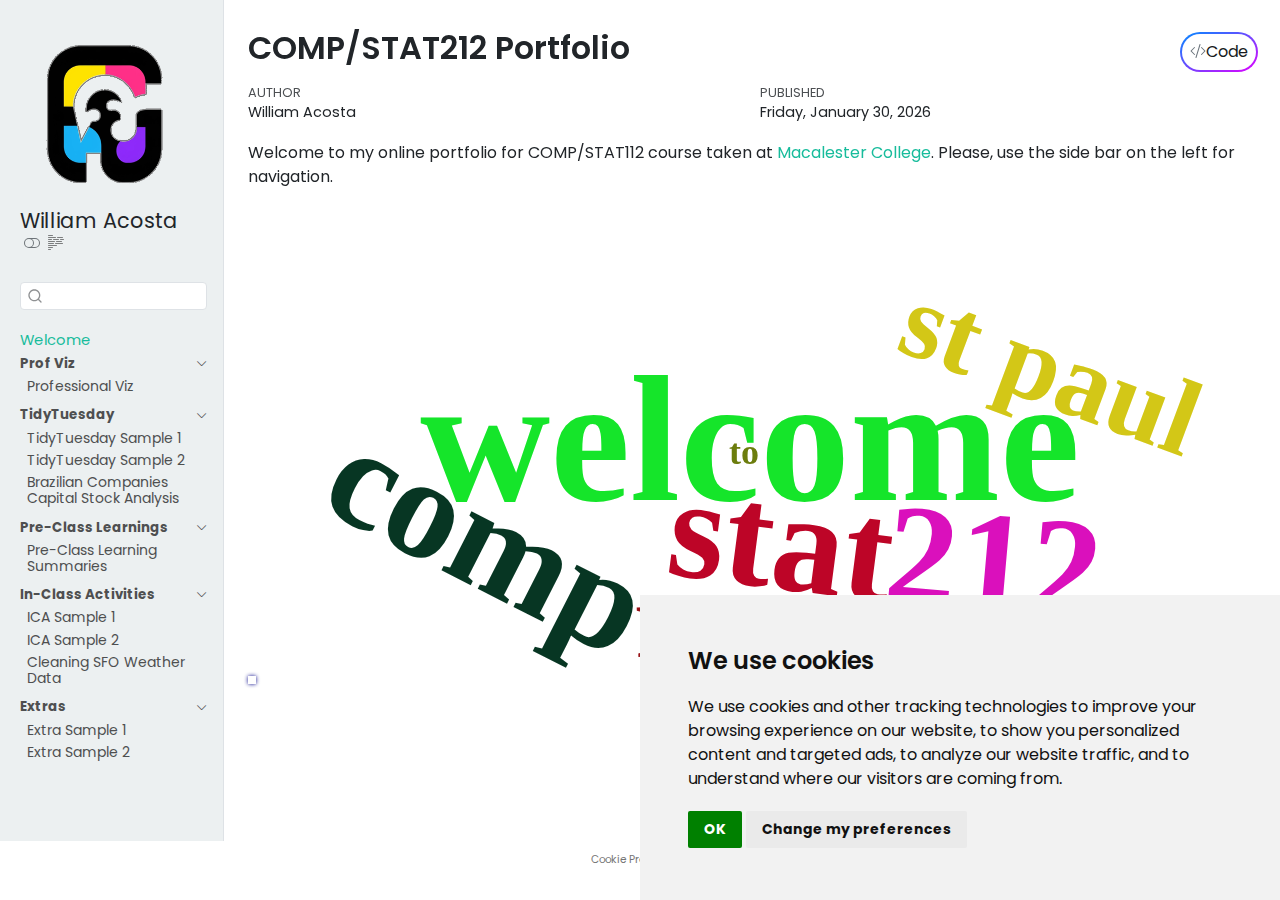
<file: index.html>
<!DOCTYPE html>
<html xmlns="http://www.w3.org/1999/xhtml" lang="en" xml:lang="en"><head>
<meta http-equiv="Content-Type" content="text/html; charset=UTF-8">
<meta charset="utf-8">
<meta name="generator" content="quarto-1.8.25">
<meta name="viewport" content="width=device-width, initial-scale=1.0, user-scalable=yes">
<meta name="author" content="William Acosta">
<title>COMP/STAT212 Portfolio</title>
<style>
code{white-space: pre-wrap;}
span.smallcaps{font-variant: small-caps;}
div.columns{display: flex; gap: min(4vw, 1.5em);}
div.column{flex: auto; overflow-x: auto;}
div.hanging-indent{margin-left: 1.5em; text-indent: -1.5em;}
ul.task-list{list-style: none;}
ul.task-list li input[type="checkbox"] {
  width: 0.8em;
  margin: 0 0.8em 0.2em -1em; /* quarto-specific, see https://github.com/quarto-dev/quarto-cli/issues/4556 */ 
  vertical-align: middle;
}
/* CSS for syntax highlighting */
html { -webkit-text-size-adjust: 100%; }
pre > code.sourceCode { white-space: pre; position: relative; }
pre > code.sourceCode > span { display: inline-block; line-height: 1.25; }
pre > code.sourceCode > span:empty { height: 1.2em; }
.sourceCode { overflow: visible; }
code.sourceCode > span { color: inherit; text-decoration: inherit; }
div.sourceCode { margin: 1em 0; }
pre.sourceCode { margin: 0; }
@media screen {
div.sourceCode { overflow: auto; }
}
@media print {
pre > code.sourceCode { white-space: pre-wrap; }
pre > code.sourceCode > span { text-indent: -5em; padding-left: 5em; }
}
pre.numberSource code
  { counter-reset: source-line 0; }
pre.numberSource code > span
  { position: relative; left: -4em; counter-increment: source-line; }
pre.numberSource code > span > a:first-child::before
  { content: counter(source-line);
    position: relative; left: -1em; text-align: right; vertical-align: baseline;
    border: none; display: inline-block;
    -webkit-touch-callout: none; -webkit-user-select: none;
    -khtml-user-select: none; -moz-user-select: none;
    -ms-user-select: none; user-select: none;
    padding: 0 4px; width: 4em;
  }
pre.numberSource { margin-left: 3em;  padding-left: 4px; }
div.sourceCode
  {   }
@media screen {
pre > code.sourceCode > span > a:first-child::before { text-decoration: underline; }
}
</style>

<script src="site_libs/quarto-nav/quarto-nav.js"></script>
<script src="site_libs/clipboard/clipboard.min.js"></script>
<script src="site_libs/quarto-search/autocomplete.umd.js"></script>
<script src="site_libs/quarto-search/fuse.min.js"></script>
<script src="site_libs/quarto-search/quarto-search.js"></script>
<meta name="quarto:offset" content="./">
<link href="./pv/pv-01.html" rel="next">
<script src="site_libs/cookie-consent/cookie-consent.js"></script>
<link href="site_libs/cookie-consent/cookie-consent.css" rel="stylesheet">
<script src="site_libs/quarto-html/quarto.js" type="module"></script>
<script src="site_libs/quarto-html/tabsets/tabsets.js" type="module"></script>
<script src="site_libs/quarto-html/axe/axe-check.js" type="module"></script>
<script src="site_libs/quarto-html/popper.min.js"></script>
<script src="site_libs/quarto-html/tippy.umd.min.js"></script>
<script src="site_libs/quarto-html/anchor.min.js"></script>
<link href="site_libs/quarto-html/tippy.css" rel="stylesheet">
<link href="site_libs/quarto-html/quarto-syntax-highlighting-7b89279ff1a6dce999919e0e67d4d9ec.css" rel="stylesheet" class="quarto-color-scheme" id="quarto-text-highlighting-styles">
<link href="site_libs/quarto-html/quarto-syntax-highlighting-dark-707d8167ce6003fca903bfe2be84ab7f.css" rel="stylesheet" class="quarto-color-scheme quarto-color-alternate" id="quarto-text-highlighting-styles">
<link href="site_libs/quarto-html/quarto-syntax-highlighting-7b89279ff1a6dce999919e0e67d4d9ec.css" rel="stylesheet" class="quarto-color-scheme-extra" id="quarto-text-highlighting-styles">
<script src="site_libs/bootstrap/bootstrap.min.js"></script>
<link href="site_libs/bootstrap/bootstrap-icons.css" rel="stylesheet">
<link href="site_libs/bootstrap/bootstrap-447330ed7f5b14f08626394f08367e28.min.css" rel="stylesheet" append-hash="true" class="quarto-color-scheme" id="quarto-bootstrap" data-mode="light">
<link href="site_libs/bootstrap/bootstrap-dark-b1525fc7443f827935229f0f56e36607.min.css" rel="stylesheet" append-hash="true" class="quarto-color-scheme quarto-color-alternate" id="quarto-bootstrap" data-mode="dark">
<link href="site_libs/bootstrap/bootstrap-447330ed7f5b14f08626394f08367e28.min.css" rel="stylesheet" append-hash="true" class="quarto-color-scheme-extra" id="quarto-bootstrap" data-mode="light"><script id="quarto-search-options" type="application/json">{
  "location": "sidebar",
  "copy-button": false,
  "collapse-after": 3,
  "panel-placement": "start",
  "type": "textbox",
  "limit": 50,
  "keyboard-shortcut": [
    "f",
    "/",
    "s"
  ],
  "show-item-context": false,
  "language": {
    "search-no-results-text": "No results",
    "search-matching-documents-text": "matching documents",
    "search-copy-link-title": "Copy link to search",
    "search-hide-matches-text": "Hide additional matches",
    "search-more-match-text": "more match in this document",
    "search-more-matches-text": "more matches in this document",
    "search-clear-button-title": "Clear",
    "search-text-placeholder": "",
    "search-detached-cancel-button-title": "Cancel",
    "search-submit-button-title": "Submit",
    "search-label": "Search"
  }
}</script><script type="text/javascript" charset="UTF-8">
document.addEventListener('DOMContentLoaded', function () {
cookieconsent.run({
  "notice_banner_type":"simple",
  "consent_type":"implied",
  "palette":"light",
  "language":"en",
  "page_load_consent_levels":["strictly-necessary","functionality","tracking","targeting"],
  "notice_banner_reject_button_hide":false,
  "preferences_center_close_button_hide":false,
  "website_name":""
  ,
"language":"en"
  });
});
</script><style>html{ scroll-behavior: smooth; }</style>
<link href="site_libs/htmltools-fill-0.5.8.1/fill.css" rel="stylesheet">
<script src="site_libs/htmlwidgets-1.6.4/htmlwidgets.js"></script><link href="site_libs/wordcloud2-0.0.1/wordcloud.css" rel="stylesheet">
<script src="site_libs/wordcloud2-0.0.1/wordcloud2-all.js"></script><script src="site_libs/wordcloud2-0.0.1/hover.js"></script><script src="site_libs/wordcloud2-binding-0.2.1/wordcloud2.js"></script><link rel="stylesheet" href="style/custom.css">
</head>
<body class="nav-sidebar docked quarto-light"><script id="quarto-html-before-body" type="application/javascript">
    const toggleBodyColorMode = (bsSheetEl) => {
      const mode = bsSheetEl.getAttribute("data-mode");
      const bodyEl = window.document.querySelector("body");
      if (mode === "dark") {
        bodyEl.classList.add("quarto-dark");
        bodyEl.classList.remove("quarto-light");
      } else {
        bodyEl.classList.add("quarto-light");
        bodyEl.classList.remove("quarto-dark");
      }
    }
    const toggleBodyColorPrimary = () => {
      const bsSheetEl = window.document.querySelector("link#quarto-bootstrap:not([rel=disabled-stylesheet])");
      if (bsSheetEl) {
        toggleBodyColorMode(bsSheetEl);
      }
    }
    const setColorSchemeToggle = (alternate) => {
      const toggles = window.document.querySelectorAll('.quarto-color-scheme-toggle');
      for (let i=0; i < toggles.length; i++) {
        const toggle = toggles[i];
        if (toggle) {
          if (alternate) {
            toggle.classList.add("alternate");
          } else {
            toggle.classList.remove("alternate");
          }
        }
      }
    };
    const toggleColorMode = (alternate) => {
      // Switch the stylesheets
      const primaryStylesheets = window.document.querySelectorAll('link.quarto-color-scheme:not(.quarto-color-alternate)');
      const alternateStylesheets = window.document.querySelectorAll('link.quarto-color-scheme.quarto-color-alternate');
      manageTransitions('#quarto-margin-sidebar .nav-link', false);
      if (alternate) {
        // note: dark is layered on light, we don't disable primary!
        enableStylesheet(alternateStylesheets);
        for (const sheetNode of alternateStylesheets) {
          if (sheetNode.id === "quarto-bootstrap") {
            toggleBodyColorMode(sheetNode);
          }
        }
      } else {
        disableStylesheet(alternateStylesheets);
        enableStylesheet(primaryStylesheets)
        toggleBodyColorPrimary();
      }
      manageTransitions('#quarto-margin-sidebar .nav-link', true);
      // Switch the toggles
      setColorSchemeToggle(alternate)
      // Hack to workaround the fact that safari doesn't
      // properly recolor the scrollbar when toggling (#1455)
      if (navigator.userAgent.indexOf('Safari') > 0 && navigator.userAgent.indexOf('Chrome') == -1) {
        manageTransitions("body", false);
        window.scrollTo(0, 1);
        setTimeout(() => {
          window.scrollTo(0, 0);
          manageTransitions("body", true);
        }, 40);
      }
    }
    const disableStylesheet = (stylesheets) => {
      for (let i=0; i < stylesheets.length; i++) {
        const stylesheet = stylesheets[i];
        stylesheet.rel = 'disabled-stylesheet';
      }
    }
    const enableStylesheet = (stylesheets) => {
      for (let i=0; i < stylesheets.length; i++) {
        const stylesheet = stylesheets[i];
        if(stylesheet.rel !== 'stylesheet') { // for Chrome, which will still FOUC without this check
          stylesheet.rel = 'stylesheet';
        }
      }
    }
    const manageTransitions = (selector, allowTransitions) => {
      const els = window.document.querySelectorAll(selector);
      for (let i=0; i < els.length; i++) {
        const el = els[i];
        if (allowTransitions) {
          el.classList.remove('notransition');
        } else {
          el.classList.add('notransition');
        }
      }
    }
    const isFileUrl = () => {
      return window.location.protocol === 'file:';
    }
    const hasAlternateSentinel = () => {
      let styleSentinel = getColorSchemeSentinel();
      if (styleSentinel !== null) {
        return styleSentinel === "alternate";
      } else {
        return false;
      }
    }
    const setStyleSentinel = (alternate) => {
      const value = alternate ? "alternate" : "default";
      if (!isFileUrl()) {
        window.localStorage.setItem("quarto-color-scheme", value);
      } else {
        localAlternateSentinel = value;
      }
    }
    const getColorSchemeSentinel = () => {
      if (!isFileUrl()) {
        const storageValue = window.localStorage.getItem("quarto-color-scheme");
        return storageValue != null ? storageValue : localAlternateSentinel;
      } else {
        return localAlternateSentinel;
      }
    }
    const toggleGiscusIfUsed = (isAlternate, darkModeDefault) => {
      const baseTheme = document.querySelector('#giscus-base-theme')?.value ?? 'light';
      const alternateTheme = document.querySelector('#giscus-alt-theme')?.value ?? 'dark';
      let newTheme = '';
      if(authorPrefersDark) {
        newTheme = isAlternate ? baseTheme : alternateTheme;
      } else {
        newTheme = isAlternate ? alternateTheme : baseTheme;
      }
      const changeGiscusTheme = () => {
        // From: https://github.com/giscus/giscus/issues/336
        const sendMessage = (message) => {
          const iframe = document.querySelector('iframe.giscus-frame');
          if (!iframe) return;
          iframe.contentWindow.postMessage({ giscus: message }, 'https://giscus.app');
        }
        sendMessage({
          setConfig: {
            theme: newTheme
          }
        });
      }
      const isGiscussLoaded = window.document.querySelector('iframe.giscus-frame') !== null;
      if (isGiscussLoaded) {
        changeGiscusTheme();
      }
    };
    const authorPrefersDark = false;
    const darkModeDefault = authorPrefersDark;
      document.querySelector('link#quarto-text-highlighting-styles.quarto-color-scheme-extra').rel = 'disabled-stylesheet';
      document.querySelector('link#quarto-bootstrap.quarto-color-scheme-extra').rel = 'disabled-stylesheet';
    let localAlternateSentinel = darkModeDefault ? 'alternate' : 'default';
    // Dark / light mode switch
    window.quartoToggleColorScheme = () => {
      // Read the current dark / light value
      let toAlternate = !hasAlternateSentinel();
      toggleColorMode(toAlternate);
      setStyleSentinel(toAlternate);
      toggleGiscusIfUsed(toAlternate, darkModeDefault);
      window.dispatchEvent(new Event('resize'));
    };
    // Switch to dark mode if need be
    if (hasAlternateSentinel()) {
      toggleColorMode(true);
    } else {
      toggleColorMode(false);
    }
  </script>

<div id="quarto-search-results"></div>
  <header id="quarto-header" class="headroom fixed-top"><nav class="quarto-secondary-nav"><div class="container-fluid d-flex">
      <button type="button" class="quarto-btn-toggle btn" data-bs-toggle="collapse" role="button" data-bs-target=".quarto-sidebar-collapse-item" aria-controls="quarto-sidebar" aria-expanded="false" aria-label="Toggle sidebar navigation" onclick="if (window.quartoToggleHeadroom) { window.quartoToggleHeadroom(); }">
        <i class="bi bi-layout-text-sidebar-reverse"></i>
      </button>
        <nav class="quarto-page-breadcrumbs" aria-label="breadcrumb"><ol class="breadcrumb"><li class="breadcrumb-item"><a href="./index.html"><span class="chapter-title">Welcome</span></a></li></ol></nav>
        <a class="flex-grow-1" role="navigation" data-bs-toggle="collapse" data-bs-target=".quarto-sidebar-collapse-item" aria-controls="quarto-sidebar" aria-expanded="false" aria-label="Toggle sidebar navigation" onclick="if (window.quartoToggleHeadroom) { window.quartoToggleHeadroom(); }">      
        </a>
      <button type="button" class="btn quarto-search-button" aria-label="Search" onclick="window.quartoOpenSearch();">
        <i class="bi bi-search"></i>
      </button>
    </div>
  </nav></header><!-- content --><div id="quarto-content" class="quarto-container page-columns page-rows-contents page-layout-full">
<!-- sidebar -->
  <nav id="quarto-sidebar" class="sidebar collapse collapse-horizontal quarto-sidebar-collapse-item sidebar-navigation docked overflow-auto"><div class="pt-lg-2 mt-2 text-left sidebar-header sidebar-header-stacked">
      <a href="./index.html" class="sidebar-logo-link">
      <img src="./assets/sidebar-logo.png" alt="Random negative space illustration" class="sidebar-logo light-content py-0 d-lg-inline d-none"><img src="./assets/sidebar-logo.png" alt="Random negative space illustration" class="sidebar-logo dark-content py-0 d-lg-inline d-none"></a>
    <div class="sidebar-title mb-0 py-0">
      <a href="./">William Acosta</a> 
        <div class="sidebar-tools-main">
  <a href="" class="quarto-color-scheme-toggle quarto-navigation-tool  px-1" onclick="window.quartoToggleColorScheme(); return false;" title="Toggle dark mode"><i class="bi"></i></a>
  <a href="" class="quarto-reader-toggle quarto-navigation-tool px-1" onclick="window.quartoToggleReader(); return false;" title="Toggle reader mode">
  <div class="quarto-reader-toggle-btn">
  <i class="bi"></i>
  </div>
</a>
</div>
    </div>
      </div>
        <div class="mt-2 flex-shrink-0 align-items-center">
        <div class="sidebar-search">
        <div id="quarto-search" class="" title="Search"></div>
        </div>
        </div>
    <div class="sidebar-menu-container"> 
    <ul class="list-unstyled mt-1">
<li class="sidebar-item">
  <div class="sidebar-item-container"> 
  <a href="./index.html" class="sidebar-item-text sidebar-link active"><span class="chapter-title">Welcome</span></a>
  </div>
</li>
        <li class="sidebar-item sidebar-item-section">
      <div class="sidebar-item-container"> 
            <a class="sidebar-item-text sidebar-link text-start" data-bs-toggle="collapse" data-bs-target="#quarto-sidebar-section-1" role="navigation" aria-expanded="true">
 <span class="menu-text">Prof Viz</span></a>
          <a class="sidebar-item-toggle text-start" data-bs-toggle="collapse" data-bs-target="#quarto-sidebar-section-1" role="navigation" aria-expanded="true" aria-label="Toggle section">
            <i class="bi bi-chevron-right ms-2"></i>
          </a> 
      </div>
      <ul id="quarto-sidebar-section-1" class="collapse list-unstyled sidebar-section depth1 show">
<li class="sidebar-item">
  <div class="sidebar-item-container"> 
  <a href="./pv/pv-01.html" class="sidebar-item-text sidebar-link"><span class="chapter-title">Professional Viz</span></a>
  </div>
</li>
      </ul>
</li>
        <li class="sidebar-item sidebar-item-section">
      <div class="sidebar-item-container"> 
            <a class="sidebar-item-text sidebar-link text-start" data-bs-toggle="collapse" data-bs-target="#quarto-sidebar-section-2" role="navigation" aria-expanded="true">
 <span class="menu-text">TidyTuesday</span></a>
          <a class="sidebar-item-toggle text-start" data-bs-toggle="collapse" data-bs-target="#quarto-sidebar-section-2" role="navigation" aria-expanded="true" aria-label="Toggle section">
            <i class="bi bi-chevron-right ms-2"></i>
          </a> 
      </div>
      <ul id="quarto-sidebar-section-2" class="collapse list-unstyled sidebar-section depth1 show">
<li class="sidebar-item">
  <div class="sidebar-item-container"> 
  <a href="./tt/2025-07-08.html" class="sidebar-item-text sidebar-link"><span class="chapter-title">TidyTuesday Sample 1</span></a>
  </div>
</li>
          <li class="sidebar-item">
  <div class="sidebar-item-container"> 
  <a href="./tt/2025-07-15.html" class="sidebar-item-text sidebar-link"><span class="chapter-title">TidyTuesday Sample 2</span></a>
  </div>
</li>
          <li class="sidebar-item">
  <div class="sidebar-item-container"> 
  <a href="./tt/tt-01-27.html" class="sidebar-item-text sidebar-link"><span class="chapter-title">Brazilian Companies Capital Stock Analysis</span></a>
  </div>
</li>
      </ul>
</li>
        <li class="sidebar-item sidebar-item-section">
      <div class="sidebar-item-container"> 
            <a class="sidebar-item-text sidebar-link text-start" data-bs-toggle="collapse" data-bs-target="#quarto-sidebar-section-3" role="navigation" aria-expanded="true">
 <span class="menu-text">Pre-Class Learnings</span></a>
          <a class="sidebar-item-toggle text-start" data-bs-toggle="collapse" data-bs-target="#quarto-sidebar-section-3" role="navigation" aria-expanded="true" aria-label="Toggle section">
            <i class="bi bi-chevron-right ms-2"></i>
          </a> 
      </div>
      <ul id="quarto-sidebar-section-3" class="collapse list-unstyled sidebar-section depth1 show">
<li class="sidebar-item">
  <div class="sidebar-item-container"> 
  <a href="./pcl/pcl.html" class="sidebar-item-text sidebar-link"><span class="chapter-title">Pre-Class Learning Summaries</span></a>
  </div>
</li>
      </ul>
</li>
        <li class="sidebar-item sidebar-item-section">
      <div class="sidebar-item-container"> 
            <a class="sidebar-item-text sidebar-link text-start" data-bs-toggle="collapse" data-bs-target="#quarto-sidebar-section-4" role="navigation" aria-expanded="true">
 <span class="menu-text">In-Class Activities</span></a>
          <a class="sidebar-item-toggle text-start" data-bs-toggle="collapse" data-bs-target="#quarto-sidebar-section-4" role="navigation" aria-expanded="true" aria-label="Toggle section">
            <i class="bi bi-chevron-right ms-2"></i>
          </a> 
      </div>
      <ul id="quarto-sidebar-section-4" class="collapse list-unstyled sidebar-section depth1 show">
<li class="sidebar-item">
  <div class="sidebar-item-container"> 
  <a href="./ica/ica-sample1.html" class="sidebar-item-text sidebar-link"><span class="chapter-title">ICA Sample 1</span></a>
  </div>
</li>
          <li class="sidebar-item">
  <div class="sidebar-item-container"> 
  <a href="./ica/ica-sample2.html" class="sidebar-item-text sidebar-link"><span class="chapter-title">ICA Sample 2</span></a>
  </div>
</li>
          <li class="sidebar-item">
  <div class="sidebar-item-container"> 
  <a href="./ica/cleaning.html" class="sidebar-item-text sidebar-link"><span class="chapter-title">Cleaning SFO Weather Data</span></a>
  </div>
</li>
      </ul>
</li>
        <li class="sidebar-item sidebar-item-section">
      <div class="sidebar-item-container"> 
            <a class="sidebar-item-text sidebar-link text-start" data-bs-toggle="collapse" data-bs-target="#quarto-sidebar-section-5" role="navigation" aria-expanded="true">
 <span class="menu-text">Extras</span></a>
          <a class="sidebar-item-toggle text-start" data-bs-toggle="collapse" data-bs-target="#quarto-sidebar-section-5" role="navigation" aria-expanded="true" aria-label="Toggle section">
            <i class="bi bi-chevron-right ms-2"></i>
          </a> 
      </div>
      <ul id="quarto-sidebar-section-5" class="collapse list-unstyled sidebar-section depth1 show">
<li class="sidebar-item">
  <div class="sidebar-item-container"> 
  <a href="./extra/extra-sample1.html" class="sidebar-item-text sidebar-link"><span class="chapter-title">Extra Sample 1</span></a>
  </div>
</li>
          <li class="sidebar-item">
  <div class="sidebar-item-container"> 
  <a href="./extra/extra-sample2.html" class="sidebar-item-text sidebar-link"><span class="chapter-title">Extra Sample 2</span></a>
  </div>
</li>
      </ul>
</li>
    </ul>
</div>
</nav><div id="quarto-sidebar-glass" class="quarto-sidebar-collapse-item" data-bs-toggle="collapse" data-bs-target=".quarto-sidebar-collapse-item"></div>
<!-- margin-sidebar -->
    <div id="quarto-margin-sidebar" class="sidebar margin-sidebar zindex-bottom">
        
    </div>
<!-- main -->
<main class="content column-page-right" id="quarto-document-content"><header id="title-block-header" class="quarto-title-block default"><div class="quarto-title">
<div class="quarto-title-block"><div><h1 class="title">COMP/STAT212 Portfolio</h1><button type="button" class="btn code-tools-button" id="quarto-code-tools-source"><i class="bi"></i> Code</button></div></div>
</div>



<div class="quarto-title-meta column-page-right">

    <div>
    <div class="quarto-title-meta-heading">Author</div>
    <div class="quarto-title-meta-contents">
             <p>William Acosta </p>
          </div>
  </div>
    
    <div>
    <div class="quarto-title-meta-heading">Published</div>
    <div class="quarto-title-meta-contents">
      <p class="date">Friday, January 30, 2026</p>
    </div>
  </div>
  
    
  </div>
  


</header><p>Welcome to my online portfolio for COMP/STAT112 course taken at <a href="https://www.macalester.edu/">Macalester College</a>. Please, use the side bar on the left for navigation.</p>
<div class="cell">
<div class="cell-output-display">
<div class="wordcloud2 html-widget html-fill-item" id="htmlwidget-1b1551f676ecf7f4628d" style="width:100%;height:464px;"></div>
<script type="application/json" data-for="htmlwidget-1b1551f676ecf7f4628d">{"x":{"word":["welcome","to","comp","stat","212","mac","st paul"],"freq":[10,2,8,8,8,6,6],"fontFamily":"Segoe UI","fontWeight":"bold","color":"random-dark","minSize":0,"weightFactor":18,"backgroundColor":"white","gridSize":0,"minRotation":-0.7853981633974483,"maxRotation":0.7853981633974483,"shuffle":true,"rotateRatio":0.4,"shape":"cardioid","ellipticity":0.65,"figBase64":null,"hover":null},"evals":[],"jsHooks":{"render":[{"code":"function(el,x){\n                        console.log(123);\n                        if(!iii){\n                          window.location.reload();\n                          iii = False;\n\n                        }\n  }","data":null}]}}</script>
</div>
</div>


<!-- -->


</main><!-- /main --><script id="quarto-html-after-body" type="application/javascript">
  window.document.addEventListener("DOMContentLoaded", function (event) {
    // Ensure there is a toggle, if there isn't float one in the top right
    if (window.document.querySelector('.quarto-color-scheme-toggle') === null) {
      const a = window.document.createElement('a');
      a.classList.add('top-right');
      a.classList.add('quarto-color-scheme-toggle');
      a.href = "";
      a.onclick = function() { try { window.quartoToggleColorScheme(); } catch {} return false; };
      const i = window.document.createElement("i");
      i.classList.add('bi');
      a.appendChild(i);
      window.document.body.appendChild(a);
    }
    setColorSchemeToggle(hasAlternateSentinel())
    const icon = "";
    const anchorJS = new window.AnchorJS();
    anchorJS.options = {
      placement: 'right',
      icon: icon
    };
    anchorJS.add('.anchored');
    const isCodeAnnotation = (el) => {
      for (const clz of el.classList) {
        if (clz.startsWith('code-annotation-')) {                     
          return true;
        }
      }
      return false;
    }
    const onCopySuccess = function(e) {
      // button target
      const button = e.trigger;
      // don't keep focus
      button.blur();
      // flash "checked"
      button.classList.add('code-copy-button-checked');
      var currentTitle = button.getAttribute("title");
      button.setAttribute("title", "Copied!");
      let tooltip;
      if (window.bootstrap) {
        button.setAttribute("data-bs-toggle", "tooltip");
        button.setAttribute("data-bs-placement", "left");
        button.setAttribute("data-bs-title", "Copied!");
        tooltip = new bootstrap.Tooltip(button, 
          { trigger: "manual", 
            customClass: "code-copy-button-tooltip",
            offset: [0, -8]});
        tooltip.show();    
      }
      setTimeout(function() {
        if (tooltip) {
          tooltip.hide();
          button.removeAttribute("data-bs-title");
          button.removeAttribute("data-bs-toggle");
          button.removeAttribute("data-bs-placement");
        }
        button.setAttribute("title", currentTitle);
        button.classList.remove('code-copy-button-checked');
      }, 1000);
      // clear code selection
      e.clearSelection();
    }
    const getTextToCopy = function(trigger) {
      const outerScaffold = trigger.parentElement.cloneNode(true);
      const codeEl = outerScaffold.querySelector('code');
      for (const childEl of codeEl.children) {
        if (isCodeAnnotation(childEl)) {
          childEl.remove();
        }
      }
      return codeEl.innerText;
    }
    const clipboard = new window.ClipboardJS('.code-copy-button:not([data-in-quarto-modal])', {
      text: getTextToCopy
    });
    clipboard.on('success', onCopySuccess);
    if (window.document.getElementById('quarto-embedded-source-code-modal')) {
      const clipboardModal = new window.ClipboardJS('.code-copy-button[data-in-quarto-modal]', {
        text: getTextToCopy,
        container: window.document.getElementById('quarto-embedded-source-code-modal')
      });
      clipboardModal.on('success', onCopySuccess);
    }
    const viewSource = window.document.getElementById('quarto-view-source') ||
                       window.document.getElementById('quarto-code-tools-source');
    if (viewSource) {
      const sourceUrl = viewSource.getAttribute("data-quarto-source-url");
      viewSource.addEventListener("click", function(e) {
        if (sourceUrl) {
          // rstudio viewer pane
          if (/\bcapabilities=\b/.test(window.location)) {
            window.open(sourceUrl);
          } else {
            window.location.href = sourceUrl;
          }
        } else {
          const modal = new bootstrap.Modal(document.getElementById('quarto-embedded-source-code-modal'));
          modal.show();
        }
        return false;
      });
    }
    function toggleCodeHandler(show) {
      return function(e) {
        const detailsSrc = window.document.querySelectorAll(".cell > details > .sourceCode");
        for (let i=0; i<detailsSrc.length; i++) {
          const details = detailsSrc[i].parentElement;
          if (show) {
            details.open = true;
          } else {
            details.removeAttribute("open");
          }
        }
        const cellCodeDivs = window.document.querySelectorAll(".cell > .sourceCode");
        const fromCls = show ? "hidden" : "unhidden";
        const toCls = show ? "unhidden" : "hidden";
        for (let i=0; i<cellCodeDivs.length; i++) {
          const codeDiv = cellCodeDivs[i];
          if (codeDiv.classList.contains(fromCls)) {
            codeDiv.classList.remove(fromCls);
            codeDiv.classList.add(toCls);
          } 
        }
        return false;
      }
    }
    const hideAllCode = window.document.getElementById("quarto-hide-all-code");
    if (hideAllCode) {
      hideAllCode.addEventListener("click", toggleCodeHandler(false));
    }
    const showAllCode = window.document.getElementById("quarto-show-all-code");
    if (showAllCode) {
      showAllCode.addEventListener("click", toggleCodeHandler(true));
    }
      var localhostRegex = new RegExp(/^(?:http|https):\/\/localhost\:?[0-9]*\//);
      var mailtoRegex = new RegExp(/^mailto:/);
        var filterRegex = new RegExp('/' + window.location.host + '/');
      var isInternal = (href) => {
          return filterRegex.test(href) || localhostRegex.test(href) || mailtoRegex.test(href);
      }
      // Inspect non-navigation links and adorn them if external
     var links = window.document.querySelectorAll('a[href]:not(.nav-link):not(.navbar-brand):not(.toc-action):not(.sidebar-link):not(.sidebar-item-toggle):not(.pagination-link):not(.no-external):not([aria-hidden]):not(.dropdown-item):not(.quarto-navigation-tool):not(.about-link)');
      for (var i=0; i<links.length; i++) {
        const link = links[i];
        if (!isInternal(link.href)) {
          // undo the damage that might have been done by quarto-nav.js in the case of
          // links that we want to consider external
          if (link.dataset.originalHref !== undefined) {
            link.href = link.dataset.originalHref;
          }
            // target, if specified
            link.setAttribute("target", "_blank");
            if (link.getAttribute("rel") === null) {
              link.setAttribute("rel", "noopener");
            }
        }
      }
    function tippyHover(el, contentFn, onTriggerFn, onUntriggerFn) {
      const config = {
        allowHTML: true,
        maxWidth: 500,
        delay: 100,
        arrow: false,
        appendTo: function(el) {
            return el.parentElement;
        },
        interactive: true,
        interactiveBorder: 10,
        theme: 'quarto',
        placement: 'bottom-start',
      };
      if (contentFn) {
        config.content = contentFn;
      }
      if (onTriggerFn) {
        config.onTrigger = onTriggerFn;
      }
      if (onUntriggerFn) {
        config.onUntrigger = onUntriggerFn;
      }
      window.tippy(el, config); 
    }
    const noterefs = window.document.querySelectorAll('a[role="doc-noteref"]');
    for (var i=0; i<noterefs.length; i++) {
      const ref = noterefs[i];
      tippyHover(ref, function() {
        // use id or data attribute instead here
        let href = ref.getAttribute('data-footnote-href') || ref.getAttribute('href');
        try { href = new URL(href).hash; } catch {}
        const id = href.replace(/^#\/?/, "");
        const note = window.document.getElementById(id);
        if (note) {
          return note.innerHTML;
        } else {
          return "";
        }
      });
    }
    const xrefs = window.document.querySelectorAll('a.quarto-xref');
    const processXRef = (id, note) => {
      // Strip column container classes
      const stripColumnClz = (el) => {
        el.classList.remove("page-full", "page-columns");
        if (el.children) {
          for (const child of el.children) {
            stripColumnClz(child);
          }
        }
      }
      stripColumnClz(note)
      if (id === null || id.startsWith('sec-')) {
        // Special case sections, only their first couple elements
        const container = document.createElement("div");
        if (note.children && note.children.length > 2) {
          container.appendChild(note.children[0].cloneNode(true));
          for (let i = 1; i < note.children.length; i++) {
            const child = note.children[i];
            if (child.tagName === "P" && child.innerText === "") {
              continue;
            } else {
              container.appendChild(child.cloneNode(true));
              break;
            }
          }
          if (window.Quarto?.typesetMath) {
            window.Quarto.typesetMath(container);
          }
          return container.innerHTML
        } else {
          if (window.Quarto?.typesetMath) {
            window.Quarto.typesetMath(note);
          }
          return note.innerHTML;
        }
      } else {
        // Remove any anchor links if they are present
        const anchorLink = note.querySelector('a.anchorjs-link');
        if (anchorLink) {
          anchorLink.remove();
        }
        if (window.Quarto?.typesetMath) {
          window.Quarto.typesetMath(note);
        }
        if (note.classList.contains("callout")) {
          return note.outerHTML;
        } else {
          return note.innerHTML;
        }
      }
    }
    for (var i=0; i<xrefs.length; i++) {
      const xref = xrefs[i];
      tippyHover(xref, undefined, function(instance) {
        instance.disable();
        let url = xref.getAttribute('href');
        let hash = undefined; 
        if (url.startsWith('#')) {
          hash = url;
        } else {
          try { hash = new URL(url).hash; } catch {}
        }
        if (hash) {
          const id = hash.replace(/^#\/?/, "");
          const note = window.document.getElementById(id);
          if (note !== null) {
            try {
              const html = processXRef(id, note.cloneNode(true));
              instance.setContent(html);
            } finally {
              instance.enable();
              instance.show();
            }
          } else {
            // See if we can fetch this
            fetch(url.split('#')[0])
            .then(res => res.text())
            .then(html => {
              const parser = new DOMParser();
              const htmlDoc = parser.parseFromString(html, "text/html");
              const note = htmlDoc.getElementById(id);
              if (note !== null) {
                const html = processXRef(id, note);
                instance.setContent(html);
              } 
            }).finally(() => {
              instance.enable();
              instance.show();
            });
          }
        } else {
          // See if we can fetch a full url (with no hash to target)
          // This is a special case and we should probably do some content thinning / targeting
          fetch(url)
          .then(res => res.text())
          .then(html => {
            const parser = new DOMParser();
            const htmlDoc = parser.parseFromString(html, "text/html");
            const note = htmlDoc.querySelector('main.content');
            if (note !== null) {
              // This should only happen for chapter cross references
              // (since there is no id in the URL)
              // remove the first header
              if (note.children.length > 0 && note.children[0].tagName === "HEADER") {
                note.children[0].remove();
              }
              const html = processXRef(null, note);
              instance.setContent(html);
            } 
          }).finally(() => {
            instance.enable();
            instance.show();
          });
        }
      }, function(instance) {
      });
    }
        let selectedAnnoteEl;
        const selectorForAnnotation = ( cell, annotation) => {
          let cellAttr = 'data-code-cell="' + cell + '"';
          let lineAttr = 'data-code-annotation="' +  annotation + '"';
          const selector = 'span[' + cellAttr + '][' + lineAttr + ']';
          return selector;
        }
        const selectCodeLines = (annoteEl) => {
          const doc = window.document;
          const targetCell = annoteEl.getAttribute("data-target-cell");
          const targetAnnotation = annoteEl.getAttribute("data-target-annotation");
          const annoteSpan = window.document.querySelector(selectorForAnnotation(targetCell, targetAnnotation));
          const lines = annoteSpan.getAttribute("data-code-lines").split(",");
          const lineIds = lines.map((line) => {
            return targetCell + "-" + line;
          })
          let top = null;
          let height = null;
          let parent = null;
          if (lineIds.length > 0) {
              //compute the position of the single el (top and bottom and make a div)
              const el = window.document.getElementById(lineIds[0]);
              top = el.offsetTop;
              height = el.offsetHeight;
              parent = el.parentElement.parentElement;
            if (lineIds.length > 1) {
              const lastEl = window.document.getElementById(lineIds[lineIds.length - 1]);
              const bottom = lastEl.offsetTop + lastEl.offsetHeight;
              height = bottom - top;
            }
            if (top !== null && height !== null && parent !== null) {
              // cook up a div (if necessary) and position it 
              let div = window.document.getElementById("code-annotation-line-highlight");
              if (div === null) {
                div = window.document.createElement("div");
                div.setAttribute("id", "code-annotation-line-highlight");
                div.style.position = 'absolute';
                parent.appendChild(div);
              }
              div.style.top = top - 2 + "px";
              div.style.height = height + 4 + "px";
              div.style.left = 0;
              let gutterDiv = window.document.getElementById("code-annotation-line-highlight-gutter");
              if (gutterDiv === null) {
                gutterDiv = window.document.createElement("div");
                gutterDiv.setAttribute("id", "code-annotation-line-highlight-gutter");
                gutterDiv.style.position = 'absolute';
                const codeCell = window.document.getElementById(targetCell);
                const gutter = codeCell.querySelector('.code-annotation-gutter');
                gutter.appendChild(gutterDiv);
              }
              gutterDiv.style.top = top - 2 + "px";
              gutterDiv.style.height = height + 4 + "px";
            }
            selectedAnnoteEl = annoteEl;
          }
        };
        const unselectCodeLines = () => {
          const elementsIds = ["code-annotation-line-highlight", "code-annotation-line-highlight-gutter"];
          elementsIds.forEach((elId) => {
            const div = window.document.getElementById(elId);
            if (div) {
              div.remove();
            }
          });
          selectedAnnoteEl = undefined;
        };
          // Handle positioning of the toggle
      window.addEventListener(
        "resize",
        throttle(() => {
          elRect = undefined;
          if (selectedAnnoteEl) {
            selectCodeLines(selectedAnnoteEl);
          }
        }, 10)
      );
      function throttle(fn, ms) {
      let throttle = false;
      let timer;
        return (...args) => {
          if(!throttle) { // first call gets through
              fn.apply(this, args);
              throttle = true;
          } else { // all the others get throttled
              if(timer) clearTimeout(timer); // cancel #2
              timer = setTimeout(() => {
                fn.apply(this, args);
                timer = throttle = false;
              }, ms);
          }
        };
      }
        // Attach click handler to the DT
        const annoteDls = window.document.querySelectorAll('dt[data-target-cell]');
        for (const annoteDlNode of annoteDls) {
          annoteDlNode.addEventListener('click', (event) => {
            const clickedEl = event.target;
            if (clickedEl !== selectedAnnoteEl) {
              unselectCodeLines();
              const activeEl = window.document.querySelector('dt[data-target-cell].code-annotation-active');
              if (activeEl) {
                activeEl.classList.remove('code-annotation-active');
              }
              selectCodeLines(clickedEl);
              clickedEl.classList.add('code-annotation-active');
            } else {
              // Unselect the line
              unselectCodeLines();
              clickedEl.classList.remove('code-annotation-active');
            }
          });
        }
    const findCites = (el) => {
      const parentEl = el.parentElement;
      if (parentEl) {
        const cites = parentEl.dataset.cites;
        if (cites) {
          return {
            el,
            cites: cites.split(' ')
          };
        } else {
          return findCites(el.parentElement)
        }
      } else {
        return undefined;
      }
    };
    var bibliorefs = window.document.querySelectorAll('a[role="doc-biblioref"]');
    for (var i=0; i<bibliorefs.length; i++) {
      const ref = bibliorefs[i];
      const citeInfo = findCites(ref);
      if (citeInfo) {
        tippyHover(citeInfo.el, function() {
          var popup = window.document.createElement('div');
          citeInfo.cites.forEach(function(cite) {
            var citeDiv = window.document.createElement('div');
            citeDiv.classList.add('hanging-indent');
            citeDiv.classList.add('csl-entry');
            var biblioDiv = window.document.getElementById('ref-' + cite);
            if (biblioDiv) {
              citeDiv.innerHTML = biblioDiv.innerHTML;
            }
            popup.appendChild(citeDiv);
          });
          return popup.innerHTML;
        });
      }
    }
  });
  </script><nav class="page-navigation column-page-right"><div class="nav-page nav-page-previous">
  </div>
  <div class="nav-page nav-page-next">
      <a href="./pv/pv-01.html" class="pagination-link" aria-label="Professional Viz">
        <span class="nav-page-text"><span class="chapter-title">Professional Viz</span></span> <i class="bi bi-arrow-right-short"></i>
      </a>
  </div>
</nav><div class="modal fade" id="quarto-embedded-source-code-modal" tabindex="-1" aria-labelledby="quarto-embedded-source-code-modal-label" aria-hidden="true"><div class="modal-dialog modal-dialog-scrollable"><div class="modal-content"><div class="modal-header"><h5 class="modal-title" id="quarto-embedded-source-code-modal-label">Source Code</h5><button class="btn-close" data-bs-dismiss="modal"></button></div><div class="modal-body"><div class="">
<div class="code-copy-outer-scaffold"><div class="sourceCode" id="cb1" data-shortcodes="false"><pre class="sourceCode numberSource markdown number-lines code-with-copy"><code class="sourceCode markdown"><span id="cb1-1"><a href="#cb1-1"></a><span class="co">---</span></span>
<span id="cb1-2"><a href="#cb1-2"></a><span class="an">title:</span><span class="co"> "Welcome"</span></span>
<span id="cb1-3"><a href="#cb1-3"></a><span class="co">---</span></span>
<span id="cb1-4"><a href="#cb1-4"></a></span>
<span id="cb1-5"><a href="#cb1-5"></a></span>
<span id="cb1-6"><a href="#cb1-6"></a>Welcome to my online portfolio for COMP/STAT112 course taken at <span class="co">[</span><span class="ot">Macalester College</span><span class="co">](https://www.macalester.edu/)</span>.  Please, use the side bar on the left for navigation.</span>
<span id="cb1-7"><a href="#cb1-7"></a></span>
<span id="cb1-10"><a href="#cb1-10"></a><span class="in">```{r}</span></span>
<span id="cb1-11"><a href="#cb1-11"></a><span class="co">#| output: false</span></span>
<span id="cb1-12"><a href="#cb1-12"></a><span class="co">#| echo: false</span></span>
<span id="cb1-13"><a href="#cb1-13"></a></span>
<span id="cb1-14"><a href="#cb1-14"></a>packages <span class="ot">&lt;-</span> <span class="fu">c</span>(<span class="st">"wordcloud2"</span>, <span class="st">"here"</span>)</span>
<span id="cb1-15"><a href="#cb1-15"></a><span class="in">```</span></span>
<span id="cb1-16"><a href="#cb1-16"></a></span>
<span id="cb1-19"><a href="#cb1-19"></a><span class="in">```{r}</span></span>
<span id="cb1-20"><a href="#cb1-20"></a><span class="co">#| output: false</span></span>
<span id="cb1-21"><a href="#cb1-21"></a><span class="co">#| echo: false</span></span>
<span id="cb1-22"><a href="#cb1-22"></a></span>
<span id="cb1-23"><a href="#cb1-23"></a><span class="fu">install.packages</span>(<span class="fu">setdiff</span>(packages, <span class="fu">rownames</span>(<span class="fu">installed.packages</span>())), <span class="at">repos =</span> <span class="st">"http://cran.us.r-project.org"</span>)</span>
<span id="cb1-24"><a href="#cb1-24"></a><span class="in">```</span></span>
<span id="cb1-25"><a href="#cb1-25"></a></span>
<span id="cb1-28"><a href="#cb1-28"></a><span class="in">```{r}</span></span>
<span id="cb1-29"><a href="#cb1-29"></a><span class="co">#| output: false</span></span>
<span id="cb1-30"><a href="#cb1-30"></a><span class="co">#| echo: false</span></span>
<span id="cb1-31"><a href="#cb1-31"></a><span class="co">#| message: false</span></span>
<span id="cb1-32"><a href="#cb1-32"></a></span>
<span id="cb1-33"><a href="#cb1-33"></a><span class="fu">lapply</span>(packages, require, <span class="at">character.only =</span> <span class="cn">TRUE</span>)</span>
<span id="cb1-34"><a href="#cb1-34"></a><span class="in">```</span></span>
<span id="cb1-35"><a href="#cb1-35"></a></span>
<span id="cb1-38"><a href="#cb1-38"></a><span class="in">```{r}</span></span>
<span id="cb1-39"><a href="#cb1-39"></a><span class="co">#| output: false</span></span>
<span id="cb1-40"><a href="#cb1-40"></a><span class="co">#| echo: false</span></span>
<span id="cb1-41"><a href="#cb1-41"></a></span>
<span id="cb1-42"><a href="#cb1-42"></a>ds <span class="ot">&lt;-</span> <span class="fu">read.csv</span>(<span class="fu">here</span>(<span class="st">"assets"</span>, <span class="st">"msg.csv"</span>))</span>
<span id="cb1-43"><a href="#cb1-43"></a><span class="in">```</span></span>
<span id="cb1-44"><a href="#cb1-44"></a></span>
<span id="cb1-47"><a href="#cb1-47"></a><span class="in">```{r}</span></span>
<span id="cb1-48"><a href="#cb1-48"></a><span class="co">#| echo: false</span></span>
<span id="cb1-49"><a href="#cb1-49"></a></span>
<span id="cb1-50"><a href="#cb1-50"></a><span class="fu">wordcloud2</span>(<span class="at">data =</span> ds, <span class="at">shape =</span> <span class="st">"cardioid"</span>)</span>
<span id="cb1-51"><a href="#cb1-51"></a><span class="in">```</span></span>
</code></pre></div><button title="Copy to Clipboard" class="code-copy-button" data-in-quarto-modal=""><i class="bi"></i></button></div>
</div></div></div></div></div>
</div> <!-- /content -->
<footer class="footer"><div class="nav-footer">
    <div class="nav-footer-left">
      &nbsp;
    </div>   
    <div class="nav-footer-center">

<div class="cookie-consent-footer"><a href="#" id="open_preferences_center">Cookie Preferences</a></div></div>
    <div class="nav-footer-right">
      &nbsp;
    </div>
  </div>
</footer>


<script src="site_libs/quarto-html/zenscroll-min.js"></script>
</body></html>
</file>
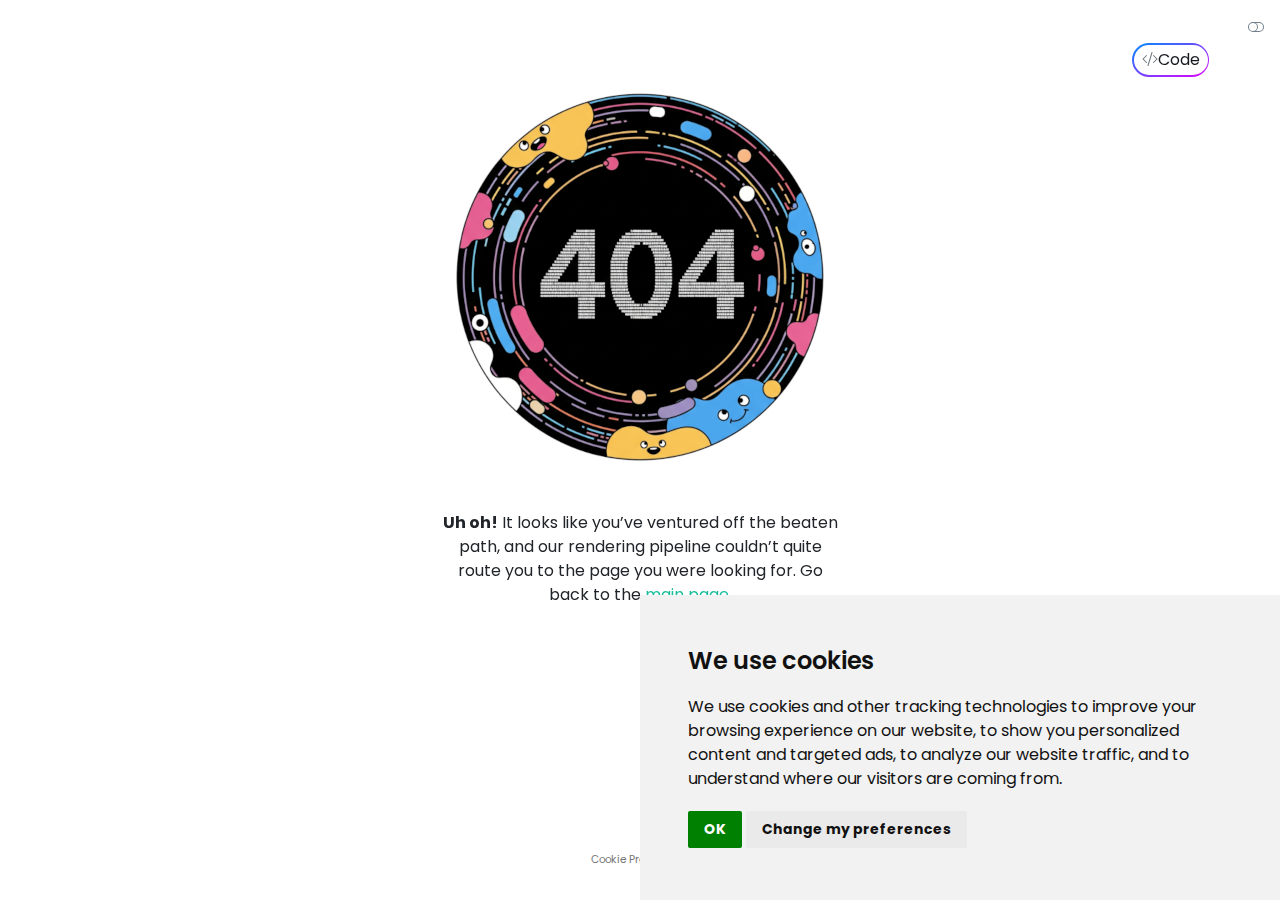
<file: 404 2.html>
<!DOCTYPE html>
<html xmlns="http://www.w3.org/1999/xhtml" lang="en" xml:lang="en"><head>

<meta charset="utf-8">
<meta name="generator" content="quarto-1.8.25">

<meta name="viewport" content="width=device-width, initial-scale=1.0, user-scalable=yes">


<title>quarto-input2fc712569a0fd370 – COMP/STAT212 Portfolio</title>
<style>
code{white-space: pre-wrap;}
span.smallcaps{font-variant: small-caps;}
div.columns{display: flex; gap: min(4vw, 1.5em);}
div.column{flex: auto; overflow-x: auto;}
div.hanging-indent{margin-left: 1.5em; text-indent: -1.5em;}
ul.task-list{list-style: none;}
ul.task-list li input[type="checkbox"] {
  width: 0.8em;
  margin: 0 0.8em 0.2em -1em; /* quarto-specific, see https://github.com/quarto-dev/quarto-cli/issues/4556 */ 
  vertical-align: middle;
}
/* CSS for syntax highlighting */
html { -webkit-text-size-adjust: 100%; }
pre > code.sourceCode { white-space: pre; position: relative; }
pre > code.sourceCode > span { display: inline-block; line-height: 1.25; }
pre > code.sourceCode > span:empty { height: 1.2em; }
.sourceCode { overflow: visible; }
code.sourceCode > span { color: inherit; text-decoration: inherit; }
div.sourceCode { margin: 1em 0; }
pre.sourceCode { margin: 0; }
@media screen {
div.sourceCode { overflow: auto; }
}
@media print {
pre > code.sourceCode { white-space: pre-wrap; }
pre > code.sourceCode > span { text-indent: -5em; padding-left: 5em; }
}
pre.numberSource code
  { counter-reset: source-line 0; }
pre.numberSource code > span
  { position: relative; left: -4em; counter-increment: source-line; }
pre.numberSource code > span > a:first-child::before
  { content: counter(source-line);
    position: relative; left: -1em; text-align: right; vertical-align: baseline;
    border: none; display: inline-block;
    -webkit-touch-callout: none; -webkit-user-select: none;
    -khtml-user-select: none; -moz-user-select: none;
    -ms-user-select: none; user-select: none;
    padding: 0 4px; width: 4em;
  }
pre.numberSource { margin-left: 3em;  padding-left: 4px; }
div.sourceCode
  {   }
@media screen {
pre > code.sourceCode > span > a:first-child::before { text-decoration: underline; }
}
</style>


<script src="/site_libs/quarto-nav/quarto-nav.js"></script>
<script src="/site_libs/clipboard/clipboard.min.js"></script>
<script src="/site_libs/quarto-search/autocomplete.umd.js"></script>
<script src="/site_libs/quarto-search/fuse.min.js"></script>
<script src="/site_libs/quarto-search/quarto-search.js"></script>
<meta name="quarto:offset" content="/">
<script src="/site_libs/cookie-consent/cookie-consent.js"></script>
<link href="/site_libs/cookie-consent/cookie-consent.css" rel="stylesheet">
<script src="/site_libs/quarto-html/quarto.js" type="module"></script>
<script src="/site_libs/quarto-html/tabsets/tabsets.js" type="module"></script>
<script src="/site_libs/quarto-html/axe/axe-check.js" type="module"></script>
<script src="/site_libs/quarto-html/popper.min.js"></script>
<script src="/site_libs/quarto-html/tippy.umd.min.js"></script>
<script src="/site_libs/quarto-html/anchor.min.js"></script>
<link href="/site_libs/quarto-html/tippy.css" rel="stylesheet">
<link href="/site_libs/quarto-html/quarto-syntax-highlighting-7b89279ff1a6dce999919e0e67d4d9ec.css" rel="stylesheet" class="quarto-color-scheme" id="quarto-text-highlighting-styles">
<link href="/site_libs/quarto-html/quarto-syntax-highlighting-dark-707d8167ce6003fca903bfe2be84ab7f.css" rel="stylesheet" class="quarto-color-scheme quarto-color-alternate" id="quarto-text-highlighting-styles">
<link href="/site_libs/quarto-html/quarto-syntax-highlighting-7b89279ff1a6dce999919e0e67d4d9ec.css" rel="stylesheet" class="quarto-color-scheme-extra" id="quarto-text-highlighting-styles">
<script src="/site_libs/bootstrap/bootstrap.min.js"></script>
<link href="/site_libs/bootstrap/bootstrap-icons.css" rel="stylesheet">
<link href="/site_libs/bootstrap/bootstrap-447330ed7f5b14f08626394f08367e28.min.css" rel="stylesheet" append-hash="true" class="quarto-color-scheme" id="quarto-bootstrap" data-mode="light">
<link href="/site_libs/bootstrap/bootstrap-dark-b1525fc7443f827935229f0f56e36607.min.css" rel="stylesheet" append-hash="true" class="quarto-color-scheme quarto-color-alternate" id="quarto-bootstrap" data-mode="dark">
<link href="/site_libs/bootstrap/bootstrap-447330ed7f5b14f08626394f08367e28.min.css" rel="stylesheet" append-hash="true" class="quarto-color-scheme-extra" id="quarto-bootstrap" data-mode="light">
<script id="quarto-search-options" type="application/json">{
  "location": "sidebar",
  "copy-button": false,
  "collapse-after": 3,
  "panel-placement": "start",
  "type": "textbox",
  "limit": 50,
  "keyboard-shortcut": [
    "f",
    "/",
    "s"
  ],
  "show-item-context": false,
  "language": {
    "search-no-results-text": "No results",
    "search-matching-documents-text": "matching documents",
    "search-copy-link-title": "Copy link to search",
    "search-hide-matches-text": "Hide additional matches",
    "search-more-match-text": "more match in this document",
    "search-more-matches-text": "more matches in this document",
    "search-clear-button-title": "Clear",
    "search-text-placeholder": "",
    "search-detached-cancel-button-title": "Cancel",
    "search-submit-button-title": "Submit",
    "search-label": "Search"
  }
}</script>

<script type="text/javascript" charset="UTF-8">
document.addEventListener('DOMContentLoaded', function () {
cookieconsent.run({
  "notice_banner_type":"simple",
  "consent_type":"implied",
  "palette":"light",
  "language":"en",
  "page_load_consent_levels":["strictly-necessary","functionality","tracking","targeting"],
  "notice_banner_reject_button_hide":false,
  "preferences_center_close_button_hide":false,
  "website_name":""
  ,
"language":"en"
  });
});
</script> 
  
<style>html{ scroll-behavior: smooth; }</style>


<link rel="stylesheet" href="/style/custom.css">
</head>

<body class="quarto-light"><script id="quarto-html-before-body" type="application/javascript">
    const toggleBodyColorMode = (bsSheetEl) => {
      const mode = bsSheetEl.getAttribute("data-mode");
      const bodyEl = window.document.querySelector("body");
      if (mode === "dark") {
        bodyEl.classList.add("quarto-dark");
        bodyEl.classList.remove("quarto-light");
      } else {
        bodyEl.classList.add("quarto-light");
        bodyEl.classList.remove("quarto-dark");
      }
    }
    const toggleBodyColorPrimary = () => {
      const bsSheetEl = window.document.querySelector("link#quarto-bootstrap:not([rel=disabled-stylesheet])");
      if (bsSheetEl) {
        toggleBodyColorMode(bsSheetEl);
      }
    }
    const setColorSchemeToggle = (alternate) => {
      const toggles = window.document.querySelectorAll('.quarto-color-scheme-toggle');
      for (let i=0; i < toggles.length; i++) {
        const toggle = toggles[i];
        if (toggle) {
          if (alternate) {
            toggle.classList.add("alternate");
          } else {
            toggle.classList.remove("alternate");
          }
        }
      }
    };
    const toggleColorMode = (alternate) => {
      // Switch the stylesheets
      const primaryStylesheets = window.document.querySelectorAll('link.quarto-color-scheme:not(.quarto-color-alternate)');
      const alternateStylesheets = window.document.querySelectorAll('link.quarto-color-scheme.quarto-color-alternate');
      manageTransitions('#quarto-margin-sidebar .nav-link', false);
      if (alternate) {
        // note: dark is layered on light, we don't disable primary!
        enableStylesheet(alternateStylesheets);
        for (const sheetNode of alternateStylesheets) {
          if (sheetNode.id === "quarto-bootstrap") {
            toggleBodyColorMode(sheetNode);
          }
        }
      } else {
        disableStylesheet(alternateStylesheets);
        enableStylesheet(primaryStylesheets)
        toggleBodyColorPrimary();
      }
      manageTransitions('#quarto-margin-sidebar .nav-link', true);
      // Switch the toggles
      setColorSchemeToggle(alternate)
      // Hack to workaround the fact that safari doesn't
      // properly recolor the scrollbar when toggling (#1455)
      if (navigator.userAgent.indexOf('Safari') > 0 && navigator.userAgent.indexOf('Chrome') == -1) {
        manageTransitions("body", false);
        window.scrollTo(0, 1);
        setTimeout(() => {
          window.scrollTo(0, 0);
          manageTransitions("body", true);
        }, 40);
      }
    }
    const disableStylesheet = (stylesheets) => {
      for (let i=0; i < stylesheets.length; i++) {
        const stylesheet = stylesheets[i];
        stylesheet.rel = 'disabled-stylesheet';
      }
    }
    const enableStylesheet = (stylesheets) => {
      for (let i=0; i < stylesheets.length; i++) {
        const stylesheet = stylesheets[i];
        if(stylesheet.rel !== 'stylesheet') { // for Chrome, which will still FOUC without this check
          stylesheet.rel = 'stylesheet';
        }
      }
    }
    const manageTransitions = (selector, allowTransitions) => {
      const els = window.document.querySelectorAll(selector);
      for (let i=0; i < els.length; i++) {
        const el = els[i];
        if (allowTransitions) {
          el.classList.remove('notransition');
        } else {
          el.classList.add('notransition');
        }
      }
    }
    const isFileUrl = () => {
      return window.location.protocol === 'file:';
    }
    const hasAlternateSentinel = () => {
      let styleSentinel = getColorSchemeSentinel();
      if (styleSentinel !== null) {
        return styleSentinel === "alternate";
      } else {
        return false;
      }
    }
    const setStyleSentinel = (alternate) => {
      const value = alternate ? "alternate" : "default";
      if (!isFileUrl()) {
        window.localStorage.setItem("quarto-color-scheme", value);
      } else {
        localAlternateSentinel = value;
      }
    }
    const getColorSchemeSentinel = () => {
      if (!isFileUrl()) {
        const storageValue = window.localStorage.getItem("quarto-color-scheme");
        return storageValue != null ? storageValue : localAlternateSentinel;
      } else {
        return localAlternateSentinel;
      }
    }
    const toggleGiscusIfUsed = (isAlternate, darkModeDefault) => {
      const baseTheme = document.querySelector('#giscus-base-theme')?.value ?? 'light';
      const alternateTheme = document.querySelector('#giscus-alt-theme')?.value ?? 'dark';
      let newTheme = '';
      if(authorPrefersDark) {
        newTheme = isAlternate ? baseTheme : alternateTheme;
      } else {
        newTheme = isAlternate ? alternateTheme : baseTheme;
      }
      const changeGiscusTheme = () => {
        // From: https://github.com/giscus/giscus/issues/336
        const sendMessage = (message) => {
          const iframe = document.querySelector('iframe.giscus-frame');
          if (!iframe) return;
          iframe.contentWindow.postMessage({ giscus: message }, 'https://giscus.app');
        }
        sendMessage({
          setConfig: {
            theme: newTheme
          }
        });
      }
      const isGiscussLoaded = window.document.querySelector('iframe.giscus-frame') !== null;
      if (isGiscussLoaded) {
        changeGiscusTheme();
      }
    };
    const authorPrefersDark = false;
    const darkModeDefault = authorPrefersDark;
      document.querySelector('link#quarto-text-highlighting-styles.quarto-color-scheme-extra').rel = 'disabled-stylesheet';
      document.querySelector('link#quarto-bootstrap.quarto-color-scheme-extra').rel = 'disabled-stylesheet';
    let localAlternateSentinel = darkModeDefault ? 'alternate' : 'default';
    // Dark / light mode switch
    window.quartoToggleColorScheme = () => {
      // Read the current dark / light value
      let toAlternate = !hasAlternateSentinel();
      toggleColorMode(toAlternate);
      setStyleSentinel(toAlternate);
      toggleGiscusIfUsed(toAlternate, darkModeDefault);
      window.dispatchEvent(new Event('resize'));
    };
    // Switch to dark mode if need be
    if (hasAlternateSentinel()) {
      toggleColorMode(true);
    } else {
      toggleColorMode(false);
    }
  </script>

<div id="quarto-search-results"></div>
<!-- content -->
<div id="quarto-content" class="quarto-container page-columns page-rows-contents page-layout-full">
<!-- sidebar -->
<!-- margin-sidebar -->
    <div id="quarto-margin-sidebar" class="sidebar margin-sidebar zindex-bottom">
        
    </div>
<!-- main -->
<main class="content column-page" id="quarto-document-content"><header id="title-block-header" class="quarto-title-block"><h1 class="title display-7"></h1></header><div class="quarto-title-block"><div class="quarto-title-tools-only"><button type="button" class="btn code-tools-button" id="quarto-code-tools-source"><i class="bi"></i> Code</button></div></div>





<div class="quarto-figure quarto-figure-center">
<figure class="figure">
<p><img src="/assets/404-error.png" class="img-fluid quarto-figure quarto-figure-center figure-img"></p>
</figure>
</div>
<p style="text-align: center; width: 404px; margin: 5px auto">
<strong>Uh oh!</strong> It looks like you’ve ventured off the beaten path, and our rendering pipeline couldn’t quite route you to the page you were looking for. Go back to the <a href="/./index.html">main page</a>.
</p>


<!-- -->


</main> <!-- /main -->
<script id="quarto-html-after-body" type="application/javascript">
  window.document.addEventListener("DOMContentLoaded", function (event) {
    // Ensure there is a toggle, if there isn't float one in the top right
    if (window.document.querySelector('.quarto-color-scheme-toggle') === null) {
      const a = window.document.createElement('a');
      a.classList.add('top-right');
      a.classList.add('quarto-color-scheme-toggle');
      a.href = "";
      a.onclick = function() { try { window.quartoToggleColorScheme(); } catch {} return false; };
      const i = window.document.createElement("i");
      i.classList.add('bi');
      a.appendChild(i);
      window.document.body.appendChild(a);
    }
    setColorSchemeToggle(hasAlternateSentinel())
    const icon = "";
    const anchorJS = new window.AnchorJS();
    anchorJS.options = {
      placement: 'right',
      icon: icon
    };
    anchorJS.add('.anchored');
    const isCodeAnnotation = (el) => {
      for (const clz of el.classList) {
        if (clz.startsWith('code-annotation-')) {                     
          return true;
        }
      }
      return false;
    }
    const onCopySuccess = function(e) {
      // button target
      const button = e.trigger;
      // don't keep focus
      button.blur();
      // flash "checked"
      button.classList.add('code-copy-button-checked');
      var currentTitle = button.getAttribute("title");
      button.setAttribute("title", "Copied!");
      let tooltip;
      if (window.bootstrap) {
        button.setAttribute("data-bs-toggle", "tooltip");
        button.setAttribute("data-bs-placement", "left");
        button.setAttribute("data-bs-title", "Copied!");
        tooltip = new bootstrap.Tooltip(button, 
          { trigger: "manual", 
            customClass: "code-copy-button-tooltip",
            offset: [0, -8]});
        tooltip.show();    
      }
      setTimeout(function() {
        if (tooltip) {
          tooltip.hide();
          button.removeAttribute("data-bs-title");
          button.removeAttribute("data-bs-toggle");
          button.removeAttribute("data-bs-placement");
        }
        button.setAttribute("title", currentTitle);
        button.classList.remove('code-copy-button-checked');
      }, 1000);
      // clear code selection
      e.clearSelection();
    }
    const getTextToCopy = function(trigger) {
      const outerScaffold = trigger.parentElement.cloneNode(true);
      const codeEl = outerScaffold.querySelector('code');
      for (const childEl of codeEl.children) {
        if (isCodeAnnotation(childEl)) {
          childEl.remove();
        }
      }
      return codeEl.innerText;
    }
    const clipboard = new window.ClipboardJS('.code-copy-button:not([data-in-quarto-modal])', {
      text: getTextToCopy
    });
    clipboard.on('success', onCopySuccess);
    if (window.document.getElementById('quarto-embedded-source-code-modal')) {
      const clipboardModal = new window.ClipboardJS('.code-copy-button[data-in-quarto-modal]', {
        text: getTextToCopy,
        container: window.document.getElementById('quarto-embedded-source-code-modal')
      });
      clipboardModal.on('success', onCopySuccess);
    }
    const viewSource = window.document.getElementById('quarto-view-source') ||
                       window.document.getElementById('quarto-code-tools-source');
    if (viewSource) {
      const sourceUrl = viewSource.getAttribute("data-quarto-source-url");
      viewSource.addEventListener("click", function(e) {
        if (sourceUrl) {
          // rstudio viewer pane
          if (/\bcapabilities=\b/.test(window.location)) {
            window.open(sourceUrl);
          } else {
            window.location.href = sourceUrl;
          }
        } else {
          const modal = new bootstrap.Modal(document.getElementById('quarto-embedded-source-code-modal'));
          modal.show();
        }
        return false;
      });
    }
    function toggleCodeHandler(show) {
      return function(e) {
        const detailsSrc = window.document.querySelectorAll(".cell > details > .sourceCode");
        for (let i=0; i<detailsSrc.length; i++) {
          const details = detailsSrc[i].parentElement;
          if (show) {
            details.open = true;
          } else {
            details.removeAttribute("open");
          }
        }
        const cellCodeDivs = window.document.querySelectorAll(".cell > .sourceCode");
        const fromCls = show ? "hidden" : "unhidden";
        const toCls = show ? "unhidden" : "hidden";
        for (let i=0; i<cellCodeDivs.length; i++) {
          const codeDiv = cellCodeDivs[i];
          if (codeDiv.classList.contains(fromCls)) {
            codeDiv.classList.remove(fromCls);
            codeDiv.classList.add(toCls);
          } 
        }
        return false;
      }
    }
    const hideAllCode = window.document.getElementById("quarto-hide-all-code");
    if (hideAllCode) {
      hideAllCode.addEventListener("click", toggleCodeHandler(false));
    }
    const showAllCode = window.document.getElementById("quarto-show-all-code");
    if (showAllCode) {
      showAllCode.addEventListener("click", toggleCodeHandler(true));
    }
      var localhostRegex = new RegExp(/^(?:http|https):\/\/localhost\:?[0-9]*\//);
      var mailtoRegex = new RegExp(/^mailto:/);
        var filterRegex = new RegExp('/' + window.location.host + '/');
      var isInternal = (href) => {
          return filterRegex.test(href) || localhostRegex.test(href) || mailtoRegex.test(href);
      }
      // Inspect non-navigation links and adorn them if external
     var links = window.document.querySelectorAll('a[href]:not(.nav-link):not(.navbar-brand):not(.toc-action):not(.sidebar-link):not(.sidebar-item-toggle):not(.pagination-link):not(.no-external):not([aria-hidden]):not(.dropdown-item):not(.quarto-navigation-tool):not(.about-link)');
      for (var i=0; i<links.length; i++) {
        const link = links[i];
        if (!isInternal(link.href)) {
          // undo the damage that might have been done by quarto-nav.js in the case of
          // links that we want to consider external
          if (link.dataset.originalHref !== undefined) {
            link.href = link.dataset.originalHref;
          }
            // target, if specified
            link.setAttribute("target", "_blank");
            if (link.getAttribute("rel") === null) {
              link.setAttribute("rel", "noopener");
            }
        }
      }
    function tippyHover(el, contentFn, onTriggerFn, onUntriggerFn) {
      const config = {
        allowHTML: true,
        maxWidth: 500,
        delay: 100,
        arrow: false,
        appendTo: function(el) {
            return el.parentElement;
        },
        interactive: true,
        interactiveBorder: 10,
        theme: 'quarto',
        placement: 'bottom-start',
      };
      if (contentFn) {
        config.content = contentFn;
      }
      if (onTriggerFn) {
        config.onTrigger = onTriggerFn;
      }
      if (onUntriggerFn) {
        config.onUntrigger = onUntriggerFn;
      }
      window.tippy(el, config); 
    }
    const noterefs = window.document.querySelectorAll('a[role="doc-noteref"]');
    for (var i=0; i<noterefs.length; i++) {
      const ref = noterefs[i];
      tippyHover(ref, function() {
        // use id or data attribute instead here
        let href = ref.getAttribute('data-footnote-href') || ref.getAttribute('href');
        try { href = new URL(href).hash; } catch {}
        const id = href.replace(/^#\/?/, "");
        const note = window.document.getElementById(id);
        if (note) {
          return note.innerHTML;
        } else {
          return "";
        }
      });
    }
    const xrefs = window.document.querySelectorAll('a.quarto-xref');
    const processXRef = (id, note) => {
      // Strip column container classes
      const stripColumnClz = (el) => {
        el.classList.remove("page-full", "page-columns");
        if (el.children) {
          for (const child of el.children) {
            stripColumnClz(child);
          }
        }
      }
      stripColumnClz(note)
      if (id === null || id.startsWith('sec-')) {
        // Special case sections, only their first couple elements
        const container = document.createElement("div");
        if (note.children && note.children.length > 2) {
          container.appendChild(note.children[0].cloneNode(true));
          for (let i = 1; i < note.children.length; i++) {
            const child = note.children[i];
            if (child.tagName === "P" && child.innerText === "") {
              continue;
            } else {
              container.appendChild(child.cloneNode(true));
              break;
            }
          }
          if (window.Quarto?.typesetMath) {
            window.Quarto.typesetMath(container);
          }
          return container.innerHTML
        } else {
          if (window.Quarto?.typesetMath) {
            window.Quarto.typesetMath(note);
          }
          return note.innerHTML;
        }
      } else {
        // Remove any anchor links if they are present
        const anchorLink = note.querySelector('a.anchorjs-link');
        if (anchorLink) {
          anchorLink.remove();
        }
        if (window.Quarto?.typesetMath) {
          window.Quarto.typesetMath(note);
        }
        if (note.classList.contains("callout")) {
          return note.outerHTML;
        } else {
          return note.innerHTML;
        }
      }
    }
    for (var i=0; i<xrefs.length; i++) {
      const xref = xrefs[i];
      tippyHover(xref, undefined, function(instance) {
        instance.disable();
        let url = xref.getAttribute('href');
        let hash = undefined; 
        if (url.startsWith('#')) {
          hash = url;
        } else {
          try { hash = new URL(url).hash; } catch {}
        }
        if (hash) {
          const id = hash.replace(/^#\/?/, "");
          const note = window.document.getElementById(id);
          if (note !== null) {
            try {
              const html = processXRef(id, note.cloneNode(true));
              instance.setContent(html);
            } finally {
              instance.enable();
              instance.show();
            }
          } else {
            // See if we can fetch this
            fetch(url.split('#')[0])
            .then(res => res.text())
            .then(html => {
              const parser = new DOMParser();
              const htmlDoc = parser.parseFromString(html, "text/html");
              const note = htmlDoc.getElementById(id);
              if (note !== null) {
                const html = processXRef(id, note);
                instance.setContent(html);
              } 
            }).finally(() => {
              instance.enable();
              instance.show();
            });
          }
        } else {
          // See if we can fetch a full url (with no hash to target)
          // This is a special case and we should probably do some content thinning / targeting
          fetch(url)
          .then(res => res.text())
          .then(html => {
            const parser = new DOMParser();
            const htmlDoc = parser.parseFromString(html, "text/html");
            const note = htmlDoc.querySelector('main.content');
            if (note !== null) {
              // This should only happen for chapter cross references
              // (since there is no id in the URL)
              // remove the first header
              if (note.children.length > 0 && note.children[0].tagName === "HEADER") {
                note.children[0].remove();
              }
              const html = processXRef(null, note);
              instance.setContent(html);
            } 
          }).finally(() => {
            instance.enable();
            instance.show();
          });
        }
      }, function(instance) {
      });
    }
        let selectedAnnoteEl;
        const selectorForAnnotation = ( cell, annotation) => {
          let cellAttr = 'data-code-cell="' + cell + '"';
          let lineAttr = 'data-code-annotation="' +  annotation + '"';
          const selector = 'span[' + cellAttr + '][' + lineAttr + ']';
          return selector;
        }
        const selectCodeLines = (annoteEl) => {
          const doc = window.document;
          const targetCell = annoteEl.getAttribute("data-target-cell");
          const targetAnnotation = annoteEl.getAttribute("data-target-annotation");
          const annoteSpan = window.document.querySelector(selectorForAnnotation(targetCell, targetAnnotation));
          const lines = annoteSpan.getAttribute("data-code-lines").split(",");
          const lineIds = lines.map((line) => {
            return targetCell + "-" + line;
          })
          let top = null;
          let height = null;
          let parent = null;
          if (lineIds.length > 0) {
              //compute the position of the single el (top and bottom and make a div)
              const el = window.document.getElementById(lineIds[0]);
              top = el.offsetTop;
              height = el.offsetHeight;
              parent = el.parentElement.parentElement;
            if (lineIds.length > 1) {
              const lastEl = window.document.getElementById(lineIds[lineIds.length - 1]);
              const bottom = lastEl.offsetTop + lastEl.offsetHeight;
              height = bottom - top;
            }
            if (top !== null && height !== null && parent !== null) {
              // cook up a div (if necessary) and position it 
              let div = window.document.getElementById("code-annotation-line-highlight");
              if (div === null) {
                div = window.document.createElement("div");
                div.setAttribute("id", "code-annotation-line-highlight");
                div.style.position = 'absolute';
                parent.appendChild(div);
              }
              div.style.top = top - 2 + "px";
              div.style.height = height + 4 + "px";
              div.style.left = 0;
              let gutterDiv = window.document.getElementById("code-annotation-line-highlight-gutter");
              if (gutterDiv === null) {
                gutterDiv = window.document.createElement("div");
                gutterDiv.setAttribute("id", "code-annotation-line-highlight-gutter");
                gutterDiv.style.position = 'absolute';
                const codeCell = window.document.getElementById(targetCell);
                const gutter = codeCell.querySelector('.code-annotation-gutter');
                gutter.appendChild(gutterDiv);
              }
              gutterDiv.style.top = top - 2 + "px";
              gutterDiv.style.height = height + 4 + "px";
            }
            selectedAnnoteEl = annoteEl;
          }
        };
        const unselectCodeLines = () => {
          const elementsIds = ["code-annotation-line-highlight", "code-annotation-line-highlight-gutter"];
          elementsIds.forEach((elId) => {
            const div = window.document.getElementById(elId);
            if (div) {
              div.remove();
            }
          });
          selectedAnnoteEl = undefined;
        };
          // Handle positioning of the toggle
      window.addEventListener(
        "resize",
        throttle(() => {
          elRect = undefined;
          if (selectedAnnoteEl) {
            selectCodeLines(selectedAnnoteEl);
          }
        }, 10)
      );
      function throttle(fn, ms) {
      let throttle = false;
      let timer;
        return (...args) => {
          if(!throttle) { // first call gets through
              fn.apply(this, args);
              throttle = true;
          } else { // all the others get throttled
              if(timer) clearTimeout(timer); // cancel #2
              timer = setTimeout(() => {
                fn.apply(this, args);
                timer = throttle = false;
              }, ms);
          }
        };
      }
        // Attach click handler to the DT
        const annoteDls = window.document.querySelectorAll('dt[data-target-cell]');
        for (const annoteDlNode of annoteDls) {
          annoteDlNode.addEventListener('click', (event) => {
            const clickedEl = event.target;
            if (clickedEl !== selectedAnnoteEl) {
              unselectCodeLines();
              const activeEl = window.document.querySelector('dt[data-target-cell].code-annotation-active');
              if (activeEl) {
                activeEl.classList.remove('code-annotation-active');
              }
              selectCodeLines(clickedEl);
              clickedEl.classList.add('code-annotation-active');
            } else {
              // Unselect the line
              unselectCodeLines();
              clickedEl.classList.remove('code-annotation-active');
            }
          });
        }
    const findCites = (el) => {
      const parentEl = el.parentElement;
      if (parentEl) {
        const cites = parentEl.dataset.cites;
        if (cites) {
          return {
            el,
            cites: cites.split(' ')
          };
        } else {
          return findCites(el.parentElement)
        }
      } else {
        return undefined;
      }
    };
    var bibliorefs = window.document.querySelectorAll('a[role="doc-biblioref"]');
    for (var i=0; i<bibliorefs.length; i++) {
      const ref = bibliorefs[i];
      const citeInfo = findCites(ref);
      if (citeInfo) {
        tippyHover(citeInfo.el, function() {
          var popup = window.document.createElement('div');
          citeInfo.cites.forEach(function(cite) {
            var citeDiv = window.document.createElement('div');
            citeDiv.classList.add('hanging-indent');
            citeDiv.classList.add('csl-entry');
            var biblioDiv = window.document.getElementById('ref-' + cite);
            if (biblioDiv) {
              citeDiv.innerHTML = biblioDiv.innerHTML;
            }
            popup.appendChild(citeDiv);
          });
          return popup.innerHTML;
        });
      }
    }
  });
  </script><div class="modal fade" id="quarto-embedded-source-code-modal" tabindex="-1" aria-labelledby="quarto-embedded-source-code-modal-label" aria-hidden="true"><div class="modal-dialog modal-dialog-scrollable"><div class="modal-content"><div class="modal-header"><h5 class="modal-title" id="quarto-embedded-source-code-modal-label">Source Code</h5><button class="btn-close" data-bs-dismiss="modal"></button></div><div class="modal-body"><div class="">
<div class="code-copy-outer-scaffold"><div class="sourceCode" id="cb1" data-shortcodes="false"><pre class="sourceCode numberSource markdown number-lines code-with-copy"><code class="sourceCode markdown"><span id="cb1-1"><a href="#cb1-1"></a><span class="al">![](assets/404-error.png)</span>{fig-align="center"}</span>
<span id="cb1-2"><a href="#cb1-2"></a></span>
<span id="cb1-3"><a href="#cb1-3"></a><span class="dt">&lt;</span><span class="kw">p</span><span class="ot"> style</span><span class="op">=</span><span class="st">"text-align: center; width: 404px; margin: 5px auto"</span><span class="dt">&gt;</span>**Uh oh!** It looks like you've ventured off the beaten path, and our rendering pipeline couldn't quite route you to the page you were looking for.  Go back to the <span class="co">[</span><span class="ot">main page</span><span class="co">](index.qmd)</span>.<span class="dt">&lt;/</span><span class="kw">p</span><span class="dt">&gt;</span></span></code></pre></div><button title="Copy to Clipboard" class="code-copy-button" data-in-quarto-modal=""><i class="bi"></i></button></div>
</div></div></div></div></div>
</div> <!-- /content -->
<footer class="footer">
  <div class="nav-footer">
    <div class="nav-footer-left">
      &nbsp;
    </div>   
    <div class="nav-footer-center">

<div class="cookie-consent-footer"><a href="#" id="open_preferences_center">Cookie Preferences</a></div></div>
    <div class="nav-footer-right">
      &nbsp;
    </div>
  </div>
</footer>




<script src="/site_libs/quarto-html/zenscroll-min.js"></script>
</body></html>
</file>
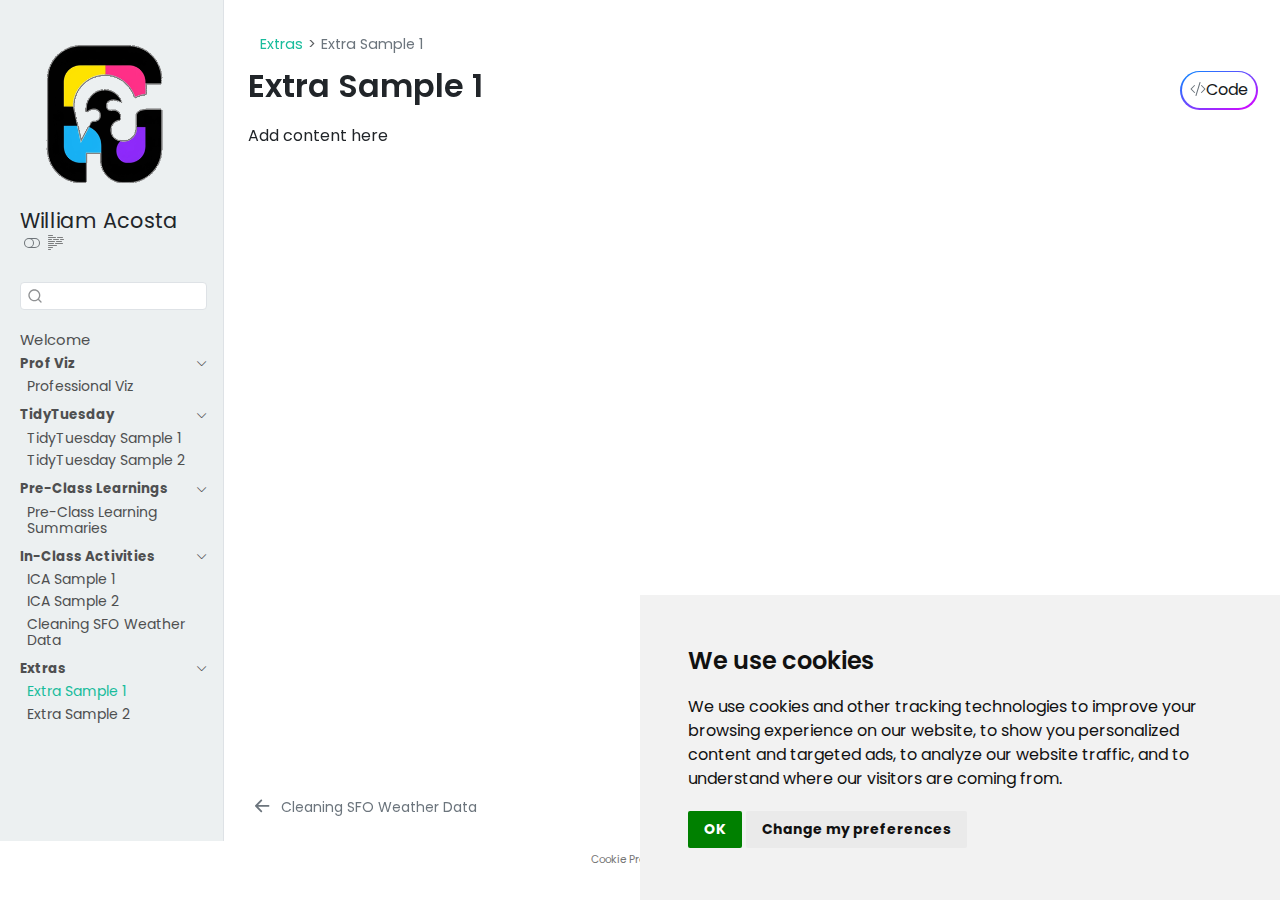
<file: extra/extra-sample1.html>
<!DOCTYPE html>
<html xmlns="http://www.w3.org/1999/xhtml" lang="en" xml:lang="en"><head>

<meta charset="utf-8">
<meta name="generator" content="quarto-1.8.25">

<meta name="viewport" content="width=device-width, initial-scale=1.0, user-scalable=yes">


<title>Extra Sample 1 – COMP/STAT212 Portfolio</title>
<style>
code{white-space: pre-wrap;}
span.smallcaps{font-variant: small-caps;}
div.columns{display: flex; gap: min(4vw, 1.5em);}
div.column{flex: auto; overflow-x: auto;}
div.hanging-indent{margin-left: 1.5em; text-indent: -1.5em;}
ul.task-list{list-style: none;}
ul.task-list li input[type="checkbox"] {
  width: 0.8em;
  margin: 0 0.8em 0.2em -1em; /* quarto-specific, see https://github.com/quarto-dev/quarto-cli/issues/4556 */ 
  vertical-align: middle;
}
/* CSS for syntax highlighting */
html { -webkit-text-size-adjust: 100%; }
pre > code.sourceCode { white-space: pre; position: relative; }
pre > code.sourceCode > span { display: inline-block; line-height: 1.25; }
pre > code.sourceCode > span:empty { height: 1.2em; }
.sourceCode { overflow: visible; }
code.sourceCode > span { color: inherit; text-decoration: inherit; }
div.sourceCode { margin: 1em 0; }
pre.sourceCode { margin: 0; }
@media screen {
div.sourceCode { overflow: auto; }
}
@media print {
pre > code.sourceCode { white-space: pre-wrap; }
pre > code.sourceCode > span { text-indent: -5em; padding-left: 5em; }
}
pre.numberSource code
  { counter-reset: source-line 0; }
pre.numberSource code > span
  { position: relative; left: -4em; counter-increment: source-line; }
pre.numberSource code > span > a:first-child::before
  { content: counter(source-line);
    position: relative; left: -1em; text-align: right; vertical-align: baseline;
    border: none; display: inline-block;
    -webkit-touch-callout: none; -webkit-user-select: none;
    -khtml-user-select: none; -moz-user-select: none;
    -ms-user-select: none; user-select: none;
    padding: 0 4px; width: 4em;
  }
pre.numberSource { margin-left: 3em;  padding-left: 4px; }
div.sourceCode
  {   }
@media screen {
pre > code.sourceCode > span > a:first-child::before { text-decoration: underline; }
}
</style>


<script src="../site_libs/quarto-nav/quarto-nav.js"></script>
<script src="../site_libs/clipboard/clipboard.min.js"></script>
<script src="../site_libs/quarto-search/autocomplete.umd.js"></script>
<script src="../site_libs/quarto-search/fuse.min.js"></script>
<script src="../site_libs/quarto-search/quarto-search.js"></script>
<meta name="quarto:offset" content="../">
<link href="../extra/extra-sample2.html" rel="next">
<link href="../ica/cleaning.html" rel="prev">
<script src="../site_libs/cookie-consent/cookie-consent.js"></script>
<link href="../site_libs/cookie-consent/cookie-consent.css" rel="stylesheet">
<script src="../site_libs/quarto-html/quarto.js" type="module"></script>
<script src="../site_libs/quarto-html/tabsets/tabsets.js" type="module"></script>
<script src="../site_libs/quarto-html/axe/axe-check.js" type="module"></script>
<script src="../site_libs/quarto-html/popper.min.js"></script>
<script src="../site_libs/quarto-html/tippy.umd.min.js"></script>
<script src="../site_libs/quarto-html/anchor.min.js"></script>
<link href="../site_libs/quarto-html/tippy.css" rel="stylesheet">
<link href="../site_libs/quarto-html/quarto-syntax-highlighting-7b89279ff1a6dce999919e0e67d4d9ec.css" rel="stylesheet" class="quarto-color-scheme" id="quarto-text-highlighting-styles">
<link href="../site_libs/quarto-html/quarto-syntax-highlighting-dark-707d8167ce6003fca903bfe2be84ab7f.css" rel="stylesheet" class="quarto-color-scheme quarto-color-alternate" id="quarto-text-highlighting-styles">
<link href="../site_libs/quarto-html/quarto-syntax-highlighting-7b89279ff1a6dce999919e0e67d4d9ec.css" rel="stylesheet" class="quarto-color-scheme-extra" id="quarto-text-highlighting-styles">
<script src="../site_libs/bootstrap/bootstrap.min.js"></script>
<link href="../site_libs/bootstrap/bootstrap-icons.css" rel="stylesheet">
<link href="../site_libs/bootstrap/bootstrap-447330ed7f5b14f08626394f08367e28.min.css" rel="stylesheet" append-hash="true" class="quarto-color-scheme" id="quarto-bootstrap" data-mode="light">
<link href="../site_libs/bootstrap/bootstrap-dark-b1525fc7443f827935229f0f56e36607.min.css" rel="stylesheet" append-hash="true" class="quarto-color-scheme quarto-color-alternate" id="quarto-bootstrap" data-mode="dark">
<link href="../site_libs/bootstrap/bootstrap-447330ed7f5b14f08626394f08367e28.min.css" rel="stylesheet" append-hash="true" class="quarto-color-scheme-extra" id="quarto-bootstrap" data-mode="light">
<script id="quarto-search-options" type="application/json">{
  "location": "sidebar",
  "copy-button": false,
  "collapse-after": 3,
  "panel-placement": "start",
  "type": "textbox",
  "limit": 50,
  "keyboard-shortcut": [
    "f",
    "/",
    "s"
  ],
  "show-item-context": false,
  "language": {
    "search-no-results-text": "No results",
    "search-matching-documents-text": "matching documents",
    "search-copy-link-title": "Copy link to search",
    "search-hide-matches-text": "Hide additional matches",
    "search-more-match-text": "more match in this document",
    "search-more-matches-text": "more matches in this document",
    "search-clear-button-title": "Clear",
    "search-text-placeholder": "",
    "search-detached-cancel-button-title": "Cancel",
    "search-submit-button-title": "Submit",
    "search-label": "Search"
  }
}</script>

<script type="text/javascript" charset="UTF-8">
document.addEventListener('DOMContentLoaded', function () {
cookieconsent.run({
  "notice_banner_type":"simple",
  "consent_type":"implied",
  "palette":"light",
  "language":"en",
  "page_load_consent_levels":["strictly-necessary","functionality","tracking","targeting"],
  "notice_banner_reject_button_hide":false,
  "preferences_center_close_button_hide":false,
  "website_name":""
  ,
"language":"en"
  });
});
</script> 
  
<style>html{ scroll-behavior: smooth; }</style>


<link rel="stylesheet" href="../style/custom.css">
</head>

<body class="nav-sidebar docked quarto-light"><script id="quarto-html-before-body" type="application/javascript">
    const toggleBodyColorMode = (bsSheetEl) => {
      const mode = bsSheetEl.getAttribute("data-mode");
      const bodyEl = window.document.querySelector("body");
      if (mode === "dark") {
        bodyEl.classList.add("quarto-dark");
        bodyEl.classList.remove("quarto-light");
      } else {
        bodyEl.classList.add("quarto-light");
        bodyEl.classList.remove("quarto-dark");
      }
    }
    const toggleBodyColorPrimary = () => {
      const bsSheetEl = window.document.querySelector("link#quarto-bootstrap:not([rel=disabled-stylesheet])");
      if (bsSheetEl) {
        toggleBodyColorMode(bsSheetEl);
      }
    }
    const setColorSchemeToggle = (alternate) => {
      const toggles = window.document.querySelectorAll('.quarto-color-scheme-toggle');
      for (let i=0; i < toggles.length; i++) {
        const toggle = toggles[i];
        if (toggle) {
          if (alternate) {
            toggle.classList.add("alternate");
          } else {
            toggle.classList.remove("alternate");
          }
        }
      }
    };
    const toggleColorMode = (alternate) => {
      // Switch the stylesheets
      const primaryStylesheets = window.document.querySelectorAll('link.quarto-color-scheme:not(.quarto-color-alternate)');
      const alternateStylesheets = window.document.querySelectorAll('link.quarto-color-scheme.quarto-color-alternate');
      manageTransitions('#quarto-margin-sidebar .nav-link', false);
      if (alternate) {
        // note: dark is layered on light, we don't disable primary!
        enableStylesheet(alternateStylesheets);
        for (const sheetNode of alternateStylesheets) {
          if (sheetNode.id === "quarto-bootstrap") {
            toggleBodyColorMode(sheetNode);
          }
        }
      } else {
        disableStylesheet(alternateStylesheets);
        enableStylesheet(primaryStylesheets)
        toggleBodyColorPrimary();
      }
      manageTransitions('#quarto-margin-sidebar .nav-link', true);
      // Switch the toggles
      setColorSchemeToggle(alternate)
      // Hack to workaround the fact that safari doesn't
      // properly recolor the scrollbar when toggling (#1455)
      if (navigator.userAgent.indexOf('Safari') > 0 && navigator.userAgent.indexOf('Chrome') == -1) {
        manageTransitions("body", false);
        window.scrollTo(0, 1);
        setTimeout(() => {
          window.scrollTo(0, 0);
          manageTransitions("body", true);
        }, 40);
      }
    }
    const disableStylesheet = (stylesheets) => {
      for (let i=0; i < stylesheets.length; i++) {
        const stylesheet = stylesheets[i];
        stylesheet.rel = 'disabled-stylesheet';
      }
    }
    const enableStylesheet = (stylesheets) => {
      for (let i=0; i < stylesheets.length; i++) {
        const stylesheet = stylesheets[i];
        if(stylesheet.rel !== 'stylesheet') { // for Chrome, which will still FOUC without this check
          stylesheet.rel = 'stylesheet';
        }
      }
    }
    const manageTransitions = (selector, allowTransitions) => {
      const els = window.document.querySelectorAll(selector);
      for (let i=0; i < els.length; i++) {
        const el = els[i];
        if (allowTransitions) {
          el.classList.remove('notransition');
        } else {
          el.classList.add('notransition');
        }
      }
    }
    const isFileUrl = () => {
      return window.location.protocol === 'file:';
    }
    const hasAlternateSentinel = () => {
      let styleSentinel = getColorSchemeSentinel();
      if (styleSentinel !== null) {
        return styleSentinel === "alternate";
      } else {
        return false;
      }
    }
    const setStyleSentinel = (alternate) => {
      const value = alternate ? "alternate" : "default";
      if (!isFileUrl()) {
        window.localStorage.setItem("quarto-color-scheme", value);
      } else {
        localAlternateSentinel = value;
      }
    }
    const getColorSchemeSentinel = () => {
      if (!isFileUrl()) {
        const storageValue = window.localStorage.getItem("quarto-color-scheme");
        return storageValue != null ? storageValue : localAlternateSentinel;
      } else {
        return localAlternateSentinel;
      }
    }
    const toggleGiscusIfUsed = (isAlternate, darkModeDefault) => {
      const baseTheme = document.querySelector('#giscus-base-theme')?.value ?? 'light';
      const alternateTheme = document.querySelector('#giscus-alt-theme')?.value ?? 'dark';
      let newTheme = '';
      if(authorPrefersDark) {
        newTheme = isAlternate ? baseTheme : alternateTheme;
      } else {
        newTheme = isAlternate ? alternateTheme : baseTheme;
      }
      const changeGiscusTheme = () => {
        // From: https://github.com/giscus/giscus/issues/336
        const sendMessage = (message) => {
          const iframe = document.querySelector('iframe.giscus-frame');
          if (!iframe) return;
          iframe.contentWindow.postMessage({ giscus: message }, 'https://giscus.app');
        }
        sendMessage({
          setConfig: {
            theme: newTheme
          }
        });
      }
      const isGiscussLoaded = window.document.querySelector('iframe.giscus-frame') !== null;
      if (isGiscussLoaded) {
        changeGiscusTheme();
      }
    };
    const authorPrefersDark = false;
    const darkModeDefault = authorPrefersDark;
      document.querySelector('link#quarto-text-highlighting-styles.quarto-color-scheme-extra').rel = 'disabled-stylesheet';
      document.querySelector('link#quarto-bootstrap.quarto-color-scheme-extra').rel = 'disabled-stylesheet';
    let localAlternateSentinel = darkModeDefault ? 'alternate' : 'default';
    // Dark / light mode switch
    window.quartoToggleColorScheme = () => {
      // Read the current dark / light value
      let toAlternate = !hasAlternateSentinel();
      toggleColorMode(toAlternate);
      setStyleSentinel(toAlternate);
      toggleGiscusIfUsed(toAlternate, darkModeDefault);
      window.dispatchEvent(new Event('resize'));
    };
    // Switch to dark mode if need be
    if (hasAlternateSentinel()) {
      toggleColorMode(true);
    } else {
      toggleColorMode(false);
    }
  </script>

<div id="quarto-search-results"></div>
  <header id="quarto-header" class="headroom fixed-top">
  <nav class="quarto-secondary-nav">
    <div class="container-fluid d-flex">
      <button type="button" class="quarto-btn-toggle btn" data-bs-toggle="collapse" role="button" data-bs-target=".quarto-sidebar-collapse-item" aria-controls="quarto-sidebar" aria-expanded="false" aria-label="Toggle sidebar navigation" onclick="if (window.quartoToggleHeadroom) { window.quartoToggleHeadroom(); }">
        <i class="bi bi-layout-text-sidebar-reverse"></i>
      </button>
        <nav class="quarto-page-breadcrumbs" aria-label="breadcrumb"><ol class="breadcrumb"><li class="breadcrumb-item"><a href="../extra/extra-sample1.html">Extras</a></li><li class="breadcrumb-item"><a href="../extra/extra-sample1.html"><span class="chapter-title">Extra Sample 1</span></a></li></ol></nav>
        <a class="flex-grow-1" role="navigation" data-bs-toggle="collapse" data-bs-target=".quarto-sidebar-collapse-item" aria-controls="quarto-sidebar" aria-expanded="false" aria-label="Toggle sidebar navigation" onclick="if (window.quartoToggleHeadroom) { window.quartoToggleHeadroom(); }">      
        </a>
      <button type="button" class="btn quarto-search-button" aria-label="Search" onclick="window.quartoOpenSearch();">
        <i class="bi bi-search"></i>
      </button>
    </div>
  </nav>
</header>
<!-- content -->
<div id="quarto-content" class="quarto-container page-columns page-rows-contents page-layout-full">
<!-- sidebar -->
  <nav id="quarto-sidebar" class="sidebar collapse collapse-horizontal quarto-sidebar-collapse-item sidebar-navigation docked overflow-auto">
    <div class="pt-lg-2 mt-2 text-left sidebar-header sidebar-header-stacked">
      <a href="../index.html" class="sidebar-logo-link">
      <img src="../assets/sidebar-logo.png" alt="Random negative space illustration" class="sidebar-logo light-content py-0 d-lg-inline d-none">
      <img src="../assets/sidebar-logo.png" alt="Random negative space illustration" class="sidebar-logo dark-content py-0 d-lg-inline d-none">
      </a>
    <div class="sidebar-title mb-0 py-0">
      <a href="../">William Acosta</a> 
        <div class="sidebar-tools-main">
  <a href="" class="quarto-color-scheme-toggle quarto-navigation-tool  px-1" onclick="window.quartoToggleColorScheme(); return false;" title="Toggle dark mode"><i class="bi"></i></a>
  <a href="" class="quarto-reader-toggle quarto-navigation-tool px-1" onclick="window.quartoToggleReader(); return false;" title="Toggle reader mode">
  <div class="quarto-reader-toggle-btn">
  <i class="bi"></i>
  </div>
</a>
</div>
    </div>
      </div>
        <div class="mt-2 flex-shrink-0 align-items-center">
        <div class="sidebar-search">
        <div id="quarto-search" class="" title="Search"></div>
        </div>
        </div>
    <div class="sidebar-menu-container"> 
    <ul class="list-unstyled mt-1">
        <li class="sidebar-item">
  <div class="sidebar-item-container"> 
  <a href="../index.html" class="sidebar-item-text sidebar-link"><span class="chapter-title">Welcome</span></a>
  </div>
</li>
        <li class="sidebar-item sidebar-item-section">
      <div class="sidebar-item-container"> 
            <a class="sidebar-item-text sidebar-link text-start" data-bs-toggle="collapse" data-bs-target="#quarto-sidebar-section-1" role="navigation" aria-expanded="true">
 <span class="menu-text">Prof Viz</span></a>
          <a class="sidebar-item-toggle text-start" data-bs-toggle="collapse" data-bs-target="#quarto-sidebar-section-1" role="navigation" aria-expanded="true" aria-label="Toggle section">
            <i class="bi bi-chevron-right ms-2"></i>
          </a> 
      </div>
      <ul id="quarto-sidebar-section-1" class="collapse list-unstyled sidebar-section depth1 show">  
          <li class="sidebar-item">
  <div class="sidebar-item-container"> 
  <a href="../pv/pv-01.html" class="sidebar-item-text sidebar-link"><span class="chapter-title">Professional Viz</span></a>
  </div>
</li>
      </ul>
  </li>
        <li class="sidebar-item sidebar-item-section">
      <div class="sidebar-item-container"> 
            <a class="sidebar-item-text sidebar-link text-start" data-bs-toggle="collapse" data-bs-target="#quarto-sidebar-section-2" role="navigation" aria-expanded="true">
 <span class="menu-text">TidyTuesday</span></a>
          <a class="sidebar-item-toggle text-start" data-bs-toggle="collapse" data-bs-target="#quarto-sidebar-section-2" role="navigation" aria-expanded="true" aria-label="Toggle section">
            <i class="bi bi-chevron-right ms-2"></i>
          </a> 
      </div>
      <ul id="quarto-sidebar-section-2" class="collapse list-unstyled sidebar-section depth1 show">  
          <li class="sidebar-item">
  <div class="sidebar-item-container"> 
  <a href="../tt/2025-07-08.html" class="sidebar-item-text sidebar-link"><span class="chapter-title">TidyTuesday Sample 1</span></a>
  </div>
</li>
          <li class="sidebar-item">
  <div class="sidebar-item-container"> 
  <a href="../tt/2025-07-15.html" class="sidebar-item-text sidebar-link"><span class="chapter-title">TidyTuesday Sample 2</span></a>
  </div>
</li>
      </ul>
  </li>
        <li class="sidebar-item sidebar-item-section">
      <div class="sidebar-item-container"> 
            <a class="sidebar-item-text sidebar-link text-start" data-bs-toggle="collapse" data-bs-target="#quarto-sidebar-section-3" role="navigation" aria-expanded="true">
 <span class="menu-text">Pre-Class Learnings</span></a>
          <a class="sidebar-item-toggle text-start" data-bs-toggle="collapse" data-bs-target="#quarto-sidebar-section-3" role="navigation" aria-expanded="true" aria-label="Toggle section">
            <i class="bi bi-chevron-right ms-2"></i>
          </a> 
      </div>
      <ul id="quarto-sidebar-section-3" class="collapse list-unstyled sidebar-section depth1 show">  
          <li class="sidebar-item">
  <div class="sidebar-item-container"> 
  <a href="../pcl/pcl.html" class="sidebar-item-text sidebar-link"><span class="chapter-title">Pre-Class Learning Summaries</span></a>
  </div>
</li>
      </ul>
  </li>
        <li class="sidebar-item sidebar-item-section">
      <div class="sidebar-item-container"> 
            <a class="sidebar-item-text sidebar-link text-start" data-bs-toggle="collapse" data-bs-target="#quarto-sidebar-section-4" role="navigation" aria-expanded="true">
 <span class="menu-text">In-Class Activities</span></a>
          <a class="sidebar-item-toggle text-start" data-bs-toggle="collapse" data-bs-target="#quarto-sidebar-section-4" role="navigation" aria-expanded="true" aria-label="Toggle section">
            <i class="bi bi-chevron-right ms-2"></i>
          </a> 
      </div>
      <ul id="quarto-sidebar-section-4" class="collapse list-unstyled sidebar-section depth1 show">  
          <li class="sidebar-item">
  <div class="sidebar-item-container"> 
  <a href="../ica/ica-sample1.html" class="sidebar-item-text sidebar-link"><span class="chapter-title">ICA Sample 1</span></a>
  </div>
</li>
          <li class="sidebar-item">
  <div class="sidebar-item-container"> 
  <a href="../ica/ica-sample2.html" class="sidebar-item-text sidebar-link"><span class="chapter-title">ICA Sample 2</span></a>
  </div>
</li>
          <li class="sidebar-item">
  <div class="sidebar-item-container"> 
  <a href="../ica/cleaning.html" class="sidebar-item-text sidebar-link"><span class="chapter-title">Cleaning SFO Weather Data</span></a>
  </div>
</li>
      </ul>
  </li>
        <li class="sidebar-item sidebar-item-section">
      <div class="sidebar-item-container"> 
            <a class="sidebar-item-text sidebar-link text-start" data-bs-toggle="collapse" data-bs-target="#quarto-sidebar-section-5" role="navigation" aria-expanded="true">
 <span class="menu-text">Extras</span></a>
          <a class="sidebar-item-toggle text-start" data-bs-toggle="collapse" data-bs-target="#quarto-sidebar-section-5" role="navigation" aria-expanded="true" aria-label="Toggle section">
            <i class="bi bi-chevron-right ms-2"></i>
          </a> 
      </div>
      <ul id="quarto-sidebar-section-5" class="collapse list-unstyled sidebar-section depth1 show">  
          <li class="sidebar-item">
  <div class="sidebar-item-container"> 
  <a href="../extra/extra-sample1.html" class="sidebar-item-text sidebar-link active"><span class="chapter-title">Extra Sample 1</span></a>
  </div>
</li>
          <li class="sidebar-item">
  <div class="sidebar-item-container"> 
  <a href="../extra/extra-sample2.html" class="sidebar-item-text sidebar-link"><span class="chapter-title">Extra Sample 2</span></a>
  </div>
</li>
      </ul>
  </li>
    </ul>
    </div>
</nav>
<div id="quarto-sidebar-glass" class="quarto-sidebar-collapse-item" data-bs-toggle="collapse" data-bs-target=".quarto-sidebar-collapse-item"></div>
<!-- margin-sidebar -->
    <div id="quarto-margin-sidebar" class="sidebar margin-sidebar zindex-bottom">
        
    </div>
<!-- main -->
<main class="content column-page-right" id="quarto-document-content">


<header id="title-block-header" class="quarto-title-block default"><nav class="quarto-page-breadcrumbs quarto-title-breadcrumbs d-none d-lg-block" aria-label="breadcrumb"><ol class="breadcrumb"><li class="breadcrumb-item"><a href="../extra/extra-sample1.html">Extras</a></li><li class="breadcrumb-item"><a href="../extra/extra-sample1.html"><span class="chapter-title">Extra Sample 1</span></a></li></ol></nav>
<div class="quarto-title">
<div class="quarto-title-block"><div><h1 class="title"><span class="chapter-title">Extra Sample 1</span></h1><button type="button" class="btn code-tools-button" id="quarto-code-tools-source"><i class="bi"></i> Code</button></div></div>
</div>



<div class="quarto-title-meta column-page-right">

    
  
    
  </div>
  


</header>


<p>Add content here</p>


<!-- -->


</main> <!-- /main -->
<script id="quarto-html-after-body" type="application/javascript">
  window.document.addEventListener("DOMContentLoaded", function (event) {
    // Ensure there is a toggle, if there isn't float one in the top right
    if (window.document.querySelector('.quarto-color-scheme-toggle') === null) {
      const a = window.document.createElement('a');
      a.classList.add('top-right');
      a.classList.add('quarto-color-scheme-toggle');
      a.href = "";
      a.onclick = function() { try { window.quartoToggleColorScheme(); } catch {} return false; };
      const i = window.document.createElement("i");
      i.classList.add('bi');
      a.appendChild(i);
      window.document.body.appendChild(a);
    }
    setColorSchemeToggle(hasAlternateSentinel())
    const icon = "";
    const anchorJS = new window.AnchorJS();
    anchorJS.options = {
      placement: 'right',
      icon: icon
    };
    anchorJS.add('.anchored');
    const isCodeAnnotation = (el) => {
      for (const clz of el.classList) {
        if (clz.startsWith('code-annotation-')) {                     
          return true;
        }
      }
      return false;
    }
    const onCopySuccess = function(e) {
      // button target
      const button = e.trigger;
      // don't keep focus
      button.blur();
      // flash "checked"
      button.classList.add('code-copy-button-checked');
      var currentTitle = button.getAttribute("title");
      button.setAttribute("title", "Copied!");
      let tooltip;
      if (window.bootstrap) {
        button.setAttribute("data-bs-toggle", "tooltip");
        button.setAttribute("data-bs-placement", "left");
        button.setAttribute("data-bs-title", "Copied!");
        tooltip = new bootstrap.Tooltip(button, 
          { trigger: "manual", 
            customClass: "code-copy-button-tooltip",
            offset: [0, -8]});
        tooltip.show();    
      }
      setTimeout(function() {
        if (tooltip) {
          tooltip.hide();
          button.removeAttribute("data-bs-title");
          button.removeAttribute("data-bs-toggle");
          button.removeAttribute("data-bs-placement");
        }
        button.setAttribute("title", currentTitle);
        button.classList.remove('code-copy-button-checked');
      }, 1000);
      // clear code selection
      e.clearSelection();
    }
    const getTextToCopy = function(trigger) {
      const outerScaffold = trigger.parentElement.cloneNode(true);
      const codeEl = outerScaffold.querySelector('code');
      for (const childEl of codeEl.children) {
        if (isCodeAnnotation(childEl)) {
          childEl.remove();
        }
      }
      return codeEl.innerText;
    }
    const clipboard = new window.ClipboardJS('.code-copy-button:not([data-in-quarto-modal])', {
      text: getTextToCopy
    });
    clipboard.on('success', onCopySuccess);
    if (window.document.getElementById('quarto-embedded-source-code-modal')) {
      const clipboardModal = new window.ClipboardJS('.code-copy-button[data-in-quarto-modal]', {
        text: getTextToCopy,
        container: window.document.getElementById('quarto-embedded-source-code-modal')
      });
      clipboardModal.on('success', onCopySuccess);
    }
    const viewSource = window.document.getElementById('quarto-view-source') ||
                       window.document.getElementById('quarto-code-tools-source');
    if (viewSource) {
      const sourceUrl = viewSource.getAttribute("data-quarto-source-url");
      viewSource.addEventListener("click", function(e) {
        if (sourceUrl) {
          // rstudio viewer pane
          if (/\bcapabilities=\b/.test(window.location)) {
            window.open(sourceUrl);
          } else {
            window.location.href = sourceUrl;
          }
        } else {
          const modal = new bootstrap.Modal(document.getElementById('quarto-embedded-source-code-modal'));
          modal.show();
        }
        return false;
      });
    }
    function toggleCodeHandler(show) {
      return function(e) {
        const detailsSrc = window.document.querySelectorAll(".cell > details > .sourceCode");
        for (let i=0; i<detailsSrc.length; i++) {
          const details = detailsSrc[i].parentElement;
          if (show) {
            details.open = true;
          } else {
            details.removeAttribute("open");
          }
        }
        const cellCodeDivs = window.document.querySelectorAll(".cell > .sourceCode");
        const fromCls = show ? "hidden" : "unhidden";
        const toCls = show ? "unhidden" : "hidden";
        for (let i=0; i<cellCodeDivs.length; i++) {
          const codeDiv = cellCodeDivs[i];
          if (codeDiv.classList.contains(fromCls)) {
            codeDiv.classList.remove(fromCls);
            codeDiv.classList.add(toCls);
          } 
        }
        return false;
      }
    }
    const hideAllCode = window.document.getElementById("quarto-hide-all-code");
    if (hideAllCode) {
      hideAllCode.addEventListener("click", toggleCodeHandler(false));
    }
    const showAllCode = window.document.getElementById("quarto-show-all-code");
    if (showAllCode) {
      showAllCode.addEventListener("click", toggleCodeHandler(true));
    }
      var localhostRegex = new RegExp(/^(?:http|https):\/\/localhost\:?[0-9]*\//);
      var mailtoRegex = new RegExp(/^mailto:/);
        var filterRegex = new RegExp('/' + window.location.host + '/');
      var isInternal = (href) => {
          return filterRegex.test(href) || localhostRegex.test(href) || mailtoRegex.test(href);
      }
      // Inspect non-navigation links and adorn them if external
     var links = window.document.querySelectorAll('a[href]:not(.nav-link):not(.navbar-brand):not(.toc-action):not(.sidebar-link):not(.sidebar-item-toggle):not(.pagination-link):not(.no-external):not([aria-hidden]):not(.dropdown-item):not(.quarto-navigation-tool):not(.about-link)');
      for (var i=0; i<links.length; i++) {
        const link = links[i];
        if (!isInternal(link.href)) {
          // undo the damage that might have been done by quarto-nav.js in the case of
          // links that we want to consider external
          if (link.dataset.originalHref !== undefined) {
            link.href = link.dataset.originalHref;
          }
            // target, if specified
            link.setAttribute("target", "_blank");
            if (link.getAttribute("rel") === null) {
              link.setAttribute("rel", "noopener");
            }
        }
      }
    function tippyHover(el, contentFn, onTriggerFn, onUntriggerFn) {
      const config = {
        allowHTML: true,
        maxWidth: 500,
        delay: 100,
        arrow: false,
        appendTo: function(el) {
            return el.parentElement;
        },
        interactive: true,
        interactiveBorder: 10,
        theme: 'quarto',
        placement: 'bottom-start',
      };
      if (contentFn) {
        config.content = contentFn;
      }
      if (onTriggerFn) {
        config.onTrigger = onTriggerFn;
      }
      if (onUntriggerFn) {
        config.onUntrigger = onUntriggerFn;
      }
      window.tippy(el, config); 
    }
    const noterefs = window.document.querySelectorAll('a[role="doc-noteref"]');
    for (var i=0; i<noterefs.length; i++) {
      const ref = noterefs[i];
      tippyHover(ref, function() {
        // use id or data attribute instead here
        let href = ref.getAttribute('data-footnote-href') || ref.getAttribute('href');
        try { href = new URL(href).hash; } catch {}
        const id = href.replace(/^#\/?/, "");
        const note = window.document.getElementById(id);
        if (note) {
          return note.innerHTML;
        } else {
          return "";
        }
      });
    }
    const xrefs = window.document.querySelectorAll('a.quarto-xref');
    const processXRef = (id, note) => {
      // Strip column container classes
      const stripColumnClz = (el) => {
        el.classList.remove("page-full", "page-columns");
        if (el.children) {
          for (const child of el.children) {
            stripColumnClz(child);
          }
        }
      }
      stripColumnClz(note)
      if (id === null || id.startsWith('sec-')) {
        // Special case sections, only their first couple elements
        const container = document.createElement("div");
        if (note.children && note.children.length > 2) {
          container.appendChild(note.children[0].cloneNode(true));
          for (let i = 1; i < note.children.length; i++) {
            const child = note.children[i];
            if (child.tagName === "P" && child.innerText === "") {
              continue;
            } else {
              container.appendChild(child.cloneNode(true));
              break;
            }
          }
          if (window.Quarto?.typesetMath) {
            window.Quarto.typesetMath(container);
          }
          return container.innerHTML
        } else {
          if (window.Quarto?.typesetMath) {
            window.Quarto.typesetMath(note);
          }
          return note.innerHTML;
        }
      } else {
        // Remove any anchor links if they are present
        const anchorLink = note.querySelector('a.anchorjs-link');
        if (anchorLink) {
          anchorLink.remove();
        }
        if (window.Quarto?.typesetMath) {
          window.Quarto.typesetMath(note);
        }
        if (note.classList.contains("callout")) {
          return note.outerHTML;
        } else {
          return note.innerHTML;
        }
      }
    }
    for (var i=0; i<xrefs.length; i++) {
      const xref = xrefs[i];
      tippyHover(xref, undefined, function(instance) {
        instance.disable();
        let url = xref.getAttribute('href');
        let hash = undefined; 
        if (url.startsWith('#')) {
          hash = url;
        } else {
          try { hash = new URL(url).hash; } catch {}
        }
        if (hash) {
          const id = hash.replace(/^#\/?/, "");
          const note = window.document.getElementById(id);
          if (note !== null) {
            try {
              const html = processXRef(id, note.cloneNode(true));
              instance.setContent(html);
            } finally {
              instance.enable();
              instance.show();
            }
          } else {
            // See if we can fetch this
            fetch(url.split('#')[0])
            .then(res => res.text())
            .then(html => {
              const parser = new DOMParser();
              const htmlDoc = parser.parseFromString(html, "text/html");
              const note = htmlDoc.getElementById(id);
              if (note !== null) {
                const html = processXRef(id, note);
                instance.setContent(html);
              } 
            }).finally(() => {
              instance.enable();
              instance.show();
            });
          }
        } else {
          // See if we can fetch a full url (with no hash to target)
          // This is a special case and we should probably do some content thinning / targeting
          fetch(url)
          .then(res => res.text())
          .then(html => {
            const parser = new DOMParser();
            const htmlDoc = parser.parseFromString(html, "text/html");
            const note = htmlDoc.querySelector('main.content');
            if (note !== null) {
              // This should only happen for chapter cross references
              // (since there is no id in the URL)
              // remove the first header
              if (note.children.length > 0 && note.children[0].tagName === "HEADER") {
                note.children[0].remove();
              }
              const html = processXRef(null, note);
              instance.setContent(html);
            } 
          }).finally(() => {
            instance.enable();
            instance.show();
          });
        }
      }, function(instance) {
      });
    }
        let selectedAnnoteEl;
        const selectorForAnnotation = ( cell, annotation) => {
          let cellAttr = 'data-code-cell="' + cell + '"';
          let lineAttr = 'data-code-annotation="' +  annotation + '"';
          const selector = 'span[' + cellAttr + '][' + lineAttr + ']';
          return selector;
        }
        const selectCodeLines = (annoteEl) => {
          const doc = window.document;
          const targetCell = annoteEl.getAttribute("data-target-cell");
          const targetAnnotation = annoteEl.getAttribute("data-target-annotation");
          const annoteSpan = window.document.querySelector(selectorForAnnotation(targetCell, targetAnnotation));
          const lines = annoteSpan.getAttribute("data-code-lines").split(",");
          const lineIds = lines.map((line) => {
            return targetCell + "-" + line;
          })
          let top = null;
          let height = null;
          let parent = null;
          if (lineIds.length > 0) {
              //compute the position of the single el (top and bottom and make a div)
              const el = window.document.getElementById(lineIds[0]);
              top = el.offsetTop;
              height = el.offsetHeight;
              parent = el.parentElement.parentElement;
            if (lineIds.length > 1) {
              const lastEl = window.document.getElementById(lineIds[lineIds.length - 1]);
              const bottom = lastEl.offsetTop + lastEl.offsetHeight;
              height = bottom - top;
            }
            if (top !== null && height !== null && parent !== null) {
              // cook up a div (if necessary) and position it 
              let div = window.document.getElementById("code-annotation-line-highlight");
              if (div === null) {
                div = window.document.createElement("div");
                div.setAttribute("id", "code-annotation-line-highlight");
                div.style.position = 'absolute';
                parent.appendChild(div);
              }
              div.style.top = top - 2 + "px";
              div.style.height = height + 4 + "px";
              div.style.left = 0;
              let gutterDiv = window.document.getElementById("code-annotation-line-highlight-gutter");
              if (gutterDiv === null) {
                gutterDiv = window.document.createElement("div");
                gutterDiv.setAttribute("id", "code-annotation-line-highlight-gutter");
                gutterDiv.style.position = 'absolute';
                const codeCell = window.document.getElementById(targetCell);
                const gutter = codeCell.querySelector('.code-annotation-gutter');
                gutter.appendChild(gutterDiv);
              }
              gutterDiv.style.top = top - 2 + "px";
              gutterDiv.style.height = height + 4 + "px";
            }
            selectedAnnoteEl = annoteEl;
          }
        };
        const unselectCodeLines = () => {
          const elementsIds = ["code-annotation-line-highlight", "code-annotation-line-highlight-gutter"];
          elementsIds.forEach((elId) => {
            const div = window.document.getElementById(elId);
            if (div) {
              div.remove();
            }
          });
          selectedAnnoteEl = undefined;
        };
          // Handle positioning of the toggle
      window.addEventListener(
        "resize",
        throttle(() => {
          elRect = undefined;
          if (selectedAnnoteEl) {
            selectCodeLines(selectedAnnoteEl);
          }
        }, 10)
      );
      function throttle(fn, ms) {
      let throttle = false;
      let timer;
        return (...args) => {
          if(!throttle) { // first call gets through
              fn.apply(this, args);
              throttle = true;
          } else { // all the others get throttled
              if(timer) clearTimeout(timer); // cancel #2
              timer = setTimeout(() => {
                fn.apply(this, args);
                timer = throttle = false;
              }, ms);
          }
        };
      }
        // Attach click handler to the DT
        const annoteDls = window.document.querySelectorAll('dt[data-target-cell]');
        for (const annoteDlNode of annoteDls) {
          annoteDlNode.addEventListener('click', (event) => {
            const clickedEl = event.target;
            if (clickedEl !== selectedAnnoteEl) {
              unselectCodeLines();
              const activeEl = window.document.querySelector('dt[data-target-cell].code-annotation-active');
              if (activeEl) {
                activeEl.classList.remove('code-annotation-active');
              }
              selectCodeLines(clickedEl);
              clickedEl.classList.add('code-annotation-active');
            } else {
              // Unselect the line
              unselectCodeLines();
              clickedEl.classList.remove('code-annotation-active');
            }
          });
        }
    const findCites = (el) => {
      const parentEl = el.parentElement;
      if (parentEl) {
        const cites = parentEl.dataset.cites;
        if (cites) {
          return {
            el,
            cites: cites.split(' ')
          };
        } else {
          return findCites(el.parentElement)
        }
      } else {
        return undefined;
      }
    };
    var bibliorefs = window.document.querySelectorAll('a[role="doc-biblioref"]');
    for (var i=0; i<bibliorefs.length; i++) {
      const ref = bibliorefs[i];
      const citeInfo = findCites(ref);
      if (citeInfo) {
        tippyHover(citeInfo.el, function() {
          var popup = window.document.createElement('div');
          citeInfo.cites.forEach(function(cite) {
            var citeDiv = window.document.createElement('div');
            citeDiv.classList.add('hanging-indent');
            citeDiv.classList.add('csl-entry');
            var biblioDiv = window.document.getElementById('ref-' + cite);
            if (biblioDiv) {
              citeDiv.innerHTML = biblioDiv.innerHTML;
            }
            popup.appendChild(citeDiv);
          });
          return popup.innerHTML;
        });
      }
    }
  });
  </script>
<nav class="page-navigation column-page-right">
  <div class="nav-page nav-page-previous">
      <a href="../ica/cleaning.html" class="pagination-link" aria-label="Cleaning SFO Weather Data">
        <i class="bi bi-arrow-left-short"></i> <span class="nav-page-text"><span class="chapter-title">Cleaning SFO Weather Data</span></span>
      </a>          
  </div>
  <div class="nav-page nav-page-next">
      <a href="../extra/extra-sample2.html" class="pagination-link" aria-label="Extra Sample 2">
        <span class="nav-page-text"><span class="chapter-title">Extra Sample 2</span></span> <i class="bi bi-arrow-right-short"></i>
      </a>
  </div>
</nav><div class="modal fade" id="quarto-embedded-source-code-modal" tabindex="-1" aria-labelledby="quarto-embedded-source-code-modal-label" aria-hidden="true"><div class="modal-dialog modal-dialog-scrollable"><div class="modal-content"><div class="modal-header"><h5 class="modal-title" id="quarto-embedded-source-code-modal-label">Source Code</h5><button class="btn-close" data-bs-dismiss="modal"></button></div><div class="modal-body"><div class="">
<div class="code-copy-outer-scaffold"><div class="sourceCode" id="cb1" data-shortcodes="false"><pre class="sourceCode numberSource markdown number-lines code-with-copy"><code class="sourceCode markdown"><span id="cb1-1"><a href="#cb1-1"></a><span class="co">---</span></span>
<span id="cb1-2"><a href="#cb1-2"></a><span class="an">title:</span><span class="co"> "Extra Sample 1"</span></span>
<span id="cb1-3"><a href="#cb1-3"></a><span class="co">---</span></span>
<span id="cb1-4"><a href="#cb1-4"></a></span>
<span id="cb1-5"><a href="#cb1-5"></a>Add content here</span></code></pre></div><button title="Copy to Clipboard" class="code-copy-button" data-in-quarto-modal=""><i class="bi"></i></button></div>
</div></div></div></div></div>
</div> <!-- /content -->
<footer class="footer">
  <div class="nav-footer">
    <div class="nav-footer-left">
      &nbsp;
    </div>   
    <div class="nav-footer-center">

<div class="cookie-consent-footer"><a href="#" id="open_preferences_center">Cookie Preferences</a></div></div>
    <div class="nav-footer-right">
      &nbsp;
    </div>
  </div>
</footer>




<script src="../site_libs/quarto-html/zenscroll-min.js"></script>
</body></html>
</file>
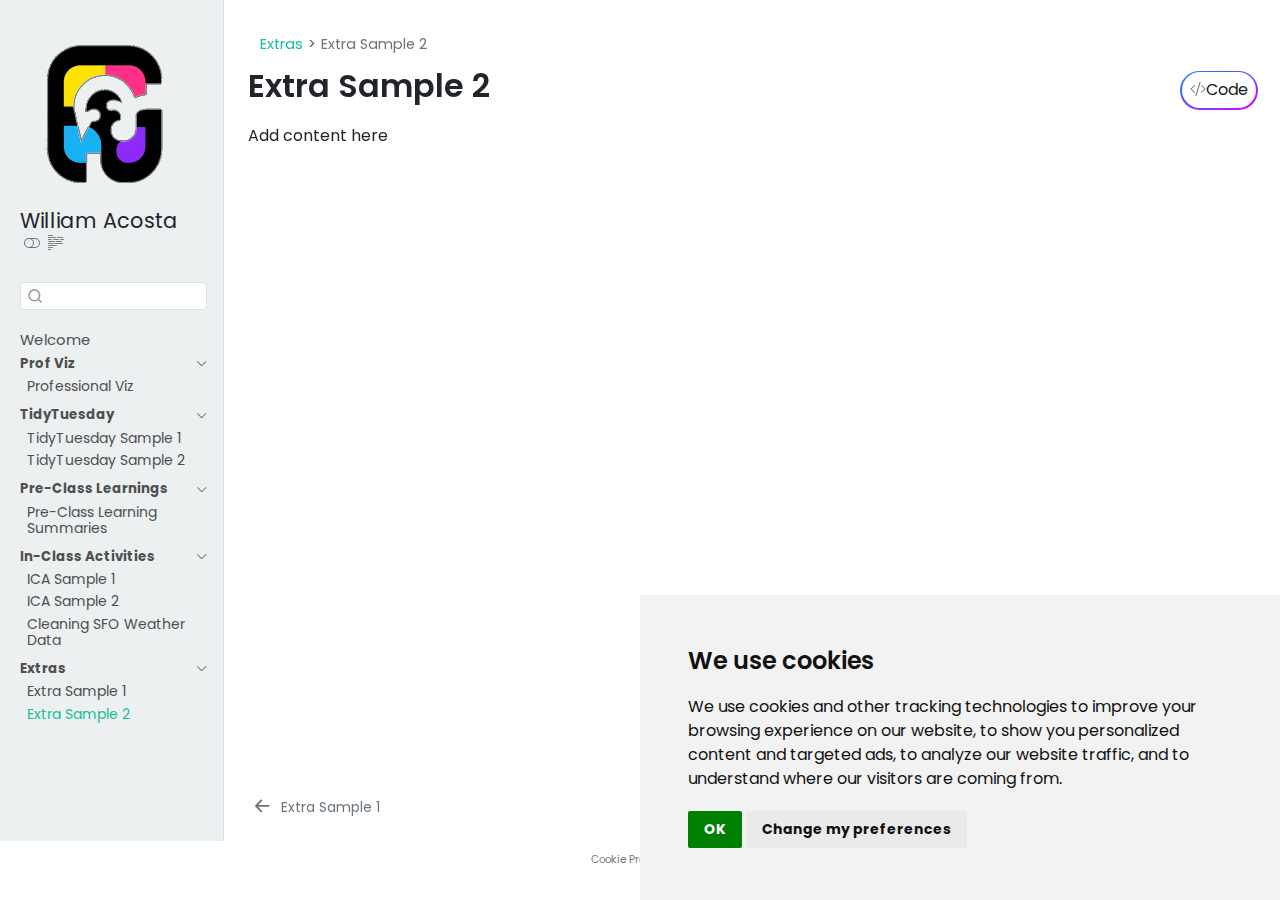
<file: extra/extra-sample2.html>
<!DOCTYPE html>
<html xmlns="http://www.w3.org/1999/xhtml" lang="en" xml:lang="en"><head>

<meta charset="utf-8">
<meta name="generator" content="quarto-1.8.25">

<meta name="viewport" content="width=device-width, initial-scale=1.0, user-scalable=yes">


<title>Extra Sample 2 – COMP/STAT212 Portfolio</title>
<style>
code{white-space: pre-wrap;}
span.smallcaps{font-variant: small-caps;}
div.columns{display: flex; gap: min(4vw, 1.5em);}
div.column{flex: auto; overflow-x: auto;}
div.hanging-indent{margin-left: 1.5em; text-indent: -1.5em;}
ul.task-list{list-style: none;}
ul.task-list li input[type="checkbox"] {
  width: 0.8em;
  margin: 0 0.8em 0.2em -1em; /* quarto-specific, see https://github.com/quarto-dev/quarto-cli/issues/4556 */ 
  vertical-align: middle;
}
/* CSS for syntax highlighting */
html { -webkit-text-size-adjust: 100%; }
pre > code.sourceCode { white-space: pre; position: relative; }
pre > code.sourceCode > span { display: inline-block; line-height: 1.25; }
pre > code.sourceCode > span:empty { height: 1.2em; }
.sourceCode { overflow: visible; }
code.sourceCode > span { color: inherit; text-decoration: inherit; }
div.sourceCode { margin: 1em 0; }
pre.sourceCode { margin: 0; }
@media screen {
div.sourceCode { overflow: auto; }
}
@media print {
pre > code.sourceCode { white-space: pre-wrap; }
pre > code.sourceCode > span { text-indent: -5em; padding-left: 5em; }
}
pre.numberSource code
  { counter-reset: source-line 0; }
pre.numberSource code > span
  { position: relative; left: -4em; counter-increment: source-line; }
pre.numberSource code > span > a:first-child::before
  { content: counter(source-line);
    position: relative; left: -1em; text-align: right; vertical-align: baseline;
    border: none; display: inline-block;
    -webkit-touch-callout: none; -webkit-user-select: none;
    -khtml-user-select: none; -moz-user-select: none;
    -ms-user-select: none; user-select: none;
    padding: 0 4px; width: 4em;
  }
pre.numberSource { margin-left: 3em;  padding-left: 4px; }
div.sourceCode
  {   }
@media screen {
pre > code.sourceCode > span > a:first-child::before { text-decoration: underline; }
}
</style>


<script src="../site_libs/quarto-nav/quarto-nav.js"></script>
<script src="../site_libs/clipboard/clipboard.min.js"></script>
<script src="../site_libs/quarto-search/autocomplete.umd.js"></script>
<script src="../site_libs/quarto-search/fuse.min.js"></script>
<script src="../site_libs/quarto-search/quarto-search.js"></script>
<meta name="quarto:offset" content="../">
<link href="../extra/extra-sample1.html" rel="prev">
<script src="../site_libs/cookie-consent/cookie-consent.js"></script>
<link href="../site_libs/cookie-consent/cookie-consent.css" rel="stylesheet">
<script src="../site_libs/quarto-html/quarto.js" type="module"></script>
<script src="../site_libs/quarto-html/tabsets/tabsets.js" type="module"></script>
<script src="../site_libs/quarto-html/axe/axe-check.js" type="module"></script>
<script src="../site_libs/quarto-html/popper.min.js"></script>
<script src="../site_libs/quarto-html/tippy.umd.min.js"></script>
<script src="../site_libs/quarto-html/anchor.min.js"></script>
<link href="../site_libs/quarto-html/tippy.css" rel="stylesheet">
<link href="../site_libs/quarto-html/quarto-syntax-highlighting-7b89279ff1a6dce999919e0e67d4d9ec.css" rel="stylesheet" class="quarto-color-scheme" id="quarto-text-highlighting-styles">
<link href="../site_libs/quarto-html/quarto-syntax-highlighting-dark-707d8167ce6003fca903bfe2be84ab7f.css" rel="stylesheet" class="quarto-color-scheme quarto-color-alternate" id="quarto-text-highlighting-styles">
<link href="../site_libs/quarto-html/quarto-syntax-highlighting-7b89279ff1a6dce999919e0e67d4d9ec.css" rel="stylesheet" class="quarto-color-scheme-extra" id="quarto-text-highlighting-styles">
<script src="../site_libs/bootstrap/bootstrap.min.js"></script>
<link href="../site_libs/bootstrap/bootstrap-icons.css" rel="stylesheet">
<link href="../site_libs/bootstrap/bootstrap-447330ed7f5b14f08626394f08367e28.min.css" rel="stylesheet" append-hash="true" class="quarto-color-scheme" id="quarto-bootstrap" data-mode="light">
<link href="../site_libs/bootstrap/bootstrap-dark-b1525fc7443f827935229f0f56e36607.min.css" rel="stylesheet" append-hash="true" class="quarto-color-scheme quarto-color-alternate" id="quarto-bootstrap" data-mode="dark">
<link href="../site_libs/bootstrap/bootstrap-447330ed7f5b14f08626394f08367e28.min.css" rel="stylesheet" append-hash="true" class="quarto-color-scheme-extra" id="quarto-bootstrap" data-mode="light">
<script id="quarto-search-options" type="application/json">{
  "location": "sidebar",
  "copy-button": false,
  "collapse-after": 3,
  "panel-placement": "start",
  "type": "textbox",
  "limit": 50,
  "keyboard-shortcut": [
    "f",
    "/",
    "s"
  ],
  "show-item-context": false,
  "language": {
    "search-no-results-text": "No results",
    "search-matching-documents-text": "matching documents",
    "search-copy-link-title": "Copy link to search",
    "search-hide-matches-text": "Hide additional matches",
    "search-more-match-text": "more match in this document",
    "search-more-matches-text": "more matches in this document",
    "search-clear-button-title": "Clear",
    "search-text-placeholder": "",
    "search-detached-cancel-button-title": "Cancel",
    "search-submit-button-title": "Submit",
    "search-label": "Search"
  }
}</script>

<script type="text/javascript" charset="UTF-8">
document.addEventListener('DOMContentLoaded', function () {
cookieconsent.run({
  "notice_banner_type":"simple",
  "consent_type":"implied",
  "palette":"light",
  "language":"en",
  "page_load_consent_levels":["strictly-necessary","functionality","tracking","targeting"],
  "notice_banner_reject_button_hide":false,
  "preferences_center_close_button_hide":false,
  "website_name":""
  ,
"language":"en"
  });
});
</script> 
  
<style>html{ scroll-behavior: smooth; }</style>


<link rel="stylesheet" href="../style/custom.css">
</head>

<body class="nav-sidebar docked quarto-light"><script id="quarto-html-before-body" type="application/javascript">
    const toggleBodyColorMode = (bsSheetEl) => {
      const mode = bsSheetEl.getAttribute("data-mode");
      const bodyEl = window.document.querySelector("body");
      if (mode === "dark") {
        bodyEl.classList.add("quarto-dark");
        bodyEl.classList.remove("quarto-light");
      } else {
        bodyEl.classList.add("quarto-light");
        bodyEl.classList.remove("quarto-dark");
      }
    }
    const toggleBodyColorPrimary = () => {
      const bsSheetEl = window.document.querySelector("link#quarto-bootstrap:not([rel=disabled-stylesheet])");
      if (bsSheetEl) {
        toggleBodyColorMode(bsSheetEl);
      }
    }
    const setColorSchemeToggle = (alternate) => {
      const toggles = window.document.querySelectorAll('.quarto-color-scheme-toggle');
      for (let i=0; i < toggles.length; i++) {
        const toggle = toggles[i];
        if (toggle) {
          if (alternate) {
            toggle.classList.add("alternate");
          } else {
            toggle.classList.remove("alternate");
          }
        }
      }
    };
    const toggleColorMode = (alternate) => {
      // Switch the stylesheets
      const primaryStylesheets = window.document.querySelectorAll('link.quarto-color-scheme:not(.quarto-color-alternate)');
      const alternateStylesheets = window.document.querySelectorAll('link.quarto-color-scheme.quarto-color-alternate');
      manageTransitions('#quarto-margin-sidebar .nav-link', false);
      if (alternate) {
        // note: dark is layered on light, we don't disable primary!
        enableStylesheet(alternateStylesheets);
        for (const sheetNode of alternateStylesheets) {
          if (sheetNode.id === "quarto-bootstrap") {
            toggleBodyColorMode(sheetNode);
          }
        }
      } else {
        disableStylesheet(alternateStylesheets);
        enableStylesheet(primaryStylesheets)
        toggleBodyColorPrimary();
      }
      manageTransitions('#quarto-margin-sidebar .nav-link', true);
      // Switch the toggles
      setColorSchemeToggle(alternate)
      // Hack to workaround the fact that safari doesn't
      // properly recolor the scrollbar when toggling (#1455)
      if (navigator.userAgent.indexOf('Safari') > 0 && navigator.userAgent.indexOf('Chrome') == -1) {
        manageTransitions("body", false);
        window.scrollTo(0, 1);
        setTimeout(() => {
          window.scrollTo(0, 0);
          manageTransitions("body", true);
        }, 40);
      }
    }
    const disableStylesheet = (stylesheets) => {
      for (let i=0; i < stylesheets.length; i++) {
        const stylesheet = stylesheets[i];
        stylesheet.rel = 'disabled-stylesheet';
      }
    }
    const enableStylesheet = (stylesheets) => {
      for (let i=0; i < stylesheets.length; i++) {
        const stylesheet = stylesheets[i];
        if(stylesheet.rel !== 'stylesheet') { // for Chrome, which will still FOUC without this check
          stylesheet.rel = 'stylesheet';
        }
      }
    }
    const manageTransitions = (selector, allowTransitions) => {
      const els = window.document.querySelectorAll(selector);
      for (let i=0; i < els.length; i++) {
        const el = els[i];
        if (allowTransitions) {
          el.classList.remove('notransition');
        } else {
          el.classList.add('notransition');
        }
      }
    }
    const isFileUrl = () => {
      return window.location.protocol === 'file:';
    }
    const hasAlternateSentinel = () => {
      let styleSentinel = getColorSchemeSentinel();
      if (styleSentinel !== null) {
        return styleSentinel === "alternate";
      } else {
        return false;
      }
    }
    const setStyleSentinel = (alternate) => {
      const value = alternate ? "alternate" : "default";
      if (!isFileUrl()) {
        window.localStorage.setItem("quarto-color-scheme", value);
      } else {
        localAlternateSentinel = value;
      }
    }
    const getColorSchemeSentinel = () => {
      if (!isFileUrl()) {
        const storageValue = window.localStorage.getItem("quarto-color-scheme");
        return storageValue != null ? storageValue : localAlternateSentinel;
      } else {
        return localAlternateSentinel;
      }
    }
    const toggleGiscusIfUsed = (isAlternate, darkModeDefault) => {
      const baseTheme = document.querySelector('#giscus-base-theme')?.value ?? 'light';
      const alternateTheme = document.querySelector('#giscus-alt-theme')?.value ?? 'dark';
      let newTheme = '';
      if(authorPrefersDark) {
        newTheme = isAlternate ? baseTheme : alternateTheme;
      } else {
        newTheme = isAlternate ? alternateTheme : baseTheme;
      }
      const changeGiscusTheme = () => {
        // From: https://github.com/giscus/giscus/issues/336
        const sendMessage = (message) => {
          const iframe = document.querySelector('iframe.giscus-frame');
          if (!iframe) return;
          iframe.contentWindow.postMessage({ giscus: message }, 'https://giscus.app');
        }
        sendMessage({
          setConfig: {
            theme: newTheme
          }
        });
      }
      const isGiscussLoaded = window.document.querySelector('iframe.giscus-frame') !== null;
      if (isGiscussLoaded) {
        changeGiscusTheme();
      }
    };
    const authorPrefersDark = false;
    const darkModeDefault = authorPrefersDark;
      document.querySelector('link#quarto-text-highlighting-styles.quarto-color-scheme-extra').rel = 'disabled-stylesheet';
      document.querySelector('link#quarto-bootstrap.quarto-color-scheme-extra').rel = 'disabled-stylesheet';
    let localAlternateSentinel = darkModeDefault ? 'alternate' : 'default';
    // Dark / light mode switch
    window.quartoToggleColorScheme = () => {
      // Read the current dark / light value
      let toAlternate = !hasAlternateSentinel();
      toggleColorMode(toAlternate);
      setStyleSentinel(toAlternate);
      toggleGiscusIfUsed(toAlternate, darkModeDefault);
      window.dispatchEvent(new Event('resize'));
    };
    // Switch to dark mode if need be
    if (hasAlternateSentinel()) {
      toggleColorMode(true);
    } else {
      toggleColorMode(false);
    }
  </script>

<div id="quarto-search-results"></div>
  <header id="quarto-header" class="headroom fixed-top">
  <nav class="quarto-secondary-nav">
    <div class="container-fluid d-flex">
      <button type="button" class="quarto-btn-toggle btn" data-bs-toggle="collapse" role="button" data-bs-target=".quarto-sidebar-collapse-item" aria-controls="quarto-sidebar" aria-expanded="false" aria-label="Toggle sidebar navigation" onclick="if (window.quartoToggleHeadroom) { window.quartoToggleHeadroom(); }">
        <i class="bi bi-layout-text-sidebar-reverse"></i>
      </button>
        <nav class="quarto-page-breadcrumbs" aria-label="breadcrumb"><ol class="breadcrumb"><li class="breadcrumb-item"><a href="../extra/extra-sample1.html">Extras</a></li><li class="breadcrumb-item"><a href="../extra/extra-sample2.html"><span class="chapter-title">Extra Sample 2</span></a></li></ol></nav>
        <a class="flex-grow-1" role="navigation" data-bs-toggle="collapse" data-bs-target=".quarto-sidebar-collapse-item" aria-controls="quarto-sidebar" aria-expanded="false" aria-label="Toggle sidebar navigation" onclick="if (window.quartoToggleHeadroom) { window.quartoToggleHeadroom(); }">      
        </a>
      <button type="button" class="btn quarto-search-button" aria-label="Search" onclick="window.quartoOpenSearch();">
        <i class="bi bi-search"></i>
      </button>
    </div>
  </nav>
</header>
<!-- content -->
<div id="quarto-content" class="quarto-container page-columns page-rows-contents page-layout-full">
<!-- sidebar -->
  <nav id="quarto-sidebar" class="sidebar collapse collapse-horizontal quarto-sidebar-collapse-item sidebar-navigation docked overflow-auto">
    <div class="pt-lg-2 mt-2 text-left sidebar-header sidebar-header-stacked">
      <a href="../index.html" class="sidebar-logo-link">
      <img src="../assets/sidebar-logo.png" alt="Random negative space illustration" class="sidebar-logo light-content py-0 d-lg-inline d-none">
      <img src="../assets/sidebar-logo.png" alt="Random negative space illustration" class="sidebar-logo dark-content py-0 d-lg-inline d-none">
      </a>
    <div class="sidebar-title mb-0 py-0">
      <a href="../">William Acosta</a> 
        <div class="sidebar-tools-main">
  <a href="" class="quarto-color-scheme-toggle quarto-navigation-tool  px-1" onclick="window.quartoToggleColorScheme(); return false;" title="Toggle dark mode"><i class="bi"></i></a>
  <a href="" class="quarto-reader-toggle quarto-navigation-tool px-1" onclick="window.quartoToggleReader(); return false;" title="Toggle reader mode">
  <div class="quarto-reader-toggle-btn">
  <i class="bi"></i>
  </div>
</a>
</div>
    </div>
      </div>
        <div class="mt-2 flex-shrink-0 align-items-center">
        <div class="sidebar-search">
        <div id="quarto-search" class="" title="Search"></div>
        </div>
        </div>
    <div class="sidebar-menu-container"> 
    <ul class="list-unstyled mt-1">
        <li class="sidebar-item">
  <div class="sidebar-item-container"> 
  <a href="../index.html" class="sidebar-item-text sidebar-link"><span class="chapter-title">Welcome</span></a>
  </div>
</li>
        <li class="sidebar-item sidebar-item-section">
      <div class="sidebar-item-container"> 
            <a class="sidebar-item-text sidebar-link text-start" data-bs-toggle="collapse" data-bs-target="#quarto-sidebar-section-1" role="navigation" aria-expanded="true">
 <span class="menu-text">Prof Viz</span></a>
          <a class="sidebar-item-toggle text-start" data-bs-toggle="collapse" data-bs-target="#quarto-sidebar-section-1" role="navigation" aria-expanded="true" aria-label="Toggle section">
            <i class="bi bi-chevron-right ms-2"></i>
          </a> 
      </div>
      <ul id="quarto-sidebar-section-1" class="collapse list-unstyled sidebar-section depth1 show">  
          <li class="sidebar-item">
  <div class="sidebar-item-container"> 
  <a href="../pv/pv-01.html" class="sidebar-item-text sidebar-link"><span class="chapter-title">Professional Viz</span></a>
  </div>
</li>
      </ul>
  </li>
        <li class="sidebar-item sidebar-item-section">
      <div class="sidebar-item-container"> 
            <a class="sidebar-item-text sidebar-link text-start" data-bs-toggle="collapse" data-bs-target="#quarto-sidebar-section-2" role="navigation" aria-expanded="true">
 <span class="menu-text">TidyTuesday</span></a>
          <a class="sidebar-item-toggle text-start" data-bs-toggle="collapse" data-bs-target="#quarto-sidebar-section-2" role="navigation" aria-expanded="true" aria-label="Toggle section">
            <i class="bi bi-chevron-right ms-2"></i>
          </a> 
      </div>
      <ul id="quarto-sidebar-section-2" class="collapse list-unstyled sidebar-section depth1 show">  
          <li class="sidebar-item">
  <div class="sidebar-item-container"> 
  <a href="../tt/2025-07-08.html" class="sidebar-item-text sidebar-link"><span class="chapter-title">TidyTuesday Sample 1</span></a>
  </div>
</li>
          <li class="sidebar-item">
  <div class="sidebar-item-container"> 
  <a href="../tt/2025-07-15.html" class="sidebar-item-text sidebar-link"><span class="chapter-title">TidyTuesday Sample 2</span></a>
  </div>
</li>
      </ul>
  </li>
        <li class="sidebar-item sidebar-item-section">
      <div class="sidebar-item-container"> 
            <a class="sidebar-item-text sidebar-link text-start" data-bs-toggle="collapse" data-bs-target="#quarto-sidebar-section-3" role="navigation" aria-expanded="true">
 <span class="menu-text">Pre-Class Learnings</span></a>
          <a class="sidebar-item-toggle text-start" data-bs-toggle="collapse" data-bs-target="#quarto-sidebar-section-3" role="navigation" aria-expanded="true" aria-label="Toggle section">
            <i class="bi bi-chevron-right ms-2"></i>
          </a> 
      </div>
      <ul id="quarto-sidebar-section-3" class="collapse list-unstyled sidebar-section depth1 show">  
          <li class="sidebar-item">
  <div class="sidebar-item-container"> 
  <a href="../pcl/pcl.html" class="sidebar-item-text sidebar-link"><span class="chapter-title">Pre-Class Learning Summaries</span></a>
  </div>
</li>
      </ul>
  </li>
        <li class="sidebar-item sidebar-item-section">
      <div class="sidebar-item-container"> 
            <a class="sidebar-item-text sidebar-link text-start" data-bs-toggle="collapse" data-bs-target="#quarto-sidebar-section-4" role="navigation" aria-expanded="true">
 <span class="menu-text">In-Class Activities</span></a>
          <a class="sidebar-item-toggle text-start" data-bs-toggle="collapse" data-bs-target="#quarto-sidebar-section-4" role="navigation" aria-expanded="true" aria-label="Toggle section">
            <i class="bi bi-chevron-right ms-2"></i>
          </a> 
      </div>
      <ul id="quarto-sidebar-section-4" class="collapse list-unstyled sidebar-section depth1 show">  
          <li class="sidebar-item">
  <div class="sidebar-item-container"> 
  <a href="../ica/ica-sample1.html" class="sidebar-item-text sidebar-link"><span class="chapter-title">ICA Sample 1</span></a>
  </div>
</li>
          <li class="sidebar-item">
  <div class="sidebar-item-container"> 
  <a href="../ica/ica-sample2.html" class="sidebar-item-text sidebar-link"><span class="chapter-title">ICA Sample 2</span></a>
  </div>
</li>
          <li class="sidebar-item">
  <div class="sidebar-item-container"> 
  <a href="../ica/cleaning.html" class="sidebar-item-text sidebar-link"><span class="chapter-title">Cleaning SFO Weather Data</span></a>
  </div>
</li>
      </ul>
  </li>
        <li class="sidebar-item sidebar-item-section">
      <div class="sidebar-item-container"> 
            <a class="sidebar-item-text sidebar-link text-start" data-bs-toggle="collapse" data-bs-target="#quarto-sidebar-section-5" role="navigation" aria-expanded="true">
 <span class="menu-text">Extras</span></a>
          <a class="sidebar-item-toggle text-start" data-bs-toggle="collapse" data-bs-target="#quarto-sidebar-section-5" role="navigation" aria-expanded="true" aria-label="Toggle section">
            <i class="bi bi-chevron-right ms-2"></i>
          </a> 
      </div>
      <ul id="quarto-sidebar-section-5" class="collapse list-unstyled sidebar-section depth1 show">  
          <li class="sidebar-item">
  <div class="sidebar-item-container"> 
  <a href="../extra/extra-sample1.html" class="sidebar-item-text sidebar-link"><span class="chapter-title">Extra Sample 1</span></a>
  </div>
</li>
          <li class="sidebar-item">
  <div class="sidebar-item-container"> 
  <a href="../extra/extra-sample2.html" class="sidebar-item-text sidebar-link active"><span class="chapter-title">Extra Sample 2</span></a>
  </div>
</li>
      </ul>
  </li>
    </ul>
    </div>
</nav>
<div id="quarto-sidebar-glass" class="quarto-sidebar-collapse-item" data-bs-toggle="collapse" data-bs-target=".quarto-sidebar-collapse-item"></div>
<!-- margin-sidebar -->
    <div id="quarto-margin-sidebar" class="sidebar margin-sidebar zindex-bottom">
        
    </div>
<!-- main -->
<main class="content column-page-right" id="quarto-document-content">


<header id="title-block-header" class="quarto-title-block default"><nav class="quarto-page-breadcrumbs quarto-title-breadcrumbs d-none d-lg-block" aria-label="breadcrumb"><ol class="breadcrumb"><li class="breadcrumb-item"><a href="../extra/extra-sample1.html">Extras</a></li><li class="breadcrumb-item"><a href="../extra/extra-sample2.html"><span class="chapter-title">Extra Sample 2</span></a></li></ol></nav>
<div class="quarto-title">
<div class="quarto-title-block"><div><h1 class="title"><span class="chapter-title">Extra Sample 2</span></h1><button type="button" class="btn code-tools-button" id="quarto-code-tools-source"><i class="bi"></i> Code</button></div></div>
</div>



<div class="quarto-title-meta column-page-right">

    
  
    
  </div>
  


</header>


<p>Add content here</p>


<!-- -->


</main> <!-- /main -->
<script id="quarto-html-after-body" type="application/javascript">
  window.document.addEventListener("DOMContentLoaded", function (event) {
    // Ensure there is a toggle, if there isn't float one in the top right
    if (window.document.querySelector('.quarto-color-scheme-toggle') === null) {
      const a = window.document.createElement('a');
      a.classList.add('top-right');
      a.classList.add('quarto-color-scheme-toggle');
      a.href = "";
      a.onclick = function() { try { window.quartoToggleColorScheme(); } catch {} return false; };
      const i = window.document.createElement("i");
      i.classList.add('bi');
      a.appendChild(i);
      window.document.body.appendChild(a);
    }
    setColorSchemeToggle(hasAlternateSentinel())
    const icon = "";
    const anchorJS = new window.AnchorJS();
    anchorJS.options = {
      placement: 'right',
      icon: icon
    };
    anchorJS.add('.anchored');
    const isCodeAnnotation = (el) => {
      for (const clz of el.classList) {
        if (clz.startsWith('code-annotation-')) {                     
          return true;
        }
      }
      return false;
    }
    const onCopySuccess = function(e) {
      // button target
      const button = e.trigger;
      // don't keep focus
      button.blur();
      // flash "checked"
      button.classList.add('code-copy-button-checked');
      var currentTitle = button.getAttribute("title");
      button.setAttribute("title", "Copied!");
      let tooltip;
      if (window.bootstrap) {
        button.setAttribute("data-bs-toggle", "tooltip");
        button.setAttribute("data-bs-placement", "left");
        button.setAttribute("data-bs-title", "Copied!");
        tooltip = new bootstrap.Tooltip(button, 
          { trigger: "manual", 
            customClass: "code-copy-button-tooltip",
            offset: [0, -8]});
        tooltip.show();    
      }
      setTimeout(function() {
        if (tooltip) {
          tooltip.hide();
          button.removeAttribute("data-bs-title");
          button.removeAttribute("data-bs-toggle");
          button.removeAttribute("data-bs-placement");
        }
        button.setAttribute("title", currentTitle);
        button.classList.remove('code-copy-button-checked');
      }, 1000);
      // clear code selection
      e.clearSelection();
    }
    const getTextToCopy = function(trigger) {
      const outerScaffold = trigger.parentElement.cloneNode(true);
      const codeEl = outerScaffold.querySelector('code');
      for (const childEl of codeEl.children) {
        if (isCodeAnnotation(childEl)) {
          childEl.remove();
        }
      }
      return codeEl.innerText;
    }
    const clipboard = new window.ClipboardJS('.code-copy-button:not([data-in-quarto-modal])', {
      text: getTextToCopy
    });
    clipboard.on('success', onCopySuccess);
    if (window.document.getElementById('quarto-embedded-source-code-modal')) {
      const clipboardModal = new window.ClipboardJS('.code-copy-button[data-in-quarto-modal]', {
        text: getTextToCopy,
        container: window.document.getElementById('quarto-embedded-source-code-modal')
      });
      clipboardModal.on('success', onCopySuccess);
    }
    const viewSource = window.document.getElementById('quarto-view-source') ||
                       window.document.getElementById('quarto-code-tools-source');
    if (viewSource) {
      const sourceUrl = viewSource.getAttribute("data-quarto-source-url");
      viewSource.addEventListener("click", function(e) {
        if (sourceUrl) {
          // rstudio viewer pane
          if (/\bcapabilities=\b/.test(window.location)) {
            window.open(sourceUrl);
          } else {
            window.location.href = sourceUrl;
          }
        } else {
          const modal = new bootstrap.Modal(document.getElementById('quarto-embedded-source-code-modal'));
          modal.show();
        }
        return false;
      });
    }
    function toggleCodeHandler(show) {
      return function(e) {
        const detailsSrc = window.document.querySelectorAll(".cell > details > .sourceCode");
        for (let i=0; i<detailsSrc.length; i++) {
          const details = detailsSrc[i].parentElement;
          if (show) {
            details.open = true;
          } else {
            details.removeAttribute("open");
          }
        }
        const cellCodeDivs = window.document.querySelectorAll(".cell > .sourceCode");
        const fromCls = show ? "hidden" : "unhidden";
        const toCls = show ? "unhidden" : "hidden";
        for (let i=0; i<cellCodeDivs.length; i++) {
          const codeDiv = cellCodeDivs[i];
          if (codeDiv.classList.contains(fromCls)) {
            codeDiv.classList.remove(fromCls);
            codeDiv.classList.add(toCls);
          } 
        }
        return false;
      }
    }
    const hideAllCode = window.document.getElementById("quarto-hide-all-code");
    if (hideAllCode) {
      hideAllCode.addEventListener("click", toggleCodeHandler(false));
    }
    const showAllCode = window.document.getElementById("quarto-show-all-code");
    if (showAllCode) {
      showAllCode.addEventListener("click", toggleCodeHandler(true));
    }
      var localhostRegex = new RegExp(/^(?:http|https):\/\/localhost\:?[0-9]*\//);
      var mailtoRegex = new RegExp(/^mailto:/);
        var filterRegex = new RegExp('/' + window.location.host + '/');
      var isInternal = (href) => {
          return filterRegex.test(href) || localhostRegex.test(href) || mailtoRegex.test(href);
      }
      // Inspect non-navigation links and adorn them if external
     var links = window.document.querySelectorAll('a[href]:not(.nav-link):not(.navbar-brand):not(.toc-action):not(.sidebar-link):not(.sidebar-item-toggle):not(.pagination-link):not(.no-external):not([aria-hidden]):not(.dropdown-item):not(.quarto-navigation-tool):not(.about-link)');
      for (var i=0; i<links.length; i++) {
        const link = links[i];
        if (!isInternal(link.href)) {
          // undo the damage that might have been done by quarto-nav.js in the case of
          // links that we want to consider external
          if (link.dataset.originalHref !== undefined) {
            link.href = link.dataset.originalHref;
          }
            // target, if specified
            link.setAttribute("target", "_blank");
            if (link.getAttribute("rel") === null) {
              link.setAttribute("rel", "noopener");
            }
        }
      }
    function tippyHover(el, contentFn, onTriggerFn, onUntriggerFn) {
      const config = {
        allowHTML: true,
        maxWidth: 500,
        delay: 100,
        arrow: false,
        appendTo: function(el) {
            return el.parentElement;
        },
        interactive: true,
        interactiveBorder: 10,
        theme: 'quarto',
        placement: 'bottom-start',
      };
      if (contentFn) {
        config.content = contentFn;
      }
      if (onTriggerFn) {
        config.onTrigger = onTriggerFn;
      }
      if (onUntriggerFn) {
        config.onUntrigger = onUntriggerFn;
      }
      window.tippy(el, config); 
    }
    const noterefs = window.document.querySelectorAll('a[role="doc-noteref"]');
    for (var i=0; i<noterefs.length; i++) {
      const ref = noterefs[i];
      tippyHover(ref, function() {
        // use id or data attribute instead here
        let href = ref.getAttribute('data-footnote-href') || ref.getAttribute('href');
        try { href = new URL(href).hash; } catch {}
        const id = href.replace(/^#\/?/, "");
        const note = window.document.getElementById(id);
        if (note) {
          return note.innerHTML;
        } else {
          return "";
        }
      });
    }
    const xrefs = window.document.querySelectorAll('a.quarto-xref');
    const processXRef = (id, note) => {
      // Strip column container classes
      const stripColumnClz = (el) => {
        el.classList.remove("page-full", "page-columns");
        if (el.children) {
          for (const child of el.children) {
            stripColumnClz(child);
          }
        }
      }
      stripColumnClz(note)
      if (id === null || id.startsWith('sec-')) {
        // Special case sections, only their first couple elements
        const container = document.createElement("div");
        if (note.children && note.children.length > 2) {
          container.appendChild(note.children[0].cloneNode(true));
          for (let i = 1; i < note.children.length; i++) {
            const child = note.children[i];
            if (child.tagName === "P" && child.innerText === "") {
              continue;
            } else {
              container.appendChild(child.cloneNode(true));
              break;
            }
          }
          if (window.Quarto?.typesetMath) {
            window.Quarto.typesetMath(container);
          }
          return container.innerHTML
        } else {
          if (window.Quarto?.typesetMath) {
            window.Quarto.typesetMath(note);
          }
          return note.innerHTML;
        }
      } else {
        // Remove any anchor links if they are present
        const anchorLink = note.querySelector('a.anchorjs-link');
        if (anchorLink) {
          anchorLink.remove();
        }
        if (window.Quarto?.typesetMath) {
          window.Quarto.typesetMath(note);
        }
        if (note.classList.contains("callout")) {
          return note.outerHTML;
        } else {
          return note.innerHTML;
        }
      }
    }
    for (var i=0; i<xrefs.length; i++) {
      const xref = xrefs[i];
      tippyHover(xref, undefined, function(instance) {
        instance.disable();
        let url = xref.getAttribute('href');
        let hash = undefined; 
        if (url.startsWith('#')) {
          hash = url;
        } else {
          try { hash = new URL(url).hash; } catch {}
        }
        if (hash) {
          const id = hash.replace(/^#\/?/, "");
          const note = window.document.getElementById(id);
          if (note !== null) {
            try {
              const html = processXRef(id, note.cloneNode(true));
              instance.setContent(html);
            } finally {
              instance.enable();
              instance.show();
            }
          } else {
            // See if we can fetch this
            fetch(url.split('#')[0])
            .then(res => res.text())
            .then(html => {
              const parser = new DOMParser();
              const htmlDoc = parser.parseFromString(html, "text/html");
              const note = htmlDoc.getElementById(id);
              if (note !== null) {
                const html = processXRef(id, note);
                instance.setContent(html);
              } 
            }).finally(() => {
              instance.enable();
              instance.show();
            });
          }
        } else {
          // See if we can fetch a full url (with no hash to target)
          // This is a special case and we should probably do some content thinning / targeting
          fetch(url)
          .then(res => res.text())
          .then(html => {
            const parser = new DOMParser();
            const htmlDoc = parser.parseFromString(html, "text/html");
            const note = htmlDoc.querySelector('main.content');
            if (note !== null) {
              // This should only happen for chapter cross references
              // (since there is no id in the URL)
              // remove the first header
              if (note.children.length > 0 && note.children[0].tagName === "HEADER") {
                note.children[0].remove();
              }
              const html = processXRef(null, note);
              instance.setContent(html);
            } 
          }).finally(() => {
            instance.enable();
            instance.show();
          });
        }
      }, function(instance) {
      });
    }
        let selectedAnnoteEl;
        const selectorForAnnotation = ( cell, annotation) => {
          let cellAttr = 'data-code-cell="' + cell + '"';
          let lineAttr = 'data-code-annotation="' +  annotation + '"';
          const selector = 'span[' + cellAttr + '][' + lineAttr + ']';
          return selector;
        }
        const selectCodeLines = (annoteEl) => {
          const doc = window.document;
          const targetCell = annoteEl.getAttribute("data-target-cell");
          const targetAnnotation = annoteEl.getAttribute("data-target-annotation");
          const annoteSpan = window.document.querySelector(selectorForAnnotation(targetCell, targetAnnotation));
          const lines = annoteSpan.getAttribute("data-code-lines").split(",");
          const lineIds = lines.map((line) => {
            return targetCell + "-" + line;
          })
          let top = null;
          let height = null;
          let parent = null;
          if (lineIds.length > 0) {
              //compute the position of the single el (top and bottom and make a div)
              const el = window.document.getElementById(lineIds[0]);
              top = el.offsetTop;
              height = el.offsetHeight;
              parent = el.parentElement.parentElement;
            if (lineIds.length > 1) {
              const lastEl = window.document.getElementById(lineIds[lineIds.length - 1]);
              const bottom = lastEl.offsetTop + lastEl.offsetHeight;
              height = bottom - top;
            }
            if (top !== null && height !== null && parent !== null) {
              // cook up a div (if necessary) and position it 
              let div = window.document.getElementById("code-annotation-line-highlight");
              if (div === null) {
                div = window.document.createElement("div");
                div.setAttribute("id", "code-annotation-line-highlight");
                div.style.position = 'absolute';
                parent.appendChild(div);
              }
              div.style.top = top - 2 + "px";
              div.style.height = height + 4 + "px";
              div.style.left = 0;
              let gutterDiv = window.document.getElementById("code-annotation-line-highlight-gutter");
              if (gutterDiv === null) {
                gutterDiv = window.document.createElement("div");
                gutterDiv.setAttribute("id", "code-annotation-line-highlight-gutter");
                gutterDiv.style.position = 'absolute';
                const codeCell = window.document.getElementById(targetCell);
                const gutter = codeCell.querySelector('.code-annotation-gutter');
                gutter.appendChild(gutterDiv);
              }
              gutterDiv.style.top = top - 2 + "px";
              gutterDiv.style.height = height + 4 + "px";
            }
            selectedAnnoteEl = annoteEl;
          }
        };
        const unselectCodeLines = () => {
          const elementsIds = ["code-annotation-line-highlight", "code-annotation-line-highlight-gutter"];
          elementsIds.forEach((elId) => {
            const div = window.document.getElementById(elId);
            if (div) {
              div.remove();
            }
          });
          selectedAnnoteEl = undefined;
        };
          // Handle positioning of the toggle
      window.addEventListener(
        "resize",
        throttle(() => {
          elRect = undefined;
          if (selectedAnnoteEl) {
            selectCodeLines(selectedAnnoteEl);
          }
        }, 10)
      );
      function throttle(fn, ms) {
      let throttle = false;
      let timer;
        return (...args) => {
          if(!throttle) { // first call gets through
              fn.apply(this, args);
              throttle = true;
          } else { // all the others get throttled
              if(timer) clearTimeout(timer); // cancel #2
              timer = setTimeout(() => {
                fn.apply(this, args);
                timer = throttle = false;
              }, ms);
          }
        };
      }
        // Attach click handler to the DT
        const annoteDls = window.document.querySelectorAll('dt[data-target-cell]');
        for (const annoteDlNode of annoteDls) {
          annoteDlNode.addEventListener('click', (event) => {
            const clickedEl = event.target;
            if (clickedEl !== selectedAnnoteEl) {
              unselectCodeLines();
              const activeEl = window.document.querySelector('dt[data-target-cell].code-annotation-active');
              if (activeEl) {
                activeEl.classList.remove('code-annotation-active');
              }
              selectCodeLines(clickedEl);
              clickedEl.classList.add('code-annotation-active');
            } else {
              // Unselect the line
              unselectCodeLines();
              clickedEl.classList.remove('code-annotation-active');
            }
          });
        }
    const findCites = (el) => {
      const parentEl = el.parentElement;
      if (parentEl) {
        const cites = parentEl.dataset.cites;
        if (cites) {
          return {
            el,
            cites: cites.split(' ')
          };
        } else {
          return findCites(el.parentElement)
        }
      } else {
        return undefined;
      }
    };
    var bibliorefs = window.document.querySelectorAll('a[role="doc-biblioref"]');
    for (var i=0; i<bibliorefs.length; i++) {
      const ref = bibliorefs[i];
      const citeInfo = findCites(ref);
      if (citeInfo) {
        tippyHover(citeInfo.el, function() {
          var popup = window.document.createElement('div');
          citeInfo.cites.forEach(function(cite) {
            var citeDiv = window.document.createElement('div');
            citeDiv.classList.add('hanging-indent');
            citeDiv.classList.add('csl-entry');
            var biblioDiv = window.document.getElementById('ref-' + cite);
            if (biblioDiv) {
              citeDiv.innerHTML = biblioDiv.innerHTML;
            }
            popup.appendChild(citeDiv);
          });
          return popup.innerHTML;
        });
      }
    }
  });
  </script>
<nav class="page-navigation column-page-right">
  <div class="nav-page nav-page-previous">
      <a href="../extra/extra-sample1.html" class="pagination-link" aria-label="Extra Sample 1">
        <i class="bi bi-arrow-left-short"></i> <span class="nav-page-text"><span class="chapter-title">Extra Sample 1</span></span>
      </a>          
  </div>
  <div class="nav-page nav-page-next">
  </div>
</nav><div class="modal fade" id="quarto-embedded-source-code-modal" tabindex="-1" aria-labelledby="quarto-embedded-source-code-modal-label" aria-hidden="true"><div class="modal-dialog modal-dialog-scrollable"><div class="modal-content"><div class="modal-header"><h5 class="modal-title" id="quarto-embedded-source-code-modal-label">Source Code</h5><button class="btn-close" data-bs-dismiss="modal"></button></div><div class="modal-body"><div class="">
<div class="code-copy-outer-scaffold"><div class="sourceCode" id="cb1" data-shortcodes="false"><pre class="sourceCode numberSource markdown number-lines code-with-copy"><code class="sourceCode markdown"><span id="cb1-1"><a href="#cb1-1"></a><span class="co">---</span></span>
<span id="cb1-2"><a href="#cb1-2"></a><span class="an">title:</span><span class="co"> "Extra Sample 2"</span></span>
<span id="cb1-3"><a href="#cb1-3"></a><span class="co">---</span></span>
<span id="cb1-4"><a href="#cb1-4"></a></span>
<span id="cb1-5"><a href="#cb1-5"></a>Add content here</span></code></pre></div><button title="Copy to Clipboard" class="code-copy-button" data-in-quarto-modal=""><i class="bi"></i></button></div>
</div></div></div></div></div>
</div> <!-- /content -->
<footer class="footer">
  <div class="nav-footer">
    <div class="nav-footer-left">
      &nbsp;
    </div>   
    <div class="nav-footer-center">

<div class="cookie-consent-footer"><a href="#" id="open_preferences_center">Cookie Preferences</a></div></div>
    <div class="nav-footer-right">
      &nbsp;
    </div>
  </div>
</footer>




<script src="../site_libs/quarto-html/zenscroll-min.js"></script>
</body></html>
</file>
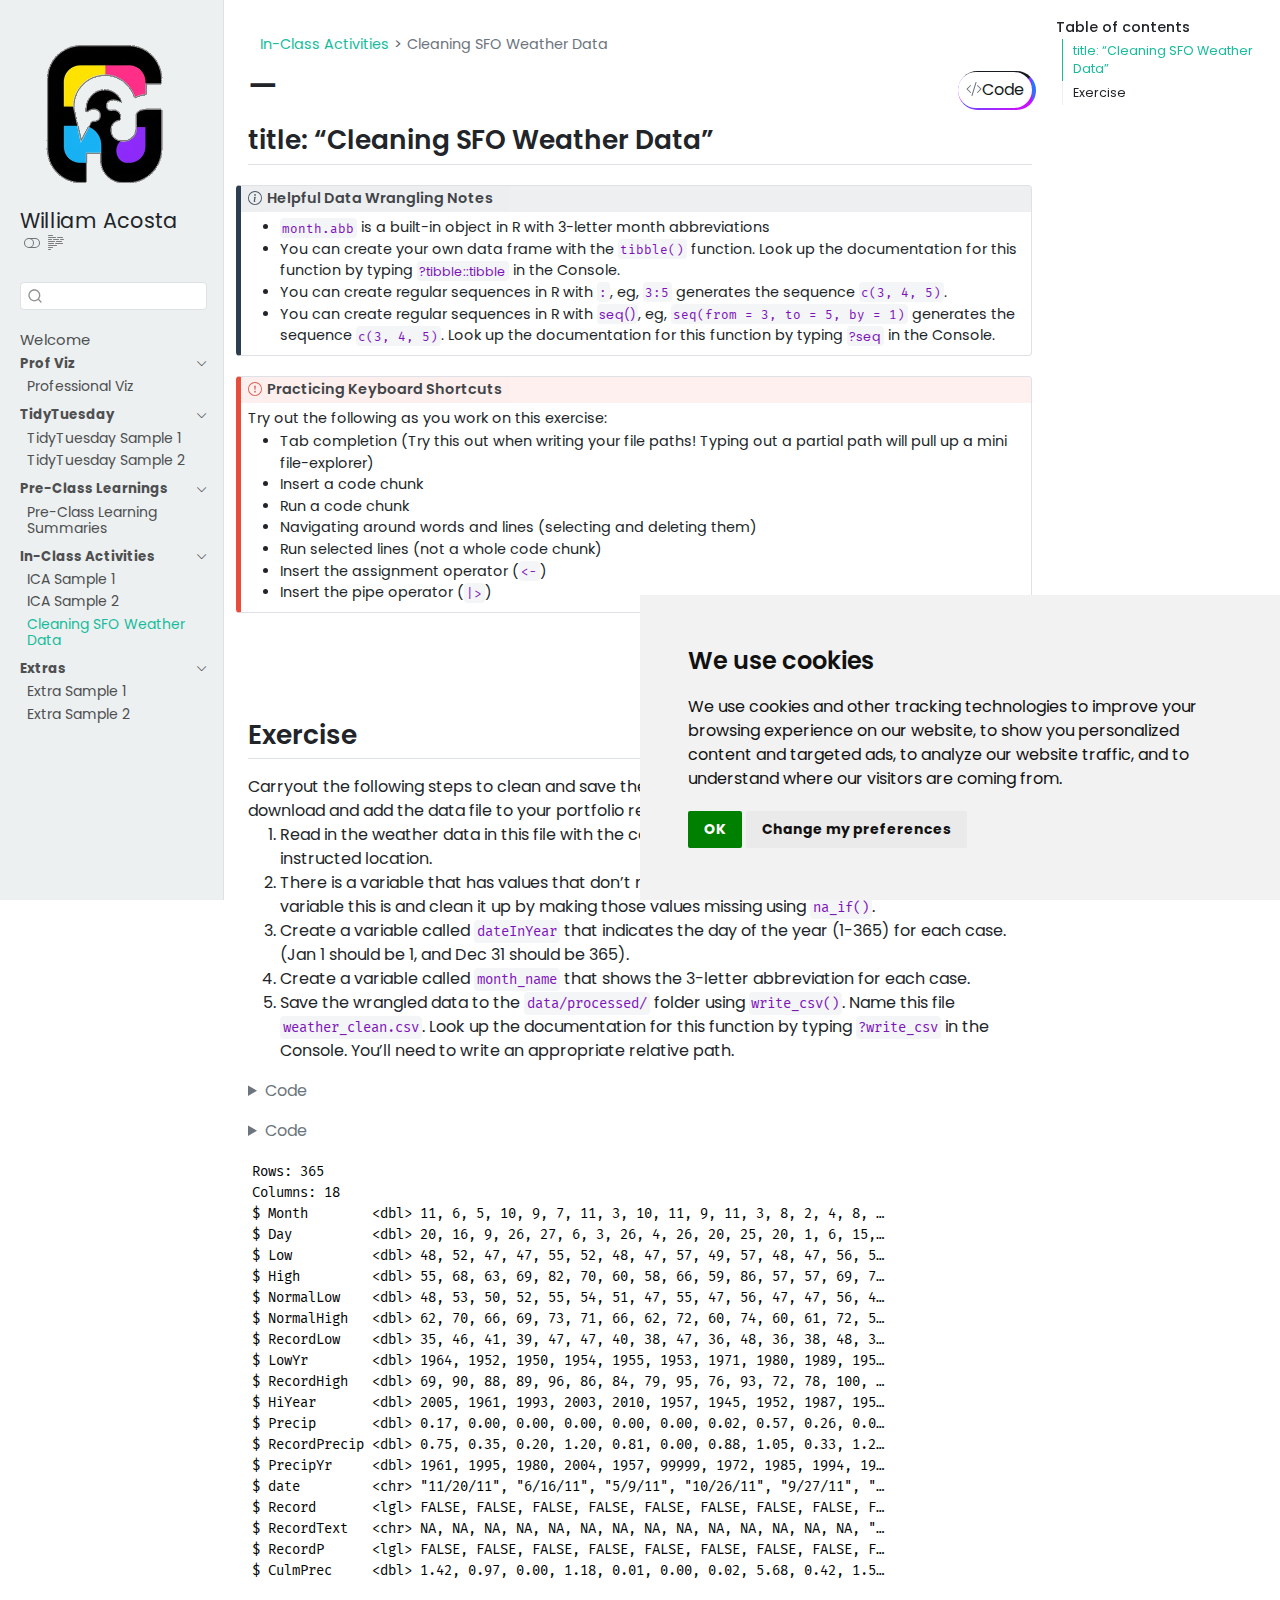
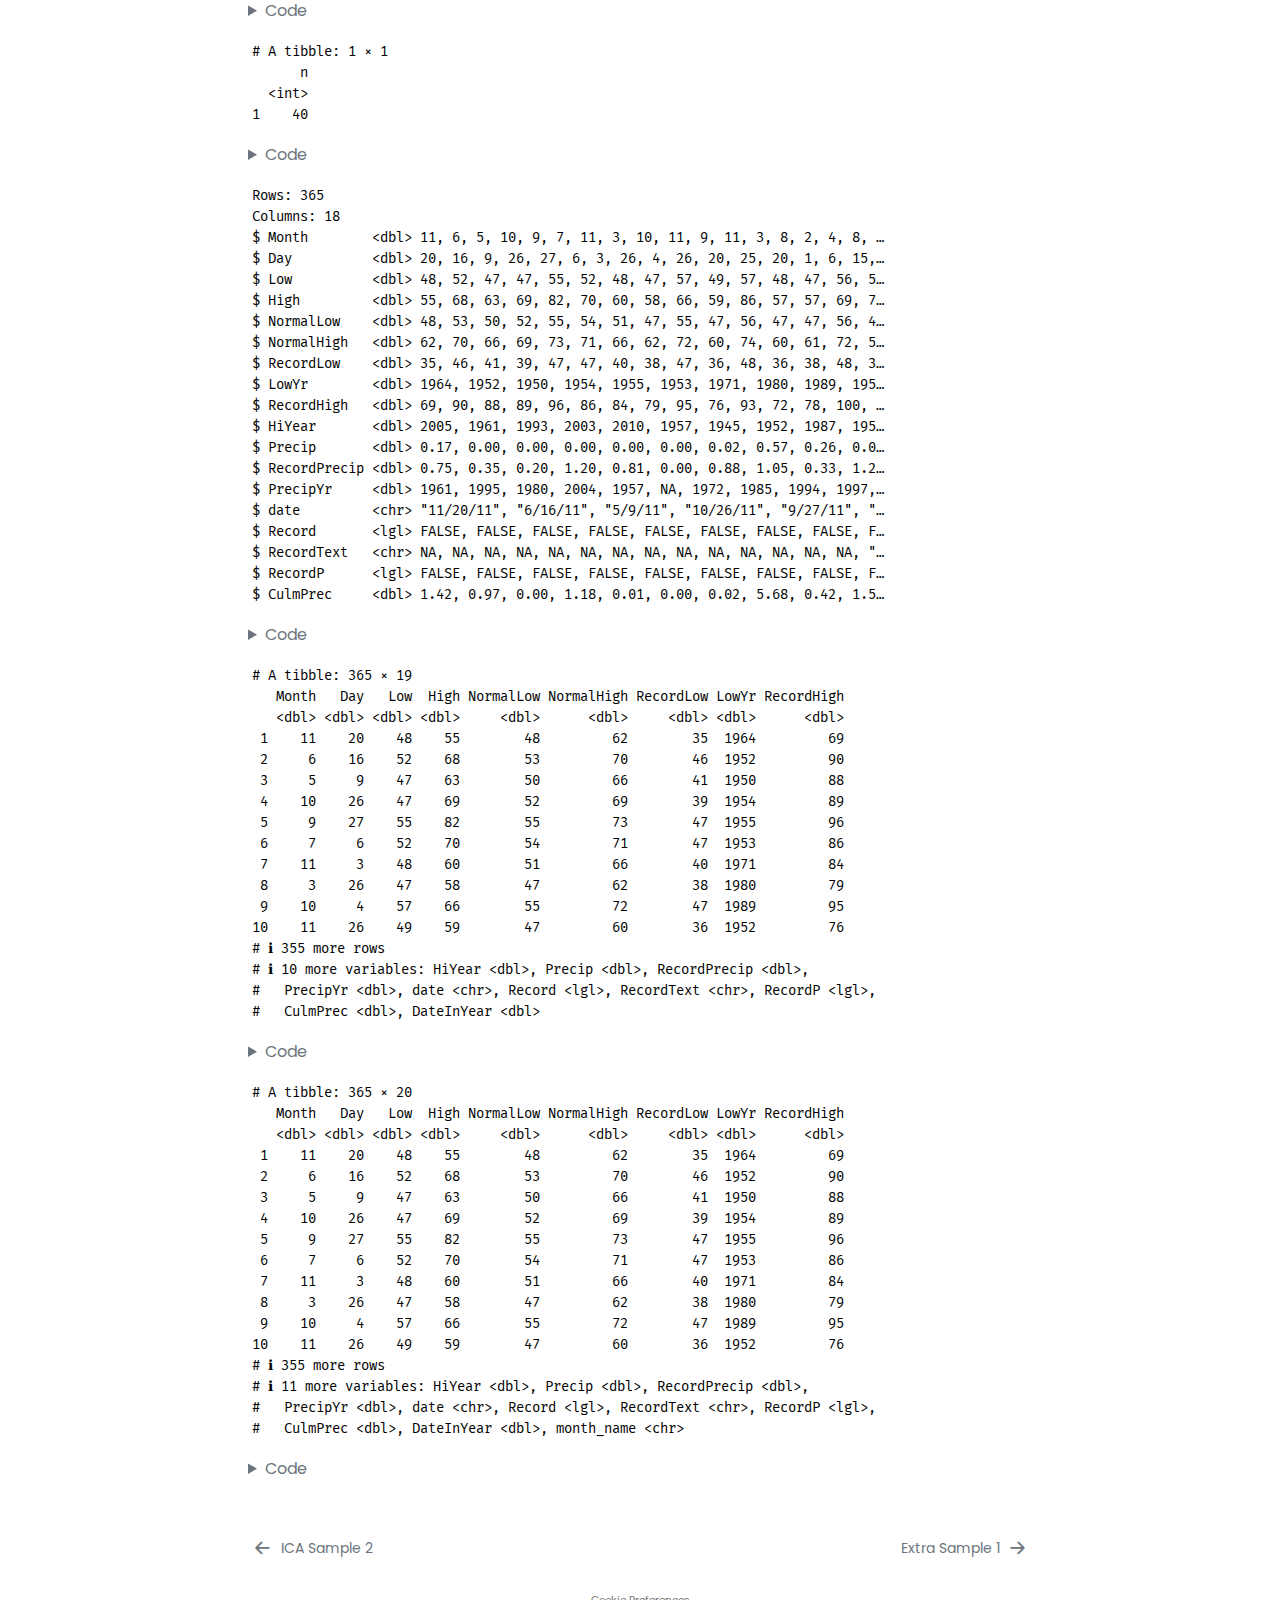
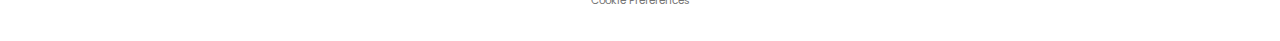
<file: ica/cleaning.html>
<!DOCTYPE html>
<html xmlns="http://www.w3.org/1999/xhtml" lang="en" xml:lang="en"><head>
<meta http-equiv="Content-Type" content="text/html; charset=UTF-8">
<meta charset="utf-8">
<meta name="generator" content="quarto-1.8.25">
<meta name="viewport" content="width=device-width, initial-scale=1.0, user-scalable=yes">
<title>— – COMP/STAT212 Portfolio</title>
<style>
code{white-space: pre-wrap;}
span.smallcaps{font-variant: small-caps;}
div.columns{display: flex; gap: min(4vw, 1.5em);}
div.column{flex: auto; overflow-x: auto;}
div.hanging-indent{margin-left: 1.5em; text-indent: -1.5em;}
ul.task-list{list-style: none;}
ul.task-list li input[type="checkbox"] {
  width: 0.8em;
  margin: 0 0.8em 0.2em -1em; /* quarto-specific, see https://github.com/quarto-dev/quarto-cli/issues/4556 */ 
  vertical-align: middle;
}
/* CSS for syntax highlighting */
html { -webkit-text-size-adjust: 100%; }
pre > code.sourceCode { white-space: pre; position: relative; }
pre > code.sourceCode > span { display: inline-block; line-height: 1.25; }
pre > code.sourceCode > span:empty { height: 1.2em; }
.sourceCode { overflow: visible; }
code.sourceCode > span { color: inherit; text-decoration: inherit; }
div.sourceCode { margin: 1em 0; }
pre.sourceCode { margin: 0; }
@media screen {
div.sourceCode { overflow: auto; }
}
@media print {
pre > code.sourceCode { white-space: pre-wrap; }
pre > code.sourceCode > span { text-indent: -5em; padding-left: 5em; }
}
pre.numberSource code
  { counter-reset: source-line 0; }
pre.numberSource code > span
  { position: relative; left: -4em; counter-increment: source-line; }
pre.numberSource code > span > a:first-child::before
  { content: counter(source-line);
    position: relative; left: -1em; text-align: right; vertical-align: baseline;
    border: none; display: inline-block;
    -webkit-touch-callout: none; -webkit-user-select: none;
    -khtml-user-select: none; -moz-user-select: none;
    -ms-user-select: none; user-select: none;
    padding: 0 4px; width: 4em;
  }
pre.numberSource { margin-left: 3em;  padding-left: 4px; }
div.sourceCode
  {   }
@media screen {
pre > code.sourceCode > span > a:first-child::before { text-decoration: underline; }
}
</style>

<script src="../site_libs/quarto-nav/quarto-nav.js"></script>
<script src="../site_libs/clipboard/clipboard.min.js"></script>
<script src="../site_libs/quarto-search/autocomplete.umd.js"></script>
<script src="../site_libs/quarto-search/fuse.min.js"></script>
<script src="../site_libs/quarto-search/quarto-search.js"></script>
<meta name="quarto:offset" content="../">
<link href="../extra/extra-sample1.html" rel="next">
<link href="../ica/ica-sample2.html" rel="prev">
<script src="../site_libs/cookie-consent/cookie-consent.js"></script>
<link href="../site_libs/cookie-consent/cookie-consent.css" rel="stylesheet">
<script src="../site_libs/quarto-html/quarto.js" type="module"></script>
<script src="../site_libs/quarto-html/tabsets/tabsets.js" type="module"></script>
<script src="../site_libs/quarto-html/axe/axe-check.js" type="module"></script>
<script src="../site_libs/quarto-html/popper.min.js"></script>
<script src="../site_libs/quarto-html/tippy.umd.min.js"></script>
<script src="../site_libs/quarto-html/anchor.min.js"></script>
<link href="../site_libs/quarto-html/tippy.css" rel="stylesheet">
<link href="../site_libs/quarto-html/quarto-syntax-highlighting-7b89279ff1a6dce999919e0e67d4d9ec.css" rel="stylesheet" class="quarto-color-scheme" id="quarto-text-highlighting-styles">
<link href="../site_libs/quarto-html/quarto-syntax-highlighting-dark-707d8167ce6003fca903bfe2be84ab7f.css" rel="stylesheet" class="quarto-color-scheme quarto-color-alternate" id="quarto-text-highlighting-styles">
<link href="../site_libs/quarto-html/quarto-syntax-highlighting-7b89279ff1a6dce999919e0e67d4d9ec.css" rel="stylesheet" class="quarto-color-scheme-extra" id="quarto-text-highlighting-styles">
<script src="../site_libs/bootstrap/bootstrap.min.js"></script>
<link href="../site_libs/bootstrap/bootstrap-icons.css" rel="stylesheet">
<link href="../site_libs/bootstrap/bootstrap-447330ed7f5b14f08626394f08367e28.min.css" rel="stylesheet" append-hash="true" class="quarto-color-scheme" id="quarto-bootstrap" data-mode="light">
<link href="../site_libs/bootstrap/bootstrap-dark-b1525fc7443f827935229f0f56e36607.min.css" rel="stylesheet" append-hash="true" class="quarto-color-scheme quarto-color-alternate" id="quarto-bootstrap" data-mode="dark">
<link href="../site_libs/bootstrap/bootstrap-447330ed7f5b14f08626394f08367e28.min.css" rel="stylesheet" append-hash="true" class="quarto-color-scheme-extra" id="quarto-bootstrap" data-mode="light"><script id="quarto-search-options" type="application/json">{
  "location": "sidebar",
  "copy-button": false,
  "collapse-after": 3,
  "panel-placement": "start",
  "type": "textbox",
  "limit": 50,
  "keyboard-shortcut": [
    "f",
    "/",
    "s"
  ],
  "show-item-context": false,
  "language": {
    "search-no-results-text": "No results",
    "search-matching-documents-text": "matching documents",
    "search-copy-link-title": "Copy link to search",
    "search-hide-matches-text": "Hide additional matches",
    "search-more-match-text": "more match in this document",
    "search-more-matches-text": "more matches in this document",
    "search-clear-button-title": "Clear",
    "search-text-placeholder": "",
    "search-detached-cancel-button-title": "Cancel",
    "search-submit-button-title": "Submit",
    "search-label": "Search"
  }
}</script><script type="text/javascript" charset="UTF-8">
document.addEventListener('DOMContentLoaded', function () {
cookieconsent.run({
  "notice_banner_type":"simple",
  "consent_type":"implied",
  "palette":"light",
  "language":"en",
  "page_load_consent_levels":["strictly-necessary","functionality","tracking","targeting"],
  "notice_banner_reject_button_hide":false,
  "preferences_center_close_button_hide":false,
  "website_name":""
  ,
"language":"en"
  });
});
</script><style>html{ scroll-behavior: smooth; }</style>
<link rel="stylesheet" href="../style/custom.css">
</head>
<body class="nav-sidebar docked quarto-light"><script id="quarto-html-before-body" type="application/javascript">
    const toggleBodyColorMode = (bsSheetEl) => {
      const mode = bsSheetEl.getAttribute("data-mode");
      const bodyEl = window.document.querySelector("body");
      if (mode === "dark") {
        bodyEl.classList.add("quarto-dark");
        bodyEl.classList.remove("quarto-light");
      } else {
        bodyEl.classList.add("quarto-light");
        bodyEl.classList.remove("quarto-dark");
      }
    }
    const toggleBodyColorPrimary = () => {
      const bsSheetEl = window.document.querySelector("link#quarto-bootstrap:not([rel=disabled-stylesheet])");
      if (bsSheetEl) {
        toggleBodyColorMode(bsSheetEl);
      }
    }
    const setColorSchemeToggle = (alternate) => {
      const toggles = window.document.querySelectorAll('.quarto-color-scheme-toggle');
      for (let i=0; i < toggles.length; i++) {
        const toggle = toggles[i];
        if (toggle) {
          if (alternate) {
            toggle.classList.add("alternate");
          } else {
            toggle.classList.remove("alternate");
          }
        }
      }
    };
    const toggleColorMode = (alternate) => {
      // Switch the stylesheets
      const primaryStylesheets = window.document.querySelectorAll('link.quarto-color-scheme:not(.quarto-color-alternate)');
      const alternateStylesheets = window.document.querySelectorAll('link.quarto-color-scheme.quarto-color-alternate');
      manageTransitions('#quarto-margin-sidebar .nav-link', false);
      if (alternate) {
        // note: dark is layered on light, we don't disable primary!
        enableStylesheet(alternateStylesheets);
        for (const sheetNode of alternateStylesheets) {
          if (sheetNode.id === "quarto-bootstrap") {
            toggleBodyColorMode(sheetNode);
          }
        }
      } else {
        disableStylesheet(alternateStylesheets);
        enableStylesheet(primaryStylesheets)
        toggleBodyColorPrimary();
      }
      manageTransitions('#quarto-margin-sidebar .nav-link', true);
      // Switch the toggles
      setColorSchemeToggle(alternate)
      // Hack to workaround the fact that safari doesn't
      // properly recolor the scrollbar when toggling (#1455)
      if (navigator.userAgent.indexOf('Safari') > 0 && navigator.userAgent.indexOf('Chrome') == -1) {
        manageTransitions("body", false);
        window.scrollTo(0, 1);
        setTimeout(() => {
          window.scrollTo(0, 0);
          manageTransitions("body", true);
        }, 40);
      }
    }
    const disableStylesheet = (stylesheets) => {
      for (let i=0; i < stylesheets.length; i++) {
        const stylesheet = stylesheets[i];
        stylesheet.rel = 'disabled-stylesheet';
      }
    }
    const enableStylesheet = (stylesheets) => {
      for (let i=0; i < stylesheets.length; i++) {
        const stylesheet = stylesheets[i];
        if(stylesheet.rel !== 'stylesheet') { // for Chrome, which will still FOUC without this check
          stylesheet.rel = 'stylesheet';
        }
      }
    }
    const manageTransitions = (selector, allowTransitions) => {
      const els = window.document.querySelectorAll(selector);
      for (let i=0; i < els.length; i++) {
        const el = els[i];
        if (allowTransitions) {
          el.classList.remove('notransition');
        } else {
          el.classList.add('notransition');
        }
      }
    }
    const isFileUrl = () => {
      return window.location.protocol === 'file:';
    }
    const hasAlternateSentinel = () => {
      let styleSentinel = getColorSchemeSentinel();
      if (styleSentinel !== null) {
        return styleSentinel === "alternate";
      } else {
        return false;
      }
    }
    const setStyleSentinel = (alternate) => {
      const value = alternate ? "alternate" : "default";
      if (!isFileUrl()) {
        window.localStorage.setItem("quarto-color-scheme", value);
      } else {
        localAlternateSentinel = value;
      }
    }
    const getColorSchemeSentinel = () => {
      if (!isFileUrl()) {
        const storageValue = window.localStorage.getItem("quarto-color-scheme");
        return storageValue != null ? storageValue : localAlternateSentinel;
      } else {
        return localAlternateSentinel;
      }
    }
    const toggleGiscusIfUsed = (isAlternate, darkModeDefault) => {
      const baseTheme = document.querySelector('#giscus-base-theme')?.value ?? 'light';
      const alternateTheme = document.querySelector('#giscus-alt-theme')?.value ?? 'dark';
      let newTheme = '';
      if(authorPrefersDark) {
        newTheme = isAlternate ? baseTheme : alternateTheme;
      } else {
        newTheme = isAlternate ? alternateTheme : baseTheme;
      }
      const changeGiscusTheme = () => {
        // From: https://github.com/giscus/giscus/issues/336
        const sendMessage = (message) => {
          const iframe = document.querySelector('iframe.giscus-frame');
          if (!iframe) return;
          iframe.contentWindow.postMessage({ giscus: message }, 'https://giscus.app');
        }
        sendMessage({
          setConfig: {
            theme: newTheme
          }
        });
      }
      const isGiscussLoaded = window.document.querySelector('iframe.giscus-frame') !== null;
      if (isGiscussLoaded) {
        changeGiscusTheme();
      }
    };
    const authorPrefersDark = false;
    const darkModeDefault = authorPrefersDark;
      document.querySelector('link#quarto-text-highlighting-styles.quarto-color-scheme-extra').rel = 'disabled-stylesheet';
      document.querySelector('link#quarto-bootstrap.quarto-color-scheme-extra').rel = 'disabled-stylesheet';
    let localAlternateSentinel = darkModeDefault ? 'alternate' : 'default';
    // Dark / light mode switch
    window.quartoToggleColorScheme = () => {
      // Read the current dark / light value
      let toAlternate = !hasAlternateSentinel();
      toggleColorMode(toAlternate);
      setStyleSentinel(toAlternate);
      toggleGiscusIfUsed(toAlternate, darkModeDefault);
      window.dispatchEvent(new Event('resize'));
    };
    // Switch to dark mode if need be
    if (hasAlternateSentinel()) {
      toggleColorMode(true);
    } else {
      toggleColorMode(false);
    }
  </script>

<div id="quarto-search-results"></div>
  <header id="quarto-header" class="headroom fixed-top"><nav class="quarto-secondary-nav"><div class="container-fluid d-flex">
      <button type="button" class="quarto-btn-toggle btn" data-bs-toggle="collapse" role="button" data-bs-target=".quarto-sidebar-collapse-item" aria-controls="quarto-sidebar" aria-expanded="false" aria-label="Toggle sidebar navigation" onclick="if (window.quartoToggleHeadroom) { window.quartoToggleHeadroom(); }">
        <i class="bi bi-layout-text-sidebar-reverse"></i>
      </button>
        <nav class="quarto-page-breadcrumbs" aria-label="breadcrumb"><ol class="breadcrumb"><li class="breadcrumb-item"><a href="../ica/ica-sample1.html">In-Class Activities</a></li><li class="breadcrumb-item"><a href="../ica/cleaning.html"><span class="chapter-title">Cleaning SFO Weather Data</span></a></li></ol></nav>
        <a class="flex-grow-1" role="navigation" data-bs-toggle="collapse" data-bs-target=".quarto-sidebar-collapse-item" aria-controls="quarto-sidebar" aria-expanded="false" aria-label="Toggle sidebar navigation" onclick="if (window.quartoToggleHeadroom) { window.quartoToggleHeadroom(); }">      
        </a>
      <button type="button" class="btn quarto-search-button" aria-label="Search" onclick="window.quartoOpenSearch();">
        <i class="bi bi-search"></i>
      </button>
    </div>
  </nav></header><!-- content --><div id="quarto-content" class="quarto-container page-columns page-rows-contents page-layout-full">
<!-- sidebar -->
  <nav id="quarto-sidebar" class="sidebar collapse collapse-horizontal quarto-sidebar-collapse-item sidebar-navigation docked overflow-auto"><div class="pt-lg-2 mt-2 text-left sidebar-header sidebar-header-stacked">
      <a href="../index.html" class="sidebar-logo-link">
      <img src="../assets/sidebar-logo.png" alt="Random negative space illustration" class="sidebar-logo light-content py-0 d-lg-inline d-none"><img src="../assets/sidebar-logo.png" alt="Random negative space illustration" class="sidebar-logo dark-content py-0 d-lg-inline d-none"></a>
    <div class="sidebar-title mb-0 py-0">
      <a href="../">William Acosta</a> 
        <div class="sidebar-tools-main">
  <a href="" class="quarto-color-scheme-toggle quarto-navigation-tool  px-1" onclick="window.quartoToggleColorScheme(); return false;" title="Toggle dark mode"><i class="bi"></i></a>
  <a href="" class="quarto-reader-toggle quarto-navigation-tool px-1" onclick="window.quartoToggleReader(); return false;" title="Toggle reader mode">
  <div class="quarto-reader-toggle-btn">
  <i class="bi"></i>
  </div>
</a>
</div>
    </div>
      </div>
        <div class="mt-2 flex-shrink-0 align-items-center">
        <div class="sidebar-search">
        <div id="quarto-search" class="" title="Search"></div>
        </div>
        </div>
    <div class="sidebar-menu-container"> 
    <ul class="list-unstyled mt-1">
<li class="sidebar-item">
  <div class="sidebar-item-container"> 
  <a href="../index.html" class="sidebar-item-text sidebar-link"><span class="chapter-title">Welcome</span></a>
  </div>
</li>
        <li class="sidebar-item sidebar-item-section">
      <div class="sidebar-item-container"> 
            <a class="sidebar-item-text sidebar-link text-start" data-bs-toggle="collapse" data-bs-target="#quarto-sidebar-section-1" role="navigation" aria-expanded="true">
 <span class="menu-text">Prof Viz</span></a>
          <a class="sidebar-item-toggle text-start" data-bs-toggle="collapse" data-bs-target="#quarto-sidebar-section-1" role="navigation" aria-expanded="true" aria-label="Toggle section">
            <i class="bi bi-chevron-right ms-2"></i>
          </a> 
      </div>
      <ul id="quarto-sidebar-section-1" class="collapse list-unstyled sidebar-section depth1 show">
<li class="sidebar-item">
  <div class="sidebar-item-container"> 
  <a href="../pv/pv-01.html" class="sidebar-item-text sidebar-link"><span class="chapter-title">Professional Viz</span></a>
  </div>
</li>
      </ul>
</li>
        <li class="sidebar-item sidebar-item-section">
      <div class="sidebar-item-container"> 
            <a class="sidebar-item-text sidebar-link text-start" data-bs-toggle="collapse" data-bs-target="#quarto-sidebar-section-2" role="navigation" aria-expanded="true">
 <span class="menu-text">TidyTuesday</span></a>
          <a class="sidebar-item-toggle text-start" data-bs-toggle="collapse" data-bs-target="#quarto-sidebar-section-2" role="navigation" aria-expanded="true" aria-label="Toggle section">
            <i class="bi bi-chevron-right ms-2"></i>
          </a> 
      </div>
      <ul id="quarto-sidebar-section-2" class="collapse list-unstyled sidebar-section depth1 show">
<li class="sidebar-item">
  <div class="sidebar-item-container"> 
  <a href="../tt/2025-07-08.html" class="sidebar-item-text sidebar-link"><span class="chapter-title">TidyTuesday Sample 1</span></a>
  </div>
</li>
          <li class="sidebar-item">
  <div class="sidebar-item-container"> 
  <a href="../tt/2025-07-15.html" class="sidebar-item-text sidebar-link"><span class="chapter-title">TidyTuesday Sample 2</span></a>
  </div>
</li>
      </ul>
</li>
        <li class="sidebar-item sidebar-item-section">
      <div class="sidebar-item-container"> 
            <a class="sidebar-item-text sidebar-link text-start" data-bs-toggle="collapse" data-bs-target="#quarto-sidebar-section-3" role="navigation" aria-expanded="true">
 <span class="menu-text">Pre-Class Learnings</span></a>
          <a class="sidebar-item-toggle text-start" data-bs-toggle="collapse" data-bs-target="#quarto-sidebar-section-3" role="navigation" aria-expanded="true" aria-label="Toggle section">
            <i class="bi bi-chevron-right ms-2"></i>
          </a> 
      </div>
      <ul id="quarto-sidebar-section-3" class="collapse list-unstyled sidebar-section depth1 show">
<li class="sidebar-item">
  <div class="sidebar-item-container"> 
  <a href="../pcl/pcl.html" class="sidebar-item-text sidebar-link"><span class="chapter-title">Pre-Class Learning Summaries</span></a>
  </div>
</li>
      </ul>
</li>
        <li class="sidebar-item sidebar-item-section">
      <div class="sidebar-item-container"> 
            <a class="sidebar-item-text sidebar-link text-start" data-bs-toggle="collapse" data-bs-target="#quarto-sidebar-section-4" role="navigation" aria-expanded="true">
 <span class="menu-text">In-Class Activities</span></a>
          <a class="sidebar-item-toggle text-start" data-bs-toggle="collapse" data-bs-target="#quarto-sidebar-section-4" role="navigation" aria-expanded="true" aria-label="Toggle section">
            <i class="bi bi-chevron-right ms-2"></i>
          </a> 
      </div>
      <ul id="quarto-sidebar-section-4" class="collapse list-unstyled sidebar-section depth1 show">
<li class="sidebar-item">
  <div class="sidebar-item-container"> 
  <a href="../ica/ica-sample1.html" class="sidebar-item-text sidebar-link"><span class="chapter-title">ICA Sample 1</span></a>
  </div>
</li>
          <li class="sidebar-item">
  <div class="sidebar-item-container"> 
  <a href="../ica/ica-sample2.html" class="sidebar-item-text sidebar-link"><span class="chapter-title">ICA Sample 2</span></a>
  </div>
</li>
          <li class="sidebar-item">
  <div class="sidebar-item-container"> 
  <a href="../ica/cleaning.html" class="sidebar-item-text sidebar-link active"><span class="chapter-title">Cleaning SFO Weather Data</span></a>
  </div>
</li>
      </ul>
</li>
        <li class="sidebar-item sidebar-item-section">
      <div class="sidebar-item-container"> 
            <a class="sidebar-item-text sidebar-link text-start" data-bs-toggle="collapse" data-bs-target="#quarto-sidebar-section-5" role="navigation" aria-expanded="true">
 <span class="menu-text">Extras</span></a>
          <a class="sidebar-item-toggle text-start" data-bs-toggle="collapse" data-bs-target="#quarto-sidebar-section-5" role="navigation" aria-expanded="true" aria-label="Toggle section">
            <i class="bi bi-chevron-right ms-2"></i>
          </a> 
      </div>
      <ul id="quarto-sidebar-section-5" class="collapse list-unstyled sidebar-section depth1 show">
<li class="sidebar-item">
  <div class="sidebar-item-container"> 
  <a href="../extra/extra-sample1.html" class="sidebar-item-text sidebar-link"><span class="chapter-title">Extra Sample 1</span></a>
  </div>
</li>
          <li class="sidebar-item">
  <div class="sidebar-item-container"> 
  <a href="../extra/extra-sample2.html" class="sidebar-item-text sidebar-link"><span class="chapter-title">Extra Sample 2</span></a>
  </div>
</li>
      </ul>
</li>
    </ul>
</div>
</nav><div id="quarto-sidebar-glass" class="quarto-sidebar-collapse-item" data-bs-toggle="collapse" data-bs-target=".quarto-sidebar-collapse-item"></div>
<!-- margin-sidebar -->
    <div id="quarto-margin-sidebar" class="sidebar margin-sidebar">
        <nav id="TOC" role="doc-toc" class="toc-active" data-toc-expanded="99"><h2 id="toc-title">Table of contents</h2>
   
  <ul>
<li><a href="#title-cleaning-sfo-weather-data" id="toc-title-cleaning-sfo-weather-data" class="nav-link active" data-scroll-target="#title-cleaning-sfo-weather-data">title: “Cleaning SFO Weather Data”</a></li>
  <li><a href="#exercise" id="toc-exercise" class="nav-link" data-scroll-target="#exercise">Exercise</a></li>
  </ul></nav>
    </div>
<!-- main -->
<main class="content column-body" id="quarto-document-content"><header id="title-block-header" class="quarto-title-block default"><nav class="quarto-page-breadcrumbs quarto-title-breadcrumbs d-none d-lg-block" aria-label="breadcrumb"><ol class="breadcrumb"><li class="breadcrumb-item"><a href="../ica/ica-sample1.html">In-Class Activities</a></li><li class="breadcrumb-item"><a href="../ica/cleaning.html"><span class="chapter-title">Cleaning SFO Weather Data</span></a></li></ol></nav><div class="quarto-title">
<div class="quarto-title-block"><div><h1 class="title"><span class="chapter-title">—</span></h1><button type="button" class="btn code-tools-button dropdown-toggle" id="quarto-code-tools-menu" data-bs-toggle="dropdown" aria-expanded="false"><i class="bi"></i> Code</button><ul class="dropdown-menu dropdown-menu-end" aria-labelelledby="quarto-code-tools-menu"><li><a id="quarto-show-all-code" class="dropdown-item" href="javascript:void(0)" role="button">Show All Code</a></li><li><a id="quarto-hide-all-code" class="dropdown-item" href="javascript:void(0)" role="button">Hide All Code</a></li><li><hr class="dropdown-divider"></li><li><a id="quarto-view-source" class="dropdown-item" href="javascript:void(0)" role="button">View Source</a></li></ul></div></div>
</div>



<div class="quarto-title-meta column-body">

    
  
    
  </div>
  


</header><section id="title-cleaning-sfo-weather-data" class="level2"><h2 class="anchored" data-anchor-id="title-cleaning-sfo-weather-data">title: “Cleaning SFO Weather Data”</h2>
<div class="callout callout-style-default callout-note callout-titled" title="Helpful Data Wrangling Notes">
<div class="callout-header d-flex align-content-center">
<div class="callout-icon-container">
<i class="callout-icon"></i>
</div>
<div class="callout-title-container flex-fill">
<span class="screen-reader-only">Note</span>Helpful Data Wrangling Notes
</div>
</div>
<div class="callout-body-container callout-body">
<ul>
<li>
<code>month.abb</code> is a built-in object in R with 3-letter month abbreviations</li>
<li>You can create your own data frame with the <code>tibble()</code> function. Look up the documentation for this function by typing <code><a href="https://tibble.tidyverse.org/reference/tibble.html">?tibble::tibble</a></code> in the Console.</li>
<li>You can create regular sequences in R with <code>:</code>, eg, <code>3:5</code> generates the sequence <code>c(3, 4, 5)</code>.</li>
<li>You can create regular sequences in R with <code><a href="https://rdrr.io/r/base/seq.html">seq()</a></code>, eg, <code>seq(from = 3, to = 5, by = 1)</code> generates the sequence <code>c(3, 4, 5)</code>. Look up the documentation for this function by typing <code><a href="https://rdrr.io/r/base/seq.html">?seq</a></code> in the Console.</li>
</ul>
</div>
</div>
<div class="callout callout-style-default callout-important callout-titled" title="Practicing Keyboard Shortcuts">
<div class="callout-header d-flex align-content-center">
<div class="callout-icon-container">
<i class="callout-icon"></i>
</div>
<div class="callout-title-container flex-fill">
<span class="screen-reader-only">Important</span>Practicing Keyboard Shortcuts
</div>
</div>
<div class="callout-body-container callout-body">
<p>Try out the following as you work on this exercise:</p>
<ul>
<li>Tab completion (Try this out when writing your file paths! Typing out a partial path will pull up a mini file-explorer)</li>
<li>Insert a code chunk</li>
<li>Run a code chunk</li>
<li>Navigating around words and lines (selecting and deleting them)</li>
<li>Run selected lines (not a whole code chunk)</li>
<li>Insert the assignment operator (<code>&lt;-</code>)</li>
<li>Insert the pipe operator (<code>|&gt;</code>)</li>
</ul>
</div>
</div>
</section><section id="exercise" class="level2"><h2 class="anchored" data-anchor-id="exercise">Exercise</h2>
<p>Carryout the following steps to clean and save the San Francisco Weather data. Make sure to download and add the data file to your portfolio repository as instructed.</p>
<ol type="1">
<li>Read in the weather data in this file with the correct relative file path after you move it to the instructed location.</li>
<li>There is a variable that has values that don’t make sense in the data context. Figure out which variable this is and clean it up by making those values missing using <code>na_if()</code>.</li>
<li>Create a variable called <code>dateInYear</code> that indicates the day of the year (1-365) for each case. (Jan 1 should be 1, and Dec 31 should be 365).</li>
<li>Create a variable called <code>month_name</code> that shows the 3-letter abbreviation for each case.</li>
<li>Save the wrangled data to the <code>data/processed/</code> folder using <code>write_csv()</code>. Name this file <code>weather_clean.csv</code>. Look up the documentation for this function by typing <code>?write_csv</code> in the Console. You’ll need to write an appropriate relative path.</li>
</ol>
<div class="cell">
<details class="code-fold"><summary>Code</summary><div class="code-copy-outer-scaffold"><div class="sourceCode cell-code" id="cb1"><pre class="sourceCode numberSource r number-lines code-with-copy"><code class="sourceCode r"><span id="cb1-1"><a href="#cb1-1"></a><span class="fu">library</span>(tidyverse)</span>
<span id="cb1-2"><a href="#cb1-2"></a>weather<span class="ot">&lt;-</span> <span class="fu">read_csv</span>(<span class="st">"./data/raw/weather.csv"</span>)</span></code></pre></div><button title="Copy to Clipboard" class="code-copy-button"><i class="bi"></i></button></div>
</details>
</div>
<div class="cell">
<details class="code-fold"><summary>Code</summary><div class="code-copy-outer-scaffold"><div class="sourceCode cell-code" id="cb2"><pre class="sourceCode numberSource r number-lines code-with-copy"><code class="sourceCode r"><span id="cb2-1"><a href="#cb2-1"></a><span class="fu">glimpse</span>(weather)</span></code></pre></div><button title="Copy to Clipboard" class="code-copy-button"><i class="bi"></i></button></div>
</details><div class="cell-output cell-output-stdout">
<pre><code>Rows: 365
Columns: 18
$ Month        &lt;dbl&gt; 11, 6, 5, 10, 9, 7, 11, 3, 10, 11, 9, 11, 3, 8, 2, 4, 8, …
$ Day          &lt;dbl&gt; 20, 16, 9, 26, 27, 6, 3, 26, 4, 26, 20, 25, 20, 1, 6, 15,…
$ Low          &lt;dbl&gt; 48, 52, 47, 47, 55, 52, 48, 47, 57, 49, 57, 48, 47, 56, 5…
$ High         &lt;dbl&gt; 55, 68, 63, 69, 82, 70, 60, 58, 66, 59, 86, 57, 57, 69, 7…
$ NormalLow    &lt;dbl&gt; 48, 53, 50, 52, 55, 54, 51, 47, 55, 47, 56, 47, 47, 56, 4…
$ NormalHigh   &lt;dbl&gt; 62, 70, 66, 69, 73, 71, 66, 62, 72, 60, 74, 60, 61, 72, 5…
$ RecordLow    &lt;dbl&gt; 35, 46, 41, 39, 47, 47, 40, 38, 47, 36, 48, 36, 38, 48, 3…
$ LowYr        &lt;dbl&gt; 1964, 1952, 1950, 1954, 1955, 1953, 1971, 1980, 1989, 195…
$ RecordHigh   &lt;dbl&gt; 69, 90, 88, 89, 96, 86, 84, 79, 95, 76, 93, 72, 78, 100, …
$ HiYear       &lt;dbl&gt; 2005, 1961, 1993, 2003, 2010, 1957, 1945, 1952, 1987, 195…
$ Precip       &lt;dbl&gt; 0.17, 0.00, 0.00, 0.00, 0.00, 0.00, 0.02, 0.57, 0.26, 0.0…
$ RecordPrecip &lt;dbl&gt; 0.75, 0.35, 0.20, 1.20, 0.81, 0.00, 0.88, 1.05, 0.33, 1.2…
$ PrecipYr     &lt;dbl&gt; 1961, 1995, 1980, 2004, 1957, 99999, 1972, 1985, 1994, 19…
$ date         &lt;chr&gt; "11/20/11", "6/16/11", "5/9/11", "10/26/11", "9/27/11", "…
$ Record       &lt;lgl&gt; FALSE, FALSE, FALSE, FALSE, FALSE, FALSE, FALSE, FALSE, F…
$ RecordText   &lt;chr&gt; NA, NA, NA, NA, NA, NA, NA, NA, NA, NA, NA, NA, NA, NA, "…
$ RecordP      &lt;lgl&gt; FALSE, FALSE, FALSE, FALSE, FALSE, FALSE, FALSE, FALSE, F…
$ CulmPrec     &lt;dbl&gt; 1.42, 0.97, 0.00, 1.18, 0.01, 0.00, 0.02, 5.68, 0.42, 1.5…</code></pre>
</div>
</div>
<div class="cell">
<details class="code-fold"><summary>Code</summary><div class="code-copy-outer-scaffold"><div class="sourceCode cell-code" id="cb4"><pre class="sourceCode numberSource r number-lines code-with-copy"><code class="sourceCode r"><span id="cb4-1"><a href="#cb4-1"></a>weatherPrecipYear<span class="ot">&lt;-</span> weather <span class="sc">|&gt;</span> </span>
<span id="cb4-2"><a href="#cb4-2"></a>  <span class="fu">filter</span>(PrecipYr<span class="sc">&gt;=</span><span class="dv">99999</span>)</span>
<span id="cb4-3"><a href="#cb4-3"></a></span>
<span id="cb4-4"><a href="#cb4-4"></a><span class="fu">count</span>(weatherPrecipYear)</span></code></pre></div><button title="Copy to Clipboard" class="code-copy-button"><i class="bi"></i></button></div>
</details><div class="cell-output cell-output-stdout">
<pre><code># A tibble: 1 × 1
      n
  &lt;int&gt;
1    40</code></pre>
</div>
</div>
<div class="cell">
<details class="code-fold"><summary>Code</summary><div class="code-copy-outer-scaffold"><div class="sourceCode cell-code" id="cb6"><pre class="sourceCode numberSource r number-lines code-with-copy"><code class="sourceCode r"><span id="cb6-1"><a href="#cb6-1"></a>weather<span class="ot">&lt;-</span> weather <span class="sc">|&gt;</span> </span>
<span id="cb6-2"><a href="#cb6-2"></a>  <span class="fu">mutate</span>(<span class="at">PrecipYr=</span><span class="fu">na_if</span>(PrecipYr,<span class="dv">99999</span>))</span>
<span id="cb6-3"><a href="#cb6-3"></a></span>
<span id="cb6-4"><a href="#cb6-4"></a><span class="fu">glimpse</span>(weather)</span></code></pre></div><button title="Copy to Clipboard" class="code-copy-button"><i class="bi"></i></button></div>
</details><div class="cell-output cell-output-stdout">
<pre><code>Rows: 365
Columns: 18
$ Month        &lt;dbl&gt; 11, 6, 5, 10, 9, 7, 11, 3, 10, 11, 9, 11, 3, 8, 2, 4, 8, …
$ Day          &lt;dbl&gt; 20, 16, 9, 26, 27, 6, 3, 26, 4, 26, 20, 25, 20, 1, 6, 15,…
$ Low          &lt;dbl&gt; 48, 52, 47, 47, 55, 52, 48, 47, 57, 49, 57, 48, 47, 56, 5…
$ High         &lt;dbl&gt; 55, 68, 63, 69, 82, 70, 60, 58, 66, 59, 86, 57, 57, 69, 7…
$ NormalLow    &lt;dbl&gt; 48, 53, 50, 52, 55, 54, 51, 47, 55, 47, 56, 47, 47, 56, 4…
$ NormalHigh   &lt;dbl&gt; 62, 70, 66, 69, 73, 71, 66, 62, 72, 60, 74, 60, 61, 72, 5…
$ RecordLow    &lt;dbl&gt; 35, 46, 41, 39, 47, 47, 40, 38, 47, 36, 48, 36, 38, 48, 3…
$ LowYr        &lt;dbl&gt; 1964, 1952, 1950, 1954, 1955, 1953, 1971, 1980, 1989, 195…
$ RecordHigh   &lt;dbl&gt; 69, 90, 88, 89, 96, 86, 84, 79, 95, 76, 93, 72, 78, 100, …
$ HiYear       &lt;dbl&gt; 2005, 1961, 1993, 2003, 2010, 1957, 1945, 1952, 1987, 195…
$ Precip       &lt;dbl&gt; 0.17, 0.00, 0.00, 0.00, 0.00, 0.00, 0.02, 0.57, 0.26, 0.0…
$ RecordPrecip &lt;dbl&gt; 0.75, 0.35, 0.20, 1.20, 0.81, 0.00, 0.88, 1.05, 0.33, 1.2…
$ PrecipYr     &lt;dbl&gt; 1961, 1995, 1980, 2004, 1957, NA, 1972, 1985, 1994, 1997,…
$ date         &lt;chr&gt; "11/20/11", "6/16/11", "5/9/11", "10/26/11", "9/27/11", "…
$ Record       &lt;lgl&gt; FALSE, FALSE, FALSE, FALSE, FALSE, FALSE, FALSE, FALSE, F…
$ RecordText   &lt;chr&gt; NA, NA, NA, NA, NA, NA, NA, NA, NA, NA, NA, NA, NA, NA, "…
$ RecordP      &lt;lgl&gt; FALSE, FALSE, FALSE, FALSE, FALSE, FALSE, FALSE, FALSE, F…
$ CulmPrec     &lt;dbl&gt; 1.42, 0.97, 0.00, 1.18, 0.01, 0.00, 0.02, 5.68, 0.42, 1.5…</code></pre>
</div>
</div>
<div class="cell">
<details class="code-fold"><summary>Code</summary><div class="code-copy-outer-scaffold"><div class="sourceCode cell-code" id="cb8"><pre class="sourceCode numberSource r number-lines code-with-copy"><code class="sourceCode r"><span id="cb8-1"><a href="#cb8-1"></a>weather<span class="ot">&lt;-</span>weather<span class="sc">|&gt;</span> </span>
<span id="cb8-2"><a href="#cb8-2"></a>  <span class="fu">mutate</span>(<span class="at">DateInYear=</span><span class="fu">yday</span>(<span class="fu">mdy</span>(date)))</span>
<span id="cb8-3"><a href="#cb8-3"></a>weather</span></code></pre></div><button title="Copy to Clipboard" class="code-copy-button"><i class="bi"></i></button></div>
</details><div class="cell-output cell-output-stdout">
<pre><code># A tibble: 365 × 19
   Month   Day   Low  High NormalLow NormalHigh RecordLow LowYr RecordHigh
   &lt;dbl&gt; &lt;dbl&gt; &lt;dbl&gt; &lt;dbl&gt;     &lt;dbl&gt;      &lt;dbl&gt;     &lt;dbl&gt; &lt;dbl&gt;      &lt;dbl&gt;
 1    11    20    48    55        48         62        35  1964         69
 2     6    16    52    68        53         70        46  1952         90
 3     5     9    47    63        50         66        41  1950         88
 4    10    26    47    69        52         69        39  1954         89
 5     9    27    55    82        55         73        47  1955         96
 6     7     6    52    70        54         71        47  1953         86
 7    11     3    48    60        51         66        40  1971         84
 8     3    26    47    58        47         62        38  1980         79
 9    10     4    57    66        55         72        47  1989         95
10    11    26    49    59        47         60        36  1952         76
# ℹ 355 more rows
# ℹ 10 more variables: HiYear &lt;dbl&gt;, Precip &lt;dbl&gt;, RecordPrecip &lt;dbl&gt;,
#   PrecipYr &lt;dbl&gt;, date &lt;chr&gt;, Record &lt;lgl&gt;, RecordText &lt;chr&gt;, RecordP &lt;lgl&gt;,
#   CulmPrec &lt;dbl&gt;, DateInYear &lt;dbl&gt;</code></pre>
</div>
</div>
<div class="cell">
<details class="code-fold"><summary>Code</summary><div class="code-copy-outer-scaffold"><div class="sourceCode cell-code" id="cb10"><pre class="sourceCode numberSource r number-lines code-with-copy"><code class="sourceCode r"><span id="cb10-1"><a href="#cb10-1"></a>weather<span class="ot">&lt;-</span>weather <span class="sc">|&gt;</span> </span>
<span id="cb10-2"><a href="#cb10-2"></a>  <span class="fu">mutate</span>(<span class="at">month_name=</span>month.abb[Month])</span>
<span id="cb10-3"><a href="#cb10-3"></a></span>
<span id="cb10-4"><a href="#cb10-4"></a>weather</span></code></pre></div><button title="Copy to Clipboard" class="code-copy-button"><i class="bi"></i></button></div>
</details><div class="cell-output cell-output-stdout">
<pre><code># A tibble: 365 × 20
   Month   Day   Low  High NormalLow NormalHigh RecordLow LowYr RecordHigh
   &lt;dbl&gt; &lt;dbl&gt; &lt;dbl&gt; &lt;dbl&gt;     &lt;dbl&gt;      &lt;dbl&gt;     &lt;dbl&gt; &lt;dbl&gt;      &lt;dbl&gt;
 1    11    20    48    55        48         62        35  1964         69
 2     6    16    52    68        53         70        46  1952         90
 3     5     9    47    63        50         66        41  1950         88
 4    10    26    47    69        52         69        39  1954         89
 5     9    27    55    82        55         73        47  1955         96
 6     7     6    52    70        54         71        47  1953         86
 7    11     3    48    60        51         66        40  1971         84
 8     3    26    47    58        47         62        38  1980         79
 9    10     4    57    66        55         72        47  1989         95
10    11    26    49    59        47         60        36  1952         76
# ℹ 355 more rows
# ℹ 11 more variables: HiYear &lt;dbl&gt;, Precip &lt;dbl&gt;, RecordPrecip &lt;dbl&gt;,
#   PrecipYr &lt;dbl&gt;, date &lt;chr&gt;, Record &lt;lgl&gt;, RecordText &lt;chr&gt;, RecordP &lt;lgl&gt;,
#   CulmPrec &lt;dbl&gt;, DateInYear &lt;dbl&gt;, month_name &lt;chr&gt;</code></pre>
</div>
</div>
<div class="cell">
<details class="code-fold"><summary>Code</summary><div class="code-copy-outer-scaffold"><div class="sourceCode cell-code" id="cb12"><pre class="sourceCode numberSource r number-lines code-with-copy"><code class="sourceCode r"><span id="cb12-1"><a href="#cb12-1"></a><span class="fu">write_csv</span>(weather, <span class="at">file =</span> <span class="st">"data/processed/weather_clean.csv"</span>)</span></code></pre></div><button title="Copy to Clipboard" class="code-copy-button"><i class="bi"></i></button></div>
</details>
</div>


<!-- -->

</section></main><!-- /main --><script id="quarto-html-after-body" type="application/javascript">
  window.document.addEventListener("DOMContentLoaded", function (event) {
    // Ensure there is a toggle, if there isn't float one in the top right
    if (window.document.querySelector('.quarto-color-scheme-toggle') === null) {
      const a = window.document.createElement('a');
      a.classList.add('top-right');
      a.classList.add('quarto-color-scheme-toggle');
      a.href = "";
      a.onclick = function() { try { window.quartoToggleColorScheme(); } catch {} return false; };
      const i = window.document.createElement("i");
      i.classList.add('bi');
      a.appendChild(i);
      window.document.body.appendChild(a);
    }
    setColorSchemeToggle(hasAlternateSentinel())
    const icon = "";
    const anchorJS = new window.AnchorJS();
    anchorJS.options = {
      placement: 'right',
      icon: icon
    };
    anchorJS.add('.anchored');
    const isCodeAnnotation = (el) => {
      for (const clz of el.classList) {
        if (clz.startsWith('code-annotation-')) {                     
          return true;
        }
      }
      return false;
    }
    const onCopySuccess = function(e) {
      // button target
      const button = e.trigger;
      // don't keep focus
      button.blur();
      // flash "checked"
      button.classList.add('code-copy-button-checked');
      var currentTitle = button.getAttribute("title");
      button.setAttribute("title", "Copied!");
      let tooltip;
      if (window.bootstrap) {
        button.setAttribute("data-bs-toggle", "tooltip");
        button.setAttribute("data-bs-placement", "left");
        button.setAttribute("data-bs-title", "Copied!");
        tooltip = new bootstrap.Tooltip(button, 
          { trigger: "manual", 
            customClass: "code-copy-button-tooltip",
            offset: [0, -8]});
        tooltip.show();    
      }
      setTimeout(function() {
        if (tooltip) {
          tooltip.hide();
          button.removeAttribute("data-bs-title");
          button.removeAttribute("data-bs-toggle");
          button.removeAttribute("data-bs-placement");
        }
        button.setAttribute("title", currentTitle);
        button.classList.remove('code-copy-button-checked');
      }, 1000);
      // clear code selection
      e.clearSelection();
    }
    const getTextToCopy = function(trigger) {
      const outerScaffold = trigger.parentElement.cloneNode(true);
      const codeEl = outerScaffold.querySelector('code');
      for (const childEl of codeEl.children) {
        if (isCodeAnnotation(childEl)) {
          childEl.remove();
        }
      }
      return codeEl.innerText;
    }
    const clipboard = new window.ClipboardJS('.code-copy-button:not([data-in-quarto-modal])', {
      text: getTextToCopy
    });
    clipboard.on('success', onCopySuccess);
    if (window.document.getElementById('quarto-embedded-source-code-modal')) {
      const clipboardModal = new window.ClipboardJS('.code-copy-button[data-in-quarto-modal]', {
        text: getTextToCopy,
        container: window.document.getElementById('quarto-embedded-source-code-modal')
      });
      clipboardModal.on('success', onCopySuccess);
    }
    const viewSource = window.document.getElementById('quarto-view-source') ||
                       window.document.getElementById('quarto-code-tools-source');
    if (viewSource) {
      const sourceUrl = viewSource.getAttribute("data-quarto-source-url");
      viewSource.addEventListener("click", function(e) {
        if (sourceUrl) {
          // rstudio viewer pane
          if (/\bcapabilities=\b/.test(window.location)) {
            window.open(sourceUrl);
          } else {
            window.location.href = sourceUrl;
          }
        } else {
          const modal = new bootstrap.Modal(document.getElementById('quarto-embedded-source-code-modal'));
          modal.show();
        }
        return false;
      });
    }
    function toggleCodeHandler(show) {
      return function(e) {
        const detailsSrc = window.document.querySelectorAll(".cell > details > .sourceCode");
        for (let i=0; i<detailsSrc.length; i++) {
          const details = detailsSrc[i].parentElement;
          if (show) {
            details.open = true;
          } else {
            details.removeAttribute("open");
          }
        }
        const cellCodeDivs = window.document.querySelectorAll(".cell > .sourceCode");
        const fromCls = show ? "hidden" : "unhidden";
        const toCls = show ? "unhidden" : "hidden";
        for (let i=0; i<cellCodeDivs.length; i++) {
          const codeDiv = cellCodeDivs[i];
          if (codeDiv.classList.contains(fromCls)) {
            codeDiv.classList.remove(fromCls);
            codeDiv.classList.add(toCls);
          } 
        }
        return false;
      }
    }
    const hideAllCode = window.document.getElementById("quarto-hide-all-code");
    if (hideAllCode) {
      hideAllCode.addEventListener("click", toggleCodeHandler(false));
    }
    const showAllCode = window.document.getElementById("quarto-show-all-code");
    if (showAllCode) {
      showAllCode.addEventListener("click", toggleCodeHandler(true));
    }
      var localhostRegex = new RegExp(/^(?:http|https):\/\/localhost\:?[0-9]*\//);
      var mailtoRegex = new RegExp(/^mailto:/);
        var filterRegex = new RegExp('/' + window.location.host + '/');
      var isInternal = (href) => {
          return filterRegex.test(href) || localhostRegex.test(href) || mailtoRegex.test(href);
      }
      // Inspect non-navigation links and adorn them if external
     var links = window.document.querySelectorAll('a[href]:not(.nav-link):not(.navbar-brand):not(.toc-action):not(.sidebar-link):not(.sidebar-item-toggle):not(.pagination-link):not(.no-external):not([aria-hidden]):not(.dropdown-item):not(.quarto-navigation-tool):not(.about-link)');
      for (var i=0; i<links.length; i++) {
        const link = links[i];
        if (!isInternal(link.href)) {
          // undo the damage that might have been done by quarto-nav.js in the case of
          // links that we want to consider external
          if (link.dataset.originalHref !== undefined) {
            link.href = link.dataset.originalHref;
          }
            // target, if specified
            link.setAttribute("target", "_blank");
            if (link.getAttribute("rel") === null) {
              link.setAttribute("rel", "noopener");
            }
        }
      }
    function tippyHover(el, contentFn, onTriggerFn, onUntriggerFn) {
      const config = {
        allowHTML: true,
        maxWidth: 500,
        delay: 100,
        arrow: false,
        appendTo: function(el) {
            return el.parentElement;
        },
        interactive: true,
        interactiveBorder: 10,
        theme: 'quarto',
        placement: 'bottom-start',
      };
      if (contentFn) {
        config.content = contentFn;
      }
      if (onTriggerFn) {
        config.onTrigger = onTriggerFn;
      }
      if (onUntriggerFn) {
        config.onUntrigger = onUntriggerFn;
      }
      window.tippy(el, config); 
    }
    const noterefs = window.document.querySelectorAll('a[role="doc-noteref"]');
    for (var i=0; i<noterefs.length; i++) {
      const ref = noterefs[i];
      tippyHover(ref, function() {
        // use id or data attribute instead here
        let href = ref.getAttribute('data-footnote-href') || ref.getAttribute('href');
        try { href = new URL(href).hash; } catch {}
        const id = href.replace(/^#\/?/, "");
        const note = window.document.getElementById(id);
        if (note) {
          return note.innerHTML;
        } else {
          return "";
        }
      });
    }
    const xrefs = window.document.querySelectorAll('a.quarto-xref');
    const processXRef = (id, note) => {
      // Strip column container classes
      const stripColumnClz = (el) => {
        el.classList.remove("page-full", "page-columns");
        if (el.children) {
          for (const child of el.children) {
            stripColumnClz(child);
          }
        }
      }
      stripColumnClz(note)
      if (id === null || id.startsWith('sec-')) {
        // Special case sections, only their first couple elements
        const container = document.createElement("div");
        if (note.children && note.children.length > 2) {
          container.appendChild(note.children[0].cloneNode(true));
          for (let i = 1; i < note.children.length; i++) {
            const child = note.children[i];
            if (child.tagName === "P" && child.innerText === "") {
              continue;
            } else {
              container.appendChild(child.cloneNode(true));
              break;
            }
          }
          if (window.Quarto?.typesetMath) {
            window.Quarto.typesetMath(container);
          }
          return container.innerHTML
        } else {
          if (window.Quarto?.typesetMath) {
            window.Quarto.typesetMath(note);
          }
          return note.innerHTML;
        }
      } else {
        // Remove any anchor links if they are present
        const anchorLink = note.querySelector('a.anchorjs-link');
        if (anchorLink) {
          anchorLink.remove();
        }
        if (window.Quarto?.typesetMath) {
          window.Quarto.typesetMath(note);
        }
        if (note.classList.contains("callout")) {
          return note.outerHTML;
        } else {
          return note.innerHTML;
        }
      }
    }
    for (var i=0; i<xrefs.length; i++) {
      const xref = xrefs[i];
      tippyHover(xref, undefined, function(instance) {
        instance.disable();
        let url = xref.getAttribute('href');
        let hash = undefined; 
        if (url.startsWith('#')) {
          hash = url;
        } else {
          try { hash = new URL(url).hash; } catch {}
        }
        if (hash) {
          const id = hash.replace(/^#\/?/, "");
          const note = window.document.getElementById(id);
          if (note !== null) {
            try {
              const html = processXRef(id, note.cloneNode(true));
              instance.setContent(html);
            } finally {
              instance.enable();
              instance.show();
            }
          } else {
            // See if we can fetch this
            fetch(url.split('#')[0])
            .then(res => res.text())
            .then(html => {
              const parser = new DOMParser();
              const htmlDoc = parser.parseFromString(html, "text/html");
              const note = htmlDoc.getElementById(id);
              if (note !== null) {
                const html = processXRef(id, note);
                instance.setContent(html);
              } 
            }).finally(() => {
              instance.enable();
              instance.show();
            });
          }
        } else {
          // See if we can fetch a full url (with no hash to target)
          // This is a special case and we should probably do some content thinning / targeting
          fetch(url)
          .then(res => res.text())
          .then(html => {
            const parser = new DOMParser();
            const htmlDoc = parser.parseFromString(html, "text/html");
            const note = htmlDoc.querySelector('main.content');
            if (note !== null) {
              // This should only happen for chapter cross references
              // (since there is no id in the URL)
              // remove the first header
              if (note.children.length > 0 && note.children[0].tagName === "HEADER") {
                note.children[0].remove();
              }
              const html = processXRef(null, note);
              instance.setContent(html);
            } 
          }).finally(() => {
            instance.enable();
            instance.show();
          });
        }
      }, function(instance) {
      });
    }
        let selectedAnnoteEl;
        const selectorForAnnotation = ( cell, annotation) => {
          let cellAttr = 'data-code-cell="' + cell + '"';
          let lineAttr = 'data-code-annotation="' +  annotation + '"';
          const selector = 'span[' + cellAttr + '][' + lineAttr + ']';
          return selector;
        }
        const selectCodeLines = (annoteEl) => {
          const doc = window.document;
          const targetCell = annoteEl.getAttribute("data-target-cell");
          const targetAnnotation = annoteEl.getAttribute("data-target-annotation");
          const annoteSpan = window.document.querySelector(selectorForAnnotation(targetCell, targetAnnotation));
          const lines = annoteSpan.getAttribute("data-code-lines").split(",");
          const lineIds = lines.map((line) => {
            return targetCell + "-" + line;
          })
          let top = null;
          let height = null;
          let parent = null;
          if (lineIds.length > 0) {
              //compute the position of the single el (top and bottom and make a div)
              const el = window.document.getElementById(lineIds[0]);
              top = el.offsetTop;
              height = el.offsetHeight;
              parent = el.parentElement.parentElement;
            if (lineIds.length > 1) {
              const lastEl = window.document.getElementById(lineIds[lineIds.length - 1]);
              const bottom = lastEl.offsetTop + lastEl.offsetHeight;
              height = bottom - top;
            }
            if (top !== null && height !== null && parent !== null) {
              // cook up a div (if necessary) and position it 
              let div = window.document.getElementById("code-annotation-line-highlight");
              if (div === null) {
                div = window.document.createElement("div");
                div.setAttribute("id", "code-annotation-line-highlight");
                div.style.position = 'absolute';
                parent.appendChild(div);
              }
              div.style.top = top - 2 + "px";
              div.style.height = height + 4 + "px";
              div.style.left = 0;
              let gutterDiv = window.document.getElementById("code-annotation-line-highlight-gutter");
              if (gutterDiv === null) {
                gutterDiv = window.document.createElement("div");
                gutterDiv.setAttribute("id", "code-annotation-line-highlight-gutter");
                gutterDiv.style.position = 'absolute';
                const codeCell = window.document.getElementById(targetCell);
                const gutter = codeCell.querySelector('.code-annotation-gutter');
                gutter.appendChild(gutterDiv);
              }
              gutterDiv.style.top = top - 2 + "px";
              gutterDiv.style.height = height + 4 + "px";
            }
            selectedAnnoteEl = annoteEl;
          }
        };
        const unselectCodeLines = () => {
          const elementsIds = ["code-annotation-line-highlight", "code-annotation-line-highlight-gutter"];
          elementsIds.forEach((elId) => {
            const div = window.document.getElementById(elId);
            if (div) {
              div.remove();
            }
          });
          selectedAnnoteEl = undefined;
        };
          // Handle positioning of the toggle
      window.addEventListener(
        "resize",
        throttle(() => {
          elRect = undefined;
          if (selectedAnnoteEl) {
            selectCodeLines(selectedAnnoteEl);
          }
        }, 10)
      );
      function throttle(fn, ms) {
      let throttle = false;
      let timer;
        return (...args) => {
          if(!throttle) { // first call gets through
              fn.apply(this, args);
              throttle = true;
          } else { // all the others get throttled
              if(timer) clearTimeout(timer); // cancel #2
              timer = setTimeout(() => {
                fn.apply(this, args);
                timer = throttle = false;
              }, ms);
          }
        };
      }
        // Attach click handler to the DT
        const annoteDls = window.document.querySelectorAll('dt[data-target-cell]');
        for (const annoteDlNode of annoteDls) {
          annoteDlNode.addEventListener('click', (event) => {
            const clickedEl = event.target;
            if (clickedEl !== selectedAnnoteEl) {
              unselectCodeLines();
              const activeEl = window.document.querySelector('dt[data-target-cell].code-annotation-active');
              if (activeEl) {
                activeEl.classList.remove('code-annotation-active');
              }
              selectCodeLines(clickedEl);
              clickedEl.classList.add('code-annotation-active');
            } else {
              // Unselect the line
              unselectCodeLines();
              clickedEl.classList.remove('code-annotation-active');
            }
          });
        }
    const findCites = (el) => {
      const parentEl = el.parentElement;
      if (parentEl) {
        const cites = parentEl.dataset.cites;
        if (cites) {
          return {
            el,
            cites: cites.split(' ')
          };
        } else {
          return findCites(el.parentElement)
        }
      } else {
        return undefined;
      }
    };
    var bibliorefs = window.document.querySelectorAll('a[role="doc-biblioref"]');
    for (var i=0; i<bibliorefs.length; i++) {
      const ref = bibliorefs[i];
      const citeInfo = findCites(ref);
      if (citeInfo) {
        tippyHover(citeInfo.el, function() {
          var popup = window.document.createElement('div');
          citeInfo.cites.forEach(function(cite) {
            var citeDiv = window.document.createElement('div');
            citeDiv.classList.add('hanging-indent');
            citeDiv.classList.add('csl-entry');
            var biblioDiv = window.document.getElementById('ref-' + cite);
            if (biblioDiv) {
              citeDiv.innerHTML = biblioDiv.innerHTML;
            }
            popup.appendChild(citeDiv);
          });
          return popup.innerHTML;
        });
      }
    }
  });
  </script><nav class="page-navigation column-body"><div class="nav-page nav-page-previous">
      <a href="../ica/ica-sample2.html" class="pagination-link" aria-label="ICA Sample 2">
        <i class="bi bi-arrow-left-short"></i> <span class="nav-page-text"><span class="chapter-title">ICA Sample 2</span></span>
      </a>          
  </div>
  <div class="nav-page nav-page-next">
      <a href="../extra/extra-sample1.html" class="pagination-link" aria-label="Extra Sample 1">
        <span class="nav-page-text"><span class="chapter-title">Extra Sample 1</span></span> <i class="bi bi-arrow-right-short"></i>
      </a>
  </div>
</nav><div class="modal fade" id="quarto-embedded-source-code-modal" tabindex="-1" aria-labelledby="quarto-embedded-source-code-modal-label" aria-hidden="true"><div class="modal-dialog modal-dialog-scrollable"><div class="modal-content"><div class="modal-header"><h5 class="modal-title" id="quarto-embedded-source-code-modal-label">Source Code</h5><button class="btn-close" data-bs-dismiss="modal"></button></div><div class="modal-body"><div class="">
<div class="code-copy-outer-scaffold"><div class="sourceCode" id="cb13" data-shortcodes="false"><pre class="sourceCode numberSource markdown number-lines code-with-copy"><code class="sourceCode markdown"><span id="cb13-1"><a href="#cb13-1"></a><span class="co">---</span></span>
<span id="cb13-2"><a href="#cb13-2"></a><span class="co">---</span></span>
<span id="cb13-3"><a href="#cb13-3"></a>---</span>
<span id="cb13-4"><a href="#cb13-4"></a>---</span>
<span id="cb13-5"><a href="#cb13-5"></a>title: "Cleaning SFO Weather Data"</span>
<span id="cb13-6"><a href="#cb13-6"></a>---</span>
<span id="cb13-7"><a href="#cb13-7"></a></span>
<span id="cb13-8"><a href="#cb13-8"></a>::: {.callout-note title="Helpful Data Wrangling Notes"}</span>
<span id="cb13-9"><a href="#cb13-9"></a><span class="ss">- </span><span class="in">`month.abb`</span> is a built-in object in R with 3-letter month abbreviations</span>
<span id="cb13-10"><a href="#cb13-10"></a><span class="ss">- </span>You can create your own data frame with the <span class="in">`tibble()`</span> function. Look up the documentation for this function by typing <span class="in">`?tibble::tibble`</span> in the Console.</span>
<span id="cb13-11"><a href="#cb13-11"></a><span class="ss">- </span>You can create regular sequences in R with <span class="in">`:`</span>, eg, <span class="in">`3:5`</span> generates the sequence <span class="in">`c(3, 4, 5)`</span>.</span>
<span id="cb13-12"><a href="#cb13-12"></a><span class="ss">- </span>You can create regular sequences in R with <span class="in">`seq()`</span>, eg, <span class="in">`seq(from = 3, to = 5, by = 1)`</span> generates the sequence <span class="in">`c(3, 4, 5)`</span>.  Look up the documentation for this function by typing <span class="in">`?seq`</span> in the Console.</span>
<span id="cb13-13"><a href="#cb13-13"></a>:::</span>
<span id="cb13-14"><a href="#cb13-14"></a></span>
<span id="cb13-15"><a href="#cb13-15"></a>::: {.callout-important title="Practicing Keyboard Shortcuts"}</span>
<span id="cb13-16"><a href="#cb13-16"></a>Try out the following as you work on this exercise:</span>
<span id="cb13-17"><a href="#cb13-17"></a></span>
<span id="cb13-18"><a href="#cb13-18"></a><span class="ss">- </span>Tab completion (Try this out when writing your file paths! Typing out a partial path will pull up a mini file-explorer)</span>
<span id="cb13-19"><a href="#cb13-19"></a><span class="ss">- </span>Insert a code chunk</span>
<span id="cb13-20"><a href="#cb13-20"></a><span class="ss">- </span>Run a code chunk</span>
<span id="cb13-21"><a href="#cb13-21"></a><span class="ss">- </span>Navigating around words and lines (selecting and deleting them)</span>
<span id="cb13-22"><a href="#cb13-22"></a><span class="ss">- </span>Run selected lines (not a whole code chunk)</span>
<span id="cb13-23"><a href="#cb13-23"></a><span class="ss">- </span>Insert the assignment operator (<span class="in">`&lt;-`</span>)</span>
<span id="cb13-24"><a href="#cb13-24"></a><span class="ss">- </span>Insert the pipe operator (<span class="in">`|&gt;`</span>)</span>
<span id="cb13-25"><a href="#cb13-25"></a>:::</span>
<span id="cb13-26"><a href="#cb13-26"></a></span>
<span id="cb13-27"><a href="#cb13-27"></a><span class="fu">## Exercise</span></span>
<span id="cb13-28"><a href="#cb13-28"></a></span>
<span id="cb13-29"><a href="#cb13-29"></a>Carryout the following steps to clean and save the San Francisco Weather data.  Make sure to download and add the data file to your portfolio repository as instructed.</span>
<span id="cb13-30"><a href="#cb13-30"></a></span>
<span id="cb13-31"><a href="#cb13-31"></a><span class="ss">1. </span>Read in the weather data in this file with the correct relative file path after you move it to the instructed location.</span>
<span id="cb13-32"><a href="#cb13-32"></a><span class="ss">2. </span>There is a variable that has values that don't make sense in the data context. Figure out which variable this is and clean it up by making those values missing using <span class="in">`na_if()`</span>.</span>
<span id="cb13-33"><a href="#cb13-33"></a><span class="ss">3. </span>Create a variable called <span class="in">`dateInYear`</span> that indicates the day of the year (1-365) for each case. (Jan 1 should be 1, and Dec 31 should be 365).</span>
<span id="cb13-34"><a href="#cb13-34"></a><span class="ss">4. </span>Create a variable called <span class="in">`month_name`</span> that shows the 3-letter abbreviation for each case.</span>
<span id="cb13-35"><a href="#cb13-35"></a><span class="ss">5. </span>Save the wrangled data to the <span class="in">`data/processed/`</span> folder using <span class="in">`write_csv()`</span>. Name this file <span class="in">`weather_clean.csv`</span>. Look up the documentation for this function by typing <span class="in">`?write_csv`</span> in the Console. You'll need to write an appropriate relative path.</span>
<span id="cb13-36"><a href="#cb13-36"></a></span>
<span id="cb13-37"><a href="#cb13-37"></a></span>
<span id="cb13-40"><a href="#cb13-40"></a><span class="in">```{r}</span></span>
<span id="cb13-41"><a href="#cb13-41"></a><span class="fu">library</span>(tidyverse)</span>
<span id="cb13-42"><a href="#cb13-42"></a>weather<span class="ot">&lt;-</span> <span class="fu">read_csv</span>(<span class="st">"./data/raw/weather.csv"</span>)</span>
<span id="cb13-43"><a href="#cb13-43"></a><span class="in">```</span></span>
<span id="cb13-46"><a href="#cb13-46"></a><span class="in">```{r}</span></span>
<span id="cb13-47"><a href="#cb13-47"></a><span class="fu">glimpse</span>(weather)</span>
<span id="cb13-48"><a href="#cb13-48"></a><span class="in">```</span></span>
<span id="cb13-51"><a href="#cb13-51"></a><span class="in">```{r}</span></span>
<span id="cb13-52"><a href="#cb13-52"></a>weatherPrecipYear<span class="ot">&lt;-</span> weather <span class="sc">|&gt;</span> </span>
<span id="cb13-53"><a href="#cb13-53"></a>  <span class="fu">filter</span>(PrecipYr<span class="sc">&gt;=</span><span class="dv">99999</span>)</span>
<span id="cb13-54"><a href="#cb13-54"></a></span>
<span id="cb13-55"><a href="#cb13-55"></a><span class="fu">count</span>(weatherPrecipYear)</span>
<span id="cb13-56"><a href="#cb13-56"></a><span class="in">```</span></span>
<span id="cb13-57"><a href="#cb13-57"></a></span>
<span id="cb13-60"><a href="#cb13-60"></a><span class="in">```{r}</span></span>
<span id="cb13-61"><a href="#cb13-61"></a>weather<span class="ot">&lt;-</span> weather <span class="sc">|&gt;</span> </span>
<span id="cb13-62"><a href="#cb13-62"></a>  <span class="fu">mutate</span>(<span class="at">PrecipYr=</span><span class="fu">na_if</span>(PrecipYr,<span class="dv">99999</span>))</span>
<span id="cb13-63"><a href="#cb13-63"></a></span>
<span id="cb13-64"><a href="#cb13-64"></a><span class="fu">glimpse</span>(weather)</span>
<span id="cb13-65"><a href="#cb13-65"></a><span class="in">```</span></span>
<span id="cb13-68"><a href="#cb13-68"></a><span class="in">```{r}</span></span>
<span id="cb13-69"><a href="#cb13-69"></a>weather<span class="ot">&lt;-</span>weather<span class="sc">|&gt;</span> </span>
<span id="cb13-70"><a href="#cb13-70"></a>  <span class="fu">mutate</span>(<span class="at">DateInYear=</span><span class="fu">yday</span>(<span class="fu">mdy</span>(date)))</span>
<span id="cb13-71"><a href="#cb13-71"></a>weather</span>
<span id="cb13-72"><a href="#cb13-72"></a><span class="in">```</span></span>
<span id="cb13-75"><a href="#cb13-75"></a><span class="in">```{r}</span></span>
<span id="cb13-76"><a href="#cb13-76"></a>weather<span class="ot">&lt;-</span>weather <span class="sc">|&gt;</span> </span>
<span id="cb13-77"><a href="#cb13-77"></a>  <span class="fu">mutate</span>(<span class="at">month_name=</span>month.abb[Month])</span>
<span id="cb13-78"><a href="#cb13-78"></a></span>
<span id="cb13-79"><a href="#cb13-79"></a>weather</span>
<span id="cb13-80"><a href="#cb13-80"></a><span class="in">```</span></span>
<span id="cb13-81"><a href="#cb13-81"></a></span>
<span id="cb13-84"><a href="#cb13-84"></a><span class="in">```{r}</span></span>
<span id="cb13-85"><a href="#cb13-85"></a><span class="fu">write_csv</span>(weather, <span class="at">file =</span> <span class="st">"data/processed/weather_clean.csv"</span>)</span>
<span id="cb13-86"><a href="#cb13-86"></a><span class="in">```</span></span>
</code></pre></div><button title="Copy to Clipboard" class="code-copy-button" data-in-quarto-modal=""><i class="bi"></i></button></div>
</div></div></div></div></div>
</div> <!-- /content -->
<footer class="footer"><div class="nav-footer">
    <div class="nav-footer-left">
      &nbsp;
    </div>   
    <div class="nav-footer-center">

<div class="cookie-consent-footer"><a href="#" id="open_preferences_center">Cookie Preferences</a></div></div>
    <div class="nav-footer-right">
      &nbsp;
    </div>
  </div>
</footer>


<script src="../site_libs/quarto-html/zenscroll-min.js"></script>
</body></html>
</file>
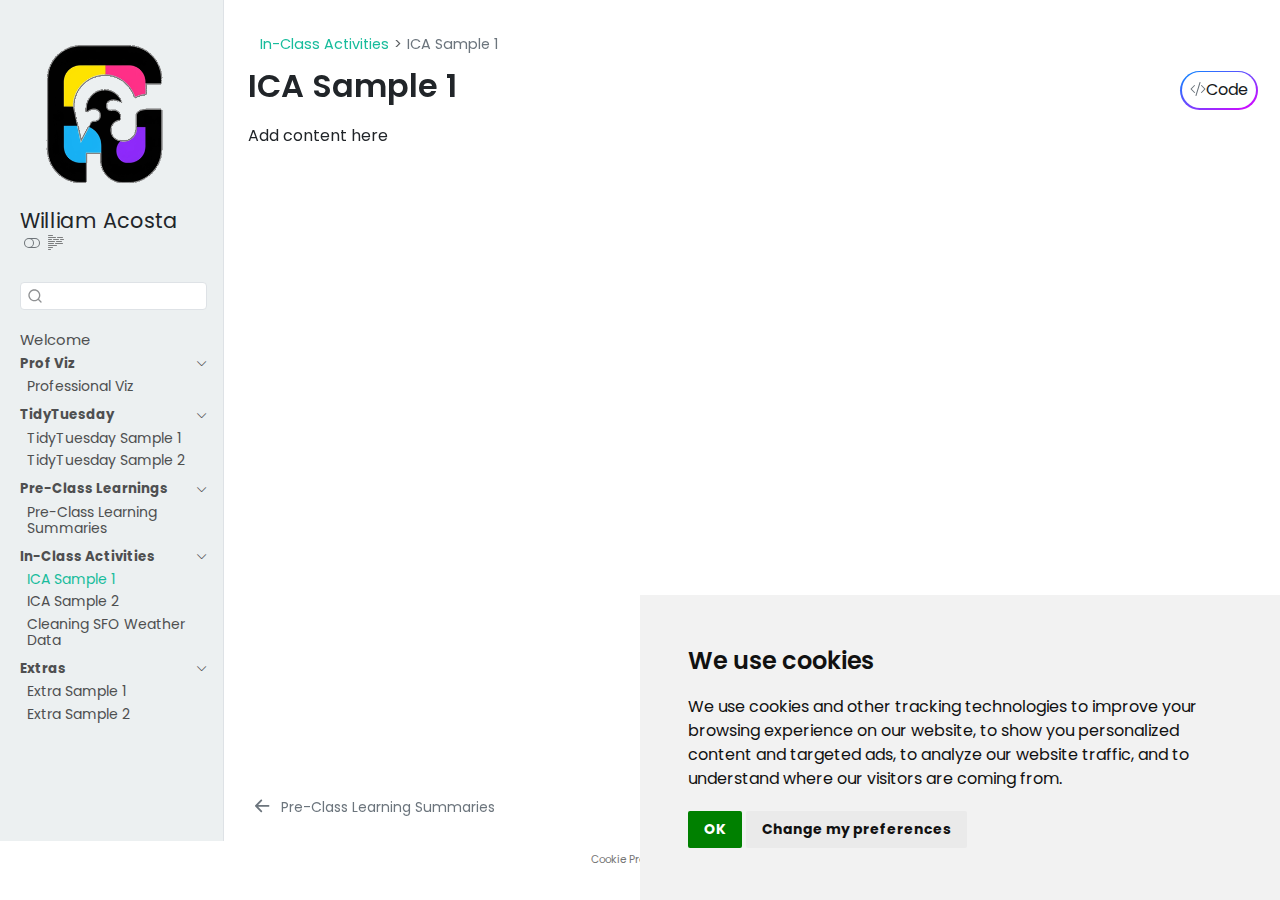
<file: ica/ica-sample1.html>
<!DOCTYPE html>
<html xmlns="http://www.w3.org/1999/xhtml" lang="en" xml:lang="en"><head>

<meta charset="utf-8">
<meta name="generator" content="quarto-1.8.25">

<meta name="viewport" content="width=device-width, initial-scale=1.0, user-scalable=yes">


<title>ICA Sample 1 – COMP/STAT212 Portfolio</title>
<style>
code{white-space: pre-wrap;}
span.smallcaps{font-variant: small-caps;}
div.columns{display: flex; gap: min(4vw, 1.5em);}
div.column{flex: auto; overflow-x: auto;}
div.hanging-indent{margin-left: 1.5em; text-indent: -1.5em;}
ul.task-list{list-style: none;}
ul.task-list li input[type="checkbox"] {
  width: 0.8em;
  margin: 0 0.8em 0.2em -1em; /* quarto-specific, see https://github.com/quarto-dev/quarto-cli/issues/4556 */ 
  vertical-align: middle;
}
/* CSS for syntax highlighting */
html { -webkit-text-size-adjust: 100%; }
pre > code.sourceCode { white-space: pre; position: relative; }
pre > code.sourceCode > span { display: inline-block; line-height: 1.25; }
pre > code.sourceCode > span:empty { height: 1.2em; }
.sourceCode { overflow: visible; }
code.sourceCode > span { color: inherit; text-decoration: inherit; }
div.sourceCode { margin: 1em 0; }
pre.sourceCode { margin: 0; }
@media screen {
div.sourceCode { overflow: auto; }
}
@media print {
pre > code.sourceCode { white-space: pre-wrap; }
pre > code.sourceCode > span { text-indent: -5em; padding-left: 5em; }
}
pre.numberSource code
  { counter-reset: source-line 0; }
pre.numberSource code > span
  { position: relative; left: -4em; counter-increment: source-line; }
pre.numberSource code > span > a:first-child::before
  { content: counter(source-line);
    position: relative; left: -1em; text-align: right; vertical-align: baseline;
    border: none; display: inline-block;
    -webkit-touch-callout: none; -webkit-user-select: none;
    -khtml-user-select: none; -moz-user-select: none;
    -ms-user-select: none; user-select: none;
    padding: 0 4px; width: 4em;
  }
pre.numberSource { margin-left: 3em;  padding-left: 4px; }
div.sourceCode
  {   }
@media screen {
pre > code.sourceCode > span > a:first-child::before { text-decoration: underline; }
}
</style>


<script src="../site_libs/quarto-nav/quarto-nav.js"></script>
<script src="../site_libs/clipboard/clipboard.min.js"></script>
<script src="../site_libs/quarto-search/autocomplete.umd.js"></script>
<script src="../site_libs/quarto-search/fuse.min.js"></script>
<script src="../site_libs/quarto-search/quarto-search.js"></script>
<meta name="quarto:offset" content="../">
<link href="../ica/ica-sample2.html" rel="next">
<link href="../pcl/pcl.html" rel="prev">
<script src="../site_libs/cookie-consent/cookie-consent.js"></script>
<link href="../site_libs/cookie-consent/cookie-consent.css" rel="stylesheet">
<script src="../site_libs/quarto-html/quarto.js" type="module"></script>
<script src="../site_libs/quarto-html/tabsets/tabsets.js" type="module"></script>
<script src="../site_libs/quarto-html/axe/axe-check.js" type="module"></script>
<script src="../site_libs/quarto-html/popper.min.js"></script>
<script src="../site_libs/quarto-html/tippy.umd.min.js"></script>
<script src="../site_libs/quarto-html/anchor.min.js"></script>
<link href="../site_libs/quarto-html/tippy.css" rel="stylesheet">
<link href="../site_libs/quarto-html/quarto-syntax-highlighting-7b89279ff1a6dce999919e0e67d4d9ec.css" rel="stylesheet" class="quarto-color-scheme" id="quarto-text-highlighting-styles">
<link href="../site_libs/quarto-html/quarto-syntax-highlighting-dark-707d8167ce6003fca903bfe2be84ab7f.css" rel="stylesheet" class="quarto-color-scheme quarto-color-alternate" id="quarto-text-highlighting-styles">
<link href="../site_libs/quarto-html/quarto-syntax-highlighting-7b89279ff1a6dce999919e0e67d4d9ec.css" rel="stylesheet" class="quarto-color-scheme-extra" id="quarto-text-highlighting-styles">
<script src="../site_libs/bootstrap/bootstrap.min.js"></script>
<link href="../site_libs/bootstrap/bootstrap-icons.css" rel="stylesheet">
<link href="../site_libs/bootstrap/bootstrap-447330ed7f5b14f08626394f08367e28.min.css" rel="stylesheet" append-hash="true" class="quarto-color-scheme" id="quarto-bootstrap" data-mode="light">
<link href="../site_libs/bootstrap/bootstrap-dark-b1525fc7443f827935229f0f56e36607.min.css" rel="stylesheet" append-hash="true" class="quarto-color-scheme quarto-color-alternate" id="quarto-bootstrap" data-mode="dark">
<link href="../site_libs/bootstrap/bootstrap-447330ed7f5b14f08626394f08367e28.min.css" rel="stylesheet" append-hash="true" class="quarto-color-scheme-extra" id="quarto-bootstrap" data-mode="light">
<script id="quarto-search-options" type="application/json">{
  "location": "sidebar",
  "copy-button": false,
  "collapse-after": 3,
  "panel-placement": "start",
  "type": "textbox",
  "limit": 50,
  "keyboard-shortcut": [
    "f",
    "/",
    "s"
  ],
  "show-item-context": false,
  "language": {
    "search-no-results-text": "No results",
    "search-matching-documents-text": "matching documents",
    "search-copy-link-title": "Copy link to search",
    "search-hide-matches-text": "Hide additional matches",
    "search-more-match-text": "more match in this document",
    "search-more-matches-text": "more matches in this document",
    "search-clear-button-title": "Clear",
    "search-text-placeholder": "",
    "search-detached-cancel-button-title": "Cancel",
    "search-submit-button-title": "Submit",
    "search-label": "Search"
  }
}</script>

<script type="text/javascript" charset="UTF-8">
document.addEventListener('DOMContentLoaded', function () {
cookieconsent.run({
  "notice_banner_type":"simple",
  "consent_type":"implied",
  "palette":"light",
  "language":"en",
  "page_load_consent_levels":["strictly-necessary","functionality","tracking","targeting"],
  "notice_banner_reject_button_hide":false,
  "preferences_center_close_button_hide":false,
  "website_name":""
  ,
"language":"en"
  });
});
</script> 
  
<style>html{ scroll-behavior: smooth; }</style>


<link rel="stylesheet" href="../style/custom.css">
</head>

<body class="nav-sidebar docked quarto-light"><script id="quarto-html-before-body" type="application/javascript">
    const toggleBodyColorMode = (bsSheetEl) => {
      const mode = bsSheetEl.getAttribute("data-mode");
      const bodyEl = window.document.querySelector("body");
      if (mode === "dark") {
        bodyEl.classList.add("quarto-dark");
        bodyEl.classList.remove("quarto-light");
      } else {
        bodyEl.classList.add("quarto-light");
        bodyEl.classList.remove("quarto-dark");
      }
    }
    const toggleBodyColorPrimary = () => {
      const bsSheetEl = window.document.querySelector("link#quarto-bootstrap:not([rel=disabled-stylesheet])");
      if (bsSheetEl) {
        toggleBodyColorMode(bsSheetEl);
      }
    }
    const setColorSchemeToggle = (alternate) => {
      const toggles = window.document.querySelectorAll('.quarto-color-scheme-toggle');
      for (let i=0; i < toggles.length; i++) {
        const toggle = toggles[i];
        if (toggle) {
          if (alternate) {
            toggle.classList.add("alternate");
          } else {
            toggle.classList.remove("alternate");
          }
        }
      }
    };
    const toggleColorMode = (alternate) => {
      // Switch the stylesheets
      const primaryStylesheets = window.document.querySelectorAll('link.quarto-color-scheme:not(.quarto-color-alternate)');
      const alternateStylesheets = window.document.querySelectorAll('link.quarto-color-scheme.quarto-color-alternate');
      manageTransitions('#quarto-margin-sidebar .nav-link', false);
      if (alternate) {
        // note: dark is layered on light, we don't disable primary!
        enableStylesheet(alternateStylesheets);
        for (const sheetNode of alternateStylesheets) {
          if (sheetNode.id === "quarto-bootstrap") {
            toggleBodyColorMode(sheetNode);
          }
        }
      } else {
        disableStylesheet(alternateStylesheets);
        enableStylesheet(primaryStylesheets)
        toggleBodyColorPrimary();
      }
      manageTransitions('#quarto-margin-sidebar .nav-link', true);
      // Switch the toggles
      setColorSchemeToggle(alternate)
      // Hack to workaround the fact that safari doesn't
      // properly recolor the scrollbar when toggling (#1455)
      if (navigator.userAgent.indexOf('Safari') > 0 && navigator.userAgent.indexOf('Chrome') == -1) {
        manageTransitions("body", false);
        window.scrollTo(0, 1);
        setTimeout(() => {
          window.scrollTo(0, 0);
          manageTransitions("body", true);
        }, 40);
      }
    }
    const disableStylesheet = (stylesheets) => {
      for (let i=0; i < stylesheets.length; i++) {
        const stylesheet = stylesheets[i];
        stylesheet.rel = 'disabled-stylesheet';
      }
    }
    const enableStylesheet = (stylesheets) => {
      for (let i=0; i < stylesheets.length; i++) {
        const stylesheet = stylesheets[i];
        if(stylesheet.rel !== 'stylesheet') { // for Chrome, which will still FOUC without this check
          stylesheet.rel = 'stylesheet';
        }
      }
    }
    const manageTransitions = (selector, allowTransitions) => {
      const els = window.document.querySelectorAll(selector);
      for (let i=0; i < els.length; i++) {
        const el = els[i];
        if (allowTransitions) {
          el.classList.remove('notransition');
        } else {
          el.classList.add('notransition');
        }
      }
    }
    const isFileUrl = () => {
      return window.location.protocol === 'file:';
    }
    const hasAlternateSentinel = () => {
      let styleSentinel = getColorSchemeSentinel();
      if (styleSentinel !== null) {
        return styleSentinel === "alternate";
      } else {
        return false;
      }
    }
    const setStyleSentinel = (alternate) => {
      const value = alternate ? "alternate" : "default";
      if (!isFileUrl()) {
        window.localStorage.setItem("quarto-color-scheme", value);
      } else {
        localAlternateSentinel = value;
      }
    }
    const getColorSchemeSentinel = () => {
      if (!isFileUrl()) {
        const storageValue = window.localStorage.getItem("quarto-color-scheme");
        return storageValue != null ? storageValue : localAlternateSentinel;
      } else {
        return localAlternateSentinel;
      }
    }
    const toggleGiscusIfUsed = (isAlternate, darkModeDefault) => {
      const baseTheme = document.querySelector('#giscus-base-theme')?.value ?? 'light';
      const alternateTheme = document.querySelector('#giscus-alt-theme')?.value ?? 'dark';
      let newTheme = '';
      if(authorPrefersDark) {
        newTheme = isAlternate ? baseTheme : alternateTheme;
      } else {
        newTheme = isAlternate ? alternateTheme : baseTheme;
      }
      const changeGiscusTheme = () => {
        // From: https://github.com/giscus/giscus/issues/336
        const sendMessage = (message) => {
          const iframe = document.querySelector('iframe.giscus-frame');
          if (!iframe) return;
          iframe.contentWindow.postMessage({ giscus: message }, 'https://giscus.app');
        }
        sendMessage({
          setConfig: {
            theme: newTheme
          }
        });
      }
      const isGiscussLoaded = window.document.querySelector('iframe.giscus-frame') !== null;
      if (isGiscussLoaded) {
        changeGiscusTheme();
      }
    };
    const authorPrefersDark = false;
    const darkModeDefault = authorPrefersDark;
      document.querySelector('link#quarto-text-highlighting-styles.quarto-color-scheme-extra').rel = 'disabled-stylesheet';
      document.querySelector('link#quarto-bootstrap.quarto-color-scheme-extra').rel = 'disabled-stylesheet';
    let localAlternateSentinel = darkModeDefault ? 'alternate' : 'default';
    // Dark / light mode switch
    window.quartoToggleColorScheme = () => {
      // Read the current dark / light value
      let toAlternate = !hasAlternateSentinel();
      toggleColorMode(toAlternate);
      setStyleSentinel(toAlternate);
      toggleGiscusIfUsed(toAlternate, darkModeDefault);
      window.dispatchEvent(new Event('resize'));
    };
    // Switch to dark mode if need be
    if (hasAlternateSentinel()) {
      toggleColorMode(true);
    } else {
      toggleColorMode(false);
    }
  </script>

<div id="quarto-search-results"></div>
  <header id="quarto-header" class="headroom fixed-top">
  <nav class="quarto-secondary-nav">
    <div class="container-fluid d-flex">
      <button type="button" class="quarto-btn-toggle btn" data-bs-toggle="collapse" role="button" data-bs-target=".quarto-sidebar-collapse-item" aria-controls="quarto-sidebar" aria-expanded="false" aria-label="Toggle sidebar navigation" onclick="if (window.quartoToggleHeadroom) { window.quartoToggleHeadroom(); }">
        <i class="bi bi-layout-text-sidebar-reverse"></i>
      </button>
        <nav class="quarto-page-breadcrumbs" aria-label="breadcrumb"><ol class="breadcrumb"><li class="breadcrumb-item"><a href="../ica/ica-sample1.html">In-Class Activities</a></li><li class="breadcrumb-item"><a href="../ica/ica-sample1.html"><span class="chapter-title">ICA Sample 1</span></a></li></ol></nav>
        <a class="flex-grow-1" role="navigation" data-bs-toggle="collapse" data-bs-target=".quarto-sidebar-collapse-item" aria-controls="quarto-sidebar" aria-expanded="false" aria-label="Toggle sidebar navigation" onclick="if (window.quartoToggleHeadroom) { window.quartoToggleHeadroom(); }">      
        </a>
      <button type="button" class="btn quarto-search-button" aria-label="Search" onclick="window.quartoOpenSearch();">
        <i class="bi bi-search"></i>
      </button>
    </div>
  </nav>
</header>
<!-- content -->
<div id="quarto-content" class="quarto-container page-columns page-rows-contents page-layout-full">
<!-- sidebar -->
  <nav id="quarto-sidebar" class="sidebar collapse collapse-horizontal quarto-sidebar-collapse-item sidebar-navigation docked overflow-auto">
    <div class="pt-lg-2 mt-2 text-left sidebar-header sidebar-header-stacked">
      <a href="../index.html" class="sidebar-logo-link">
      <img src="../assets/sidebar-logo.png" alt="Random negative space illustration" class="sidebar-logo light-content py-0 d-lg-inline d-none">
      <img src="../assets/sidebar-logo.png" alt="Random negative space illustration" class="sidebar-logo dark-content py-0 d-lg-inline d-none">
      </a>
    <div class="sidebar-title mb-0 py-0">
      <a href="../">William Acosta</a> 
        <div class="sidebar-tools-main">
  <a href="" class="quarto-color-scheme-toggle quarto-navigation-tool  px-1" onclick="window.quartoToggleColorScheme(); return false;" title="Toggle dark mode"><i class="bi"></i></a>
  <a href="" class="quarto-reader-toggle quarto-navigation-tool px-1" onclick="window.quartoToggleReader(); return false;" title="Toggle reader mode">
  <div class="quarto-reader-toggle-btn">
  <i class="bi"></i>
  </div>
</a>
</div>
    </div>
      </div>
        <div class="mt-2 flex-shrink-0 align-items-center">
        <div class="sidebar-search">
        <div id="quarto-search" class="" title="Search"></div>
        </div>
        </div>
    <div class="sidebar-menu-container"> 
    <ul class="list-unstyled mt-1">
        <li class="sidebar-item">
  <div class="sidebar-item-container"> 
  <a href="../index.html" class="sidebar-item-text sidebar-link"><span class="chapter-title">Welcome</span></a>
  </div>
</li>
        <li class="sidebar-item sidebar-item-section">
      <div class="sidebar-item-container"> 
            <a class="sidebar-item-text sidebar-link text-start" data-bs-toggle="collapse" data-bs-target="#quarto-sidebar-section-1" role="navigation" aria-expanded="true">
 <span class="menu-text">Prof Viz</span></a>
          <a class="sidebar-item-toggle text-start" data-bs-toggle="collapse" data-bs-target="#quarto-sidebar-section-1" role="navigation" aria-expanded="true" aria-label="Toggle section">
            <i class="bi bi-chevron-right ms-2"></i>
          </a> 
      </div>
      <ul id="quarto-sidebar-section-1" class="collapse list-unstyled sidebar-section depth1 show">  
          <li class="sidebar-item">
  <div class="sidebar-item-container"> 
  <a href="../pv/pv-01.html" class="sidebar-item-text sidebar-link"><span class="chapter-title">Professional Viz</span></a>
  </div>
</li>
      </ul>
  </li>
        <li class="sidebar-item sidebar-item-section">
      <div class="sidebar-item-container"> 
            <a class="sidebar-item-text sidebar-link text-start" data-bs-toggle="collapse" data-bs-target="#quarto-sidebar-section-2" role="navigation" aria-expanded="true">
 <span class="menu-text">TidyTuesday</span></a>
          <a class="sidebar-item-toggle text-start" data-bs-toggle="collapse" data-bs-target="#quarto-sidebar-section-2" role="navigation" aria-expanded="true" aria-label="Toggle section">
            <i class="bi bi-chevron-right ms-2"></i>
          </a> 
      </div>
      <ul id="quarto-sidebar-section-2" class="collapse list-unstyled sidebar-section depth1 show">  
          <li class="sidebar-item">
  <div class="sidebar-item-container"> 
  <a href="../tt/2025-07-08.html" class="sidebar-item-text sidebar-link"><span class="chapter-title">TidyTuesday Sample 1</span></a>
  </div>
</li>
          <li class="sidebar-item">
  <div class="sidebar-item-container"> 
  <a href="../tt/2025-07-15.html" class="sidebar-item-text sidebar-link"><span class="chapter-title">TidyTuesday Sample 2</span></a>
  </div>
</li>
      </ul>
  </li>
        <li class="sidebar-item sidebar-item-section">
      <div class="sidebar-item-container"> 
            <a class="sidebar-item-text sidebar-link text-start" data-bs-toggle="collapse" data-bs-target="#quarto-sidebar-section-3" role="navigation" aria-expanded="true">
 <span class="menu-text">Pre-Class Learnings</span></a>
          <a class="sidebar-item-toggle text-start" data-bs-toggle="collapse" data-bs-target="#quarto-sidebar-section-3" role="navigation" aria-expanded="true" aria-label="Toggle section">
            <i class="bi bi-chevron-right ms-2"></i>
          </a> 
      </div>
      <ul id="quarto-sidebar-section-3" class="collapse list-unstyled sidebar-section depth1 show">  
          <li class="sidebar-item">
  <div class="sidebar-item-container"> 
  <a href="../pcl/pcl.html" class="sidebar-item-text sidebar-link"><span class="chapter-title">Pre-Class Learning Summaries</span></a>
  </div>
</li>
      </ul>
  </li>
        <li class="sidebar-item sidebar-item-section">
      <div class="sidebar-item-container"> 
            <a class="sidebar-item-text sidebar-link text-start" data-bs-toggle="collapse" data-bs-target="#quarto-sidebar-section-4" role="navigation" aria-expanded="true">
 <span class="menu-text">In-Class Activities</span></a>
          <a class="sidebar-item-toggle text-start" data-bs-toggle="collapse" data-bs-target="#quarto-sidebar-section-4" role="navigation" aria-expanded="true" aria-label="Toggle section">
            <i class="bi bi-chevron-right ms-2"></i>
          </a> 
      </div>
      <ul id="quarto-sidebar-section-4" class="collapse list-unstyled sidebar-section depth1 show">  
          <li class="sidebar-item">
  <div class="sidebar-item-container"> 
  <a href="../ica/ica-sample1.html" class="sidebar-item-text sidebar-link active"><span class="chapter-title">ICA Sample 1</span></a>
  </div>
</li>
          <li class="sidebar-item">
  <div class="sidebar-item-container"> 
  <a href="../ica/ica-sample2.html" class="sidebar-item-text sidebar-link"><span class="chapter-title">ICA Sample 2</span></a>
  </div>
</li>
          <li class="sidebar-item">
  <div class="sidebar-item-container"> 
  <a href="../ica/cleaning.html" class="sidebar-item-text sidebar-link"><span class="chapter-title">Cleaning SFO Weather Data</span></a>
  </div>
</li>
      </ul>
  </li>
        <li class="sidebar-item sidebar-item-section">
      <div class="sidebar-item-container"> 
            <a class="sidebar-item-text sidebar-link text-start" data-bs-toggle="collapse" data-bs-target="#quarto-sidebar-section-5" role="navigation" aria-expanded="true">
 <span class="menu-text">Extras</span></a>
          <a class="sidebar-item-toggle text-start" data-bs-toggle="collapse" data-bs-target="#quarto-sidebar-section-5" role="navigation" aria-expanded="true" aria-label="Toggle section">
            <i class="bi bi-chevron-right ms-2"></i>
          </a> 
      </div>
      <ul id="quarto-sidebar-section-5" class="collapse list-unstyled sidebar-section depth1 show">  
          <li class="sidebar-item">
  <div class="sidebar-item-container"> 
  <a href="../extra/extra-sample1.html" class="sidebar-item-text sidebar-link"><span class="chapter-title">Extra Sample 1</span></a>
  </div>
</li>
          <li class="sidebar-item">
  <div class="sidebar-item-container"> 
  <a href="../extra/extra-sample2.html" class="sidebar-item-text sidebar-link"><span class="chapter-title">Extra Sample 2</span></a>
  </div>
</li>
      </ul>
  </li>
    </ul>
    </div>
</nav>
<div id="quarto-sidebar-glass" class="quarto-sidebar-collapse-item" data-bs-toggle="collapse" data-bs-target=".quarto-sidebar-collapse-item"></div>
<!-- margin-sidebar -->
    <div id="quarto-margin-sidebar" class="sidebar margin-sidebar zindex-bottom">
        
    </div>
<!-- main -->
<main class="content column-page-right" id="quarto-document-content">


<header id="title-block-header" class="quarto-title-block default"><nav class="quarto-page-breadcrumbs quarto-title-breadcrumbs d-none d-lg-block" aria-label="breadcrumb"><ol class="breadcrumb"><li class="breadcrumb-item"><a href="../ica/ica-sample1.html">In-Class Activities</a></li><li class="breadcrumb-item"><a href="../ica/ica-sample1.html"><span class="chapter-title">ICA Sample 1</span></a></li></ol></nav>
<div class="quarto-title">
<div class="quarto-title-block"><div><h1 class="title"><span class="chapter-title">ICA Sample 1</span></h1><button type="button" class="btn code-tools-button" id="quarto-code-tools-source"><i class="bi"></i> Code</button></div></div>
</div>



<div class="quarto-title-meta column-page-right">

    
  
    
  </div>
  


</header>


<p>Add content here</p>


<!-- -->


</main> <!-- /main -->
<script id="quarto-html-after-body" type="application/javascript">
  window.document.addEventListener("DOMContentLoaded", function (event) {
    // Ensure there is a toggle, if there isn't float one in the top right
    if (window.document.querySelector('.quarto-color-scheme-toggle') === null) {
      const a = window.document.createElement('a');
      a.classList.add('top-right');
      a.classList.add('quarto-color-scheme-toggle');
      a.href = "";
      a.onclick = function() { try { window.quartoToggleColorScheme(); } catch {} return false; };
      const i = window.document.createElement("i");
      i.classList.add('bi');
      a.appendChild(i);
      window.document.body.appendChild(a);
    }
    setColorSchemeToggle(hasAlternateSentinel())
    const icon = "";
    const anchorJS = new window.AnchorJS();
    anchorJS.options = {
      placement: 'right',
      icon: icon
    };
    anchorJS.add('.anchored');
    const isCodeAnnotation = (el) => {
      for (const clz of el.classList) {
        if (clz.startsWith('code-annotation-')) {                     
          return true;
        }
      }
      return false;
    }
    const onCopySuccess = function(e) {
      // button target
      const button = e.trigger;
      // don't keep focus
      button.blur();
      // flash "checked"
      button.classList.add('code-copy-button-checked');
      var currentTitle = button.getAttribute("title");
      button.setAttribute("title", "Copied!");
      let tooltip;
      if (window.bootstrap) {
        button.setAttribute("data-bs-toggle", "tooltip");
        button.setAttribute("data-bs-placement", "left");
        button.setAttribute("data-bs-title", "Copied!");
        tooltip = new bootstrap.Tooltip(button, 
          { trigger: "manual", 
            customClass: "code-copy-button-tooltip",
            offset: [0, -8]});
        tooltip.show();    
      }
      setTimeout(function() {
        if (tooltip) {
          tooltip.hide();
          button.removeAttribute("data-bs-title");
          button.removeAttribute("data-bs-toggle");
          button.removeAttribute("data-bs-placement");
        }
        button.setAttribute("title", currentTitle);
        button.classList.remove('code-copy-button-checked');
      }, 1000);
      // clear code selection
      e.clearSelection();
    }
    const getTextToCopy = function(trigger) {
      const outerScaffold = trigger.parentElement.cloneNode(true);
      const codeEl = outerScaffold.querySelector('code');
      for (const childEl of codeEl.children) {
        if (isCodeAnnotation(childEl)) {
          childEl.remove();
        }
      }
      return codeEl.innerText;
    }
    const clipboard = new window.ClipboardJS('.code-copy-button:not([data-in-quarto-modal])', {
      text: getTextToCopy
    });
    clipboard.on('success', onCopySuccess);
    if (window.document.getElementById('quarto-embedded-source-code-modal')) {
      const clipboardModal = new window.ClipboardJS('.code-copy-button[data-in-quarto-modal]', {
        text: getTextToCopy,
        container: window.document.getElementById('quarto-embedded-source-code-modal')
      });
      clipboardModal.on('success', onCopySuccess);
    }
    const viewSource = window.document.getElementById('quarto-view-source') ||
                       window.document.getElementById('quarto-code-tools-source');
    if (viewSource) {
      const sourceUrl = viewSource.getAttribute("data-quarto-source-url");
      viewSource.addEventListener("click", function(e) {
        if (sourceUrl) {
          // rstudio viewer pane
          if (/\bcapabilities=\b/.test(window.location)) {
            window.open(sourceUrl);
          } else {
            window.location.href = sourceUrl;
          }
        } else {
          const modal = new bootstrap.Modal(document.getElementById('quarto-embedded-source-code-modal'));
          modal.show();
        }
        return false;
      });
    }
    function toggleCodeHandler(show) {
      return function(e) {
        const detailsSrc = window.document.querySelectorAll(".cell > details > .sourceCode");
        for (let i=0; i<detailsSrc.length; i++) {
          const details = detailsSrc[i].parentElement;
          if (show) {
            details.open = true;
          } else {
            details.removeAttribute("open");
          }
        }
        const cellCodeDivs = window.document.querySelectorAll(".cell > .sourceCode");
        const fromCls = show ? "hidden" : "unhidden";
        const toCls = show ? "unhidden" : "hidden";
        for (let i=0; i<cellCodeDivs.length; i++) {
          const codeDiv = cellCodeDivs[i];
          if (codeDiv.classList.contains(fromCls)) {
            codeDiv.classList.remove(fromCls);
            codeDiv.classList.add(toCls);
          } 
        }
        return false;
      }
    }
    const hideAllCode = window.document.getElementById("quarto-hide-all-code");
    if (hideAllCode) {
      hideAllCode.addEventListener("click", toggleCodeHandler(false));
    }
    const showAllCode = window.document.getElementById("quarto-show-all-code");
    if (showAllCode) {
      showAllCode.addEventListener("click", toggleCodeHandler(true));
    }
      var localhostRegex = new RegExp(/^(?:http|https):\/\/localhost\:?[0-9]*\//);
      var mailtoRegex = new RegExp(/^mailto:/);
        var filterRegex = new RegExp('/' + window.location.host + '/');
      var isInternal = (href) => {
          return filterRegex.test(href) || localhostRegex.test(href) || mailtoRegex.test(href);
      }
      // Inspect non-navigation links and adorn them if external
     var links = window.document.querySelectorAll('a[href]:not(.nav-link):not(.navbar-brand):not(.toc-action):not(.sidebar-link):not(.sidebar-item-toggle):not(.pagination-link):not(.no-external):not([aria-hidden]):not(.dropdown-item):not(.quarto-navigation-tool):not(.about-link)');
      for (var i=0; i<links.length; i++) {
        const link = links[i];
        if (!isInternal(link.href)) {
          // undo the damage that might have been done by quarto-nav.js in the case of
          // links that we want to consider external
          if (link.dataset.originalHref !== undefined) {
            link.href = link.dataset.originalHref;
          }
            // target, if specified
            link.setAttribute("target", "_blank");
            if (link.getAttribute("rel") === null) {
              link.setAttribute("rel", "noopener");
            }
        }
      }
    function tippyHover(el, contentFn, onTriggerFn, onUntriggerFn) {
      const config = {
        allowHTML: true,
        maxWidth: 500,
        delay: 100,
        arrow: false,
        appendTo: function(el) {
            return el.parentElement;
        },
        interactive: true,
        interactiveBorder: 10,
        theme: 'quarto',
        placement: 'bottom-start',
      };
      if (contentFn) {
        config.content = contentFn;
      }
      if (onTriggerFn) {
        config.onTrigger = onTriggerFn;
      }
      if (onUntriggerFn) {
        config.onUntrigger = onUntriggerFn;
      }
      window.tippy(el, config); 
    }
    const noterefs = window.document.querySelectorAll('a[role="doc-noteref"]');
    for (var i=0; i<noterefs.length; i++) {
      const ref = noterefs[i];
      tippyHover(ref, function() {
        // use id or data attribute instead here
        let href = ref.getAttribute('data-footnote-href') || ref.getAttribute('href');
        try { href = new URL(href).hash; } catch {}
        const id = href.replace(/^#\/?/, "");
        const note = window.document.getElementById(id);
        if (note) {
          return note.innerHTML;
        } else {
          return "";
        }
      });
    }
    const xrefs = window.document.querySelectorAll('a.quarto-xref');
    const processXRef = (id, note) => {
      // Strip column container classes
      const stripColumnClz = (el) => {
        el.classList.remove("page-full", "page-columns");
        if (el.children) {
          for (const child of el.children) {
            stripColumnClz(child);
          }
        }
      }
      stripColumnClz(note)
      if (id === null || id.startsWith('sec-')) {
        // Special case sections, only their first couple elements
        const container = document.createElement("div");
        if (note.children && note.children.length > 2) {
          container.appendChild(note.children[0].cloneNode(true));
          for (let i = 1; i < note.children.length; i++) {
            const child = note.children[i];
            if (child.tagName === "P" && child.innerText === "") {
              continue;
            } else {
              container.appendChild(child.cloneNode(true));
              break;
            }
          }
          if (window.Quarto?.typesetMath) {
            window.Quarto.typesetMath(container);
          }
          return container.innerHTML
        } else {
          if (window.Quarto?.typesetMath) {
            window.Quarto.typesetMath(note);
          }
          return note.innerHTML;
        }
      } else {
        // Remove any anchor links if they are present
        const anchorLink = note.querySelector('a.anchorjs-link');
        if (anchorLink) {
          anchorLink.remove();
        }
        if (window.Quarto?.typesetMath) {
          window.Quarto.typesetMath(note);
        }
        if (note.classList.contains("callout")) {
          return note.outerHTML;
        } else {
          return note.innerHTML;
        }
      }
    }
    for (var i=0; i<xrefs.length; i++) {
      const xref = xrefs[i];
      tippyHover(xref, undefined, function(instance) {
        instance.disable();
        let url = xref.getAttribute('href');
        let hash = undefined; 
        if (url.startsWith('#')) {
          hash = url;
        } else {
          try { hash = new URL(url).hash; } catch {}
        }
        if (hash) {
          const id = hash.replace(/^#\/?/, "");
          const note = window.document.getElementById(id);
          if (note !== null) {
            try {
              const html = processXRef(id, note.cloneNode(true));
              instance.setContent(html);
            } finally {
              instance.enable();
              instance.show();
            }
          } else {
            // See if we can fetch this
            fetch(url.split('#')[0])
            .then(res => res.text())
            .then(html => {
              const parser = new DOMParser();
              const htmlDoc = parser.parseFromString(html, "text/html");
              const note = htmlDoc.getElementById(id);
              if (note !== null) {
                const html = processXRef(id, note);
                instance.setContent(html);
              } 
            }).finally(() => {
              instance.enable();
              instance.show();
            });
          }
        } else {
          // See if we can fetch a full url (with no hash to target)
          // This is a special case and we should probably do some content thinning / targeting
          fetch(url)
          .then(res => res.text())
          .then(html => {
            const parser = new DOMParser();
            const htmlDoc = parser.parseFromString(html, "text/html");
            const note = htmlDoc.querySelector('main.content');
            if (note !== null) {
              // This should only happen for chapter cross references
              // (since there is no id in the URL)
              // remove the first header
              if (note.children.length > 0 && note.children[0].tagName === "HEADER") {
                note.children[0].remove();
              }
              const html = processXRef(null, note);
              instance.setContent(html);
            } 
          }).finally(() => {
            instance.enable();
            instance.show();
          });
        }
      }, function(instance) {
      });
    }
        let selectedAnnoteEl;
        const selectorForAnnotation = ( cell, annotation) => {
          let cellAttr = 'data-code-cell="' + cell + '"';
          let lineAttr = 'data-code-annotation="' +  annotation + '"';
          const selector = 'span[' + cellAttr + '][' + lineAttr + ']';
          return selector;
        }
        const selectCodeLines = (annoteEl) => {
          const doc = window.document;
          const targetCell = annoteEl.getAttribute("data-target-cell");
          const targetAnnotation = annoteEl.getAttribute("data-target-annotation");
          const annoteSpan = window.document.querySelector(selectorForAnnotation(targetCell, targetAnnotation));
          const lines = annoteSpan.getAttribute("data-code-lines").split(",");
          const lineIds = lines.map((line) => {
            return targetCell + "-" + line;
          })
          let top = null;
          let height = null;
          let parent = null;
          if (lineIds.length > 0) {
              //compute the position of the single el (top and bottom and make a div)
              const el = window.document.getElementById(lineIds[0]);
              top = el.offsetTop;
              height = el.offsetHeight;
              parent = el.parentElement.parentElement;
            if (lineIds.length > 1) {
              const lastEl = window.document.getElementById(lineIds[lineIds.length - 1]);
              const bottom = lastEl.offsetTop + lastEl.offsetHeight;
              height = bottom - top;
            }
            if (top !== null && height !== null && parent !== null) {
              // cook up a div (if necessary) and position it 
              let div = window.document.getElementById("code-annotation-line-highlight");
              if (div === null) {
                div = window.document.createElement("div");
                div.setAttribute("id", "code-annotation-line-highlight");
                div.style.position = 'absolute';
                parent.appendChild(div);
              }
              div.style.top = top - 2 + "px";
              div.style.height = height + 4 + "px";
              div.style.left = 0;
              let gutterDiv = window.document.getElementById("code-annotation-line-highlight-gutter");
              if (gutterDiv === null) {
                gutterDiv = window.document.createElement("div");
                gutterDiv.setAttribute("id", "code-annotation-line-highlight-gutter");
                gutterDiv.style.position = 'absolute';
                const codeCell = window.document.getElementById(targetCell);
                const gutter = codeCell.querySelector('.code-annotation-gutter');
                gutter.appendChild(gutterDiv);
              }
              gutterDiv.style.top = top - 2 + "px";
              gutterDiv.style.height = height + 4 + "px";
            }
            selectedAnnoteEl = annoteEl;
          }
        };
        const unselectCodeLines = () => {
          const elementsIds = ["code-annotation-line-highlight", "code-annotation-line-highlight-gutter"];
          elementsIds.forEach((elId) => {
            const div = window.document.getElementById(elId);
            if (div) {
              div.remove();
            }
          });
          selectedAnnoteEl = undefined;
        };
          // Handle positioning of the toggle
      window.addEventListener(
        "resize",
        throttle(() => {
          elRect = undefined;
          if (selectedAnnoteEl) {
            selectCodeLines(selectedAnnoteEl);
          }
        }, 10)
      );
      function throttle(fn, ms) {
      let throttle = false;
      let timer;
        return (...args) => {
          if(!throttle) { // first call gets through
              fn.apply(this, args);
              throttle = true;
          } else { // all the others get throttled
              if(timer) clearTimeout(timer); // cancel #2
              timer = setTimeout(() => {
                fn.apply(this, args);
                timer = throttle = false;
              }, ms);
          }
        };
      }
        // Attach click handler to the DT
        const annoteDls = window.document.querySelectorAll('dt[data-target-cell]');
        for (const annoteDlNode of annoteDls) {
          annoteDlNode.addEventListener('click', (event) => {
            const clickedEl = event.target;
            if (clickedEl !== selectedAnnoteEl) {
              unselectCodeLines();
              const activeEl = window.document.querySelector('dt[data-target-cell].code-annotation-active');
              if (activeEl) {
                activeEl.classList.remove('code-annotation-active');
              }
              selectCodeLines(clickedEl);
              clickedEl.classList.add('code-annotation-active');
            } else {
              // Unselect the line
              unselectCodeLines();
              clickedEl.classList.remove('code-annotation-active');
            }
          });
        }
    const findCites = (el) => {
      const parentEl = el.parentElement;
      if (parentEl) {
        const cites = parentEl.dataset.cites;
        if (cites) {
          return {
            el,
            cites: cites.split(' ')
          };
        } else {
          return findCites(el.parentElement)
        }
      } else {
        return undefined;
      }
    };
    var bibliorefs = window.document.querySelectorAll('a[role="doc-biblioref"]');
    for (var i=0; i<bibliorefs.length; i++) {
      const ref = bibliorefs[i];
      const citeInfo = findCites(ref);
      if (citeInfo) {
        tippyHover(citeInfo.el, function() {
          var popup = window.document.createElement('div');
          citeInfo.cites.forEach(function(cite) {
            var citeDiv = window.document.createElement('div');
            citeDiv.classList.add('hanging-indent');
            citeDiv.classList.add('csl-entry');
            var biblioDiv = window.document.getElementById('ref-' + cite);
            if (biblioDiv) {
              citeDiv.innerHTML = biblioDiv.innerHTML;
            }
            popup.appendChild(citeDiv);
          });
          return popup.innerHTML;
        });
      }
    }
  });
  </script>
<nav class="page-navigation column-page-right">
  <div class="nav-page nav-page-previous">
      <a href="../pcl/pcl.html" class="pagination-link" aria-label="Pre-Class Learning Summaries">
        <i class="bi bi-arrow-left-short"></i> <span class="nav-page-text"><span class="chapter-title">Pre-Class Learning Summaries</span></span>
      </a>          
  </div>
  <div class="nav-page nav-page-next">
      <a href="../ica/ica-sample2.html" class="pagination-link" aria-label="ICA Sample 2">
        <span class="nav-page-text"><span class="chapter-title">ICA Sample 2</span></span> <i class="bi bi-arrow-right-short"></i>
      </a>
  </div>
</nav><div class="modal fade" id="quarto-embedded-source-code-modal" tabindex="-1" aria-labelledby="quarto-embedded-source-code-modal-label" aria-hidden="true"><div class="modal-dialog modal-dialog-scrollable"><div class="modal-content"><div class="modal-header"><h5 class="modal-title" id="quarto-embedded-source-code-modal-label">Source Code</h5><button class="btn-close" data-bs-dismiss="modal"></button></div><div class="modal-body"><div class="">
<div class="code-copy-outer-scaffold"><div class="sourceCode" id="cb1" data-shortcodes="false"><pre class="sourceCode numberSource markdown number-lines code-with-copy"><code class="sourceCode markdown"><span id="cb1-1"><a href="#cb1-1"></a><span class="co">---</span></span>
<span id="cb1-2"><a href="#cb1-2"></a><span class="an">title:</span><span class="co"> "ICA Sample 1"</span></span>
<span id="cb1-3"><a href="#cb1-3"></a><span class="co">---</span></span>
<span id="cb1-4"><a href="#cb1-4"></a></span>
<span id="cb1-5"><a href="#cb1-5"></a>Add content here</span></code></pre></div><button title="Copy to Clipboard" class="code-copy-button" data-in-quarto-modal=""><i class="bi"></i></button></div>
</div></div></div></div></div>
</div> <!-- /content -->
<footer class="footer">
  <div class="nav-footer">
    <div class="nav-footer-left">
      &nbsp;
    </div>   
    <div class="nav-footer-center">

<div class="cookie-consent-footer"><a href="#" id="open_preferences_center">Cookie Preferences</a></div></div>
    <div class="nav-footer-right">
      &nbsp;
    </div>
  </div>
</footer>




<script src="../site_libs/quarto-html/zenscroll-min.js"></script>
</body></html>
</file>
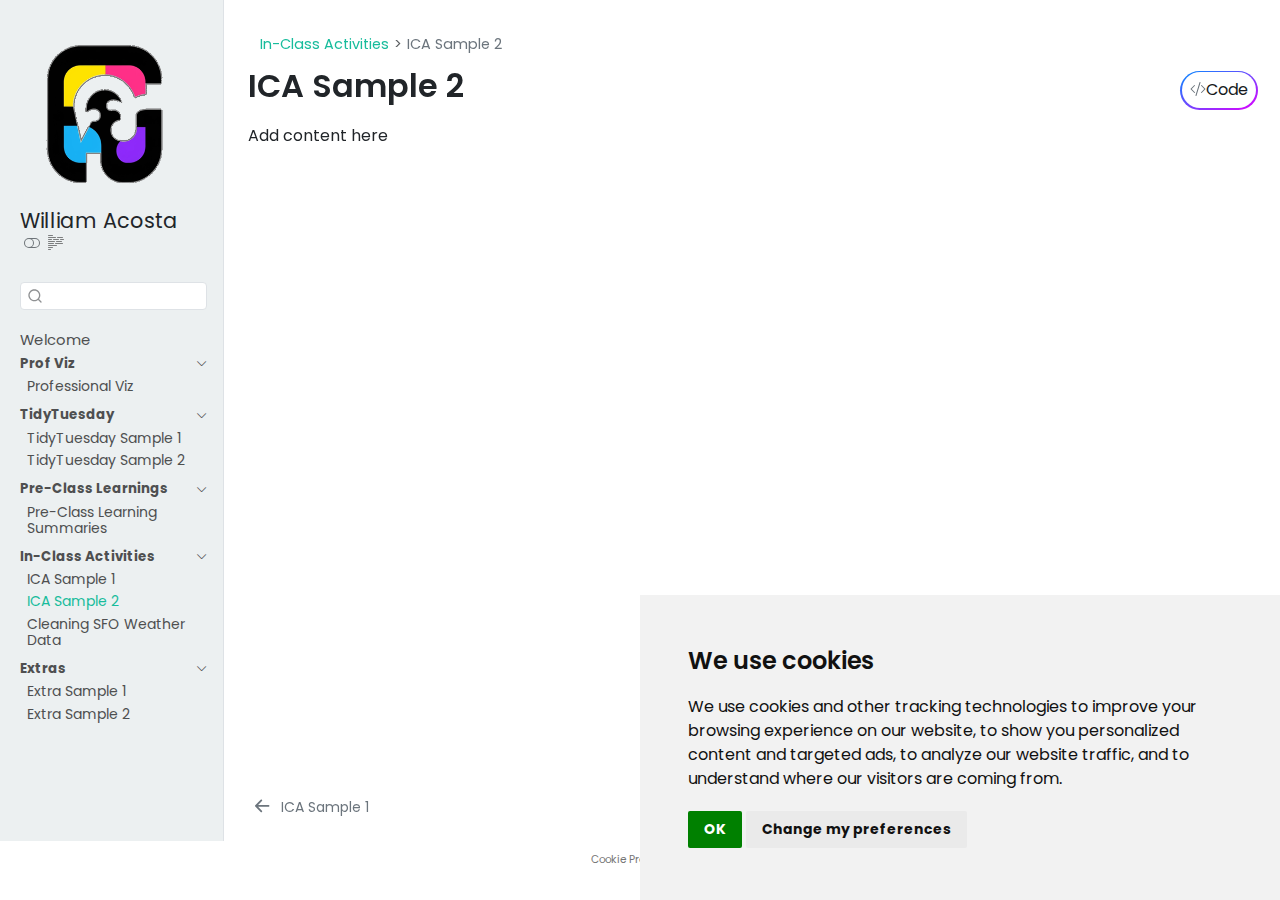
<file: ica/ica-sample2.html>
<!DOCTYPE html>
<html xmlns="http://www.w3.org/1999/xhtml" lang="en" xml:lang="en"><head>

<meta charset="utf-8">
<meta name="generator" content="quarto-1.8.25">

<meta name="viewport" content="width=device-width, initial-scale=1.0, user-scalable=yes">


<title>ICA Sample 2 – COMP/STAT212 Portfolio</title>
<style>
code{white-space: pre-wrap;}
span.smallcaps{font-variant: small-caps;}
div.columns{display: flex; gap: min(4vw, 1.5em);}
div.column{flex: auto; overflow-x: auto;}
div.hanging-indent{margin-left: 1.5em; text-indent: -1.5em;}
ul.task-list{list-style: none;}
ul.task-list li input[type="checkbox"] {
  width: 0.8em;
  margin: 0 0.8em 0.2em -1em; /* quarto-specific, see https://github.com/quarto-dev/quarto-cli/issues/4556 */ 
  vertical-align: middle;
}
/* CSS for syntax highlighting */
html { -webkit-text-size-adjust: 100%; }
pre > code.sourceCode { white-space: pre; position: relative; }
pre > code.sourceCode > span { display: inline-block; line-height: 1.25; }
pre > code.sourceCode > span:empty { height: 1.2em; }
.sourceCode { overflow: visible; }
code.sourceCode > span { color: inherit; text-decoration: inherit; }
div.sourceCode { margin: 1em 0; }
pre.sourceCode { margin: 0; }
@media screen {
div.sourceCode { overflow: auto; }
}
@media print {
pre > code.sourceCode { white-space: pre-wrap; }
pre > code.sourceCode > span { text-indent: -5em; padding-left: 5em; }
}
pre.numberSource code
  { counter-reset: source-line 0; }
pre.numberSource code > span
  { position: relative; left: -4em; counter-increment: source-line; }
pre.numberSource code > span > a:first-child::before
  { content: counter(source-line);
    position: relative; left: -1em; text-align: right; vertical-align: baseline;
    border: none; display: inline-block;
    -webkit-touch-callout: none; -webkit-user-select: none;
    -khtml-user-select: none; -moz-user-select: none;
    -ms-user-select: none; user-select: none;
    padding: 0 4px; width: 4em;
  }
pre.numberSource { margin-left: 3em;  padding-left: 4px; }
div.sourceCode
  {   }
@media screen {
pre > code.sourceCode > span > a:first-child::before { text-decoration: underline; }
}
</style>


<script src="../site_libs/quarto-nav/quarto-nav.js"></script>
<script src="../site_libs/clipboard/clipboard.min.js"></script>
<script src="../site_libs/quarto-search/autocomplete.umd.js"></script>
<script src="../site_libs/quarto-search/fuse.min.js"></script>
<script src="../site_libs/quarto-search/quarto-search.js"></script>
<meta name="quarto:offset" content="../">
<link href="../ica/cleaning.html" rel="next">
<link href="../ica/ica-sample1.html" rel="prev">
<script src="../site_libs/cookie-consent/cookie-consent.js"></script>
<link href="../site_libs/cookie-consent/cookie-consent.css" rel="stylesheet">
<script src="../site_libs/quarto-html/quarto.js" type="module"></script>
<script src="../site_libs/quarto-html/tabsets/tabsets.js" type="module"></script>
<script src="../site_libs/quarto-html/axe/axe-check.js" type="module"></script>
<script src="../site_libs/quarto-html/popper.min.js"></script>
<script src="../site_libs/quarto-html/tippy.umd.min.js"></script>
<script src="../site_libs/quarto-html/anchor.min.js"></script>
<link href="../site_libs/quarto-html/tippy.css" rel="stylesheet">
<link href="../site_libs/quarto-html/quarto-syntax-highlighting-7b89279ff1a6dce999919e0e67d4d9ec.css" rel="stylesheet" class="quarto-color-scheme" id="quarto-text-highlighting-styles">
<link href="../site_libs/quarto-html/quarto-syntax-highlighting-dark-707d8167ce6003fca903bfe2be84ab7f.css" rel="stylesheet" class="quarto-color-scheme quarto-color-alternate" id="quarto-text-highlighting-styles">
<link href="../site_libs/quarto-html/quarto-syntax-highlighting-7b89279ff1a6dce999919e0e67d4d9ec.css" rel="stylesheet" class="quarto-color-scheme-extra" id="quarto-text-highlighting-styles">
<script src="../site_libs/bootstrap/bootstrap.min.js"></script>
<link href="../site_libs/bootstrap/bootstrap-icons.css" rel="stylesheet">
<link href="../site_libs/bootstrap/bootstrap-447330ed7f5b14f08626394f08367e28.min.css" rel="stylesheet" append-hash="true" class="quarto-color-scheme" id="quarto-bootstrap" data-mode="light">
<link href="../site_libs/bootstrap/bootstrap-dark-b1525fc7443f827935229f0f56e36607.min.css" rel="stylesheet" append-hash="true" class="quarto-color-scheme quarto-color-alternate" id="quarto-bootstrap" data-mode="dark">
<link href="../site_libs/bootstrap/bootstrap-447330ed7f5b14f08626394f08367e28.min.css" rel="stylesheet" append-hash="true" class="quarto-color-scheme-extra" id="quarto-bootstrap" data-mode="light">
<script id="quarto-search-options" type="application/json">{
  "location": "sidebar",
  "copy-button": false,
  "collapse-after": 3,
  "panel-placement": "start",
  "type": "textbox",
  "limit": 50,
  "keyboard-shortcut": [
    "f",
    "/",
    "s"
  ],
  "show-item-context": false,
  "language": {
    "search-no-results-text": "No results",
    "search-matching-documents-text": "matching documents",
    "search-copy-link-title": "Copy link to search",
    "search-hide-matches-text": "Hide additional matches",
    "search-more-match-text": "more match in this document",
    "search-more-matches-text": "more matches in this document",
    "search-clear-button-title": "Clear",
    "search-text-placeholder": "",
    "search-detached-cancel-button-title": "Cancel",
    "search-submit-button-title": "Submit",
    "search-label": "Search"
  }
}</script>

<script type="text/javascript" charset="UTF-8">
document.addEventListener('DOMContentLoaded', function () {
cookieconsent.run({
  "notice_banner_type":"simple",
  "consent_type":"implied",
  "palette":"light",
  "language":"en",
  "page_load_consent_levels":["strictly-necessary","functionality","tracking","targeting"],
  "notice_banner_reject_button_hide":false,
  "preferences_center_close_button_hide":false,
  "website_name":""
  ,
"language":"en"
  });
});
</script> 
  
<style>html{ scroll-behavior: smooth; }</style>


<link rel="stylesheet" href="../style/custom.css">
</head>

<body class="nav-sidebar docked quarto-light"><script id="quarto-html-before-body" type="application/javascript">
    const toggleBodyColorMode = (bsSheetEl) => {
      const mode = bsSheetEl.getAttribute("data-mode");
      const bodyEl = window.document.querySelector("body");
      if (mode === "dark") {
        bodyEl.classList.add("quarto-dark");
        bodyEl.classList.remove("quarto-light");
      } else {
        bodyEl.classList.add("quarto-light");
        bodyEl.classList.remove("quarto-dark");
      }
    }
    const toggleBodyColorPrimary = () => {
      const bsSheetEl = window.document.querySelector("link#quarto-bootstrap:not([rel=disabled-stylesheet])");
      if (bsSheetEl) {
        toggleBodyColorMode(bsSheetEl);
      }
    }
    const setColorSchemeToggle = (alternate) => {
      const toggles = window.document.querySelectorAll('.quarto-color-scheme-toggle');
      for (let i=0; i < toggles.length; i++) {
        const toggle = toggles[i];
        if (toggle) {
          if (alternate) {
            toggle.classList.add("alternate");
          } else {
            toggle.classList.remove("alternate");
          }
        }
      }
    };
    const toggleColorMode = (alternate) => {
      // Switch the stylesheets
      const primaryStylesheets = window.document.querySelectorAll('link.quarto-color-scheme:not(.quarto-color-alternate)');
      const alternateStylesheets = window.document.querySelectorAll('link.quarto-color-scheme.quarto-color-alternate');
      manageTransitions('#quarto-margin-sidebar .nav-link', false);
      if (alternate) {
        // note: dark is layered on light, we don't disable primary!
        enableStylesheet(alternateStylesheets);
        for (const sheetNode of alternateStylesheets) {
          if (sheetNode.id === "quarto-bootstrap") {
            toggleBodyColorMode(sheetNode);
          }
        }
      } else {
        disableStylesheet(alternateStylesheets);
        enableStylesheet(primaryStylesheets)
        toggleBodyColorPrimary();
      }
      manageTransitions('#quarto-margin-sidebar .nav-link', true);
      // Switch the toggles
      setColorSchemeToggle(alternate)
      // Hack to workaround the fact that safari doesn't
      // properly recolor the scrollbar when toggling (#1455)
      if (navigator.userAgent.indexOf('Safari') > 0 && navigator.userAgent.indexOf('Chrome') == -1) {
        manageTransitions("body", false);
        window.scrollTo(0, 1);
        setTimeout(() => {
          window.scrollTo(0, 0);
          manageTransitions("body", true);
        }, 40);
      }
    }
    const disableStylesheet = (stylesheets) => {
      for (let i=0; i < stylesheets.length; i++) {
        const stylesheet = stylesheets[i];
        stylesheet.rel = 'disabled-stylesheet';
      }
    }
    const enableStylesheet = (stylesheets) => {
      for (let i=0; i < stylesheets.length; i++) {
        const stylesheet = stylesheets[i];
        if(stylesheet.rel !== 'stylesheet') { // for Chrome, which will still FOUC without this check
          stylesheet.rel = 'stylesheet';
        }
      }
    }
    const manageTransitions = (selector, allowTransitions) => {
      const els = window.document.querySelectorAll(selector);
      for (let i=0; i < els.length; i++) {
        const el = els[i];
        if (allowTransitions) {
          el.classList.remove('notransition');
        } else {
          el.classList.add('notransition');
        }
      }
    }
    const isFileUrl = () => {
      return window.location.protocol === 'file:';
    }
    const hasAlternateSentinel = () => {
      let styleSentinel = getColorSchemeSentinel();
      if (styleSentinel !== null) {
        return styleSentinel === "alternate";
      } else {
        return false;
      }
    }
    const setStyleSentinel = (alternate) => {
      const value = alternate ? "alternate" : "default";
      if (!isFileUrl()) {
        window.localStorage.setItem("quarto-color-scheme", value);
      } else {
        localAlternateSentinel = value;
      }
    }
    const getColorSchemeSentinel = () => {
      if (!isFileUrl()) {
        const storageValue = window.localStorage.getItem("quarto-color-scheme");
        return storageValue != null ? storageValue : localAlternateSentinel;
      } else {
        return localAlternateSentinel;
      }
    }
    const toggleGiscusIfUsed = (isAlternate, darkModeDefault) => {
      const baseTheme = document.querySelector('#giscus-base-theme')?.value ?? 'light';
      const alternateTheme = document.querySelector('#giscus-alt-theme')?.value ?? 'dark';
      let newTheme = '';
      if(authorPrefersDark) {
        newTheme = isAlternate ? baseTheme : alternateTheme;
      } else {
        newTheme = isAlternate ? alternateTheme : baseTheme;
      }
      const changeGiscusTheme = () => {
        // From: https://github.com/giscus/giscus/issues/336
        const sendMessage = (message) => {
          const iframe = document.querySelector('iframe.giscus-frame');
          if (!iframe) return;
          iframe.contentWindow.postMessage({ giscus: message }, 'https://giscus.app');
        }
        sendMessage({
          setConfig: {
            theme: newTheme
          }
        });
      }
      const isGiscussLoaded = window.document.querySelector('iframe.giscus-frame') !== null;
      if (isGiscussLoaded) {
        changeGiscusTheme();
      }
    };
    const authorPrefersDark = false;
    const darkModeDefault = authorPrefersDark;
      document.querySelector('link#quarto-text-highlighting-styles.quarto-color-scheme-extra').rel = 'disabled-stylesheet';
      document.querySelector('link#quarto-bootstrap.quarto-color-scheme-extra').rel = 'disabled-stylesheet';
    let localAlternateSentinel = darkModeDefault ? 'alternate' : 'default';
    // Dark / light mode switch
    window.quartoToggleColorScheme = () => {
      // Read the current dark / light value
      let toAlternate = !hasAlternateSentinel();
      toggleColorMode(toAlternate);
      setStyleSentinel(toAlternate);
      toggleGiscusIfUsed(toAlternate, darkModeDefault);
      window.dispatchEvent(new Event('resize'));
    };
    // Switch to dark mode if need be
    if (hasAlternateSentinel()) {
      toggleColorMode(true);
    } else {
      toggleColorMode(false);
    }
  </script>

<div id="quarto-search-results"></div>
  <header id="quarto-header" class="headroom fixed-top">
  <nav class="quarto-secondary-nav">
    <div class="container-fluid d-flex">
      <button type="button" class="quarto-btn-toggle btn" data-bs-toggle="collapse" role="button" data-bs-target=".quarto-sidebar-collapse-item" aria-controls="quarto-sidebar" aria-expanded="false" aria-label="Toggle sidebar navigation" onclick="if (window.quartoToggleHeadroom) { window.quartoToggleHeadroom(); }">
        <i class="bi bi-layout-text-sidebar-reverse"></i>
      </button>
        <nav class="quarto-page-breadcrumbs" aria-label="breadcrumb"><ol class="breadcrumb"><li class="breadcrumb-item"><a href="../ica/ica-sample1.html">In-Class Activities</a></li><li class="breadcrumb-item"><a href="../ica/ica-sample2.html"><span class="chapter-title">ICA Sample 2</span></a></li></ol></nav>
        <a class="flex-grow-1" role="navigation" data-bs-toggle="collapse" data-bs-target=".quarto-sidebar-collapse-item" aria-controls="quarto-sidebar" aria-expanded="false" aria-label="Toggle sidebar navigation" onclick="if (window.quartoToggleHeadroom) { window.quartoToggleHeadroom(); }">      
        </a>
      <button type="button" class="btn quarto-search-button" aria-label="Search" onclick="window.quartoOpenSearch();">
        <i class="bi bi-search"></i>
      </button>
    </div>
  </nav>
</header>
<!-- content -->
<div id="quarto-content" class="quarto-container page-columns page-rows-contents page-layout-full">
<!-- sidebar -->
  <nav id="quarto-sidebar" class="sidebar collapse collapse-horizontal quarto-sidebar-collapse-item sidebar-navigation docked overflow-auto">
    <div class="pt-lg-2 mt-2 text-left sidebar-header sidebar-header-stacked">
      <a href="../index.html" class="sidebar-logo-link">
      <img src="../assets/sidebar-logo.png" alt="Random negative space illustration" class="sidebar-logo light-content py-0 d-lg-inline d-none">
      <img src="../assets/sidebar-logo.png" alt="Random negative space illustration" class="sidebar-logo dark-content py-0 d-lg-inline d-none">
      </a>
    <div class="sidebar-title mb-0 py-0">
      <a href="../">William Acosta</a> 
        <div class="sidebar-tools-main">
  <a href="" class="quarto-color-scheme-toggle quarto-navigation-tool  px-1" onclick="window.quartoToggleColorScheme(); return false;" title="Toggle dark mode"><i class="bi"></i></a>
  <a href="" class="quarto-reader-toggle quarto-navigation-tool px-1" onclick="window.quartoToggleReader(); return false;" title="Toggle reader mode">
  <div class="quarto-reader-toggle-btn">
  <i class="bi"></i>
  </div>
</a>
</div>
    </div>
      </div>
        <div class="mt-2 flex-shrink-0 align-items-center">
        <div class="sidebar-search">
        <div id="quarto-search" class="" title="Search"></div>
        </div>
        </div>
    <div class="sidebar-menu-container"> 
    <ul class="list-unstyled mt-1">
        <li class="sidebar-item">
  <div class="sidebar-item-container"> 
  <a href="../index.html" class="sidebar-item-text sidebar-link"><span class="chapter-title">Welcome</span></a>
  </div>
</li>
        <li class="sidebar-item sidebar-item-section">
      <div class="sidebar-item-container"> 
            <a class="sidebar-item-text sidebar-link text-start" data-bs-toggle="collapse" data-bs-target="#quarto-sidebar-section-1" role="navigation" aria-expanded="true">
 <span class="menu-text">Prof Viz</span></a>
          <a class="sidebar-item-toggle text-start" data-bs-toggle="collapse" data-bs-target="#quarto-sidebar-section-1" role="navigation" aria-expanded="true" aria-label="Toggle section">
            <i class="bi bi-chevron-right ms-2"></i>
          </a> 
      </div>
      <ul id="quarto-sidebar-section-1" class="collapse list-unstyled sidebar-section depth1 show">  
          <li class="sidebar-item">
  <div class="sidebar-item-container"> 
  <a href="../pv/pv-01.html" class="sidebar-item-text sidebar-link"><span class="chapter-title">Professional Viz</span></a>
  </div>
</li>
      </ul>
  </li>
        <li class="sidebar-item sidebar-item-section">
      <div class="sidebar-item-container"> 
            <a class="sidebar-item-text sidebar-link text-start" data-bs-toggle="collapse" data-bs-target="#quarto-sidebar-section-2" role="navigation" aria-expanded="true">
 <span class="menu-text">TidyTuesday</span></a>
          <a class="sidebar-item-toggle text-start" data-bs-toggle="collapse" data-bs-target="#quarto-sidebar-section-2" role="navigation" aria-expanded="true" aria-label="Toggle section">
            <i class="bi bi-chevron-right ms-2"></i>
          </a> 
      </div>
      <ul id="quarto-sidebar-section-2" class="collapse list-unstyled sidebar-section depth1 show">  
          <li class="sidebar-item">
  <div class="sidebar-item-container"> 
  <a href="../tt/2025-07-08.html" class="sidebar-item-text sidebar-link"><span class="chapter-title">TidyTuesday Sample 1</span></a>
  </div>
</li>
          <li class="sidebar-item">
  <div class="sidebar-item-container"> 
  <a href="../tt/2025-07-15.html" class="sidebar-item-text sidebar-link"><span class="chapter-title">TidyTuesday Sample 2</span></a>
  </div>
</li>
      </ul>
  </li>
        <li class="sidebar-item sidebar-item-section">
      <div class="sidebar-item-container"> 
            <a class="sidebar-item-text sidebar-link text-start" data-bs-toggle="collapse" data-bs-target="#quarto-sidebar-section-3" role="navigation" aria-expanded="true">
 <span class="menu-text">Pre-Class Learnings</span></a>
          <a class="sidebar-item-toggle text-start" data-bs-toggle="collapse" data-bs-target="#quarto-sidebar-section-3" role="navigation" aria-expanded="true" aria-label="Toggle section">
            <i class="bi bi-chevron-right ms-2"></i>
          </a> 
      </div>
      <ul id="quarto-sidebar-section-3" class="collapse list-unstyled sidebar-section depth1 show">  
          <li class="sidebar-item">
  <div class="sidebar-item-container"> 
  <a href="../pcl/pcl.html" class="sidebar-item-text sidebar-link"><span class="chapter-title">Pre-Class Learning Summaries</span></a>
  </div>
</li>
      </ul>
  </li>
        <li class="sidebar-item sidebar-item-section">
      <div class="sidebar-item-container"> 
            <a class="sidebar-item-text sidebar-link text-start" data-bs-toggle="collapse" data-bs-target="#quarto-sidebar-section-4" role="navigation" aria-expanded="true">
 <span class="menu-text">In-Class Activities</span></a>
          <a class="sidebar-item-toggle text-start" data-bs-toggle="collapse" data-bs-target="#quarto-sidebar-section-4" role="navigation" aria-expanded="true" aria-label="Toggle section">
            <i class="bi bi-chevron-right ms-2"></i>
          </a> 
      </div>
      <ul id="quarto-sidebar-section-4" class="collapse list-unstyled sidebar-section depth1 show">  
          <li class="sidebar-item">
  <div class="sidebar-item-container"> 
  <a href="../ica/ica-sample1.html" class="sidebar-item-text sidebar-link"><span class="chapter-title">ICA Sample 1</span></a>
  </div>
</li>
          <li class="sidebar-item">
  <div class="sidebar-item-container"> 
  <a href="../ica/ica-sample2.html" class="sidebar-item-text sidebar-link active"><span class="chapter-title">ICA Sample 2</span></a>
  </div>
</li>
          <li class="sidebar-item">
  <div class="sidebar-item-container"> 
  <a href="../ica/cleaning.html" class="sidebar-item-text sidebar-link"><span class="chapter-title">Cleaning SFO Weather Data</span></a>
  </div>
</li>
      </ul>
  </li>
        <li class="sidebar-item sidebar-item-section">
      <div class="sidebar-item-container"> 
            <a class="sidebar-item-text sidebar-link text-start" data-bs-toggle="collapse" data-bs-target="#quarto-sidebar-section-5" role="navigation" aria-expanded="true">
 <span class="menu-text">Extras</span></a>
          <a class="sidebar-item-toggle text-start" data-bs-toggle="collapse" data-bs-target="#quarto-sidebar-section-5" role="navigation" aria-expanded="true" aria-label="Toggle section">
            <i class="bi bi-chevron-right ms-2"></i>
          </a> 
      </div>
      <ul id="quarto-sidebar-section-5" class="collapse list-unstyled sidebar-section depth1 show">  
          <li class="sidebar-item">
  <div class="sidebar-item-container"> 
  <a href="../extra/extra-sample1.html" class="sidebar-item-text sidebar-link"><span class="chapter-title">Extra Sample 1</span></a>
  </div>
</li>
          <li class="sidebar-item">
  <div class="sidebar-item-container"> 
  <a href="../extra/extra-sample2.html" class="sidebar-item-text sidebar-link"><span class="chapter-title">Extra Sample 2</span></a>
  </div>
</li>
      </ul>
  </li>
    </ul>
    </div>
</nav>
<div id="quarto-sidebar-glass" class="quarto-sidebar-collapse-item" data-bs-toggle="collapse" data-bs-target=".quarto-sidebar-collapse-item"></div>
<!-- margin-sidebar -->
    <div id="quarto-margin-sidebar" class="sidebar margin-sidebar zindex-bottom">
        
    </div>
<!-- main -->
<main class="content column-page-right" id="quarto-document-content">


<header id="title-block-header" class="quarto-title-block default"><nav class="quarto-page-breadcrumbs quarto-title-breadcrumbs d-none d-lg-block" aria-label="breadcrumb"><ol class="breadcrumb"><li class="breadcrumb-item"><a href="../ica/ica-sample1.html">In-Class Activities</a></li><li class="breadcrumb-item"><a href="../ica/ica-sample2.html"><span class="chapter-title">ICA Sample 2</span></a></li></ol></nav>
<div class="quarto-title">
<div class="quarto-title-block"><div><h1 class="title"><span class="chapter-title">ICA Sample 2</span></h1><button type="button" class="btn code-tools-button" id="quarto-code-tools-source"><i class="bi"></i> Code</button></div></div>
</div>



<div class="quarto-title-meta column-page-right">

    
  
    
  </div>
  


</header>


<p>Add content here</p>


<!-- -->


</main> <!-- /main -->
<script id="quarto-html-after-body" type="application/javascript">
  window.document.addEventListener("DOMContentLoaded", function (event) {
    // Ensure there is a toggle, if there isn't float one in the top right
    if (window.document.querySelector('.quarto-color-scheme-toggle') === null) {
      const a = window.document.createElement('a');
      a.classList.add('top-right');
      a.classList.add('quarto-color-scheme-toggle');
      a.href = "";
      a.onclick = function() { try { window.quartoToggleColorScheme(); } catch {} return false; };
      const i = window.document.createElement("i");
      i.classList.add('bi');
      a.appendChild(i);
      window.document.body.appendChild(a);
    }
    setColorSchemeToggle(hasAlternateSentinel())
    const icon = "";
    const anchorJS = new window.AnchorJS();
    anchorJS.options = {
      placement: 'right',
      icon: icon
    };
    anchorJS.add('.anchored');
    const isCodeAnnotation = (el) => {
      for (const clz of el.classList) {
        if (clz.startsWith('code-annotation-')) {                     
          return true;
        }
      }
      return false;
    }
    const onCopySuccess = function(e) {
      // button target
      const button = e.trigger;
      // don't keep focus
      button.blur();
      // flash "checked"
      button.classList.add('code-copy-button-checked');
      var currentTitle = button.getAttribute("title");
      button.setAttribute("title", "Copied!");
      let tooltip;
      if (window.bootstrap) {
        button.setAttribute("data-bs-toggle", "tooltip");
        button.setAttribute("data-bs-placement", "left");
        button.setAttribute("data-bs-title", "Copied!");
        tooltip = new bootstrap.Tooltip(button, 
          { trigger: "manual", 
            customClass: "code-copy-button-tooltip",
            offset: [0, -8]});
        tooltip.show();    
      }
      setTimeout(function() {
        if (tooltip) {
          tooltip.hide();
          button.removeAttribute("data-bs-title");
          button.removeAttribute("data-bs-toggle");
          button.removeAttribute("data-bs-placement");
        }
        button.setAttribute("title", currentTitle);
        button.classList.remove('code-copy-button-checked');
      }, 1000);
      // clear code selection
      e.clearSelection();
    }
    const getTextToCopy = function(trigger) {
      const outerScaffold = trigger.parentElement.cloneNode(true);
      const codeEl = outerScaffold.querySelector('code');
      for (const childEl of codeEl.children) {
        if (isCodeAnnotation(childEl)) {
          childEl.remove();
        }
      }
      return codeEl.innerText;
    }
    const clipboard = new window.ClipboardJS('.code-copy-button:not([data-in-quarto-modal])', {
      text: getTextToCopy
    });
    clipboard.on('success', onCopySuccess);
    if (window.document.getElementById('quarto-embedded-source-code-modal')) {
      const clipboardModal = new window.ClipboardJS('.code-copy-button[data-in-quarto-modal]', {
        text: getTextToCopy,
        container: window.document.getElementById('quarto-embedded-source-code-modal')
      });
      clipboardModal.on('success', onCopySuccess);
    }
    const viewSource = window.document.getElementById('quarto-view-source') ||
                       window.document.getElementById('quarto-code-tools-source');
    if (viewSource) {
      const sourceUrl = viewSource.getAttribute("data-quarto-source-url");
      viewSource.addEventListener("click", function(e) {
        if (sourceUrl) {
          // rstudio viewer pane
          if (/\bcapabilities=\b/.test(window.location)) {
            window.open(sourceUrl);
          } else {
            window.location.href = sourceUrl;
          }
        } else {
          const modal = new bootstrap.Modal(document.getElementById('quarto-embedded-source-code-modal'));
          modal.show();
        }
        return false;
      });
    }
    function toggleCodeHandler(show) {
      return function(e) {
        const detailsSrc = window.document.querySelectorAll(".cell > details > .sourceCode");
        for (let i=0; i<detailsSrc.length; i++) {
          const details = detailsSrc[i].parentElement;
          if (show) {
            details.open = true;
          } else {
            details.removeAttribute("open");
          }
        }
        const cellCodeDivs = window.document.querySelectorAll(".cell > .sourceCode");
        const fromCls = show ? "hidden" : "unhidden";
        const toCls = show ? "unhidden" : "hidden";
        for (let i=0; i<cellCodeDivs.length; i++) {
          const codeDiv = cellCodeDivs[i];
          if (codeDiv.classList.contains(fromCls)) {
            codeDiv.classList.remove(fromCls);
            codeDiv.classList.add(toCls);
          } 
        }
        return false;
      }
    }
    const hideAllCode = window.document.getElementById("quarto-hide-all-code");
    if (hideAllCode) {
      hideAllCode.addEventListener("click", toggleCodeHandler(false));
    }
    const showAllCode = window.document.getElementById("quarto-show-all-code");
    if (showAllCode) {
      showAllCode.addEventListener("click", toggleCodeHandler(true));
    }
      var localhostRegex = new RegExp(/^(?:http|https):\/\/localhost\:?[0-9]*\//);
      var mailtoRegex = new RegExp(/^mailto:/);
        var filterRegex = new RegExp('/' + window.location.host + '/');
      var isInternal = (href) => {
          return filterRegex.test(href) || localhostRegex.test(href) || mailtoRegex.test(href);
      }
      // Inspect non-navigation links and adorn them if external
     var links = window.document.querySelectorAll('a[href]:not(.nav-link):not(.navbar-brand):not(.toc-action):not(.sidebar-link):not(.sidebar-item-toggle):not(.pagination-link):not(.no-external):not([aria-hidden]):not(.dropdown-item):not(.quarto-navigation-tool):not(.about-link)');
      for (var i=0; i<links.length; i++) {
        const link = links[i];
        if (!isInternal(link.href)) {
          // undo the damage that might have been done by quarto-nav.js in the case of
          // links that we want to consider external
          if (link.dataset.originalHref !== undefined) {
            link.href = link.dataset.originalHref;
          }
            // target, if specified
            link.setAttribute("target", "_blank");
            if (link.getAttribute("rel") === null) {
              link.setAttribute("rel", "noopener");
            }
        }
      }
    function tippyHover(el, contentFn, onTriggerFn, onUntriggerFn) {
      const config = {
        allowHTML: true,
        maxWidth: 500,
        delay: 100,
        arrow: false,
        appendTo: function(el) {
            return el.parentElement;
        },
        interactive: true,
        interactiveBorder: 10,
        theme: 'quarto',
        placement: 'bottom-start',
      };
      if (contentFn) {
        config.content = contentFn;
      }
      if (onTriggerFn) {
        config.onTrigger = onTriggerFn;
      }
      if (onUntriggerFn) {
        config.onUntrigger = onUntriggerFn;
      }
      window.tippy(el, config); 
    }
    const noterefs = window.document.querySelectorAll('a[role="doc-noteref"]');
    for (var i=0; i<noterefs.length; i++) {
      const ref = noterefs[i];
      tippyHover(ref, function() {
        // use id or data attribute instead here
        let href = ref.getAttribute('data-footnote-href') || ref.getAttribute('href');
        try { href = new URL(href).hash; } catch {}
        const id = href.replace(/^#\/?/, "");
        const note = window.document.getElementById(id);
        if (note) {
          return note.innerHTML;
        } else {
          return "";
        }
      });
    }
    const xrefs = window.document.querySelectorAll('a.quarto-xref');
    const processXRef = (id, note) => {
      // Strip column container classes
      const stripColumnClz = (el) => {
        el.classList.remove("page-full", "page-columns");
        if (el.children) {
          for (const child of el.children) {
            stripColumnClz(child);
          }
        }
      }
      stripColumnClz(note)
      if (id === null || id.startsWith('sec-')) {
        // Special case sections, only their first couple elements
        const container = document.createElement("div");
        if (note.children && note.children.length > 2) {
          container.appendChild(note.children[0].cloneNode(true));
          for (let i = 1; i < note.children.length; i++) {
            const child = note.children[i];
            if (child.tagName === "P" && child.innerText === "") {
              continue;
            } else {
              container.appendChild(child.cloneNode(true));
              break;
            }
          }
          if (window.Quarto?.typesetMath) {
            window.Quarto.typesetMath(container);
          }
          return container.innerHTML
        } else {
          if (window.Quarto?.typesetMath) {
            window.Quarto.typesetMath(note);
          }
          return note.innerHTML;
        }
      } else {
        // Remove any anchor links if they are present
        const anchorLink = note.querySelector('a.anchorjs-link');
        if (anchorLink) {
          anchorLink.remove();
        }
        if (window.Quarto?.typesetMath) {
          window.Quarto.typesetMath(note);
        }
        if (note.classList.contains("callout")) {
          return note.outerHTML;
        } else {
          return note.innerHTML;
        }
      }
    }
    for (var i=0; i<xrefs.length; i++) {
      const xref = xrefs[i];
      tippyHover(xref, undefined, function(instance) {
        instance.disable();
        let url = xref.getAttribute('href');
        let hash = undefined; 
        if (url.startsWith('#')) {
          hash = url;
        } else {
          try { hash = new URL(url).hash; } catch {}
        }
        if (hash) {
          const id = hash.replace(/^#\/?/, "");
          const note = window.document.getElementById(id);
          if (note !== null) {
            try {
              const html = processXRef(id, note.cloneNode(true));
              instance.setContent(html);
            } finally {
              instance.enable();
              instance.show();
            }
          } else {
            // See if we can fetch this
            fetch(url.split('#')[0])
            .then(res => res.text())
            .then(html => {
              const parser = new DOMParser();
              const htmlDoc = parser.parseFromString(html, "text/html");
              const note = htmlDoc.getElementById(id);
              if (note !== null) {
                const html = processXRef(id, note);
                instance.setContent(html);
              } 
            }).finally(() => {
              instance.enable();
              instance.show();
            });
          }
        } else {
          // See if we can fetch a full url (with no hash to target)
          // This is a special case and we should probably do some content thinning / targeting
          fetch(url)
          .then(res => res.text())
          .then(html => {
            const parser = new DOMParser();
            const htmlDoc = parser.parseFromString(html, "text/html");
            const note = htmlDoc.querySelector('main.content');
            if (note !== null) {
              // This should only happen for chapter cross references
              // (since there is no id in the URL)
              // remove the first header
              if (note.children.length > 0 && note.children[0].tagName === "HEADER") {
                note.children[0].remove();
              }
              const html = processXRef(null, note);
              instance.setContent(html);
            } 
          }).finally(() => {
            instance.enable();
            instance.show();
          });
        }
      }, function(instance) {
      });
    }
        let selectedAnnoteEl;
        const selectorForAnnotation = ( cell, annotation) => {
          let cellAttr = 'data-code-cell="' + cell + '"';
          let lineAttr = 'data-code-annotation="' +  annotation + '"';
          const selector = 'span[' + cellAttr + '][' + lineAttr + ']';
          return selector;
        }
        const selectCodeLines = (annoteEl) => {
          const doc = window.document;
          const targetCell = annoteEl.getAttribute("data-target-cell");
          const targetAnnotation = annoteEl.getAttribute("data-target-annotation");
          const annoteSpan = window.document.querySelector(selectorForAnnotation(targetCell, targetAnnotation));
          const lines = annoteSpan.getAttribute("data-code-lines").split(",");
          const lineIds = lines.map((line) => {
            return targetCell + "-" + line;
          })
          let top = null;
          let height = null;
          let parent = null;
          if (lineIds.length > 0) {
              //compute the position of the single el (top and bottom and make a div)
              const el = window.document.getElementById(lineIds[0]);
              top = el.offsetTop;
              height = el.offsetHeight;
              parent = el.parentElement.parentElement;
            if (lineIds.length > 1) {
              const lastEl = window.document.getElementById(lineIds[lineIds.length - 1]);
              const bottom = lastEl.offsetTop + lastEl.offsetHeight;
              height = bottom - top;
            }
            if (top !== null && height !== null && parent !== null) {
              // cook up a div (if necessary) and position it 
              let div = window.document.getElementById("code-annotation-line-highlight");
              if (div === null) {
                div = window.document.createElement("div");
                div.setAttribute("id", "code-annotation-line-highlight");
                div.style.position = 'absolute';
                parent.appendChild(div);
              }
              div.style.top = top - 2 + "px";
              div.style.height = height + 4 + "px";
              div.style.left = 0;
              let gutterDiv = window.document.getElementById("code-annotation-line-highlight-gutter");
              if (gutterDiv === null) {
                gutterDiv = window.document.createElement("div");
                gutterDiv.setAttribute("id", "code-annotation-line-highlight-gutter");
                gutterDiv.style.position = 'absolute';
                const codeCell = window.document.getElementById(targetCell);
                const gutter = codeCell.querySelector('.code-annotation-gutter');
                gutter.appendChild(gutterDiv);
              }
              gutterDiv.style.top = top - 2 + "px";
              gutterDiv.style.height = height + 4 + "px";
            }
            selectedAnnoteEl = annoteEl;
          }
        };
        const unselectCodeLines = () => {
          const elementsIds = ["code-annotation-line-highlight", "code-annotation-line-highlight-gutter"];
          elementsIds.forEach((elId) => {
            const div = window.document.getElementById(elId);
            if (div) {
              div.remove();
            }
          });
          selectedAnnoteEl = undefined;
        };
          // Handle positioning of the toggle
      window.addEventListener(
        "resize",
        throttle(() => {
          elRect = undefined;
          if (selectedAnnoteEl) {
            selectCodeLines(selectedAnnoteEl);
          }
        }, 10)
      );
      function throttle(fn, ms) {
      let throttle = false;
      let timer;
        return (...args) => {
          if(!throttle) { // first call gets through
              fn.apply(this, args);
              throttle = true;
          } else { // all the others get throttled
              if(timer) clearTimeout(timer); // cancel #2
              timer = setTimeout(() => {
                fn.apply(this, args);
                timer = throttle = false;
              }, ms);
          }
        };
      }
        // Attach click handler to the DT
        const annoteDls = window.document.querySelectorAll('dt[data-target-cell]');
        for (const annoteDlNode of annoteDls) {
          annoteDlNode.addEventListener('click', (event) => {
            const clickedEl = event.target;
            if (clickedEl !== selectedAnnoteEl) {
              unselectCodeLines();
              const activeEl = window.document.querySelector('dt[data-target-cell].code-annotation-active');
              if (activeEl) {
                activeEl.classList.remove('code-annotation-active');
              }
              selectCodeLines(clickedEl);
              clickedEl.classList.add('code-annotation-active');
            } else {
              // Unselect the line
              unselectCodeLines();
              clickedEl.classList.remove('code-annotation-active');
            }
          });
        }
    const findCites = (el) => {
      const parentEl = el.parentElement;
      if (parentEl) {
        const cites = parentEl.dataset.cites;
        if (cites) {
          return {
            el,
            cites: cites.split(' ')
          };
        } else {
          return findCites(el.parentElement)
        }
      } else {
        return undefined;
      }
    };
    var bibliorefs = window.document.querySelectorAll('a[role="doc-biblioref"]');
    for (var i=0; i<bibliorefs.length; i++) {
      const ref = bibliorefs[i];
      const citeInfo = findCites(ref);
      if (citeInfo) {
        tippyHover(citeInfo.el, function() {
          var popup = window.document.createElement('div');
          citeInfo.cites.forEach(function(cite) {
            var citeDiv = window.document.createElement('div');
            citeDiv.classList.add('hanging-indent');
            citeDiv.classList.add('csl-entry');
            var biblioDiv = window.document.getElementById('ref-' + cite);
            if (biblioDiv) {
              citeDiv.innerHTML = biblioDiv.innerHTML;
            }
            popup.appendChild(citeDiv);
          });
          return popup.innerHTML;
        });
      }
    }
  });
  </script>
<nav class="page-navigation column-page-right">
  <div class="nav-page nav-page-previous">
      <a href="../ica/ica-sample1.html" class="pagination-link" aria-label="ICA Sample 1">
        <i class="bi bi-arrow-left-short"></i> <span class="nav-page-text"><span class="chapter-title">ICA Sample 1</span></span>
      </a>          
  </div>
  <div class="nav-page nav-page-next">
      <a href="../ica/cleaning.html" class="pagination-link" aria-label="Cleaning SFO Weather Data">
        <span class="nav-page-text"><span class="chapter-title">Cleaning SFO Weather Data</span></span> <i class="bi bi-arrow-right-short"></i>
      </a>
  </div>
</nav><div class="modal fade" id="quarto-embedded-source-code-modal" tabindex="-1" aria-labelledby="quarto-embedded-source-code-modal-label" aria-hidden="true"><div class="modal-dialog modal-dialog-scrollable"><div class="modal-content"><div class="modal-header"><h5 class="modal-title" id="quarto-embedded-source-code-modal-label">Source Code</h5><button class="btn-close" data-bs-dismiss="modal"></button></div><div class="modal-body"><div class="">
<div class="code-copy-outer-scaffold"><div class="sourceCode" id="cb1" data-shortcodes="false"><pre class="sourceCode numberSource markdown number-lines code-with-copy"><code class="sourceCode markdown"><span id="cb1-1"><a href="#cb1-1"></a><span class="co">---</span></span>
<span id="cb1-2"><a href="#cb1-2"></a><span class="an">title:</span><span class="co"> "ICA Sample 2"</span></span>
<span id="cb1-3"><a href="#cb1-3"></a><span class="co">---</span></span>
<span id="cb1-4"><a href="#cb1-4"></a></span>
<span id="cb1-5"><a href="#cb1-5"></a>Add content here</span></code></pre></div><button title="Copy to Clipboard" class="code-copy-button" data-in-quarto-modal=""><i class="bi"></i></button></div>
</div></div></div></div></div>
</div> <!-- /content -->
<footer class="footer">
  <div class="nav-footer">
    <div class="nav-footer-left">
      &nbsp;
    </div>   
    <div class="nav-footer-center">

<div class="cookie-consent-footer"><a href="#" id="open_preferences_center">Cookie Preferences</a></div></div>
    <div class="nav-footer-right">
      &nbsp;
    </div>
  </div>
</footer>




<script src="../site_libs/quarto-html/zenscroll-min.js"></script>
</body></html>
</file>
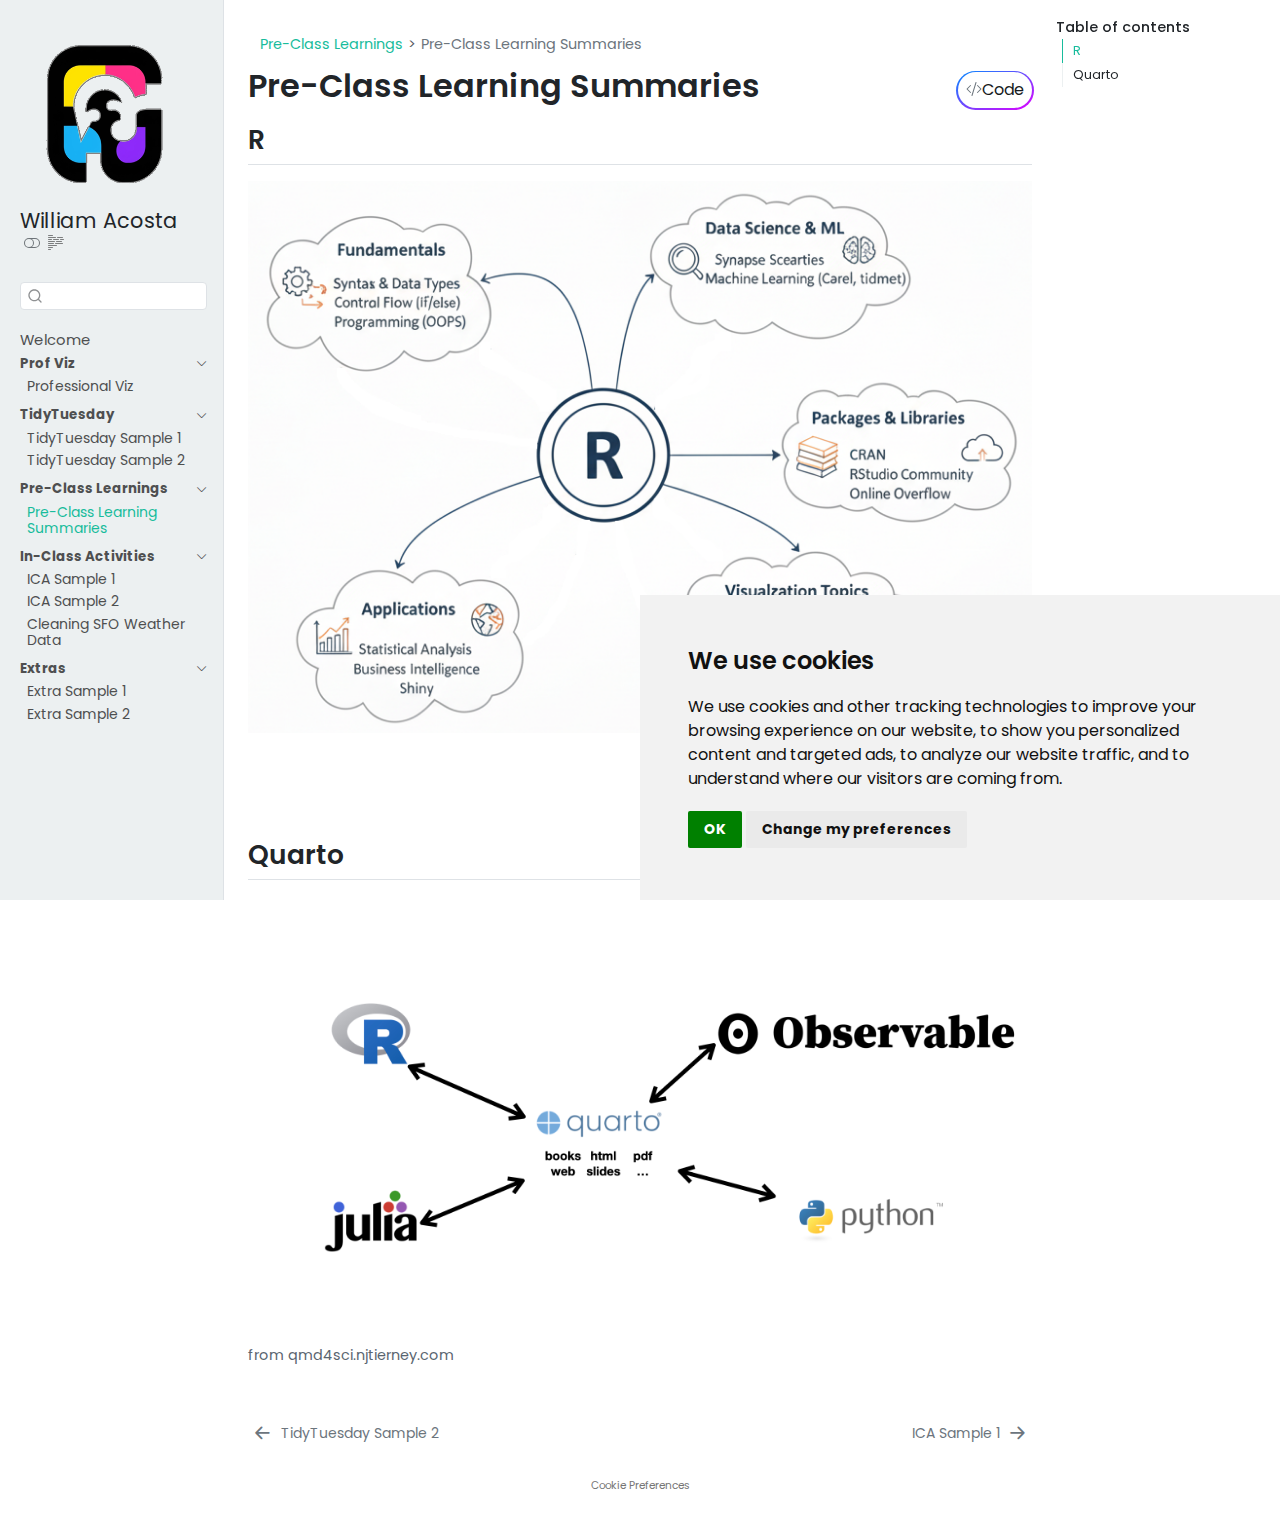
<file: pcl/pcl.html>
<!DOCTYPE html>
<html xmlns="http://www.w3.org/1999/xhtml" lang="en" xml:lang="en"><head>

<meta charset="utf-8">
<meta name="generator" content="quarto-1.8.25">

<meta name="viewport" content="width=device-width, initial-scale=1.0, user-scalable=yes">


<title>Pre-Class Learning Summaries – COMP/STAT212 Portfolio</title>
<style>
code{white-space: pre-wrap;}
span.smallcaps{font-variant: small-caps;}
div.columns{display: flex; gap: min(4vw, 1.5em);}
div.column{flex: auto; overflow-x: auto;}
div.hanging-indent{margin-left: 1.5em; text-indent: -1.5em;}
ul.task-list{list-style: none;}
ul.task-list li input[type="checkbox"] {
  width: 0.8em;
  margin: 0 0.8em 0.2em -1em; /* quarto-specific, see https://github.com/quarto-dev/quarto-cli/issues/4556 */ 
  vertical-align: middle;
}
/* CSS for syntax highlighting */
html { -webkit-text-size-adjust: 100%; }
pre > code.sourceCode { white-space: pre; position: relative; }
pre > code.sourceCode > span { display: inline-block; line-height: 1.25; }
pre > code.sourceCode > span:empty { height: 1.2em; }
.sourceCode { overflow: visible; }
code.sourceCode > span { color: inherit; text-decoration: inherit; }
div.sourceCode { margin: 1em 0; }
pre.sourceCode { margin: 0; }
@media screen {
div.sourceCode { overflow: auto; }
}
@media print {
pre > code.sourceCode { white-space: pre-wrap; }
pre > code.sourceCode > span { text-indent: -5em; padding-left: 5em; }
}
pre.numberSource code
  { counter-reset: source-line 0; }
pre.numberSource code > span
  { position: relative; left: -4em; counter-increment: source-line; }
pre.numberSource code > span > a:first-child::before
  { content: counter(source-line);
    position: relative; left: -1em; text-align: right; vertical-align: baseline;
    border: none; display: inline-block;
    -webkit-touch-callout: none; -webkit-user-select: none;
    -khtml-user-select: none; -moz-user-select: none;
    -ms-user-select: none; user-select: none;
    padding: 0 4px; width: 4em;
  }
pre.numberSource { margin-left: 3em;  padding-left: 4px; }
div.sourceCode
  {   }
@media screen {
pre > code.sourceCode > span > a:first-child::before { text-decoration: underline; }
}
</style>


<script src="../site_libs/quarto-nav/quarto-nav.js"></script>
<script src="../site_libs/clipboard/clipboard.min.js"></script>
<script src="../site_libs/quarto-search/autocomplete.umd.js"></script>
<script src="../site_libs/quarto-search/fuse.min.js"></script>
<script src="../site_libs/quarto-search/quarto-search.js"></script>
<meta name="quarto:offset" content="../">
<link href="../ica/ica-sample1.html" rel="next">
<link href="../tt/2025-07-15.html" rel="prev">
<script src="../site_libs/cookie-consent/cookie-consent.js"></script>
<link href="../site_libs/cookie-consent/cookie-consent.css" rel="stylesheet">
<script src="../site_libs/quarto-html/quarto.js" type="module"></script>
<script src="../site_libs/quarto-html/tabsets/tabsets.js" type="module"></script>
<script src="../site_libs/quarto-html/axe/axe-check.js" type="module"></script>
<script src="../site_libs/quarto-html/popper.min.js"></script>
<script src="../site_libs/quarto-html/tippy.umd.min.js"></script>
<script src="../site_libs/quarto-html/anchor.min.js"></script>
<link href="../site_libs/quarto-html/tippy.css" rel="stylesheet">
<link href="../site_libs/quarto-html/quarto-syntax-highlighting-7b89279ff1a6dce999919e0e67d4d9ec.css" rel="stylesheet" class="quarto-color-scheme" id="quarto-text-highlighting-styles">
<link href="../site_libs/quarto-html/quarto-syntax-highlighting-dark-707d8167ce6003fca903bfe2be84ab7f.css" rel="stylesheet" class="quarto-color-scheme quarto-color-alternate" id="quarto-text-highlighting-styles">
<link href="../site_libs/quarto-html/quarto-syntax-highlighting-7b89279ff1a6dce999919e0e67d4d9ec.css" rel="stylesheet" class="quarto-color-scheme-extra" id="quarto-text-highlighting-styles">
<script src="../site_libs/bootstrap/bootstrap.min.js"></script>
<link href="../site_libs/bootstrap/bootstrap-icons.css" rel="stylesheet">
<link href="../site_libs/bootstrap/bootstrap-447330ed7f5b14f08626394f08367e28.min.css" rel="stylesheet" append-hash="true" class="quarto-color-scheme" id="quarto-bootstrap" data-mode="light">
<link href="../site_libs/bootstrap/bootstrap-dark-b1525fc7443f827935229f0f56e36607.min.css" rel="stylesheet" append-hash="true" class="quarto-color-scheme quarto-color-alternate" id="quarto-bootstrap" data-mode="dark">
<link href="../site_libs/bootstrap/bootstrap-447330ed7f5b14f08626394f08367e28.min.css" rel="stylesheet" append-hash="true" class="quarto-color-scheme-extra" id="quarto-bootstrap" data-mode="light">
<script id="quarto-search-options" type="application/json">{
  "location": "sidebar",
  "copy-button": false,
  "collapse-after": 3,
  "panel-placement": "start",
  "type": "textbox",
  "limit": 50,
  "keyboard-shortcut": [
    "f",
    "/",
    "s"
  ],
  "show-item-context": false,
  "language": {
    "search-no-results-text": "No results",
    "search-matching-documents-text": "matching documents",
    "search-copy-link-title": "Copy link to search",
    "search-hide-matches-text": "Hide additional matches",
    "search-more-match-text": "more match in this document",
    "search-more-matches-text": "more matches in this document",
    "search-clear-button-title": "Clear",
    "search-text-placeholder": "",
    "search-detached-cancel-button-title": "Cancel",
    "search-submit-button-title": "Submit",
    "search-label": "Search"
  }
}</script>

<script type="text/javascript" charset="UTF-8">
document.addEventListener('DOMContentLoaded', function () {
cookieconsent.run({
  "notice_banner_type":"simple",
  "consent_type":"implied",
  "palette":"light",
  "language":"en",
  "page_load_consent_levels":["strictly-necessary","functionality","tracking","targeting"],
  "notice_banner_reject_button_hide":false,
  "preferences_center_close_button_hide":false,
  "website_name":""
  ,
"language":"en"
  });
});
</script> 
  
<style>html{ scroll-behavior: smooth; }</style>


<link rel="stylesheet" href="../style/custom.css">
</head>

<body class="nav-sidebar docked quarto-light"><script id="quarto-html-before-body" type="application/javascript">
    const toggleBodyColorMode = (bsSheetEl) => {
      const mode = bsSheetEl.getAttribute("data-mode");
      const bodyEl = window.document.querySelector("body");
      if (mode === "dark") {
        bodyEl.classList.add("quarto-dark");
        bodyEl.classList.remove("quarto-light");
      } else {
        bodyEl.classList.add("quarto-light");
        bodyEl.classList.remove("quarto-dark");
      }
    }
    const toggleBodyColorPrimary = () => {
      const bsSheetEl = window.document.querySelector("link#quarto-bootstrap:not([rel=disabled-stylesheet])");
      if (bsSheetEl) {
        toggleBodyColorMode(bsSheetEl);
      }
    }
    const setColorSchemeToggle = (alternate) => {
      const toggles = window.document.querySelectorAll('.quarto-color-scheme-toggle');
      for (let i=0; i < toggles.length; i++) {
        const toggle = toggles[i];
        if (toggle) {
          if (alternate) {
            toggle.classList.add("alternate");
          } else {
            toggle.classList.remove("alternate");
          }
        }
      }
    };
    const toggleColorMode = (alternate) => {
      // Switch the stylesheets
      const primaryStylesheets = window.document.querySelectorAll('link.quarto-color-scheme:not(.quarto-color-alternate)');
      const alternateStylesheets = window.document.querySelectorAll('link.quarto-color-scheme.quarto-color-alternate');
      manageTransitions('#quarto-margin-sidebar .nav-link', false);
      if (alternate) {
        // note: dark is layered on light, we don't disable primary!
        enableStylesheet(alternateStylesheets);
        for (const sheetNode of alternateStylesheets) {
          if (sheetNode.id === "quarto-bootstrap") {
            toggleBodyColorMode(sheetNode);
          }
        }
      } else {
        disableStylesheet(alternateStylesheets);
        enableStylesheet(primaryStylesheets)
        toggleBodyColorPrimary();
      }
      manageTransitions('#quarto-margin-sidebar .nav-link', true);
      // Switch the toggles
      setColorSchemeToggle(alternate)
      // Hack to workaround the fact that safari doesn't
      // properly recolor the scrollbar when toggling (#1455)
      if (navigator.userAgent.indexOf('Safari') > 0 && navigator.userAgent.indexOf('Chrome') == -1) {
        manageTransitions("body", false);
        window.scrollTo(0, 1);
        setTimeout(() => {
          window.scrollTo(0, 0);
          manageTransitions("body", true);
        }, 40);
      }
    }
    const disableStylesheet = (stylesheets) => {
      for (let i=0; i < stylesheets.length; i++) {
        const stylesheet = stylesheets[i];
        stylesheet.rel = 'disabled-stylesheet';
      }
    }
    const enableStylesheet = (stylesheets) => {
      for (let i=0; i < stylesheets.length; i++) {
        const stylesheet = stylesheets[i];
        if(stylesheet.rel !== 'stylesheet') { // for Chrome, which will still FOUC without this check
          stylesheet.rel = 'stylesheet';
        }
      }
    }
    const manageTransitions = (selector, allowTransitions) => {
      const els = window.document.querySelectorAll(selector);
      for (let i=0; i < els.length; i++) {
        const el = els[i];
        if (allowTransitions) {
          el.classList.remove('notransition');
        } else {
          el.classList.add('notransition');
        }
      }
    }
    const isFileUrl = () => {
      return window.location.protocol === 'file:';
    }
    const hasAlternateSentinel = () => {
      let styleSentinel = getColorSchemeSentinel();
      if (styleSentinel !== null) {
        return styleSentinel === "alternate";
      } else {
        return false;
      }
    }
    const setStyleSentinel = (alternate) => {
      const value = alternate ? "alternate" : "default";
      if (!isFileUrl()) {
        window.localStorage.setItem("quarto-color-scheme", value);
      } else {
        localAlternateSentinel = value;
      }
    }
    const getColorSchemeSentinel = () => {
      if (!isFileUrl()) {
        const storageValue = window.localStorage.getItem("quarto-color-scheme");
        return storageValue != null ? storageValue : localAlternateSentinel;
      } else {
        return localAlternateSentinel;
      }
    }
    const toggleGiscusIfUsed = (isAlternate, darkModeDefault) => {
      const baseTheme = document.querySelector('#giscus-base-theme')?.value ?? 'light';
      const alternateTheme = document.querySelector('#giscus-alt-theme')?.value ?? 'dark';
      let newTheme = '';
      if(authorPrefersDark) {
        newTheme = isAlternate ? baseTheme : alternateTheme;
      } else {
        newTheme = isAlternate ? alternateTheme : baseTheme;
      }
      const changeGiscusTheme = () => {
        // From: https://github.com/giscus/giscus/issues/336
        const sendMessage = (message) => {
          const iframe = document.querySelector('iframe.giscus-frame');
          if (!iframe) return;
          iframe.contentWindow.postMessage({ giscus: message }, 'https://giscus.app');
        }
        sendMessage({
          setConfig: {
            theme: newTheme
          }
        });
      }
      const isGiscussLoaded = window.document.querySelector('iframe.giscus-frame') !== null;
      if (isGiscussLoaded) {
        changeGiscusTheme();
      }
    };
    const authorPrefersDark = false;
    const darkModeDefault = authorPrefersDark;
      document.querySelector('link#quarto-text-highlighting-styles.quarto-color-scheme-extra').rel = 'disabled-stylesheet';
      document.querySelector('link#quarto-bootstrap.quarto-color-scheme-extra').rel = 'disabled-stylesheet';
    let localAlternateSentinel = darkModeDefault ? 'alternate' : 'default';
    // Dark / light mode switch
    window.quartoToggleColorScheme = () => {
      // Read the current dark / light value
      let toAlternate = !hasAlternateSentinel();
      toggleColorMode(toAlternate);
      setStyleSentinel(toAlternate);
      toggleGiscusIfUsed(toAlternate, darkModeDefault);
      window.dispatchEvent(new Event('resize'));
    };
    // Switch to dark mode if need be
    if (hasAlternateSentinel()) {
      toggleColorMode(true);
    } else {
      toggleColorMode(false);
    }
  </script>

<div id="quarto-search-results"></div>
  <header id="quarto-header" class="headroom fixed-top">
  <nav class="quarto-secondary-nav">
    <div class="container-fluid d-flex">
      <button type="button" class="quarto-btn-toggle btn" data-bs-toggle="collapse" role="button" data-bs-target=".quarto-sidebar-collapse-item" aria-controls="quarto-sidebar" aria-expanded="false" aria-label="Toggle sidebar navigation" onclick="if (window.quartoToggleHeadroom) { window.quartoToggleHeadroom(); }">
        <i class="bi bi-layout-text-sidebar-reverse"></i>
      </button>
        <nav class="quarto-page-breadcrumbs" aria-label="breadcrumb"><ol class="breadcrumb"><li class="breadcrumb-item"><a href="../pcl/pcl.html">Pre-Class Learnings</a></li><li class="breadcrumb-item"><a href="../pcl/pcl.html"><span class="chapter-title">Pre-Class Learning Summaries</span></a></li></ol></nav>
        <a class="flex-grow-1" role="navigation" data-bs-toggle="collapse" data-bs-target=".quarto-sidebar-collapse-item" aria-controls="quarto-sidebar" aria-expanded="false" aria-label="Toggle sidebar navigation" onclick="if (window.quartoToggleHeadroom) { window.quartoToggleHeadroom(); }">      
        </a>
      <button type="button" class="btn quarto-search-button" aria-label="Search" onclick="window.quartoOpenSearch();">
        <i class="bi bi-search"></i>
      </button>
    </div>
  </nav>
</header>
<!-- content -->
<div id="quarto-content" class="quarto-container page-columns page-rows-contents page-layout-full">
<!-- sidebar -->
  <nav id="quarto-sidebar" class="sidebar collapse collapse-horizontal quarto-sidebar-collapse-item sidebar-navigation docked overflow-auto">
    <div class="pt-lg-2 mt-2 text-left sidebar-header sidebar-header-stacked">
      <a href="../index.html" class="sidebar-logo-link">
      <img src="../assets/sidebar-logo.png" alt="Random negative space illustration" class="sidebar-logo light-content py-0 d-lg-inline d-none">
      <img src="../assets/sidebar-logo.png" alt="Random negative space illustration" class="sidebar-logo dark-content py-0 d-lg-inline d-none">
      </a>
    <div class="sidebar-title mb-0 py-0">
      <a href="../">William Acosta</a> 
        <div class="sidebar-tools-main">
  <a href="" class="quarto-color-scheme-toggle quarto-navigation-tool  px-1" onclick="window.quartoToggleColorScheme(); return false;" title="Toggle dark mode"><i class="bi"></i></a>
  <a href="" class="quarto-reader-toggle quarto-navigation-tool px-1" onclick="window.quartoToggleReader(); return false;" title="Toggle reader mode">
  <div class="quarto-reader-toggle-btn">
  <i class="bi"></i>
  </div>
</a>
</div>
    </div>
      </div>
        <div class="mt-2 flex-shrink-0 align-items-center">
        <div class="sidebar-search">
        <div id="quarto-search" class="" title="Search"></div>
        </div>
        </div>
    <div class="sidebar-menu-container"> 
    <ul class="list-unstyled mt-1">
        <li class="sidebar-item">
  <div class="sidebar-item-container"> 
  <a href="../index.html" class="sidebar-item-text sidebar-link"><span class="chapter-title">Welcome</span></a>
  </div>
</li>
        <li class="sidebar-item sidebar-item-section">
      <div class="sidebar-item-container"> 
            <a class="sidebar-item-text sidebar-link text-start" data-bs-toggle="collapse" data-bs-target="#quarto-sidebar-section-1" role="navigation" aria-expanded="true">
 <span class="menu-text">Prof Viz</span></a>
          <a class="sidebar-item-toggle text-start" data-bs-toggle="collapse" data-bs-target="#quarto-sidebar-section-1" role="navigation" aria-expanded="true" aria-label="Toggle section">
            <i class="bi bi-chevron-right ms-2"></i>
          </a> 
      </div>
      <ul id="quarto-sidebar-section-1" class="collapse list-unstyled sidebar-section depth1 show">  
          <li class="sidebar-item">
  <div class="sidebar-item-container"> 
  <a href="../pv/pv-01.html" class="sidebar-item-text sidebar-link"><span class="chapter-title">Professional Viz</span></a>
  </div>
</li>
      </ul>
  </li>
        <li class="sidebar-item sidebar-item-section">
      <div class="sidebar-item-container"> 
            <a class="sidebar-item-text sidebar-link text-start" data-bs-toggle="collapse" data-bs-target="#quarto-sidebar-section-2" role="navigation" aria-expanded="true">
 <span class="menu-text">TidyTuesday</span></a>
          <a class="sidebar-item-toggle text-start" data-bs-toggle="collapse" data-bs-target="#quarto-sidebar-section-2" role="navigation" aria-expanded="true" aria-label="Toggle section">
            <i class="bi bi-chevron-right ms-2"></i>
          </a> 
      </div>
      <ul id="quarto-sidebar-section-2" class="collapse list-unstyled sidebar-section depth1 show">  
          <li class="sidebar-item">
  <div class="sidebar-item-container"> 
  <a href="../tt/2025-07-08.html" class="sidebar-item-text sidebar-link"><span class="chapter-title">TidyTuesday Sample 1</span></a>
  </div>
</li>
          <li class="sidebar-item">
  <div class="sidebar-item-container"> 
  <a href="../tt/2025-07-15.html" class="sidebar-item-text sidebar-link"><span class="chapter-title">TidyTuesday Sample 2</span></a>
  </div>
</li>
      </ul>
  </li>
        <li class="sidebar-item sidebar-item-section">
      <div class="sidebar-item-container"> 
            <a class="sidebar-item-text sidebar-link text-start" data-bs-toggle="collapse" data-bs-target="#quarto-sidebar-section-3" role="navigation" aria-expanded="true">
 <span class="menu-text">Pre-Class Learnings</span></a>
          <a class="sidebar-item-toggle text-start" data-bs-toggle="collapse" data-bs-target="#quarto-sidebar-section-3" role="navigation" aria-expanded="true" aria-label="Toggle section">
            <i class="bi bi-chevron-right ms-2"></i>
          </a> 
      </div>
      <ul id="quarto-sidebar-section-3" class="collapse list-unstyled sidebar-section depth1 show">  
          <li class="sidebar-item">
  <div class="sidebar-item-container"> 
  <a href="../pcl/pcl.html" class="sidebar-item-text sidebar-link active"><span class="chapter-title">Pre-Class Learning Summaries</span></a>
  </div>
</li>
      </ul>
  </li>
        <li class="sidebar-item sidebar-item-section">
      <div class="sidebar-item-container"> 
            <a class="sidebar-item-text sidebar-link text-start" data-bs-toggle="collapse" data-bs-target="#quarto-sidebar-section-4" role="navigation" aria-expanded="true">
 <span class="menu-text">In-Class Activities</span></a>
          <a class="sidebar-item-toggle text-start" data-bs-toggle="collapse" data-bs-target="#quarto-sidebar-section-4" role="navigation" aria-expanded="true" aria-label="Toggle section">
            <i class="bi bi-chevron-right ms-2"></i>
          </a> 
      </div>
      <ul id="quarto-sidebar-section-4" class="collapse list-unstyled sidebar-section depth1 show">  
          <li class="sidebar-item">
  <div class="sidebar-item-container"> 
  <a href="../ica/ica-sample1.html" class="sidebar-item-text sidebar-link"><span class="chapter-title">ICA Sample 1</span></a>
  </div>
</li>
          <li class="sidebar-item">
  <div class="sidebar-item-container"> 
  <a href="../ica/ica-sample2.html" class="sidebar-item-text sidebar-link"><span class="chapter-title">ICA Sample 2</span></a>
  </div>
</li>
          <li class="sidebar-item">
  <div class="sidebar-item-container"> 
  <a href="../ica/cleaning.html" class="sidebar-item-text sidebar-link"><span class="chapter-title">Cleaning SFO Weather Data</span></a>
  </div>
</li>
      </ul>
  </li>
        <li class="sidebar-item sidebar-item-section">
      <div class="sidebar-item-container"> 
            <a class="sidebar-item-text sidebar-link text-start" data-bs-toggle="collapse" data-bs-target="#quarto-sidebar-section-5" role="navigation" aria-expanded="true">
 <span class="menu-text">Extras</span></a>
          <a class="sidebar-item-toggle text-start" data-bs-toggle="collapse" data-bs-target="#quarto-sidebar-section-5" role="navigation" aria-expanded="true" aria-label="Toggle section">
            <i class="bi bi-chevron-right ms-2"></i>
          </a> 
      </div>
      <ul id="quarto-sidebar-section-5" class="collapse list-unstyled sidebar-section depth1 show">  
          <li class="sidebar-item">
  <div class="sidebar-item-container"> 
  <a href="../extra/extra-sample1.html" class="sidebar-item-text sidebar-link"><span class="chapter-title">Extra Sample 1</span></a>
  </div>
</li>
          <li class="sidebar-item">
  <div class="sidebar-item-container"> 
  <a href="../extra/extra-sample2.html" class="sidebar-item-text sidebar-link"><span class="chapter-title">Extra Sample 2</span></a>
  </div>
</li>
      </ul>
  </li>
    </ul>
    </div>
</nav>
<div id="quarto-sidebar-glass" class="quarto-sidebar-collapse-item" data-bs-toggle="collapse" data-bs-target=".quarto-sidebar-collapse-item"></div>
<!-- margin-sidebar -->
    <div id="quarto-margin-sidebar" class="sidebar margin-sidebar">
        <nav id="TOC" role="doc-toc" class="toc-active" data-toc-expanded="99">
    <h2 id="toc-title">Table of contents</h2>
   
  <ul>
  <li><a href="#r" id="toc-r" class="nav-link active" data-scroll-target="#r">R</a></li>
  <li><a href="#quarto" id="toc-quarto" class="nav-link" data-scroll-target="#quarto">Quarto</a></li>
  </ul>
</nav>
    </div>
<!-- main -->
<main class="content column-body" id="quarto-document-content">


<header id="title-block-header" class="quarto-title-block default"><nav class="quarto-page-breadcrumbs quarto-title-breadcrumbs d-none d-lg-block" aria-label="breadcrumb"><ol class="breadcrumb"><li class="breadcrumb-item"><a href="../pcl/pcl.html">Pre-Class Learnings</a></li><li class="breadcrumb-item"><a href="../pcl/pcl.html"><span class="chapter-title">Pre-Class Learning Summaries</span></a></li></ol></nav>
<div class="quarto-title">
<div class="quarto-title-block"><div><h1 class="title"><span class="chapter-title">Pre-Class Learning Summaries</span></h1><button type="button" class="btn code-tools-button" id="quarto-code-tools-source"><i class="bi"></i> Code</button></div></div>
</div>



<div class="quarto-title-meta column-body">

    
  
    
  </div>
  


</header>


<section id="r" class="level2">
<h2 class="anchored" data-anchor-id="r">R</h2>
<p><img src="0808-r.png" class="img-fluid"></p>
</section>
<section id="quarto" class="level2">
<h2 class="anchored" data-anchor-id="quarto">Quarto</h2>
<div class="quarto-figure quarto-figure-center">
<figure class="figure">
<p><img src="0810-quarto.jpeg" class="img-fluid figure-img"></p>
<figcaption>from qmd4sci.njtierney.com</figcaption>
</figure>
</div>


<!-- -->

</section>

</main> <!-- /main -->
<script id="quarto-html-after-body" type="application/javascript">
  window.document.addEventListener("DOMContentLoaded", function (event) {
    // Ensure there is a toggle, if there isn't float one in the top right
    if (window.document.querySelector('.quarto-color-scheme-toggle') === null) {
      const a = window.document.createElement('a');
      a.classList.add('top-right');
      a.classList.add('quarto-color-scheme-toggle');
      a.href = "";
      a.onclick = function() { try { window.quartoToggleColorScheme(); } catch {} return false; };
      const i = window.document.createElement("i");
      i.classList.add('bi');
      a.appendChild(i);
      window.document.body.appendChild(a);
    }
    setColorSchemeToggle(hasAlternateSentinel())
    const icon = "";
    const anchorJS = new window.AnchorJS();
    anchorJS.options = {
      placement: 'right',
      icon: icon
    };
    anchorJS.add('.anchored');
    const isCodeAnnotation = (el) => {
      for (const clz of el.classList) {
        if (clz.startsWith('code-annotation-')) {                     
          return true;
        }
      }
      return false;
    }
    const onCopySuccess = function(e) {
      // button target
      const button = e.trigger;
      // don't keep focus
      button.blur();
      // flash "checked"
      button.classList.add('code-copy-button-checked');
      var currentTitle = button.getAttribute("title");
      button.setAttribute("title", "Copied!");
      let tooltip;
      if (window.bootstrap) {
        button.setAttribute("data-bs-toggle", "tooltip");
        button.setAttribute("data-bs-placement", "left");
        button.setAttribute("data-bs-title", "Copied!");
        tooltip = new bootstrap.Tooltip(button, 
          { trigger: "manual", 
            customClass: "code-copy-button-tooltip",
            offset: [0, -8]});
        tooltip.show();    
      }
      setTimeout(function() {
        if (tooltip) {
          tooltip.hide();
          button.removeAttribute("data-bs-title");
          button.removeAttribute("data-bs-toggle");
          button.removeAttribute("data-bs-placement");
        }
        button.setAttribute("title", currentTitle);
        button.classList.remove('code-copy-button-checked');
      }, 1000);
      // clear code selection
      e.clearSelection();
    }
    const getTextToCopy = function(trigger) {
      const outerScaffold = trigger.parentElement.cloneNode(true);
      const codeEl = outerScaffold.querySelector('code');
      for (const childEl of codeEl.children) {
        if (isCodeAnnotation(childEl)) {
          childEl.remove();
        }
      }
      return codeEl.innerText;
    }
    const clipboard = new window.ClipboardJS('.code-copy-button:not([data-in-quarto-modal])', {
      text: getTextToCopy
    });
    clipboard.on('success', onCopySuccess);
    if (window.document.getElementById('quarto-embedded-source-code-modal')) {
      const clipboardModal = new window.ClipboardJS('.code-copy-button[data-in-quarto-modal]', {
        text: getTextToCopy,
        container: window.document.getElementById('quarto-embedded-source-code-modal')
      });
      clipboardModal.on('success', onCopySuccess);
    }
    const viewSource = window.document.getElementById('quarto-view-source') ||
                       window.document.getElementById('quarto-code-tools-source');
    if (viewSource) {
      const sourceUrl = viewSource.getAttribute("data-quarto-source-url");
      viewSource.addEventListener("click", function(e) {
        if (sourceUrl) {
          // rstudio viewer pane
          if (/\bcapabilities=\b/.test(window.location)) {
            window.open(sourceUrl);
          } else {
            window.location.href = sourceUrl;
          }
        } else {
          const modal = new bootstrap.Modal(document.getElementById('quarto-embedded-source-code-modal'));
          modal.show();
        }
        return false;
      });
    }
    function toggleCodeHandler(show) {
      return function(e) {
        const detailsSrc = window.document.querySelectorAll(".cell > details > .sourceCode");
        for (let i=0; i<detailsSrc.length; i++) {
          const details = detailsSrc[i].parentElement;
          if (show) {
            details.open = true;
          } else {
            details.removeAttribute("open");
          }
        }
        const cellCodeDivs = window.document.querySelectorAll(".cell > .sourceCode");
        const fromCls = show ? "hidden" : "unhidden";
        const toCls = show ? "unhidden" : "hidden";
        for (let i=0; i<cellCodeDivs.length; i++) {
          const codeDiv = cellCodeDivs[i];
          if (codeDiv.classList.contains(fromCls)) {
            codeDiv.classList.remove(fromCls);
            codeDiv.classList.add(toCls);
          } 
        }
        return false;
      }
    }
    const hideAllCode = window.document.getElementById("quarto-hide-all-code");
    if (hideAllCode) {
      hideAllCode.addEventListener("click", toggleCodeHandler(false));
    }
    const showAllCode = window.document.getElementById("quarto-show-all-code");
    if (showAllCode) {
      showAllCode.addEventListener("click", toggleCodeHandler(true));
    }
      var localhostRegex = new RegExp(/^(?:http|https):\/\/localhost\:?[0-9]*\//);
      var mailtoRegex = new RegExp(/^mailto:/);
        var filterRegex = new RegExp('/' + window.location.host + '/');
      var isInternal = (href) => {
          return filterRegex.test(href) || localhostRegex.test(href) || mailtoRegex.test(href);
      }
      // Inspect non-navigation links and adorn them if external
     var links = window.document.querySelectorAll('a[href]:not(.nav-link):not(.navbar-brand):not(.toc-action):not(.sidebar-link):not(.sidebar-item-toggle):not(.pagination-link):not(.no-external):not([aria-hidden]):not(.dropdown-item):not(.quarto-navigation-tool):not(.about-link)');
      for (var i=0; i<links.length; i++) {
        const link = links[i];
        if (!isInternal(link.href)) {
          // undo the damage that might have been done by quarto-nav.js in the case of
          // links that we want to consider external
          if (link.dataset.originalHref !== undefined) {
            link.href = link.dataset.originalHref;
          }
            // target, if specified
            link.setAttribute("target", "_blank");
            if (link.getAttribute("rel") === null) {
              link.setAttribute("rel", "noopener");
            }
        }
      }
    function tippyHover(el, contentFn, onTriggerFn, onUntriggerFn) {
      const config = {
        allowHTML: true,
        maxWidth: 500,
        delay: 100,
        arrow: false,
        appendTo: function(el) {
            return el.parentElement;
        },
        interactive: true,
        interactiveBorder: 10,
        theme: 'quarto',
        placement: 'bottom-start',
      };
      if (contentFn) {
        config.content = contentFn;
      }
      if (onTriggerFn) {
        config.onTrigger = onTriggerFn;
      }
      if (onUntriggerFn) {
        config.onUntrigger = onUntriggerFn;
      }
      window.tippy(el, config); 
    }
    const noterefs = window.document.querySelectorAll('a[role="doc-noteref"]');
    for (var i=0; i<noterefs.length; i++) {
      const ref = noterefs[i];
      tippyHover(ref, function() {
        // use id or data attribute instead here
        let href = ref.getAttribute('data-footnote-href') || ref.getAttribute('href');
        try { href = new URL(href).hash; } catch {}
        const id = href.replace(/^#\/?/, "");
        const note = window.document.getElementById(id);
        if (note) {
          return note.innerHTML;
        } else {
          return "";
        }
      });
    }
    const xrefs = window.document.querySelectorAll('a.quarto-xref');
    const processXRef = (id, note) => {
      // Strip column container classes
      const stripColumnClz = (el) => {
        el.classList.remove("page-full", "page-columns");
        if (el.children) {
          for (const child of el.children) {
            stripColumnClz(child);
          }
        }
      }
      stripColumnClz(note)
      if (id === null || id.startsWith('sec-')) {
        // Special case sections, only their first couple elements
        const container = document.createElement("div");
        if (note.children && note.children.length > 2) {
          container.appendChild(note.children[0].cloneNode(true));
          for (let i = 1; i < note.children.length; i++) {
            const child = note.children[i];
            if (child.tagName === "P" && child.innerText === "") {
              continue;
            } else {
              container.appendChild(child.cloneNode(true));
              break;
            }
          }
          if (window.Quarto?.typesetMath) {
            window.Quarto.typesetMath(container);
          }
          return container.innerHTML
        } else {
          if (window.Quarto?.typesetMath) {
            window.Quarto.typesetMath(note);
          }
          return note.innerHTML;
        }
      } else {
        // Remove any anchor links if they are present
        const anchorLink = note.querySelector('a.anchorjs-link');
        if (anchorLink) {
          anchorLink.remove();
        }
        if (window.Quarto?.typesetMath) {
          window.Quarto.typesetMath(note);
        }
        if (note.classList.contains("callout")) {
          return note.outerHTML;
        } else {
          return note.innerHTML;
        }
      }
    }
    for (var i=0; i<xrefs.length; i++) {
      const xref = xrefs[i];
      tippyHover(xref, undefined, function(instance) {
        instance.disable();
        let url = xref.getAttribute('href');
        let hash = undefined; 
        if (url.startsWith('#')) {
          hash = url;
        } else {
          try { hash = new URL(url).hash; } catch {}
        }
        if (hash) {
          const id = hash.replace(/^#\/?/, "");
          const note = window.document.getElementById(id);
          if (note !== null) {
            try {
              const html = processXRef(id, note.cloneNode(true));
              instance.setContent(html);
            } finally {
              instance.enable();
              instance.show();
            }
          } else {
            // See if we can fetch this
            fetch(url.split('#')[0])
            .then(res => res.text())
            .then(html => {
              const parser = new DOMParser();
              const htmlDoc = parser.parseFromString(html, "text/html");
              const note = htmlDoc.getElementById(id);
              if (note !== null) {
                const html = processXRef(id, note);
                instance.setContent(html);
              } 
            }).finally(() => {
              instance.enable();
              instance.show();
            });
          }
        } else {
          // See if we can fetch a full url (with no hash to target)
          // This is a special case and we should probably do some content thinning / targeting
          fetch(url)
          .then(res => res.text())
          .then(html => {
            const parser = new DOMParser();
            const htmlDoc = parser.parseFromString(html, "text/html");
            const note = htmlDoc.querySelector('main.content');
            if (note !== null) {
              // This should only happen for chapter cross references
              // (since there is no id in the URL)
              // remove the first header
              if (note.children.length > 0 && note.children[0].tagName === "HEADER") {
                note.children[0].remove();
              }
              const html = processXRef(null, note);
              instance.setContent(html);
            } 
          }).finally(() => {
            instance.enable();
            instance.show();
          });
        }
      }, function(instance) {
      });
    }
        let selectedAnnoteEl;
        const selectorForAnnotation = ( cell, annotation) => {
          let cellAttr = 'data-code-cell="' + cell + '"';
          let lineAttr = 'data-code-annotation="' +  annotation + '"';
          const selector = 'span[' + cellAttr + '][' + lineAttr + ']';
          return selector;
        }
        const selectCodeLines = (annoteEl) => {
          const doc = window.document;
          const targetCell = annoteEl.getAttribute("data-target-cell");
          const targetAnnotation = annoteEl.getAttribute("data-target-annotation");
          const annoteSpan = window.document.querySelector(selectorForAnnotation(targetCell, targetAnnotation));
          const lines = annoteSpan.getAttribute("data-code-lines").split(",");
          const lineIds = lines.map((line) => {
            return targetCell + "-" + line;
          })
          let top = null;
          let height = null;
          let parent = null;
          if (lineIds.length > 0) {
              //compute the position of the single el (top and bottom and make a div)
              const el = window.document.getElementById(lineIds[0]);
              top = el.offsetTop;
              height = el.offsetHeight;
              parent = el.parentElement.parentElement;
            if (lineIds.length > 1) {
              const lastEl = window.document.getElementById(lineIds[lineIds.length - 1]);
              const bottom = lastEl.offsetTop + lastEl.offsetHeight;
              height = bottom - top;
            }
            if (top !== null && height !== null && parent !== null) {
              // cook up a div (if necessary) and position it 
              let div = window.document.getElementById("code-annotation-line-highlight");
              if (div === null) {
                div = window.document.createElement("div");
                div.setAttribute("id", "code-annotation-line-highlight");
                div.style.position = 'absolute';
                parent.appendChild(div);
              }
              div.style.top = top - 2 + "px";
              div.style.height = height + 4 + "px";
              div.style.left = 0;
              let gutterDiv = window.document.getElementById("code-annotation-line-highlight-gutter");
              if (gutterDiv === null) {
                gutterDiv = window.document.createElement("div");
                gutterDiv.setAttribute("id", "code-annotation-line-highlight-gutter");
                gutterDiv.style.position = 'absolute';
                const codeCell = window.document.getElementById(targetCell);
                const gutter = codeCell.querySelector('.code-annotation-gutter');
                gutter.appendChild(gutterDiv);
              }
              gutterDiv.style.top = top - 2 + "px";
              gutterDiv.style.height = height + 4 + "px";
            }
            selectedAnnoteEl = annoteEl;
          }
        };
        const unselectCodeLines = () => {
          const elementsIds = ["code-annotation-line-highlight", "code-annotation-line-highlight-gutter"];
          elementsIds.forEach((elId) => {
            const div = window.document.getElementById(elId);
            if (div) {
              div.remove();
            }
          });
          selectedAnnoteEl = undefined;
        };
          // Handle positioning of the toggle
      window.addEventListener(
        "resize",
        throttle(() => {
          elRect = undefined;
          if (selectedAnnoteEl) {
            selectCodeLines(selectedAnnoteEl);
          }
        }, 10)
      );
      function throttle(fn, ms) {
      let throttle = false;
      let timer;
        return (...args) => {
          if(!throttle) { // first call gets through
              fn.apply(this, args);
              throttle = true;
          } else { // all the others get throttled
              if(timer) clearTimeout(timer); // cancel #2
              timer = setTimeout(() => {
                fn.apply(this, args);
                timer = throttle = false;
              }, ms);
          }
        };
      }
        // Attach click handler to the DT
        const annoteDls = window.document.querySelectorAll('dt[data-target-cell]');
        for (const annoteDlNode of annoteDls) {
          annoteDlNode.addEventListener('click', (event) => {
            const clickedEl = event.target;
            if (clickedEl !== selectedAnnoteEl) {
              unselectCodeLines();
              const activeEl = window.document.querySelector('dt[data-target-cell].code-annotation-active');
              if (activeEl) {
                activeEl.classList.remove('code-annotation-active');
              }
              selectCodeLines(clickedEl);
              clickedEl.classList.add('code-annotation-active');
            } else {
              // Unselect the line
              unselectCodeLines();
              clickedEl.classList.remove('code-annotation-active');
            }
          });
        }
    const findCites = (el) => {
      const parentEl = el.parentElement;
      if (parentEl) {
        const cites = parentEl.dataset.cites;
        if (cites) {
          return {
            el,
            cites: cites.split(' ')
          };
        } else {
          return findCites(el.parentElement)
        }
      } else {
        return undefined;
      }
    };
    var bibliorefs = window.document.querySelectorAll('a[role="doc-biblioref"]');
    for (var i=0; i<bibliorefs.length; i++) {
      const ref = bibliorefs[i];
      const citeInfo = findCites(ref);
      if (citeInfo) {
        tippyHover(citeInfo.el, function() {
          var popup = window.document.createElement('div');
          citeInfo.cites.forEach(function(cite) {
            var citeDiv = window.document.createElement('div');
            citeDiv.classList.add('hanging-indent');
            citeDiv.classList.add('csl-entry');
            var biblioDiv = window.document.getElementById('ref-' + cite);
            if (biblioDiv) {
              citeDiv.innerHTML = biblioDiv.innerHTML;
            }
            popup.appendChild(citeDiv);
          });
          return popup.innerHTML;
        });
      }
    }
  });
  </script>
<nav class="page-navigation column-body">
  <div class="nav-page nav-page-previous">
      <a href="../tt/2025-07-15.html" class="pagination-link" aria-label="TidyTuesday Sample 2">
        <i class="bi bi-arrow-left-short"></i> <span class="nav-page-text"><span class="chapter-title">TidyTuesday Sample 2</span></span>
      </a>          
  </div>
  <div class="nav-page nav-page-next">
      <a href="../ica/ica-sample1.html" class="pagination-link" aria-label="ICA Sample 1">
        <span class="nav-page-text"><span class="chapter-title">ICA Sample 1</span></span> <i class="bi bi-arrow-right-short"></i>
      </a>
  </div>
</nav><div class="modal fade" id="quarto-embedded-source-code-modal" tabindex="-1" aria-labelledby="quarto-embedded-source-code-modal-label" aria-hidden="true"><div class="modal-dialog modal-dialog-scrollable"><div class="modal-content"><div class="modal-header"><h5 class="modal-title" id="quarto-embedded-source-code-modal-label">Source Code</h5><button class="btn-close" data-bs-dismiss="modal"></button></div><div class="modal-body"><div class="">
<div class="code-copy-outer-scaffold"><div class="sourceCode" id="cb1" data-shortcodes="false"><pre class="sourceCode numberSource markdown number-lines code-with-copy"><code class="sourceCode markdown"><span id="cb1-1"><a href="#cb1-1"></a><span class="co">---</span></span>
<span id="cb1-2"><a href="#cb1-2"></a><span class="an">title:</span><span class="co"> "Pre-Class Learning Summaries"</span></span>
<span id="cb1-3"><a href="#cb1-3"></a><span class="co">---</span></span>
<span id="cb1-4"><a href="#cb1-4"></a></span>
<span id="cb1-5"><a href="#cb1-5"></a><span class="fu">## R</span></span>
<span id="cb1-6"><a href="#cb1-6"></a></span>
<span id="cb1-7"><a href="#cb1-7"></a><span class="al">![](0808-r.png)</span></span>
<span id="cb1-8"><a href="#cb1-8"></a></span>
<span id="cb1-9"><a href="#cb1-9"></a><span class="fu">## Quarto</span></span>
<span id="cb1-10"><a href="#cb1-10"></a></span>
<span id="cb1-11"><a href="#cb1-11"></a><span class="al">![from qmd4sci.njtierney.com](0810-quarto.jpeg)</span></span></code></pre></div><button title="Copy to Clipboard" class="code-copy-button" data-in-quarto-modal=""><i class="bi"></i></button></div>
</div></div></div></div></div>
</div> <!-- /content -->
<footer class="footer">
  <div class="nav-footer">
    <div class="nav-footer-left">
      &nbsp;
    </div>   
    <div class="nav-footer-center">

<div class="cookie-consent-footer"><a href="#" id="open_preferences_center">Cookie Preferences</a></div></div>
    <div class="nav-footer-right">
      &nbsp;
    </div>
  </div>
</footer>




<script src="../site_libs/quarto-html/zenscroll-min.js"></script>
</body></html>
</file>
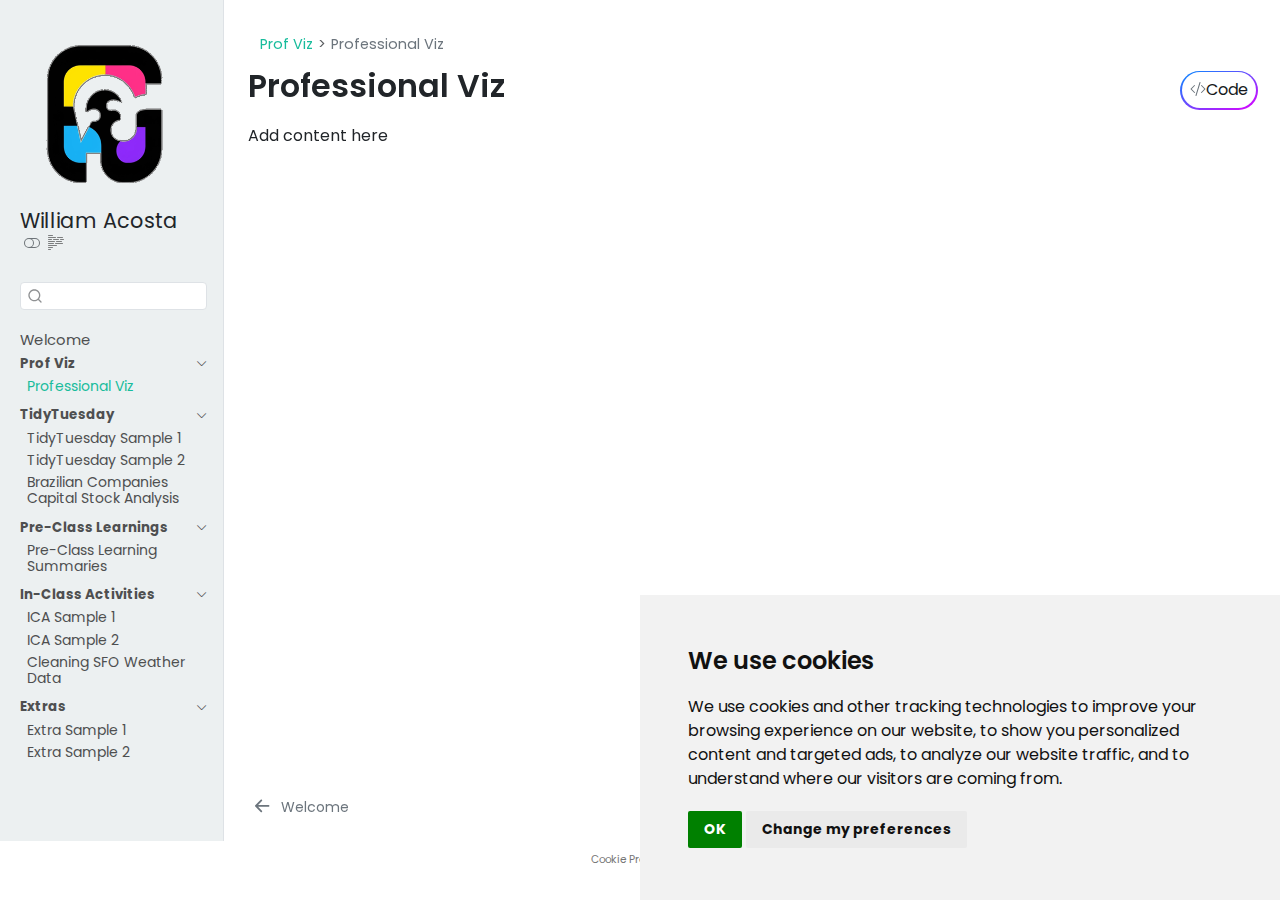
<file: pv/pv-01.html>
<!DOCTYPE html>
<html xmlns="http://www.w3.org/1999/xhtml" lang="en" xml:lang="en"><head>

<meta charset="utf-8">
<meta name="generator" content="quarto-1.8.25">

<meta name="viewport" content="width=device-width, initial-scale=1.0, user-scalable=yes">


<title>Professional Viz – COMP/STAT212 Portfolio</title>
<style>
code{white-space: pre-wrap;}
span.smallcaps{font-variant: small-caps;}
div.columns{display: flex; gap: min(4vw, 1.5em);}
div.column{flex: auto; overflow-x: auto;}
div.hanging-indent{margin-left: 1.5em; text-indent: -1.5em;}
ul.task-list{list-style: none;}
ul.task-list li input[type="checkbox"] {
  width: 0.8em;
  margin: 0 0.8em 0.2em -1em; /* quarto-specific, see https://github.com/quarto-dev/quarto-cli/issues/4556 */ 
  vertical-align: middle;
}
/* CSS for syntax highlighting */
html { -webkit-text-size-adjust: 100%; }
pre > code.sourceCode { white-space: pre; position: relative; }
pre > code.sourceCode > span { display: inline-block; line-height: 1.25; }
pre > code.sourceCode > span:empty { height: 1.2em; }
.sourceCode { overflow: visible; }
code.sourceCode > span { color: inherit; text-decoration: inherit; }
div.sourceCode { margin: 1em 0; }
pre.sourceCode { margin: 0; }
@media screen {
div.sourceCode { overflow: auto; }
}
@media print {
pre > code.sourceCode { white-space: pre-wrap; }
pre > code.sourceCode > span { text-indent: -5em; padding-left: 5em; }
}
pre.numberSource code
  { counter-reset: source-line 0; }
pre.numberSource code > span
  { position: relative; left: -4em; counter-increment: source-line; }
pre.numberSource code > span > a:first-child::before
  { content: counter(source-line);
    position: relative; left: -1em; text-align: right; vertical-align: baseline;
    border: none; display: inline-block;
    -webkit-touch-callout: none; -webkit-user-select: none;
    -khtml-user-select: none; -moz-user-select: none;
    -ms-user-select: none; user-select: none;
    padding: 0 4px; width: 4em;
  }
pre.numberSource { margin-left: 3em;  padding-left: 4px; }
div.sourceCode
  {   }
@media screen {
pre > code.sourceCode > span > a:first-child::before { text-decoration: underline; }
}
</style>


<script src="../site_libs/quarto-nav/quarto-nav.js"></script>
<script src="../site_libs/clipboard/clipboard.min.js"></script>
<script src="../site_libs/quarto-search/autocomplete.umd.js"></script>
<script src="../site_libs/quarto-search/fuse.min.js"></script>
<script src="../site_libs/quarto-search/quarto-search.js"></script>
<meta name="quarto:offset" content="../">
<link href="../tt/2025-07-08.html" rel="next">
<link href="../index.html" rel="prev">
<script src="../site_libs/cookie-consent/cookie-consent.js"></script>
<link href="../site_libs/cookie-consent/cookie-consent.css" rel="stylesheet">
<script src="../site_libs/quarto-html/quarto.js" type="module"></script>
<script src="../site_libs/quarto-html/tabsets/tabsets.js" type="module"></script>
<script src="../site_libs/quarto-html/axe/axe-check.js" type="module"></script>
<script src="../site_libs/quarto-html/popper.min.js"></script>
<script src="../site_libs/quarto-html/tippy.umd.min.js"></script>
<script src="../site_libs/quarto-html/anchor.min.js"></script>
<link href="../site_libs/quarto-html/tippy.css" rel="stylesheet">
<link href="../site_libs/quarto-html/quarto-syntax-highlighting-7b89279ff1a6dce999919e0e67d4d9ec.css" rel="stylesheet" class="quarto-color-scheme" id="quarto-text-highlighting-styles">
<link href="../site_libs/quarto-html/quarto-syntax-highlighting-dark-707d8167ce6003fca903bfe2be84ab7f.css" rel="stylesheet" class="quarto-color-scheme quarto-color-alternate" id="quarto-text-highlighting-styles">
<link href="../site_libs/quarto-html/quarto-syntax-highlighting-7b89279ff1a6dce999919e0e67d4d9ec.css" rel="stylesheet" class="quarto-color-scheme-extra" id="quarto-text-highlighting-styles">
<script src="../site_libs/bootstrap/bootstrap.min.js"></script>
<link href="../site_libs/bootstrap/bootstrap-icons.css" rel="stylesheet">
<link href="../site_libs/bootstrap/bootstrap-447330ed7f5b14f08626394f08367e28.min.css" rel="stylesheet" append-hash="true" class="quarto-color-scheme" id="quarto-bootstrap" data-mode="light">
<link href="../site_libs/bootstrap/bootstrap-dark-b1525fc7443f827935229f0f56e36607.min.css" rel="stylesheet" append-hash="true" class="quarto-color-scheme quarto-color-alternate" id="quarto-bootstrap" data-mode="dark">
<link href="../site_libs/bootstrap/bootstrap-447330ed7f5b14f08626394f08367e28.min.css" rel="stylesheet" append-hash="true" class="quarto-color-scheme-extra" id="quarto-bootstrap" data-mode="light">
<script id="quarto-search-options" type="application/json">{
  "location": "sidebar",
  "copy-button": false,
  "collapse-after": 3,
  "panel-placement": "start",
  "type": "textbox",
  "limit": 50,
  "keyboard-shortcut": [
    "f",
    "/",
    "s"
  ],
  "show-item-context": false,
  "language": {
    "search-no-results-text": "No results",
    "search-matching-documents-text": "matching documents",
    "search-copy-link-title": "Copy link to search",
    "search-hide-matches-text": "Hide additional matches",
    "search-more-match-text": "more match in this document",
    "search-more-matches-text": "more matches in this document",
    "search-clear-button-title": "Clear",
    "search-text-placeholder": "",
    "search-detached-cancel-button-title": "Cancel",
    "search-submit-button-title": "Submit",
    "search-label": "Search"
  }
}</script>

<script type="text/javascript" charset="UTF-8">
document.addEventListener('DOMContentLoaded', function () {
cookieconsent.run({
  "notice_banner_type":"simple",
  "consent_type":"implied",
  "palette":"light",
  "language":"en",
  "page_load_consent_levels":["strictly-necessary","functionality","tracking","targeting"],
  "notice_banner_reject_button_hide":false,
  "preferences_center_close_button_hide":false,
  "website_name":""
  ,
"language":"en"
  });
});
</script> 
  
<style>html{ scroll-behavior: smooth; }</style>


<link rel="stylesheet" href="../style/custom.css">
</head>

<body class="nav-sidebar docked quarto-light"><script id="quarto-html-before-body" type="application/javascript">
    const toggleBodyColorMode = (bsSheetEl) => {
      const mode = bsSheetEl.getAttribute("data-mode");
      const bodyEl = window.document.querySelector("body");
      if (mode === "dark") {
        bodyEl.classList.add("quarto-dark");
        bodyEl.classList.remove("quarto-light");
      } else {
        bodyEl.classList.add("quarto-light");
        bodyEl.classList.remove("quarto-dark");
      }
    }
    const toggleBodyColorPrimary = () => {
      const bsSheetEl = window.document.querySelector("link#quarto-bootstrap:not([rel=disabled-stylesheet])");
      if (bsSheetEl) {
        toggleBodyColorMode(bsSheetEl);
      }
    }
    const setColorSchemeToggle = (alternate) => {
      const toggles = window.document.querySelectorAll('.quarto-color-scheme-toggle');
      for (let i=0; i < toggles.length; i++) {
        const toggle = toggles[i];
        if (toggle) {
          if (alternate) {
            toggle.classList.add("alternate");
          } else {
            toggle.classList.remove("alternate");
          }
        }
      }
    };
    const toggleColorMode = (alternate) => {
      // Switch the stylesheets
      const primaryStylesheets = window.document.querySelectorAll('link.quarto-color-scheme:not(.quarto-color-alternate)');
      const alternateStylesheets = window.document.querySelectorAll('link.quarto-color-scheme.quarto-color-alternate');
      manageTransitions('#quarto-margin-sidebar .nav-link', false);
      if (alternate) {
        // note: dark is layered on light, we don't disable primary!
        enableStylesheet(alternateStylesheets);
        for (const sheetNode of alternateStylesheets) {
          if (sheetNode.id === "quarto-bootstrap") {
            toggleBodyColorMode(sheetNode);
          }
        }
      } else {
        disableStylesheet(alternateStylesheets);
        enableStylesheet(primaryStylesheets)
        toggleBodyColorPrimary();
      }
      manageTransitions('#quarto-margin-sidebar .nav-link', true);
      // Switch the toggles
      setColorSchemeToggle(alternate)
      // Hack to workaround the fact that safari doesn't
      // properly recolor the scrollbar when toggling (#1455)
      if (navigator.userAgent.indexOf('Safari') > 0 && navigator.userAgent.indexOf('Chrome') == -1) {
        manageTransitions("body", false);
        window.scrollTo(0, 1);
        setTimeout(() => {
          window.scrollTo(0, 0);
          manageTransitions("body", true);
        }, 40);
      }
    }
    const disableStylesheet = (stylesheets) => {
      for (let i=0; i < stylesheets.length; i++) {
        const stylesheet = stylesheets[i];
        stylesheet.rel = 'disabled-stylesheet';
      }
    }
    const enableStylesheet = (stylesheets) => {
      for (let i=0; i < stylesheets.length; i++) {
        const stylesheet = stylesheets[i];
        if(stylesheet.rel !== 'stylesheet') { // for Chrome, which will still FOUC without this check
          stylesheet.rel = 'stylesheet';
        }
      }
    }
    const manageTransitions = (selector, allowTransitions) => {
      const els = window.document.querySelectorAll(selector);
      for (let i=0; i < els.length; i++) {
        const el = els[i];
        if (allowTransitions) {
          el.classList.remove('notransition');
        } else {
          el.classList.add('notransition');
        }
      }
    }
    const isFileUrl = () => {
      return window.location.protocol === 'file:';
    }
    const hasAlternateSentinel = () => {
      let styleSentinel = getColorSchemeSentinel();
      if (styleSentinel !== null) {
        return styleSentinel === "alternate";
      } else {
        return false;
      }
    }
    const setStyleSentinel = (alternate) => {
      const value = alternate ? "alternate" : "default";
      if (!isFileUrl()) {
        window.localStorage.setItem("quarto-color-scheme", value);
      } else {
        localAlternateSentinel = value;
      }
    }
    const getColorSchemeSentinel = () => {
      if (!isFileUrl()) {
        const storageValue = window.localStorage.getItem("quarto-color-scheme");
        return storageValue != null ? storageValue : localAlternateSentinel;
      } else {
        return localAlternateSentinel;
      }
    }
    const toggleGiscusIfUsed = (isAlternate, darkModeDefault) => {
      const baseTheme = document.querySelector('#giscus-base-theme')?.value ?? 'light';
      const alternateTheme = document.querySelector('#giscus-alt-theme')?.value ?? 'dark';
      let newTheme = '';
      if(authorPrefersDark) {
        newTheme = isAlternate ? baseTheme : alternateTheme;
      } else {
        newTheme = isAlternate ? alternateTheme : baseTheme;
      }
      const changeGiscusTheme = () => {
        // From: https://github.com/giscus/giscus/issues/336
        const sendMessage = (message) => {
          const iframe = document.querySelector('iframe.giscus-frame');
          if (!iframe) return;
          iframe.contentWindow.postMessage({ giscus: message }, 'https://giscus.app');
        }
        sendMessage({
          setConfig: {
            theme: newTheme
          }
        });
      }
      const isGiscussLoaded = window.document.querySelector('iframe.giscus-frame') !== null;
      if (isGiscussLoaded) {
        changeGiscusTheme();
      }
    };
    const authorPrefersDark = false;
    const darkModeDefault = authorPrefersDark;
      document.querySelector('link#quarto-text-highlighting-styles.quarto-color-scheme-extra').rel = 'disabled-stylesheet';
      document.querySelector('link#quarto-bootstrap.quarto-color-scheme-extra').rel = 'disabled-stylesheet';
    let localAlternateSentinel = darkModeDefault ? 'alternate' : 'default';
    // Dark / light mode switch
    window.quartoToggleColorScheme = () => {
      // Read the current dark / light value
      let toAlternate = !hasAlternateSentinel();
      toggleColorMode(toAlternate);
      setStyleSentinel(toAlternate);
      toggleGiscusIfUsed(toAlternate, darkModeDefault);
      window.dispatchEvent(new Event('resize'));
    };
    // Switch to dark mode if need be
    if (hasAlternateSentinel()) {
      toggleColorMode(true);
    } else {
      toggleColorMode(false);
    }
  </script>

<div id="quarto-search-results"></div>
  <header id="quarto-header" class="headroom fixed-top">
  <nav class="quarto-secondary-nav">
    <div class="container-fluid d-flex">
      <button type="button" class="quarto-btn-toggle btn" data-bs-toggle="collapse" role="button" data-bs-target=".quarto-sidebar-collapse-item" aria-controls="quarto-sidebar" aria-expanded="false" aria-label="Toggle sidebar navigation" onclick="if (window.quartoToggleHeadroom) { window.quartoToggleHeadroom(); }">
        <i class="bi bi-layout-text-sidebar-reverse"></i>
      </button>
        <nav class="quarto-page-breadcrumbs" aria-label="breadcrumb"><ol class="breadcrumb"><li class="breadcrumb-item"><a href="../pv/pv-01.html">Prof Viz</a></li><li class="breadcrumb-item"><a href="../pv/pv-01.html"><span class="chapter-title">Professional Viz</span></a></li></ol></nav>
        <a class="flex-grow-1" role="navigation" data-bs-toggle="collapse" data-bs-target=".quarto-sidebar-collapse-item" aria-controls="quarto-sidebar" aria-expanded="false" aria-label="Toggle sidebar navigation" onclick="if (window.quartoToggleHeadroom) { window.quartoToggleHeadroom(); }">      
        </a>
      <button type="button" class="btn quarto-search-button" aria-label="Search" onclick="window.quartoOpenSearch();">
        <i class="bi bi-search"></i>
      </button>
    </div>
  </nav>
</header>
<!-- content -->
<div id="quarto-content" class="quarto-container page-columns page-rows-contents page-layout-full">
<!-- sidebar -->
  <nav id="quarto-sidebar" class="sidebar collapse collapse-horizontal quarto-sidebar-collapse-item sidebar-navigation docked overflow-auto">
    <div class="pt-lg-2 mt-2 text-left sidebar-header sidebar-header-stacked">
      <a href="../index.html" class="sidebar-logo-link">
      <img src="../assets/sidebar-logo.png" alt="Random negative space illustration" class="sidebar-logo light-content py-0 d-lg-inline d-none">
      <img src="../assets/sidebar-logo.png" alt="Random negative space illustration" class="sidebar-logo dark-content py-0 d-lg-inline d-none">
      </a>
    <div class="sidebar-title mb-0 py-0">
      <a href="../">William Acosta</a> 
        <div class="sidebar-tools-main">
  <a href="" class="quarto-color-scheme-toggle quarto-navigation-tool  px-1" onclick="window.quartoToggleColorScheme(); return false;" title="Toggle dark mode"><i class="bi"></i></a>
  <a href="" class="quarto-reader-toggle quarto-navigation-tool px-1" onclick="window.quartoToggleReader(); return false;" title="Toggle reader mode">
  <div class="quarto-reader-toggle-btn">
  <i class="bi"></i>
  </div>
</a>
</div>
    </div>
      </div>
        <div class="mt-2 flex-shrink-0 align-items-center">
        <div class="sidebar-search">
        <div id="quarto-search" class="" title="Search"></div>
        </div>
        </div>
    <div class="sidebar-menu-container"> 
    <ul class="list-unstyled mt-1">
        <li class="sidebar-item">
  <div class="sidebar-item-container"> 
  <a href="../index.html" class="sidebar-item-text sidebar-link"><span class="chapter-title">Welcome</span></a>
  </div>
</li>
        <li class="sidebar-item sidebar-item-section">
      <div class="sidebar-item-container"> 
            <a class="sidebar-item-text sidebar-link text-start" data-bs-toggle="collapse" data-bs-target="#quarto-sidebar-section-1" role="navigation" aria-expanded="true">
 <span class="menu-text">Prof Viz</span></a>
          <a class="sidebar-item-toggle text-start" data-bs-toggle="collapse" data-bs-target="#quarto-sidebar-section-1" role="navigation" aria-expanded="true" aria-label="Toggle section">
            <i class="bi bi-chevron-right ms-2"></i>
          </a> 
      </div>
      <ul id="quarto-sidebar-section-1" class="collapse list-unstyled sidebar-section depth1 show">  
          <li class="sidebar-item">
  <div class="sidebar-item-container"> 
  <a href="../pv/pv-01.html" class="sidebar-item-text sidebar-link active"><span class="chapter-title">Professional Viz</span></a>
  </div>
</li>
      </ul>
  </li>
        <li class="sidebar-item sidebar-item-section">
      <div class="sidebar-item-container"> 
            <a class="sidebar-item-text sidebar-link text-start" data-bs-toggle="collapse" data-bs-target="#quarto-sidebar-section-2" role="navigation" aria-expanded="true">
 <span class="menu-text">TidyTuesday</span></a>
          <a class="sidebar-item-toggle text-start" data-bs-toggle="collapse" data-bs-target="#quarto-sidebar-section-2" role="navigation" aria-expanded="true" aria-label="Toggle section">
            <i class="bi bi-chevron-right ms-2"></i>
          </a> 
      </div>
      <ul id="quarto-sidebar-section-2" class="collapse list-unstyled sidebar-section depth1 show">  
          <li class="sidebar-item">
  <div class="sidebar-item-container"> 
  <a href="../tt/2025-07-08.html" class="sidebar-item-text sidebar-link"><span class="chapter-title">TidyTuesday Sample 1</span></a>
  </div>
</li>
          <li class="sidebar-item">
  <div class="sidebar-item-container"> 
  <a href="../tt/2025-07-15.html" class="sidebar-item-text sidebar-link"><span class="chapter-title">TidyTuesday Sample 2</span></a>
  </div>
</li>
          <li class="sidebar-item">
  <div class="sidebar-item-container"> 
  <a href="../tt/tt-01-27.html" class="sidebar-item-text sidebar-link"><span class="chapter-title">Brazilian Companies Capital Stock Analysis</span></a>
  </div>
</li>
      </ul>
  </li>
        <li class="sidebar-item sidebar-item-section">
      <div class="sidebar-item-container"> 
            <a class="sidebar-item-text sidebar-link text-start" data-bs-toggle="collapse" data-bs-target="#quarto-sidebar-section-3" role="navigation" aria-expanded="true">
 <span class="menu-text">Pre-Class Learnings</span></a>
          <a class="sidebar-item-toggle text-start" data-bs-toggle="collapse" data-bs-target="#quarto-sidebar-section-3" role="navigation" aria-expanded="true" aria-label="Toggle section">
            <i class="bi bi-chevron-right ms-2"></i>
          </a> 
      </div>
      <ul id="quarto-sidebar-section-3" class="collapse list-unstyled sidebar-section depth1 show">  
          <li class="sidebar-item">
  <div class="sidebar-item-container"> 
  <a href="../pcl/pcl.html" class="sidebar-item-text sidebar-link"><span class="chapter-title">Pre-Class Learning Summaries</span></a>
  </div>
</li>
      </ul>
  </li>
        <li class="sidebar-item sidebar-item-section">
      <div class="sidebar-item-container"> 
            <a class="sidebar-item-text sidebar-link text-start" data-bs-toggle="collapse" data-bs-target="#quarto-sidebar-section-4" role="navigation" aria-expanded="true">
 <span class="menu-text">In-Class Activities</span></a>
          <a class="sidebar-item-toggle text-start" data-bs-toggle="collapse" data-bs-target="#quarto-sidebar-section-4" role="navigation" aria-expanded="true" aria-label="Toggle section">
            <i class="bi bi-chevron-right ms-2"></i>
          </a> 
      </div>
      <ul id="quarto-sidebar-section-4" class="collapse list-unstyled sidebar-section depth1 show">  
          <li class="sidebar-item">
  <div class="sidebar-item-container"> 
  <a href="../ica/ica-sample1.html" class="sidebar-item-text sidebar-link"><span class="chapter-title">ICA Sample 1</span></a>
  </div>
</li>
          <li class="sidebar-item">
  <div class="sidebar-item-container"> 
  <a href="../ica/ica-sample2.html" class="sidebar-item-text sidebar-link"><span class="chapter-title">ICA Sample 2</span></a>
  </div>
</li>
          <li class="sidebar-item">
  <div class="sidebar-item-container"> 
  <a href="../ica/cleaning.html" class="sidebar-item-text sidebar-link"><span class="chapter-title">Cleaning SFO Weather Data</span></a>
  </div>
</li>
      </ul>
  </li>
        <li class="sidebar-item sidebar-item-section">
      <div class="sidebar-item-container"> 
            <a class="sidebar-item-text sidebar-link text-start" data-bs-toggle="collapse" data-bs-target="#quarto-sidebar-section-5" role="navigation" aria-expanded="true">
 <span class="menu-text">Extras</span></a>
          <a class="sidebar-item-toggle text-start" data-bs-toggle="collapse" data-bs-target="#quarto-sidebar-section-5" role="navigation" aria-expanded="true" aria-label="Toggle section">
            <i class="bi bi-chevron-right ms-2"></i>
          </a> 
      </div>
      <ul id="quarto-sidebar-section-5" class="collapse list-unstyled sidebar-section depth1 show">  
          <li class="sidebar-item">
  <div class="sidebar-item-container"> 
  <a href="../extra/extra-sample1.html" class="sidebar-item-text sidebar-link"><span class="chapter-title">Extra Sample 1</span></a>
  </div>
</li>
          <li class="sidebar-item">
  <div class="sidebar-item-container"> 
  <a href="../extra/extra-sample2.html" class="sidebar-item-text sidebar-link"><span class="chapter-title">Extra Sample 2</span></a>
  </div>
</li>
      </ul>
  </li>
    </ul>
    </div>
</nav>
<div id="quarto-sidebar-glass" class="quarto-sidebar-collapse-item" data-bs-toggle="collapse" data-bs-target=".quarto-sidebar-collapse-item"></div>
<!-- margin-sidebar -->
    <div id="quarto-margin-sidebar" class="sidebar margin-sidebar zindex-bottom">
        
    </div>
<!-- main -->
<main class="content column-page-right" id="quarto-document-content">


<header id="title-block-header" class="quarto-title-block default"><nav class="quarto-page-breadcrumbs quarto-title-breadcrumbs d-none d-lg-block" aria-label="breadcrumb"><ol class="breadcrumb"><li class="breadcrumb-item"><a href="../pv/pv-01.html">Prof Viz</a></li><li class="breadcrumb-item"><a href="../pv/pv-01.html"><span class="chapter-title">Professional Viz</span></a></li></ol></nav>
<div class="quarto-title">
<div class="quarto-title-block"><div><h1 class="title"><span class="chapter-title">Professional Viz</span></h1><button type="button" class="btn code-tools-button" id="quarto-code-tools-source"><i class="bi"></i> Code</button></div></div>
</div>



<div class="quarto-title-meta column-page-right">

    
  
    
  </div>
  


</header>


<p>Add content here</p>


<!-- -->


</main> <!-- /main -->
<script id="quarto-html-after-body" type="application/javascript">
  window.document.addEventListener("DOMContentLoaded", function (event) {
    // Ensure there is a toggle, if there isn't float one in the top right
    if (window.document.querySelector('.quarto-color-scheme-toggle') === null) {
      const a = window.document.createElement('a');
      a.classList.add('top-right');
      a.classList.add('quarto-color-scheme-toggle');
      a.href = "";
      a.onclick = function() { try { window.quartoToggleColorScheme(); } catch {} return false; };
      const i = window.document.createElement("i");
      i.classList.add('bi');
      a.appendChild(i);
      window.document.body.appendChild(a);
    }
    setColorSchemeToggle(hasAlternateSentinel())
    const icon = "";
    const anchorJS = new window.AnchorJS();
    anchorJS.options = {
      placement: 'right',
      icon: icon
    };
    anchorJS.add('.anchored');
    const isCodeAnnotation = (el) => {
      for (const clz of el.classList) {
        if (clz.startsWith('code-annotation-')) {                     
          return true;
        }
      }
      return false;
    }
    const onCopySuccess = function(e) {
      // button target
      const button = e.trigger;
      // don't keep focus
      button.blur();
      // flash "checked"
      button.classList.add('code-copy-button-checked');
      var currentTitle = button.getAttribute("title");
      button.setAttribute("title", "Copied!");
      let tooltip;
      if (window.bootstrap) {
        button.setAttribute("data-bs-toggle", "tooltip");
        button.setAttribute("data-bs-placement", "left");
        button.setAttribute("data-bs-title", "Copied!");
        tooltip = new bootstrap.Tooltip(button, 
          { trigger: "manual", 
            customClass: "code-copy-button-tooltip",
            offset: [0, -8]});
        tooltip.show();    
      }
      setTimeout(function() {
        if (tooltip) {
          tooltip.hide();
          button.removeAttribute("data-bs-title");
          button.removeAttribute("data-bs-toggle");
          button.removeAttribute("data-bs-placement");
        }
        button.setAttribute("title", currentTitle);
        button.classList.remove('code-copy-button-checked');
      }, 1000);
      // clear code selection
      e.clearSelection();
    }
    const getTextToCopy = function(trigger) {
      const outerScaffold = trigger.parentElement.cloneNode(true);
      const codeEl = outerScaffold.querySelector('code');
      for (const childEl of codeEl.children) {
        if (isCodeAnnotation(childEl)) {
          childEl.remove();
        }
      }
      return codeEl.innerText;
    }
    const clipboard = new window.ClipboardJS('.code-copy-button:not([data-in-quarto-modal])', {
      text: getTextToCopy
    });
    clipboard.on('success', onCopySuccess);
    if (window.document.getElementById('quarto-embedded-source-code-modal')) {
      const clipboardModal = new window.ClipboardJS('.code-copy-button[data-in-quarto-modal]', {
        text: getTextToCopy,
        container: window.document.getElementById('quarto-embedded-source-code-modal')
      });
      clipboardModal.on('success', onCopySuccess);
    }
    const viewSource = window.document.getElementById('quarto-view-source') ||
                       window.document.getElementById('quarto-code-tools-source');
    if (viewSource) {
      const sourceUrl = viewSource.getAttribute("data-quarto-source-url");
      viewSource.addEventListener("click", function(e) {
        if (sourceUrl) {
          // rstudio viewer pane
          if (/\bcapabilities=\b/.test(window.location)) {
            window.open(sourceUrl);
          } else {
            window.location.href = sourceUrl;
          }
        } else {
          const modal = new bootstrap.Modal(document.getElementById('quarto-embedded-source-code-modal'));
          modal.show();
        }
        return false;
      });
    }
    function toggleCodeHandler(show) {
      return function(e) {
        const detailsSrc = window.document.querySelectorAll(".cell > details > .sourceCode");
        for (let i=0; i<detailsSrc.length; i++) {
          const details = detailsSrc[i].parentElement;
          if (show) {
            details.open = true;
          } else {
            details.removeAttribute("open");
          }
        }
        const cellCodeDivs = window.document.querySelectorAll(".cell > .sourceCode");
        const fromCls = show ? "hidden" : "unhidden";
        const toCls = show ? "unhidden" : "hidden";
        for (let i=0; i<cellCodeDivs.length; i++) {
          const codeDiv = cellCodeDivs[i];
          if (codeDiv.classList.contains(fromCls)) {
            codeDiv.classList.remove(fromCls);
            codeDiv.classList.add(toCls);
          } 
        }
        return false;
      }
    }
    const hideAllCode = window.document.getElementById("quarto-hide-all-code");
    if (hideAllCode) {
      hideAllCode.addEventListener("click", toggleCodeHandler(false));
    }
    const showAllCode = window.document.getElementById("quarto-show-all-code");
    if (showAllCode) {
      showAllCode.addEventListener("click", toggleCodeHandler(true));
    }
      var localhostRegex = new RegExp(/^(?:http|https):\/\/localhost\:?[0-9]*\//);
      var mailtoRegex = new RegExp(/^mailto:/);
        var filterRegex = new RegExp('/' + window.location.host + '/');
      var isInternal = (href) => {
          return filterRegex.test(href) || localhostRegex.test(href) || mailtoRegex.test(href);
      }
      // Inspect non-navigation links and adorn them if external
     var links = window.document.querySelectorAll('a[href]:not(.nav-link):not(.navbar-brand):not(.toc-action):not(.sidebar-link):not(.sidebar-item-toggle):not(.pagination-link):not(.no-external):not([aria-hidden]):not(.dropdown-item):not(.quarto-navigation-tool):not(.about-link)');
      for (var i=0; i<links.length; i++) {
        const link = links[i];
        if (!isInternal(link.href)) {
          // undo the damage that might have been done by quarto-nav.js in the case of
          // links that we want to consider external
          if (link.dataset.originalHref !== undefined) {
            link.href = link.dataset.originalHref;
          }
            // target, if specified
            link.setAttribute("target", "_blank");
            if (link.getAttribute("rel") === null) {
              link.setAttribute("rel", "noopener");
            }
        }
      }
    function tippyHover(el, contentFn, onTriggerFn, onUntriggerFn) {
      const config = {
        allowHTML: true,
        maxWidth: 500,
        delay: 100,
        arrow: false,
        appendTo: function(el) {
            return el.parentElement;
        },
        interactive: true,
        interactiveBorder: 10,
        theme: 'quarto',
        placement: 'bottom-start',
      };
      if (contentFn) {
        config.content = contentFn;
      }
      if (onTriggerFn) {
        config.onTrigger = onTriggerFn;
      }
      if (onUntriggerFn) {
        config.onUntrigger = onUntriggerFn;
      }
      window.tippy(el, config); 
    }
    const noterefs = window.document.querySelectorAll('a[role="doc-noteref"]');
    for (var i=0; i<noterefs.length; i++) {
      const ref = noterefs[i];
      tippyHover(ref, function() {
        // use id or data attribute instead here
        let href = ref.getAttribute('data-footnote-href') || ref.getAttribute('href');
        try { href = new URL(href).hash; } catch {}
        const id = href.replace(/^#\/?/, "");
        const note = window.document.getElementById(id);
        if (note) {
          return note.innerHTML;
        } else {
          return "";
        }
      });
    }
    const xrefs = window.document.querySelectorAll('a.quarto-xref');
    const processXRef = (id, note) => {
      // Strip column container classes
      const stripColumnClz = (el) => {
        el.classList.remove("page-full", "page-columns");
        if (el.children) {
          for (const child of el.children) {
            stripColumnClz(child);
          }
        }
      }
      stripColumnClz(note)
      if (id === null || id.startsWith('sec-')) {
        // Special case sections, only their first couple elements
        const container = document.createElement("div");
        if (note.children && note.children.length > 2) {
          container.appendChild(note.children[0].cloneNode(true));
          for (let i = 1; i < note.children.length; i++) {
            const child = note.children[i];
            if (child.tagName === "P" && child.innerText === "") {
              continue;
            } else {
              container.appendChild(child.cloneNode(true));
              break;
            }
          }
          if (window.Quarto?.typesetMath) {
            window.Quarto.typesetMath(container);
          }
          return container.innerHTML
        } else {
          if (window.Quarto?.typesetMath) {
            window.Quarto.typesetMath(note);
          }
          return note.innerHTML;
        }
      } else {
        // Remove any anchor links if they are present
        const anchorLink = note.querySelector('a.anchorjs-link');
        if (anchorLink) {
          anchorLink.remove();
        }
        if (window.Quarto?.typesetMath) {
          window.Quarto.typesetMath(note);
        }
        if (note.classList.contains("callout")) {
          return note.outerHTML;
        } else {
          return note.innerHTML;
        }
      }
    }
    for (var i=0; i<xrefs.length; i++) {
      const xref = xrefs[i];
      tippyHover(xref, undefined, function(instance) {
        instance.disable();
        let url = xref.getAttribute('href');
        let hash = undefined; 
        if (url.startsWith('#')) {
          hash = url;
        } else {
          try { hash = new URL(url).hash; } catch {}
        }
        if (hash) {
          const id = hash.replace(/^#\/?/, "");
          const note = window.document.getElementById(id);
          if (note !== null) {
            try {
              const html = processXRef(id, note.cloneNode(true));
              instance.setContent(html);
            } finally {
              instance.enable();
              instance.show();
            }
          } else {
            // See if we can fetch this
            fetch(url.split('#')[0])
            .then(res => res.text())
            .then(html => {
              const parser = new DOMParser();
              const htmlDoc = parser.parseFromString(html, "text/html");
              const note = htmlDoc.getElementById(id);
              if (note !== null) {
                const html = processXRef(id, note);
                instance.setContent(html);
              } 
            }).finally(() => {
              instance.enable();
              instance.show();
            });
          }
        } else {
          // See if we can fetch a full url (with no hash to target)
          // This is a special case and we should probably do some content thinning / targeting
          fetch(url)
          .then(res => res.text())
          .then(html => {
            const parser = new DOMParser();
            const htmlDoc = parser.parseFromString(html, "text/html");
            const note = htmlDoc.querySelector('main.content');
            if (note !== null) {
              // This should only happen for chapter cross references
              // (since there is no id in the URL)
              // remove the first header
              if (note.children.length > 0 && note.children[0].tagName === "HEADER") {
                note.children[0].remove();
              }
              const html = processXRef(null, note);
              instance.setContent(html);
            } 
          }).finally(() => {
            instance.enable();
            instance.show();
          });
        }
      }, function(instance) {
      });
    }
        let selectedAnnoteEl;
        const selectorForAnnotation = ( cell, annotation) => {
          let cellAttr = 'data-code-cell="' + cell + '"';
          let lineAttr = 'data-code-annotation="' +  annotation + '"';
          const selector = 'span[' + cellAttr + '][' + lineAttr + ']';
          return selector;
        }
        const selectCodeLines = (annoteEl) => {
          const doc = window.document;
          const targetCell = annoteEl.getAttribute("data-target-cell");
          const targetAnnotation = annoteEl.getAttribute("data-target-annotation");
          const annoteSpan = window.document.querySelector(selectorForAnnotation(targetCell, targetAnnotation));
          const lines = annoteSpan.getAttribute("data-code-lines").split(",");
          const lineIds = lines.map((line) => {
            return targetCell + "-" + line;
          })
          let top = null;
          let height = null;
          let parent = null;
          if (lineIds.length > 0) {
              //compute the position of the single el (top and bottom and make a div)
              const el = window.document.getElementById(lineIds[0]);
              top = el.offsetTop;
              height = el.offsetHeight;
              parent = el.parentElement.parentElement;
            if (lineIds.length > 1) {
              const lastEl = window.document.getElementById(lineIds[lineIds.length - 1]);
              const bottom = lastEl.offsetTop + lastEl.offsetHeight;
              height = bottom - top;
            }
            if (top !== null && height !== null && parent !== null) {
              // cook up a div (if necessary) and position it 
              let div = window.document.getElementById("code-annotation-line-highlight");
              if (div === null) {
                div = window.document.createElement("div");
                div.setAttribute("id", "code-annotation-line-highlight");
                div.style.position = 'absolute';
                parent.appendChild(div);
              }
              div.style.top = top - 2 + "px";
              div.style.height = height + 4 + "px";
              div.style.left = 0;
              let gutterDiv = window.document.getElementById("code-annotation-line-highlight-gutter");
              if (gutterDiv === null) {
                gutterDiv = window.document.createElement("div");
                gutterDiv.setAttribute("id", "code-annotation-line-highlight-gutter");
                gutterDiv.style.position = 'absolute';
                const codeCell = window.document.getElementById(targetCell);
                const gutter = codeCell.querySelector('.code-annotation-gutter');
                gutter.appendChild(gutterDiv);
              }
              gutterDiv.style.top = top - 2 + "px";
              gutterDiv.style.height = height + 4 + "px";
            }
            selectedAnnoteEl = annoteEl;
          }
        };
        const unselectCodeLines = () => {
          const elementsIds = ["code-annotation-line-highlight", "code-annotation-line-highlight-gutter"];
          elementsIds.forEach((elId) => {
            const div = window.document.getElementById(elId);
            if (div) {
              div.remove();
            }
          });
          selectedAnnoteEl = undefined;
        };
          // Handle positioning of the toggle
      window.addEventListener(
        "resize",
        throttle(() => {
          elRect = undefined;
          if (selectedAnnoteEl) {
            selectCodeLines(selectedAnnoteEl);
          }
        }, 10)
      );
      function throttle(fn, ms) {
      let throttle = false;
      let timer;
        return (...args) => {
          if(!throttle) { // first call gets through
              fn.apply(this, args);
              throttle = true;
          } else { // all the others get throttled
              if(timer) clearTimeout(timer); // cancel #2
              timer = setTimeout(() => {
                fn.apply(this, args);
                timer = throttle = false;
              }, ms);
          }
        };
      }
        // Attach click handler to the DT
        const annoteDls = window.document.querySelectorAll('dt[data-target-cell]');
        for (const annoteDlNode of annoteDls) {
          annoteDlNode.addEventListener('click', (event) => {
            const clickedEl = event.target;
            if (clickedEl !== selectedAnnoteEl) {
              unselectCodeLines();
              const activeEl = window.document.querySelector('dt[data-target-cell].code-annotation-active');
              if (activeEl) {
                activeEl.classList.remove('code-annotation-active');
              }
              selectCodeLines(clickedEl);
              clickedEl.classList.add('code-annotation-active');
            } else {
              // Unselect the line
              unselectCodeLines();
              clickedEl.classList.remove('code-annotation-active');
            }
          });
        }
    const findCites = (el) => {
      const parentEl = el.parentElement;
      if (parentEl) {
        const cites = parentEl.dataset.cites;
        if (cites) {
          return {
            el,
            cites: cites.split(' ')
          };
        } else {
          return findCites(el.parentElement)
        }
      } else {
        return undefined;
      }
    };
    var bibliorefs = window.document.querySelectorAll('a[role="doc-biblioref"]');
    for (var i=0; i<bibliorefs.length; i++) {
      const ref = bibliorefs[i];
      const citeInfo = findCites(ref);
      if (citeInfo) {
        tippyHover(citeInfo.el, function() {
          var popup = window.document.createElement('div');
          citeInfo.cites.forEach(function(cite) {
            var citeDiv = window.document.createElement('div');
            citeDiv.classList.add('hanging-indent');
            citeDiv.classList.add('csl-entry');
            var biblioDiv = window.document.getElementById('ref-' + cite);
            if (biblioDiv) {
              citeDiv.innerHTML = biblioDiv.innerHTML;
            }
            popup.appendChild(citeDiv);
          });
          return popup.innerHTML;
        });
      }
    }
  });
  </script>
<nav class="page-navigation column-page-right">
  <div class="nav-page nav-page-previous">
      <a href="../index.html" class="pagination-link" aria-label="Welcome">
        <i class="bi bi-arrow-left-short"></i> <span class="nav-page-text"><span class="chapter-title">Welcome</span></span>
      </a>          
  </div>
  <div class="nav-page nav-page-next">
      <a href="../tt/2025-07-08.html" class="pagination-link" aria-label="TidyTuesday Sample 1">
        <span class="nav-page-text"><span class="chapter-title">TidyTuesday Sample 1</span></span> <i class="bi bi-arrow-right-short"></i>
      </a>
  </div>
</nav><div class="modal fade" id="quarto-embedded-source-code-modal" tabindex="-1" aria-labelledby="quarto-embedded-source-code-modal-label" aria-hidden="true"><div class="modal-dialog modal-dialog-scrollable"><div class="modal-content"><div class="modal-header"><h5 class="modal-title" id="quarto-embedded-source-code-modal-label">Source Code</h5><button class="btn-close" data-bs-dismiss="modal"></button></div><div class="modal-body"><div class="">
<div class="code-copy-outer-scaffold"><div class="sourceCode" id="cb1" data-shortcodes="false"><pre class="sourceCode numberSource markdown number-lines code-with-copy"><code class="sourceCode markdown"><span id="cb1-1"><a href="#cb1-1"></a><span class="co">---</span></span>
<span id="cb1-2"><a href="#cb1-2"></a><span class="an">title:</span><span class="co"> "Professional Viz"</span></span>
<span id="cb1-3"><a href="#cb1-3"></a><span class="co">---</span></span>
<span id="cb1-4"><a href="#cb1-4"></a></span>
<span id="cb1-5"><a href="#cb1-5"></a>Add content here</span></code></pre></div><button title="Copy to Clipboard" class="code-copy-button" data-in-quarto-modal=""><i class="bi"></i></button></div>
</div></div></div></div></div>
</div> <!-- /content -->
<footer class="footer">
  <div class="nav-footer">
    <div class="nav-footer-left">
      &nbsp;
    </div>   
    <div class="nav-footer-center">

<div class="cookie-consent-footer"><a href="#" id="open_preferences_center">Cookie Preferences</a></div></div>
    <div class="nav-footer-right">
      &nbsp;
    </div>
  </div>
</footer>




<script src="../site_libs/quarto-html/zenscroll-min.js"></script>
</body></html>
</file>
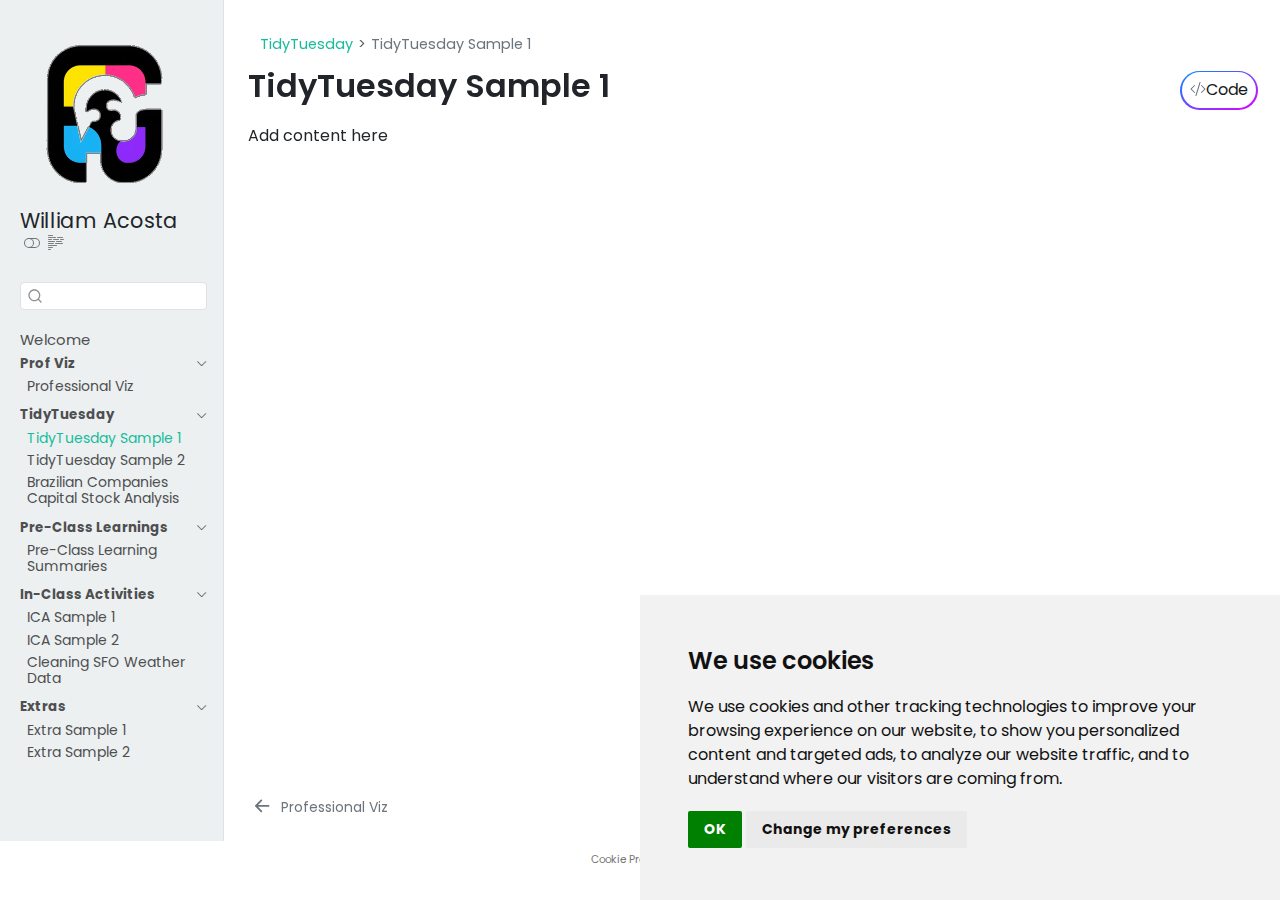
<file: tt/2025-07-08.html>
<!DOCTYPE html>
<html xmlns="http://www.w3.org/1999/xhtml" lang="en" xml:lang="en"><head>

<meta charset="utf-8">
<meta name="generator" content="quarto-1.8.25">

<meta name="viewport" content="width=device-width, initial-scale=1.0, user-scalable=yes">


<title>TidyTuesday Sample 1 – COMP/STAT212 Portfolio</title>
<style>
code{white-space: pre-wrap;}
span.smallcaps{font-variant: small-caps;}
div.columns{display: flex; gap: min(4vw, 1.5em);}
div.column{flex: auto; overflow-x: auto;}
div.hanging-indent{margin-left: 1.5em; text-indent: -1.5em;}
ul.task-list{list-style: none;}
ul.task-list li input[type="checkbox"] {
  width: 0.8em;
  margin: 0 0.8em 0.2em -1em; /* quarto-specific, see https://github.com/quarto-dev/quarto-cli/issues/4556 */ 
  vertical-align: middle;
}
/* CSS for syntax highlighting */
html { -webkit-text-size-adjust: 100%; }
pre > code.sourceCode { white-space: pre; position: relative; }
pre > code.sourceCode > span { display: inline-block; line-height: 1.25; }
pre > code.sourceCode > span:empty { height: 1.2em; }
.sourceCode { overflow: visible; }
code.sourceCode > span { color: inherit; text-decoration: inherit; }
div.sourceCode { margin: 1em 0; }
pre.sourceCode { margin: 0; }
@media screen {
div.sourceCode { overflow: auto; }
}
@media print {
pre > code.sourceCode { white-space: pre-wrap; }
pre > code.sourceCode > span { text-indent: -5em; padding-left: 5em; }
}
pre.numberSource code
  { counter-reset: source-line 0; }
pre.numberSource code > span
  { position: relative; left: -4em; counter-increment: source-line; }
pre.numberSource code > span > a:first-child::before
  { content: counter(source-line);
    position: relative; left: -1em; text-align: right; vertical-align: baseline;
    border: none; display: inline-block;
    -webkit-touch-callout: none; -webkit-user-select: none;
    -khtml-user-select: none; -moz-user-select: none;
    -ms-user-select: none; user-select: none;
    padding: 0 4px; width: 4em;
  }
pre.numberSource { margin-left: 3em;  padding-left: 4px; }
div.sourceCode
  {   }
@media screen {
pre > code.sourceCode > span > a:first-child::before { text-decoration: underline; }
}
</style>


<script src="../site_libs/quarto-nav/quarto-nav.js"></script>
<script src="../site_libs/clipboard/clipboard.min.js"></script>
<script src="../site_libs/quarto-search/autocomplete.umd.js"></script>
<script src="../site_libs/quarto-search/fuse.min.js"></script>
<script src="../site_libs/quarto-search/quarto-search.js"></script>
<meta name="quarto:offset" content="../">
<link href="../tt/2025-07-15.html" rel="next">
<link href="../pv/pv-01.html" rel="prev">
<script src="../site_libs/cookie-consent/cookie-consent.js"></script>
<link href="../site_libs/cookie-consent/cookie-consent.css" rel="stylesheet">
<script src="../site_libs/quarto-html/quarto.js" type="module"></script>
<script src="../site_libs/quarto-html/tabsets/tabsets.js" type="module"></script>
<script src="../site_libs/quarto-html/axe/axe-check.js" type="module"></script>
<script src="../site_libs/quarto-html/popper.min.js"></script>
<script src="../site_libs/quarto-html/tippy.umd.min.js"></script>
<script src="../site_libs/quarto-html/anchor.min.js"></script>
<link href="../site_libs/quarto-html/tippy.css" rel="stylesheet">
<link href="../site_libs/quarto-html/quarto-syntax-highlighting-7b89279ff1a6dce999919e0e67d4d9ec.css" rel="stylesheet" class="quarto-color-scheme" id="quarto-text-highlighting-styles">
<link href="../site_libs/quarto-html/quarto-syntax-highlighting-dark-707d8167ce6003fca903bfe2be84ab7f.css" rel="stylesheet" class="quarto-color-scheme quarto-color-alternate" id="quarto-text-highlighting-styles">
<link href="../site_libs/quarto-html/quarto-syntax-highlighting-7b89279ff1a6dce999919e0e67d4d9ec.css" rel="stylesheet" class="quarto-color-scheme-extra" id="quarto-text-highlighting-styles">
<script src="../site_libs/bootstrap/bootstrap.min.js"></script>
<link href="../site_libs/bootstrap/bootstrap-icons.css" rel="stylesheet">
<link href="../site_libs/bootstrap/bootstrap-447330ed7f5b14f08626394f08367e28.min.css" rel="stylesheet" append-hash="true" class="quarto-color-scheme" id="quarto-bootstrap" data-mode="light">
<link href="../site_libs/bootstrap/bootstrap-dark-b1525fc7443f827935229f0f56e36607.min.css" rel="stylesheet" append-hash="true" class="quarto-color-scheme quarto-color-alternate" id="quarto-bootstrap" data-mode="dark">
<link href="../site_libs/bootstrap/bootstrap-447330ed7f5b14f08626394f08367e28.min.css" rel="stylesheet" append-hash="true" class="quarto-color-scheme-extra" id="quarto-bootstrap" data-mode="light">
<script id="quarto-search-options" type="application/json">{
  "location": "sidebar",
  "copy-button": false,
  "collapse-after": 3,
  "panel-placement": "start",
  "type": "textbox",
  "limit": 50,
  "keyboard-shortcut": [
    "f",
    "/",
    "s"
  ],
  "show-item-context": false,
  "language": {
    "search-no-results-text": "No results",
    "search-matching-documents-text": "matching documents",
    "search-copy-link-title": "Copy link to search",
    "search-hide-matches-text": "Hide additional matches",
    "search-more-match-text": "more match in this document",
    "search-more-matches-text": "more matches in this document",
    "search-clear-button-title": "Clear",
    "search-text-placeholder": "",
    "search-detached-cancel-button-title": "Cancel",
    "search-submit-button-title": "Submit",
    "search-label": "Search"
  }
}</script>

<script type="text/javascript" charset="UTF-8">
document.addEventListener('DOMContentLoaded', function () {
cookieconsent.run({
  "notice_banner_type":"simple",
  "consent_type":"implied",
  "palette":"light",
  "language":"en",
  "page_load_consent_levels":["strictly-necessary","functionality","tracking","targeting"],
  "notice_banner_reject_button_hide":false,
  "preferences_center_close_button_hide":false,
  "website_name":""
  ,
"language":"en"
  });
});
</script> 
  
<style>html{ scroll-behavior: smooth; }</style>


<link rel="stylesheet" href="../style/custom.css">
</head>

<body class="nav-sidebar docked quarto-light"><script id="quarto-html-before-body" type="application/javascript">
    const toggleBodyColorMode = (bsSheetEl) => {
      const mode = bsSheetEl.getAttribute("data-mode");
      const bodyEl = window.document.querySelector("body");
      if (mode === "dark") {
        bodyEl.classList.add("quarto-dark");
        bodyEl.classList.remove("quarto-light");
      } else {
        bodyEl.classList.add("quarto-light");
        bodyEl.classList.remove("quarto-dark");
      }
    }
    const toggleBodyColorPrimary = () => {
      const bsSheetEl = window.document.querySelector("link#quarto-bootstrap:not([rel=disabled-stylesheet])");
      if (bsSheetEl) {
        toggleBodyColorMode(bsSheetEl);
      }
    }
    const setColorSchemeToggle = (alternate) => {
      const toggles = window.document.querySelectorAll('.quarto-color-scheme-toggle');
      for (let i=0; i < toggles.length; i++) {
        const toggle = toggles[i];
        if (toggle) {
          if (alternate) {
            toggle.classList.add("alternate");
          } else {
            toggle.classList.remove("alternate");
          }
        }
      }
    };
    const toggleColorMode = (alternate) => {
      // Switch the stylesheets
      const primaryStylesheets = window.document.querySelectorAll('link.quarto-color-scheme:not(.quarto-color-alternate)');
      const alternateStylesheets = window.document.querySelectorAll('link.quarto-color-scheme.quarto-color-alternate');
      manageTransitions('#quarto-margin-sidebar .nav-link', false);
      if (alternate) {
        // note: dark is layered on light, we don't disable primary!
        enableStylesheet(alternateStylesheets);
        for (const sheetNode of alternateStylesheets) {
          if (sheetNode.id === "quarto-bootstrap") {
            toggleBodyColorMode(sheetNode);
          }
        }
      } else {
        disableStylesheet(alternateStylesheets);
        enableStylesheet(primaryStylesheets)
        toggleBodyColorPrimary();
      }
      manageTransitions('#quarto-margin-sidebar .nav-link', true);
      // Switch the toggles
      setColorSchemeToggle(alternate)
      // Hack to workaround the fact that safari doesn't
      // properly recolor the scrollbar when toggling (#1455)
      if (navigator.userAgent.indexOf('Safari') > 0 && navigator.userAgent.indexOf('Chrome') == -1) {
        manageTransitions("body", false);
        window.scrollTo(0, 1);
        setTimeout(() => {
          window.scrollTo(0, 0);
          manageTransitions("body", true);
        }, 40);
      }
    }
    const disableStylesheet = (stylesheets) => {
      for (let i=0; i < stylesheets.length; i++) {
        const stylesheet = stylesheets[i];
        stylesheet.rel = 'disabled-stylesheet';
      }
    }
    const enableStylesheet = (stylesheets) => {
      for (let i=0; i < stylesheets.length; i++) {
        const stylesheet = stylesheets[i];
        if(stylesheet.rel !== 'stylesheet') { // for Chrome, which will still FOUC without this check
          stylesheet.rel = 'stylesheet';
        }
      }
    }
    const manageTransitions = (selector, allowTransitions) => {
      const els = window.document.querySelectorAll(selector);
      for (let i=0; i < els.length; i++) {
        const el = els[i];
        if (allowTransitions) {
          el.classList.remove('notransition');
        } else {
          el.classList.add('notransition');
        }
      }
    }
    const isFileUrl = () => {
      return window.location.protocol === 'file:';
    }
    const hasAlternateSentinel = () => {
      let styleSentinel = getColorSchemeSentinel();
      if (styleSentinel !== null) {
        return styleSentinel === "alternate";
      } else {
        return false;
      }
    }
    const setStyleSentinel = (alternate) => {
      const value = alternate ? "alternate" : "default";
      if (!isFileUrl()) {
        window.localStorage.setItem("quarto-color-scheme", value);
      } else {
        localAlternateSentinel = value;
      }
    }
    const getColorSchemeSentinel = () => {
      if (!isFileUrl()) {
        const storageValue = window.localStorage.getItem("quarto-color-scheme");
        return storageValue != null ? storageValue : localAlternateSentinel;
      } else {
        return localAlternateSentinel;
      }
    }
    const toggleGiscusIfUsed = (isAlternate, darkModeDefault) => {
      const baseTheme = document.querySelector('#giscus-base-theme')?.value ?? 'light';
      const alternateTheme = document.querySelector('#giscus-alt-theme')?.value ?? 'dark';
      let newTheme = '';
      if(authorPrefersDark) {
        newTheme = isAlternate ? baseTheme : alternateTheme;
      } else {
        newTheme = isAlternate ? alternateTheme : baseTheme;
      }
      const changeGiscusTheme = () => {
        // From: https://github.com/giscus/giscus/issues/336
        const sendMessage = (message) => {
          const iframe = document.querySelector('iframe.giscus-frame');
          if (!iframe) return;
          iframe.contentWindow.postMessage({ giscus: message }, 'https://giscus.app');
        }
        sendMessage({
          setConfig: {
            theme: newTheme
          }
        });
      }
      const isGiscussLoaded = window.document.querySelector('iframe.giscus-frame') !== null;
      if (isGiscussLoaded) {
        changeGiscusTheme();
      }
    };
    const authorPrefersDark = false;
    const darkModeDefault = authorPrefersDark;
      document.querySelector('link#quarto-text-highlighting-styles.quarto-color-scheme-extra').rel = 'disabled-stylesheet';
      document.querySelector('link#quarto-bootstrap.quarto-color-scheme-extra').rel = 'disabled-stylesheet';
    let localAlternateSentinel = darkModeDefault ? 'alternate' : 'default';
    // Dark / light mode switch
    window.quartoToggleColorScheme = () => {
      // Read the current dark / light value
      let toAlternate = !hasAlternateSentinel();
      toggleColorMode(toAlternate);
      setStyleSentinel(toAlternate);
      toggleGiscusIfUsed(toAlternate, darkModeDefault);
      window.dispatchEvent(new Event('resize'));
    };
    // Switch to dark mode if need be
    if (hasAlternateSentinel()) {
      toggleColorMode(true);
    } else {
      toggleColorMode(false);
    }
  </script>

<div id="quarto-search-results"></div>
  <header id="quarto-header" class="headroom fixed-top">
  <nav class="quarto-secondary-nav">
    <div class="container-fluid d-flex">
      <button type="button" class="quarto-btn-toggle btn" data-bs-toggle="collapse" role="button" data-bs-target=".quarto-sidebar-collapse-item" aria-controls="quarto-sidebar" aria-expanded="false" aria-label="Toggle sidebar navigation" onclick="if (window.quartoToggleHeadroom) { window.quartoToggleHeadroom(); }">
        <i class="bi bi-layout-text-sidebar-reverse"></i>
      </button>
        <nav class="quarto-page-breadcrumbs" aria-label="breadcrumb"><ol class="breadcrumb"><li class="breadcrumb-item"><a href="../tt/2025-07-08.html">TidyTuesday</a></li><li class="breadcrumb-item"><a href="../tt/2025-07-08.html"><span class="chapter-title">TidyTuesday Sample 1</span></a></li></ol></nav>
        <a class="flex-grow-1" role="navigation" data-bs-toggle="collapse" data-bs-target=".quarto-sidebar-collapse-item" aria-controls="quarto-sidebar" aria-expanded="false" aria-label="Toggle sidebar navigation" onclick="if (window.quartoToggleHeadroom) { window.quartoToggleHeadroom(); }">      
        </a>
      <button type="button" class="btn quarto-search-button" aria-label="Search" onclick="window.quartoOpenSearch();">
        <i class="bi bi-search"></i>
      </button>
    </div>
  </nav>
</header>
<!-- content -->
<div id="quarto-content" class="quarto-container page-columns page-rows-contents page-layout-full">
<!-- sidebar -->
  <nav id="quarto-sidebar" class="sidebar collapse collapse-horizontal quarto-sidebar-collapse-item sidebar-navigation docked overflow-auto">
    <div class="pt-lg-2 mt-2 text-left sidebar-header sidebar-header-stacked">
      <a href="../index.html" class="sidebar-logo-link">
      <img src="../assets/sidebar-logo.png" alt="Random negative space illustration" class="sidebar-logo light-content py-0 d-lg-inline d-none">
      <img src="../assets/sidebar-logo.png" alt="Random negative space illustration" class="sidebar-logo dark-content py-0 d-lg-inline d-none">
      </a>
    <div class="sidebar-title mb-0 py-0">
      <a href="../">William Acosta</a> 
        <div class="sidebar-tools-main">
  <a href="" class="quarto-color-scheme-toggle quarto-navigation-tool  px-1" onclick="window.quartoToggleColorScheme(); return false;" title="Toggle dark mode"><i class="bi"></i></a>
  <a href="" class="quarto-reader-toggle quarto-navigation-tool px-1" onclick="window.quartoToggleReader(); return false;" title="Toggle reader mode">
  <div class="quarto-reader-toggle-btn">
  <i class="bi"></i>
  </div>
</a>
</div>
    </div>
      </div>
        <div class="mt-2 flex-shrink-0 align-items-center">
        <div class="sidebar-search">
        <div id="quarto-search" class="" title="Search"></div>
        </div>
        </div>
    <div class="sidebar-menu-container"> 
    <ul class="list-unstyled mt-1">
        <li class="sidebar-item">
  <div class="sidebar-item-container"> 
  <a href="../index.html" class="sidebar-item-text sidebar-link"><span class="chapter-title">Welcome</span></a>
  </div>
</li>
        <li class="sidebar-item sidebar-item-section">
      <div class="sidebar-item-container"> 
            <a class="sidebar-item-text sidebar-link text-start" data-bs-toggle="collapse" data-bs-target="#quarto-sidebar-section-1" role="navigation" aria-expanded="true">
 <span class="menu-text">Prof Viz</span></a>
          <a class="sidebar-item-toggle text-start" data-bs-toggle="collapse" data-bs-target="#quarto-sidebar-section-1" role="navigation" aria-expanded="true" aria-label="Toggle section">
            <i class="bi bi-chevron-right ms-2"></i>
          </a> 
      </div>
      <ul id="quarto-sidebar-section-1" class="collapse list-unstyled sidebar-section depth1 show">  
          <li class="sidebar-item">
  <div class="sidebar-item-container"> 
  <a href="../pv/pv-01.html" class="sidebar-item-text sidebar-link"><span class="chapter-title">Professional Viz</span></a>
  </div>
</li>
      </ul>
  </li>
        <li class="sidebar-item sidebar-item-section">
      <div class="sidebar-item-container"> 
            <a class="sidebar-item-text sidebar-link text-start" data-bs-toggle="collapse" data-bs-target="#quarto-sidebar-section-2" role="navigation" aria-expanded="true">
 <span class="menu-text">TidyTuesday</span></a>
          <a class="sidebar-item-toggle text-start" data-bs-toggle="collapse" data-bs-target="#quarto-sidebar-section-2" role="navigation" aria-expanded="true" aria-label="Toggle section">
            <i class="bi bi-chevron-right ms-2"></i>
          </a> 
      </div>
      <ul id="quarto-sidebar-section-2" class="collapse list-unstyled sidebar-section depth1 show">  
          <li class="sidebar-item">
  <div class="sidebar-item-container"> 
  <a href="../tt/2025-07-08.html" class="sidebar-item-text sidebar-link active"><span class="chapter-title">TidyTuesday Sample 1</span></a>
  </div>
</li>
          <li class="sidebar-item">
  <div class="sidebar-item-container"> 
  <a href="../tt/2025-07-15.html" class="sidebar-item-text sidebar-link"><span class="chapter-title">TidyTuesday Sample 2</span></a>
  </div>
</li>
          <li class="sidebar-item">
  <div class="sidebar-item-container"> 
  <a href="../tt/tt-01-27.html" class="sidebar-item-text sidebar-link"><span class="chapter-title">Brazilian Companies Capital Stock Analysis</span></a>
  </div>
</li>
      </ul>
  </li>
        <li class="sidebar-item sidebar-item-section">
      <div class="sidebar-item-container"> 
            <a class="sidebar-item-text sidebar-link text-start" data-bs-toggle="collapse" data-bs-target="#quarto-sidebar-section-3" role="navigation" aria-expanded="true">
 <span class="menu-text">Pre-Class Learnings</span></a>
          <a class="sidebar-item-toggle text-start" data-bs-toggle="collapse" data-bs-target="#quarto-sidebar-section-3" role="navigation" aria-expanded="true" aria-label="Toggle section">
            <i class="bi bi-chevron-right ms-2"></i>
          </a> 
      </div>
      <ul id="quarto-sidebar-section-3" class="collapse list-unstyled sidebar-section depth1 show">  
          <li class="sidebar-item">
  <div class="sidebar-item-container"> 
  <a href="../pcl/pcl.html" class="sidebar-item-text sidebar-link"><span class="chapter-title">Pre-Class Learning Summaries</span></a>
  </div>
</li>
      </ul>
  </li>
        <li class="sidebar-item sidebar-item-section">
      <div class="sidebar-item-container"> 
            <a class="sidebar-item-text sidebar-link text-start" data-bs-toggle="collapse" data-bs-target="#quarto-sidebar-section-4" role="navigation" aria-expanded="true">
 <span class="menu-text">In-Class Activities</span></a>
          <a class="sidebar-item-toggle text-start" data-bs-toggle="collapse" data-bs-target="#quarto-sidebar-section-4" role="navigation" aria-expanded="true" aria-label="Toggle section">
            <i class="bi bi-chevron-right ms-2"></i>
          </a> 
      </div>
      <ul id="quarto-sidebar-section-4" class="collapse list-unstyled sidebar-section depth1 show">  
          <li class="sidebar-item">
  <div class="sidebar-item-container"> 
  <a href="../ica/ica-sample1.html" class="sidebar-item-text sidebar-link"><span class="chapter-title">ICA Sample 1</span></a>
  </div>
</li>
          <li class="sidebar-item">
  <div class="sidebar-item-container"> 
  <a href="../ica/ica-sample2.html" class="sidebar-item-text sidebar-link"><span class="chapter-title">ICA Sample 2</span></a>
  </div>
</li>
          <li class="sidebar-item">
  <div class="sidebar-item-container"> 
  <a href="../ica/cleaning.html" class="sidebar-item-text sidebar-link"><span class="chapter-title">Cleaning SFO Weather Data</span></a>
  </div>
</li>
      </ul>
  </li>
        <li class="sidebar-item sidebar-item-section">
      <div class="sidebar-item-container"> 
            <a class="sidebar-item-text sidebar-link text-start" data-bs-toggle="collapse" data-bs-target="#quarto-sidebar-section-5" role="navigation" aria-expanded="true">
 <span class="menu-text">Extras</span></a>
          <a class="sidebar-item-toggle text-start" data-bs-toggle="collapse" data-bs-target="#quarto-sidebar-section-5" role="navigation" aria-expanded="true" aria-label="Toggle section">
            <i class="bi bi-chevron-right ms-2"></i>
          </a> 
      </div>
      <ul id="quarto-sidebar-section-5" class="collapse list-unstyled sidebar-section depth1 show">  
          <li class="sidebar-item">
  <div class="sidebar-item-container"> 
  <a href="../extra/extra-sample1.html" class="sidebar-item-text sidebar-link"><span class="chapter-title">Extra Sample 1</span></a>
  </div>
</li>
          <li class="sidebar-item">
  <div class="sidebar-item-container"> 
  <a href="../extra/extra-sample2.html" class="sidebar-item-text sidebar-link"><span class="chapter-title">Extra Sample 2</span></a>
  </div>
</li>
      </ul>
  </li>
    </ul>
    </div>
</nav>
<div id="quarto-sidebar-glass" class="quarto-sidebar-collapse-item" data-bs-toggle="collapse" data-bs-target=".quarto-sidebar-collapse-item"></div>
<!-- margin-sidebar -->
    <div id="quarto-margin-sidebar" class="sidebar margin-sidebar zindex-bottom">
        
    </div>
<!-- main -->
<main class="content column-page-right" id="quarto-document-content">


<header id="title-block-header" class="quarto-title-block default"><nav class="quarto-page-breadcrumbs quarto-title-breadcrumbs d-none d-lg-block" aria-label="breadcrumb"><ol class="breadcrumb"><li class="breadcrumb-item"><a href="../tt/2025-07-08.html">TidyTuesday</a></li><li class="breadcrumb-item"><a href="../tt/2025-07-08.html"><span class="chapter-title">TidyTuesday Sample 1</span></a></li></ol></nav>
<div class="quarto-title">
<div class="quarto-title-block"><div><h1 class="title"><span class="chapter-title">TidyTuesday Sample 1</span></h1><button type="button" class="btn code-tools-button" id="quarto-code-tools-source"><i class="bi"></i> Code</button></div></div>
</div>



<div class="quarto-title-meta column-page-right">

    
  
    
  </div>
  


</header>


<p>Add content here</p>


<!-- -->


</main> <!-- /main -->
<script id="quarto-html-after-body" type="application/javascript">
  window.document.addEventListener("DOMContentLoaded", function (event) {
    // Ensure there is a toggle, if there isn't float one in the top right
    if (window.document.querySelector('.quarto-color-scheme-toggle') === null) {
      const a = window.document.createElement('a');
      a.classList.add('top-right');
      a.classList.add('quarto-color-scheme-toggle');
      a.href = "";
      a.onclick = function() { try { window.quartoToggleColorScheme(); } catch {} return false; };
      const i = window.document.createElement("i");
      i.classList.add('bi');
      a.appendChild(i);
      window.document.body.appendChild(a);
    }
    setColorSchemeToggle(hasAlternateSentinel())
    const icon = "";
    const anchorJS = new window.AnchorJS();
    anchorJS.options = {
      placement: 'right',
      icon: icon
    };
    anchorJS.add('.anchored');
    const isCodeAnnotation = (el) => {
      for (const clz of el.classList) {
        if (clz.startsWith('code-annotation-')) {                     
          return true;
        }
      }
      return false;
    }
    const onCopySuccess = function(e) {
      // button target
      const button = e.trigger;
      // don't keep focus
      button.blur();
      // flash "checked"
      button.classList.add('code-copy-button-checked');
      var currentTitle = button.getAttribute("title");
      button.setAttribute("title", "Copied!");
      let tooltip;
      if (window.bootstrap) {
        button.setAttribute("data-bs-toggle", "tooltip");
        button.setAttribute("data-bs-placement", "left");
        button.setAttribute("data-bs-title", "Copied!");
        tooltip = new bootstrap.Tooltip(button, 
          { trigger: "manual", 
            customClass: "code-copy-button-tooltip",
            offset: [0, -8]});
        tooltip.show();    
      }
      setTimeout(function() {
        if (tooltip) {
          tooltip.hide();
          button.removeAttribute("data-bs-title");
          button.removeAttribute("data-bs-toggle");
          button.removeAttribute("data-bs-placement");
        }
        button.setAttribute("title", currentTitle);
        button.classList.remove('code-copy-button-checked');
      }, 1000);
      // clear code selection
      e.clearSelection();
    }
    const getTextToCopy = function(trigger) {
      const outerScaffold = trigger.parentElement.cloneNode(true);
      const codeEl = outerScaffold.querySelector('code');
      for (const childEl of codeEl.children) {
        if (isCodeAnnotation(childEl)) {
          childEl.remove();
        }
      }
      return codeEl.innerText;
    }
    const clipboard = new window.ClipboardJS('.code-copy-button:not([data-in-quarto-modal])', {
      text: getTextToCopy
    });
    clipboard.on('success', onCopySuccess);
    if (window.document.getElementById('quarto-embedded-source-code-modal')) {
      const clipboardModal = new window.ClipboardJS('.code-copy-button[data-in-quarto-modal]', {
        text: getTextToCopy,
        container: window.document.getElementById('quarto-embedded-source-code-modal')
      });
      clipboardModal.on('success', onCopySuccess);
    }
    const viewSource = window.document.getElementById('quarto-view-source') ||
                       window.document.getElementById('quarto-code-tools-source');
    if (viewSource) {
      const sourceUrl = viewSource.getAttribute("data-quarto-source-url");
      viewSource.addEventListener("click", function(e) {
        if (sourceUrl) {
          // rstudio viewer pane
          if (/\bcapabilities=\b/.test(window.location)) {
            window.open(sourceUrl);
          } else {
            window.location.href = sourceUrl;
          }
        } else {
          const modal = new bootstrap.Modal(document.getElementById('quarto-embedded-source-code-modal'));
          modal.show();
        }
        return false;
      });
    }
    function toggleCodeHandler(show) {
      return function(e) {
        const detailsSrc = window.document.querySelectorAll(".cell > details > .sourceCode");
        for (let i=0; i<detailsSrc.length; i++) {
          const details = detailsSrc[i].parentElement;
          if (show) {
            details.open = true;
          } else {
            details.removeAttribute("open");
          }
        }
        const cellCodeDivs = window.document.querySelectorAll(".cell > .sourceCode");
        const fromCls = show ? "hidden" : "unhidden";
        const toCls = show ? "unhidden" : "hidden";
        for (let i=0; i<cellCodeDivs.length; i++) {
          const codeDiv = cellCodeDivs[i];
          if (codeDiv.classList.contains(fromCls)) {
            codeDiv.classList.remove(fromCls);
            codeDiv.classList.add(toCls);
          } 
        }
        return false;
      }
    }
    const hideAllCode = window.document.getElementById("quarto-hide-all-code");
    if (hideAllCode) {
      hideAllCode.addEventListener("click", toggleCodeHandler(false));
    }
    const showAllCode = window.document.getElementById("quarto-show-all-code");
    if (showAllCode) {
      showAllCode.addEventListener("click", toggleCodeHandler(true));
    }
      var localhostRegex = new RegExp(/^(?:http|https):\/\/localhost\:?[0-9]*\//);
      var mailtoRegex = new RegExp(/^mailto:/);
        var filterRegex = new RegExp('/' + window.location.host + '/');
      var isInternal = (href) => {
          return filterRegex.test(href) || localhostRegex.test(href) || mailtoRegex.test(href);
      }
      // Inspect non-navigation links and adorn them if external
     var links = window.document.querySelectorAll('a[href]:not(.nav-link):not(.navbar-brand):not(.toc-action):not(.sidebar-link):not(.sidebar-item-toggle):not(.pagination-link):not(.no-external):not([aria-hidden]):not(.dropdown-item):not(.quarto-navigation-tool):not(.about-link)');
      for (var i=0; i<links.length; i++) {
        const link = links[i];
        if (!isInternal(link.href)) {
          // undo the damage that might have been done by quarto-nav.js in the case of
          // links that we want to consider external
          if (link.dataset.originalHref !== undefined) {
            link.href = link.dataset.originalHref;
          }
            // target, if specified
            link.setAttribute("target", "_blank");
            if (link.getAttribute("rel") === null) {
              link.setAttribute("rel", "noopener");
            }
        }
      }
    function tippyHover(el, contentFn, onTriggerFn, onUntriggerFn) {
      const config = {
        allowHTML: true,
        maxWidth: 500,
        delay: 100,
        arrow: false,
        appendTo: function(el) {
            return el.parentElement;
        },
        interactive: true,
        interactiveBorder: 10,
        theme: 'quarto',
        placement: 'bottom-start',
      };
      if (contentFn) {
        config.content = contentFn;
      }
      if (onTriggerFn) {
        config.onTrigger = onTriggerFn;
      }
      if (onUntriggerFn) {
        config.onUntrigger = onUntriggerFn;
      }
      window.tippy(el, config); 
    }
    const noterefs = window.document.querySelectorAll('a[role="doc-noteref"]');
    for (var i=0; i<noterefs.length; i++) {
      const ref = noterefs[i];
      tippyHover(ref, function() {
        // use id or data attribute instead here
        let href = ref.getAttribute('data-footnote-href') || ref.getAttribute('href');
        try { href = new URL(href).hash; } catch {}
        const id = href.replace(/^#\/?/, "");
        const note = window.document.getElementById(id);
        if (note) {
          return note.innerHTML;
        } else {
          return "";
        }
      });
    }
    const xrefs = window.document.querySelectorAll('a.quarto-xref');
    const processXRef = (id, note) => {
      // Strip column container classes
      const stripColumnClz = (el) => {
        el.classList.remove("page-full", "page-columns");
        if (el.children) {
          for (const child of el.children) {
            stripColumnClz(child);
          }
        }
      }
      stripColumnClz(note)
      if (id === null || id.startsWith('sec-')) {
        // Special case sections, only their first couple elements
        const container = document.createElement("div");
        if (note.children && note.children.length > 2) {
          container.appendChild(note.children[0].cloneNode(true));
          for (let i = 1; i < note.children.length; i++) {
            const child = note.children[i];
            if (child.tagName === "P" && child.innerText === "") {
              continue;
            } else {
              container.appendChild(child.cloneNode(true));
              break;
            }
          }
          if (window.Quarto?.typesetMath) {
            window.Quarto.typesetMath(container);
          }
          return container.innerHTML
        } else {
          if (window.Quarto?.typesetMath) {
            window.Quarto.typesetMath(note);
          }
          return note.innerHTML;
        }
      } else {
        // Remove any anchor links if they are present
        const anchorLink = note.querySelector('a.anchorjs-link');
        if (anchorLink) {
          anchorLink.remove();
        }
        if (window.Quarto?.typesetMath) {
          window.Quarto.typesetMath(note);
        }
        if (note.classList.contains("callout")) {
          return note.outerHTML;
        } else {
          return note.innerHTML;
        }
      }
    }
    for (var i=0; i<xrefs.length; i++) {
      const xref = xrefs[i];
      tippyHover(xref, undefined, function(instance) {
        instance.disable();
        let url = xref.getAttribute('href');
        let hash = undefined; 
        if (url.startsWith('#')) {
          hash = url;
        } else {
          try { hash = new URL(url).hash; } catch {}
        }
        if (hash) {
          const id = hash.replace(/^#\/?/, "");
          const note = window.document.getElementById(id);
          if (note !== null) {
            try {
              const html = processXRef(id, note.cloneNode(true));
              instance.setContent(html);
            } finally {
              instance.enable();
              instance.show();
            }
          } else {
            // See if we can fetch this
            fetch(url.split('#')[0])
            .then(res => res.text())
            .then(html => {
              const parser = new DOMParser();
              const htmlDoc = parser.parseFromString(html, "text/html");
              const note = htmlDoc.getElementById(id);
              if (note !== null) {
                const html = processXRef(id, note);
                instance.setContent(html);
              } 
            }).finally(() => {
              instance.enable();
              instance.show();
            });
          }
        } else {
          // See if we can fetch a full url (with no hash to target)
          // This is a special case and we should probably do some content thinning / targeting
          fetch(url)
          .then(res => res.text())
          .then(html => {
            const parser = new DOMParser();
            const htmlDoc = parser.parseFromString(html, "text/html");
            const note = htmlDoc.querySelector('main.content');
            if (note !== null) {
              // This should only happen for chapter cross references
              // (since there is no id in the URL)
              // remove the first header
              if (note.children.length > 0 && note.children[0].tagName === "HEADER") {
                note.children[0].remove();
              }
              const html = processXRef(null, note);
              instance.setContent(html);
            } 
          }).finally(() => {
            instance.enable();
            instance.show();
          });
        }
      }, function(instance) {
      });
    }
        let selectedAnnoteEl;
        const selectorForAnnotation = ( cell, annotation) => {
          let cellAttr = 'data-code-cell="' + cell + '"';
          let lineAttr = 'data-code-annotation="' +  annotation + '"';
          const selector = 'span[' + cellAttr + '][' + lineAttr + ']';
          return selector;
        }
        const selectCodeLines = (annoteEl) => {
          const doc = window.document;
          const targetCell = annoteEl.getAttribute("data-target-cell");
          const targetAnnotation = annoteEl.getAttribute("data-target-annotation");
          const annoteSpan = window.document.querySelector(selectorForAnnotation(targetCell, targetAnnotation));
          const lines = annoteSpan.getAttribute("data-code-lines").split(",");
          const lineIds = lines.map((line) => {
            return targetCell + "-" + line;
          })
          let top = null;
          let height = null;
          let parent = null;
          if (lineIds.length > 0) {
              //compute the position of the single el (top and bottom and make a div)
              const el = window.document.getElementById(lineIds[0]);
              top = el.offsetTop;
              height = el.offsetHeight;
              parent = el.parentElement.parentElement;
            if (lineIds.length > 1) {
              const lastEl = window.document.getElementById(lineIds[lineIds.length - 1]);
              const bottom = lastEl.offsetTop + lastEl.offsetHeight;
              height = bottom - top;
            }
            if (top !== null && height !== null && parent !== null) {
              // cook up a div (if necessary) and position it 
              let div = window.document.getElementById("code-annotation-line-highlight");
              if (div === null) {
                div = window.document.createElement("div");
                div.setAttribute("id", "code-annotation-line-highlight");
                div.style.position = 'absolute';
                parent.appendChild(div);
              }
              div.style.top = top - 2 + "px";
              div.style.height = height + 4 + "px";
              div.style.left = 0;
              let gutterDiv = window.document.getElementById("code-annotation-line-highlight-gutter");
              if (gutterDiv === null) {
                gutterDiv = window.document.createElement("div");
                gutterDiv.setAttribute("id", "code-annotation-line-highlight-gutter");
                gutterDiv.style.position = 'absolute';
                const codeCell = window.document.getElementById(targetCell);
                const gutter = codeCell.querySelector('.code-annotation-gutter');
                gutter.appendChild(gutterDiv);
              }
              gutterDiv.style.top = top - 2 + "px";
              gutterDiv.style.height = height + 4 + "px";
            }
            selectedAnnoteEl = annoteEl;
          }
        };
        const unselectCodeLines = () => {
          const elementsIds = ["code-annotation-line-highlight", "code-annotation-line-highlight-gutter"];
          elementsIds.forEach((elId) => {
            const div = window.document.getElementById(elId);
            if (div) {
              div.remove();
            }
          });
          selectedAnnoteEl = undefined;
        };
          // Handle positioning of the toggle
      window.addEventListener(
        "resize",
        throttle(() => {
          elRect = undefined;
          if (selectedAnnoteEl) {
            selectCodeLines(selectedAnnoteEl);
          }
        }, 10)
      );
      function throttle(fn, ms) {
      let throttle = false;
      let timer;
        return (...args) => {
          if(!throttle) { // first call gets through
              fn.apply(this, args);
              throttle = true;
          } else { // all the others get throttled
              if(timer) clearTimeout(timer); // cancel #2
              timer = setTimeout(() => {
                fn.apply(this, args);
                timer = throttle = false;
              }, ms);
          }
        };
      }
        // Attach click handler to the DT
        const annoteDls = window.document.querySelectorAll('dt[data-target-cell]');
        for (const annoteDlNode of annoteDls) {
          annoteDlNode.addEventListener('click', (event) => {
            const clickedEl = event.target;
            if (clickedEl !== selectedAnnoteEl) {
              unselectCodeLines();
              const activeEl = window.document.querySelector('dt[data-target-cell].code-annotation-active');
              if (activeEl) {
                activeEl.classList.remove('code-annotation-active');
              }
              selectCodeLines(clickedEl);
              clickedEl.classList.add('code-annotation-active');
            } else {
              // Unselect the line
              unselectCodeLines();
              clickedEl.classList.remove('code-annotation-active');
            }
          });
        }
    const findCites = (el) => {
      const parentEl = el.parentElement;
      if (parentEl) {
        const cites = parentEl.dataset.cites;
        if (cites) {
          return {
            el,
            cites: cites.split(' ')
          };
        } else {
          return findCites(el.parentElement)
        }
      } else {
        return undefined;
      }
    };
    var bibliorefs = window.document.querySelectorAll('a[role="doc-biblioref"]');
    for (var i=0; i<bibliorefs.length; i++) {
      const ref = bibliorefs[i];
      const citeInfo = findCites(ref);
      if (citeInfo) {
        tippyHover(citeInfo.el, function() {
          var popup = window.document.createElement('div');
          citeInfo.cites.forEach(function(cite) {
            var citeDiv = window.document.createElement('div');
            citeDiv.classList.add('hanging-indent');
            citeDiv.classList.add('csl-entry');
            var biblioDiv = window.document.getElementById('ref-' + cite);
            if (biblioDiv) {
              citeDiv.innerHTML = biblioDiv.innerHTML;
            }
            popup.appendChild(citeDiv);
          });
          return popup.innerHTML;
        });
      }
    }
  });
  </script>
<nav class="page-navigation column-page-right">
  <div class="nav-page nav-page-previous">
      <a href="../pv/pv-01.html" class="pagination-link" aria-label="Professional Viz">
        <i class="bi bi-arrow-left-short"></i> <span class="nav-page-text"><span class="chapter-title">Professional Viz</span></span>
      </a>          
  </div>
  <div class="nav-page nav-page-next">
      <a href="../tt/2025-07-15.html" class="pagination-link" aria-label="TidyTuesday Sample 2">
        <span class="nav-page-text"><span class="chapter-title">TidyTuesday Sample 2</span></span> <i class="bi bi-arrow-right-short"></i>
      </a>
  </div>
</nav><div class="modal fade" id="quarto-embedded-source-code-modal" tabindex="-1" aria-labelledby="quarto-embedded-source-code-modal-label" aria-hidden="true"><div class="modal-dialog modal-dialog-scrollable"><div class="modal-content"><div class="modal-header"><h5 class="modal-title" id="quarto-embedded-source-code-modal-label">Source Code</h5><button class="btn-close" data-bs-dismiss="modal"></button></div><div class="modal-body"><div class="">
<div class="code-copy-outer-scaffold"><div class="sourceCode" id="cb1" data-shortcodes="false"><pre class="sourceCode numberSource markdown number-lines code-with-copy"><code class="sourceCode markdown"><span id="cb1-1"><a href="#cb1-1"></a><span class="co">---</span></span>
<span id="cb1-2"><a href="#cb1-2"></a><span class="an">title:</span><span class="co"> "TidyTuesday Sample 1"</span></span>
<span id="cb1-3"><a href="#cb1-3"></a><span class="co">---</span></span>
<span id="cb1-4"><a href="#cb1-4"></a></span>
<span id="cb1-5"><a href="#cb1-5"></a>Add content here</span></code></pre></div><button title="Copy to Clipboard" class="code-copy-button" data-in-quarto-modal=""><i class="bi"></i></button></div>
</div></div></div></div></div>
</div> <!-- /content -->
<footer class="footer">
  <div class="nav-footer">
    <div class="nav-footer-left">
      &nbsp;
    </div>   
    <div class="nav-footer-center">

<div class="cookie-consent-footer"><a href="#" id="open_preferences_center">Cookie Preferences</a></div></div>
    <div class="nav-footer-right">
      &nbsp;
    </div>
  </div>
</footer>




<script src="../site_libs/quarto-html/zenscroll-min.js"></script>
</body></html>
</file>
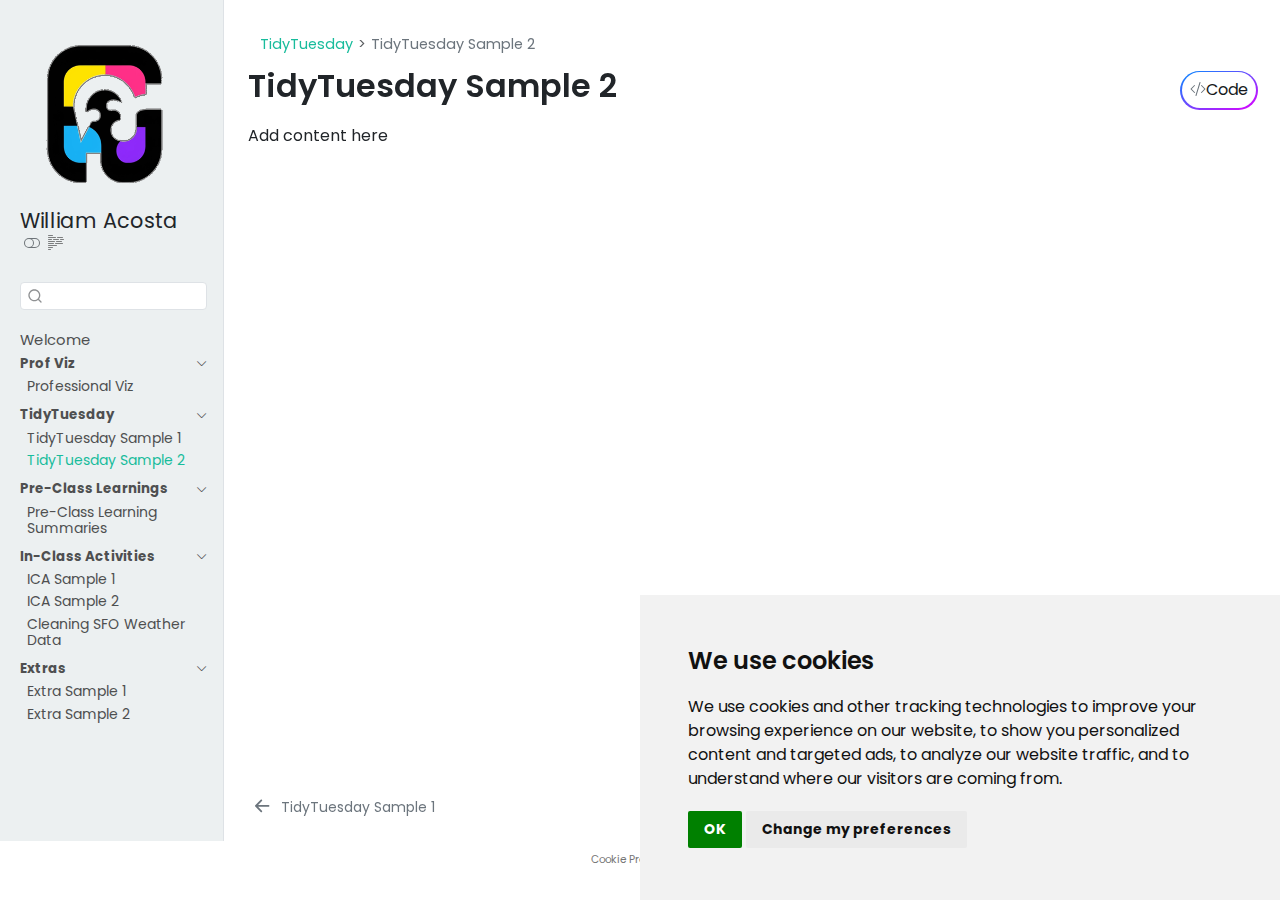
<file: tt/2025-07-15.html>
<!DOCTYPE html>
<html xmlns="http://www.w3.org/1999/xhtml" lang="en" xml:lang="en"><head>

<meta charset="utf-8">
<meta name="generator" content="quarto-1.8.25">

<meta name="viewport" content="width=device-width, initial-scale=1.0, user-scalable=yes">


<title>TidyTuesday Sample 2 – COMP/STAT212 Portfolio</title>
<style>
code{white-space: pre-wrap;}
span.smallcaps{font-variant: small-caps;}
div.columns{display: flex; gap: min(4vw, 1.5em);}
div.column{flex: auto; overflow-x: auto;}
div.hanging-indent{margin-left: 1.5em; text-indent: -1.5em;}
ul.task-list{list-style: none;}
ul.task-list li input[type="checkbox"] {
  width: 0.8em;
  margin: 0 0.8em 0.2em -1em; /* quarto-specific, see https://github.com/quarto-dev/quarto-cli/issues/4556 */ 
  vertical-align: middle;
}
/* CSS for syntax highlighting */
html { -webkit-text-size-adjust: 100%; }
pre > code.sourceCode { white-space: pre; position: relative; }
pre > code.sourceCode > span { display: inline-block; line-height: 1.25; }
pre > code.sourceCode > span:empty { height: 1.2em; }
.sourceCode { overflow: visible; }
code.sourceCode > span { color: inherit; text-decoration: inherit; }
div.sourceCode { margin: 1em 0; }
pre.sourceCode { margin: 0; }
@media screen {
div.sourceCode { overflow: auto; }
}
@media print {
pre > code.sourceCode { white-space: pre-wrap; }
pre > code.sourceCode > span { text-indent: -5em; padding-left: 5em; }
}
pre.numberSource code
  { counter-reset: source-line 0; }
pre.numberSource code > span
  { position: relative; left: -4em; counter-increment: source-line; }
pre.numberSource code > span > a:first-child::before
  { content: counter(source-line);
    position: relative; left: -1em; text-align: right; vertical-align: baseline;
    border: none; display: inline-block;
    -webkit-touch-callout: none; -webkit-user-select: none;
    -khtml-user-select: none; -moz-user-select: none;
    -ms-user-select: none; user-select: none;
    padding: 0 4px; width: 4em;
  }
pre.numberSource { margin-left: 3em;  padding-left: 4px; }
div.sourceCode
  {   }
@media screen {
pre > code.sourceCode > span > a:first-child::before { text-decoration: underline; }
}
</style>


<script src="../site_libs/quarto-nav/quarto-nav.js"></script>
<script src="../site_libs/clipboard/clipboard.min.js"></script>
<script src="../site_libs/quarto-search/autocomplete.umd.js"></script>
<script src="../site_libs/quarto-search/fuse.min.js"></script>
<script src="../site_libs/quarto-search/quarto-search.js"></script>
<meta name="quarto:offset" content="../">
<link href="../pcl/pcl.html" rel="next">
<link href="../tt/2025-07-08.html" rel="prev">
<script src="../site_libs/cookie-consent/cookie-consent.js"></script>
<link href="../site_libs/cookie-consent/cookie-consent.css" rel="stylesheet">
<script src="../site_libs/quarto-html/quarto.js" type="module"></script>
<script src="../site_libs/quarto-html/tabsets/tabsets.js" type="module"></script>
<script src="../site_libs/quarto-html/axe/axe-check.js" type="module"></script>
<script src="../site_libs/quarto-html/popper.min.js"></script>
<script src="../site_libs/quarto-html/tippy.umd.min.js"></script>
<script src="../site_libs/quarto-html/anchor.min.js"></script>
<link href="../site_libs/quarto-html/tippy.css" rel="stylesheet">
<link href="../site_libs/quarto-html/quarto-syntax-highlighting-7b89279ff1a6dce999919e0e67d4d9ec.css" rel="stylesheet" class="quarto-color-scheme" id="quarto-text-highlighting-styles">
<link href="../site_libs/quarto-html/quarto-syntax-highlighting-dark-707d8167ce6003fca903bfe2be84ab7f.css" rel="stylesheet" class="quarto-color-scheme quarto-color-alternate" id="quarto-text-highlighting-styles">
<link href="../site_libs/quarto-html/quarto-syntax-highlighting-7b89279ff1a6dce999919e0e67d4d9ec.css" rel="stylesheet" class="quarto-color-scheme-extra" id="quarto-text-highlighting-styles">
<script src="../site_libs/bootstrap/bootstrap.min.js"></script>
<link href="../site_libs/bootstrap/bootstrap-icons.css" rel="stylesheet">
<link href="../site_libs/bootstrap/bootstrap-447330ed7f5b14f08626394f08367e28.min.css" rel="stylesheet" append-hash="true" class="quarto-color-scheme" id="quarto-bootstrap" data-mode="light">
<link href="../site_libs/bootstrap/bootstrap-dark-b1525fc7443f827935229f0f56e36607.min.css" rel="stylesheet" append-hash="true" class="quarto-color-scheme quarto-color-alternate" id="quarto-bootstrap" data-mode="dark">
<link href="../site_libs/bootstrap/bootstrap-447330ed7f5b14f08626394f08367e28.min.css" rel="stylesheet" append-hash="true" class="quarto-color-scheme-extra" id="quarto-bootstrap" data-mode="light">
<script id="quarto-search-options" type="application/json">{
  "location": "sidebar",
  "copy-button": false,
  "collapse-after": 3,
  "panel-placement": "start",
  "type": "textbox",
  "limit": 50,
  "keyboard-shortcut": [
    "f",
    "/",
    "s"
  ],
  "show-item-context": false,
  "language": {
    "search-no-results-text": "No results",
    "search-matching-documents-text": "matching documents",
    "search-copy-link-title": "Copy link to search",
    "search-hide-matches-text": "Hide additional matches",
    "search-more-match-text": "more match in this document",
    "search-more-matches-text": "more matches in this document",
    "search-clear-button-title": "Clear",
    "search-text-placeholder": "",
    "search-detached-cancel-button-title": "Cancel",
    "search-submit-button-title": "Submit",
    "search-label": "Search"
  }
}</script>

<script type="text/javascript" charset="UTF-8">
document.addEventListener('DOMContentLoaded', function () {
cookieconsent.run({
  "notice_banner_type":"simple",
  "consent_type":"implied",
  "palette":"light",
  "language":"en",
  "page_load_consent_levels":["strictly-necessary","functionality","tracking","targeting"],
  "notice_banner_reject_button_hide":false,
  "preferences_center_close_button_hide":false,
  "website_name":""
  ,
"language":"en"
  });
});
</script> 
  
<style>html{ scroll-behavior: smooth; }</style>


<link rel="stylesheet" href="../style/custom.css">
</head>

<body class="nav-sidebar docked quarto-light"><script id="quarto-html-before-body" type="application/javascript">
    const toggleBodyColorMode = (bsSheetEl) => {
      const mode = bsSheetEl.getAttribute("data-mode");
      const bodyEl = window.document.querySelector("body");
      if (mode === "dark") {
        bodyEl.classList.add("quarto-dark");
        bodyEl.classList.remove("quarto-light");
      } else {
        bodyEl.classList.add("quarto-light");
        bodyEl.classList.remove("quarto-dark");
      }
    }
    const toggleBodyColorPrimary = () => {
      const bsSheetEl = window.document.querySelector("link#quarto-bootstrap:not([rel=disabled-stylesheet])");
      if (bsSheetEl) {
        toggleBodyColorMode(bsSheetEl);
      }
    }
    const setColorSchemeToggle = (alternate) => {
      const toggles = window.document.querySelectorAll('.quarto-color-scheme-toggle');
      for (let i=0; i < toggles.length; i++) {
        const toggle = toggles[i];
        if (toggle) {
          if (alternate) {
            toggle.classList.add("alternate");
          } else {
            toggle.classList.remove("alternate");
          }
        }
      }
    };
    const toggleColorMode = (alternate) => {
      // Switch the stylesheets
      const primaryStylesheets = window.document.querySelectorAll('link.quarto-color-scheme:not(.quarto-color-alternate)');
      const alternateStylesheets = window.document.querySelectorAll('link.quarto-color-scheme.quarto-color-alternate');
      manageTransitions('#quarto-margin-sidebar .nav-link', false);
      if (alternate) {
        // note: dark is layered on light, we don't disable primary!
        enableStylesheet(alternateStylesheets);
        for (const sheetNode of alternateStylesheets) {
          if (sheetNode.id === "quarto-bootstrap") {
            toggleBodyColorMode(sheetNode);
          }
        }
      } else {
        disableStylesheet(alternateStylesheets);
        enableStylesheet(primaryStylesheets)
        toggleBodyColorPrimary();
      }
      manageTransitions('#quarto-margin-sidebar .nav-link', true);
      // Switch the toggles
      setColorSchemeToggle(alternate)
      // Hack to workaround the fact that safari doesn't
      // properly recolor the scrollbar when toggling (#1455)
      if (navigator.userAgent.indexOf('Safari') > 0 && navigator.userAgent.indexOf('Chrome') == -1) {
        manageTransitions("body", false);
        window.scrollTo(0, 1);
        setTimeout(() => {
          window.scrollTo(0, 0);
          manageTransitions("body", true);
        }, 40);
      }
    }
    const disableStylesheet = (stylesheets) => {
      for (let i=0; i < stylesheets.length; i++) {
        const stylesheet = stylesheets[i];
        stylesheet.rel = 'disabled-stylesheet';
      }
    }
    const enableStylesheet = (stylesheets) => {
      for (let i=0; i < stylesheets.length; i++) {
        const stylesheet = stylesheets[i];
        if(stylesheet.rel !== 'stylesheet') { // for Chrome, which will still FOUC without this check
          stylesheet.rel = 'stylesheet';
        }
      }
    }
    const manageTransitions = (selector, allowTransitions) => {
      const els = window.document.querySelectorAll(selector);
      for (let i=0; i < els.length; i++) {
        const el = els[i];
        if (allowTransitions) {
          el.classList.remove('notransition');
        } else {
          el.classList.add('notransition');
        }
      }
    }
    const isFileUrl = () => {
      return window.location.protocol === 'file:';
    }
    const hasAlternateSentinel = () => {
      let styleSentinel = getColorSchemeSentinel();
      if (styleSentinel !== null) {
        return styleSentinel === "alternate";
      } else {
        return false;
      }
    }
    const setStyleSentinel = (alternate) => {
      const value = alternate ? "alternate" : "default";
      if (!isFileUrl()) {
        window.localStorage.setItem("quarto-color-scheme", value);
      } else {
        localAlternateSentinel = value;
      }
    }
    const getColorSchemeSentinel = () => {
      if (!isFileUrl()) {
        const storageValue = window.localStorage.getItem("quarto-color-scheme");
        return storageValue != null ? storageValue : localAlternateSentinel;
      } else {
        return localAlternateSentinel;
      }
    }
    const toggleGiscusIfUsed = (isAlternate, darkModeDefault) => {
      const baseTheme = document.querySelector('#giscus-base-theme')?.value ?? 'light';
      const alternateTheme = document.querySelector('#giscus-alt-theme')?.value ?? 'dark';
      let newTheme = '';
      if(authorPrefersDark) {
        newTheme = isAlternate ? baseTheme : alternateTheme;
      } else {
        newTheme = isAlternate ? alternateTheme : baseTheme;
      }
      const changeGiscusTheme = () => {
        // From: https://github.com/giscus/giscus/issues/336
        const sendMessage = (message) => {
          const iframe = document.querySelector('iframe.giscus-frame');
          if (!iframe) return;
          iframe.contentWindow.postMessage({ giscus: message }, 'https://giscus.app');
        }
        sendMessage({
          setConfig: {
            theme: newTheme
          }
        });
      }
      const isGiscussLoaded = window.document.querySelector('iframe.giscus-frame') !== null;
      if (isGiscussLoaded) {
        changeGiscusTheme();
      }
    };
    const authorPrefersDark = false;
    const darkModeDefault = authorPrefersDark;
      document.querySelector('link#quarto-text-highlighting-styles.quarto-color-scheme-extra').rel = 'disabled-stylesheet';
      document.querySelector('link#quarto-bootstrap.quarto-color-scheme-extra').rel = 'disabled-stylesheet';
    let localAlternateSentinel = darkModeDefault ? 'alternate' : 'default';
    // Dark / light mode switch
    window.quartoToggleColorScheme = () => {
      // Read the current dark / light value
      let toAlternate = !hasAlternateSentinel();
      toggleColorMode(toAlternate);
      setStyleSentinel(toAlternate);
      toggleGiscusIfUsed(toAlternate, darkModeDefault);
      window.dispatchEvent(new Event('resize'));
    };
    // Switch to dark mode if need be
    if (hasAlternateSentinel()) {
      toggleColorMode(true);
    } else {
      toggleColorMode(false);
    }
  </script>

<div id="quarto-search-results"></div>
  <header id="quarto-header" class="headroom fixed-top">
  <nav class="quarto-secondary-nav">
    <div class="container-fluid d-flex">
      <button type="button" class="quarto-btn-toggle btn" data-bs-toggle="collapse" role="button" data-bs-target=".quarto-sidebar-collapse-item" aria-controls="quarto-sidebar" aria-expanded="false" aria-label="Toggle sidebar navigation" onclick="if (window.quartoToggleHeadroom) { window.quartoToggleHeadroom(); }">
        <i class="bi bi-layout-text-sidebar-reverse"></i>
      </button>
        <nav class="quarto-page-breadcrumbs" aria-label="breadcrumb"><ol class="breadcrumb"><li class="breadcrumb-item"><a href="../tt/2025-07-08.html">TidyTuesday</a></li><li class="breadcrumb-item"><a href="../tt/2025-07-15.html"><span class="chapter-title">TidyTuesday Sample 2</span></a></li></ol></nav>
        <a class="flex-grow-1" role="navigation" data-bs-toggle="collapse" data-bs-target=".quarto-sidebar-collapse-item" aria-controls="quarto-sidebar" aria-expanded="false" aria-label="Toggle sidebar navigation" onclick="if (window.quartoToggleHeadroom) { window.quartoToggleHeadroom(); }">      
        </a>
      <button type="button" class="btn quarto-search-button" aria-label="Search" onclick="window.quartoOpenSearch();">
        <i class="bi bi-search"></i>
      </button>
    </div>
  </nav>
</header>
<!-- content -->
<div id="quarto-content" class="quarto-container page-columns page-rows-contents page-layout-full">
<!-- sidebar -->
  <nav id="quarto-sidebar" class="sidebar collapse collapse-horizontal quarto-sidebar-collapse-item sidebar-navigation docked overflow-auto">
    <div class="pt-lg-2 mt-2 text-left sidebar-header sidebar-header-stacked">
      <a href="../index.html" class="sidebar-logo-link">
      <img src="../assets/sidebar-logo.png" alt="Random negative space illustration" class="sidebar-logo light-content py-0 d-lg-inline d-none">
      <img src="../assets/sidebar-logo.png" alt="Random negative space illustration" class="sidebar-logo dark-content py-0 d-lg-inline d-none">
      </a>
    <div class="sidebar-title mb-0 py-0">
      <a href="../">William Acosta</a> 
        <div class="sidebar-tools-main">
  <a href="" class="quarto-color-scheme-toggle quarto-navigation-tool  px-1" onclick="window.quartoToggleColorScheme(); return false;" title="Toggle dark mode"><i class="bi"></i></a>
  <a href="" class="quarto-reader-toggle quarto-navigation-tool px-1" onclick="window.quartoToggleReader(); return false;" title="Toggle reader mode">
  <div class="quarto-reader-toggle-btn">
  <i class="bi"></i>
  </div>
</a>
</div>
    </div>
      </div>
        <div class="mt-2 flex-shrink-0 align-items-center">
        <div class="sidebar-search">
        <div id="quarto-search" class="" title="Search"></div>
        </div>
        </div>
    <div class="sidebar-menu-container"> 
    <ul class="list-unstyled mt-1">
        <li class="sidebar-item">
  <div class="sidebar-item-container"> 
  <a href="../index.html" class="sidebar-item-text sidebar-link"><span class="chapter-title">Welcome</span></a>
  </div>
</li>
        <li class="sidebar-item sidebar-item-section">
      <div class="sidebar-item-container"> 
            <a class="sidebar-item-text sidebar-link text-start" data-bs-toggle="collapse" data-bs-target="#quarto-sidebar-section-1" role="navigation" aria-expanded="true">
 <span class="menu-text">Prof Viz</span></a>
          <a class="sidebar-item-toggle text-start" data-bs-toggle="collapse" data-bs-target="#quarto-sidebar-section-1" role="navigation" aria-expanded="true" aria-label="Toggle section">
            <i class="bi bi-chevron-right ms-2"></i>
          </a> 
      </div>
      <ul id="quarto-sidebar-section-1" class="collapse list-unstyled sidebar-section depth1 show">  
          <li class="sidebar-item">
  <div class="sidebar-item-container"> 
  <a href="../pv/pv-01.html" class="sidebar-item-text sidebar-link"><span class="chapter-title">Professional Viz</span></a>
  </div>
</li>
      </ul>
  </li>
        <li class="sidebar-item sidebar-item-section">
      <div class="sidebar-item-container"> 
            <a class="sidebar-item-text sidebar-link text-start" data-bs-toggle="collapse" data-bs-target="#quarto-sidebar-section-2" role="navigation" aria-expanded="true">
 <span class="menu-text">TidyTuesday</span></a>
          <a class="sidebar-item-toggle text-start" data-bs-toggle="collapse" data-bs-target="#quarto-sidebar-section-2" role="navigation" aria-expanded="true" aria-label="Toggle section">
            <i class="bi bi-chevron-right ms-2"></i>
          </a> 
      </div>
      <ul id="quarto-sidebar-section-2" class="collapse list-unstyled sidebar-section depth1 show">  
          <li class="sidebar-item">
  <div class="sidebar-item-container"> 
  <a href="../tt/2025-07-08.html" class="sidebar-item-text sidebar-link"><span class="chapter-title">TidyTuesday Sample 1</span></a>
  </div>
</li>
          <li class="sidebar-item">
  <div class="sidebar-item-container"> 
  <a href="../tt/2025-07-15.html" class="sidebar-item-text sidebar-link active"><span class="chapter-title">TidyTuesday Sample 2</span></a>
  </div>
</li>
      </ul>
  </li>
        <li class="sidebar-item sidebar-item-section">
      <div class="sidebar-item-container"> 
            <a class="sidebar-item-text sidebar-link text-start" data-bs-toggle="collapse" data-bs-target="#quarto-sidebar-section-3" role="navigation" aria-expanded="true">
 <span class="menu-text">Pre-Class Learnings</span></a>
          <a class="sidebar-item-toggle text-start" data-bs-toggle="collapse" data-bs-target="#quarto-sidebar-section-3" role="navigation" aria-expanded="true" aria-label="Toggle section">
            <i class="bi bi-chevron-right ms-2"></i>
          </a> 
      </div>
      <ul id="quarto-sidebar-section-3" class="collapse list-unstyled sidebar-section depth1 show">  
          <li class="sidebar-item">
  <div class="sidebar-item-container"> 
  <a href="../pcl/pcl.html" class="sidebar-item-text sidebar-link"><span class="chapter-title">Pre-Class Learning Summaries</span></a>
  </div>
</li>
      </ul>
  </li>
        <li class="sidebar-item sidebar-item-section">
      <div class="sidebar-item-container"> 
            <a class="sidebar-item-text sidebar-link text-start" data-bs-toggle="collapse" data-bs-target="#quarto-sidebar-section-4" role="navigation" aria-expanded="true">
 <span class="menu-text">In-Class Activities</span></a>
          <a class="sidebar-item-toggle text-start" data-bs-toggle="collapse" data-bs-target="#quarto-sidebar-section-4" role="navigation" aria-expanded="true" aria-label="Toggle section">
            <i class="bi bi-chevron-right ms-2"></i>
          </a> 
      </div>
      <ul id="quarto-sidebar-section-4" class="collapse list-unstyled sidebar-section depth1 show">  
          <li class="sidebar-item">
  <div class="sidebar-item-container"> 
  <a href="../ica/ica-sample1.html" class="sidebar-item-text sidebar-link"><span class="chapter-title">ICA Sample 1</span></a>
  </div>
</li>
          <li class="sidebar-item">
  <div class="sidebar-item-container"> 
  <a href="../ica/ica-sample2.html" class="sidebar-item-text sidebar-link"><span class="chapter-title">ICA Sample 2</span></a>
  </div>
</li>
          <li class="sidebar-item">
  <div class="sidebar-item-container"> 
  <a href="../ica/cleaning.html" class="sidebar-item-text sidebar-link"><span class="chapter-title">Cleaning SFO Weather Data</span></a>
  </div>
</li>
      </ul>
  </li>
        <li class="sidebar-item sidebar-item-section">
      <div class="sidebar-item-container"> 
            <a class="sidebar-item-text sidebar-link text-start" data-bs-toggle="collapse" data-bs-target="#quarto-sidebar-section-5" role="navigation" aria-expanded="true">
 <span class="menu-text">Extras</span></a>
          <a class="sidebar-item-toggle text-start" data-bs-toggle="collapse" data-bs-target="#quarto-sidebar-section-5" role="navigation" aria-expanded="true" aria-label="Toggle section">
            <i class="bi bi-chevron-right ms-2"></i>
          </a> 
      </div>
      <ul id="quarto-sidebar-section-5" class="collapse list-unstyled sidebar-section depth1 show">  
          <li class="sidebar-item">
  <div class="sidebar-item-container"> 
  <a href="../extra/extra-sample1.html" class="sidebar-item-text sidebar-link"><span class="chapter-title">Extra Sample 1</span></a>
  </div>
</li>
          <li class="sidebar-item">
  <div class="sidebar-item-container"> 
  <a href="../extra/extra-sample2.html" class="sidebar-item-text sidebar-link"><span class="chapter-title">Extra Sample 2</span></a>
  </div>
</li>
      </ul>
  </li>
    </ul>
    </div>
</nav>
<div id="quarto-sidebar-glass" class="quarto-sidebar-collapse-item" data-bs-toggle="collapse" data-bs-target=".quarto-sidebar-collapse-item"></div>
<!-- margin-sidebar -->
    <div id="quarto-margin-sidebar" class="sidebar margin-sidebar zindex-bottom">
        
    </div>
<!-- main -->
<main class="content column-page-right" id="quarto-document-content">


<header id="title-block-header" class="quarto-title-block default"><nav class="quarto-page-breadcrumbs quarto-title-breadcrumbs d-none d-lg-block" aria-label="breadcrumb"><ol class="breadcrumb"><li class="breadcrumb-item"><a href="../tt/2025-07-08.html">TidyTuesday</a></li><li class="breadcrumb-item"><a href="../tt/2025-07-15.html"><span class="chapter-title">TidyTuesday Sample 2</span></a></li></ol></nav>
<div class="quarto-title">
<div class="quarto-title-block"><div><h1 class="title"><span class="chapter-title">TidyTuesday Sample 2</span></h1><button type="button" class="btn code-tools-button" id="quarto-code-tools-source"><i class="bi"></i> Code</button></div></div>
</div>



<div class="quarto-title-meta column-page-right">

    
  
    
  </div>
  


</header>


<p>Add content here</p>


<!-- -->


</main> <!-- /main -->
<script id="quarto-html-after-body" type="application/javascript">
  window.document.addEventListener("DOMContentLoaded", function (event) {
    // Ensure there is a toggle, if there isn't float one in the top right
    if (window.document.querySelector('.quarto-color-scheme-toggle') === null) {
      const a = window.document.createElement('a');
      a.classList.add('top-right');
      a.classList.add('quarto-color-scheme-toggle');
      a.href = "";
      a.onclick = function() { try { window.quartoToggleColorScheme(); } catch {} return false; };
      const i = window.document.createElement("i");
      i.classList.add('bi');
      a.appendChild(i);
      window.document.body.appendChild(a);
    }
    setColorSchemeToggle(hasAlternateSentinel())
    const icon = "";
    const anchorJS = new window.AnchorJS();
    anchorJS.options = {
      placement: 'right',
      icon: icon
    };
    anchorJS.add('.anchored');
    const isCodeAnnotation = (el) => {
      for (const clz of el.classList) {
        if (clz.startsWith('code-annotation-')) {                     
          return true;
        }
      }
      return false;
    }
    const onCopySuccess = function(e) {
      // button target
      const button = e.trigger;
      // don't keep focus
      button.blur();
      // flash "checked"
      button.classList.add('code-copy-button-checked');
      var currentTitle = button.getAttribute("title");
      button.setAttribute("title", "Copied!");
      let tooltip;
      if (window.bootstrap) {
        button.setAttribute("data-bs-toggle", "tooltip");
        button.setAttribute("data-bs-placement", "left");
        button.setAttribute("data-bs-title", "Copied!");
        tooltip = new bootstrap.Tooltip(button, 
          { trigger: "manual", 
            customClass: "code-copy-button-tooltip",
            offset: [0, -8]});
        tooltip.show();    
      }
      setTimeout(function() {
        if (tooltip) {
          tooltip.hide();
          button.removeAttribute("data-bs-title");
          button.removeAttribute("data-bs-toggle");
          button.removeAttribute("data-bs-placement");
        }
        button.setAttribute("title", currentTitle);
        button.classList.remove('code-copy-button-checked');
      }, 1000);
      // clear code selection
      e.clearSelection();
    }
    const getTextToCopy = function(trigger) {
      const outerScaffold = trigger.parentElement.cloneNode(true);
      const codeEl = outerScaffold.querySelector('code');
      for (const childEl of codeEl.children) {
        if (isCodeAnnotation(childEl)) {
          childEl.remove();
        }
      }
      return codeEl.innerText;
    }
    const clipboard = new window.ClipboardJS('.code-copy-button:not([data-in-quarto-modal])', {
      text: getTextToCopy
    });
    clipboard.on('success', onCopySuccess);
    if (window.document.getElementById('quarto-embedded-source-code-modal')) {
      const clipboardModal = new window.ClipboardJS('.code-copy-button[data-in-quarto-modal]', {
        text: getTextToCopy,
        container: window.document.getElementById('quarto-embedded-source-code-modal')
      });
      clipboardModal.on('success', onCopySuccess);
    }
    const viewSource = window.document.getElementById('quarto-view-source') ||
                       window.document.getElementById('quarto-code-tools-source');
    if (viewSource) {
      const sourceUrl = viewSource.getAttribute("data-quarto-source-url");
      viewSource.addEventListener("click", function(e) {
        if (sourceUrl) {
          // rstudio viewer pane
          if (/\bcapabilities=\b/.test(window.location)) {
            window.open(sourceUrl);
          } else {
            window.location.href = sourceUrl;
          }
        } else {
          const modal = new bootstrap.Modal(document.getElementById('quarto-embedded-source-code-modal'));
          modal.show();
        }
        return false;
      });
    }
    function toggleCodeHandler(show) {
      return function(e) {
        const detailsSrc = window.document.querySelectorAll(".cell > details > .sourceCode");
        for (let i=0; i<detailsSrc.length; i++) {
          const details = detailsSrc[i].parentElement;
          if (show) {
            details.open = true;
          } else {
            details.removeAttribute("open");
          }
        }
        const cellCodeDivs = window.document.querySelectorAll(".cell > .sourceCode");
        const fromCls = show ? "hidden" : "unhidden";
        const toCls = show ? "unhidden" : "hidden";
        for (let i=0; i<cellCodeDivs.length; i++) {
          const codeDiv = cellCodeDivs[i];
          if (codeDiv.classList.contains(fromCls)) {
            codeDiv.classList.remove(fromCls);
            codeDiv.classList.add(toCls);
          } 
        }
        return false;
      }
    }
    const hideAllCode = window.document.getElementById("quarto-hide-all-code");
    if (hideAllCode) {
      hideAllCode.addEventListener("click", toggleCodeHandler(false));
    }
    const showAllCode = window.document.getElementById("quarto-show-all-code");
    if (showAllCode) {
      showAllCode.addEventListener("click", toggleCodeHandler(true));
    }
      var localhostRegex = new RegExp(/^(?:http|https):\/\/localhost\:?[0-9]*\//);
      var mailtoRegex = new RegExp(/^mailto:/);
        var filterRegex = new RegExp('/' + window.location.host + '/');
      var isInternal = (href) => {
          return filterRegex.test(href) || localhostRegex.test(href) || mailtoRegex.test(href);
      }
      // Inspect non-navigation links and adorn them if external
     var links = window.document.querySelectorAll('a[href]:not(.nav-link):not(.navbar-brand):not(.toc-action):not(.sidebar-link):not(.sidebar-item-toggle):not(.pagination-link):not(.no-external):not([aria-hidden]):not(.dropdown-item):not(.quarto-navigation-tool):not(.about-link)');
      for (var i=0; i<links.length; i++) {
        const link = links[i];
        if (!isInternal(link.href)) {
          // undo the damage that might have been done by quarto-nav.js in the case of
          // links that we want to consider external
          if (link.dataset.originalHref !== undefined) {
            link.href = link.dataset.originalHref;
          }
            // target, if specified
            link.setAttribute("target", "_blank");
            if (link.getAttribute("rel") === null) {
              link.setAttribute("rel", "noopener");
            }
        }
      }
    function tippyHover(el, contentFn, onTriggerFn, onUntriggerFn) {
      const config = {
        allowHTML: true,
        maxWidth: 500,
        delay: 100,
        arrow: false,
        appendTo: function(el) {
            return el.parentElement;
        },
        interactive: true,
        interactiveBorder: 10,
        theme: 'quarto',
        placement: 'bottom-start',
      };
      if (contentFn) {
        config.content = contentFn;
      }
      if (onTriggerFn) {
        config.onTrigger = onTriggerFn;
      }
      if (onUntriggerFn) {
        config.onUntrigger = onUntriggerFn;
      }
      window.tippy(el, config); 
    }
    const noterefs = window.document.querySelectorAll('a[role="doc-noteref"]');
    for (var i=0; i<noterefs.length; i++) {
      const ref = noterefs[i];
      tippyHover(ref, function() {
        // use id or data attribute instead here
        let href = ref.getAttribute('data-footnote-href') || ref.getAttribute('href');
        try { href = new URL(href).hash; } catch {}
        const id = href.replace(/^#\/?/, "");
        const note = window.document.getElementById(id);
        if (note) {
          return note.innerHTML;
        } else {
          return "";
        }
      });
    }
    const xrefs = window.document.querySelectorAll('a.quarto-xref');
    const processXRef = (id, note) => {
      // Strip column container classes
      const stripColumnClz = (el) => {
        el.classList.remove("page-full", "page-columns");
        if (el.children) {
          for (const child of el.children) {
            stripColumnClz(child);
          }
        }
      }
      stripColumnClz(note)
      if (id === null || id.startsWith('sec-')) {
        // Special case sections, only their first couple elements
        const container = document.createElement("div");
        if (note.children && note.children.length > 2) {
          container.appendChild(note.children[0].cloneNode(true));
          for (let i = 1; i < note.children.length; i++) {
            const child = note.children[i];
            if (child.tagName === "P" && child.innerText === "") {
              continue;
            } else {
              container.appendChild(child.cloneNode(true));
              break;
            }
          }
          if (window.Quarto?.typesetMath) {
            window.Quarto.typesetMath(container);
          }
          return container.innerHTML
        } else {
          if (window.Quarto?.typesetMath) {
            window.Quarto.typesetMath(note);
          }
          return note.innerHTML;
        }
      } else {
        // Remove any anchor links if they are present
        const anchorLink = note.querySelector('a.anchorjs-link');
        if (anchorLink) {
          anchorLink.remove();
        }
        if (window.Quarto?.typesetMath) {
          window.Quarto.typesetMath(note);
        }
        if (note.classList.contains("callout")) {
          return note.outerHTML;
        } else {
          return note.innerHTML;
        }
      }
    }
    for (var i=0; i<xrefs.length; i++) {
      const xref = xrefs[i];
      tippyHover(xref, undefined, function(instance) {
        instance.disable();
        let url = xref.getAttribute('href');
        let hash = undefined; 
        if (url.startsWith('#')) {
          hash = url;
        } else {
          try { hash = new URL(url).hash; } catch {}
        }
        if (hash) {
          const id = hash.replace(/^#\/?/, "");
          const note = window.document.getElementById(id);
          if (note !== null) {
            try {
              const html = processXRef(id, note.cloneNode(true));
              instance.setContent(html);
            } finally {
              instance.enable();
              instance.show();
            }
          } else {
            // See if we can fetch this
            fetch(url.split('#')[0])
            .then(res => res.text())
            .then(html => {
              const parser = new DOMParser();
              const htmlDoc = parser.parseFromString(html, "text/html");
              const note = htmlDoc.getElementById(id);
              if (note !== null) {
                const html = processXRef(id, note);
                instance.setContent(html);
              } 
            }).finally(() => {
              instance.enable();
              instance.show();
            });
          }
        } else {
          // See if we can fetch a full url (with no hash to target)
          // This is a special case and we should probably do some content thinning / targeting
          fetch(url)
          .then(res => res.text())
          .then(html => {
            const parser = new DOMParser();
            const htmlDoc = parser.parseFromString(html, "text/html");
            const note = htmlDoc.querySelector('main.content');
            if (note !== null) {
              // This should only happen for chapter cross references
              // (since there is no id in the URL)
              // remove the first header
              if (note.children.length > 0 && note.children[0].tagName === "HEADER") {
                note.children[0].remove();
              }
              const html = processXRef(null, note);
              instance.setContent(html);
            } 
          }).finally(() => {
            instance.enable();
            instance.show();
          });
        }
      }, function(instance) {
      });
    }
        let selectedAnnoteEl;
        const selectorForAnnotation = ( cell, annotation) => {
          let cellAttr = 'data-code-cell="' + cell + '"';
          let lineAttr = 'data-code-annotation="' +  annotation + '"';
          const selector = 'span[' + cellAttr + '][' + lineAttr + ']';
          return selector;
        }
        const selectCodeLines = (annoteEl) => {
          const doc = window.document;
          const targetCell = annoteEl.getAttribute("data-target-cell");
          const targetAnnotation = annoteEl.getAttribute("data-target-annotation");
          const annoteSpan = window.document.querySelector(selectorForAnnotation(targetCell, targetAnnotation));
          const lines = annoteSpan.getAttribute("data-code-lines").split(",");
          const lineIds = lines.map((line) => {
            return targetCell + "-" + line;
          })
          let top = null;
          let height = null;
          let parent = null;
          if (lineIds.length > 0) {
              //compute the position of the single el (top and bottom and make a div)
              const el = window.document.getElementById(lineIds[0]);
              top = el.offsetTop;
              height = el.offsetHeight;
              parent = el.parentElement.parentElement;
            if (lineIds.length > 1) {
              const lastEl = window.document.getElementById(lineIds[lineIds.length - 1]);
              const bottom = lastEl.offsetTop + lastEl.offsetHeight;
              height = bottom - top;
            }
            if (top !== null && height !== null && parent !== null) {
              // cook up a div (if necessary) and position it 
              let div = window.document.getElementById("code-annotation-line-highlight");
              if (div === null) {
                div = window.document.createElement("div");
                div.setAttribute("id", "code-annotation-line-highlight");
                div.style.position = 'absolute';
                parent.appendChild(div);
              }
              div.style.top = top - 2 + "px";
              div.style.height = height + 4 + "px";
              div.style.left = 0;
              let gutterDiv = window.document.getElementById("code-annotation-line-highlight-gutter");
              if (gutterDiv === null) {
                gutterDiv = window.document.createElement("div");
                gutterDiv.setAttribute("id", "code-annotation-line-highlight-gutter");
                gutterDiv.style.position = 'absolute';
                const codeCell = window.document.getElementById(targetCell);
                const gutter = codeCell.querySelector('.code-annotation-gutter');
                gutter.appendChild(gutterDiv);
              }
              gutterDiv.style.top = top - 2 + "px";
              gutterDiv.style.height = height + 4 + "px";
            }
            selectedAnnoteEl = annoteEl;
          }
        };
        const unselectCodeLines = () => {
          const elementsIds = ["code-annotation-line-highlight", "code-annotation-line-highlight-gutter"];
          elementsIds.forEach((elId) => {
            const div = window.document.getElementById(elId);
            if (div) {
              div.remove();
            }
          });
          selectedAnnoteEl = undefined;
        };
          // Handle positioning of the toggle
      window.addEventListener(
        "resize",
        throttle(() => {
          elRect = undefined;
          if (selectedAnnoteEl) {
            selectCodeLines(selectedAnnoteEl);
          }
        }, 10)
      );
      function throttle(fn, ms) {
      let throttle = false;
      let timer;
        return (...args) => {
          if(!throttle) { // first call gets through
              fn.apply(this, args);
              throttle = true;
          } else { // all the others get throttled
              if(timer) clearTimeout(timer); // cancel #2
              timer = setTimeout(() => {
                fn.apply(this, args);
                timer = throttle = false;
              }, ms);
          }
        };
      }
        // Attach click handler to the DT
        const annoteDls = window.document.querySelectorAll('dt[data-target-cell]');
        for (const annoteDlNode of annoteDls) {
          annoteDlNode.addEventListener('click', (event) => {
            const clickedEl = event.target;
            if (clickedEl !== selectedAnnoteEl) {
              unselectCodeLines();
              const activeEl = window.document.querySelector('dt[data-target-cell].code-annotation-active');
              if (activeEl) {
                activeEl.classList.remove('code-annotation-active');
              }
              selectCodeLines(clickedEl);
              clickedEl.classList.add('code-annotation-active');
            } else {
              // Unselect the line
              unselectCodeLines();
              clickedEl.classList.remove('code-annotation-active');
            }
          });
        }
    const findCites = (el) => {
      const parentEl = el.parentElement;
      if (parentEl) {
        const cites = parentEl.dataset.cites;
        if (cites) {
          return {
            el,
            cites: cites.split(' ')
          };
        } else {
          return findCites(el.parentElement)
        }
      } else {
        return undefined;
      }
    };
    var bibliorefs = window.document.querySelectorAll('a[role="doc-biblioref"]');
    for (var i=0; i<bibliorefs.length; i++) {
      const ref = bibliorefs[i];
      const citeInfo = findCites(ref);
      if (citeInfo) {
        tippyHover(citeInfo.el, function() {
          var popup = window.document.createElement('div');
          citeInfo.cites.forEach(function(cite) {
            var citeDiv = window.document.createElement('div');
            citeDiv.classList.add('hanging-indent');
            citeDiv.classList.add('csl-entry');
            var biblioDiv = window.document.getElementById('ref-' + cite);
            if (biblioDiv) {
              citeDiv.innerHTML = biblioDiv.innerHTML;
            }
            popup.appendChild(citeDiv);
          });
          return popup.innerHTML;
        });
      }
    }
  });
  </script>
<nav class="page-navigation column-page-right">
  <div class="nav-page nav-page-previous">
      <a href="../tt/2025-07-08.html" class="pagination-link" aria-label="TidyTuesday Sample 1">
        <i class="bi bi-arrow-left-short"></i> <span class="nav-page-text"><span class="chapter-title">TidyTuesday Sample 1</span></span>
      </a>          
  </div>
  <div class="nav-page nav-page-next">
      <a href="../pcl/pcl.html" class="pagination-link" aria-label="Pre-Class Learning Summaries">
        <span class="nav-page-text"><span class="chapter-title">Pre-Class Learning Summaries</span></span> <i class="bi bi-arrow-right-short"></i>
      </a>
  </div>
</nav><div class="modal fade" id="quarto-embedded-source-code-modal" tabindex="-1" aria-labelledby="quarto-embedded-source-code-modal-label" aria-hidden="true"><div class="modal-dialog modal-dialog-scrollable"><div class="modal-content"><div class="modal-header"><h5 class="modal-title" id="quarto-embedded-source-code-modal-label">Source Code</h5><button class="btn-close" data-bs-dismiss="modal"></button></div><div class="modal-body"><div class="">
<div class="code-copy-outer-scaffold"><div class="sourceCode" id="cb1" data-shortcodes="false"><pre class="sourceCode numberSource markdown number-lines code-with-copy"><code class="sourceCode markdown"><span id="cb1-1"><a href="#cb1-1"></a><span class="co">---</span></span>
<span id="cb1-2"><a href="#cb1-2"></a><span class="an">title:</span><span class="co"> "TidyTuesday Sample 2"</span></span>
<span id="cb1-3"><a href="#cb1-3"></a><span class="co">---</span></span>
<span id="cb1-4"><a href="#cb1-4"></a></span>
<span id="cb1-5"><a href="#cb1-5"></a>Add content here</span></code></pre></div><button title="Copy to Clipboard" class="code-copy-button" data-in-quarto-modal=""><i class="bi"></i></button></div>
</div></div></div></div></div>
</div> <!-- /content -->
<footer class="footer">
  <div class="nav-footer">
    <div class="nav-footer-left">
      &nbsp;
    </div>   
    <div class="nav-footer-center">

<div class="cookie-consent-footer"><a href="#" id="open_preferences_center">Cookie Preferences</a></div></div>
    <div class="nav-footer-right">
      &nbsp;
    </div>
  </div>
</footer>




<script src="../site_libs/quarto-html/zenscroll-min.js"></script>
</body></html>
</file>
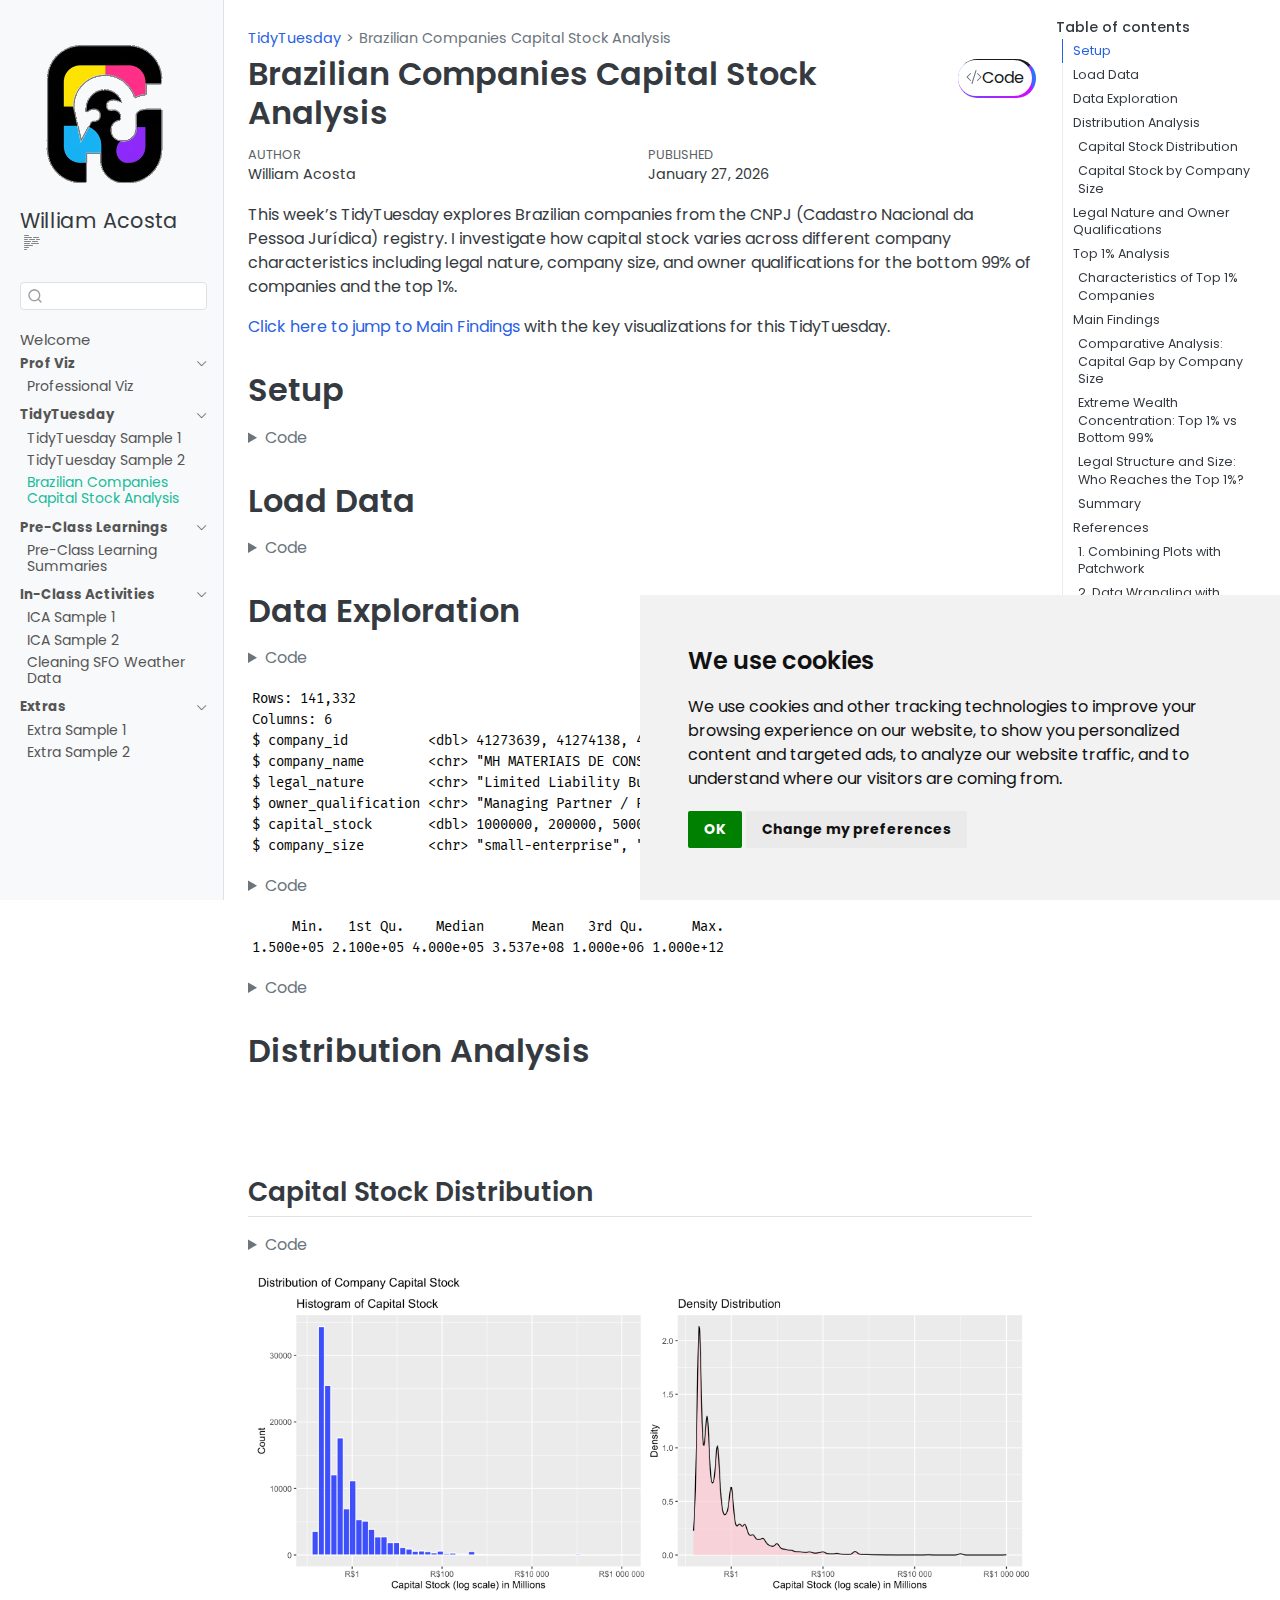
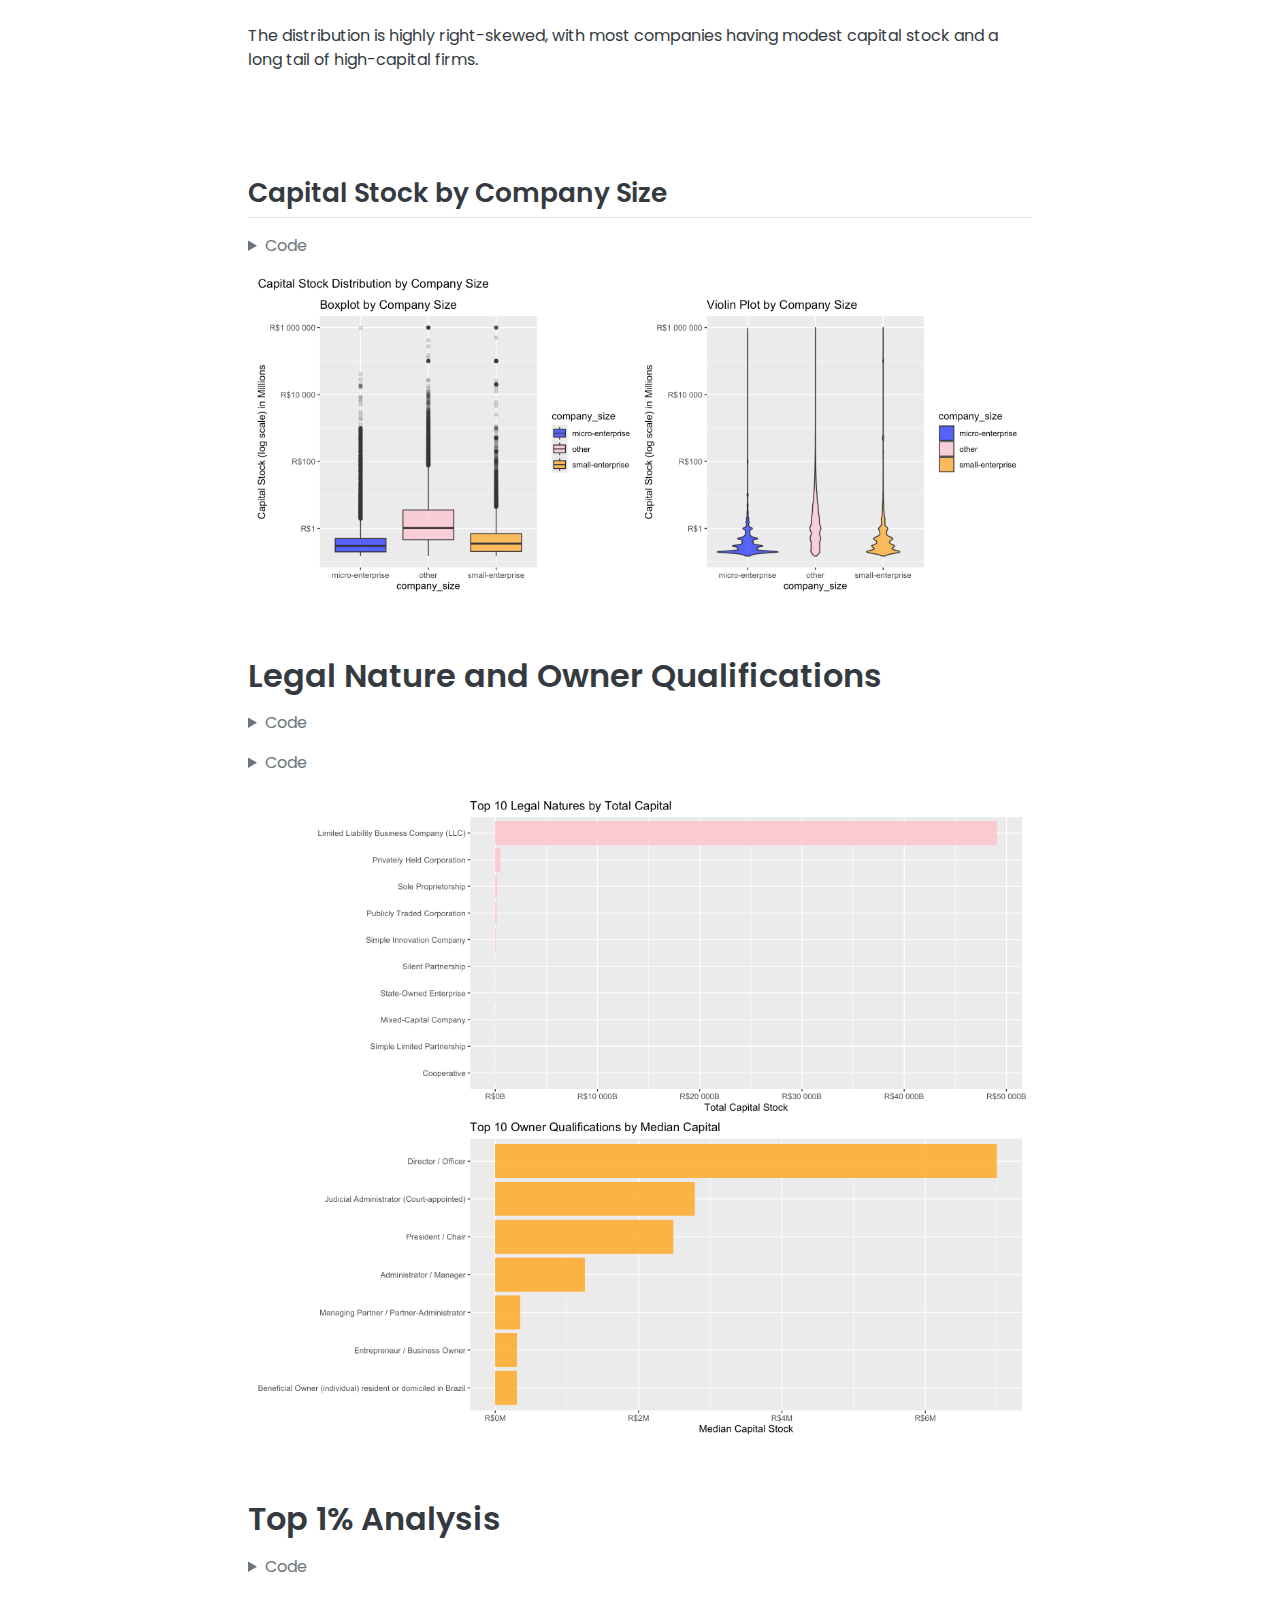
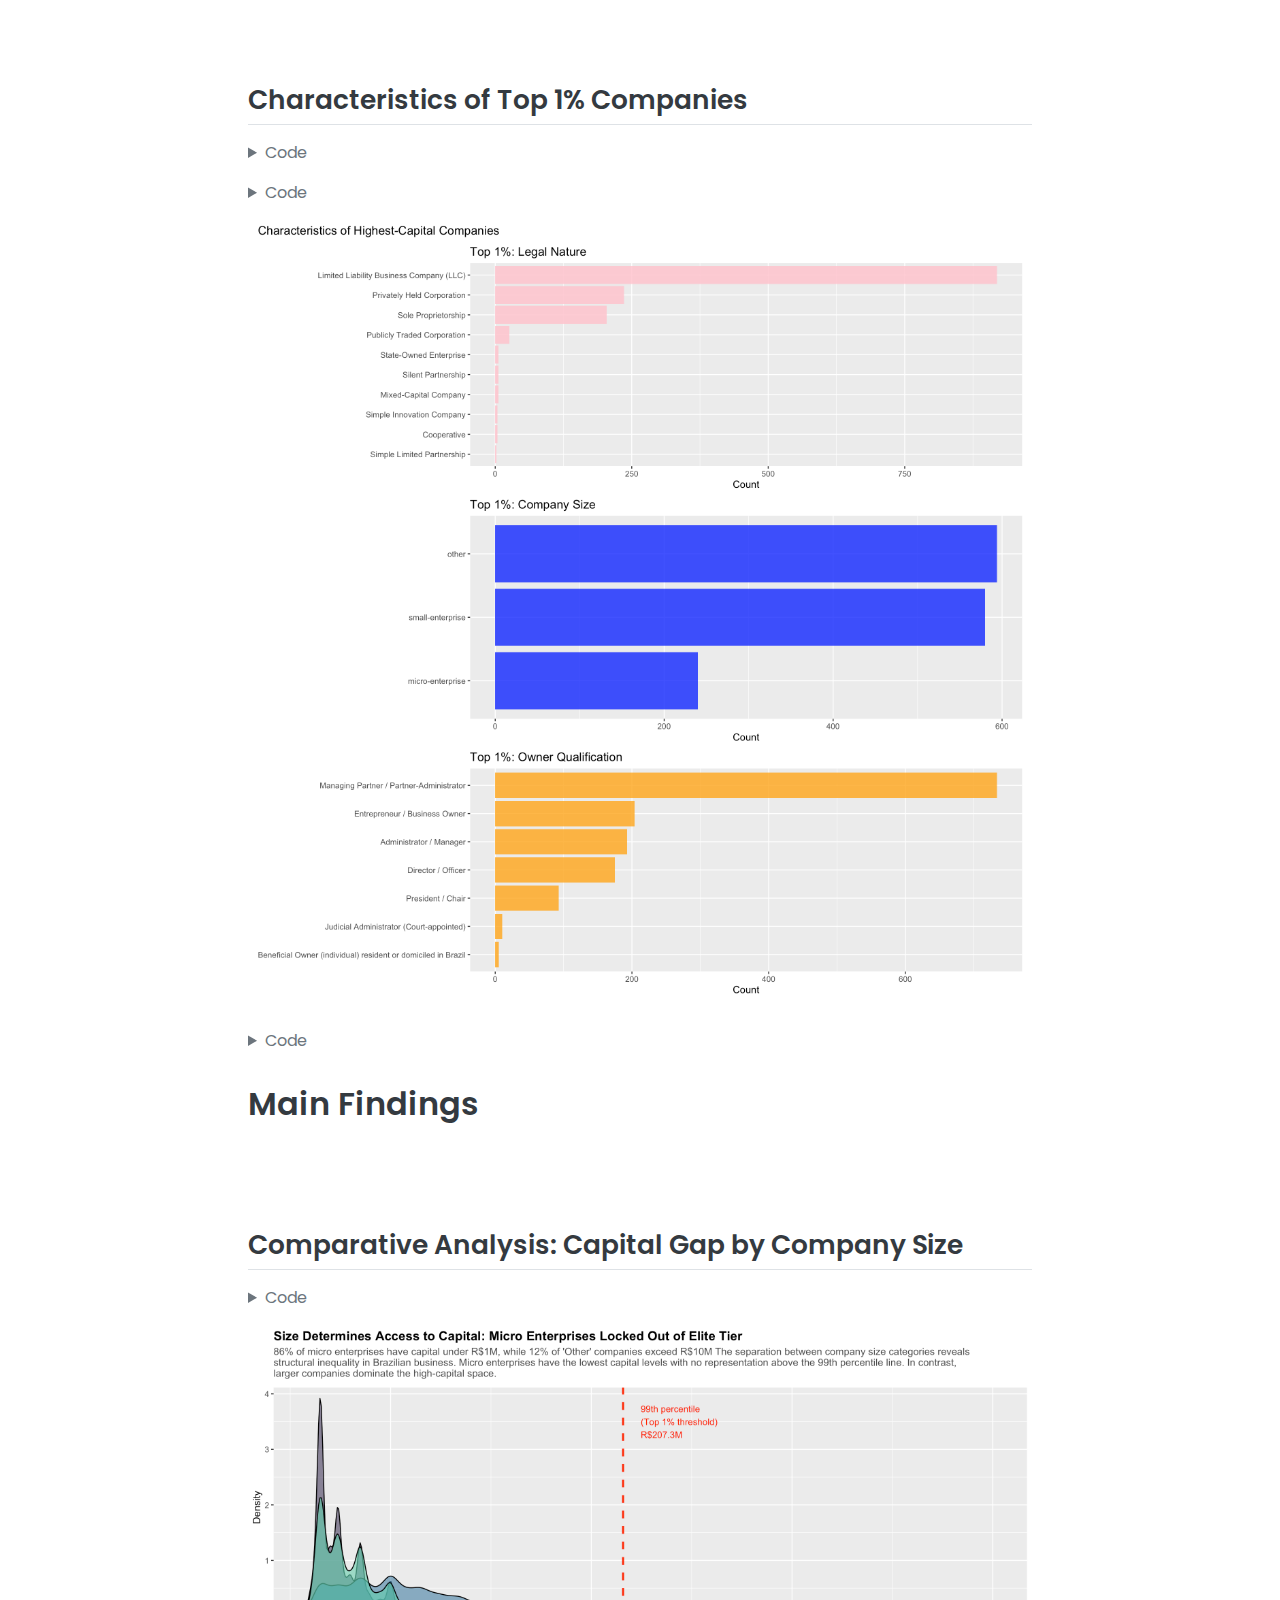
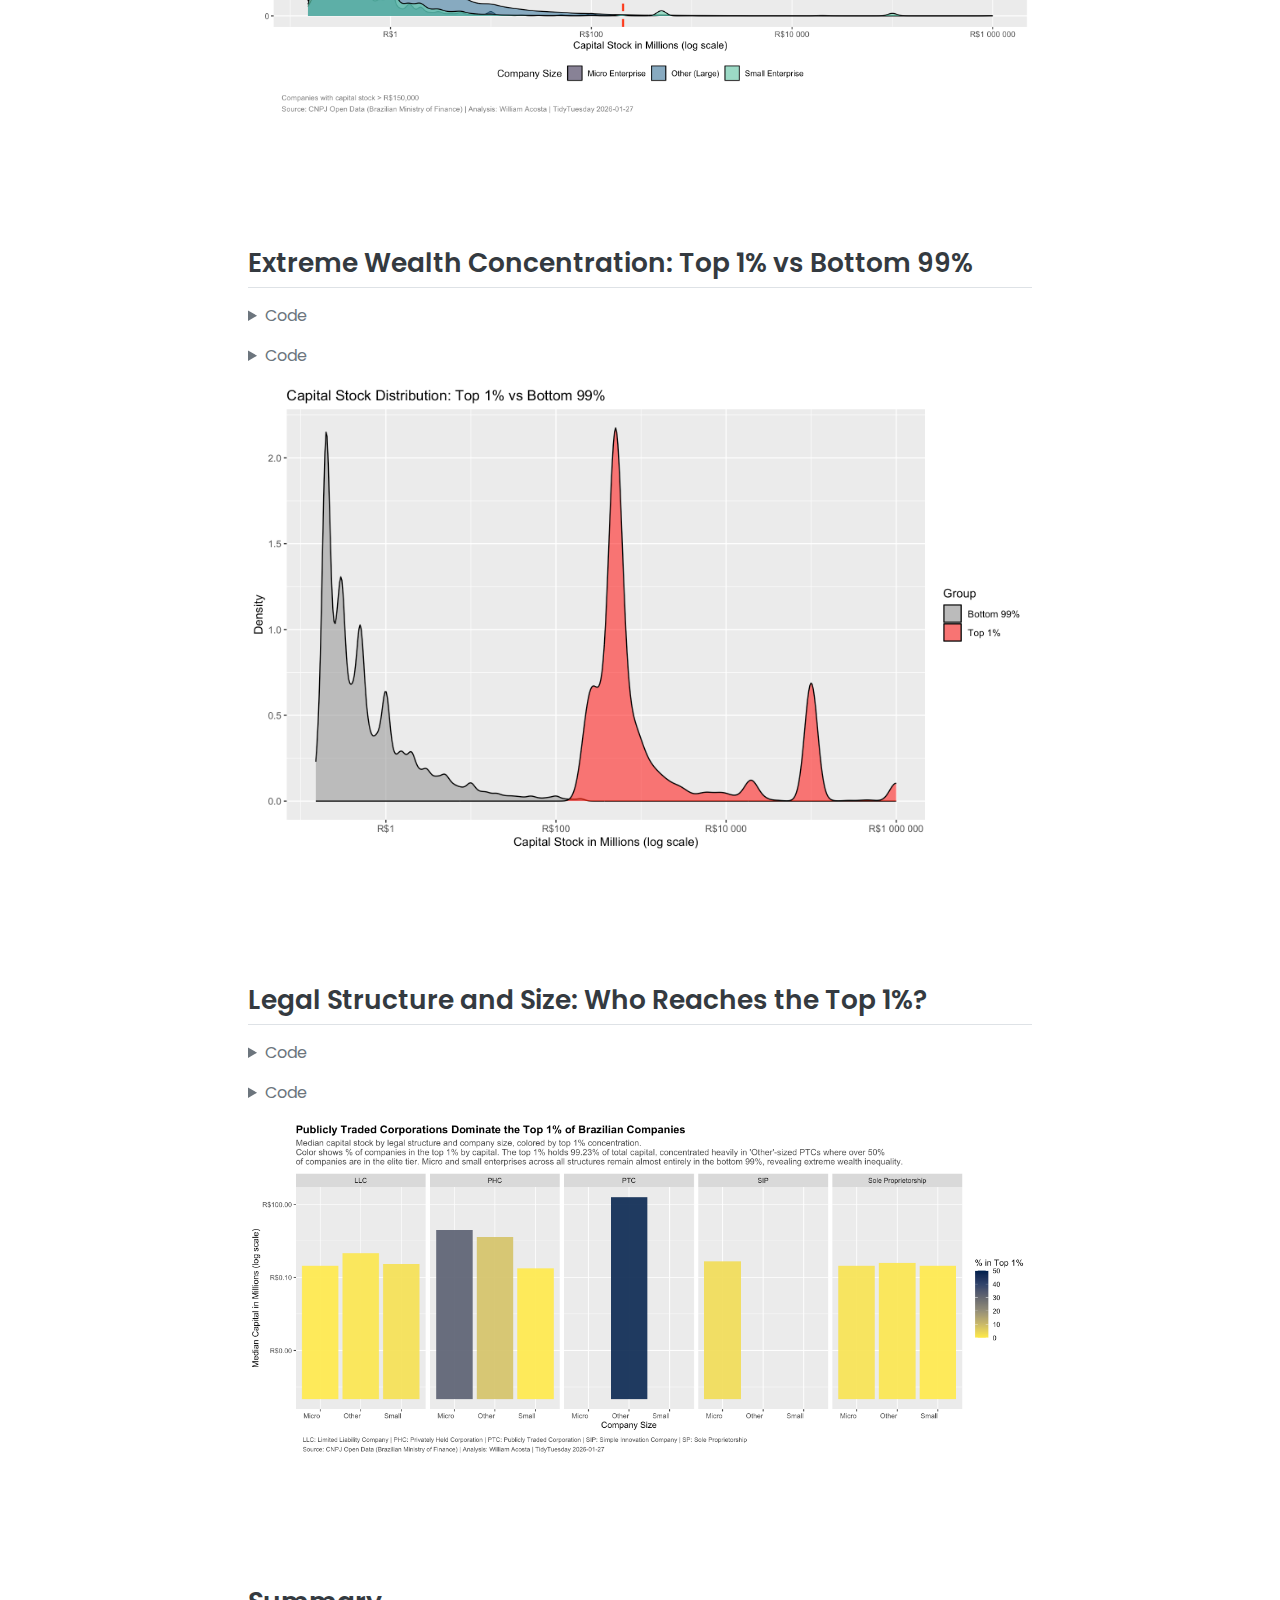
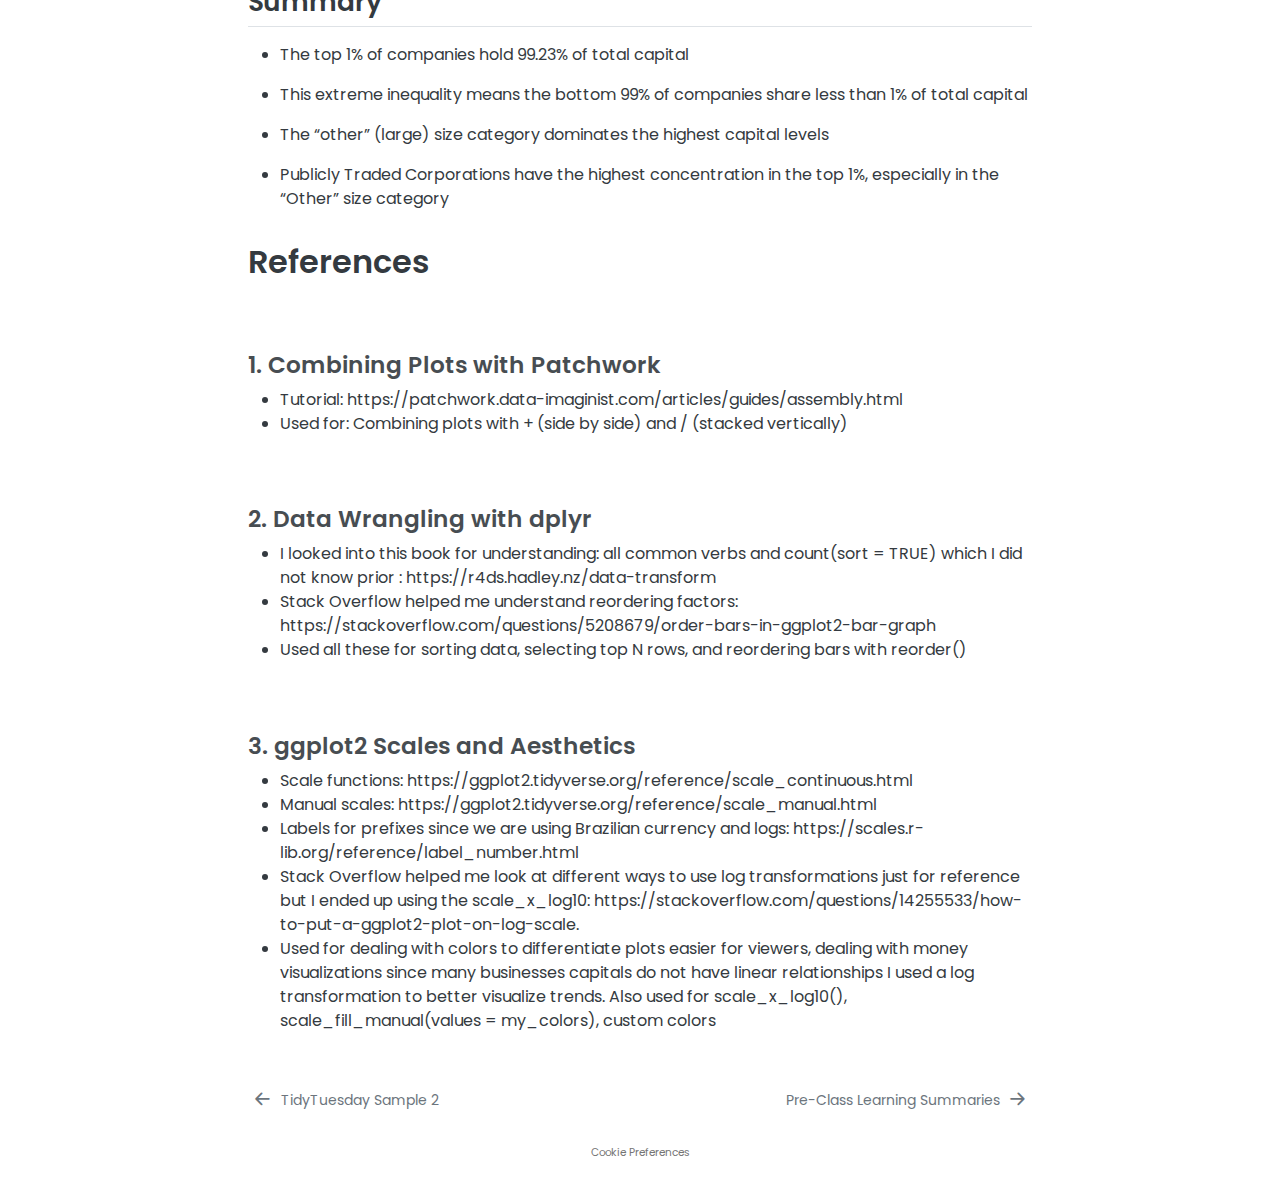
<file: tt/tt-01-27 2.html>
<!DOCTYPE html>
<html xmlns="http://www.w3.org/1999/xhtml" lang="en" xml:lang="en"><head>
<meta http-equiv="Content-Type" content="text/html; charset=UTF-8">
<meta charset="utf-8">
<meta name="generator" content="quarto-1.8.25">
<meta name="viewport" content="width=device-width, initial-scale=1.0, user-scalable=yes">
<meta name="author" content="William Acosta">
<meta name="dcterms.date" content="2026-01-27">
<title>Brazilian Companies Capital Stock Analysis – COMP/STAT212 Portfolio</title>
<style>
code{white-space: pre-wrap;}
span.smallcaps{font-variant: small-caps;}
div.columns{display: flex; gap: min(4vw, 1.5em);}
div.column{flex: auto; overflow-x: auto;}
div.hanging-indent{margin-left: 1.5em; text-indent: -1.5em;}
ul.task-list{list-style: none;}
ul.task-list li input[type="checkbox"] {
  width: 0.8em;
  margin: 0 0.8em 0.2em -1em; /* quarto-specific, see https://github.com/quarto-dev/quarto-cli/issues/4556 */ 
  vertical-align: middle;
}
/* CSS for syntax highlighting */
html { -webkit-text-size-adjust: 100%; }
pre > code.sourceCode { white-space: pre; position: relative; }
pre > code.sourceCode > span { display: inline-block; line-height: 1.25; }
pre > code.sourceCode > span:empty { height: 1.2em; }
.sourceCode { overflow: visible; }
code.sourceCode > span { color: inherit; text-decoration: inherit; }
div.sourceCode { margin: 1em 0; }
pre.sourceCode { margin: 0; }
@media screen {
div.sourceCode { overflow: auto; }
}
@media print {
pre > code.sourceCode { white-space: pre-wrap; }
pre > code.sourceCode > span { text-indent: -5em; padding-left: 5em; }
}
pre.numberSource code
  { counter-reset: source-line 0; }
pre.numberSource code > span
  { position: relative; left: -4em; counter-increment: source-line; }
pre.numberSource code > span > a:first-child::before
  { content: counter(source-line);
    position: relative; left: -1em; text-align: right; vertical-align: baseline;
    border: none; display: inline-block;
    -webkit-touch-callout: none; -webkit-user-select: none;
    -khtml-user-select: none; -moz-user-select: none;
    -ms-user-select: none; user-select: none;
    padding: 0 4px; width: 4em;
  }
pre.numberSource { margin-left: 3em;  padding-left: 4px; }
div.sourceCode
  {   }
@media screen {
pre > code.sourceCode > span > a:first-child::before { text-decoration: underline; }
}
</style>

<script src="../site_libs/quarto-nav/quarto-nav.js"></script>
<script src="../site_libs/clipboard/clipboard.min.js"></script>
<script src="../site_libs/quarto-search/autocomplete.umd.js"></script>
<script src="../site_libs/quarto-search/fuse.min.js"></script>
<script src="../site_libs/quarto-search/quarto-search.js"></script>
<meta name="quarto:offset" content="../">
<link href="../pcl/pcl.html" rel="next">
<link href="../tt/2025-07-15.html" rel="prev">
<script src="../site_libs/cookie-consent/cookie-consent.js"></script>
<link href="../site_libs/cookie-consent/cookie-consent.css" rel="stylesheet">
<script src="../site_libs/quarto-html/quarto.js" type="module"></script>
<script src="../site_libs/quarto-html/tabsets/tabsets.js" type="module"></script>
<script src="../site_libs/quarto-html/axe/axe-check.js" type="module"></script>
<script src="../site_libs/quarto-html/popper.min.js"></script>
<script src="../site_libs/quarto-html/tippy.umd.min.js"></script>
<script src="../site_libs/quarto-html/anchor.min.js"></script>
<link href="../site_libs/quarto-html/tippy.css" rel="stylesheet">
<link href="../site_libs/quarto-html/quarto-syntax-highlighting-7b89279ff1a6dce999919e0e67d4d9ec.css" rel="stylesheet" id="quarto-text-highlighting-styles">
<script src="../site_libs/bootstrap/bootstrap.min.js"></script>
<link href="../site_libs/bootstrap/bootstrap-icons.css" rel="stylesheet">
<link href="../site_libs/bootstrap/bootstrap-d0047e22b7e2e904683f97b5597ae072.min.css" rel="stylesheet" append-hash="true" id="quarto-bootstrap" data-mode="light"><script id="quarto-search-options" type="application/json">{
  "location": "sidebar",
  "copy-button": false,
  "collapse-after": 3,
  "panel-placement": "start",
  "type": "textbox",
  "limit": 50,
  "keyboard-shortcut": [
    "f",
    "/",
    "s"
  ],
  "show-item-context": false,
  "language": {
    "search-no-results-text": "No results",
    "search-matching-documents-text": "matching documents",
    "search-copy-link-title": "Copy link to search",
    "search-hide-matches-text": "Hide additional matches",
    "search-more-match-text": "more match in this document",
    "search-more-matches-text": "more matches in this document",
    "search-clear-button-title": "Clear",
    "search-text-placeholder": "",
    "search-detached-cancel-button-title": "Cancel",
    "search-submit-button-title": "Submit",
    "search-label": "Search"
  }
}</script><script type="text/javascript" charset="UTF-8">
document.addEventListener('DOMContentLoaded', function () {
cookieconsent.run({
  "notice_banner_type":"simple",
  "consent_type":"implied",
  "palette":"light",
  "language":"en",
  "page_load_consent_levels":["strictly-necessary","functionality","tracking","targeting"],
  "notice_banner_reject_button_hide":false,
  "preferences_center_close_button_hide":false,
  "website_name":""
  ,
"language":"en"
  });
});
</script><style>html{ scroll-behavior: smooth; }</style>
<link rel="stylesheet" href="../style/custom.css">
</head>
<body class="nav-sidebar docked quarto-light">

<div id="quarto-search-results"></div>
  <header id="quarto-header" class="headroom fixed-top"><nav class="quarto-secondary-nav"><div class="container-fluid d-flex">
      <button type="button" class="quarto-btn-toggle btn" data-bs-toggle="collapse" role="button" data-bs-target=".quarto-sidebar-collapse-item" aria-controls="quarto-sidebar" aria-expanded="false" aria-label="Toggle sidebar navigation" onclick="if (window.quartoToggleHeadroom) { window.quartoToggleHeadroom(); }">
        <i class="bi bi-layout-text-sidebar-reverse"></i>
      </button>
        <nav class="quarto-page-breadcrumbs" aria-label="breadcrumb"><ol class="breadcrumb"><li class="breadcrumb-item"><a href="../tt/2025-07-08.html">TidyTuesday</a></li><li class="breadcrumb-item"><a href="../tt/tt-01-27.html"><span class="chapter-title">Brazilian Companies Capital Stock Analysis</span></a></li></ol></nav>
        <a class="flex-grow-1" role="navigation" data-bs-toggle="collapse" data-bs-target=".quarto-sidebar-collapse-item" aria-controls="quarto-sidebar" aria-expanded="false" aria-label="Toggle sidebar navigation" onclick="if (window.quartoToggleHeadroom) { window.quartoToggleHeadroom(); }">      
        </a>
      <button type="button" class="btn quarto-search-button" aria-label="Search" onclick="window.quartoOpenSearch();">
        <i class="bi bi-search"></i>
      </button>
    </div>
  </nav></header><!-- content --><div id="quarto-content" class="quarto-container page-columns page-rows-contents page-layout-full">
<!-- sidebar -->
  <nav id="quarto-sidebar" class="sidebar collapse collapse-horizontal quarto-sidebar-collapse-item sidebar-navigation docked overflow-auto"><div class="pt-lg-2 mt-2 text-left sidebar-header sidebar-header-stacked">
      <a href="../index.html" class="sidebar-logo-link">
      <img src="../assets/sidebar-logo.png" alt="Random negative space illustration" class="sidebar-logo light-content py-0 d-lg-inline d-none"><img src="../assets/sidebar-logo.png" alt="Random negative space illustration" class="sidebar-logo dark-content py-0 d-lg-inline d-none"></a>
    <div class="sidebar-title mb-0 py-0">
      <a href="../">William Acosta</a> 
        <div class="sidebar-tools-main">
  <a href="" class="quarto-reader-toggle quarto-navigation-tool px-1" onclick="window.quartoToggleReader(); return false;" title="Toggle reader mode">
  <div class="quarto-reader-toggle-btn">
  <i class="bi"></i>
  </div>
</a>
</div>
    </div>
      </div>
        <div class="mt-2 flex-shrink-0 align-items-center">
        <div class="sidebar-search">
        <div id="quarto-search" class="" title="Search"></div>
        </div>
        </div>
    <div class="sidebar-menu-container"> 
    <ul class="list-unstyled mt-1">
<li class="sidebar-item">
  <div class="sidebar-item-container"> 
  <a href="../index.html" class="sidebar-item-text sidebar-link"><span class="chapter-title">Welcome</span></a>
  </div>
</li>
        <li class="sidebar-item sidebar-item-section">
      <div class="sidebar-item-container"> 
            <a class="sidebar-item-text sidebar-link text-start" data-bs-toggle="collapse" data-bs-target="#quarto-sidebar-section-1" role="navigation" aria-expanded="true">
 <span class="menu-text">Prof Viz</span></a>
          <a class="sidebar-item-toggle text-start" data-bs-toggle="collapse" data-bs-target="#quarto-sidebar-section-1" role="navigation" aria-expanded="true" aria-label="Toggle section">
            <i class="bi bi-chevron-right ms-2"></i>
          </a> 
      </div>
      <ul id="quarto-sidebar-section-1" class="collapse list-unstyled sidebar-section depth1 show">
<li class="sidebar-item">
  <div class="sidebar-item-container"> 
  <a href="../pv/pv-01.html" class="sidebar-item-text sidebar-link"><span class="chapter-title">Professional Viz</span></a>
  </div>
</li>
      </ul>
</li>
        <li class="sidebar-item sidebar-item-section">
      <div class="sidebar-item-container"> 
            <a class="sidebar-item-text sidebar-link text-start" data-bs-toggle="collapse" data-bs-target="#quarto-sidebar-section-2" role="navigation" aria-expanded="true">
 <span class="menu-text">TidyTuesday</span></a>
          <a class="sidebar-item-toggle text-start" data-bs-toggle="collapse" data-bs-target="#quarto-sidebar-section-2" role="navigation" aria-expanded="true" aria-label="Toggle section">
            <i class="bi bi-chevron-right ms-2"></i>
          </a> 
      </div>
      <ul id="quarto-sidebar-section-2" class="collapse list-unstyled sidebar-section depth1 show">
<li class="sidebar-item">
  <div class="sidebar-item-container"> 
  <a href="../tt/2025-07-08.html" class="sidebar-item-text sidebar-link"><span class="chapter-title">TidyTuesday Sample 1</span></a>
  </div>
</li>
          <li class="sidebar-item">
  <div class="sidebar-item-container"> 
  <a href="../tt/2025-07-15.html" class="sidebar-item-text sidebar-link"><span class="chapter-title">TidyTuesday Sample 2</span></a>
  </div>
</li>
          <li class="sidebar-item">
  <div class="sidebar-item-container"> 
  <a href="../tt/tt-01-27.html" class="sidebar-item-text sidebar-link active"><span class="chapter-title">Brazilian Companies Capital Stock Analysis</span></a>
  </div>
</li>
      </ul>
</li>
        <li class="sidebar-item sidebar-item-section">
      <div class="sidebar-item-container"> 
            <a class="sidebar-item-text sidebar-link text-start" data-bs-toggle="collapse" data-bs-target="#quarto-sidebar-section-3" role="navigation" aria-expanded="true">
 <span class="menu-text">Pre-Class Learnings</span></a>
          <a class="sidebar-item-toggle text-start" data-bs-toggle="collapse" data-bs-target="#quarto-sidebar-section-3" role="navigation" aria-expanded="true" aria-label="Toggle section">
            <i class="bi bi-chevron-right ms-2"></i>
          </a> 
      </div>
      <ul id="quarto-sidebar-section-3" class="collapse list-unstyled sidebar-section depth1 show">
<li class="sidebar-item">
  <div class="sidebar-item-container"> 
  <a href="../pcl/pcl.html" class="sidebar-item-text sidebar-link"><span class="chapter-title">Pre-Class Learning Summaries</span></a>
  </div>
</li>
      </ul>
</li>
        <li class="sidebar-item sidebar-item-section">
      <div class="sidebar-item-container"> 
            <a class="sidebar-item-text sidebar-link text-start" data-bs-toggle="collapse" data-bs-target="#quarto-sidebar-section-4" role="navigation" aria-expanded="true">
 <span class="menu-text">In-Class Activities</span></a>
          <a class="sidebar-item-toggle text-start" data-bs-toggle="collapse" data-bs-target="#quarto-sidebar-section-4" role="navigation" aria-expanded="true" aria-label="Toggle section">
            <i class="bi bi-chevron-right ms-2"></i>
          </a> 
      </div>
      <ul id="quarto-sidebar-section-4" class="collapse list-unstyled sidebar-section depth1 show">
<li class="sidebar-item">
  <div class="sidebar-item-container"> 
  <a href="../ica/ica-sample1.html" class="sidebar-item-text sidebar-link"><span class="chapter-title">ICA Sample 1</span></a>
  </div>
</li>
          <li class="sidebar-item">
  <div class="sidebar-item-container"> 
  <a href="../ica/ica-sample2.html" class="sidebar-item-text sidebar-link"><span class="chapter-title">ICA Sample 2</span></a>
  </div>
</li>
          <li class="sidebar-item">
  <div class="sidebar-item-container"> 
  <a href="../ica/cleaning.html" class="sidebar-item-text sidebar-link"><span class="chapter-title">Cleaning SFO Weather Data</span></a>
  </div>
</li>
      </ul>
</li>
        <li class="sidebar-item sidebar-item-section">
      <div class="sidebar-item-container"> 
            <a class="sidebar-item-text sidebar-link text-start" data-bs-toggle="collapse" data-bs-target="#quarto-sidebar-section-5" role="navigation" aria-expanded="true">
 <span class="menu-text">Extras</span></a>
          <a class="sidebar-item-toggle text-start" data-bs-toggle="collapse" data-bs-target="#quarto-sidebar-section-5" role="navigation" aria-expanded="true" aria-label="Toggle section">
            <i class="bi bi-chevron-right ms-2"></i>
          </a> 
      </div>
      <ul id="quarto-sidebar-section-5" class="collapse list-unstyled sidebar-section depth1 show">
<li class="sidebar-item">
  <div class="sidebar-item-container"> 
  <a href="../extra/extra-sample1.html" class="sidebar-item-text sidebar-link"><span class="chapter-title">Extra Sample 1</span></a>
  </div>
</li>
          <li class="sidebar-item">
  <div class="sidebar-item-container"> 
  <a href="../extra/extra-sample2.html" class="sidebar-item-text sidebar-link"><span class="chapter-title">Extra Sample 2</span></a>
  </div>
</li>
      </ul>
</li>
    </ul>
</div>
</nav><div id="quarto-sidebar-glass" class="quarto-sidebar-collapse-item" data-bs-toggle="collapse" data-bs-target=".quarto-sidebar-collapse-item"></div>
<!-- margin-sidebar -->
    <div id="quarto-margin-sidebar" class="sidebar margin-sidebar">
        <nav id="TOC" role="doc-toc" class="toc-active" data-toc-expanded="99"><h2 id="toc-title">Table of contents</h2>
   
  <ul>
<li><a href="#setup" id="toc-setup" class="nav-link active" data-scroll-target="#setup">Setup</a></li>
  <li><a href="#load-data" id="toc-load-data" class="nav-link" data-scroll-target="#load-data">Load Data</a></li>
  <li><a href="#data-exploration" id="toc-data-exploration" class="nav-link" data-scroll-target="#data-exploration">Data Exploration</a></li>
  <li>
<a href="#distribution-analysis" id="toc-distribution-analysis" class="nav-link" data-scroll-target="#distribution-analysis">Distribution Analysis</a>
  <ul class="collapse">
<li><a href="#capital-stock-distribution" id="toc-capital-stock-distribution" class="nav-link" data-scroll-target="#capital-stock-distribution">Capital Stock Distribution</a></li>
  <li><a href="#capital-stock-by-company-size" id="toc-capital-stock-by-company-size" class="nav-link" data-scroll-target="#capital-stock-by-company-size">Capital Stock by Company Size</a></li>
  </ul>
</li>
  <li><a href="#legal-nature-and-owner-qualifications" id="toc-legal-nature-and-owner-qualifications" class="nav-link" data-scroll-target="#legal-nature-and-owner-qualifications">Legal Nature and Owner Qualifications</a></li>
  <li>
<a href="#top-1-analysis" id="toc-top-1-analysis" class="nav-link" data-scroll-target="#top-1-analysis">Top 1% Analysis</a>
  <ul class="collapse">
<li><a href="#characteristics-of-top-1-companies" id="toc-characteristics-of-top-1-companies" class="nav-link" data-scroll-target="#characteristics-of-top-1-companies">Characteristics of Top 1% Companies</a></li>
  </ul>
</li>
  <li>
<a href="#main-findings" id="toc-main-findings" class="nav-link" data-scroll-target="#main-findings">Main Findings</a>
  <ul class="collapse">
<li><a href="#comparative-analysis-capital-gap-by-company-size" id="toc-comparative-analysis-capital-gap-by-company-size" class="nav-link" data-scroll-target="#comparative-analysis-capital-gap-by-company-size">Comparative Analysis: Capital Gap by Company Size</a></li>
  <li><a href="#extreme-wealth-concentration-top-1-vs-bottom-99" id="toc-extreme-wealth-concentration-top-1-vs-bottom-99" class="nav-link" data-scroll-target="#extreme-wealth-concentration-top-1-vs-bottom-99">Extreme Wealth Concentration: Top 1% vs Bottom 99%</a></li>
  <li><a href="#legal-structure-and-size-who-reaches-the-top-1" id="toc-legal-structure-and-size-who-reaches-the-top-1" class="nav-link" data-scroll-target="#legal-structure-and-size-who-reaches-the-top-1">Legal Structure and Size: Who Reaches the Top 1%?</a></li>
  <li><a href="#summary" id="toc-summary" class="nav-link" data-scroll-target="#summary">Summary</a></li>
  </ul>
</li>
  <li>
<a href="#references" id="toc-references" class="nav-link" data-scroll-target="#references">References</a>
  <ul class="collapse">
<li><a href="#combining-plots-with-patchwork" id="toc-combining-plots-with-patchwork" class="nav-link" data-scroll-target="#combining-plots-with-patchwork">1. Combining Plots with Patchwork</a></li>
  <li><a href="#data-wrangling-with-dplyr" id="toc-data-wrangling-with-dplyr" class="nav-link" data-scroll-target="#data-wrangling-with-dplyr">2. Data Wrangling with dplyr</a></li>
  <li><a href="#ggplot2-scales-and-aesthetics" id="toc-ggplot2-scales-and-aesthetics" class="nav-link" data-scroll-target="#ggplot2-scales-and-aesthetics">3. ggplot2 Scales and Aesthetics</a></li>
  </ul>
</li>
  </ul></nav>
    </div>
<!-- main -->
<main class="content column-body" id="quarto-document-content"><header id="title-block-header" class="quarto-title-block default"><nav class="quarto-page-breadcrumbs quarto-title-breadcrumbs d-none d-lg-block" aria-label="breadcrumb"><ol class="breadcrumb"><li class="breadcrumb-item"><a href="../tt/2025-07-08.html">TidyTuesday</a></li><li class="breadcrumb-item"><a href="../tt/tt-01-27.html"><span class="chapter-title">Brazilian Companies Capital Stock Analysis</span></a></li></ol></nav><div class="quarto-title">
<div class="quarto-title-block"><div><h1 class="title"><span class="chapter-title">Brazilian Companies Capital Stock Analysis</span></h1><button type="button" class="btn code-tools-button dropdown-toggle" id="quarto-code-tools-menu" data-bs-toggle="dropdown" aria-expanded="false"><i class="bi"></i> Code</button><ul class="dropdown-menu dropdown-menu-end" aria-labelelledby="quarto-code-tools-menu"><li><a id="quarto-show-all-code" class="dropdown-item" href="javascript:void(0)" role="button">Show All Code</a></li><li><a id="quarto-hide-all-code" class="dropdown-item" href="javascript:void(0)" role="button">Hide All Code</a></li><li><hr class="dropdown-divider"></li><li><a id="quarto-view-source" class="dropdown-item" href="javascript:void(0)" role="button">View Source</a></li></ul></div></div>
</div>



<div class="quarto-title-meta column-body">

    <div>
    <div class="quarto-title-meta-heading">Author</div>
    <div class="quarto-title-meta-contents">
             <p>William Acosta </p>
          </div>
  </div>
    
    <div>
    <div class="quarto-title-meta-heading">Published</div>
    <div class="quarto-title-meta-contents">
      <p class="date">January 27, 2026</p>
    </div>
  </div>
  
    
  </div>
  


</header><p>This week’s TidyTuesday explores Brazilian companies from the CNPJ (Cadastro Nacional da Pessoa Jurídica) registry. I investigate how capital stock varies across different company characteristics including legal nature, company size, and owner qualifications for the bottom 99% of companies and the top 1%.</p>
<p><a href="#main-findings">Click here to jump to Main Findings</a> with the key visualizations for this TidyTuesday.</p>
<section id="setup" class="level1"><h1>Setup</h1>
<div class="cell">
<details class="code-fold"><summary>Code</summary><div class="code-copy-outer-scaffold"><div class="sourceCode cell-code" id="cb1"><pre class="sourceCode numberSource r number-lines code-with-copy"><code class="sourceCode r"><span id="cb1-1"><a href="#cb1-1"></a><span class="fu">library</span>(tidyverse)</span>
<span id="cb1-2"><a href="#cb1-2"></a><span class="fu">library</span>(scales)</span>
<span id="cb1-3"><a href="#cb1-3"></a><span class="fu">library</span>(patchwork)</span>
<span id="cb1-4"><a href="#cb1-4"></a></span>
<span id="cb1-5"><a href="#cb1-5"></a>my_colors <span class="ot">&lt;-</span> <span class="fu">c</span>(<span class="st">"blue"</span>, <span class="st">"pink"</span>, <span class="st">"orange"</span>, <span class="st">"green"</span>)</span></code></pre></div><button title="Copy to Clipboard" class="code-copy-button"><i class="bi"></i></button></div>
</details>
</div>
</section><section id="load-data" class="level1"><h1>Load Data</h1>
<div class="cell">
<details class="code-fold"><summary>Code</summary><div class="code-copy-outer-scaffold"><div class="sourceCode cell-code" id="cb2"><pre class="sourceCode numberSource r number-lines code-with-copy"><code class="sourceCode r"><span id="cb2-1"><a href="#cb2-1"></a>tuesdata <span class="ot">&lt;-</span> tidytuesdayR<span class="sc">::</span><span class="fu">tt_load</span>(<span class="dv">2026</span>, <span class="at">week =</span> <span class="dv">4</span>)</span>
<span id="cb2-2"><a href="#cb2-2"></a></span>
<span id="cb2-3"><a href="#cb2-3"></a>companies <span class="ot">&lt;-</span> tuesdata<span class="sc">$</span>companies</span>
<span id="cb2-4"><a href="#cb2-4"></a>legal_nature <span class="ot">&lt;-</span> tuesdata<span class="sc">$</span>legal_nature</span>
<span id="cb2-5"><a href="#cb2-5"></a>qualifications <span class="ot">&lt;-</span> tuesdata<span class="sc">$</span>qualifications</span>
<span id="cb2-6"><a href="#cb2-6"></a>size <span class="ot">&lt;-</span> tuesdata<span class="sc">$</span>size</span></code></pre></div><button title="Copy to Clipboard" class="code-copy-button"><i class="bi"></i></button></div>
</details>
</div>
</section><section id="data-exploration" class="level1"><h1>Data Exploration</h1>
<div class="cell">
<details class="code-fold"><summary>Code</summary><div class="code-copy-outer-scaffold"><div class="sourceCode cell-code" id="cb3"><pre class="sourceCode numberSource r number-lines code-with-copy"><code class="sourceCode r"><span id="cb3-1"><a href="#cb3-1"></a><span class="fu">glimpse</span>(companies)</span></code></pre></div><button title="Copy to Clipboard" class="code-copy-button"><i class="bi"></i></button></div>
</details><div class="cell-output cell-output-stdout">
<pre><code>Rows: 141,332
Columns: 6
$ company_id          &lt;dbl&gt; 41273639, 41274138, 41274505, 41274745, 41274856, …
$ company_name        &lt;chr&gt; "MH MATERIAIS DE CONSTRUCAO LTDA", "CLINICA ESTETI…
$ legal_nature        &lt;chr&gt; "Limited Liability Business Company (LLC)", "Limit…
$ owner_qualification &lt;chr&gt; "Managing Partner / Partner-Administrator", "Manag…
$ capital_stock       &lt;dbl&gt; 1000000, 200000, 500000, 159600, 200000, 300000, 1…
$ company_size        &lt;chr&gt; "small-enterprise", "micro-enterprise", "small-ent…</code></pre>
</div>
<details class="code-fold"><summary>Code</summary><div class="code-copy-outer-scaffold"><div class="sourceCode cell-code" id="cb5"><pre class="sourceCode numberSource r number-lines code-with-copy"><code class="sourceCode r"><span id="cb5-1"><a href="#cb5-1"></a><span class="fu">summary</span>(companies<span class="sc">$</span>capital_stock)</span></code></pre></div><button title="Copy to Clipboard" class="code-copy-button"><i class="bi"></i></button></div>
</details><div class="cell-output cell-output-stdout">
<pre><code>     Min.   1st Qu.    Median      Mean   3rd Qu.      Max. 
1.500e+05 2.100e+05 4.000e+05 3.537e+08 1.000e+06 1.000e+12 </code></pre>
</div>
</div>
<div class="cell">
<details class="code-fold"><summary>Code</summary><div class="code-copy-outer-scaffold"><div class="sourceCode cell-code" id="cb7"><pre class="sourceCode numberSource r number-lines code-with-copy"><code class="sourceCode r"><span id="cb7-1"><a href="#cb7-1"></a><span class="co"># Data Cleaning</span></span>
<span id="cb7-2"><a href="#cb7-2"></a>companies_filtered <span class="ot">&lt;-</span> companies <span class="sc">%&gt;%</span> </span>
<span id="cb7-3"><a href="#cb7-3"></a>  <span class="fu">filter</span>(<span class="sc">!</span><span class="fu">is.na</span>(company_size))</span></code></pre></div><button title="Copy to Clipboard" class="code-copy-button"><i class="bi"></i></button></div>
</details>
</div>
</section><section id="distribution-analysis" class="level1"><h1>Distribution Analysis</h1>
<section id="capital-stock-distribution" class="level2"><h2 class="anchored" data-anchor-id="capital-stock-distribution">Capital Stock Distribution</h2>
<div class="cell">
<details class="code-fold"><summary>Code</summary><div class="code-copy-outer-scaffold"><div class="sourceCode cell-code" id="cb8"><pre class="sourceCode numberSource r number-lines code-with-copy"><code class="sourceCode r"><span id="cb8-1"><a href="#cb8-1"></a>(<span class="fu">ggplot</span>(<span class="at">data =</span> companies_filtered, <span class="fu">aes</span>(<span class="at">x =</span> capital_stock)) <span class="sc">+</span></span>
<span id="cb8-2"><a href="#cb8-2"></a>  <span class="fu">geom_histogram</span>(<span class="at">bins =</span> <span class="dv">50</span>, <span class="at">fill =</span> my_colors[<span class="dv">1</span>], <span class="at">alpha =</span> <span class="fl">0.8</span>, <span class="at">color =</span> <span class="st">"white"</span>) <span class="sc">+</span></span>
<span id="cb8-3"><a href="#cb8-3"></a>  <span class="fu">scale_x_log10</span>(<span class="at">labels =</span> <span class="fu">label_number</span>(<span class="at">scale =</span> <span class="fl">1e-6</span>, <span class="at">prefix =</span> <span class="st">"R$"</span>)) <span class="sc">+</span></span>
<span id="cb8-4"><a href="#cb8-4"></a>  <span class="fu">labs</span>(<span class="at">title =</span> <span class="st">"Histogram of Capital Stock"</span>,</span>
<span id="cb8-5"><a href="#cb8-5"></a>       <span class="at">x =</span> <span class="st">"Capital Stock (log scale) in Millions"</span>,</span>
<span id="cb8-6"><a href="#cb8-6"></a>       <span class="at">y =</span> <span class="st">"Count"</span>)) <span class="sc">+</span></span>
<span id="cb8-7"><a href="#cb8-7"></a></span>
<span id="cb8-8"><a href="#cb8-8"></a>(<span class="fu">ggplot</span>(<span class="at">data =</span> companies_filtered, <span class="fu">aes</span>(<span class="at">x =</span> capital_stock)) <span class="sc">+</span></span>
<span id="cb8-9"><a href="#cb8-9"></a>  <span class="fu">geom_density</span>(<span class="at">fill =</span> my_colors[<span class="dv">2</span>], <span class="at">alpha =</span> <span class="fl">0.6</span>) <span class="sc">+</span></span>
<span id="cb8-10"><a href="#cb8-10"></a>  <span class="fu">scale_x_log10</span>(<span class="at">labels =</span> <span class="fu">label_number</span>(<span class="at">scale =</span> <span class="fl">1e-6</span>,  <span class="at">prefix =</span> <span class="st">"R$"</span>)) <span class="sc">+</span></span>
<span id="cb8-11"><a href="#cb8-11"></a>  <span class="fu">labs</span>(<span class="at">title =</span> <span class="st">"Density Distribution"</span>,</span>
<span id="cb8-12"><a href="#cb8-12"></a>       <span class="at">x =</span> <span class="st">"Capital Stock (log scale) in Millions"</span>,</span>
<span id="cb8-13"><a href="#cb8-13"></a>       <span class="at">y =</span> <span class="st">"Density"</span>)) <span class="sc">+</span></span>
<span id="cb8-14"><a href="#cb8-14"></a></span>
<span id="cb8-15"><a href="#cb8-15"></a><span class="fu">plot_annotation</span>(</span>
<span id="cb8-16"><a href="#cb8-16"></a>  <span class="at">title =</span> <span class="st">"Distribution of Company Capital Stock"</span></span>
<span id="cb8-17"><a href="#cb8-17"></a>)</span></code></pre></div><button title="Copy to Clipboard" class="code-copy-button"><i class="bi"></i></button></div>
</details><div class="cell-output-display">
<div>
<figure class="figure"><p><img src="tt-01-27_files/figure-html/unnamed-chunk-5-1.png" class="img-fluid figure-img" width="1152"></p>
</figure>
</div>
</div>
</div>
<p>The distribution is highly right-skewed, with most companies having modest capital stock and a long tail of high-capital firms.</p>
</section><section id="capital-stock-by-company-size" class="level2"><h2 class="anchored" data-anchor-id="capital-stock-by-company-size">Capital Stock by Company Size</h2>
<div class="cell">
<details class="code-fold"><summary>Code</summary><div class="code-copy-outer-scaffold"><div class="sourceCode cell-code" id="cb9"><pre class="sourceCode numberSource r number-lines code-with-copy"><code class="sourceCode r"><span id="cb9-1"><a href="#cb9-1"></a>(<span class="fu">ggplot</span>(<span class="at">data =</span> companies_filtered, <span class="fu">aes</span>(<span class="at">x =</span> company_size, <span class="at">y =</span> capital_stock, <span class="at">fill =</span> company_size)) <span class="sc">+</span></span>
<span id="cb9-2"><a href="#cb9-2"></a>  <span class="fu">geom_boxplot</span>(<span class="at">alpha =</span> <span class="fl">0.7</span>, <span class="at">outlier.alpha =</span> <span class="fl">0.2</span>) <span class="sc">+</span></span>
<span id="cb9-3"><a href="#cb9-3"></a>  <span class="fu">scale_y_log10</span>(<span class="at">labels =</span> <span class="fu">label_number</span>(<span class="at">scale =</span> <span class="fl">1e-6</span>, <span class="at">prefix =</span> <span class="st">"R$"</span>)) <span class="sc">+</span></span>
<span id="cb9-4"><a href="#cb9-4"></a>  <span class="fu">scale_fill_manual</span>(<span class="at">values =</span> my_colors) <span class="sc">+</span></span>
<span id="cb9-5"><a href="#cb9-5"></a>  <span class="fu">labs</span>(<span class="at">title =</span> <span class="st">"Boxplot by Company Size"</span>,</span>
<span id="cb9-6"><a href="#cb9-6"></a>       <span class="at">y =</span> <span class="st">"Capital Stock (log scale) in Millions"</span>)) <span class="sc">+</span></span>
<span id="cb9-7"><a href="#cb9-7"></a></span>
<span id="cb9-8"><a href="#cb9-8"></a>(<span class="fu">ggplot</span>(<span class="at">data =</span> companies_filtered, <span class="fu">aes</span>(<span class="at">x =</span> company_size, <span class="at">y =</span> capital_stock, <span class="at">fill =</span> company_size)) <span class="sc">+</span></span>
<span id="cb9-9"><a href="#cb9-9"></a>  <span class="fu">geom_violin</span>(<span class="at">alpha =</span> <span class="fl">0.7</span>) <span class="sc">+</span></span>
<span id="cb9-10"><a href="#cb9-10"></a>  <span class="fu">scale_y_log10</span>(<span class="at">labels =</span> <span class="fu">label_number</span>(<span class="at">scale =</span> <span class="fl">1e-6</span>, <span class="at">prefix =</span> <span class="st">"R$"</span>)) <span class="sc">+</span></span>
<span id="cb9-11"><a href="#cb9-11"></a>  <span class="fu">scale_fill_manual</span>(<span class="at">values =</span> my_colors) <span class="sc">+</span></span>
<span id="cb9-12"><a href="#cb9-12"></a>  <span class="fu">labs</span>(<span class="at">title =</span> <span class="st">"Violin Plot by Company Size"</span>,</span>
<span id="cb9-13"><a href="#cb9-13"></a>       <span class="at">y =</span> <span class="st">"Capital Stock (log scale) in Millions"</span>)) <span class="sc">+</span></span>
<span id="cb9-14"><a href="#cb9-14"></a></span>
<span id="cb9-15"><a href="#cb9-15"></a><span class="fu">plot_annotation</span>(</span>
<span id="cb9-16"><a href="#cb9-16"></a>  <span class="at">title =</span> <span class="st">"Capital Stock Distribution by Company Size"</span></span>
<span id="cb9-17"><a href="#cb9-17"></a>)</span></code></pre></div><button title="Copy to Clipboard" class="code-copy-button"><i class="bi"></i></button></div>
</details><div class="cell-output-display">
<div>
<figure class="figure"><p><img src="tt-01-27_files/figure-html/unnamed-chunk-6-1.png" class="img-fluid figure-img" width="1152"></p>
</figure>
</div>
</div>
</div>
</section></section><section id="legal-nature-and-owner-qualifications" class="level1"><h1>Legal Nature and Owner Qualifications</h1>
<div class="cell">
<details class="code-fold"><summary>Code</summary><div class="code-copy-outer-scaffold"><div class="sourceCode cell-code" id="cb10"><pre class="sourceCode numberSource r number-lines code-with-copy"><code class="sourceCode r"><span id="cb10-1"><a href="#cb10-1"></a><span class="co"># Data Wrangling </span></span>
<span id="cb10-2"><a href="#cb10-2"></a>top_legal <span class="ot">&lt;-</span> companies_filtered <span class="sc">%&gt;%</span></span>
<span id="cb10-3"><a href="#cb10-3"></a>  <span class="fu">filter</span>(<span class="sc">!</span><span class="fu">is.na</span>(legal_nature)) <span class="sc">%&gt;%</span></span>
<span id="cb10-4"><a href="#cb10-4"></a>  <span class="fu">group_by</span>(legal_nature) <span class="sc">%&gt;%</span></span>
<span id="cb10-5"><a href="#cb10-5"></a>  <span class="fu">summarise</span>(</span>
<span id="cb10-6"><a href="#cb10-6"></a>    <span class="at">count =</span> <span class="fu">n</span>(),</span>
<span id="cb10-7"><a href="#cb10-7"></a>    <span class="at">total_capital =</span> <span class="fu">sum</span>(capital_stock),</span>
<span id="cb10-8"><a href="#cb10-8"></a>    <span class="at">median_capital =</span> <span class="fu">median</span>(capital_stock)</span>
<span id="cb10-9"><a href="#cb10-9"></a>  ) <span class="sc">%&gt;%</span></span>
<span id="cb10-10"><a href="#cb10-10"></a>  <span class="fu">arrange</span>(<span class="fu">desc</span>(total_capital)) <span class="sc">%&gt;%</span></span>
<span id="cb10-11"><a href="#cb10-11"></a>  <span class="fu">slice_head</span>(<span class="at">n =</span> <span class="dv">10</span>)</span>
<span id="cb10-12"><a href="#cb10-12"></a></span>
<span id="cb10-13"><a href="#cb10-13"></a>top_qualifications <span class="ot">&lt;-</span> companies_filtered <span class="sc">%&gt;%</span></span>
<span id="cb10-14"><a href="#cb10-14"></a>  <span class="fu">filter</span>(<span class="sc">!</span><span class="fu">is.na</span>(owner_qualification)) <span class="sc">%&gt;%</span></span>
<span id="cb10-15"><a href="#cb10-15"></a>  <span class="fu">group_by</span>(owner_qualification) <span class="sc">%&gt;%</span></span>
<span id="cb10-16"><a href="#cb10-16"></a>  <span class="fu">summarise</span>(</span>
<span id="cb10-17"><a href="#cb10-17"></a>    <span class="at">count =</span> <span class="fu">n</span>(),</span>
<span id="cb10-18"><a href="#cb10-18"></a>    <span class="at">total_capital =</span> <span class="fu">sum</span>(capital_stock),</span>
<span id="cb10-19"><a href="#cb10-19"></a>    <span class="at">median_capital =</span> <span class="fu">median</span>(capital_stock)</span>
<span id="cb10-20"><a href="#cb10-20"></a>  ) <span class="sc">%&gt;%</span></span>
<span id="cb10-21"><a href="#cb10-21"></a>  <span class="fu">filter</span>(count <span class="sc">&gt;=</span> <span class="dv">100</span>) <span class="sc">%&gt;%</span></span>
<span id="cb10-22"><a href="#cb10-22"></a>  <span class="fu">arrange</span>(<span class="fu">desc</span>(median_capital)) <span class="sc">%&gt;%</span></span>
<span id="cb10-23"><a href="#cb10-23"></a>  <span class="fu">slice_head</span>(<span class="at">n =</span> <span class="dv">10</span>)</span></code></pre></div><button title="Copy to Clipboard" class="code-copy-button"><i class="bi"></i></button></div>
</details>
</div>
<div class="cell">
<details class="code-fold"><summary>Code</summary><div class="code-copy-outer-scaffold"><div class="sourceCode cell-code" id="cb11"><pre class="sourceCode numberSource r number-lines code-with-copy"><code class="sourceCode r"><span id="cb11-1"><a href="#cb11-1"></a>(<span class="fu">ggplot</span>(<span class="at">data =</span> top_legal, <span class="fu">aes</span>(<span class="at">x =</span> total_capital, <span class="at">y =</span> <span class="fu">reorder</span>(legal_nature, total_capital))) <span class="sc">+</span></span>
<span id="cb11-2"><a href="#cb11-2"></a>  <span class="fu">geom_col</span>(<span class="at">fill =</span> my_colors[<span class="dv">1</span>], <span class="at">alpha =</span> <span class="fl">0.8</span>) <span class="sc">+</span></span>
<span id="cb11-3"><a href="#cb11-3"></a>  <span class="fu">scale_x_continuous</span>(<span class="at">labels =</span> <span class="fu">label_number</span>(<span class="at">scale =</span> <span class="fl">1e-9</span>, <span class="at">prefix =</span> <span class="st">"R$"</span>)) <span class="sc">+</span></span>
<span id="cb11-4"><a href="#cb11-4"></a>  <span class="fu">labs</span>(<span class="at">title =</span> <span class="st">"Top 10 Legal Natures by Total Capital"</span>,</span>
<span id="cb11-5"><a href="#cb11-5"></a>       <span class="at">x =</span> <span class="st">"Total Capital Stock in Billions"</span>,</span>
<span id="cb11-6"><a href="#cb11-6"></a>       <span class="at">y =</span> <span class="cn">NULL</span>)) <span class="sc">/</span></span>
<span id="cb11-7"><a href="#cb11-7"></a></span>
<span id="cb11-8"><a href="#cb11-8"></a>(<span class="fu">ggplot</span>(<span class="at">data =</span> top_qualifications, <span class="fu">aes</span>(<span class="at">x =</span> median_capital, <span class="at">y =</span> <span class="fu">reorder</span>(owner_qualification, median_capital))) <span class="sc">+</span></span>
<span id="cb11-9"><a href="#cb11-9"></a>  <span class="fu">geom_col</span>(<span class="at">fill =</span> my_colors[<span class="dv">3</span>], <span class="at">alpha =</span> <span class="fl">0.8</span>) <span class="sc">+</span></span>
<span id="cb11-10"><a href="#cb11-10"></a>  <span class="fu">scale_x_continuous</span>(<span class="at">labels =</span> <span class="fu">label_number</span>(<span class="at">scale =</span> <span class="fl">1e-6</span>, <span class="at">prefix =</span> <span class="st">"R$"</span>)) <span class="sc">+</span></span>
<span id="cb11-11"><a href="#cb11-11"></a>  <span class="fu">labs</span>(<span class="at">title =</span> <span class="st">"Top 10 Owner Qualifications by Median Capital"</span>,</span>
<span id="cb11-12"><a href="#cb11-12"></a>       <span class="at">x =</span> <span class="st">"Median Capital Stock in Millions"</span>,</span>
<span id="cb11-13"><a href="#cb11-13"></a>       <span class="at">y =</span> <span class="cn">NULL</span>))</span></code></pre></div><button title="Copy to Clipboard" class="code-copy-button"><i class="bi"></i></button></div>
</details><div class="cell-output-display">
<div>
<figure class="figure"><p><img src="tt-01-27_files/figure-html/unnamed-chunk-8-1.png" class="img-fluid figure-img" width="1152"></p>
</figure>
</div>
</div>
</div>
</section><section id="top-1-analysis" class="level1"><h1>Top 1% Analysis</h1>
<div class="cell">
<details class="code-fold"><summary>Code</summary><div class="code-copy-outer-scaffold"><div class="sourceCode cell-code" id="cb12"><pre class="sourceCode numberSource r number-lines code-with-copy"><code class="sourceCode r"><span id="cb12-1"><a href="#cb12-1"></a>capital_99th <span class="ot">&lt;-</span> <span class="fu">quantile</span>(companies_filtered<span class="sc">$</span>capital_stock, <span class="fl">0.99</span>)</span>
<span id="cb12-2"><a href="#cb12-2"></a>high_capital <span class="ot">&lt;-</span> companies_filtered <span class="sc">%&gt;%</span></span>
<span id="cb12-3"><a href="#cb12-3"></a>  <span class="fu">filter</span>(capital_stock <span class="sc">&gt;=</span> capital_99th)</span></code></pre></div><button title="Copy to Clipboard" class="code-copy-button"><i class="bi"></i></button></div>
</details>
</div>
<section id="characteristics-of-top-1-companies" class="level2"><h2 class="anchored" data-anchor-id="characteristics-of-top-1-companies">Characteristics of Top 1% Companies</h2>
<div class="cell">
<details class="code-fold"><summary>Code</summary><div class="code-copy-outer-scaffold"><div class="sourceCode cell-code" id="cb13"><pre class="sourceCode numberSource r number-lines code-with-copy"><code class="sourceCode r"><span id="cb13-1"><a href="#cb13-1"></a><span class="co"># Data Wrangling</span></span>
<span id="cb13-2"><a href="#cb13-2"></a>top1_legal <span class="ot">&lt;-</span> high_capital <span class="sc">%&gt;%</span></span>
<span id="cb13-3"><a href="#cb13-3"></a>  <span class="fu">count</span>(legal_nature, <span class="at">sort =</span> <span class="cn">TRUE</span>) <span class="sc">%&gt;%</span></span>
<span id="cb13-4"><a href="#cb13-4"></a>  <span class="fu">slice_head</span>(<span class="at">n =</span> <span class="dv">10</span>)</span>
<span id="cb13-5"><a href="#cb13-5"></a></span>
<span id="cb13-6"><a href="#cb13-6"></a>top1_size <span class="ot">&lt;-</span> high_capital <span class="sc">%&gt;%</span></span>
<span id="cb13-7"><a href="#cb13-7"></a>  <span class="fu">count</span>(company_size, <span class="at">sort =</span> <span class="cn">TRUE</span>)</span>
<span id="cb13-8"><a href="#cb13-8"></a></span>
<span id="cb13-9"><a href="#cb13-9"></a>top1_qual <span class="ot">&lt;-</span> high_capital <span class="sc">%&gt;%</span></span>
<span id="cb13-10"><a href="#cb13-10"></a>  <span class="fu">count</span>(owner_qualification, <span class="at">sort =</span> <span class="cn">TRUE</span>) <span class="sc">%&gt;%</span></span>
<span id="cb13-11"><a href="#cb13-11"></a>  <span class="fu">slice_head</span>(<span class="at">n =</span> <span class="dv">8</span>)</span></code></pre></div><button title="Copy to Clipboard" class="code-copy-button"><i class="bi"></i></button></div>
</details>
</div>
<div class="cell">
<details class="code-fold"><summary>Code</summary><div class="code-copy-outer-scaffold"><div class="sourceCode cell-code" id="cb14"><pre class="sourceCode numberSource r number-lines code-with-copy"><code class="sourceCode r"><span id="cb14-1"><a href="#cb14-1"></a>(<span class="fu">ggplot</span>(<span class="at">data =</span> top1_legal, <span class="fu">aes</span>(<span class="at">x =</span> n, <span class="at">y =</span> <span class="fu">reorder</span>(legal_nature, n))) <span class="sc">+</span></span>
<span id="cb14-2"><a href="#cb14-2"></a>  <span class="fu">geom_col</span>(<span class="at">fill =</span> my_colors[<span class="dv">2</span>], <span class="at">alpha =</span> <span class="fl">0.8</span>) <span class="sc">+</span></span>
<span id="cb14-3"><a href="#cb14-3"></a>  <span class="fu">labs</span>(<span class="at">title =</span> <span class="st">"Top 1%: Legal Nature"</span>,</span>
<span id="cb14-4"><a href="#cb14-4"></a>       <span class="at">x =</span> <span class="st">"Count"</span>,</span>
<span id="cb14-5"><a href="#cb14-5"></a>       <span class="at">y =</span> <span class="cn">NULL</span>)) <span class="sc">/</span></span>
<span id="cb14-6"><a href="#cb14-6"></a></span>
<span id="cb14-7"><a href="#cb14-7"></a>(<span class="fu">ggplot</span>(<span class="at">data =</span> top1_size, <span class="fu">aes</span>(<span class="at">x =</span> n, <span class="at">y =</span> <span class="fu">reorder</span>(company_size, n))) <span class="sc">+</span></span>
<span id="cb14-8"><a href="#cb14-8"></a>  <span class="fu">geom_col</span>(<span class="at">fill =</span> my_colors[<span class="dv">1</span>], <span class="at">alpha =</span> <span class="fl">0.8</span>) <span class="sc">+</span></span>
<span id="cb14-9"><a href="#cb14-9"></a>  <span class="fu">labs</span>(<span class="at">title =</span> <span class="st">"Top 1%: Company Size"</span>,</span>
<span id="cb14-10"><a href="#cb14-10"></a>       <span class="at">x =</span> <span class="st">"Count"</span>,</span>
<span id="cb14-11"><a href="#cb14-11"></a>       <span class="at">y =</span> <span class="cn">NULL</span>)) <span class="sc">/</span></span>
<span id="cb14-12"><a href="#cb14-12"></a></span>
<span id="cb14-13"><a href="#cb14-13"></a>(<span class="fu">ggplot</span>(<span class="at">data =</span> top1_qual, <span class="fu">aes</span>(<span class="at">x =</span> n, <span class="at">y =</span> <span class="fu">reorder</span>(owner_qualification, n))) <span class="sc">+</span></span>
<span id="cb14-14"><a href="#cb14-14"></a>  <span class="fu">geom_col</span>(<span class="at">fill =</span> my_colors[<span class="dv">3</span>], <span class="at">alpha =</span> <span class="fl">0.8</span>) <span class="sc">+</span></span>
<span id="cb14-15"><a href="#cb14-15"></a>  <span class="fu">labs</span>(<span class="at">title =</span> <span class="st">"Top 1%: Owner Qualification"</span>,</span>
<span id="cb14-16"><a href="#cb14-16"></a>       <span class="at">x =</span> <span class="st">"Count"</span>,</span>
<span id="cb14-17"><a href="#cb14-17"></a>       <span class="at">y =</span> <span class="cn">NULL</span>)) <span class="sc">+</span></span>
<span id="cb14-18"><a href="#cb14-18"></a></span>
<span id="cb14-19"><a href="#cb14-19"></a><span class="fu">plot_annotation</span>(</span>
<span id="cb14-20"><a href="#cb14-20"></a>  <span class="at">title =</span> <span class="st">"Characteristics of Highest-Capital Companies"</span></span>
<span id="cb14-21"><a href="#cb14-21"></a>)</span></code></pre></div><button title="Copy to Clipboard" class="code-copy-button"><i class="bi"></i></button></div>
</details><div class="cell-output-display">
<div>
<figure class="figure"><p><img src="tt-01-27_files/figure-html/unnamed-chunk-11-1.png" class="img-fluid figure-img" width="1152"></p>
</figure>
</div>
</div>
</div>
<div class="cell">
<details class="code-fold"><summary>Code</summary><div class="code-copy-outer-scaffold"><div class="sourceCode cell-code" id="cb15"><pre class="sourceCode numberSource r number-lines code-with-copy"><code class="sourceCode r"><span id="cb15-1"><a href="#cb15-1"></a><span class="co"># Calculate key statistics for annotation</span></span>
<span id="cb15-2"><a href="#cb15-2"></a>median_micro <span class="ot">&lt;-</span> <span class="fu">median</span>(companies_filtered<span class="sc">$</span>capital_stock[companies_filtered<span class="sc">$</span>company_size <span class="sc">==</span> <span class="st">"micro-enterprise"</span>])</span>
<span id="cb15-3"><a href="#cb15-3"></a>median_other <span class="ot">&lt;-</span> <span class="fu">median</span>(companies_filtered<span class="sc">$</span>capital_stock[companies_filtered<span class="sc">$</span>company_size <span class="sc">==</span> <span class="st">"other"</span>])</span>
<span id="cb15-4"><a href="#cb15-4"></a></span>
<span id="cb15-5"><a href="#cb15-5"></a>pct_micro_below_1M <span class="ot">&lt;-</span> <span class="fu">mean</span>(companies_filtered<span class="sc">$</span>capital_stock[companies_filtered<span class="sc">$</span>company_size <span class="sc">==</span> <span class="st">"micro-enterprise"</span>] <span class="sc">&lt;</span> <span class="fl">1e6</span>) <span class="sc">*</span> <span class="dv">100</span></span>
<span id="cb15-6"><a href="#cb15-6"></a>pct_other_above_10M <span class="ot">&lt;-</span> <span class="fu">mean</span>(companies_filtered<span class="sc">$</span>capital_stock[companies_filtered<span class="sc">$</span>company_size <span class="sc">==</span> <span class="st">"other"</span>] <span class="sc">&gt;</span> <span class="fl">10e6</span>) <span class="sc">*</span> <span class="dv">100</span></span></code></pre></div><button title="Copy to Clipboard" class="code-copy-button"><i class="bi"></i></button></div>
</details>
</div>
</section></section><section id="main-findings" class="level1"><h1>Main Findings</h1>
<section id="comparative-analysis-capital-gap-by-company-size" class="level2"><h2 class="anchored" data-anchor-id="comparative-analysis-capital-gap-by-company-size">Comparative Analysis: Capital Gap by Company Size</h2>
<div class="cell">
<details class="code-fold"><summary>Code</summary><div class="code-copy-outer-scaffold"><div class="sourceCode cell-code" id="cb16"><pre class="sourceCode numberSource r number-lines code-with-copy"><code class="sourceCode r"><span id="cb16-1"><a href="#cb16-1"></a><span class="fu">ggplot</span>(<span class="at">data =</span> companies_filtered, <span class="fu">aes</span>(<span class="at">x =</span> capital_stock, <span class="at">fill =</span> company_size)) <span class="sc">+</span></span>
<span id="cb16-2"><a href="#cb16-2"></a>  <span class="fu">geom_density</span>(<span class="at">alpha =</span> <span class="fl">0.6</span>) <span class="sc">+</span></span>
<span id="cb16-3"><a href="#cb16-3"></a>  <span class="fu">geom_vline</span>(<span class="at">xintercept =</span> capital_99th, <span class="at">linetype =</span> <span class="st">"dashed"</span>, <span class="at">color =</span> <span class="st">"red"</span>, <span class="at">linewidth =</span> <span class="dv">1</span>) <span class="sc">+</span></span>
<span id="cb16-4"><a href="#cb16-4"></a>  <span class="fu">annotate</span>(<span class="st">"text"</span>, <span class="at">x =</span> capital_99th <span class="sc">*</span> <span class="fl">1.5</span>, <span class="at">y =</span> <span class="fl">3.5</span>, </span>
<span id="cb16-5"><a href="#cb16-5"></a>           <span class="at">label =</span> <span class="fu">paste0</span>(<span class="st">"99th percentile</span><span class="sc">\n</span><span class="st">(Top 1% threshold)</span><span class="sc">\n</span><span class="st">R$"</span>, <span class="fu">round</span>(capital_99th<span class="sc">/</span><span class="fl">1e6</span>, <span class="dv">1</span>), <span class="st">"M"</span>), </span>
<span id="cb16-6"><a href="#cb16-6"></a>           <span class="at">color =</span> <span class="st">"red"</span>, <span class="at">size =</span> <span class="fl">3.5</span>, <span class="at">hjust =</span> <span class="dv">0</span>) <span class="sc">+</span></span>
<span id="cb16-7"><a href="#cb16-7"></a>  <span class="fu">scale_x_log10</span>(<span class="at">labels =</span> <span class="fu">label_number</span>(<span class="at">scale =</span> <span class="fl">1e-6</span>, <span class="at">prefix =</span> <span class="st">"R$"</span>)) <span class="sc">+</span></span>
<span id="cb16-8"><a href="#cb16-8"></a>  <span class="fu">scale_fill_viridis_d</span>(</span>
<span id="cb16-9"><a href="#cb16-9"></a>    <span class="at">option =</span> <span class="st">"mako"</span>,</span>
<span id="cb16-10"><a href="#cb16-10"></a>    <span class="at">name =</span> <span class="st">"Company Size"</span>,</span>
<span id="cb16-11"><a href="#cb16-11"></a>    <span class="at">labels =</span> <span class="fu">c</span>(<span class="st">"Micro Enterprise"</span>, <span class="st">"Other (Large)"</span>, <span class="st">"Small Enterprise"</span>),</span>
<span id="cb16-12"><a href="#cb16-12"></a>    <span class="at">begin =</span> <span class="fl">0.2</span>,</span>
<span id="cb16-13"><a href="#cb16-13"></a>    <span class="at">end =</span> <span class="fl">0.8</span></span>
<span id="cb16-14"><a href="#cb16-14"></a>  ) <span class="sc">+</span></span>
<span id="cb16-15"><a href="#cb16-15"></a>  <span class="fu">labs</span>(</span>
<span id="cb16-16"><a href="#cb16-16"></a>    <span class="at">title =</span> <span class="st">"Size Determines Access to Capital: Micro Enterprises Locked Out of Elite Tier"</span>,</span>
<span id="cb16-17"><a href="#cb16-17"></a>    <span class="at">subtitle =</span> <span class="fu">paste0</span>(<span class="fu">round</span>(pct_micro_below_1M, <span class="dv">0</span>), <span class="st">"% of micro enterprises have capital under R$1M, while "</span>, </span>
<span id="cb16-18"><a href="#cb16-18"></a>                     <span class="fu">round</span>(pct_other_above_10M, <span class="dv">0</span>), <span class="st">"% of 'Other' companies exceed R$10M The separation between company size categories reveals </span><span class="sc">\n</span><span class="st">structural inequality in Brazilian business. Micro enterprises have the lowest capital levels with no representation above the 99th percentile line. In contrast, </span><span class="sc">\n</span><span class="st">larger companies dominate the high-capital space."</span>) ,</span>
<span id="cb16-19"><a href="#cb16-19"></a>    <span class="at">x =</span> <span class="st">"Capital Stock in Millions (log scale)"</span>,</span>
<span id="cb16-20"><a href="#cb16-20"></a>    <span class="at">y =</span> <span class="st">"Density"</span>,</span>
<span id="cb16-21"><a href="#cb16-21"></a>    <span class="at">caption =</span> <span class="st">"    Companies with capital stock &gt; R$150,000</span></span>
<span id="cb16-22"><a href="#cb16-22"></a><span class="st">    Source: CNPJ Open Data (Brazilian Ministry of Finance) | Analysis: William Acosta | TidyTuesday 2026-01-27"</span></span>
<span id="cb16-23"><a href="#cb16-23"></a>  ) <span class="sc">+</span></span>
<span id="cb16-24"><a href="#cb16-24"></a>  <span class="fu">theme</span>(</span>
<span id="cb16-25"><a href="#cb16-25"></a>    <span class="at">plot.title =</span> <span class="fu">element_text</span>(<span class="at">face =</span> <span class="st">"bold"</span>, <span class="at">size =</span> <span class="dv">14</span>),</span>
<span id="cb16-26"><a href="#cb16-26"></a>    <span class="at">plot.subtitle =</span> <span class="fu">element_text</span>(<span class="at">size =</span> <span class="dv">11</span>, <span class="at">color =</span> <span class="st">"gray30"</span>, <span class="at">margin =</span> <span class="fu">margin</span>(<span class="at">b =</span> <span class="dv">10</span>)),</span>
<span id="cb16-27"><a href="#cb16-27"></a>    <span class="at">plot.caption =</span> <span class="fu">element_text</span>(<span class="at">hjust =</span> <span class="dv">0</span>, <span class="at">size =</span> <span class="dv">8</span>, <span class="at">color =</span> <span class="st">"gray50"</span>, <span class="at">margin =</span> <span class="fu">margin</span>(<span class="at">t =</span> <span class="dv">10</span>), <span class="at">lineheight =</span> <span class="fl">1.3</span>),</span>
<span id="cb16-28"><a href="#cb16-28"></a>    <span class="at">legend.position =</span> <span class="st">"bottom"</span></span>
<span id="cb16-29"><a href="#cb16-29"></a>  )</span></code></pre></div><button title="Copy to Clipboard" class="code-copy-button"><i class="bi"></i></button></div>
</details><div class="cell-output-display">
<div>
<figure class="figure"><p><img src="tt-01-27_files/figure-html/unnamed-chunk-13-1.png" class="img-fluid figure-img" width="1152"></p>
</figure>
</div>
</div>
</div>
</section><section id="extreme-wealth-concentration-top-1-vs-bottom-99" class="level2"><h2 class="anchored" data-anchor-id="extreme-wealth-concentration-top-1-vs-bottom-99">Extreme Wealth Concentration: Top 1% vs Bottom 99%</h2>
<div class="cell">
<details class="code-fold"><summary>Code</summary><div class="code-copy-outer-scaffold"><div class="sourceCode cell-code" id="cb17"><pre class="sourceCode numberSource r number-lines code-with-copy"><code class="sourceCode r"><span id="cb17-1"><a href="#cb17-1"></a><span class="co"># Data Wrangling</span></span>
<span id="cb17-2"><a href="#cb17-2"></a>companies_comparison <span class="ot">&lt;-</span> companies_filtered <span class="sc">%&gt;%</span></span>
<span id="cb17-3"><a href="#cb17-3"></a>  <span class="fu">mutate</span>(<span class="at">top1_status =</span> <span class="fu">if_else</span>(capital_stock <span class="sc">&gt;=</span> capital_99th, <span class="st">"Top 1%"</span>, <span class="st">"Bottom 99%"</span>))</span>
<span id="cb17-4"><a href="#cb17-4"></a></span>
<span id="cb17-5"><a href="#cb17-5"></a>total_capital <span class="ot">&lt;-</span> <span class="fu">sum</span>(companies_filtered<span class="sc">$</span>capital_stock)</span>
<span id="cb17-6"><a href="#cb17-6"></a>top1_capital <span class="ot">&lt;-</span> <span class="fu">sum</span>(high_capital<span class="sc">$</span>capital_stock)</span>
<span id="cb17-7"><a href="#cb17-7"></a>top1_percentage <span class="ot">&lt;-</span> (top1_capital <span class="sc">/</span> total_capital) <span class="sc">*</span> <span class="dv">100</span></span></code></pre></div><button title="Copy to Clipboard" class="code-copy-button"><i class="bi"></i></button></div>
</details>
</div>
<div class="cell">
<details class="code-fold"><summary>Code</summary><div class="code-copy-outer-scaffold"><div class="sourceCode cell-code" id="cb18"><pre class="sourceCode numberSource r number-lines code-with-copy"><code class="sourceCode r"><span id="cb18-1"><a href="#cb18-1"></a><span class="fu">ggplot</span>(<span class="at">data =</span> companies_comparison, <span class="fu">aes</span>(<span class="at">x =</span> capital_stock, <span class="at">fill =</span> top1_status)) <span class="sc">+</span></span>
<span id="cb18-2"><a href="#cb18-2"></a>  <span class="fu">geom_density</span>(<span class="at">alpha =</span> <span class="fl">0.6</span>) <span class="sc">+</span></span>
<span id="cb18-3"><a href="#cb18-3"></a>  <span class="fu">scale_x_log10</span>(<span class="at">labels =</span> <span class="fu">label_number</span>(<span class="at">scale =</span> <span class="fl">1e-6</span>, <span class="at">prefix =</span> <span class="st">"R$"</span>)) <span class="sc">+</span></span>
<span id="cb18-4"><a href="#cb18-4"></a>  <span class="fu">scale_fill_manual</span>(<span class="at">values =</span> <span class="fu">c</span>(<span class="st">"Bottom 99%"</span> <span class="ot">=</span> <span class="st">"gray60"</span>, <span class="st">"Top 1%"</span> <span class="ot">=</span> <span class="st">"red"</span>)) <span class="sc">+</span></span>
<span id="cb18-5"><a href="#cb18-5"></a>  <span class="fu">labs</span>(</span>
<span id="cb18-6"><a href="#cb18-6"></a>    <span class="at">title =</span> <span class="st">"Brazilian Companies: Extreme Capital Concentration in Top 1%"</span>,</span>
<span id="cb18-7"><a href="#cb18-7"></a>    <span class="at">subtitle =</span> <span class="fu">paste0</span>(<span class="st">"The top 1% holds "</span>, <span class="fu">round</span>(top1_percentage, <span class="dv">2</span>), <span class="st">"% of total capital, showing minimal overlap with bottom 99%"</span>),</span>
<span id="cb18-8"><a href="#cb18-8"></a>    <span class="at">x =</span> <span class="st">"Capital Stock in Millions (log scale)"</span>,</span>
<span id="cb18-9"><a href="#cb18-9"></a>    <span class="at">y =</span> <span class="st">"Density"</span>,</span>
<span id="cb18-10"><a href="#cb18-10"></a>    <span class="at">fill =</span> <span class="st">"Company Group"</span>,</span>
<span id="cb18-11"><a href="#cb18-11"></a>    <span class="at">caption =</span> <span class="st">"Source: CNPJ Open Data (Brazilian Ministry of Finance) | Analysis: William Acosta | TidyTuesday 2026-01-27"</span></span>
<span id="cb18-12"><a href="#cb18-12"></a>  ) <span class="sc">+</span></span>
<span id="cb18-13"><a href="#cb18-13"></a>  <span class="fu">theme</span>(</span>
<span id="cb18-14"><a href="#cb18-14"></a>    <span class="at">plot.title =</span> <span class="fu">element_text</span>(<span class="at">face =</span> <span class="st">"bold"</span>, <span class="at">size =</span> <span class="dv">14</span>),</span>
<span id="cb18-15"><a href="#cb18-15"></a>    <span class="at">plot.subtitle =</span> <span class="fu">element_text</span>(<span class="at">size =</span> <span class="dv">11</span>, <span class="at">color =</span> <span class="st">"gray30"</span>, <span class="at">margin =</span> <span class="fu">margin</span>(<span class="at">b =</span> <span class="dv">10</span>)),</span>
<span id="cb18-16"><a href="#cb18-16"></a>    <span class="at">plot.caption =</span> <span class="fu">element_text</span>(<span class="at">hjust =</span> <span class="dv">0</span>, <span class="at">size =</span> <span class="dv">8</span>, <span class="at">color =</span> <span class="st">"gray50"</span>, <span class="at">margin =</span> <span class="fu">margin</span>(<span class="at">t =</span> <span class="dv">10</span>), <span class="at">lineheight =</span> <span class="fl">1.3</span>),</span>
<span id="cb18-17"><a href="#cb18-17"></a>    <span class="at">legend.position =</span> <span class="st">"bottom"</span></span>
<span id="cb18-18"><a href="#cb18-18"></a>  )</span></code></pre></div><button title="Copy to Clipboard" class="code-copy-button"><i class="bi"></i></button></div>
</details><div class="cell-output-display">
<div>
<figure class="figure"><p><img src="tt-01-27_files/figure-html/unnamed-chunk-15-1.png" class="img-fluid figure-img" width="960"></p>
</figure>
</div>
</div>
</div>
</section><section id="legal-structure-and-size-who-reaches-the-top-1" class="level2"><h2 class="anchored" data-anchor-id="legal-structure-and-size-who-reaches-the-top-1">Legal Structure and Size: Who Reaches the Top 1%?</h2>
<div class="cell">
<details class="code-fold"><summary>Code</summary><div class="code-copy-outer-scaffold"><div class="sourceCode cell-code" id="cb19"><pre class="sourceCode numberSource r number-lines code-with-copy"><code class="sourceCode r"><span id="cb19-1"><a href="#cb19-1"></a>top_legal_names <span class="ot">&lt;-</span> top_legal<span class="sc">$</span>legal_nature[<span class="dv">1</span><span class="sc">:</span><span class="dv">5</span>]</span>
<span id="cb19-2"><a href="#cb19-2"></a></span>
<span id="cb19-3"><a href="#cb19-3"></a>legal_size_summary <span class="ot">&lt;-</span> companies_comparison <span class="sc">%&gt;%</span></span>
<span id="cb19-4"><a href="#cb19-4"></a>  <span class="fu">filter</span>(legal_nature <span class="sc">%in%</span> top_legal_names) <span class="sc">%&gt;%</span></span>
<span id="cb19-5"><a href="#cb19-5"></a>  <span class="fu">mutate</span>(<span class="at">legal_nature =</span> <span class="fu">fct_recode</span>(legal_nature,</span>
<span id="cb19-6"><a href="#cb19-6"></a>                                 <span class="st">"LLC"</span> <span class="ot">=</span> <span class="st">"Limited Liability Business Company (LLC)"</span>,</span>
<span id="cb19-7"><a href="#cb19-7"></a>                                 <span class="st">"PTC"</span> <span class="ot">=</span> <span class="st">"Publicly Traded Corporation"</span>,</span>
<span id="cb19-8"><a href="#cb19-8"></a>                                 <span class="st">"PHC"</span> <span class="ot">=</span> <span class="st">"Privately Held Corporation"</span>,</span>
<span id="cb19-9"><a href="#cb19-9"></a>                                 <span class="st">"SIP"</span> <span class="ot">=</span> <span class="st">"Simple Innovation Company"</span>,</span>
<span id="cb19-10"><a href="#cb19-10"></a>                                 <span class="st">"SP"</span> <span class="ot">=</span> <span class="st">"Sole Propriertorship"</span>)) <span class="sc">%&gt;%</span></span>
<span id="cb19-11"><a href="#cb19-11"></a>  <span class="fu">mutate</span>(<span class="at">company_size =</span> <span class="fu">fct_recode</span>(company_size,</span>
<span id="cb19-12"><a href="#cb19-12"></a>                                 <span class="st">"Micro"</span> <span class="ot">=</span> <span class="st">"micro-enterprise"</span>,</span>
<span id="cb19-13"><a href="#cb19-13"></a>                                 <span class="st">"Small"</span> <span class="ot">=</span> <span class="st">"small-enterprise"</span>,</span>
<span id="cb19-14"><a href="#cb19-14"></a>                                 <span class="st">"Other"</span> <span class="ot">=</span> <span class="st">"other"</span>)) <span class="sc">%&gt;%</span></span>
<span id="cb19-15"><a href="#cb19-15"></a>  <span class="fu">group_by</span>(legal_nature, company_size) <span class="sc">%&gt;%</span></span>
<span id="cb19-16"><a href="#cb19-16"></a>  <span class="fu">summarise</span>(</span>
<span id="cb19-17"><a href="#cb19-17"></a>    <span class="at">median_capital =</span> <span class="fu">median</span>(capital_stock),</span>
<span id="cb19-18"><a href="#cb19-18"></a>    <span class="at">pct_top1 =</span> <span class="fu">mean</span>(top1_status <span class="sc">==</span> <span class="st">"Top 1%"</span>) <span class="sc">*</span> <span class="dv">100</span>,</span>
<span id="cb19-19"><a href="#cb19-19"></a>    <span class="at">.groups =</span> <span class="st">"drop"</span></span>
<span id="cb19-20"><a href="#cb19-20"></a>  )</span></code></pre></div><button title="Copy to Clipboard" class="code-copy-button"><i class="bi"></i></button></div>
</details>
</div>
<div class="cell">
<details class="code-fold"><summary>Code</summary><div class="code-copy-outer-scaffold"><div class="sourceCode cell-code" id="cb20"><pre class="sourceCode numberSource r number-lines code-with-copy"><code class="sourceCode r"><span id="cb20-1"><a href="#cb20-1"></a><span class="fu">ggplot</span>(<span class="at">data =</span> legal_size_summary, <span class="fu">aes</span>(<span class="at">y =</span> median_capital, <span class="at">x =</span> company_size, <span class="at">fill =</span> pct_top1)) <span class="sc">+</span></span>
<span id="cb20-2"><a href="#cb20-2"></a>  <span class="fu">geom_col</span>(<span class="at">alpha =</span> <span class="fl">0.9</span>) <span class="sc">+</span></span>
<span id="cb20-3"><a href="#cb20-3"></a>  <span class="fu">facet_grid</span>(<span class="sc">~</span> legal_nature) <span class="sc">+</span></span>
<span id="cb20-4"><a href="#cb20-4"></a>  <span class="fu">scale_y_log10</span>(<span class="at">labels =</span> <span class="fu">label_number</span>(<span class="at">scale =</span> <span class="fl">1e-6</span>, <span class="at">prefix =</span> <span class="st">"R$"</span>)) <span class="sc">+</span></span>
<span id="cb20-5"><a href="#cb20-5"></a>  <span class="fu">scale_fill_viridis_c</span>(<span class="at">option =</span> <span class="st">"cividis"</span>, <span class="at">name =</span> <span class="st">"% in Top 1%"</span>, <span class="at">direction =</span> <span class="sc">-</span><span class="dv">1</span>) <span class="sc">+</span></span>
<span id="cb20-6"><a href="#cb20-6"></a>  <span class="fu">labs</span>(</span>
<span id="cb20-7"><a href="#cb20-7"></a>    <span class="at">title =</span> <span class="st">"Publicly Traded Corporations Dominate the Top 1% of Brazilian Companies"</span>,</span>
<span id="cb20-8"><a href="#cb20-8"></a>    <span class="at">subtitle =</span> <span class="st">"Median capital stock by legal structure and company size, colored by top 1% concentration. </span><span class="sc">\n</span><span class="st">Color shows % of companies in the top 1% by capital. The top 1% holds 99.23% of total capital, concentrated heavily in 'Other'-sized PTCs where over 50%</span><span class="sc">\n</span><span class="st">of companies are in the elite tier. Micro and small enterprises across all structures remain almost entirely in the bottom 99%, revealing extreme wealth inequality."</span>,</span>
<span id="cb20-9"><a href="#cb20-9"></a>    <span class="at">x =</span> <span class="st">"Company Size"</span>,</span>
<span id="cb20-10"><a href="#cb20-10"></a>    <span class="at">y =</span> <span class="st">"Median Capital in Millions (log scale)"</span>,</span>
<span id="cb20-11"><a href="#cb20-11"></a>    <span class="at">caption =</span><span class="st">"    LLC: Limited Liability Company | PHC: Privately Held Corporation | PTC: Publicly Traded Corporation | SIP: Simple Innovation Company | SP: Sole Proprietorship</span></span>
<span id="cb20-12"><a href="#cb20-12"></a><span class="st">    Source: CNPJ Open Data (Brazilian Ministry of Finance) | Analysis: William Acosta | TidyTuesday 2026-01-27"</span></span>
<span id="cb20-13"><a href="#cb20-13"></a>  ) <span class="sc">+</span></span>
<span id="cb20-14"><a href="#cb20-14"></a>  <span class="fu">theme</span>(</span>
<span id="cb20-15"><a href="#cb20-15"></a>    <span class="at">plot.title =</span> <span class="fu">element_text</span>(<span class="at">face =</span> <span class="st">"bold"</span>, <span class="at">size =</span> <span class="dv">14</span>),</span>
<span id="cb20-16"><a href="#cb20-16"></a>    <span class="at">plot.subtitle =</span> <span class="fu">element_text</span>(<span class="at">size =</span> <span class="dv">11</span>, <span class="at">color =</span> <span class="st">"gray30"</span>, <span class="at">margin =</span> <span class="fu">margin</span>(<span class="at">b =</span> <span class="dv">10</span>)),</span>
<span id="cb20-17"><a href="#cb20-17"></a>    <span class="at">axis.text.x =</span> <span class="fu">element_text</span>(<span class="at">hjust =</span> <span class="dv">1</span>, <span class="at">vjust =</span> <span class="dv">1</span>),</span>
<span id="cb20-18"><a href="#cb20-18"></a>    <span class="at">plot.caption =</span> <span class="fu">element_text</span>(<span class="at">hjust =</span> <span class="dv">0</span>, <span class="at">size =</span> <span class="dv">8</span>, <span class="at">color =</span> <span class="st">"gray30"</span>, <span class="at">margin =</span> <span class="fu">margin</span>(<span class="at">t =</span> <span class="dv">10</span>), <span class="at">lineheight =</span> <span class="fl">1.3</span>),</span>
<span id="cb20-19"><a href="#cb20-19"></a>    <span class="at">legend.position =</span> <span class="st">"right"</span></span>
<span id="cb20-20"><a href="#cb20-20"></a>  )</span></code></pre></div><button title="Copy to Clipboard" class="code-copy-button"><i class="bi"></i></button></div>
</details><div class="cell-output-display">
<div>
<figure class="figure"><p><img src="tt-01-27_files/figure-html/unnamed-chunk-17-1.png" class="img-fluid figure-img" width="1344"></p>
</figure>
</div>
</div>
</div>
</section><section id="summary" class="level2"><h2 class="anchored" data-anchor-id="summary">Summary</h2>
<ul>
<li><p>The top 1% of companies hold 99.23% of total capital</p></li>
<li><p>This extreme inequality means the bottom 99% of companies share less than 1% of total capital</p></li>
<li><p>The “other” (large) size category dominates the highest capital levels</p></li>
<li><p>Publicly Traded Corporations have the highest concentration in the top 1%, especially in the “Other” size category</p></li>
</ul></section></section><section id="references" class="level1"><h1>References</h1>
<section id="combining-plots-with-patchwork" class="level3"><h3 class="anchored" data-anchor-id="combining-plots-with-patchwork">1. Combining Plots with Patchwork</h3>
<ul>
<li>Tutorial: https://patchwork.data-imaginist.com/articles/guides/assembly.html</li>
<li>Used for: Combining plots with + (side by side) and / (stacked vertically)</li>
</ul></section><section id="data-wrangling-with-dplyr" class="level3"><h3 class="anchored" data-anchor-id="data-wrangling-with-dplyr">2. Data Wrangling with dplyr</h3>
<ul>
<li>I looked into this book for understanding: all common verbs and count(sort = TRUE) which I did not know prior : https://r4ds.hadley.nz/data-transform</li>
<li>Stack Overflow helped me understand reordering factors: https://stackoverflow.com/questions/5208679/order-bars-in-ggplot2-bar-graph</li>
<li>Used all these for sorting data, selecting top N rows, and reordering bars with reorder()</li>
</ul></section><section id="ggplot2-scales-and-aesthetics" class="level3"><h3 class="anchored" data-anchor-id="ggplot2-scales-and-aesthetics">3. ggplot2 Scales and Aesthetics</h3>
<ul>
<li>Scale functions: https://ggplot2.tidyverse.org/reference/scale_continuous.html</li>
<li>Manual scales: https://ggplot2.tidyverse.org/reference/scale_manual.html</li>
<li>Labels for prefixes since we are using Brazilian currency and logs: https://scales.r-lib.org/reference/label_number.html</li>
<li>Stack Overflow helped me look at different ways to use log transformations just for reference but I ended up using the scale_x_log10: https://stackoverflow.com/questions/14255533/how-to-put-a-ggplot2-plot-on-log-scale.</li>
<li>Used for dealing with colors to differentiate plots easier for viewers, dealing with money visualizations since many businesses capitals do not have linear relationships I used a log transformation to better visualize trends. Also used for scale_x_log10(), scale_fill_manual(values = my_colors), custom colors</li>
</ul>


<!-- -->

</section></section></main><!-- /main --><script id="quarto-html-after-body" type="application/javascript">
  window.document.addEventListener("DOMContentLoaded", function (event) {
    const icon = "";
    const anchorJS = new window.AnchorJS();
    anchorJS.options = {
      placement: 'right',
      icon: icon
    };
    anchorJS.add('.anchored');
    const isCodeAnnotation = (el) => {
      for (const clz of el.classList) {
        if (clz.startsWith('code-annotation-')) {                     
          return true;
        }
      }
      return false;
    }
    const onCopySuccess = function(e) {
      // button target
      const button = e.trigger;
      // don't keep focus
      button.blur();
      // flash "checked"
      button.classList.add('code-copy-button-checked');
      var currentTitle = button.getAttribute("title");
      button.setAttribute("title", "Copied!");
      let tooltip;
      if (window.bootstrap) {
        button.setAttribute("data-bs-toggle", "tooltip");
        button.setAttribute("data-bs-placement", "left");
        button.setAttribute("data-bs-title", "Copied!");
        tooltip = new bootstrap.Tooltip(button, 
          { trigger: "manual", 
            customClass: "code-copy-button-tooltip",
            offset: [0, -8]});
        tooltip.show();    
      }
      setTimeout(function() {
        if (tooltip) {
          tooltip.hide();
          button.removeAttribute("data-bs-title");
          button.removeAttribute("data-bs-toggle");
          button.removeAttribute("data-bs-placement");
        }
        button.setAttribute("title", currentTitle);
        button.classList.remove('code-copy-button-checked');
      }, 1000);
      // clear code selection
      e.clearSelection();
    }
    const getTextToCopy = function(trigger) {
      const outerScaffold = trigger.parentElement.cloneNode(true);
      const codeEl = outerScaffold.querySelector('code');
      for (const childEl of codeEl.children) {
        if (isCodeAnnotation(childEl)) {
          childEl.remove();
        }
      }
      return codeEl.innerText;
    }
    const clipboard = new window.ClipboardJS('.code-copy-button:not([data-in-quarto-modal])', {
      text: getTextToCopy
    });
    clipboard.on('success', onCopySuccess);
    if (window.document.getElementById('quarto-embedded-source-code-modal')) {
      const clipboardModal = new window.ClipboardJS('.code-copy-button[data-in-quarto-modal]', {
        text: getTextToCopy,
        container: window.document.getElementById('quarto-embedded-source-code-modal')
      });
      clipboardModal.on('success', onCopySuccess);
    }
    const viewSource = window.document.getElementById('quarto-view-source') ||
                       window.document.getElementById('quarto-code-tools-source');
    if (viewSource) {
      const sourceUrl = viewSource.getAttribute("data-quarto-source-url");
      viewSource.addEventListener("click", function(e) {
        if (sourceUrl) {
          // rstudio viewer pane
          if (/\bcapabilities=\b/.test(window.location)) {
            window.open(sourceUrl);
          } else {
            window.location.href = sourceUrl;
          }
        } else {
          const modal = new bootstrap.Modal(document.getElementById('quarto-embedded-source-code-modal'));
          modal.show();
        }
        return false;
      });
    }
    function toggleCodeHandler(show) {
      return function(e) {
        const detailsSrc = window.document.querySelectorAll(".cell > details > .sourceCode");
        for (let i=0; i<detailsSrc.length; i++) {
          const details = detailsSrc[i].parentElement;
          if (show) {
            details.open = true;
          } else {
            details.removeAttribute("open");
          }
        }
        const cellCodeDivs = window.document.querySelectorAll(".cell > .sourceCode");
        const fromCls = show ? "hidden" : "unhidden";
        const toCls = show ? "unhidden" : "hidden";
        for (let i=0; i<cellCodeDivs.length; i++) {
          const codeDiv = cellCodeDivs[i];
          if (codeDiv.classList.contains(fromCls)) {
            codeDiv.classList.remove(fromCls);
            codeDiv.classList.add(toCls);
          } 
        }
        return false;
      }
    }
    const hideAllCode = window.document.getElementById("quarto-hide-all-code");
    if (hideAllCode) {
      hideAllCode.addEventListener("click", toggleCodeHandler(false));
    }
    const showAllCode = window.document.getElementById("quarto-show-all-code");
    if (showAllCode) {
      showAllCode.addEventListener("click", toggleCodeHandler(true));
    }
      var localhostRegex = new RegExp(/^(?:http|https):\/\/localhost\:?[0-9]*\//);
      var mailtoRegex = new RegExp(/^mailto:/);
        var filterRegex = new RegExp('/' + window.location.host + '/');
      var isInternal = (href) => {
          return filterRegex.test(href) || localhostRegex.test(href) || mailtoRegex.test(href);
      }
      // Inspect non-navigation links and adorn them if external
     var links = window.document.querySelectorAll('a[href]:not(.nav-link):not(.navbar-brand):not(.toc-action):not(.sidebar-link):not(.sidebar-item-toggle):not(.pagination-link):not(.no-external):not([aria-hidden]):not(.dropdown-item):not(.quarto-navigation-tool):not(.about-link)');
      for (var i=0; i<links.length; i++) {
        const link = links[i];
        if (!isInternal(link.href)) {
          // undo the damage that might have been done by quarto-nav.js in the case of
          // links that we want to consider external
          if (link.dataset.originalHref !== undefined) {
            link.href = link.dataset.originalHref;
          }
            // target, if specified
            link.setAttribute("target", "_blank");
            if (link.getAttribute("rel") === null) {
              link.setAttribute("rel", "noopener");
            }
        }
      }
    function tippyHover(el, contentFn, onTriggerFn, onUntriggerFn) {
      const config = {
        allowHTML: true,
        maxWidth: 500,
        delay: 100,
        arrow: false,
        appendTo: function(el) {
            return el.parentElement;
        },
        interactive: true,
        interactiveBorder: 10,
        theme: 'quarto',
        placement: 'bottom-start',
      };
      if (contentFn) {
        config.content = contentFn;
      }
      if (onTriggerFn) {
        config.onTrigger = onTriggerFn;
      }
      if (onUntriggerFn) {
        config.onUntrigger = onUntriggerFn;
      }
      window.tippy(el, config); 
    }
    const noterefs = window.document.querySelectorAll('a[role="doc-noteref"]');
    for (var i=0; i<noterefs.length; i++) {
      const ref = noterefs[i];
      tippyHover(ref, function() {
        // use id or data attribute instead here
        let href = ref.getAttribute('data-footnote-href') || ref.getAttribute('href');
        try { href = new URL(href).hash; } catch {}
        const id = href.replace(/^#\/?/, "");
        const note = window.document.getElementById(id);
        if (note) {
          return note.innerHTML;
        } else {
          return "";
        }
      });
    }
    const xrefs = window.document.querySelectorAll('a.quarto-xref');
    const processXRef = (id, note) => {
      // Strip column container classes
      const stripColumnClz = (el) => {
        el.classList.remove("page-full", "page-columns");
        if (el.children) {
          for (const child of el.children) {
            stripColumnClz(child);
          }
        }
      }
      stripColumnClz(note)
      if (id === null || id.startsWith('sec-')) {
        // Special case sections, only their first couple elements
        const container = document.createElement("div");
        if (note.children && note.children.length > 2) {
          container.appendChild(note.children[0].cloneNode(true));
          for (let i = 1; i < note.children.length; i++) {
            const child = note.children[i];
            if (child.tagName === "P" && child.innerText === "") {
              continue;
            } else {
              container.appendChild(child.cloneNode(true));
              break;
            }
          }
          if (window.Quarto?.typesetMath) {
            window.Quarto.typesetMath(container);
          }
          return container.innerHTML
        } else {
          if (window.Quarto?.typesetMath) {
            window.Quarto.typesetMath(note);
          }
          return note.innerHTML;
        }
      } else {
        // Remove any anchor links if they are present
        const anchorLink = note.querySelector('a.anchorjs-link');
        if (anchorLink) {
          anchorLink.remove();
        }
        if (window.Quarto?.typesetMath) {
          window.Quarto.typesetMath(note);
        }
        if (note.classList.contains("callout")) {
          return note.outerHTML;
        } else {
          return note.innerHTML;
        }
      }
    }
    for (var i=0; i<xrefs.length; i++) {
      const xref = xrefs[i];
      tippyHover(xref, undefined, function(instance) {
        instance.disable();
        let url = xref.getAttribute('href');
        let hash = undefined; 
        if (url.startsWith('#')) {
          hash = url;
        } else {
          try { hash = new URL(url).hash; } catch {}
        }
        if (hash) {
          const id = hash.replace(/^#\/?/, "");
          const note = window.document.getElementById(id);
          if (note !== null) {
            try {
              const html = processXRef(id, note.cloneNode(true));
              instance.setContent(html);
            } finally {
              instance.enable();
              instance.show();
            }
          } else {
            // See if we can fetch this
            fetch(url.split('#')[0])
            .then(res => res.text())
            .then(html => {
              const parser = new DOMParser();
              const htmlDoc = parser.parseFromString(html, "text/html");
              const note = htmlDoc.getElementById(id);
              if (note !== null) {
                const html = processXRef(id, note);
                instance.setContent(html);
              } 
            }).finally(() => {
              instance.enable();
              instance.show();
            });
          }
        } else {
          // See if we can fetch a full url (with no hash to target)
          // This is a special case and we should probably do some content thinning / targeting
          fetch(url)
          .then(res => res.text())
          .then(html => {
            const parser = new DOMParser();
            const htmlDoc = parser.parseFromString(html, "text/html");
            const note = htmlDoc.querySelector('main.content');
            if (note !== null) {
              // This should only happen for chapter cross references
              // (since there is no id in the URL)
              // remove the first header
              if (note.children.length > 0 && note.children[0].tagName === "HEADER") {
                note.children[0].remove();
              }
              const html = processXRef(null, note);
              instance.setContent(html);
            } 
          }).finally(() => {
            instance.enable();
            instance.show();
          });
        }
      }, function(instance) {
      });
    }
        let selectedAnnoteEl;
        const selectorForAnnotation = ( cell, annotation) => {
          let cellAttr = 'data-code-cell="' + cell + '"';
          let lineAttr = 'data-code-annotation="' +  annotation + '"';
          const selector = 'span[' + cellAttr + '][' + lineAttr + ']';
          return selector;
        }
        const selectCodeLines = (annoteEl) => {
          const doc = window.document;
          const targetCell = annoteEl.getAttribute("data-target-cell");
          const targetAnnotation = annoteEl.getAttribute("data-target-annotation");
          const annoteSpan = window.document.querySelector(selectorForAnnotation(targetCell, targetAnnotation));
          const lines = annoteSpan.getAttribute("data-code-lines").split(",");
          const lineIds = lines.map((line) => {
            return targetCell + "-" + line;
          })
          let top = null;
          let height = null;
          let parent = null;
          if (lineIds.length > 0) {
              //compute the position of the single el (top and bottom and make a div)
              const el = window.document.getElementById(lineIds[0]);
              top = el.offsetTop;
              height = el.offsetHeight;
              parent = el.parentElement.parentElement;
            if (lineIds.length > 1) {
              const lastEl = window.document.getElementById(lineIds[lineIds.length - 1]);
              const bottom = lastEl.offsetTop + lastEl.offsetHeight;
              height = bottom - top;
            }
            if (top !== null && height !== null && parent !== null) {
              // cook up a div (if necessary) and position it 
              let div = window.document.getElementById("code-annotation-line-highlight");
              if (div === null) {
                div = window.document.createElement("div");
                div.setAttribute("id", "code-annotation-line-highlight");
                div.style.position = 'absolute';
                parent.appendChild(div);
              }
              div.style.top = top - 2 + "px";
              div.style.height = height + 4 + "px";
              div.style.left = 0;
              let gutterDiv = window.document.getElementById("code-annotation-line-highlight-gutter");
              if (gutterDiv === null) {
                gutterDiv = window.document.createElement("div");
                gutterDiv.setAttribute("id", "code-annotation-line-highlight-gutter");
                gutterDiv.style.position = 'absolute';
                const codeCell = window.document.getElementById(targetCell);
                const gutter = codeCell.querySelector('.code-annotation-gutter');
                gutter.appendChild(gutterDiv);
              }
              gutterDiv.style.top = top - 2 + "px";
              gutterDiv.style.height = height + 4 + "px";
            }
            selectedAnnoteEl = annoteEl;
          }
        };
        const unselectCodeLines = () => {
          const elementsIds = ["code-annotation-line-highlight", "code-annotation-line-highlight-gutter"];
          elementsIds.forEach((elId) => {
            const div = window.document.getElementById(elId);
            if (div) {
              div.remove();
            }
          });
          selectedAnnoteEl = undefined;
        };
          // Handle positioning of the toggle
      window.addEventListener(
        "resize",
        throttle(() => {
          elRect = undefined;
          if (selectedAnnoteEl) {
            selectCodeLines(selectedAnnoteEl);
          }
        }, 10)
      );
      function throttle(fn, ms) {
      let throttle = false;
      let timer;
        return (...args) => {
          if(!throttle) { // first call gets through
              fn.apply(this, args);
              throttle = true;
          } else { // all the others get throttled
              if(timer) clearTimeout(timer); // cancel #2
              timer = setTimeout(() => {
                fn.apply(this, args);
                timer = throttle = false;
              }, ms);
          }
        };
      }
        // Attach click handler to the DT
        const annoteDls = window.document.querySelectorAll('dt[data-target-cell]');
        for (const annoteDlNode of annoteDls) {
          annoteDlNode.addEventListener('click', (event) => {
            const clickedEl = event.target;
            if (clickedEl !== selectedAnnoteEl) {
              unselectCodeLines();
              const activeEl = window.document.querySelector('dt[data-target-cell].code-annotation-active');
              if (activeEl) {
                activeEl.classList.remove('code-annotation-active');
              }
              selectCodeLines(clickedEl);
              clickedEl.classList.add('code-annotation-active');
            } else {
              // Unselect the line
              unselectCodeLines();
              clickedEl.classList.remove('code-annotation-active');
            }
          });
        }
    const findCites = (el) => {
      const parentEl = el.parentElement;
      if (parentEl) {
        const cites = parentEl.dataset.cites;
        if (cites) {
          return {
            el,
            cites: cites.split(' ')
          };
        } else {
          return findCites(el.parentElement)
        }
      } else {
        return undefined;
      }
    };
    var bibliorefs = window.document.querySelectorAll('a[role="doc-biblioref"]');
    for (var i=0; i<bibliorefs.length; i++) {
      const ref = bibliorefs[i];
      const citeInfo = findCites(ref);
      if (citeInfo) {
        tippyHover(citeInfo.el, function() {
          var popup = window.document.createElement('div');
          citeInfo.cites.forEach(function(cite) {
            var citeDiv = window.document.createElement('div');
            citeDiv.classList.add('hanging-indent');
            citeDiv.classList.add('csl-entry');
            var biblioDiv = window.document.getElementById('ref-' + cite);
            if (biblioDiv) {
              citeDiv.innerHTML = biblioDiv.innerHTML;
            }
            popup.appendChild(citeDiv);
          });
          return popup.innerHTML;
        });
      }
    }
  });
  </script><nav class="page-navigation column-body"><div class="nav-page nav-page-previous">
      <a href="../tt/2025-07-15.html" class="pagination-link" aria-label="TidyTuesday Sample 2">
        <i class="bi bi-arrow-left-short"></i> <span class="nav-page-text"><span class="chapter-title">TidyTuesday Sample 2</span></span>
      </a>          
  </div>
  <div class="nav-page nav-page-next">
      <a href="../pcl/pcl.html" class="pagination-link" aria-label="Pre-Class Learning Summaries">
        <span class="nav-page-text"><span class="chapter-title">Pre-Class Learning Summaries</span></span> <i class="bi bi-arrow-right-short"></i>
      </a>
  </div>
</nav><div class="modal fade" id="quarto-embedded-source-code-modal" tabindex="-1" aria-labelledby="quarto-embedded-source-code-modal-label" aria-hidden="true"><div class="modal-dialog modal-dialog-scrollable"><div class="modal-content"><div class="modal-header"><h5 class="modal-title" id="quarto-embedded-source-code-modal-label">Source Code</h5><button class="btn-close" data-bs-dismiss="modal"></button></div><div class="modal-body"><div class="">
<div class="code-copy-outer-scaffold"><div class="sourceCode" id="cb21" data-shortcodes="false"><pre class="sourceCode numberSource markdown number-lines code-with-copy"><code class="sourceCode markdown"><span id="cb21-1"><a href="#cb21-1"></a><span class="co">---</span></span>
<span id="cb21-2"><a href="#cb21-2"></a><span class="an">title:</span><span class="co"> "Brazilian Companies Capital Stock Analysis"</span></span>
<span id="cb21-3"><a href="#cb21-3"></a><span class="an">author:</span><span class="co"> "William Acosta"</span></span>
<span id="cb21-4"><a href="#cb21-4"></a><span class="an">date:</span><span class="co"> "2026-01-27"</span></span>
<span id="cb21-5"><a href="#cb21-5"></a><span class="an">format:</span><span class="co"> </span></span>
<span id="cb21-6"><a href="#cb21-6"></a><span class="co">  html:</span></span>
<span id="cb21-7"><a href="#cb21-7"></a><span class="co">    theme: cosmo</span></span>
<span id="cb21-8"><a href="#cb21-8"></a><span class="co">    code-fold: true</span></span>
<span id="cb21-9"><a href="#cb21-9"></a><span class="co">---</span></span>
<span id="cb21-10"><a href="#cb21-10"></a></span>
<span id="cb21-11"><a href="#cb21-11"></a>This week's TidyTuesday explores Brazilian companies from the CNPJ (Cadastro Nacional da Pessoa Jurídica) registry. I investigate how capital stock varies across different company characteristics including legal nature, company size, and owner qualifications for the bottom 99% of companies and the top 1%. </span>
<span id="cb21-12"><a href="#cb21-12"></a></span>
<span id="cb21-13"><a href="#cb21-13"></a><span class="co">[</span><span class="ot">Click here to jump to Main Findings</span><span class="co">](#main-findings)</span> with the key visualizations for this TidyTuesday.</span>
<span id="cb21-14"><a href="#cb21-14"></a></span>
<span id="cb21-15"><a href="#cb21-15"></a><span class="fu"># Setup</span></span>
<span id="cb21-18"><a href="#cb21-18"></a><span class="in">```{r}</span></span>
<span id="cb21-19"><a href="#cb21-19"></a><span class="co">#| message: false</span></span>
<span id="cb21-20"><a href="#cb21-20"></a><span class="co">#| warning: false</span></span>
<span id="cb21-21"><a href="#cb21-21"></a></span>
<span id="cb21-22"><a href="#cb21-22"></a><span class="fu">library</span>(tidyverse)</span>
<span id="cb21-23"><a href="#cb21-23"></a><span class="fu">library</span>(scales)</span>
<span id="cb21-24"><a href="#cb21-24"></a><span class="fu">library</span>(patchwork)</span>
<span id="cb21-25"><a href="#cb21-25"></a></span>
<span id="cb21-26"><a href="#cb21-26"></a>my_colors <span class="ot">&lt;-</span> <span class="fu">c</span>(<span class="st">"blue"</span>, <span class="st">"pink"</span>, <span class="st">"orange"</span>, <span class="st">"green"</span>)</span>
<span id="cb21-27"><a href="#cb21-27"></a><span class="in">```</span></span>
<span id="cb21-28"><a href="#cb21-28"></a></span>
<span id="cb21-29"><a href="#cb21-29"></a><span class="fu"># Load Data</span></span>
<span id="cb21-32"><a href="#cb21-32"></a><span class="in">```{r}</span></span>
<span id="cb21-33"><a href="#cb21-33"></a>tuesdata <span class="ot">&lt;-</span> tidytuesdayR<span class="sc">::</span><span class="fu">tt_load</span>(<span class="dv">2026</span>, <span class="at">week =</span> <span class="dv">4</span>)</span>
<span id="cb21-34"><a href="#cb21-34"></a></span>
<span id="cb21-35"><a href="#cb21-35"></a>companies <span class="ot">&lt;-</span> tuesdata<span class="sc">$</span>companies</span>
<span id="cb21-36"><a href="#cb21-36"></a>legal_nature <span class="ot">&lt;-</span> tuesdata<span class="sc">$</span>legal_nature</span>
<span id="cb21-37"><a href="#cb21-37"></a>qualifications <span class="ot">&lt;-</span> tuesdata<span class="sc">$</span>qualifications</span>
<span id="cb21-38"><a href="#cb21-38"></a>size <span class="ot">&lt;-</span> tuesdata<span class="sc">$</span>size</span>
<span id="cb21-39"><a href="#cb21-39"></a><span class="in">```</span></span>
<span id="cb21-40"><a href="#cb21-40"></a></span>
<span id="cb21-41"><a href="#cb21-41"></a><span class="fu"># Data Exploration</span></span>
<span id="cb21-44"><a href="#cb21-44"></a><span class="in">```{r}</span></span>
<span id="cb21-45"><a href="#cb21-45"></a><span class="fu">glimpse</span>(companies)</span>
<span id="cb21-46"><a href="#cb21-46"></a><span class="fu">summary</span>(companies<span class="sc">$</span>capital_stock)</span>
<span id="cb21-47"><a href="#cb21-47"></a><span class="in">```</span></span>
<span id="cb21-48"><a href="#cb21-48"></a></span>
<span id="cb21-51"><a href="#cb21-51"></a><span class="in">```{r}</span></span>
<span id="cb21-52"><a href="#cb21-52"></a><span class="co"># Data Cleaning</span></span>
<span id="cb21-53"><a href="#cb21-53"></a>companies_filtered <span class="ot">&lt;-</span> companies <span class="sc">%&gt;%</span> </span>
<span id="cb21-54"><a href="#cb21-54"></a>  <span class="fu">filter</span>(<span class="sc">!</span><span class="fu">is.na</span>(company_size))</span>
<span id="cb21-55"><a href="#cb21-55"></a><span class="in">```</span></span>
<span id="cb21-56"><a href="#cb21-56"></a></span>
<span id="cb21-57"><a href="#cb21-57"></a><span class="fu"># Distribution Analysis</span></span>
<span id="cb21-58"><a href="#cb21-58"></a></span>
<span id="cb21-59"><a href="#cb21-59"></a><span class="fu">## Capital Stock Distribution</span></span>
<span id="cb21-62"><a href="#cb21-62"></a><span class="in">```{r}</span></span>
<span id="cb21-63"><a href="#cb21-63"></a><span class="co">#| fig-width: 12</span></span>
<span id="cb21-64"><a href="#cb21-64"></a><span class="co">#| fig-height: 5</span></span>
<span id="cb21-65"><a href="#cb21-65"></a></span>
<span id="cb21-66"><a href="#cb21-66"></a>(<span class="fu">ggplot</span>(<span class="at">data =</span> companies_filtered, <span class="fu">aes</span>(<span class="at">x =</span> capital_stock)) <span class="sc">+</span></span>
<span id="cb21-67"><a href="#cb21-67"></a>  <span class="fu">geom_histogram</span>(<span class="at">bins =</span> <span class="dv">50</span>, <span class="at">fill =</span> my_colors[<span class="dv">1</span>], <span class="at">alpha =</span> <span class="fl">0.8</span>, <span class="at">color =</span> <span class="st">"white"</span>) <span class="sc">+</span></span>
<span id="cb21-68"><a href="#cb21-68"></a>  <span class="fu">scale_x_log10</span>(<span class="at">labels =</span> <span class="fu">label_number</span>(<span class="at">scale =</span> <span class="fl">1e-6</span>, <span class="at">prefix =</span> <span class="st">"R$"</span>)) <span class="sc">+</span></span>
<span id="cb21-69"><a href="#cb21-69"></a>  <span class="fu">labs</span>(<span class="at">title =</span> <span class="st">"Histogram of Capital Stock"</span>,</span>
<span id="cb21-70"><a href="#cb21-70"></a>       <span class="at">x =</span> <span class="st">"Capital Stock (log scale) in Millions"</span>,</span>
<span id="cb21-71"><a href="#cb21-71"></a>       <span class="at">y =</span> <span class="st">"Count"</span>)) <span class="sc">+</span></span>
<span id="cb21-72"><a href="#cb21-72"></a></span>
<span id="cb21-73"><a href="#cb21-73"></a>(<span class="fu">ggplot</span>(<span class="at">data =</span> companies_filtered, <span class="fu">aes</span>(<span class="at">x =</span> capital_stock)) <span class="sc">+</span></span>
<span id="cb21-74"><a href="#cb21-74"></a>  <span class="fu">geom_density</span>(<span class="at">fill =</span> my_colors[<span class="dv">2</span>], <span class="at">alpha =</span> <span class="fl">0.6</span>) <span class="sc">+</span></span>
<span id="cb21-75"><a href="#cb21-75"></a>  <span class="fu">scale_x_log10</span>(<span class="at">labels =</span> <span class="fu">label_number</span>(<span class="at">scale =</span> <span class="fl">1e-6</span>,  <span class="at">prefix =</span> <span class="st">"R$"</span>)) <span class="sc">+</span></span>
<span id="cb21-76"><a href="#cb21-76"></a>  <span class="fu">labs</span>(<span class="at">title =</span> <span class="st">"Density Distribution"</span>,</span>
<span id="cb21-77"><a href="#cb21-77"></a>       <span class="at">x =</span> <span class="st">"Capital Stock (log scale) in Millions"</span>,</span>
<span id="cb21-78"><a href="#cb21-78"></a>       <span class="at">y =</span> <span class="st">"Density"</span>)) <span class="sc">+</span></span>
<span id="cb21-79"><a href="#cb21-79"></a></span>
<span id="cb21-80"><a href="#cb21-80"></a><span class="fu">plot_annotation</span>(</span>
<span id="cb21-81"><a href="#cb21-81"></a>  <span class="at">title =</span> <span class="st">"Distribution of Company Capital Stock"</span></span>
<span id="cb21-82"><a href="#cb21-82"></a>)</span>
<span id="cb21-83"><a href="#cb21-83"></a><span class="in">```</span></span>
<span id="cb21-84"><a href="#cb21-84"></a></span>
<span id="cb21-85"><a href="#cb21-85"></a>The distribution is highly right-skewed, with most companies having modest capital stock and a long tail of high-capital firms.</span>
<span id="cb21-86"><a href="#cb21-86"></a></span>
<span id="cb21-87"><a href="#cb21-87"></a><span class="fu">## Capital Stock by Company Size</span></span>
<span id="cb21-90"><a href="#cb21-90"></a><span class="in">```{r}</span></span>
<span id="cb21-91"><a href="#cb21-91"></a><span class="co">#| fig-width: 12</span></span>
<span id="cb21-92"><a href="#cb21-92"></a><span class="co">#| fig-height: 5</span></span>
<span id="cb21-93"><a href="#cb21-93"></a></span>
<span id="cb21-94"><a href="#cb21-94"></a>(<span class="fu">ggplot</span>(<span class="at">data =</span> companies_filtered, <span class="fu">aes</span>(<span class="at">x =</span> company_size, <span class="at">y =</span> capital_stock, <span class="at">fill =</span> company_size)) <span class="sc">+</span></span>
<span id="cb21-95"><a href="#cb21-95"></a>  <span class="fu">geom_boxplot</span>(<span class="at">alpha =</span> <span class="fl">0.7</span>, <span class="at">outlier.alpha =</span> <span class="fl">0.2</span>) <span class="sc">+</span></span>
<span id="cb21-96"><a href="#cb21-96"></a>  <span class="fu">scale_y_log10</span>(<span class="at">labels =</span> <span class="fu">label_number</span>(<span class="at">scale =</span> <span class="fl">1e-6</span>, <span class="at">prefix =</span> <span class="st">"R$"</span>)) <span class="sc">+</span></span>
<span id="cb21-97"><a href="#cb21-97"></a>  <span class="fu">scale_fill_manual</span>(<span class="at">values =</span> my_colors) <span class="sc">+</span></span>
<span id="cb21-98"><a href="#cb21-98"></a>  <span class="fu">labs</span>(<span class="at">title =</span> <span class="st">"Boxplot by Company Size"</span>,</span>
<span id="cb21-99"><a href="#cb21-99"></a>       <span class="at">y =</span> <span class="st">"Capital Stock (log scale) in Millions"</span>)) <span class="sc">+</span></span>
<span id="cb21-100"><a href="#cb21-100"></a></span>
<span id="cb21-101"><a href="#cb21-101"></a>(<span class="fu">ggplot</span>(<span class="at">data =</span> companies_filtered, <span class="fu">aes</span>(<span class="at">x =</span> company_size, <span class="at">y =</span> capital_stock, <span class="at">fill =</span> company_size)) <span class="sc">+</span></span>
<span id="cb21-102"><a href="#cb21-102"></a>  <span class="fu">geom_violin</span>(<span class="at">alpha =</span> <span class="fl">0.7</span>) <span class="sc">+</span></span>
<span id="cb21-103"><a href="#cb21-103"></a>  <span class="fu">scale_y_log10</span>(<span class="at">labels =</span> <span class="fu">label_number</span>(<span class="at">scale =</span> <span class="fl">1e-6</span>, <span class="at">prefix =</span> <span class="st">"R$"</span>)) <span class="sc">+</span></span>
<span id="cb21-104"><a href="#cb21-104"></a>  <span class="fu">scale_fill_manual</span>(<span class="at">values =</span> my_colors) <span class="sc">+</span></span>
<span id="cb21-105"><a href="#cb21-105"></a>  <span class="fu">labs</span>(<span class="at">title =</span> <span class="st">"Violin Plot by Company Size"</span>,</span>
<span id="cb21-106"><a href="#cb21-106"></a>       <span class="at">y =</span> <span class="st">"Capital Stock (log scale) in Millions"</span>)) <span class="sc">+</span></span>
<span id="cb21-107"><a href="#cb21-107"></a></span>
<span id="cb21-108"><a href="#cb21-108"></a><span class="fu">plot_annotation</span>(</span>
<span id="cb21-109"><a href="#cb21-109"></a>  <span class="at">title =</span> <span class="st">"Capital Stock Distribution by Company Size"</span></span>
<span id="cb21-110"><a href="#cb21-110"></a>)</span>
<span id="cb21-111"><a href="#cb21-111"></a><span class="in">```</span></span>
<span id="cb21-112"><a href="#cb21-112"></a></span>
<span id="cb21-113"><a href="#cb21-113"></a><span class="fu"># Legal Nature and Owner Qualifications</span></span>
<span id="cb21-116"><a href="#cb21-116"></a><span class="in">```{r}</span></span>
<span id="cb21-117"><a href="#cb21-117"></a><span class="co"># Data Wrangling </span></span>
<span id="cb21-118"><a href="#cb21-118"></a>top_legal <span class="ot">&lt;-</span> companies_filtered <span class="sc">%&gt;%</span></span>
<span id="cb21-119"><a href="#cb21-119"></a>  <span class="fu">filter</span>(<span class="sc">!</span><span class="fu">is.na</span>(legal_nature)) <span class="sc">%&gt;%</span></span>
<span id="cb21-120"><a href="#cb21-120"></a>  <span class="fu">group_by</span>(legal_nature) <span class="sc">%&gt;%</span></span>
<span id="cb21-121"><a href="#cb21-121"></a>  <span class="fu">summarise</span>(</span>
<span id="cb21-122"><a href="#cb21-122"></a>    <span class="at">count =</span> <span class="fu">n</span>(),</span>
<span id="cb21-123"><a href="#cb21-123"></a>    <span class="at">total_capital =</span> <span class="fu">sum</span>(capital_stock),</span>
<span id="cb21-124"><a href="#cb21-124"></a>    <span class="at">median_capital =</span> <span class="fu">median</span>(capital_stock)</span>
<span id="cb21-125"><a href="#cb21-125"></a>  ) <span class="sc">%&gt;%</span></span>
<span id="cb21-126"><a href="#cb21-126"></a>  <span class="fu">arrange</span>(<span class="fu">desc</span>(total_capital)) <span class="sc">%&gt;%</span></span>
<span id="cb21-127"><a href="#cb21-127"></a>  <span class="fu">slice_head</span>(<span class="at">n =</span> <span class="dv">10</span>)</span>
<span id="cb21-128"><a href="#cb21-128"></a></span>
<span id="cb21-129"><a href="#cb21-129"></a>top_qualifications <span class="ot">&lt;-</span> companies_filtered <span class="sc">%&gt;%</span></span>
<span id="cb21-130"><a href="#cb21-130"></a>  <span class="fu">filter</span>(<span class="sc">!</span><span class="fu">is.na</span>(owner_qualification)) <span class="sc">%&gt;%</span></span>
<span id="cb21-131"><a href="#cb21-131"></a>  <span class="fu">group_by</span>(owner_qualification) <span class="sc">%&gt;%</span></span>
<span id="cb21-132"><a href="#cb21-132"></a>  <span class="fu">summarise</span>(</span>
<span id="cb21-133"><a href="#cb21-133"></a>    <span class="at">count =</span> <span class="fu">n</span>(),</span>
<span id="cb21-134"><a href="#cb21-134"></a>    <span class="at">total_capital =</span> <span class="fu">sum</span>(capital_stock),</span>
<span id="cb21-135"><a href="#cb21-135"></a>    <span class="at">median_capital =</span> <span class="fu">median</span>(capital_stock)</span>
<span id="cb21-136"><a href="#cb21-136"></a>  ) <span class="sc">%&gt;%</span></span>
<span id="cb21-137"><a href="#cb21-137"></a>  <span class="fu">filter</span>(count <span class="sc">&gt;=</span> <span class="dv">100</span>) <span class="sc">%&gt;%</span></span>
<span id="cb21-138"><a href="#cb21-138"></a>  <span class="fu">arrange</span>(<span class="fu">desc</span>(median_capital)) <span class="sc">%&gt;%</span></span>
<span id="cb21-139"><a href="#cb21-139"></a>  <span class="fu">slice_head</span>(<span class="at">n =</span> <span class="dv">10</span>)</span>
<span id="cb21-140"><a href="#cb21-140"></a><span class="in">```</span></span>
<span id="cb21-141"><a href="#cb21-141"></a></span>
<span id="cb21-144"><a href="#cb21-144"></a><span class="in">```{r}</span></span>
<span id="cb21-145"><a href="#cb21-145"></a><span class="co">#| fig-width: 12</span></span>
<span id="cb21-146"><a href="#cb21-146"></a><span class="co">#| fig-height: 10</span></span>
<span id="cb21-147"><a href="#cb21-147"></a></span>
<span id="cb21-148"><a href="#cb21-148"></a>(<span class="fu">ggplot</span>(<span class="at">data =</span> top_legal, <span class="fu">aes</span>(<span class="at">x =</span> total_capital, <span class="at">y =</span> <span class="fu">reorder</span>(legal_nature, total_capital))) <span class="sc">+</span></span>
<span id="cb21-149"><a href="#cb21-149"></a>  <span class="fu">geom_col</span>(<span class="at">fill =</span> my_colors[<span class="dv">1</span>], <span class="at">alpha =</span> <span class="fl">0.8</span>) <span class="sc">+</span></span>
<span id="cb21-150"><a href="#cb21-150"></a>  <span class="fu">scale_x_continuous</span>(<span class="at">labels =</span> <span class="fu">label_number</span>(<span class="at">scale =</span> <span class="fl">1e-9</span>, <span class="at">prefix =</span> <span class="st">"R$"</span>)) <span class="sc">+</span></span>
<span id="cb21-151"><a href="#cb21-151"></a>  <span class="fu">labs</span>(<span class="at">title =</span> <span class="st">"Top 10 Legal Natures by Total Capital"</span>,</span>
<span id="cb21-152"><a href="#cb21-152"></a>       <span class="at">x =</span> <span class="st">"Total Capital Stock in Billions"</span>,</span>
<span id="cb21-153"><a href="#cb21-153"></a>       <span class="at">y =</span> <span class="cn">NULL</span>)) <span class="sc">/</span></span>
<span id="cb21-154"><a href="#cb21-154"></a></span>
<span id="cb21-155"><a href="#cb21-155"></a>(<span class="fu">ggplot</span>(<span class="at">data =</span> top_qualifications, <span class="fu">aes</span>(<span class="at">x =</span> median_capital, <span class="at">y =</span> <span class="fu">reorder</span>(owner_qualification, median_capital))) <span class="sc">+</span></span>
<span id="cb21-156"><a href="#cb21-156"></a>  <span class="fu">geom_col</span>(<span class="at">fill =</span> my_colors[<span class="dv">3</span>], <span class="at">alpha =</span> <span class="fl">0.8</span>) <span class="sc">+</span></span>
<span id="cb21-157"><a href="#cb21-157"></a>  <span class="fu">scale_x_continuous</span>(<span class="at">labels =</span> <span class="fu">label_number</span>(<span class="at">scale =</span> <span class="fl">1e-6</span>, <span class="at">prefix =</span> <span class="st">"R$"</span>)) <span class="sc">+</span></span>
<span id="cb21-158"><a href="#cb21-158"></a>  <span class="fu">labs</span>(<span class="at">title =</span> <span class="st">"Top 10 Owner Qualifications by Median Capital"</span>,</span>
<span id="cb21-159"><a href="#cb21-159"></a>       <span class="at">x =</span> <span class="st">"Median Capital Stock in Millions"</span>,</span>
<span id="cb21-160"><a href="#cb21-160"></a>       <span class="at">y =</span> <span class="cn">NULL</span>))</span>
<span id="cb21-161"><a href="#cb21-161"></a><span class="in">```</span></span>
<span id="cb21-162"><a href="#cb21-162"></a></span>
<span id="cb21-163"><a href="#cb21-163"></a><span class="fu"># Top 1% Analysis</span></span>
<span id="cb21-166"><a href="#cb21-166"></a><span class="in">```{r}</span></span>
<span id="cb21-167"><a href="#cb21-167"></a>capital_99th <span class="ot">&lt;-</span> <span class="fu">quantile</span>(companies_filtered<span class="sc">$</span>capital_stock, <span class="fl">0.99</span>)</span>
<span id="cb21-168"><a href="#cb21-168"></a>high_capital <span class="ot">&lt;-</span> companies_filtered <span class="sc">%&gt;%</span></span>
<span id="cb21-169"><a href="#cb21-169"></a>  <span class="fu">filter</span>(capital_stock <span class="sc">&gt;=</span> capital_99th)</span>
<span id="cb21-170"><a href="#cb21-170"></a><span class="in">```</span></span>
<span id="cb21-171"><a href="#cb21-171"></a></span>
<span id="cb21-172"><a href="#cb21-172"></a><span class="fu">## Characteristics of Top 1% Companies</span></span>
<span id="cb21-175"><a href="#cb21-175"></a><span class="in">```{r}</span></span>
<span id="cb21-176"><a href="#cb21-176"></a><span class="co"># Data Wrangling</span></span>
<span id="cb21-177"><a href="#cb21-177"></a>top1_legal <span class="ot">&lt;-</span> high_capital <span class="sc">%&gt;%</span></span>
<span id="cb21-178"><a href="#cb21-178"></a>  <span class="fu">count</span>(legal_nature, <span class="at">sort =</span> <span class="cn">TRUE</span>) <span class="sc">%&gt;%</span></span>
<span id="cb21-179"><a href="#cb21-179"></a>  <span class="fu">slice_head</span>(<span class="at">n =</span> <span class="dv">10</span>)</span>
<span id="cb21-180"><a href="#cb21-180"></a></span>
<span id="cb21-181"><a href="#cb21-181"></a>top1_size <span class="ot">&lt;-</span> high_capital <span class="sc">%&gt;%</span></span>
<span id="cb21-182"><a href="#cb21-182"></a>  <span class="fu">count</span>(company_size, <span class="at">sort =</span> <span class="cn">TRUE</span>)</span>
<span id="cb21-183"><a href="#cb21-183"></a></span>
<span id="cb21-184"><a href="#cb21-184"></a>top1_qual <span class="ot">&lt;-</span> high_capital <span class="sc">%&gt;%</span></span>
<span id="cb21-185"><a href="#cb21-185"></a>  <span class="fu">count</span>(owner_qualification, <span class="at">sort =</span> <span class="cn">TRUE</span>) <span class="sc">%&gt;%</span></span>
<span id="cb21-186"><a href="#cb21-186"></a>  <span class="fu">slice_head</span>(<span class="at">n =</span> <span class="dv">8</span>)</span>
<span id="cb21-187"><a href="#cb21-187"></a><span class="in">```</span></span>
<span id="cb21-188"><a href="#cb21-188"></a></span>
<span id="cb21-191"><a href="#cb21-191"></a><span class="in">```{r}</span></span>
<span id="cb21-192"><a href="#cb21-192"></a><span class="co">#| fig-width: 12</span></span>
<span id="cb21-193"><a href="#cb21-193"></a><span class="co">#| fig-height: 12</span></span>
<span id="cb21-194"><a href="#cb21-194"></a></span>
<span id="cb21-195"><a href="#cb21-195"></a>(<span class="fu">ggplot</span>(<span class="at">data =</span> top1_legal, <span class="fu">aes</span>(<span class="at">x =</span> n, <span class="at">y =</span> <span class="fu">reorder</span>(legal_nature, n))) <span class="sc">+</span></span>
<span id="cb21-196"><a href="#cb21-196"></a>  <span class="fu">geom_col</span>(<span class="at">fill =</span> my_colors[<span class="dv">2</span>], <span class="at">alpha =</span> <span class="fl">0.8</span>) <span class="sc">+</span></span>
<span id="cb21-197"><a href="#cb21-197"></a>  <span class="fu">labs</span>(<span class="at">title =</span> <span class="st">"Top 1%: Legal Nature"</span>,</span>
<span id="cb21-198"><a href="#cb21-198"></a>       <span class="at">x =</span> <span class="st">"Count"</span>,</span>
<span id="cb21-199"><a href="#cb21-199"></a>       <span class="at">y =</span> <span class="cn">NULL</span>)) <span class="sc">/</span></span>
<span id="cb21-200"><a href="#cb21-200"></a></span>
<span id="cb21-201"><a href="#cb21-201"></a>(<span class="fu">ggplot</span>(<span class="at">data =</span> top1_size, <span class="fu">aes</span>(<span class="at">x =</span> n, <span class="at">y =</span> <span class="fu">reorder</span>(company_size, n))) <span class="sc">+</span></span>
<span id="cb21-202"><a href="#cb21-202"></a>  <span class="fu">geom_col</span>(<span class="at">fill =</span> my_colors[<span class="dv">1</span>], <span class="at">alpha =</span> <span class="fl">0.8</span>) <span class="sc">+</span></span>
<span id="cb21-203"><a href="#cb21-203"></a>  <span class="fu">labs</span>(<span class="at">title =</span> <span class="st">"Top 1%: Company Size"</span>,</span>
<span id="cb21-204"><a href="#cb21-204"></a>       <span class="at">x =</span> <span class="st">"Count"</span>,</span>
<span id="cb21-205"><a href="#cb21-205"></a>       <span class="at">y =</span> <span class="cn">NULL</span>)) <span class="sc">/</span></span>
<span id="cb21-206"><a href="#cb21-206"></a></span>
<span id="cb21-207"><a href="#cb21-207"></a>(<span class="fu">ggplot</span>(<span class="at">data =</span> top1_qual, <span class="fu">aes</span>(<span class="at">x =</span> n, <span class="at">y =</span> <span class="fu">reorder</span>(owner_qualification, n))) <span class="sc">+</span></span>
<span id="cb21-208"><a href="#cb21-208"></a>  <span class="fu">geom_col</span>(<span class="at">fill =</span> my_colors[<span class="dv">3</span>], <span class="at">alpha =</span> <span class="fl">0.8</span>) <span class="sc">+</span></span>
<span id="cb21-209"><a href="#cb21-209"></a>  <span class="fu">labs</span>(<span class="at">title =</span> <span class="st">"Top 1%: Owner Qualification"</span>,</span>
<span id="cb21-210"><a href="#cb21-210"></a>       <span class="at">x =</span> <span class="st">"Count"</span>,</span>
<span id="cb21-211"><a href="#cb21-211"></a>       <span class="at">y =</span> <span class="cn">NULL</span>)) <span class="sc">+</span></span>
<span id="cb21-212"><a href="#cb21-212"></a></span>
<span id="cb21-213"><a href="#cb21-213"></a><span class="fu">plot_annotation</span>(</span>
<span id="cb21-214"><a href="#cb21-214"></a>  <span class="at">title =</span> <span class="st">"Characteristics of Highest-Capital Companies"</span></span>
<span id="cb21-215"><a href="#cb21-215"></a>)</span>
<span id="cb21-216"><a href="#cb21-216"></a><span class="in">```</span></span>
<span id="cb21-219"><a href="#cb21-219"></a><span class="in">```{r}</span></span>
<span id="cb21-220"><a href="#cb21-220"></a><span class="co"># Calculate key statistics for annotation</span></span>
<span id="cb21-221"><a href="#cb21-221"></a>median_micro <span class="ot">&lt;-</span> <span class="fu">median</span>(companies_filtered<span class="sc">$</span>capital_stock[companies_filtered<span class="sc">$</span>company_size <span class="sc">==</span> <span class="st">"micro-enterprise"</span>])</span>
<span id="cb21-222"><a href="#cb21-222"></a>median_other <span class="ot">&lt;-</span> <span class="fu">median</span>(companies_filtered<span class="sc">$</span>capital_stock[companies_filtered<span class="sc">$</span>company_size <span class="sc">==</span> <span class="st">"other"</span>])</span>
<span id="cb21-223"><a href="#cb21-223"></a></span>
<span id="cb21-224"><a href="#cb21-224"></a>pct_micro_below_1M <span class="ot">&lt;-</span> <span class="fu">mean</span>(companies_filtered<span class="sc">$</span>capital_stock[companies_filtered<span class="sc">$</span>company_size <span class="sc">==</span> <span class="st">"micro-enterprise"</span>] <span class="sc">&lt;</span> <span class="fl">1e6</span>) <span class="sc">*</span> <span class="dv">100</span></span>
<span id="cb21-225"><a href="#cb21-225"></a>pct_other_above_10M <span class="ot">&lt;-</span> <span class="fu">mean</span>(companies_filtered<span class="sc">$</span>capital_stock[companies_filtered<span class="sc">$</span>company_size <span class="sc">==</span> <span class="st">"other"</span>] <span class="sc">&gt;</span> <span class="fl">10e6</span>) <span class="sc">*</span> <span class="dv">100</span></span>
<span id="cb21-226"><a href="#cb21-226"></a><span class="in">```</span></span>
<span id="cb21-227"><a href="#cb21-227"></a></span>
<span id="cb21-228"><a href="#cb21-228"></a><span class="fu"># Main Findings</span></span>
<span id="cb21-229"><a href="#cb21-229"></a></span>
<span id="cb21-230"><a href="#cb21-230"></a><span class="fu">## Comparative Analysis: Capital Gap by Company Size</span></span>
<span id="cb21-233"><a href="#cb21-233"></a><span class="in">```{r}</span></span>
<span id="cb21-234"><a href="#cb21-234"></a><span class="co">#| fig-width: 12</span></span>
<span id="cb21-235"><a href="#cb21-235"></a><span class="co">#| fig-height: 6</span></span>
<span id="cb21-236"><a href="#cb21-236"></a></span>
<span id="cb21-237"><a href="#cb21-237"></a><span class="fu">ggplot</span>(<span class="at">data =</span> companies_filtered, <span class="fu">aes</span>(<span class="at">x =</span> capital_stock, <span class="at">fill =</span> company_size)) <span class="sc">+</span></span>
<span id="cb21-238"><a href="#cb21-238"></a>  <span class="fu">geom_density</span>(<span class="at">alpha =</span> <span class="fl">0.6</span>) <span class="sc">+</span></span>
<span id="cb21-239"><a href="#cb21-239"></a>  <span class="fu">geom_vline</span>(<span class="at">xintercept =</span> capital_99th, <span class="at">linetype =</span> <span class="st">"dashed"</span>, <span class="at">color =</span> <span class="st">"red"</span>, <span class="at">linewidth =</span> <span class="dv">1</span>) <span class="sc">+</span></span>
<span id="cb21-240"><a href="#cb21-240"></a>  <span class="fu">annotate</span>(<span class="st">"text"</span>, <span class="at">x =</span> capital_99th <span class="sc">*</span> <span class="fl">1.5</span>, <span class="at">y =</span> <span class="fl">3.5</span>, </span>
<span id="cb21-241"><a href="#cb21-241"></a>           <span class="at">label =</span> <span class="fu">paste0</span>(<span class="st">"99th percentile</span><span class="sc">\n</span><span class="st">(Top 1% threshold)</span><span class="sc">\n</span><span class="st">R$"</span>, <span class="fu">round</span>(capital_99th<span class="sc">/</span><span class="fl">1e6</span>, <span class="dv">1</span>), <span class="st">"M"</span>), </span>
<span id="cb21-242"><a href="#cb21-242"></a>           <span class="at">color =</span> <span class="st">"red"</span>, <span class="at">size =</span> <span class="fl">3.5</span>, <span class="at">hjust =</span> <span class="dv">0</span>) <span class="sc">+</span></span>
<span id="cb21-243"><a href="#cb21-243"></a>  <span class="fu">scale_x_log10</span>(<span class="at">labels =</span> <span class="fu">label_number</span>(<span class="at">scale =</span> <span class="fl">1e-6</span>, <span class="at">prefix =</span> <span class="st">"R$"</span>)) <span class="sc">+</span></span>
<span id="cb21-244"><a href="#cb21-244"></a>  <span class="fu">scale_fill_viridis_d</span>(</span>
<span id="cb21-245"><a href="#cb21-245"></a>    <span class="at">option =</span> <span class="st">"mako"</span>,</span>
<span id="cb21-246"><a href="#cb21-246"></a>    <span class="at">name =</span> <span class="st">"Company Size"</span>,</span>
<span id="cb21-247"><a href="#cb21-247"></a>    <span class="at">labels =</span> <span class="fu">c</span>(<span class="st">"Micro Enterprise"</span>, <span class="st">"Other (Large)"</span>, <span class="st">"Small Enterprise"</span>),</span>
<span id="cb21-248"><a href="#cb21-248"></a>    <span class="at">begin =</span> <span class="fl">0.2</span>,</span>
<span id="cb21-249"><a href="#cb21-249"></a>    <span class="at">end =</span> <span class="fl">0.8</span></span>
<span id="cb21-250"><a href="#cb21-250"></a>  ) <span class="sc">+</span></span>
<span id="cb21-251"><a href="#cb21-251"></a>  <span class="fu">labs</span>(</span>
<span id="cb21-252"><a href="#cb21-252"></a>    <span class="at">title =</span> <span class="st">"Size Determines Access to Capital: Micro Enterprises Locked Out of Elite Tier"</span>,</span>
<span id="cb21-253"><a href="#cb21-253"></a>    <span class="at">subtitle =</span> <span class="fu">paste0</span>(<span class="fu">round</span>(pct_micro_below_1M, <span class="dv">0</span>), <span class="st">"% of micro enterprises have capital under R$1M, while "</span>, </span>
<span id="cb21-254"><a href="#cb21-254"></a>                     <span class="fu">round</span>(pct_other_above_10M, <span class="dv">0</span>), <span class="st">"% of 'Other' companies exceed R$10M The separation between company size categories reveals </span><span class="sc">\n</span><span class="st">structural inequality in Brazilian business. Micro enterprises have the lowest capital levels with no representation above the 99th percentile line. In contrast, </span><span class="sc">\n</span><span class="st">larger companies dominate the high-capital space."</span>) ,</span>
<span id="cb21-255"><a href="#cb21-255"></a>    <span class="at">x =</span> <span class="st">"Capital Stock in Millions (log scale)"</span>,</span>
<span id="cb21-256"><a href="#cb21-256"></a>    <span class="at">y =</span> <span class="st">"Density"</span>,</span>
<span id="cb21-257"><a href="#cb21-257"></a>    <span class="at">caption =</span> <span class="st">"    Companies with capital stock &gt; R$150,000</span></span>
<span id="cb21-258"><a href="#cb21-258"></a><span class="st">    Source: CNPJ Open Data (Brazilian Ministry of Finance) | Analysis: William Acosta | TidyTuesday 2026-01-27"</span></span>
<span id="cb21-259"><a href="#cb21-259"></a>  ) <span class="sc">+</span></span>
<span id="cb21-260"><a href="#cb21-260"></a>  <span class="fu">theme</span>(</span>
<span id="cb21-261"><a href="#cb21-261"></a>    <span class="at">plot.title =</span> <span class="fu">element_text</span>(<span class="at">face =</span> <span class="st">"bold"</span>, <span class="at">size =</span> <span class="dv">14</span>),</span>
<span id="cb21-262"><a href="#cb21-262"></a>    <span class="at">plot.subtitle =</span> <span class="fu">element_text</span>(<span class="at">size =</span> <span class="dv">11</span>, <span class="at">color =</span> <span class="st">"gray30"</span>, <span class="at">margin =</span> <span class="fu">margin</span>(<span class="at">b =</span> <span class="dv">10</span>)),</span>
<span id="cb21-263"><a href="#cb21-263"></a>    <span class="at">plot.caption =</span> <span class="fu">element_text</span>(<span class="at">hjust =</span> <span class="dv">0</span>, <span class="at">size =</span> <span class="dv">8</span>, <span class="at">color =</span> <span class="st">"gray50"</span>, <span class="at">margin =</span> <span class="fu">margin</span>(<span class="at">t =</span> <span class="dv">10</span>), <span class="at">lineheight =</span> <span class="fl">1.3</span>),</span>
<span id="cb21-264"><a href="#cb21-264"></a>    <span class="at">legend.position =</span> <span class="st">"bottom"</span></span>
<span id="cb21-265"><a href="#cb21-265"></a>  )</span>
<span id="cb21-266"><a href="#cb21-266"></a><span class="in">```</span></span>
<span id="cb21-267"><a href="#cb21-267"></a></span>
<span id="cb21-268"><a href="#cb21-268"></a><span class="fu">## Extreme Wealth Concentration: Top 1% vs Bottom 99%</span></span>
<span id="cb21-271"><a href="#cb21-271"></a><span class="in">```{r}</span></span>
<span id="cb21-272"><a href="#cb21-272"></a><span class="co"># Data Wrangling</span></span>
<span id="cb21-273"><a href="#cb21-273"></a>companies_comparison <span class="ot">&lt;-</span> companies_filtered <span class="sc">%&gt;%</span></span>
<span id="cb21-274"><a href="#cb21-274"></a>  <span class="fu">mutate</span>(<span class="at">top1_status =</span> <span class="fu">if_else</span>(capital_stock <span class="sc">&gt;=</span> capital_99th, <span class="st">"Top 1%"</span>, <span class="st">"Bottom 99%"</span>))</span>
<span id="cb21-275"><a href="#cb21-275"></a></span>
<span id="cb21-276"><a href="#cb21-276"></a>total_capital <span class="ot">&lt;-</span> <span class="fu">sum</span>(companies_filtered<span class="sc">$</span>capital_stock)</span>
<span id="cb21-277"><a href="#cb21-277"></a>top1_capital <span class="ot">&lt;-</span> <span class="fu">sum</span>(high_capital<span class="sc">$</span>capital_stock)</span>
<span id="cb21-278"><a href="#cb21-278"></a>top1_percentage <span class="ot">&lt;-</span> (top1_capital <span class="sc">/</span> total_capital) <span class="sc">*</span> <span class="dv">100</span></span>
<span id="cb21-279"><a href="#cb21-279"></a><span class="in">```</span></span>
<span id="cb21-280"><a href="#cb21-280"></a></span>
<span id="cb21-283"><a href="#cb21-283"></a><span class="in">```{r}</span></span>
<span id="cb21-284"><a href="#cb21-284"></a><span class="co">#| fig-width: 10</span></span>
<span id="cb21-285"><a href="#cb21-285"></a><span class="co">#| fig-height: 6</span></span>
<span id="cb21-286"><a href="#cb21-286"></a></span>
<span id="cb21-287"><a href="#cb21-287"></a><span class="fu">ggplot</span>(<span class="at">data =</span> companies_comparison, <span class="fu">aes</span>(<span class="at">x =</span> capital_stock, <span class="at">fill =</span> top1_status)) <span class="sc">+</span></span>
<span id="cb21-288"><a href="#cb21-288"></a>  <span class="fu">geom_density</span>(<span class="at">alpha =</span> <span class="fl">0.6</span>) <span class="sc">+</span></span>
<span id="cb21-289"><a href="#cb21-289"></a>  <span class="fu">scale_x_log10</span>(<span class="at">labels =</span> <span class="fu">label_number</span>(<span class="at">scale =</span> <span class="fl">1e-6</span>, <span class="at">prefix =</span> <span class="st">"R$"</span>)) <span class="sc">+</span></span>
<span id="cb21-290"><a href="#cb21-290"></a>  <span class="fu">scale_fill_manual</span>(<span class="at">values =</span> <span class="fu">c</span>(<span class="st">"Bottom 99%"</span> <span class="ot">=</span> <span class="st">"gray60"</span>, <span class="st">"Top 1%"</span> <span class="ot">=</span> <span class="st">"red"</span>)) <span class="sc">+</span></span>
<span id="cb21-291"><a href="#cb21-291"></a>  <span class="fu">labs</span>(</span>
<span id="cb21-292"><a href="#cb21-292"></a>    <span class="at">title =</span> <span class="st">"Brazilian Companies: Extreme Capital Concentration in Top 1%"</span>,</span>
<span id="cb21-293"><a href="#cb21-293"></a>    <span class="at">subtitle =</span> <span class="fu">paste0</span>(<span class="st">"The top 1% holds "</span>, <span class="fu">round</span>(top1_percentage, <span class="dv">2</span>), <span class="st">"% of total capital, showing minimal overlap with bottom 99%"</span>),</span>
<span id="cb21-294"><a href="#cb21-294"></a>    <span class="at">x =</span> <span class="st">"Capital Stock in Millions (log scale)"</span>,</span>
<span id="cb21-295"><a href="#cb21-295"></a>    <span class="at">y =</span> <span class="st">"Density"</span>,</span>
<span id="cb21-296"><a href="#cb21-296"></a>    <span class="at">fill =</span> <span class="st">"Company Group"</span>,</span>
<span id="cb21-297"><a href="#cb21-297"></a>    <span class="at">caption =</span> <span class="st">"Source: CNPJ Open Data (Brazilian Ministry of Finance) | Analysis: William Acosta | TidyTuesday 2026-01-27"</span></span>
<span id="cb21-298"><a href="#cb21-298"></a>  ) <span class="sc">+</span></span>
<span id="cb21-299"><a href="#cb21-299"></a>  <span class="fu">theme</span>(</span>
<span id="cb21-300"><a href="#cb21-300"></a>    <span class="at">plot.title =</span> <span class="fu">element_text</span>(<span class="at">face =</span> <span class="st">"bold"</span>, <span class="at">size =</span> <span class="dv">14</span>),</span>
<span id="cb21-301"><a href="#cb21-301"></a>    <span class="at">plot.subtitle =</span> <span class="fu">element_text</span>(<span class="at">size =</span> <span class="dv">11</span>, <span class="at">color =</span> <span class="st">"gray30"</span>, <span class="at">margin =</span> <span class="fu">margin</span>(<span class="at">b =</span> <span class="dv">10</span>)),</span>
<span id="cb21-302"><a href="#cb21-302"></a>    <span class="at">plot.caption =</span> <span class="fu">element_text</span>(<span class="at">hjust =</span> <span class="dv">0</span>, <span class="at">size =</span> <span class="dv">8</span>, <span class="at">color =</span> <span class="st">"gray50"</span>, <span class="at">margin =</span> <span class="fu">margin</span>(<span class="at">t =</span> <span class="dv">10</span>), <span class="at">lineheight =</span> <span class="fl">1.3</span>),</span>
<span id="cb21-303"><a href="#cb21-303"></a>    <span class="at">legend.position =</span> <span class="st">"bottom"</span></span>
<span id="cb21-304"><a href="#cb21-304"></a>  )</span>
<span id="cb21-305"><a href="#cb21-305"></a><span class="in">```</span></span>
<span id="cb21-306"><a href="#cb21-306"></a></span>
<span id="cb21-307"><a href="#cb21-307"></a><span class="fu">## Legal Structure and Size: Who Reaches the Top 1%?</span></span>
<span id="cb21-310"><a href="#cb21-310"></a><span class="in">```{r}</span></span>
<span id="cb21-311"><a href="#cb21-311"></a>top_legal_names <span class="ot">&lt;-</span> top_legal<span class="sc">$</span>legal_nature[<span class="dv">1</span><span class="sc">:</span><span class="dv">5</span>]</span>
<span id="cb21-312"><a href="#cb21-312"></a></span>
<span id="cb21-313"><a href="#cb21-313"></a>legal_size_summary <span class="ot">&lt;-</span> companies_comparison <span class="sc">%&gt;%</span></span>
<span id="cb21-314"><a href="#cb21-314"></a>  <span class="fu">filter</span>(legal_nature <span class="sc">%in%</span> top_legal_names) <span class="sc">%&gt;%</span></span>
<span id="cb21-315"><a href="#cb21-315"></a>  <span class="fu">mutate</span>(<span class="at">legal_nature =</span> <span class="fu">fct_recode</span>(legal_nature,</span>
<span id="cb21-316"><a href="#cb21-316"></a>                                 <span class="st">"LLC"</span> <span class="ot">=</span> <span class="st">"Limited Liability Business Company (LLC)"</span>,</span>
<span id="cb21-317"><a href="#cb21-317"></a>                                 <span class="st">"PTC"</span> <span class="ot">=</span> <span class="st">"Publicly Traded Corporation"</span>,</span>
<span id="cb21-318"><a href="#cb21-318"></a>                                 <span class="st">"PHC"</span> <span class="ot">=</span> <span class="st">"Privately Held Corporation"</span>,</span>
<span id="cb21-319"><a href="#cb21-319"></a>                                 <span class="st">"SIP"</span> <span class="ot">=</span> <span class="st">"Simple Innovation Company"</span>,</span>
<span id="cb21-320"><a href="#cb21-320"></a>                                 <span class="st">"SP"</span> <span class="ot">=</span> <span class="st">"Sole Propriertorship"</span>)) <span class="sc">%&gt;%</span></span>
<span id="cb21-321"><a href="#cb21-321"></a>  <span class="fu">mutate</span>(<span class="at">company_size =</span> <span class="fu">fct_recode</span>(company_size,</span>
<span id="cb21-322"><a href="#cb21-322"></a>                                 <span class="st">"Micro"</span> <span class="ot">=</span> <span class="st">"micro-enterprise"</span>,</span>
<span id="cb21-323"><a href="#cb21-323"></a>                                 <span class="st">"Small"</span> <span class="ot">=</span> <span class="st">"small-enterprise"</span>,</span>
<span id="cb21-324"><a href="#cb21-324"></a>                                 <span class="st">"Other"</span> <span class="ot">=</span> <span class="st">"other"</span>)) <span class="sc">%&gt;%</span></span>
<span id="cb21-325"><a href="#cb21-325"></a>  <span class="fu">group_by</span>(legal_nature, company_size) <span class="sc">%&gt;%</span></span>
<span id="cb21-326"><a href="#cb21-326"></a>  <span class="fu">summarise</span>(</span>
<span id="cb21-327"><a href="#cb21-327"></a>    <span class="at">median_capital =</span> <span class="fu">median</span>(capital_stock),</span>
<span id="cb21-328"><a href="#cb21-328"></a>    <span class="at">pct_top1 =</span> <span class="fu">mean</span>(top1_status <span class="sc">==</span> <span class="st">"Top 1%"</span>) <span class="sc">*</span> <span class="dv">100</span>,</span>
<span id="cb21-329"><a href="#cb21-329"></a>    <span class="at">.groups =</span> <span class="st">"drop"</span></span>
<span id="cb21-330"><a href="#cb21-330"></a>  )</span>
<span id="cb21-331"><a href="#cb21-331"></a><span class="in">```</span></span>
<span id="cb21-334"><a href="#cb21-334"></a><span class="in">```{r}</span></span>
<span id="cb21-335"><a href="#cb21-335"></a><span class="co">#| fig-width: 14</span></span>
<span id="cb21-336"><a href="#cb21-336"></a><span class="co">#| fig-height: 6</span></span>
<span id="cb21-337"><a href="#cb21-337"></a></span>
<span id="cb21-338"><a href="#cb21-338"></a><span class="fu">ggplot</span>(<span class="at">data =</span> legal_size_summary, <span class="fu">aes</span>(<span class="at">y =</span> median_capital, <span class="at">x =</span> company_size, <span class="at">fill =</span> pct_top1)) <span class="sc">+</span></span>
<span id="cb21-339"><a href="#cb21-339"></a>  <span class="fu">geom_col</span>(<span class="at">alpha =</span> <span class="fl">0.9</span>) <span class="sc">+</span></span>
<span id="cb21-340"><a href="#cb21-340"></a>  <span class="fu">facet_grid</span>(<span class="sc">~</span> legal_nature) <span class="sc">+</span></span>
<span id="cb21-341"><a href="#cb21-341"></a>  <span class="fu">scale_y_log10</span>(<span class="at">labels =</span> <span class="fu">label_number</span>(<span class="at">scale =</span> <span class="fl">1e-6</span>, <span class="at">prefix =</span> <span class="st">"R$"</span>)) <span class="sc">+</span></span>
<span id="cb21-342"><a href="#cb21-342"></a>  <span class="fu">scale_fill_viridis_c</span>(<span class="at">option =</span> <span class="st">"cividis"</span>, <span class="at">name =</span> <span class="st">"% in Top 1%"</span>, <span class="at">direction =</span> <span class="sc">-</span><span class="dv">1</span>) <span class="sc">+</span></span>
<span id="cb21-343"><a href="#cb21-343"></a>  <span class="fu">labs</span>(</span>
<span id="cb21-344"><a href="#cb21-344"></a>    <span class="at">title =</span> <span class="st">"Publicly Traded Corporations Dominate the Top 1% of Brazilian Companies"</span>,</span>
<span id="cb21-345"><a href="#cb21-345"></a>    <span class="at">subtitle =</span> <span class="st">"Median capital stock by legal structure and company size, colored by top 1% concentration. </span><span class="sc">\n</span><span class="st">Color shows % of companies in the top 1% by capital. The top 1% holds 99.23% of total capital, concentrated heavily in 'Other'-sized PTCs where over 50%</span><span class="sc">\n</span><span class="st">of companies are in the elite tier. Micro and small enterprises across all structures remain almost entirely in the bottom 99%, revealing extreme wealth inequality."</span>,</span>
<span id="cb21-346"><a href="#cb21-346"></a>    <span class="at">x =</span> <span class="st">"Company Size"</span>,</span>
<span id="cb21-347"><a href="#cb21-347"></a>    <span class="at">y =</span> <span class="st">"Median Capital in Millions (log scale)"</span>,</span>
<span id="cb21-348"><a href="#cb21-348"></a>    <span class="at">caption =</span><span class="st">"    LLC: Limited Liability Company | PHC: Privately Held Corporation | PTC: Publicly Traded Corporation | SIP: Simple Innovation Company | SP: Sole Proprietorship</span></span>
<span id="cb21-349"><a href="#cb21-349"></a><span class="st">    Source: CNPJ Open Data (Brazilian Ministry of Finance) | Analysis: William Acosta | TidyTuesday 2026-01-27"</span></span>
<span id="cb21-350"><a href="#cb21-350"></a>  ) <span class="sc">+</span></span>
<span id="cb21-351"><a href="#cb21-351"></a>  <span class="fu">theme</span>(</span>
<span id="cb21-352"><a href="#cb21-352"></a>    <span class="at">plot.title =</span> <span class="fu">element_text</span>(<span class="at">face =</span> <span class="st">"bold"</span>, <span class="at">size =</span> <span class="dv">14</span>),</span>
<span id="cb21-353"><a href="#cb21-353"></a>    <span class="at">plot.subtitle =</span> <span class="fu">element_text</span>(<span class="at">size =</span> <span class="dv">11</span>, <span class="at">color =</span> <span class="st">"gray30"</span>, <span class="at">margin =</span> <span class="fu">margin</span>(<span class="at">b =</span> <span class="dv">10</span>)),</span>
<span id="cb21-354"><a href="#cb21-354"></a>    <span class="at">axis.text.x =</span> <span class="fu">element_text</span>(<span class="at">hjust =</span> <span class="dv">1</span>, <span class="at">vjust =</span> <span class="dv">1</span>),</span>
<span id="cb21-355"><a href="#cb21-355"></a>    <span class="at">plot.caption =</span> <span class="fu">element_text</span>(<span class="at">hjust =</span> <span class="dv">0</span>, <span class="at">size =</span> <span class="dv">8</span>, <span class="at">color =</span> <span class="st">"gray30"</span>, <span class="at">margin =</span> <span class="fu">margin</span>(<span class="at">t =</span> <span class="dv">10</span>), <span class="at">lineheight =</span> <span class="fl">1.3</span>),</span>
<span id="cb21-356"><a href="#cb21-356"></a>    <span class="at">legend.position =</span> <span class="st">"right"</span></span>
<span id="cb21-357"><a href="#cb21-357"></a>  )</span>
<span id="cb21-358"><a href="#cb21-358"></a><span class="in">```</span></span>
<span id="cb21-359"><a href="#cb21-359"></a></span>
<span id="cb21-360"><a href="#cb21-360"></a><span class="fu">## Summary</span></span>
<span id="cb21-361"><a href="#cb21-361"></a></span>
<span id="cb21-362"><a href="#cb21-362"></a><span class="ss">-   </span>The top 1% of companies hold 99.23% of total capital</span>
<span id="cb21-363"><a href="#cb21-363"></a></span>
<span id="cb21-364"><a href="#cb21-364"></a><span class="ss">-   </span>This extreme inequality means the bottom 99% of companies share less than 1% of total capital</span>
<span id="cb21-365"><a href="#cb21-365"></a></span>
<span id="cb21-366"><a href="#cb21-366"></a><span class="ss">-   </span>The "other" (large) size category dominates the highest capital levels</span>
<span id="cb21-367"><a href="#cb21-367"></a></span>
<span id="cb21-368"><a href="#cb21-368"></a><span class="ss">-   </span>Publicly Traded Corporations have the highest concentration in the top 1%, especially in the "Other" size category</span>
<span id="cb21-369"><a href="#cb21-369"></a></span>
<span id="cb21-370"><a href="#cb21-370"></a><span class="fu"># References</span></span>
<span id="cb21-371"><a href="#cb21-371"></a></span>
<span id="cb21-372"><a href="#cb21-372"></a><span class="fu">### 1. Combining Plots with Patchwork</span></span>
<span id="cb21-373"><a href="#cb21-373"></a></span>
<span id="cb21-374"><a href="#cb21-374"></a><span class="ss">-   </span>Tutorial: https://patchwork.data-imaginist.com/articles/guides/assembly.html</span>
<span id="cb21-375"><a href="#cb21-375"></a><span class="ss">-   </span>Used for: Combining plots with + (side by side) and / (stacked vertically)</span>
<span id="cb21-376"><a href="#cb21-376"></a></span>
<span id="cb21-377"><a href="#cb21-377"></a><span class="fu">### 2. Data Wrangling with dplyr</span></span>
<span id="cb21-378"><a href="#cb21-378"></a></span>
<span id="cb21-379"><a href="#cb21-379"></a><span class="ss">-  </span>I looked into this book for understanding: all common verbs and count(sort = TRUE) which I did not know prior : https://r4ds.hadley.nz/data-transform</span>
<span id="cb21-380"><a href="#cb21-380"></a><span class="ss">-  </span>Stack Overflow helped me understand reordering factors: https://stackoverflow.com/questions/5208679/order-bars-in-ggplot2-bar-graph</span>
<span id="cb21-381"><a href="#cb21-381"></a><span class="ss">-  </span>Used all these for sorting data, selecting top N rows, and reordering bars with reorder()</span>
<span id="cb21-382"><a href="#cb21-382"></a></span>
<span id="cb21-383"><a href="#cb21-383"></a><span class="fu">### 3. ggplot2 Scales and Aesthetics</span></span>
<span id="cb21-384"><a href="#cb21-384"></a></span>
<span id="cb21-385"><a href="#cb21-385"></a><span class="ss">-   </span>Scale functions: https://ggplot2.tidyverse.org/reference/scale_continuous.html</span>
<span id="cb21-386"><a href="#cb21-386"></a><span class="ss">-   </span>Manual scales: https://ggplot2.tidyverse.org/reference/scale_manual.html</span>
<span id="cb21-387"><a href="#cb21-387"></a><span class="ss">-   </span>Labels for prefixes since we are using Brazilian currency and logs: https://scales.r-lib.org/reference/label_number.html</span>
<span id="cb21-388"><a href="#cb21-388"></a><span class="ss">-   </span>Stack Overflow helped me look at different ways to use log transformations just for reference but I ended up using the scale_x_log10:      https://stackoverflow.com/questions/14255533/how-to-put-a-ggplot2-plot-on-log-scale.</span>
<span id="cb21-389"><a href="#cb21-389"></a><span class="ss">-  </span>Used for dealing with colors to differentiate plots easier for viewers, dealing with money visualizations since many businesses capitals do not have linear relationships I used a log transformation to better visualize trends. Also used for scale_x_log10(), scale_fill_manual(values = my_colors), custom colors</span>
</code></pre></div><button title="Copy to Clipboard" class="code-copy-button" data-in-quarto-modal=""><i class="bi"></i></button></div>
</div></div></div></div></div>
</div> <!-- /content -->
<footer class="footer"><div class="nav-footer">
    <div class="nav-footer-left">
      &nbsp;
    </div>   
    <div class="nav-footer-center">

<div class="cookie-consent-footer"><a href="#" id="open_preferences_center">Cookie Preferences</a></div></div>
    <div class="nav-footer-right">
      &nbsp;
    </div>
  </div>
</footer>


<script src="../site_libs/quarto-html/zenscroll-min.js"></script>
</body></html>
</file>
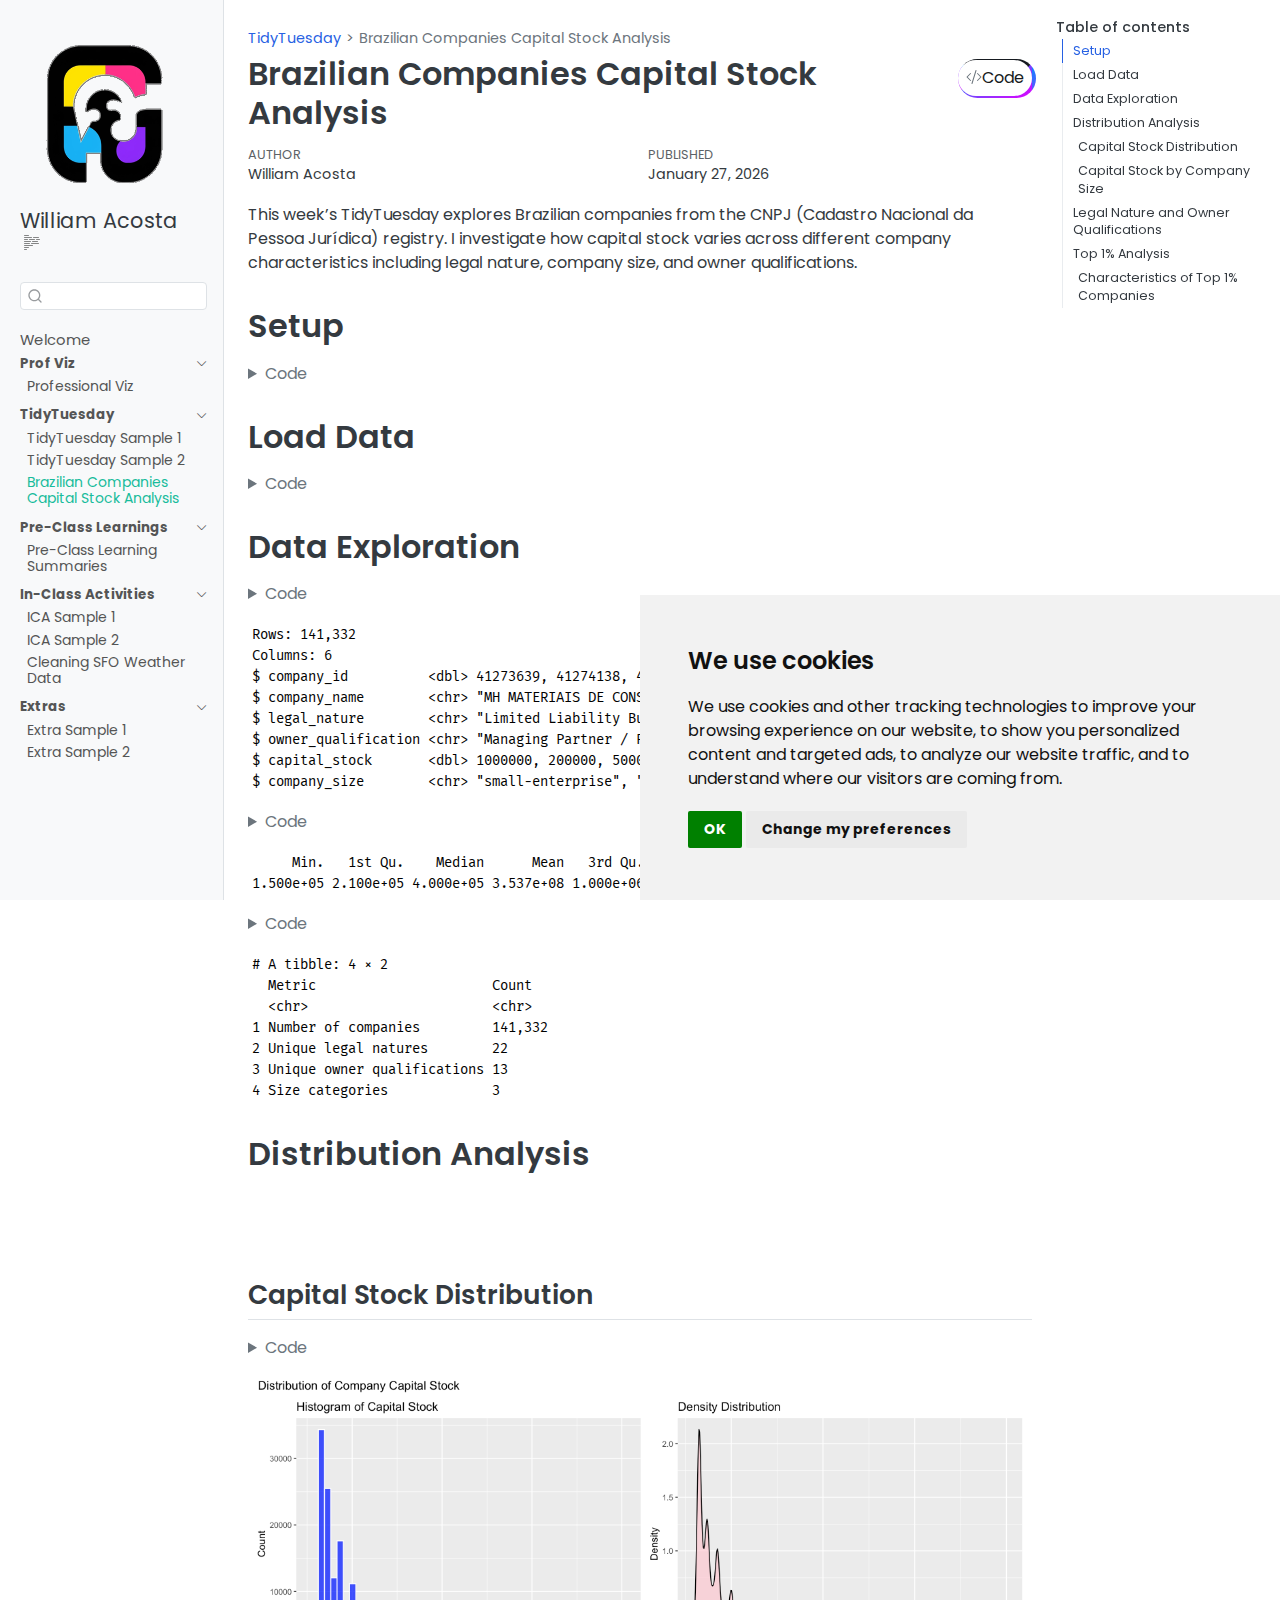
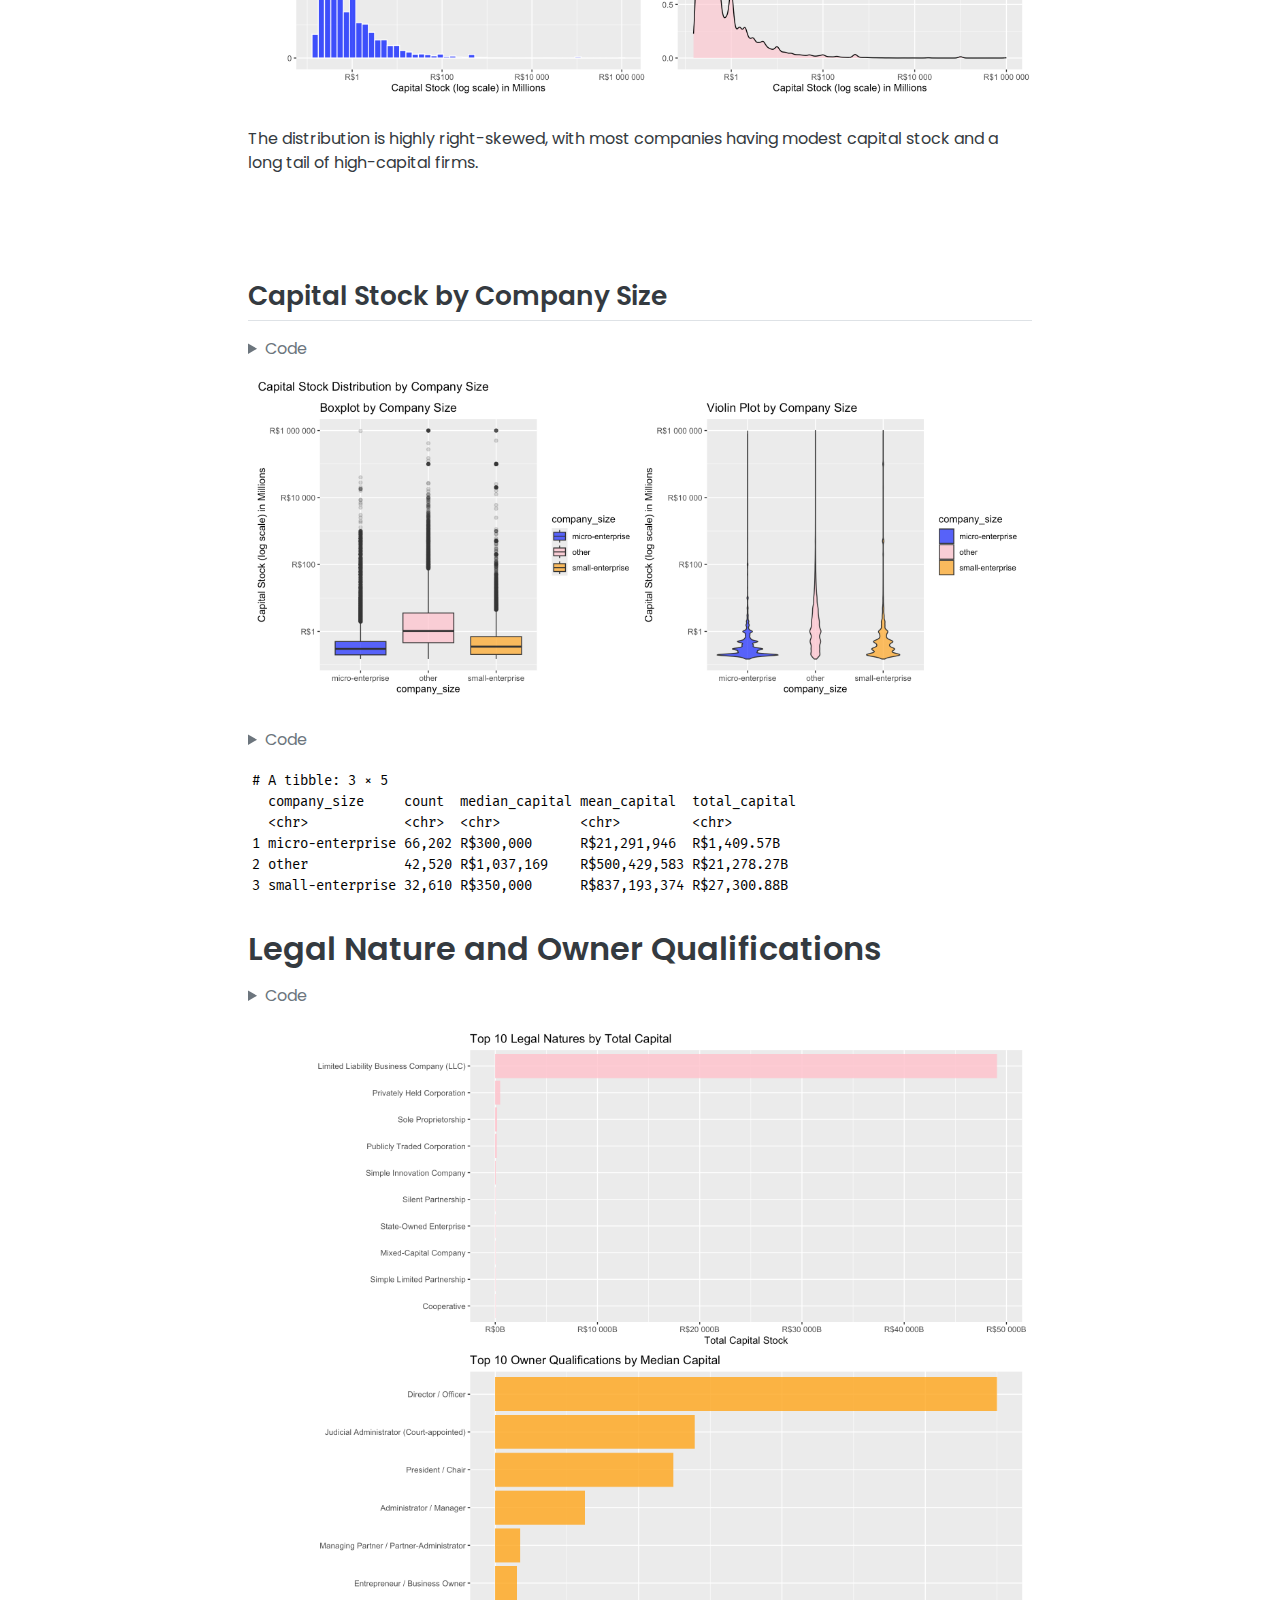
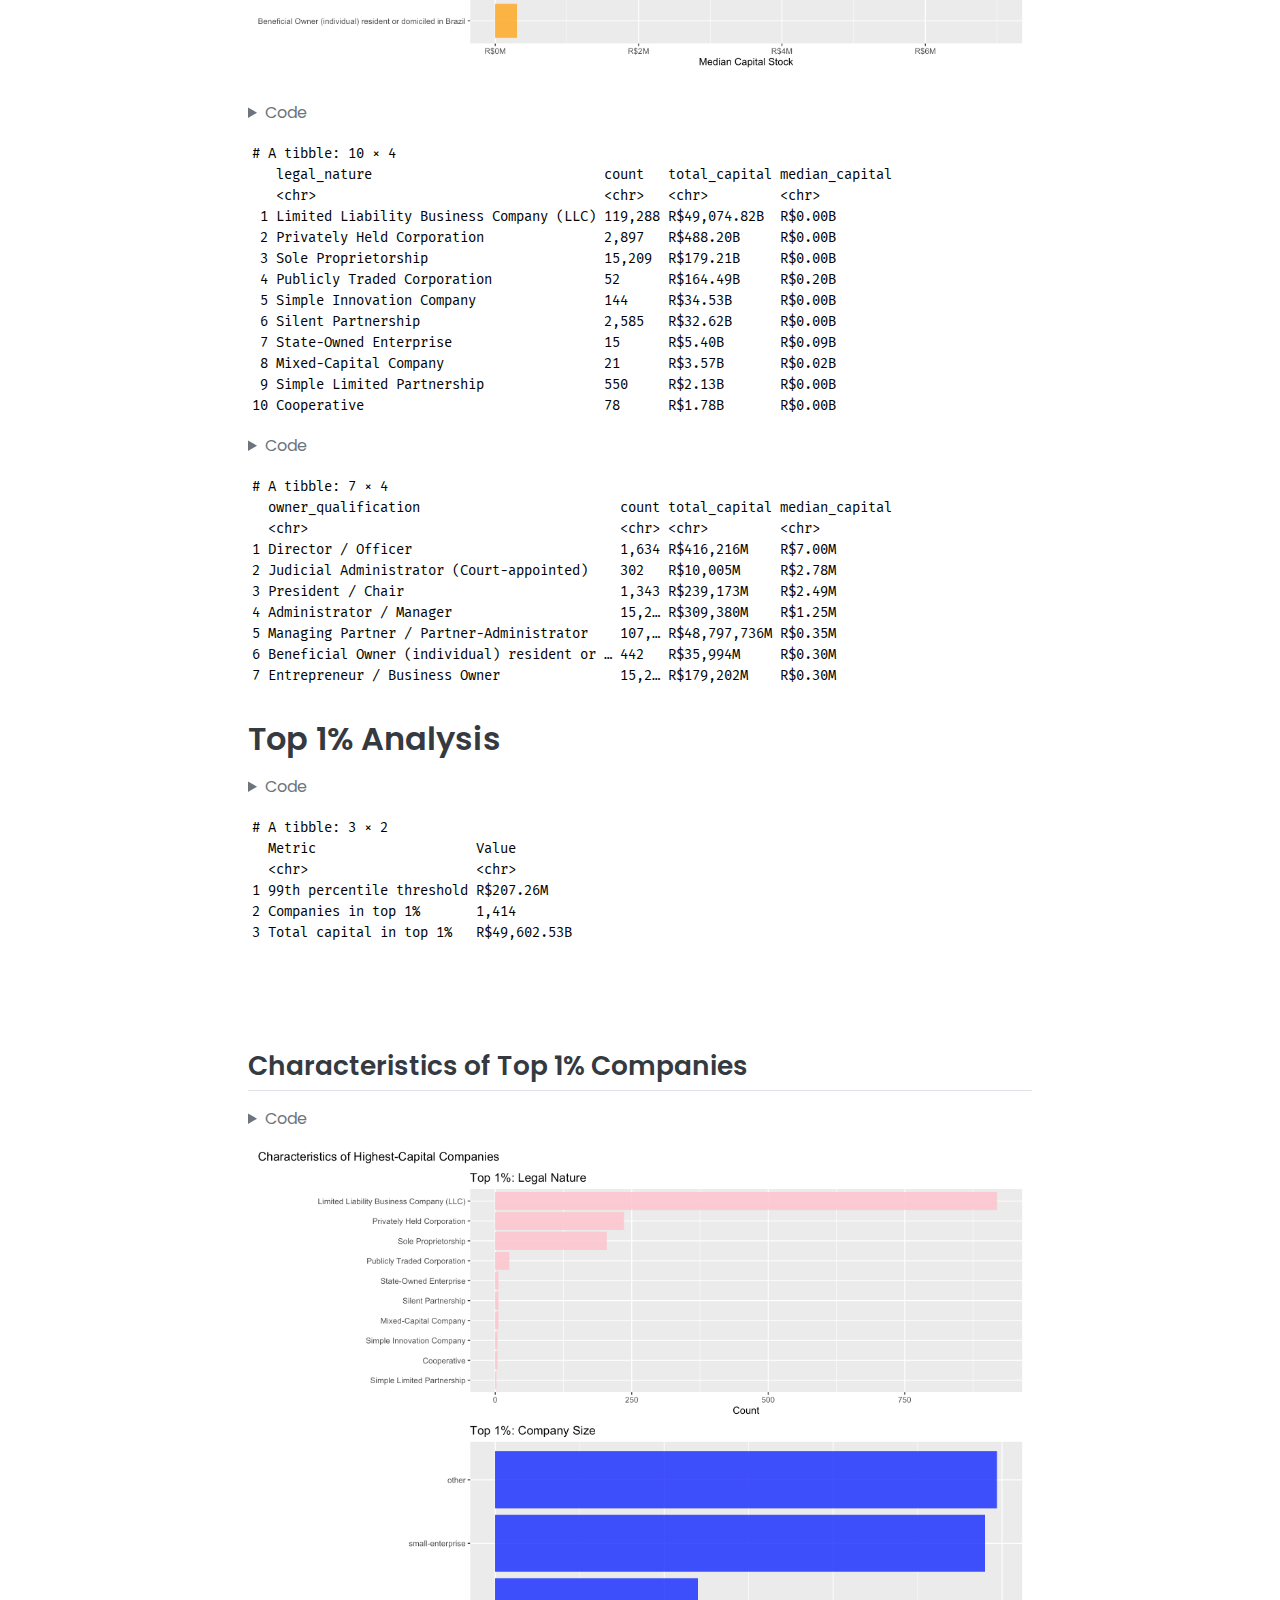
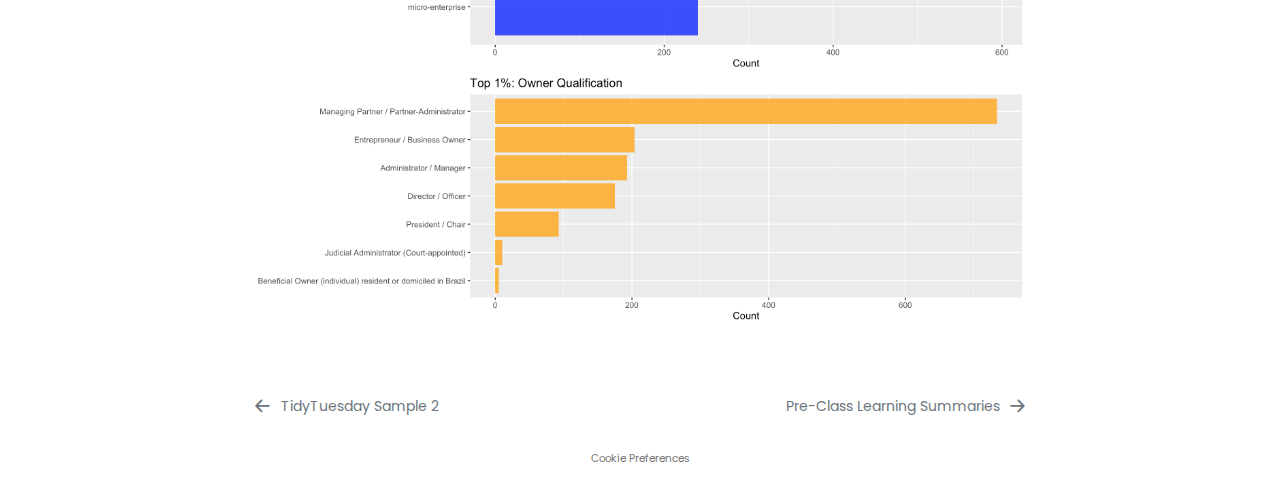
<file: tt/tt-01-27.html>
<!DOCTYPE html>
<html xmlns="http://www.w3.org/1999/xhtml" lang="en" xml:lang="en"><head>
<meta http-equiv="Content-Type" content="text/html; charset=UTF-8">
<meta charset="utf-8">
<meta name="generator" content="quarto-1.8.25">
<meta name="viewport" content="width=device-width, initial-scale=1.0, user-scalable=yes">
<meta name="author" content="William Acosta">
<meta name="dcterms.date" content="2026-01-27">
<title>Brazilian Companies Capital Stock Analysis – COMP/STAT212 Portfolio</title>
<style>
code{white-space: pre-wrap;}
span.smallcaps{font-variant: small-caps;}
div.columns{display: flex; gap: min(4vw, 1.5em);}
div.column{flex: auto; overflow-x: auto;}
div.hanging-indent{margin-left: 1.5em; text-indent: -1.5em;}
ul.task-list{list-style: none;}
ul.task-list li input[type="checkbox"] {
  width: 0.8em;
  margin: 0 0.8em 0.2em -1em; /* quarto-specific, see https://github.com/quarto-dev/quarto-cli/issues/4556 */ 
  vertical-align: middle;
}
/* CSS for syntax highlighting */
html { -webkit-text-size-adjust: 100%; }
pre > code.sourceCode { white-space: pre; position: relative; }
pre > code.sourceCode > span { display: inline-block; line-height: 1.25; }
pre > code.sourceCode > span:empty { height: 1.2em; }
.sourceCode { overflow: visible; }
code.sourceCode > span { color: inherit; text-decoration: inherit; }
div.sourceCode { margin: 1em 0; }
pre.sourceCode { margin: 0; }
@media screen {
div.sourceCode { overflow: auto; }
}
@media print {
pre > code.sourceCode { white-space: pre-wrap; }
pre > code.sourceCode > span { text-indent: -5em; padding-left: 5em; }
}
pre.numberSource code
  { counter-reset: source-line 0; }
pre.numberSource code > span
  { position: relative; left: -4em; counter-increment: source-line; }
pre.numberSource code > span > a:first-child::before
  { content: counter(source-line);
    position: relative; left: -1em; text-align: right; vertical-align: baseline;
    border: none; display: inline-block;
    -webkit-touch-callout: none; -webkit-user-select: none;
    -khtml-user-select: none; -moz-user-select: none;
    -ms-user-select: none; user-select: none;
    padding: 0 4px; width: 4em;
  }
pre.numberSource { margin-left: 3em;  padding-left: 4px; }
div.sourceCode
  {   }
@media screen {
pre > code.sourceCode > span > a:first-child::before { text-decoration: underline; }
}
</style>

<script src="../site_libs/quarto-nav/quarto-nav.js"></script>
<script src="../site_libs/clipboard/clipboard.min.js"></script>
<script src="../site_libs/quarto-search/autocomplete.umd.js"></script>
<script src="../site_libs/quarto-search/fuse.min.js"></script>
<script src="../site_libs/quarto-search/quarto-search.js"></script>
<meta name="quarto:offset" content="../">
<link href="../pcl/pcl.html" rel="next">
<link href="../tt/2025-07-15.html" rel="prev">
<script src="../site_libs/cookie-consent/cookie-consent.js"></script>
<link href="../site_libs/cookie-consent/cookie-consent.css" rel="stylesheet">
<script src="../site_libs/quarto-html/quarto.js" type="module"></script>
<script src="../site_libs/quarto-html/tabsets/tabsets.js" type="module"></script>
<script src="../site_libs/quarto-html/axe/axe-check.js" type="module"></script>
<script src="../site_libs/quarto-html/popper.min.js"></script>
<script src="../site_libs/quarto-html/tippy.umd.min.js"></script>
<script src="../site_libs/quarto-html/anchor.min.js"></script>
<link href="../site_libs/quarto-html/tippy.css" rel="stylesheet">
<link href="../site_libs/quarto-html/quarto-syntax-highlighting-7b89279ff1a6dce999919e0e67d4d9ec.css" rel="stylesheet" id="quarto-text-highlighting-styles">
<script src="../site_libs/bootstrap/bootstrap.min.js"></script>
<link href="../site_libs/bootstrap/bootstrap-icons.css" rel="stylesheet">
<link href="../site_libs/bootstrap/bootstrap-d0047e22b7e2e904683f97b5597ae072.min.css" rel="stylesheet" append-hash="true" id="quarto-bootstrap" data-mode="light"><script id="quarto-search-options" type="application/json">{
  "location": "sidebar",
  "copy-button": false,
  "collapse-after": 3,
  "panel-placement": "start",
  "type": "textbox",
  "limit": 50,
  "keyboard-shortcut": [
    "f",
    "/",
    "s"
  ],
  "show-item-context": false,
  "language": {
    "search-no-results-text": "No results",
    "search-matching-documents-text": "matching documents",
    "search-copy-link-title": "Copy link to search",
    "search-hide-matches-text": "Hide additional matches",
    "search-more-match-text": "more match in this document",
    "search-more-matches-text": "more matches in this document",
    "search-clear-button-title": "Clear",
    "search-text-placeholder": "",
    "search-detached-cancel-button-title": "Cancel",
    "search-submit-button-title": "Submit",
    "search-label": "Search"
  }
}</script><script type="text/javascript" charset="UTF-8">
document.addEventListener('DOMContentLoaded', function () {
cookieconsent.run({
  "notice_banner_type":"simple",
  "consent_type":"implied",
  "palette":"light",
  "language":"en",
  "page_load_consent_levels":["strictly-necessary","functionality","tracking","targeting"],
  "notice_banner_reject_button_hide":false,
  "preferences_center_close_button_hide":false,
  "website_name":""
  ,
"language":"en"
  });
});
</script><style>html{ scroll-behavior: smooth; }</style>
<link rel="stylesheet" href="../style/custom.css">
</head>
<body class="nav-sidebar docked quarto-light">

<div id="quarto-search-results"></div>
  <header id="quarto-header" class="headroom fixed-top"><nav class="quarto-secondary-nav"><div class="container-fluid d-flex">
      <button type="button" class="quarto-btn-toggle btn" data-bs-toggle="collapse" role="button" data-bs-target=".quarto-sidebar-collapse-item" aria-controls="quarto-sidebar" aria-expanded="false" aria-label="Toggle sidebar navigation" onclick="if (window.quartoToggleHeadroom) { window.quartoToggleHeadroom(); }">
        <i class="bi bi-layout-text-sidebar-reverse"></i>
      </button>
        <nav class="quarto-page-breadcrumbs" aria-label="breadcrumb"><ol class="breadcrumb"><li class="breadcrumb-item"><a href="../tt/2025-07-08.html">TidyTuesday</a></li><li class="breadcrumb-item"><a href="../tt/tt-01-27.html"><span class="chapter-title">Brazilian Companies Capital Stock Analysis</span></a></li></ol></nav>
        <a class="flex-grow-1" role="navigation" data-bs-toggle="collapse" data-bs-target=".quarto-sidebar-collapse-item" aria-controls="quarto-sidebar" aria-expanded="false" aria-label="Toggle sidebar navigation" onclick="if (window.quartoToggleHeadroom) { window.quartoToggleHeadroom(); }">      
        </a>
      <button type="button" class="btn quarto-search-button" aria-label="Search" onclick="window.quartoOpenSearch();">
        <i class="bi bi-search"></i>
      </button>
    </div>
  </nav></header><!-- content --><div id="quarto-content" class="quarto-container page-columns page-rows-contents page-layout-full">
<!-- sidebar -->
  <nav id="quarto-sidebar" class="sidebar collapse collapse-horizontal quarto-sidebar-collapse-item sidebar-navigation docked overflow-auto"><div class="pt-lg-2 mt-2 text-left sidebar-header sidebar-header-stacked">
      <a href="../index.html" class="sidebar-logo-link">
      <img src="../assets/sidebar-logo.png" alt="Random negative space illustration" class="sidebar-logo light-content py-0 d-lg-inline d-none"><img src="../assets/sidebar-logo.png" alt="Random negative space illustration" class="sidebar-logo dark-content py-0 d-lg-inline d-none"></a>
    <div class="sidebar-title mb-0 py-0">
      <a href="../">William Acosta</a> 
        <div class="sidebar-tools-main">
  <a href="" class="quarto-reader-toggle quarto-navigation-tool px-1" onclick="window.quartoToggleReader(); return false;" title="Toggle reader mode">
  <div class="quarto-reader-toggle-btn">
  <i class="bi"></i>
  </div>
</a>
</div>
    </div>
      </div>
        <div class="mt-2 flex-shrink-0 align-items-center">
        <div class="sidebar-search">
        <div id="quarto-search" class="" title="Search"></div>
        </div>
        </div>
    <div class="sidebar-menu-container"> 
    <ul class="list-unstyled mt-1">
<li class="sidebar-item">
  <div class="sidebar-item-container"> 
  <a href="../index.html" class="sidebar-item-text sidebar-link"><span class="chapter-title">Welcome</span></a>
  </div>
</li>
        <li class="sidebar-item sidebar-item-section">
      <div class="sidebar-item-container"> 
            <a class="sidebar-item-text sidebar-link text-start" data-bs-toggle="collapse" data-bs-target="#quarto-sidebar-section-1" role="navigation" aria-expanded="true">
 <span class="menu-text">Prof Viz</span></a>
          <a class="sidebar-item-toggle text-start" data-bs-toggle="collapse" data-bs-target="#quarto-sidebar-section-1" role="navigation" aria-expanded="true" aria-label="Toggle section">
            <i class="bi bi-chevron-right ms-2"></i>
          </a> 
      </div>
      <ul id="quarto-sidebar-section-1" class="collapse list-unstyled sidebar-section depth1 show">
<li class="sidebar-item">
  <div class="sidebar-item-container"> 
  <a href="../pv/pv-01.html" class="sidebar-item-text sidebar-link"><span class="chapter-title">Professional Viz</span></a>
  </div>
</li>
      </ul>
</li>
        <li class="sidebar-item sidebar-item-section">
      <div class="sidebar-item-container"> 
            <a class="sidebar-item-text sidebar-link text-start" data-bs-toggle="collapse" data-bs-target="#quarto-sidebar-section-2" role="navigation" aria-expanded="true">
 <span class="menu-text">TidyTuesday</span></a>
          <a class="sidebar-item-toggle text-start" data-bs-toggle="collapse" data-bs-target="#quarto-sidebar-section-2" role="navigation" aria-expanded="true" aria-label="Toggle section">
            <i class="bi bi-chevron-right ms-2"></i>
          </a> 
      </div>
      <ul id="quarto-sidebar-section-2" class="collapse list-unstyled sidebar-section depth1 show">
<li class="sidebar-item">
  <div class="sidebar-item-container"> 
  <a href="../tt/2025-07-08.html" class="sidebar-item-text sidebar-link"><span class="chapter-title">TidyTuesday Sample 1</span></a>
  </div>
</li>
          <li class="sidebar-item">
  <div class="sidebar-item-container"> 
  <a href="../tt/2025-07-15.html" class="sidebar-item-text sidebar-link"><span class="chapter-title">TidyTuesday Sample 2</span></a>
  </div>
</li>
          <li class="sidebar-item">
  <div class="sidebar-item-container"> 
  <a href="../tt/tt-01-27.html" class="sidebar-item-text sidebar-link active"><span class="chapter-title">Brazilian Companies Capital Stock Analysis</span></a>
  </div>
</li>
      </ul>
</li>
        <li class="sidebar-item sidebar-item-section">
      <div class="sidebar-item-container"> 
            <a class="sidebar-item-text sidebar-link text-start" data-bs-toggle="collapse" data-bs-target="#quarto-sidebar-section-3" role="navigation" aria-expanded="true">
 <span class="menu-text">Pre-Class Learnings</span></a>
          <a class="sidebar-item-toggle text-start" data-bs-toggle="collapse" data-bs-target="#quarto-sidebar-section-3" role="navigation" aria-expanded="true" aria-label="Toggle section">
            <i class="bi bi-chevron-right ms-2"></i>
          </a> 
      </div>
      <ul id="quarto-sidebar-section-3" class="collapse list-unstyled sidebar-section depth1 show">
<li class="sidebar-item">
  <div class="sidebar-item-container"> 
  <a href="../pcl/pcl.html" class="sidebar-item-text sidebar-link"><span class="chapter-title">Pre-Class Learning Summaries</span></a>
  </div>
</li>
      </ul>
</li>
        <li class="sidebar-item sidebar-item-section">
      <div class="sidebar-item-container"> 
            <a class="sidebar-item-text sidebar-link text-start" data-bs-toggle="collapse" data-bs-target="#quarto-sidebar-section-4" role="navigation" aria-expanded="true">
 <span class="menu-text">In-Class Activities</span></a>
          <a class="sidebar-item-toggle text-start" data-bs-toggle="collapse" data-bs-target="#quarto-sidebar-section-4" role="navigation" aria-expanded="true" aria-label="Toggle section">
            <i class="bi bi-chevron-right ms-2"></i>
          </a> 
      </div>
      <ul id="quarto-sidebar-section-4" class="collapse list-unstyled sidebar-section depth1 show">
<li class="sidebar-item">
  <div class="sidebar-item-container"> 
  <a href="../ica/ica-sample1.html" class="sidebar-item-text sidebar-link"><span class="chapter-title">ICA Sample 1</span></a>
  </div>
</li>
          <li class="sidebar-item">
  <div class="sidebar-item-container"> 
  <a href="../ica/ica-sample2.html" class="sidebar-item-text sidebar-link"><span class="chapter-title">ICA Sample 2</span></a>
  </div>
</li>
          <li class="sidebar-item">
  <div class="sidebar-item-container"> 
  <a href="../ica/cleaning.html" class="sidebar-item-text sidebar-link"><span class="chapter-title">Cleaning SFO Weather Data</span></a>
  </div>
</li>
      </ul>
</li>
        <li class="sidebar-item sidebar-item-section">
      <div class="sidebar-item-container"> 
            <a class="sidebar-item-text sidebar-link text-start" data-bs-toggle="collapse" data-bs-target="#quarto-sidebar-section-5" role="navigation" aria-expanded="true">
 <span class="menu-text">Extras</span></a>
          <a class="sidebar-item-toggle text-start" data-bs-toggle="collapse" data-bs-target="#quarto-sidebar-section-5" role="navigation" aria-expanded="true" aria-label="Toggle section">
            <i class="bi bi-chevron-right ms-2"></i>
          </a> 
      </div>
      <ul id="quarto-sidebar-section-5" class="collapse list-unstyled sidebar-section depth1 show">
<li class="sidebar-item">
  <div class="sidebar-item-container"> 
  <a href="../extra/extra-sample1.html" class="sidebar-item-text sidebar-link"><span class="chapter-title">Extra Sample 1</span></a>
  </div>
</li>
          <li class="sidebar-item">
  <div class="sidebar-item-container"> 
  <a href="../extra/extra-sample2.html" class="sidebar-item-text sidebar-link"><span class="chapter-title">Extra Sample 2</span></a>
  </div>
</li>
      </ul>
</li>
    </ul>
</div>
</nav><div id="quarto-sidebar-glass" class="quarto-sidebar-collapse-item" data-bs-toggle="collapse" data-bs-target=".quarto-sidebar-collapse-item"></div>
<!-- margin-sidebar -->
    <div id="quarto-margin-sidebar" class="sidebar margin-sidebar">
        <nav id="TOC" role="doc-toc" class="toc-active" data-toc-expanded="99"><h2 id="toc-title">Table of contents</h2>
   
  <ul>
<li><a href="#setup" id="toc-setup" class="nav-link active" data-scroll-target="#setup">Setup</a></li>
  <li><a href="#load-data" id="toc-load-data" class="nav-link" data-scroll-target="#load-data">Load Data</a></li>
  <li><a href="#data-exploration" id="toc-data-exploration" class="nav-link" data-scroll-target="#data-exploration">Data Exploration</a></li>
  <li>
<a href="#distribution-analysis" id="toc-distribution-analysis" class="nav-link" data-scroll-target="#distribution-analysis">Distribution Analysis</a>
  <ul class="collapse">
<li><a href="#capital-stock-distribution" id="toc-capital-stock-distribution" class="nav-link" data-scroll-target="#capital-stock-distribution">Capital Stock Distribution</a></li>
  <li><a href="#capital-stock-by-company-size" id="toc-capital-stock-by-company-size" class="nav-link" data-scroll-target="#capital-stock-by-company-size">Capital Stock by Company Size</a></li>
  </ul>
</li>
  <li><a href="#legal-nature-and-owner-qualifications" id="toc-legal-nature-and-owner-qualifications" class="nav-link" data-scroll-target="#legal-nature-and-owner-qualifications">Legal Nature and Owner Qualifications</a></li>
  <li>
<a href="#top-1-analysis" id="toc-top-1-analysis" class="nav-link" data-scroll-target="#top-1-analysis">Top 1% Analysis</a>
  <ul class="collapse">
<li><a href="#characteristics-of-top-1-companies" id="toc-characteristics-of-top-1-companies" class="nav-link" data-scroll-target="#characteristics-of-top-1-companies">Characteristics of Top 1% Companies</a></li>
  </ul>
</li>
  </ul></nav>
    </div>
<!-- main -->
<main class="content column-body" id="quarto-document-content"><header id="title-block-header" class="quarto-title-block default"><nav class="quarto-page-breadcrumbs quarto-title-breadcrumbs d-none d-lg-block" aria-label="breadcrumb"><ol class="breadcrumb"><li class="breadcrumb-item"><a href="../tt/2025-07-08.html">TidyTuesday</a></li><li class="breadcrumb-item"><a href="../tt/tt-01-27.html"><span class="chapter-title">Brazilian Companies Capital Stock Analysis</span></a></li></ol></nav><div class="quarto-title">
<div class="quarto-title-block"><div><h1 class="title"><span class="chapter-title">Brazilian Companies Capital Stock Analysis</span></h1><button type="button" class="btn code-tools-button dropdown-toggle" id="quarto-code-tools-menu" data-bs-toggle="dropdown" aria-expanded="false"><i class="bi"></i> Code</button><ul class="dropdown-menu dropdown-menu-end" aria-labelelledby="quarto-code-tools-menu"><li><a id="quarto-show-all-code" class="dropdown-item" href="javascript:void(0)" role="button">Show All Code</a></li><li><a id="quarto-hide-all-code" class="dropdown-item" href="javascript:void(0)" role="button">Hide All Code</a></li><li><hr class="dropdown-divider"></li><li><a id="quarto-view-source" class="dropdown-item" href="javascript:void(0)" role="button">View Source</a></li></ul></div></div>
</div>



<div class="quarto-title-meta column-body">

    <div>
    <div class="quarto-title-meta-heading">Author</div>
    <div class="quarto-title-meta-contents">
             <p>William Acosta </p>
          </div>
  </div>
    
    <div>
    <div class="quarto-title-meta-heading">Published</div>
    <div class="quarto-title-meta-contents">
      <p class="date">January 27, 2026</p>
    </div>
  </div>
  
    
  </div>
  


</header><p>This week’s TidyTuesday explores Brazilian companies from the CNPJ (Cadastro Nacional da Pessoa Jurídica) registry. I investigate how capital stock varies across different company characteristics including legal nature, company size, and owner qualifications.</p>
<section id="setup" class="level1"><h1>Setup</h1>
<div class="cell">
<details class="code-fold"><summary>Code</summary><div class="code-copy-outer-scaffold"><div class="sourceCode cell-code" id="cb1"><pre class="sourceCode numberSource r number-lines code-with-copy"><code class="sourceCode r"><span id="cb1-1"><a href="#cb1-1"></a><span class="fu">library</span>(tidyverse)</span>
<span id="cb1-2"><a href="#cb1-2"></a><span class="fu">library</span>(scales)</span>
<span id="cb1-3"><a href="#cb1-3"></a><span class="fu">library</span>(patchwork)</span>
<span id="cb1-4"><a href="#cb1-4"></a></span>
<span id="cb1-5"><a href="#cb1-5"></a>my_colors <span class="ot">&lt;-</span> <span class="fu">c</span>(<span class="st">"blue"</span>, <span class="st">"pink"</span>, <span class="st">"orange"</span>, <span class="st">"green"</span>)</span></code></pre></div><button title="Copy to Clipboard" class="code-copy-button"><i class="bi"></i></button></div>
</details>
</div>
</section><section id="load-data" class="level1"><h1>Load Data</h1>
<div class="cell">
<details class="code-fold"><summary>Code</summary><div class="code-copy-outer-scaffold"><div class="sourceCode cell-code" id="cb2"><pre class="sourceCode numberSource r number-lines code-with-copy"><code class="sourceCode r"><span id="cb2-1"><a href="#cb2-1"></a>tuesdata <span class="ot">&lt;-</span> tidytuesdayR<span class="sc">::</span><span class="fu">tt_load</span>(<span class="dv">2026</span>, <span class="at">week =</span> <span class="dv">4</span>)</span>
<span id="cb2-2"><a href="#cb2-2"></a></span>
<span id="cb2-3"><a href="#cb2-3"></a>companies <span class="ot">&lt;-</span> tuesdata<span class="sc">$</span>companies</span>
<span id="cb2-4"><a href="#cb2-4"></a>legal_nature <span class="ot">&lt;-</span> tuesdata<span class="sc">$</span>legal_nature</span>
<span id="cb2-5"><a href="#cb2-5"></a>qualifications <span class="ot">&lt;-</span> tuesdata<span class="sc">$</span>qualifications</span>
<span id="cb2-6"><a href="#cb2-6"></a>size <span class="ot">&lt;-</span> tuesdata<span class="sc">$</span>size</span></code></pre></div><button title="Copy to Clipboard" class="code-copy-button"><i class="bi"></i></button></div>
</details>
</div>
</section><section id="data-exploration" class="level1"><h1>Data Exploration</h1>
<div class="cell">
<details class="code-fold"><summary>Code</summary><div class="code-copy-outer-scaffold"><div class="sourceCode cell-code" id="cb3"><pre class="sourceCode numberSource r number-lines code-with-copy"><code class="sourceCode r"><span id="cb3-1"><a href="#cb3-1"></a><span class="fu">glimpse</span>(companies)</span></code></pre></div><button title="Copy to Clipboard" class="code-copy-button"><i class="bi"></i></button></div>
</details><div class="cell-output cell-output-stdout">
<pre><code>Rows: 141,332
Columns: 6
$ company_id          &lt;dbl&gt; 41273639, 41274138, 41274505, 41274745, 41274856, …
$ company_name        &lt;chr&gt; "MH MATERIAIS DE CONSTRUCAO LTDA", "CLINICA ESTETI…
$ legal_nature        &lt;chr&gt; "Limited Liability Business Company (LLC)", "Limit…
$ owner_qualification &lt;chr&gt; "Managing Partner / Partner-Administrator", "Manag…
$ capital_stock       &lt;dbl&gt; 1000000, 200000, 500000, 159600, 200000, 300000, 1…
$ company_size        &lt;chr&gt; "small-enterprise", "micro-enterprise", "small-ent…</code></pre>
</div>
<details class="code-fold"><summary>Code</summary><div class="code-copy-outer-scaffold"><div class="sourceCode cell-code" id="cb5"><pre class="sourceCode numberSource r number-lines code-with-copy"><code class="sourceCode r"><span id="cb5-1"><a href="#cb5-1"></a><span class="fu">summary</span>(companies<span class="sc">$</span>capital_stock)</span></code></pre></div><button title="Copy to Clipboard" class="code-copy-button"><i class="bi"></i></button></div>
</details><div class="cell-output cell-output-stdout">
<pre><code>     Min.   1st Qu.    Median      Mean   3rd Qu.      Max. 
1.500e+05 2.100e+05 4.000e+05 3.537e+08 1.000e+06 1.000e+12 </code></pre>
</div>
</div>
<div class="cell">
<details class="code-fold"><summary>Code</summary><div class="code-copy-outer-scaffold"><div class="sourceCode cell-code" id="cb7"><pre class="sourceCode numberSource r number-lines code-with-copy"><code class="sourceCode r"><span id="cb7-1"><a href="#cb7-1"></a><span class="fu">tibble</span>(</span>
<span id="cb7-2"><a href="#cb7-2"></a>  <span class="at">Metric =</span> <span class="fu">c</span>(<span class="st">"Number of companies"</span>, </span>
<span id="cb7-3"><a href="#cb7-3"></a>             <span class="st">"Unique legal natures"</span>, </span>
<span id="cb7-4"><a href="#cb7-4"></a>             <span class="st">"Unique owner qualifications"</span>, </span>
<span id="cb7-5"><a href="#cb7-5"></a>             <span class="st">"Size categories"</span>),</span>
<span id="cb7-6"><a href="#cb7-6"></a>  <span class="at">Count =</span> <span class="fu">comma</span>(<span class="fu">c</span>(<span class="fu">nrow</span>(companies),</span>
<span id="cb7-7"><a href="#cb7-7"></a>            <span class="fu">n_distinct</span>(companies<span class="sc">$</span>legal_nature),</span>
<span id="cb7-8"><a href="#cb7-8"></a>            <span class="fu">n_distinct</span>(companies<span class="sc">$</span>owner_qualification),</span>
<span id="cb7-9"><a href="#cb7-9"></a>            <span class="fu">n_distinct</span>(companies<span class="sc">$</span>company_size)))</span>
<span id="cb7-10"><a href="#cb7-10"></a>)</span></code></pre></div><button title="Copy to Clipboard" class="code-copy-button"><i class="bi"></i></button></div>
</details><div class="cell-output cell-output-stdout">
<pre><code># A tibble: 4 × 2
  Metric                      Count  
  &lt;chr&gt;                       &lt;chr&gt;  
1 Number of companies         141,332
2 Unique legal natures        22     
3 Unique owner qualifications 13     
4 Size categories             3      </code></pre>
</div>
</div>
</section><section id="distribution-analysis" class="level1"><h1>Distribution Analysis</h1>
<section id="capital-stock-distribution" class="level2"><h2 class="anchored" data-anchor-id="capital-stock-distribution">Capital Stock Distribution</h2>
<div class="cell">
<details class="code-fold"><summary>Code</summary><div class="code-copy-outer-scaffold"><div class="sourceCode cell-code" id="cb9"><pre class="sourceCode numberSource r number-lines code-with-copy"><code class="sourceCode r"><span id="cb9-1"><a href="#cb9-1"></a>(<span class="fu">ggplot</span>(<span class="at">data =</span> companies, <span class="fu">aes</span>(<span class="at">x =</span> capital_stock)) <span class="sc">+</span></span>
<span id="cb9-2"><a href="#cb9-2"></a>  <span class="fu">geom_histogram</span>(<span class="at">bins =</span> <span class="dv">50</span>, <span class="at">fill =</span> my_colors[<span class="dv">1</span>], <span class="at">alpha =</span> <span class="fl">0.8</span>, <span class="at">color =</span> <span class="st">"white"</span>) <span class="sc">+</span></span>
<span id="cb9-3"><a href="#cb9-3"></a>  <span class="fu">scale_x_log10</span>(<span class="at">labels =</span> <span class="fu">label_number</span>(<span class="at">scale =</span> <span class="fl">1e-6</span>, <span class="at">suffix =</span> <span class="st">"M"</span>, <span class="at">prefix =</span> <span class="st">"R$"</span>)) <span class="sc">+</span></span>
<span id="cb9-4"><a href="#cb9-4"></a>  <span class="fu">labs</span>(<span class="at">title =</span> <span class="st">"Histogram of Capital Stock"</span>,</span>
<span id="cb9-5"><a href="#cb9-5"></a>       <span class="at">x =</span> <span class="st">"Capital Stock (log scale)"</span>,</span>
<span id="cb9-6"><a href="#cb9-6"></a>       <span class="at">y =</span> <span class="st">"Count"</span>)) <span class="sc">+</span></span>
<span id="cb9-7"><a href="#cb9-7"></a></span>
<span id="cb9-8"><a href="#cb9-8"></a>(<span class="fu">ggplot</span>(<span class="at">data =</span> companies, <span class="fu">aes</span>(<span class="at">x =</span> capital_stock)) <span class="sc">+</span></span>
<span id="cb9-9"><a href="#cb9-9"></a>  <span class="fu">geom_density</span>(<span class="at">fill =</span> my_colors[<span class="dv">2</span>], <span class="at">alpha =</span> <span class="fl">0.6</span>) <span class="sc">+</span></span>
<span id="cb9-10"><a href="#cb9-10"></a>  <span class="fu">scale_x_log10</span>(<span class="at">labels =</span> <span class="fu">label_number</span>(<span class="at">scale =</span> <span class="fl">1e-6</span>, <span class="at">suffix =</span> <span class="st">"M"</span>, <span class="at">prefix =</span> <span class="st">"R$"</span>)) <span class="sc">+</span></span>
<span id="cb9-11"><a href="#cb9-11"></a>  <span class="fu">labs</span>(<span class="at">title =</span> <span class="st">"Density Distribution"</span>,</span>
<span id="cb9-12"><a href="#cb9-12"></a>       <span class="at">x =</span> <span class="st">"Capital Stock (log scale)"</span>,</span>
<span id="cb9-13"><a href="#cb9-13"></a>       <span class="at">y =</span> <span class="st">"Density"</span>)) <span class="sc">+</span></span>
<span id="cb9-14"><a href="#cb9-14"></a></span>
<span id="cb9-15"><a href="#cb9-15"></a><span class="fu">plot_annotation</span>(</span>
<span id="cb9-16"><a href="#cb9-16"></a>  <span class="at">title =</span> <span class="st">"Distribution of Company Capital Stock"</span></span>
<span id="cb9-17"><a href="#cb9-17"></a>)</span></code></pre></div><button title="Copy to Clipboard" class="code-copy-button"><i class="bi"></i></button></div>
</details><div class="cell-output-display">
<div>
<figure class="figure"><p><img src="tt-01-27_files/figure-html/unnamed-chunk-5-1.png" class="img-fluid figure-img" width="1152"></p>
</figure>
</div>
</div>
</div>
<p>The distribution is highly right-skewed, with most companies having modest capital stock and a long tail of high-capital firms.</p>
</section><section id="capital-stock-by-company-size" class="level2"><h2 class="anchored" data-anchor-id="capital-stock-by-company-size">Capital Stock by Company Size</h2>
<div class="cell">
<details class="code-fold"><summary>Code</summary><div class="code-copy-outer-scaffold"><div class="sourceCode cell-code" id="cb10"><pre class="sourceCode numberSource r number-lines code-with-copy"><code class="sourceCode r"><span id="cb10-1"><a href="#cb10-1"></a>(<span class="fu">ggplot</span>(<span class="at">data =</span> companies <span class="sc">%&gt;%</span> <span class="fu">filter</span>(<span class="sc">!</span><span class="fu">is.na</span>(company_size)), </span>
<span id="cb10-2"><a href="#cb10-2"></a>        <span class="fu">aes</span>(<span class="at">x =</span> company_size, <span class="at">y =</span> capital_stock, <span class="at">fill =</span> company_size)) <span class="sc">+</span></span>
<span id="cb10-3"><a href="#cb10-3"></a>  <span class="fu">geom_boxplot</span>(<span class="at">alpha =</span> <span class="fl">0.7</span>, <span class="at">outlier.alpha =</span> <span class="fl">0.2</span>) <span class="sc">+</span></span>
<span id="cb10-4"><a href="#cb10-4"></a>  <span class="fu">scale_y_log10</span>(<span class="at">labels =</span> <span class="fu">label_number</span>(<span class="at">scale =</span> <span class="fl">1e-6</span>, <span class="at">suffix =</span> <span class="st">"M"</span>, <span class="at">prefix =</span> <span class="st">"R$"</span>)) <span class="sc">+</span></span>
<span id="cb10-5"><a href="#cb10-5"></a>  <span class="fu">scale_fill_manual</span>(<span class="at">values =</span> my_colors) <span class="sc">+</span></span>
<span id="cb10-6"><a href="#cb10-6"></a>  <span class="fu">labs</span>(<span class="at">title =</span> <span class="st">"Boxplot by Company Size"</span>,</span>
<span id="cb10-7"><a href="#cb10-7"></a>       <span class="at">x =</span> <span class="cn">NULL</span>,</span>
<span id="cb10-8"><a href="#cb10-8"></a>       <span class="at">y =</span> <span class="st">"Capital Stock (log scale)"</span>) <span class="sc">+</span></span>
<span id="cb10-9"><a href="#cb10-9"></a>  <span class="fu">theme</span>(<span class="at">legend.position =</span> <span class="st">"none"</span>)) <span class="sc">+</span></span>
<span id="cb10-10"><a href="#cb10-10"></a></span>
<span id="cb10-11"><a href="#cb10-11"></a>(<span class="fu">ggplot</span>(<span class="at">data =</span> companies <span class="sc">%&gt;%</span> <span class="fu">filter</span>(<span class="sc">!</span><span class="fu">is.na</span>(company_size)), </span>
<span id="cb10-12"><a href="#cb10-12"></a>        <span class="fu">aes</span>(<span class="at">x =</span> company_size, <span class="at">y =</span> capital_stock, <span class="at">fill =</span> company_size)) <span class="sc">+</span></span>
<span id="cb10-13"><a href="#cb10-13"></a>  <span class="fu">geom_violin</span>(<span class="at">alpha =</span> <span class="fl">0.7</span>) <span class="sc">+</span></span>
<span id="cb10-14"><a href="#cb10-14"></a>  <span class="fu">scale_y_log10</span>(<span class="at">labels =</span> <span class="fu">label_number</span>(<span class="at">scale =</span> <span class="fl">1e-6</span>, <span class="at">suffix =</span> <span class="st">"M"</span>, <span class="at">prefix =</span> <span class="st">"R$"</span>)) <span class="sc">+</span></span>
<span id="cb10-15"><a href="#cb10-15"></a>  <span class="fu">scale_fill_manual</span>(<span class="at">values =</span> my_colors) <span class="sc">+</span></span>
<span id="cb10-16"><a href="#cb10-16"></a>  <span class="fu">labs</span>(<span class="at">title =</span> <span class="st">"Violin Plot by Company Size"</span>,</span>
<span id="cb10-17"><a href="#cb10-17"></a>       <span class="at">x =</span> <span class="cn">NULL</span>,</span>
<span id="cb10-18"><a href="#cb10-18"></a>       <span class="at">y =</span> <span class="st">"Capital Stock (log scale)"</span>) <span class="sc">+</span></span>
<span id="cb10-19"><a href="#cb10-19"></a>  <span class="fu">theme</span>(<span class="at">legend.position =</span> <span class="st">"none"</span>)) <span class="sc">+</span></span>
<span id="cb10-20"><a href="#cb10-20"></a></span>
<span id="cb10-21"><a href="#cb10-21"></a><span class="fu">plot_annotation</span>(</span>
<span id="cb10-22"><a href="#cb10-22"></a>  <span class="at">title =</span> <span class="st">"Capital Stock Distribution by Company Size"</span></span>
<span id="cb10-23"><a href="#cb10-23"></a>)</span></code></pre></div><button title="Copy to Clipboard" class="code-copy-button"><i class="bi"></i></button></div>
</details><div class="cell-output-display">
<div>
<figure class="figure"><p><img src="tt-01-27_files/figure-html/unnamed-chunk-6-1.png" class="img-fluid figure-img" width="1152"></p>
</figure>
</div>
</div>
</div>
<div class="cell">
<details class="code-fold"><summary>Code</summary><div class="code-copy-outer-scaffold"><div class="sourceCode cell-code" id="cb11"><pre class="sourceCode numberSource r number-lines code-with-copy"><code class="sourceCode r"><span id="cb11-1"><a href="#cb11-1"></a>companies <span class="sc">%&gt;%</span></span>
<span id="cb11-2"><a href="#cb11-2"></a>  <span class="fu">filter</span>(<span class="sc">!</span><span class="fu">is.na</span>(company_size)) <span class="sc">%&gt;%</span></span>
<span id="cb11-3"><a href="#cb11-3"></a>  <span class="fu">group_by</span>(company_size) <span class="sc">%&gt;%</span></span>
<span id="cb11-4"><a href="#cb11-4"></a>  <span class="fu">summarise</span>(</span>
<span id="cb11-5"><a href="#cb11-5"></a>    <span class="at">count =</span> <span class="fu">comma</span>(<span class="fu">n</span>()),</span>
<span id="cb11-6"><a href="#cb11-6"></a>    <span class="at">median_capital =</span> <span class="fu">dollar</span>(<span class="fu">median</span>(capital_stock), <span class="at">prefix =</span> <span class="st">"R$"</span>),</span>
<span id="cb11-7"><a href="#cb11-7"></a>    <span class="at">mean_capital =</span> <span class="fu">dollar</span>(<span class="fu">mean</span>(capital_stock), <span class="at">prefix =</span> <span class="st">"R$"</span>),</span>
<span id="cb11-8"><a href="#cb11-8"></a>    <span class="at">total_capital =</span> <span class="fu">dollar</span>(<span class="fu">sum</span>(capital_stock), <span class="at">prefix =</span> <span class="st">"R$"</span>, <span class="at">scale =</span> <span class="fl">1e-9</span>, <span class="at">suffix =</span> <span class="st">"B"</span>)</span>
<span id="cb11-9"><a href="#cb11-9"></a>  )</span></code></pre></div><button title="Copy to Clipboard" class="code-copy-button"><i class="bi"></i></button></div>
</details><div class="cell-output cell-output-stdout">
<pre><code># A tibble: 3 × 5
  company_size     count  median_capital mean_capital  total_capital
  &lt;chr&gt;            &lt;chr&gt;  &lt;chr&gt;          &lt;chr&gt;         &lt;chr&gt;        
1 micro-enterprise 66,202 R$300,000      R$21,291,946  R$1,409.57B  
2 other            42,520 R$1,037,169    R$500,429,583 R$21,278.27B 
3 small-enterprise 32,610 R$350,000      R$837,193,374 R$27,300.88B </code></pre>
</div>
</div>
</section></section><section id="legal-nature-and-owner-qualifications" class="level1"><h1>Legal Nature and Owner Qualifications</h1>
<div class="cell">
<details class="code-fold"><summary>Code</summary><div class="code-copy-outer-scaffold"><div class="sourceCode cell-code" id="cb13"><pre class="sourceCode numberSource r number-lines code-with-copy"><code class="sourceCode r"><span id="cb13-1"><a href="#cb13-1"></a>top_legal <span class="ot">&lt;-</span> companies <span class="sc">%&gt;%</span></span>
<span id="cb13-2"><a href="#cb13-2"></a>  <span class="fu">filter</span>(<span class="sc">!</span><span class="fu">is.na</span>(legal_nature)) <span class="sc">%&gt;%</span></span>
<span id="cb13-3"><a href="#cb13-3"></a>  <span class="fu">group_by</span>(legal_nature) <span class="sc">%&gt;%</span></span>
<span id="cb13-4"><a href="#cb13-4"></a>  <span class="fu">summarise</span>(</span>
<span id="cb13-5"><a href="#cb13-5"></a>    <span class="at">count =</span> <span class="fu">n</span>(),</span>
<span id="cb13-6"><a href="#cb13-6"></a>    <span class="at">total_capital =</span> <span class="fu">sum</span>(capital_stock),</span>
<span id="cb13-7"><a href="#cb13-7"></a>    <span class="at">median_capital =</span> <span class="fu">median</span>(capital_stock)</span>
<span id="cb13-8"><a href="#cb13-8"></a>  ) <span class="sc">%&gt;%</span></span>
<span id="cb13-9"><a href="#cb13-9"></a>  <span class="fu">arrange</span>(<span class="fu">desc</span>(total_capital)) <span class="sc">%&gt;%</span></span>
<span id="cb13-10"><a href="#cb13-10"></a>  <span class="fu">slice_head</span>(<span class="at">n =</span> <span class="dv">10</span>)</span>
<span id="cb13-11"><a href="#cb13-11"></a></span>
<span id="cb13-12"><a href="#cb13-12"></a>top_qualifications <span class="ot">&lt;-</span> companies <span class="sc">%&gt;%</span></span>
<span id="cb13-13"><a href="#cb13-13"></a>  <span class="fu">filter</span>(<span class="sc">!</span><span class="fu">is.na</span>(owner_qualification)) <span class="sc">%&gt;%</span></span>
<span id="cb13-14"><a href="#cb13-14"></a>  <span class="fu">group_by</span>(owner_qualification) <span class="sc">%&gt;%</span></span>
<span id="cb13-15"><a href="#cb13-15"></a>  <span class="fu">summarise</span>(</span>
<span id="cb13-16"><a href="#cb13-16"></a>    <span class="at">count =</span> <span class="fu">n</span>(),</span>
<span id="cb13-17"><a href="#cb13-17"></a>    <span class="at">total_capital =</span> <span class="fu">sum</span>(capital_stock),</span>
<span id="cb13-18"><a href="#cb13-18"></a>    <span class="at">median_capital =</span> <span class="fu">median</span>(capital_stock)</span>
<span id="cb13-19"><a href="#cb13-19"></a>  ) <span class="sc">%&gt;%</span></span>
<span id="cb13-20"><a href="#cb13-20"></a>  <span class="fu">filter</span>(count <span class="sc">&gt;=</span> <span class="dv">100</span>) <span class="sc">%&gt;%</span></span>
<span id="cb13-21"><a href="#cb13-21"></a>  <span class="fu">arrange</span>(<span class="fu">desc</span>(median_capital)) <span class="sc">%&gt;%</span></span>
<span id="cb13-22"><a href="#cb13-22"></a>  <span class="fu">slice_head</span>(<span class="at">n =</span> <span class="dv">10</span>)</span>
<span id="cb13-23"><a href="#cb13-23"></a></span>
<span id="cb13-24"><a href="#cb13-24"></a>(<span class="fu">ggplot</span>(<span class="at">data =</span> top_legal, <span class="fu">aes</span>(<span class="at">x =</span> total_capital, <span class="at">y =</span> <span class="fu">reorder</span>(legal_nature, total_capital))) <span class="sc">+</span></span>
<span id="cb13-25"><a href="#cb13-25"></a>  <span class="fu">geom_col</span>(<span class="at">fill =</span> my_colors[<span class="dv">2</span>], <span class="at">alpha =</span> <span class="fl">0.8</span>) <span class="sc">+</span></span>
<span id="cb13-26"><a href="#cb13-26"></a>  <span class="fu">scale_x_continuous</span>(<span class="at">labels =</span> <span class="fu">label_number</span>(<span class="at">scale =</span> <span class="fl">1e-9</span>, <span class="at">suffix =</span> <span class="st">"B"</span>, <span class="at">prefix =</span> <span class="st">"R$"</span>)) <span class="sc">+</span></span>
<span id="cb13-27"><a href="#cb13-27"></a>  <span class="fu">labs</span>(<span class="at">title =</span> <span class="st">"Top 10 Legal Natures by Total Capital"</span>,</span>
<span id="cb13-28"><a href="#cb13-28"></a>       <span class="at">x =</span> <span class="st">"Total Capital Stock"</span>,</span>
<span id="cb13-29"><a href="#cb13-29"></a>       <span class="at">y =</span> <span class="cn">NULL</span>)) <span class="sc">/</span></span>
<span id="cb13-30"><a href="#cb13-30"></a></span>
<span id="cb13-31"><a href="#cb13-31"></a>(<span class="fu">ggplot</span>(<span class="at">data =</span> top_qualifications, <span class="fu">aes</span>(<span class="at">x =</span> median_capital, <span class="at">y =</span> <span class="fu">reorder</span>(owner_qualification, median_capital))) <span class="sc">+</span></span>
<span id="cb13-32"><a href="#cb13-32"></a>  <span class="fu">geom_col</span>(<span class="at">fill =</span> my_colors[<span class="dv">3</span>], <span class="at">alpha =</span> <span class="fl">0.8</span>) <span class="sc">+</span></span>
<span id="cb13-33"><a href="#cb13-33"></a>  <span class="fu">scale_x_continuous</span>(<span class="at">labels =</span> <span class="fu">label_number</span>(<span class="at">scale =</span> <span class="fl">1e-6</span>, <span class="at">suffix =</span> <span class="st">"M"</span>, <span class="at">prefix =</span> <span class="st">"R$"</span>)) <span class="sc">+</span></span>
<span id="cb13-34"><a href="#cb13-34"></a>  <span class="fu">labs</span>(<span class="at">title =</span> <span class="st">"Top 10 Owner Qualifications by Median Capital"</span>,</span>
<span id="cb13-35"><a href="#cb13-35"></a>       <span class="at">x =</span> <span class="st">"Median Capital Stock"</span>,</span>
<span id="cb13-36"><a href="#cb13-36"></a>       <span class="at">y =</span> <span class="cn">NULL</span>))</span></code></pre></div><button title="Copy to Clipboard" class="code-copy-button"><i class="bi"></i></button></div>
</details><div class="cell-output-display">
<div>
<figure class="figure"><p><img src="tt-01-27_files/figure-html/unnamed-chunk-8-1.png" class="img-fluid figure-img" width="1152"></p>
</figure>
</div>
</div>
</div>
<div class="cell">
<details class="code-fold"><summary>Code</summary><div class="code-copy-outer-scaffold"><div class="sourceCode cell-code" id="cb14"><pre class="sourceCode numberSource r number-lines code-with-copy"><code class="sourceCode r"><span id="cb14-1"><a href="#cb14-1"></a><span class="co"># Tables</span></span>
<span id="cb14-2"><a href="#cb14-2"></a>top_legal <span class="sc">%&gt;%</span></span>
<span id="cb14-3"><a href="#cb14-3"></a>  <span class="fu">mutate</span>(<span class="fu">across</span>(<span class="fu">c</span>(total_capital, median_capital), <span class="sc">~</span><span class="fu">dollar</span>(.x, <span class="at">prefix =</span> <span class="st">"R$"</span>, <span class="at">scale =</span> <span class="fl">1e-9</span>, <span class="at">suffix =</span> <span class="st">"B"</span>)),</span>
<span id="cb14-4"><a href="#cb14-4"></a>         <span class="at">count =</span> <span class="fu">comma</span>(count))</span></code></pre></div><button title="Copy to Clipboard" class="code-copy-button"><i class="bi"></i></button></div>
</details><div class="cell-output cell-output-stdout">
<pre><code># A tibble: 10 × 4
   legal_nature                             count   total_capital median_capital
   &lt;chr&gt;                                    &lt;chr&gt;   &lt;chr&gt;         &lt;chr&gt;         
 1 Limited Liability Business Company (LLC) 119,288 R$49,074.82B  R$0.00B       
 2 Privately Held Corporation               2,897   R$488.20B     R$0.00B       
 3 Sole Proprietorship                      15,209  R$179.21B     R$0.00B       
 4 Publicly Traded Corporation              52      R$164.49B     R$0.20B       
 5 Simple Innovation Company                144     R$34.53B      R$0.00B       
 6 Silent Partnership                       2,585   R$32.62B      R$0.00B       
 7 State-Owned Enterprise                   15      R$5.40B       R$0.09B       
 8 Mixed-Capital Company                    21      R$3.57B       R$0.02B       
 9 Simple Limited Partnership               550     R$2.13B       R$0.00B       
10 Cooperative                              78      R$1.78B       R$0.00B       </code></pre>
</div>
<details class="code-fold"><summary>Code</summary><div class="code-copy-outer-scaffold"><div class="sourceCode cell-code" id="cb16"><pre class="sourceCode numberSource r number-lines code-with-copy"><code class="sourceCode r"><span id="cb16-1"><a href="#cb16-1"></a>top_qualifications <span class="sc">%&gt;%</span></span>
<span id="cb16-2"><a href="#cb16-2"></a>  <span class="fu">mutate</span>(<span class="fu">across</span>(<span class="fu">c</span>(total_capital, median_capital), <span class="sc">~</span><span class="fu">dollar</span>(.x, <span class="at">prefix =</span> <span class="st">"R$"</span>, <span class="at">scale =</span> <span class="fl">1e-6</span>, <span class="at">suffix =</span> <span class="st">"M"</span>)),</span>
<span id="cb16-3"><a href="#cb16-3"></a>         <span class="at">count =</span> <span class="fu">comma</span>(count))</span></code></pre></div><button title="Copy to Clipboard" class="code-copy-button"><i class="bi"></i></button></div>
</details><div class="cell-output cell-output-stdout">
<pre><code># A tibble: 7 × 4
  owner_qualification                         count total_capital median_capital
  &lt;chr&gt;                                       &lt;chr&gt; &lt;chr&gt;         &lt;chr&gt;         
1 Director / Officer                          1,634 R$416,216M    R$7.00M       
2 Judicial Administrator (Court-appointed)    302   R$10,005M     R$2.78M       
3 President / Chair                           1,343 R$239,173M    R$2.49M       
4 Administrator / Manager                     15,2… R$309,380M    R$1.25M       
5 Managing Partner / Partner-Administrator    107,… R$48,797,736M R$0.35M       
6 Beneficial Owner (individual) resident or … 442   R$35,994M     R$0.30M       
7 Entrepreneur / Business Owner               15,2… R$179,202M    R$0.30M       </code></pre>
</div>
</div>
</section><section id="top-1-analysis" class="level1"><h1>Top 1% Analysis</h1>
<div class="cell">
<details class="code-fold"><summary>Code</summary><div class="code-copy-outer-scaffold"><div class="sourceCode cell-code" id="cb18"><pre class="sourceCode numberSource r number-lines code-with-copy"><code class="sourceCode r"><span id="cb18-1"><a href="#cb18-1"></a>capital_99th <span class="ot">&lt;-</span> <span class="fu">quantile</span>(companies<span class="sc">$</span>capital_stock, <span class="fl">0.99</span>)</span>
<span id="cb18-2"><a href="#cb18-2"></a>high_capital <span class="ot">&lt;-</span> companies <span class="sc">%&gt;%</span></span>
<span id="cb18-3"><a href="#cb18-3"></a>  <span class="fu">filter</span>(capital_stock <span class="sc">&gt;=</span> capital_99th)</span>
<span id="cb18-4"><a href="#cb18-4"></a></span>
<span id="cb18-5"><a href="#cb18-5"></a><span class="fu">tibble</span>(</span>
<span id="cb18-6"><a href="#cb18-6"></a>  <span class="at">Metric =</span> <span class="fu">c</span>(<span class="st">"99th percentile threshold"</span>, <span class="st">"Companies in top 1%"</span>, <span class="st">"Total capital in top 1%"</span>),</span>
<span id="cb18-7"><a href="#cb18-7"></a>  <span class="at">Value =</span> <span class="fu">c</span>(</span>
<span id="cb18-8"><a href="#cb18-8"></a>    <span class="fu">dollar</span>(capital_99th, <span class="at">prefix =</span> <span class="st">"R$"</span>, <span class="at">scale =</span> <span class="fl">1e-6</span>, <span class="at">suffix =</span> <span class="st">"M"</span>),</span>
<span id="cb18-9"><a href="#cb18-9"></a>    <span class="fu">comma</span>(<span class="fu">nrow</span>(high_capital)),</span>
<span id="cb18-10"><a href="#cb18-10"></a>    <span class="fu">dollar</span>(<span class="fu">sum</span>(high_capital<span class="sc">$</span>capital_stock), <span class="at">prefix =</span> <span class="st">"R$"</span>, <span class="at">scale =</span> <span class="fl">1e-9</span>, <span class="at">suffix =</span> <span class="st">"B"</span>)</span>
<span id="cb18-11"><a href="#cb18-11"></a>  )</span>
<span id="cb18-12"><a href="#cb18-12"></a>)</span></code></pre></div><button title="Copy to Clipboard" class="code-copy-button"><i class="bi"></i></button></div>
</details><div class="cell-output cell-output-stdout">
<pre><code># A tibble: 3 × 2
  Metric                    Value       
  &lt;chr&gt;                     &lt;chr&gt;       
1 99th percentile threshold R$207.26M   
2 Companies in top 1%       1,414       
3 Total capital in top 1%   R$49,602.53B</code></pre>
</div>
</div>
<section id="characteristics-of-top-1-companies" class="level2"><h2 class="anchored" data-anchor-id="characteristics-of-top-1-companies">Characteristics of Top 1% Companies</h2>
<div class="cell">
<details class="code-fold"><summary>Code</summary><div class="code-copy-outer-scaffold"><div class="sourceCode cell-code" id="cb20"><pre class="sourceCode numberSource r number-lines code-with-copy"><code class="sourceCode r"><span id="cb20-1"><a href="#cb20-1"></a>(high_capital <span class="sc">%&gt;%</span></span>
<span id="cb20-2"><a href="#cb20-2"></a>  <span class="fu">count</span>(legal_nature, <span class="at">sort =</span> <span class="cn">TRUE</span>) <span class="sc">%&gt;%</span></span>
<span id="cb20-3"><a href="#cb20-3"></a>  <span class="fu">slice_head</span>(<span class="at">n =</span> <span class="dv">10</span>) <span class="sc">%&gt;%</span></span>
<span id="cb20-4"><a href="#cb20-4"></a>  <span class="fu">ggplot</span>(<span class="fu">aes</span>(<span class="at">x =</span> n, <span class="at">y =</span> <span class="fu">reorder</span>(legal_nature, n))) <span class="sc">+</span></span>
<span id="cb20-5"><a href="#cb20-5"></a>  <span class="fu">geom_col</span>(<span class="at">fill =</span> my_colors[<span class="dv">2</span>], <span class="at">alpha =</span> <span class="fl">0.8</span>) <span class="sc">+</span></span>
<span id="cb20-6"><a href="#cb20-6"></a>  <span class="fu">labs</span>(<span class="at">title =</span> <span class="st">"Top 1%: Legal Nature"</span>,</span>
<span id="cb20-7"><a href="#cb20-7"></a>       <span class="at">x =</span> <span class="st">"Count"</span>,</span>
<span id="cb20-8"><a href="#cb20-8"></a>       <span class="at">y =</span> <span class="cn">NULL</span>)) <span class="sc">/</span></span>
<span id="cb20-9"><a href="#cb20-9"></a></span>
<span id="cb20-10"><a href="#cb20-10"></a>(high_capital <span class="sc">%&gt;%</span></span>
<span id="cb20-11"><a href="#cb20-11"></a>  <span class="fu">count</span>(company_size, <span class="at">sort =</span> <span class="cn">TRUE</span>) <span class="sc">%&gt;%</span></span>
<span id="cb20-12"><a href="#cb20-12"></a>  <span class="fu">ggplot</span>(<span class="fu">aes</span>(<span class="at">x =</span> n, <span class="at">y =</span> <span class="fu">reorder</span>(company_size, n))) <span class="sc">+</span></span>
<span id="cb20-13"><a href="#cb20-13"></a>  <span class="fu">geom_col</span>(<span class="at">fill =</span> my_colors[<span class="dv">1</span>], <span class="at">alpha =</span> <span class="fl">0.8</span>) <span class="sc">+</span></span>
<span id="cb20-14"><a href="#cb20-14"></a>  <span class="fu">labs</span>(<span class="at">title =</span> <span class="st">"Top 1%: Company Size"</span>,</span>
<span id="cb20-15"><a href="#cb20-15"></a>       <span class="at">x =</span> <span class="st">"Count"</span>,</span>
<span id="cb20-16"><a href="#cb20-16"></a>       <span class="at">y =</span> <span class="cn">NULL</span>)) <span class="sc">/</span></span>
<span id="cb20-17"><a href="#cb20-17"></a></span>
<span id="cb20-18"><a href="#cb20-18"></a>(high_capital <span class="sc">%&gt;%</span></span>
<span id="cb20-19"><a href="#cb20-19"></a>  <span class="fu">count</span>(owner_qualification, <span class="at">sort =</span> <span class="cn">TRUE</span>) <span class="sc">%&gt;%</span></span>
<span id="cb20-20"><a href="#cb20-20"></a>  <span class="fu">slice_head</span>(<span class="at">n =</span> <span class="dv">8</span>) <span class="sc">%&gt;%</span></span>
<span id="cb20-21"><a href="#cb20-21"></a>  <span class="fu">ggplot</span>(<span class="fu">aes</span>(<span class="at">x =</span> n, <span class="at">y =</span> <span class="fu">reorder</span>(owner_qualification, n))) <span class="sc">+</span></span>
<span id="cb20-22"><a href="#cb20-22"></a>  <span class="fu">geom_col</span>(<span class="at">fill =</span> my_colors[<span class="dv">3</span>], <span class="at">alpha =</span> <span class="fl">0.8</span>) <span class="sc">+</span></span>
<span id="cb20-23"><a href="#cb20-23"></a>  <span class="fu">labs</span>(<span class="at">title =</span> <span class="st">"Top 1%: Owner Qualification"</span>,</span>
<span id="cb20-24"><a href="#cb20-24"></a>       <span class="at">x =</span> <span class="st">"Count"</span>,</span>
<span id="cb20-25"><a href="#cb20-25"></a>       <span class="at">y =</span> <span class="cn">NULL</span>)) <span class="sc">+</span></span>
<span id="cb20-26"><a href="#cb20-26"></a></span>
<span id="cb20-27"><a href="#cb20-27"></a><span class="fu">plot_annotation</span>(</span>
<span id="cb20-28"><a href="#cb20-28"></a>  <span class="at">title =</span> <span class="st">"Characteristics of Highest-Capital Companies"</span></span>
<span id="cb20-29"><a href="#cb20-29"></a>)</span></code></pre></div><button title="Copy to Clipboard" class="code-copy-button"><i class="bi"></i></button></div>
</details><div class="cell-output-display">
<div>
<figure class="figure"><p><img src="tt-01-27_files/figure-html/unnamed-chunk-11-1.png" class="img-fluid figure-img" width="1152"></p>
</figure>
</div>
</div>
</div>


<!-- -->

</section></section></main><!-- /main --><script id="quarto-html-after-body" type="application/javascript">
  window.document.addEventListener("DOMContentLoaded", function (event) {
    const icon = "";
    const anchorJS = new window.AnchorJS();
    anchorJS.options = {
      placement: 'right',
      icon: icon
    };
    anchorJS.add('.anchored');
    const isCodeAnnotation = (el) => {
      for (const clz of el.classList) {
        if (clz.startsWith('code-annotation-')) {                     
          return true;
        }
      }
      return false;
    }
    const onCopySuccess = function(e) {
      // button target
      const button = e.trigger;
      // don't keep focus
      button.blur();
      // flash "checked"
      button.classList.add('code-copy-button-checked');
      var currentTitle = button.getAttribute("title");
      button.setAttribute("title", "Copied!");
      let tooltip;
      if (window.bootstrap) {
        button.setAttribute("data-bs-toggle", "tooltip");
        button.setAttribute("data-bs-placement", "left");
        button.setAttribute("data-bs-title", "Copied!");
        tooltip = new bootstrap.Tooltip(button, 
          { trigger: "manual", 
            customClass: "code-copy-button-tooltip",
            offset: [0, -8]});
        tooltip.show();    
      }
      setTimeout(function() {
        if (tooltip) {
          tooltip.hide();
          button.removeAttribute("data-bs-title");
          button.removeAttribute("data-bs-toggle");
          button.removeAttribute("data-bs-placement");
        }
        button.setAttribute("title", currentTitle);
        button.classList.remove('code-copy-button-checked');
      }, 1000);
      // clear code selection
      e.clearSelection();
    }
    const getTextToCopy = function(trigger) {
      const outerScaffold = trigger.parentElement.cloneNode(true);
      const codeEl = outerScaffold.querySelector('code');
      for (const childEl of codeEl.children) {
        if (isCodeAnnotation(childEl)) {
          childEl.remove();
        }
      }
      return codeEl.innerText;
    }
    const clipboard = new window.ClipboardJS('.code-copy-button:not([data-in-quarto-modal])', {
      text: getTextToCopy
    });
    clipboard.on('success', onCopySuccess);
    if (window.document.getElementById('quarto-embedded-source-code-modal')) {
      const clipboardModal = new window.ClipboardJS('.code-copy-button[data-in-quarto-modal]', {
        text: getTextToCopy,
        container: window.document.getElementById('quarto-embedded-source-code-modal')
      });
      clipboardModal.on('success', onCopySuccess);
    }
    const viewSource = window.document.getElementById('quarto-view-source') ||
                       window.document.getElementById('quarto-code-tools-source');
    if (viewSource) {
      const sourceUrl = viewSource.getAttribute("data-quarto-source-url");
      viewSource.addEventListener("click", function(e) {
        if (sourceUrl) {
          // rstudio viewer pane
          if (/\bcapabilities=\b/.test(window.location)) {
            window.open(sourceUrl);
          } else {
            window.location.href = sourceUrl;
          }
        } else {
          const modal = new bootstrap.Modal(document.getElementById('quarto-embedded-source-code-modal'));
          modal.show();
        }
        return false;
      });
    }
    function toggleCodeHandler(show) {
      return function(e) {
        const detailsSrc = window.document.querySelectorAll(".cell > details > .sourceCode");
        for (let i=0; i<detailsSrc.length; i++) {
          const details = detailsSrc[i].parentElement;
          if (show) {
            details.open = true;
          } else {
            details.removeAttribute("open");
          }
        }
        const cellCodeDivs = window.document.querySelectorAll(".cell > .sourceCode");
        const fromCls = show ? "hidden" : "unhidden";
        const toCls = show ? "unhidden" : "hidden";
        for (let i=0; i<cellCodeDivs.length; i++) {
          const codeDiv = cellCodeDivs[i];
          if (codeDiv.classList.contains(fromCls)) {
            codeDiv.classList.remove(fromCls);
            codeDiv.classList.add(toCls);
          } 
        }
        return false;
      }
    }
    const hideAllCode = window.document.getElementById("quarto-hide-all-code");
    if (hideAllCode) {
      hideAllCode.addEventListener("click", toggleCodeHandler(false));
    }
    const showAllCode = window.document.getElementById("quarto-show-all-code");
    if (showAllCode) {
      showAllCode.addEventListener("click", toggleCodeHandler(true));
    }
      var localhostRegex = new RegExp(/^(?:http|https):\/\/localhost\:?[0-9]*\//);
      var mailtoRegex = new RegExp(/^mailto:/);
        var filterRegex = new RegExp('/' + window.location.host + '/');
      var isInternal = (href) => {
          return filterRegex.test(href) || localhostRegex.test(href) || mailtoRegex.test(href);
      }
      // Inspect non-navigation links and adorn them if external
     var links = window.document.querySelectorAll('a[href]:not(.nav-link):not(.navbar-brand):not(.toc-action):not(.sidebar-link):not(.sidebar-item-toggle):not(.pagination-link):not(.no-external):not([aria-hidden]):not(.dropdown-item):not(.quarto-navigation-tool):not(.about-link)');
      for (var i=0; i<links.length; i++) {
        const link = links[i];
        if (!isInternal(link.href)) {
          // undo the damage that might have been done by quarto-nav.js in the case of
          // links that we want to consider external
          if (link.dataset.originalHref !== undefined) {
            link.href = link.dataset.originalHref;
          }
            // target, if specified
            link.setAttribute("target", "_blank");
            if (link.getAttribute("rel") === null) {
              link.setAttribute("rel", "noopener");
            }
        }
      }
    function tippyHover(el, contentFn, onTriggerFn, onUntriggerFn) {
      const config = {
        allowHTML: true,
        maxWidth: 500,
        delay: 100,
        arrow: false,
        appendTo: function(el) {
            return el.parentElement;
        },
        interactive: true,
        interactiveBorder: 10,
        theme: 'quarto',
        placement: 'bottom-start',
      };
      if (contentFn) {
        config.content = contentFn;
      }
      if (onTriggerFn) {
        config.onTrigger = onTriggerFn;
      }
      if (onUntriggerFn) {
        config.onUntrigger = onUntriggerFn;
      }
      window.tippy(el, config); 
    }
    const noterefs = window.document.querySelectorAll('a[role="doc-noteref"]');
    for (var i=0; i<noterefs.length; i++) {
      const ref = noterefs[i];
      tippyHover(ref, function() {
        // use id or data attribute instead here
        let href = ref.getAttribute('data-footnote-href') || ref.getAttribute('href');
        try { href = new URL(href).hash; } catch {}
        const id = href.replace(/^#\/?/, "");
        const note = window.document.getElementById(id);
        if (note) {
          return note.innerHTML;
        } else {
          return "";
        }
      });
    }
    const xrefs = window.document.querySelectorAll('a.quarto-xref');
    const processXRef = (id, note) => {
      // Strip column container classes
      const stripColumnClz = (el) => {
        el.classList.remove("page-full", "page-columns");
        if (el.children) {
          for (const child of el.children) {
            stripColumnClz(child);
          }
        }
      }
      stripColumnClz(note)
      if (id === null || id.startsWith('sec-')) {
        // Special case sections, only their first couple elements
        const container = document.createElement("div");
        if (note.children && note.children.length > 2) {
          container.appendChild(note.children[0].cloneNode(true));
          for (let i = 1; i < note.children.length; i++) {
            const child = note.children[i];
            if (child.tagName === "P" && child.innerText === "") {
              continue;
            } else {
              container.appendChild(child.cloneNode(true));
              break;
            }
          }
          if (window.Quarto?.typesetMath) {
            window.Quarto.typesetMath(container);
          }
          return container.innerHTML
        } else {
          if (window.Quarto?.typesetMath) {
            window.Quarto.typesetMath(note);
          }
          return note.innerHTML;
        }
      } else {
        // Remove any anchor links if they are present
        const anchorLink = note.querySelector('a.anchorjs-link');
        if (anchorLink) {
          anchorLink.remove();
        }
        if (window.Quarto?.typesetMath) {
          window.Quarto.typesetMath(note);
        }
        if (note.classList.contains("callout")) {
          return note.outerHTML;
        } else {
          return note.innerHTML;
        }
      }
    }
    for (var i=0; i<xrefs.length; i++) {
      const xref = xrefs[i];
      tippyHover(xref, undefined, function(instance) {
        instance.disable();
        let url = xref.getAttribute('href');
        let hash = undefined; 
        if (url.startsWith('#')) {
          hash = url;
        } else {
          try { hash = new URL(url).hash; } catch {}
        }
        if (hash) {
          const id = hash.replace(/^#\/?/, "");
          const note = window.document.getElementById(id);
          if (note !== null) {
            try {
              const html = processXRef(id, note.cloneNode(true));
              instance.setContent(html);
            } finally {
              instance.enable();
              instance.show();
            }
          } else {
            // See if we can fetch this
            fetch(url.split('#')[0])
            .then(res => res.text())
            .then(html => {
              const parser = new DOMParser();
              const htmlDoc = parser.parseFromString(html, "text/html");
              const note = htmlDoc.getElementById(id);
              if (note !== null) {
                const html = processXRef(id, note);
                instance.setContent(html);
              } 
            }).finally(() => {
              instance.enable();
              instance.show();
            });
          }
        } else {
          // See if we can fetch a full url (with no hash to target)
          // This is a special case and we should probably do some content thinning / targeting
          fetch(url)
          .then(res => res.text())
          .then(html => {
            const parser = new DOMParser();
            const htmlDoc = parser.parseFromString(html, "text/html");
            const note = htmlDoc.querySelector('main.content');
            if (note !== null) {
              // This should only happen for chapter cross references
              // (since there is no id in the URL)
              // remove the first header
              if (note.children.length > 0 && note.children[0].tagName === "HEADER") {
                note.children[0].remove();
              }
              const html = processXRef(null, note);
              instance.setContent(html);
            } 
          }).finally(() => {
            instance.enable();
            instance.show();
          });
        }
      }, function(instance) {
      });
    }
        let selectedAnnoteEl;
        const selectorForAnnotation = ( cell, annotation) => {
          let cellAttr = 'data-code-cell="' + cell + '"';
          let lineAttr = 'data-code-annotation="' +  annotation + '"';
          const selector = 'span[' + cellAttr + '][' + lineAttr + ']';
          return selector;
        }
        const selectCodeLines = (annoteEl) => {
          const doc = window.document;
          const targetCell = annoteEl.getAttribute("data-target-cell");
          const targetAnnotation = annoteEl.getAttribute("data-target-annotation");
          const annoteSpan = window.document.querySelector(selectorForAnnotation(targetCell, targetAnnotation));
          const lines = annoteSpan.getAttribute("data-code-lines").split(",");
          const lineIds = lines.map((line) => {
            return targetCell + "-" + line;
          })
          let top = null;
          let height = null;
          let parent = null;
          if (lineIds.length > 0) {
              //compute the position of the single el (top and bottom and make a div)
              const el = window.document.getElementById(lineIds[0]);
              top = el.offsetTop;
              height = el.offsetHeight;
              parent = el.parentElement.parentElement;
            if (lineIds.length > 1) {
              const lastEl = window.document.getElementById(lineIds[lineIds.length - 1]);
              const bottom = lastEl.offsetTop + lastEl.offsetHeight;
              height = bottom - top;
            }
            if (top !== null && height !== null && parent !== null) {
              // cook up a div (if necessary) and position it 
              let div = window.document.getElementById("code-annotation-line-highlight");
              if (div === null) {
                div = window.document.createElement("div");
                div.setAttribute("id", "code-annotation-line-highlight");
                div.style.position = 'absolute';
                parent.appendChild(div);
              }
              div.style.top = top - 2 + "px";
              div.style.height = height + 4 + "px";
              div.style.left = 0;
              let gutterDiv = window.document.getElementById("code-annotation-line-highlight-gutter");
              if (gutterDiv === null) {
                gutterDiv = window.document.createElement("div");
                gutterDiv.setAttribute("id", "code-annotation-line-highlight-gutter");
                gutterDiv.style.position = 'absolute';
                const codeCell = window.document.getElementById(targetCell);
                const gutter = codeCell.querySelector('.code-annotation-gutter');
                gutter.appendChild(gutterDiv);
              }
              gutterDiv.style.top = top - 2 + "px";
              gutterDiv.style.height = height + 4 + "px";
            }
            selectedAnnoteEl = annoteEl;
          }
        };
        const unselectCodeLines = () => {
          const elementsIds = ["code-annotation-line-highlight", "code-annotation-line-highlight-gutter"];
          elementsIds.forEach((elId) => {
            const div = window.document.getElementById(elId);
            if (div) {
              div.remove();
            }
          });
          selectedAnnoteEl = undefined;
        };
          // Handle positioning of the toggle
      window.addEventListener(
        "resize",
        throttle(() => {
          elRect = undefined;
          if (selectedAnnoteEl) {
            selectCodeLines(selectedAnnoteEl);
          }
        }, 10)
      );
      function throttle(fn, ms) {
      let throttle = false;
      let timer;
        return (...args) => {
          if(!throttle) { // first call gets through
              fn.apply(this, args);
              throttle = true;
          } else { // all the others get throttled
              if(timer) clearTimeout(timer); // cancel #2
              timer = setTimeout(() => {
                fn.apply(this, args);
                timer = throttle = false;
              }, ms);
          }
        };
      }
        // Attach click handler to the DT
        const annoteDls = window.document.querySelectorAll('dt[data-target-cell]');
        for (const annoteDlNode of annoteDls) {
          annoteDlNode.addEventListener('click', (event) => {
            const clickedEl = event.target;
            if (clickedEl !== selectedAnnoteEl) {
              unselectCodeLines();
              const activeEl = window.document.querySelector('dt[data-target-cell].code-annotation-active');
              if (activeEl) {
                activeEl.classList.remove('code-annotation-active');
              }
              selectCodeLines(clickedEl);
              clickedEl.classList.add('code-annotation-active');
            } else {
              // Unselect the line
              unselectCodeLines();
              clickedEl.classList.remove('code-annotation-active');
            }
          });
        }
    const findCites = (el) => {
      const parentEl = el.parentElement;
      if (parentEl) {
        const cites = parentEl.dataset.cites;
        if (cites) {
          return {
            el,
            cites: cites.split(' ')
          };
        } else {
          return findCites(el.parentElement)
        }
      } else {
        return undefined;
      }
    };
    var bibliorefs = window.document.querySelectorAll('a[role="doc-biblioref"]');
    for (var i=0; i<bibliorefs.length; i++) {
      const ref = bibliorefs[i];
      const citeInfo = findCites(ref);
      if (citeInfo) {
        tippyHover(citeInfo.el, function() {
          var popup = window.document.createElement('div');
          citeInfo.cites.forEach(function(cite) {
            var citeDiv = window.document.createElement('div');
            citeDiv.classList.add('hanging-indent');
            citeDiv.classList.add('csl-entry');
            var biblioDiv = window.document.getElementById('ref-' + cite);
            if (biblioDiv) {
              citeDiv.innerHTML = biblioDiv.innerHTML;
            }
            popup.appendChild(citeDiv);
          });
          return popup.innerHTML;
        });
      }
    }
  });
  </script><nav class="page-navigation column-body"><div class="nav-page nav-page-previous">
      <a href="../tt/2025-07-15.html" class="pagination-link" aria-label="TidyTuesday Sample 2">
        <i class="bi bi-arrow-left-short"></i> <span class="nav-page-text"><span class="chapter-title">TidyTuesday Sample 2</span></span>
      </a>          
  </div>
  <div class="nav-page nav-page-next">
      <a href="../pcl/pcl.html" class="pagination-link" aria-label="Pre-Class Learning Summaries">
        <span class="nav-page-text"><span class="chapter-title">Pre-Class Learning Summaries</span></span> <i class="bi bi-arrow-right-short"></i>
      </a>
  </div>
</nav><div class="modal fade" id="quarto-embedded-source-code-modal" tabindex="-1" aria-labelledby="quarto-embedded-source-code-modal-label" aria-hidden="true"><div class="modal-dialog modal-dialog-scrollable"><div class="modal-content"><div class="modal-header"><h5 class="modal-title" id="quarto-embedded-source-code-modal-label">Source Code</h5><button class="btn-close" data-bs-dismiss="modal"></button></div><div class="modal-body"><div class="">
<div class="code-copy-outer-scaffold"><div class="sourceCode" id="cb21" data-shortcodes="false"><pre class="sourceCode numberSource markdown number-lines code-with-copy"><code class="sourceCode markdown"><span id="cb21-1"><a href="#cb21-1"></a><span class="co">---</span></span>
<span id="cb21-2"><a href="#cb21-2"></a><span class="an">title:</span><span class="co"> "Brazilian Companies Capital Stock Analysis"</span></span>
<span id="cb21-3"><a href="#cb21-3"></a><span class="an">author:</span><span class="co"> "William Acosta"</span></span>
<span id="cb21-4"><a href="#cb21-4"></a><span class="an">date:</span><span class="co"> "2026-01-27"</span></span>
<span id="cb21-5"><a href="#cb21-5"></a><span class="an">format:</span><span class="co"> </span></span>
<span id="cb21-6"><a href="#cb21-6"></a><span class="co">  html:</span></span>
<span id="cb21-7"><a href="#cb21-7"></a><span class="co">    theme: cosmo</span></span>
<span id="cb21-8"><a href="#cb21-8"></a><span class="co">    code-fold: true</span></span>
<span id="cb21-9"><a href="#cb21-9"></a><span class="co">---</span></span>
<span id="cb21-10"><a href="#cb21-10"></a></span>
<span id="cb21-11"><a href="#cb21-11"></a>This week's TidyTuesday explores Brazilian companies from the CNPJ (Cadastro Nacional da Pessoa Jurídica) registry.</span>
<span id="cb21-12"><a href="#cb21-12"></a>I investigate how capital stock varies across different company characteristics including legal nature, company size, and owner qualifications.</span>
<span id="cb21-13"><a href="#cb21-13"></a></span>
<span id="cb21-14"><a href="#cb21-14"></a><span class="fu"># Setup</span></span>
<span id="cb21-17"><a href="#cb21-17"></a><span class="in">```{r}</span></span>
<span id="cb21-18"><a href="#cb21-18"></a><span class="co">#| message: false</span></span>
<span id="cb21-19"><a href="#cb21-19"></a><span class="co">#| warning: false</span></span>
<span id="cb21-20"><a href="#cb21-20"></a></span>
<span id="cb21-21"><a href="#cb21-21"></a><span class="fu">library</span>(tidyverse)</span>
<span id="cb21-22"><a href="#cb21-22"></a><span class="fu">library</span>(scales)</span>
<span id="cb21-23"><a href="#cb21-23"></a><span class="fu">library</span>(patchwork)</span>
<span id="cb21-24"><a href="#cb21-24"></a></span>
<span id="cb21-25"><a href="#cb21-25"></a>my_colors <span class="ot">&lt;-</span> <span class="fu">c</span>(<span class="st">"blue"</span>, <span class="st">"pink"</span>, <span class="st">"orange"</span>, <span class="st">"green"</span>)</span>
<span id="cb21-26"><a href="#cb21-26"></a><span class="in">```</span></span>
<span id="cb21-27"><a href="#cb21-27"></a></span>
<span id="cb21-28"><a href="#cb21-28"></a><span class="fu"># Load Data</span></span>
<span id="cb21-31"><a href="#cb21-31"></a><span class="in">```{r}</span></span>
<span id="cb21-32"><a href="#cb21-32"></a>tuesdata <span class="ot">&lt;-</span> tidytuesdayR<span class="sc">::</span><span class="fu">tt_load</span>(<span class="dv">2026</span>, <span class="at">week =</span> <span class="dv">4</span>)</span>
<span id="cb21-33"><a href="#cb21-33"></a></span>
<span id="cb21-34"><a href="#cb21-34"></a>companies <span class="ot">&lt;-</span> tuesdata<span class="sc">$</span>companies</span>
<span id="cb21-35"><a href="#cb21-35"></a>legal_nature <span class="ot">&lt;-</span> tuesdata<span class="sc">$</span>legal_nature</span>
<span id="cb21-36"><a href="#cb21-36"></a>qualifications <span class="ot">&lt;-</span> tuesdata<span class="sc">$</span>qualifications</span>
<span id="cb21-37"><a href="#cb21-37"></a>size <span class="ot">&lt;-</span> tuesdata<span class="sc">$</span>size</span>
<span id="cb21-38"><a href="#cb21-38"></a><span class="in">```</span></span>
<span id="cb21-39"><a href="#cb21-39"></a></span>
<span id="cb21-40"><a href="#cb21-40"></a><span class="fu"># Data Exploration</span></span>
<span id="cb21-43"><a href="#cb21-43"></a><span class="in">```{r}</span></span>
<span id="cb21-44"><a href="#cb21-44"></a><span class="fu">glimpse</span>(companies)</span>
<span id="cb21-45"><a href="#cb21-45"></a><span class="fu">summary</span>(companies<span class="sc">$</span>capital_stock)</span>
<span id="cb21-46"><a href="#cb21-46"></a><span class="in">```</span></span>
<span id="cb21-49"><a href="#cb21-49"></a><span class="in">```{r}</span></span>
<span id="cb21-50"><a href="#cb21-50"></a><span class="fu">tibble</span>(</span>
<span id="cb21-51"><a href="#cb21-51"></a>  <span class="at">Metric =</span> <span class="fu">c</span>(<span class="st">"Number of companies"</span>, </span>
<span id="cb21-52"><a href="#cb21-52"></a>             <span class="st">"Unique legal natures"</span>, </span>
<span id="cb21-53"><a href="#cb21-53"></a>             <span class="st">"Unique owner qualifications"</span>, </span>
<span id="cb21-54"><a href="#cb21-54"></a>             <span class="st">"Size categories"</span>),</span>
<span id="cb21-55"><a href="#cb21-55"></a>  <span class="at">Count =</span> <span class="fu">comma</span>(<span class="fu">c</span>(<span class="fu">nrow</span>(companies),</span>
<span id="cb21-56"><a href="#cb21-56"></a>            <span class="fu">n_distinct</span>(companies<span class="sc">$</span>legal_nature),</span>
<span id="cb21-57"><a href="#cb21-57"></a>            <span class="fu">n_distinct</span>(companies<span class="sc">$</span>owner_qualification),</span>
<span id="cb21-58"><a href="#cb21-58"></a>            <span class="fu">n_distinct</span>(companies<span class="sc">$</span>company_size)))</span>
<span id="cb21-59"><a href="#cb21-59"></a>)</span>
<span id="cb21-60"><a href="#cb21-60"></a><span class="in">```</span></span>
<span id="cb21-61"><a href="#cb21-61"></a></span>
<span id="cb21-62"><a href="#cb21-62"></a><span class="fu"># Distribution Analysis</span></span>
<span id="cb21-63"><a href="#cb21-63"></a></span>
<span id="cb21-64"><a href="#cb21-64"></a><span class="fu">## Capital Stock Distribution</span></span>
<span id="cb21-67"><a href="#cb21-67"></a><span class="in">```{r}</span></span>
<span id="cb21-68"><a href="#cb21-68"></a><span class="co">#| fig-width: 12</span></span>
<span id="cb21-69"><a href="#cb21-69"></a><span class="co">#| fig-height: 5</span></span>
<span id="cb21-70"><a href="#cb21-70"></a></span>
<span id="cb21-71"><a href="#cb21-71"></a>(<span class="fu">ggplot</span>(<span class="at">data =</span> companies, <span class="fu">aes</span>(<span class="at">x =</span> capital_stock)) <span class="sc">+</span></span>
<span id="cb21-72"><a href="#cb21-72"></a>  <span class="fu">geom_histogram</span>(<span class="at">bins =</span> <span class="dv">50</span>, <span class="at">fill =</span> my_colors[<span class="dv">1</span>], <span class="at">alpha =</span> <span class="fl">0.8</span>, <span class="at">color =</span> <span class="st">"white"</span>) <span class="sc">+</span></span>
<span id="cb21-73"><a href="#cb21-73"></a>  <span class="fu">scale_x_log10</span>(<span class="at">labels =</span> <span class="fu">label_number</span>(<span class="at">scale =</span> <span class="fl">1e-6</span>, <span class="at">suffix =</span> <span class="st">"M"</span>, <span class="at">prefix =</span> <span class="st">"R$"</span>)) <span class="sc">+</span></span>
<span id="cb21-74"><a href="#cb21-74"></a>  <span class="fu">labs</span>(<span class="at">title =</span> <span class="st">"Histogram of Capital Stock"</span>,</span>
<span id="cb21-75"><a href="#cb21-75"></a>       <span class="at">x =</span> <span class="st">"Capital Stock (log scale)"</span>,</span>
<span id="cb21-76"><a href="#cb21-76"></a>       <span class="at">y =</span> <span class="st">"Count"</span>)) <span class="sc">+</span></span>
<span id="cb21-77"><a href="#cb21-77"></a></span>
<span id="cb21-78"><a href="#cb21-78"></a>(<span class="fu">ggplot</span>(<span class="at">data =</span> companies, <span class="fu">aes</span>(<span class="at">x =</span> capital_stock)) <span class="sc">+</span></span>
<span id="cb21-79"><a href="#cb21-79"></a>  <span class="fu">geom_density</span>(<span class="at">fill =</span> my_colors[<span class="dv">2</span>], <span class="at">alpha =</span> <span class="fl">0.6</span>) <span class="sc">+</span></span>
<span id="cb21-80"><a href="#cb21-80"></a>  <span class="fu">scale_x_log10</span>(<span class="at">labels =</span> <span class="fu">label_number</span>(<span class="at">scale =</span> <span class="fl">1e-6</span>, <span class="at">suffix =</span> <span class="st">"M"</span>, <span class="at">prefix =</span> <span class="st">"R$"</span>)) <span class="sc">+</span></span>
<span id="cb21-81"><a href="#cb21-81"></a>  <span class="fu">labs</span>(<span class="at">title =</span> <span class="st">"Density Distribution"</span>,</span>
<span id="cb21-82"><a href="#cb21-82"></a>       <span class="at">x =</span> <span class="st">"Capital Stock (log scale)"</span>,</span>
<span id="cb21-83"><a href="#cb21-83"></a>       <span class="at">y =</span> <span class="st">"Density"</span>)) <span class="sc">+</span></span>
<span id="cb21-84"><a href="#cb21-84"></a></span>
<span id="cb21-85"><a href="#cb21-85"></a><span class="fu">plot_annotation</span>(</span>
<span id="cb21-86"><a href="#cb21-86"></a>  <span class="at">title =</span> <span class="st">"Distribution of Company Capital Stock"</span></span>
<span id="cb21-87"><a href="#cb21-87"></a>)</span>
<span id="cb21-88"><a href="#cb21-88"></a><span class="in">```</span></span>
<span id="cb21-89"><a href="#cb21-89"></a></span>
<span id="cb21-90"><a href="#cb21-90"></a>The distribution is highly right-skewed, with most companies having modest capital stock and a long tail of high-capital firms.</span>
<span id="cb21-91"><a href="#cb21-91"></a></span>
<span id="cb21-92"><a href="#cb21-92"></a><span class="fu">## Capital Stock by Company Size</span></span>
<span id="cb21-95"><a href="#cb21-95"></a><span class="in">```{r}</span></span>
<span id="cb21-96"><a href="#cb21-96"></a><span class="co">#| fig-width: 12</span></span>
<span id="cb21-97"><a href="#cb21-97"></a><span class="co">#| fig-height: 5</span></span>
<span id="cb21-98"><a href="#cb21-98"></a></span>
<span id="cb21-99"><a href="#cb21-99"></a>(<span class="fu">ggplot</span>(<span class="at">data =</span> companies <span class="sc">%&gt;%</span> <span class="fu">filter</span>(<span class="sc">!</span><span class="fu">is.na</span>(company_size)), </span>
<span id="cb21-100"><a href="#cb21-100"></a>        <span class="fu">aes</span>(<span class="at">x =</span> company_size, <span class="at">y =</span> capital_stock, <span class="at">fill =</span> company_size)) <span class="sc">+</span></span>
<span id="cb21-101"><a href="#cb21-101"></a>  <span class="fu">geom_boxplot</span>(<span class="at">alpha =</span> <span class="fl">0.7</span>, <span class="at">outlier.alpha =</span> <span class="fl">0.2</span>) <span class="sc">+</span></span>
<span id="cb21-102"><a href="#cb21-102"></a>  <span class="fu">scale_y_log10</span>(<span class="at">labels =</span> <span class="fu">label_number</span>(<span class="at">scale =</span> <span class="fl">1e-6</span>, <span class="at">suffix =</span> <span class="st">"M"</span>, <span class="at">prefix =</span> <span class="st">"R$"</span>)) <span class="sc">+</span></span>
<span id="cb21-103"><a href="#cb21-103"></a>  <span class="fu">scale_fill_manual</span>(<span class="at">values =</span> my_colors) <span class="sc">+</span></span>
<span id="cb21-104"><a href="#cb21-104"></a>  <span class="fu">labs</span>(<span class="at">title =</span> <span class="st">"Boxplot by Company Size"</span>,</span>
<span id="cb21-105"><a href="#cb21-105"></a>       <span class="at">x =</span> <span class="cn">NULL</span>,</span>
<span id="cb21-106"><a href="#cb21-106"></a>       <span class="at">y =</span> <span class="st">"Capital Stock (log scale)"</span>) <span class="sc">+</span></span>
<span id="cb21-107"><a href="#cb21-107"></a>  <span class="fu">theme</span>(<span class="at">legend.position =</span> <span class="st">"none"</span>)) <span class="sc">+</span></span>
<span id="cb21-108"><a href="#cb21-108"></a></span>
<span id="cb21-109"><a href="#cb21-109"></a>(<span class="fu">ggplot</span>(<span class="at">data =</span> companies <span class="sc">%&gt;%</span> <span class="fu">filter</span>(<span class="sc">!</span><span class="fu">is.na</span>(company_size)), </span>
<span id="cb21-110"><a href="#cb21-110"></a>        <span class="fu">aes</span>(<span class="at">x =</span> company_size, <span class="at">y =</span> capital_stock, <span class="at">fill =</span> company_size)) <span class="sc">+</span></span>
<span id="cb21-111"><a href="#cb21-111"></a>  <span class="fu">geom_violin</span>(<span class="at">alpha =</span> <span class="fl">0.7</span>) <span class="sc">+</span></span>
<span id="cb21-112"><a href="#cb21-112"></a>  <span class="fu">scale_y_log10</span>(<span class="at">labels =</span> <span class="fu">label_number</span>(<span class="at">scale =</span> <span class="fl">1e-6</span>, <span class="at">suffix =</span> <span class="st">"M"</span>, <span class="at">prefix =</span> <span class="st">"R$"</span>)) <span class="sc">+</span></span>
<span id="cb21-113"><a href="#cb21-113"></a>  <span class="fu">scale_fill_manual</span>(<span class="at">values =</span> my_colors) <span class="sc">+</span></span>
<span id="cb21-114"><a href="#cb21-114"></a>  <span class="fu">labs</span>(<span class="at">title =</span> <span class="st">"Violin Plot by Company Size"</span>,</span>
<span id="cb21-115"><a href="#cb21-115"></a>       <span class="at">x =</span> <span class="cn">NULL</span>,</span>
<span id="cb21-116"><a href="#cb21-116"></a>       <span class="at">y =</span> <span class="st">"Capital Stock (log scale)"</span>) <span class="sc">+</span></span>
<span id="cb21-117"><a href="#cb21-117"></a>  <span class="fu">theme</span>(<span class="at">legend.position =</span> <span class="st">"none"</span>)) <span class="sc">+</span></span>
<span id="cb21-118"><a href="#cb21-118"></a></span>
<span id="cb21-119"><a href="#cb21-119"></a><span class="fu">plot_annotation</span>(</span>
<span id="cb21-120"><a href="#cb21-120"></a>  <span class="at">title =</span> <span class="st">"Capital Stock Distribution by Company Size"</span></span>
<span id="cb21-121"><a href="#cb21-121"></a>)</span>
<span id="cb21-122"><a href="#cb21-122"></a><span class="in">```</span></span>
<span id="cb21-125"><a href="#cb21-125"></a><span class="in">```{r}</span></span>
<span id="cb21-126"><a href="#cb21-126"></a>companies <span class="sc">%&gt;%</span></span>
<span id="cb21-127"><a href="#cb21-127"></a>  <span class="fu">filter</span>(<span class="sc">!</span><span class="fu">is.na</span>(company_size)) <span class="sc">%&gt;%</span></span>
<span id="cb21-128"><a href="#cb21-128"></a>  <span class="fu">group_by</span>(company_size) <span class="sc">%&gt;%</span></span>
<span id="cb21-129"><a href="#cb21-129"></a>  <span class="fu">summarise</span>(</span>
<span id="cb21-130"><a href="#cb21-130"></a>    <span class="at">count =</span> <span class="fu">comma</span>(<span class="fu">n</span>()),</span>
<span id="cb21-131"><a href="#cb21-131"></a>    <span class="at">median_capital =</span> <span class="fu">dollar</span>(<span class="fu">median</span>(capital_stock), <span class="at">prefix =</span> <span class="st">"R$"</span>),</span>
<span id="cb21-132"><a href="#cb21-132"></a>    <span class="at">mean_capital =</span> <span class="fu">dollar</span>(<span class="fu">mean</span>(capital_stock), <span class="at">prefix =</span> <span class="st">"R$"</span>),</span>
<span id="cb21-133"><a href="#cb21-133"></a>    <span class="at">total_capital =</span> <span class="fu">dollar</span>(<span class="fu">sum</span>(capital_stock), <span class="at">prefix =</span> <span class="st">"R$"</span>, <span class="at">scale =</span> <span class="fl">1e-9</span>, <span class="at">suffix =</span> <span class="st">"B"</span>)</span>
<span id="cb21-134"><a href="#cb21-134"></a>  )</span>
<span id="cb21-135"><a href="#cb21-135"></a><span class="in">```</span></span>
<span id="cb21-136"><a href="#cb21-136"></a></span>
<span id="cb21-137"><a href="#cb21-137"></a><span class="fu"># Legal Nature and Owner Qualifications</span></span>
<span id="cb21-140"><a href="#cb21-140"></a><span class="in">```{r}</span></span>
<span id="cb21-141"><a href="#cb21-141"></a><span class="co">#| fig-width: 12</span></span>
<span id="cb21-142"><a href="#cb21-142"></a><span class="co">#| fig-height: 10</span></span>
<span id="cb21-143"><a href="#cb21-143"></a></span>
<span id="cb21-144"><a href="#cb21-144"></a>top_legal <span class="ot">&lt;-</span> companies <span class="sc">%&gt;%</span></span>
<span id="cb21-145"><a href="#cb21-145"></a>  <span class="fu">filter</span>(<span class="sc">!</span><span class="fu">is.na</span>(legal_nature)) <span class="sc">%&gt;%</span></span>
<span id="cb21-146"><a href="#cb21-146"></a>  <span class="fu">group_by</span>(legal_nature) <span class="sc">%&gt;%</span></span>
<span id="cb21-147"><a href="#cb21-147"></a>  <span class="fu">summarise</span>(</span>
<span id="cb21-148"><a href="#cb21-148"></a>    <span class="at">count =</span> <span class="fu">n</span>(),</span>
<span id="cb21-149"><a href="#cb21-149"></a>    <span class="at">total_capital =</span> <span class="fu">sum</span>(capital_stock),</span>
<span id="cb21-150"><a href="#cb21-150"></a>    <span class="at">median_capital =</span> <span class="fu">median</span>(capital_stock)</span>
<span id="cb21-151"><a href="#cb21-151"></a>  ) <span class="sc">%&gt;%</span></span>
<span id="cb21-152"><a href="#cb21-152"></a>  <span class="fu">arrange</span>(<span class="fu">desc</span>(total_capital)) <span class="sc">%&gt;%</span></span>
<span id="cb21-153"><a href="#cb21-153"></a>  <span class="fu">slice_head</span>(<span class="at">n =</span> <span class="dv">10</span>)</span>
<span id="cb21-154"><a href="#cb21-154"></a></span>
<span id="cb21-155"><a href="#cb21-155"></a>top_qualifications <span class="ot">&lt;-</span> companies <span class="sc">%&gt;%</span></span>
<span id="cb21-156"><a href="#cb21-156"></a>  <span class="fu">filter</span>(<span class="sc">!</span><span class="fu">is.na</span>(owner_qualification)) <span class="sc">%&gt;%</span></span>
<span id="cb21-157"><a href="#cb21-157"></a>  <span class="fu">group_by</span>(owner_qualification) <span class="sc">%&gt;%</span></span>
<span id="cb21-158"><a href="#cb21-158"></a>  <span class="fu">summarise</span>(</span>
<span id="cb21-159"><a href="#cb21-159"></a>    <span class="at">count =</span> <span class="fu">n</span>(),</span>
<span id="cb21-160"><a href="#cb21-160"></a>    <span class="at">total_capital =</span> <span class="fu">sum</span>(capital_stock),</span>
<span id="cb21-161"><a href="#cb21-161"></a>    <span class="at">median_capital =</span> <span class="fu">median</span>(capital_stock)</span>
<span id="cb21-162"><a href="#cb21-162"></a>  ) <span class="sc">%&gt;%</span></span>
<span id="cb21-163"><a href="#cb21-163"></a>  <span class="fu">filter</span>(count <span class="sc">&gt;=</span> <span class="dv">100</span>) <span class="sc">%&gt;%</span></span>
<span id="cb21-164"><a href="#cb21-164"></a>  <span class="fu">arrange</span>(<span class="fu">desc</span>(median_capital)) <span class="sc">%&gt;%</span></span>
<span id="cb21-165"><a href="#cb21-165"></a>  <span class="fu">slice_head</span>(<span class="at">n =</span> <span class="dv">10</span>)</span>
<span id="cb21-166"><a href="#cb21-166"></a></span>
<span id="cb21-167"><a href="#cb21-167"></a>(<span class="fu">ggplot</span>(<span class="at">data =</span> top_legal, <span class="fu">aes</span>(<span class="at">x =</span> total_capital, <span class="at">y =</span> <span class="fu">reorder</span>(legal_nature, total_capital))) <span class="sc">+</span></span>
<span id="cb21-168"><a href="#cb21-168"></a>  <span class="fu">geom_col</span>(<span class="at">fill =</span> my_colors[<span class="dv">2</span>], <span class="at">alpha =</span> <span class="fl">0.8</span>) <span class="sc">+</span></span>
<span id="cb21-169"><a href="#cb21-169"></a>  <span class="fu">scale_x_continuous</span>(<span class="at">labels =</span> <span class="fu">label_number</span>(<span class="at">scale =</span> <span class="fl">1e-9</span>, <span class="at">suffix =</span> <span class="st">"B"</span>, <span class="at">prefix =</span> <span class="st">"R$"</span>)) <span class="sc">+</span></span>
<span id="cb21-170"><a href="#cb21-170"></a>  <span class="fu">labs</span>(<span class="at">title =</span> <span class="st">"Top 10 Legal Natures by Total Capital"</span>,</span>
<span id="cb21-171"><a href="#cb21-171"></a>       <span class="at">x =</span> <span class="st">"Total Capital Stock"</span>,</span>
<span id="cb21-172"><a href="#cb21-172"></a>       <span class="at">y =</span> <span class="cn">NULL</span>)) <span class="sc">/</span></span>
<span id="cb21-173"><a href="#cb21-173"></a></span>
<span id="cb21-174"><a href="#cb21-174"></a>(<span class="fu">ggplot</span>(<span class="at">data =</span> top_qualifications, <span class="fu">aes</span>(<span class="at">x =</span> median_capital, <span class="at">y =</span> <span class="fu">reorder</span>(owner_qualification, median_capital))) <span class="sc">+</span></span>
<span id="cb21-175"><a href="#cb21-175"></a>  <span class="fu">geom_col</span>(<span class="at">fill =</span> my_colors[<span class="dv">3</span>], <span class="at">alpha =</span> <span class="fl">0.8</span>) <span class="sc">+</span></span>
<span id="cb21-176"><a href="#cb21-176"></a>  <span class="fu">scale_x_continuous</span>(<span class="at">labels =</span> <span class="fu">label_number</span>(<span class="at">scale =</span> <span class="fl">1e-6</span>, <span class="at">suffix =</span> <span class="st">"M"</span>, <span class="at">prefix =</span> <span class="st">"R$"</span>)) <span class="sc">+</span></span>
<span id="cb21-177"><a href="#cb21-177"></a>  <span class="fu">labs</span>(<span class="at">title =</span> <span class="st">"Top 10 Owner Qualifications by Median Capital"</span>,</span>
<span id="cb21-178"><a href="#cb21-178"></a>       <span class="at">x =</span> <span class="st">"Median Capital Stock"</span>,</span>
<span id="cb21-179"><a href="#cb21-179"></a>       <span class="at">y =</span> <span class="cn">NULL</span>))</span>
<span id="cb21-180"><a href="#cb21-180"></a><span class="in">```</span></span>
<span id="cb21-183"><a href="#cb21-183"></a><span class="in">```{r}</span></span>
<span id="cb21-184"><a href="#cb21-184"></a><span class="co"># Tables</span></span>
<span id="cb21-185"><a href="#cb21-185"></a>top_legal <span class="sc">%&gt;%</span></span>
<span id="cb21-186"><a href="#cb21-186"></a>  <span class="fu">mutate</span>(<span class="fu">across</span>(<span class="fu">c</span>(total_capital, median_capital), <span class="sc">~</span><span class="fu">dollar</span>(.x, <span class="at">prefix =</span> <span class="st">"R$"</span>, <span class="at">scale =</span> <span class="fl">1e-9</span>, <span class="at">suffix =</span> <span class="st">"B"</span>)),</span>
<span id="cb21-187"><a href="#cb21-187"></a>         <span class="at">count =</span> <span class="fu">comma</span>(count))</span>
<span id="cb21-188"><a href="#cb21-188"></a></span>
<span id="cb21-189"><a href="#cb21-189"></a>top_qualifications <span class="sc">%&gt;%</span></span>
<span id="cb21-190"><a href="#cb21-190"></a>  <span class="fu">mutate</span>(<span class="fu">across</span>(<span class="fu">c</span>(total_capital, median_capital), <span class="sc">~</span><span class="fu">dollar</span>(.x, <span class="at">prefix =</span> <span class="st">"R$"</span>, <span class="at">scale =</span> <span class="fl">1e-6</span>, <span class="at">suffix =</span> <span class="st">"M"</span>)),</span>
<span id="cb21-191"><a href="#cb21-191"></a>         <span class="at">count =</span> <span class="fu">comma</span>(count))</span>
<span id="cb21-192"><a href="#cb21-192"></a><span class="in">```</span></span>
<span id="cb21-193"><a href="#cb21-193"></a></span>
<span id="cb21-194"><a href="#cb21-194"></a><span class="fu"># Top 1% Analysis</span></span>
<span id="cb21-197"><a href="#cb21-197"></a><span class="in">```{r}</span></span>
<span id="cb21-198"><a href="#cb21-198"></a>capital_99th <span class="ot">&lt;-</span> <span class="fu">quantile</span>(companies<span class="sc">$</span>capital_stock, <span class="fl">0.99</span>)</span>
<span id="cb21-199"><a href="#cb21-199"></a>high_capital <span class="ot">&lt;-</span> companies <span class="sc">%&gt;%</span></span>
<span id="cb21-200"><a href="#cb21-200"></a>  <span class="fu">filter</span>(capital_stock <span class="sc">&gt;=</span> capital_99th)</span>
<span id="cb21-201"><a href="#cb21-201"></a></span>
<span id="cb21-202"><a href="#cb21-202"></a><span class="fu">tibble</span>(</span>
<span id="cb21-203"><a href="#cb21-203"></a>  <span class="at">Metric =</span> <span class="fu">c</span>(<span class="st">"99th percentile threshold"</span>, <span class="st">"Companies in top 1%"</span>, <span class="st">"Total capital in top 1%"</span>),</span>
<span id="cb21-204"><a href="#cb21-204"></a>  <span class="at">Value =</span> <span class="fu">c</span>(</span>
<span id="cb21-205"><a href="#cb21-205"></a>    <span class="fu">dollar</span>(capital_99th, <span class="at">prefix =</span> <span class="st">"R$"</span>, <span class="at">scale =</span> <span class="fl">1e-6</span>, <span class="at">suffix =</span> <span class="st">"M"</span>),</span>
<span id="cb21-206"><a href="#cb21-206"></a>    <span class="fu">comma</span>(<span class="fu">nrow</span>(high_capital)),</span>
<span id="cb21-207"><a href="#cb21-207"></a>    <span class="fu">dollar</span>(<span class="fu">sum</span>(high_capital<span class="sc">$</span>capital_stock), <span class="at">prefix =</span> <span class="st">"R$"</span>, <span class="at">scale =</span> <span class="fl">1e-9</span>, <span class="at">suffix =</span> <span class="st">"B"</span>)</span>
<span id="cb21-208"><a href="#cb21-208"></a>  )</span>
<span id="cb21-209"><a href="#cb21-209"></a>)</span>
<span id="cb21-210"><a href="#cb21-210"></a><span class="in">```</span></span>
<span id="cb21-211"><a href="#cb21-211"></a></span>
<span id="cb21-212"><a href="#cb21-212"></a><span class="fu">## Characteristics of Top 1% Companies</span></span>
<span id="cb21-215"><a href="#cb21-215"></a><span class="in">```{r}</span></span>
<span id="cb21-216"><a href="#cb21-216"></a><span class="co">#| fig-width: 12</span></span>
<span id="cb21-217"><a href="#cb21-217"></a><span class="co">#| fig-height: 12</span></span>
<span id="cb21-218"><a href="#cb21-218"></a></span>
<span id="cb21-219"><a href="#cb21-219"></a>(high_capital <span class="sc">%&gt;%</span></span>
<span id="cb21-220"><a href="#cb21-220"></a>  <span class="fu">count</span>(legal_nature, <span class="at">sort =</span> <span class="cn">TRUE</span>) <span class="sc">%&gt;%</span></span>
<span id="cb21-221"><a href="#cb21-221"></a>  <span class="fu">slice_head</span>(<span class="at">n =</span> <span class="dv">10</span>) <span class="sc">%&gt;%</span></span>
<span id="cb21-222"><a href="#cb21-222"></a>  <span class="fu">ggplot</span>(<span class="fu">aes</span>(<span class="at">x =</span> n, <span class="at">y =</span> <span class="fu">reorder</span>(legal_nature, n))) <span class="sc">+</span></span>
<span id="cb21-223"><a href="#cb21-223"></a>  <span class="fu">geom_col</span>(<span class="at">fill =</span> my_colors[<span class="dv">2</span>], <span class="at">alpha =</span> <span class="fl">0.8</span>) <span class="sc">+</span></span>
<span id="cb21-224"><a href="#cb21-224"></a>  <span class="fu">labs</span>(<span class="at">title =</span> <span class="st">"Top 1%: Legal Nature"</span>,</span>
<span id="cb21-225"><a href="#cb21-225"></a>       <span class="at">x =</span> <span class="st">"Count"</span>,</span>
<span id="cb21-226"><a href="#cb21-226"></a>       <span class="at">y =</span> <span class="cn">NULL</span>)) <span class="sc">/</span></span>
<span id="cb21-227"><a href="#cb21-227"></a></span>
<span id="cb21-228"><a href="#cb21-228"></a>(high_capital <span class="sc">%&gt;%</span></span>
<span id="cb21-229"><a href="#cb21-229"></a>  <span class="fu">count</span>(company_size, <span class="at">sort =</span> <span class="cn">TRUE</span>) <span class="sc">%&gt;%</span></span>
<span id="cb21-230"><a href="#cb21-230"></a>  <span class="fu">ggplot</span>(<span class="fu">aes</span>(<span class="at">x =</span> n, <span class="at">y =</span> <span class="fu">reorder</span>(company_size, n))) <span class="sc">+</span></span>
<span id="cb21-231"><a href="#cb21-231"></a>  <span class="fu">geom_col</span>(<span class="at">fill =</span> my_colors[<span class="dv">1</span>], <span class="at">alpha =</span> <span class="fl">0.8</span>) <span class="sc">+</span></span>
<span id="cb21-232"><a href="#cb21-232"></a>  <span class="fu">labs</span>(<span class="at">title =</span> <span class="st">"Top 1%: Company Size"</span>,</span>
<span id="cb21-233"><a href="#cb21-233"></a>       <span class="at">x =</span> <span class="st">"Count"</span>,</span>
<span id="cb21-234"><a href="#cb21-234"></a>       <span class="at">y =</span> <span class="cn">NULL</span>)) <span class="sc">/</span></span>
<span id="cb21-235"><a href="#cb21-235"></a></span>
<span id="cb21-236"><a href="#cb21-236"></a>(high_capital <span class="sc">%&gt;%</span></span>
<span id="cb21-237"><a href="#cb21-237"></a>  <span class="fu">count</span>(owner_qualification, <span class="at">sort =</span> <span class="cn">TRUE</span>) <span class="sc">%&gt;%</span></span>
<span id="cb21-238"><a href="#cb21-238"></a>  <span class="fu">slice_head</span>(<span class="at">n =</span> <span class="dv">8</span>) <span class="sc">%&gt;%</span></span>
<span id="cb21-239"><a href="#cb21-239"></a>  <span class="fu">ggplot</span>(<span class="fu">aes</span>(<span class="at">x =</span> n, <span class="at">y =</span> <span class="fu">reorder</span>(owner_qualification, n))) <span class="sc">+</span></span>
<span id="cb21-240"><a href="#cb21-240"></a>  <span class="fu">geom_col</span>(<span class="at">fill =</span> my_colors[<span class="dv">3</span>], <span class="at">alpha =</span> <span class="fl">0.8</span>) <span class="sc">+</span></span>
<span id="cb21-241"><a href="#cb21-241"></a>  <span class="fu">labs</span>(<span class="at">title =</span> <span class="st">"Top 1%: Owner Qualification"</span>,</span>
<span id="cb21-242"><a href="#cb21-242"></a>       <span class="at">x =</span> <span class="st">"Count"</span>,</span>
<span id="cb21-243"><a href="#cb21-243"></a>       <span class="at">y =</span> <span class="cn">NULL</span>)) <span class="sc">+</span></span>
<span id="cb21-244"><a href="#cb21-244"></a></span>
<span id="cb21-245"><a href="#cb21-245"></a><span class="fu">plot_annotation</span>(</span>
<span id="cb21-246"><a href="#cb21-246"></a>  <span class="at">title =</span> <span class="st">"Characteristics of Highest-Capital Companies"</span></span>
<span id="cb21-247"><a href="#cb21-247"></a>)</span>
<span id="cb21-248"><a href="#cb21-248"></a><span class="in">```</span></span>
</code></pre></div><button title="Copy to Clipboard" class="code-copy-button" data-in-quarto-modal=""><i class="bi"></i></button></div>
</div></div></div></div></div>
</div> <!-- /content -->
<footer class="footer"><div class="nav-footer">
    <div class="nav-footer-left">
      &nbsp;
    </div>   
    <div class="nav-footer-center">

<div class="cookie-consent-footer"><a href="#" id="open_preferences_center">Cookie Preferences</a></div></div>
    <div class="nav-footer-right">
      &nbsp;
    </div>
  </div>
</footer>


<script src="../site_libs/quarto-html/zenscroll-min.js"></script>
</body></html>
</file>
<file: site_libs/cookie-consent/cookie-consent.css>
div.cookie-consent-footer {
  font-size: 0.8em;
  text-decoration: none;
}
</file>
<file: site_libs/quarto-html/tippy.css>
.tippy-box[data-animation=fade][data-state=hidden]{opacity:0}[data-tippy-root]{max-width:calc(100vw - 10px)}.tippy-box{position:relative;background-color:#333;color:#fff;border-radius:4px;font-size:14px;line-height:1.4;white-space:normal;outline:0;transition-property:transform,visibility,opacity}.tippy-box[data-placement^=top]>.tippy-arrow{bottom:0}.tippy-box[data-placement^=top]>.tippy-arrow:before{bottom:-7px;left:0;border-width:8px 8px 0;border-top-color:initial;transform-origin:center top}.tippy-box[data-placement^=bottom]>.tippy-arrow{top:0}.tippy-box[data-placement^=bottom]>.tippy-arrow:before{top:-7px;left:0;border-width:0 8px 8px;border-bottom-color:initial;transform-origin:center bottom}.tippy-box[data-placement^=left]>.tippy-arrow{right:0}.tippy-box[data-placement^=left]>.tippy-arrow:before{border-width:8px 0 8px 8px;border-left-color:initial;right:-7px;transform-origin:center left}.tippy-box[data-placement^=right]>.tippy-arrow{left:0}.tippy-box[data-placement^=right]>.tippy-arrow:before{left:-7px;border-width:8px 8px 8px 0;border-right-color:initial;transform-origin:center right}.tippy-box[data-inertia][data-state=visible]{transition-timing-function:cubic-bezier(.54,1.5,.38,1.11)}.tippy-arrow{width:16px;height:16px;color:#333}.tippy-arrow:before{content:"";position:absolute;border-color:transparent;border-style:solid}.tippy-content{position:relative;padding:5px 9px;z-index:1}
</file>
<file: site_libs/quarto-html/quarto-syntax-highlighting-7b89279ff1a6dce999919e0e67d4d9ec.css>
/* quarto syntax highlight colors */
:root {
  --quarto-hl-ot-color: #003B4F;
  --quarto-hl-at-color: #657422;
  --quarto-hl-ss-color: #20794D;
  --quarto-hl-an-color: #5E5E5E;
  --quarto-hl-fu-color: #4758AB;
  --quarto-hl-st-color: #20794D;
  --quarto-hl-cf-color: #003B4F;
  --quarto-hl-op-color: #5E5E5E;
  --quarto-hl-er-color: #AD0000;
  --quarto-hl-bn-color: #AD0000;
  --quarto-hl-al-color: #AD0000;
  --quarto-hl-va-color: #111111;
  --quarto-hl-bu-color: inherit;
  --quarto-hl-ex-color: inherit;
  --quarto-hl-pp-color: #AD0000;
  --quarto-hl-in-color: #5E5E5E;
  --quarto-hl-vs-color: #20794D;
  --quarto-hl-wa-color: #5E5E5E;
  --quarto-hl-do-color: #5E5E5E;
  --quarto-hl-im-color: #00769E;
  --quarto-hl-ch-color: #20794D;
  --quarto-hl-dt-color: #AD0000;
  --quarto-hl-fl-color: #AD0000;
  --quarto-hl-co-color: #5E5E5E;
  --quarto-hl-cv-color: #5E5E5E;
  --quarto-hl-cn-color: #8f5902;
  --quarto-hl-sc-color: #5E5E5E;
  --quarto-hl-dv-color: #AD0000;
  --quarto-hl-kw-color: #003B4F;
}

/* other quarto variables */
:root {
  --quarto-font-monospace: SFMono-Regular, Menlo, Monaco, Consolas, "Liberation Mono", "Courier New", monospace;
}

/* syntax highlight based on Pandoc's rules */
pre > code.sourceCode > span {
  color: #003B4F;
}

code.sourceCode > span {
  color: #003B4F;
}

div.sourceCode,
div.sourceCode pre.sourceCode {
  color: #003B4F;
}

/* Normal */
code span {
  color: #003B4F;
}

/* Alert */
code span.al {
  color: #AD0000;
  font-style: inherit;
}

/* Annotation */
code span.an {
  color: #5E5E5E;
  font-style: inherit;
}

/* Attribute */
code span.at {
  color: #657422;
  font-style: inherit;
}

/* BaseN */
code span.bn {
  color: #AD0000;
  font-style: inherit;
}

/* BuiltIn */
code span.bu {
  font-style: inherit;
}

/* ControlFlow */
code span.cf {
  color: #003B4F;
  font-weight: bold;
  font-style: inherit;
}

/* Char */
code span.ch {
  color: #20794D;
  font-style: inherit;
}

/* Constant */
code span.cn {
  color: #8f5902;
  font-style: inherit;
}

/* Comment */
code span.co {
  color: #5E5E5E;
  font-style: inherit;
}

/* CommentVar */
code span.cv {
  color: #5E5E5E;
  font-style: italic;
}

/* Documentation */
code span.do {
  color: #5E5E5E;
  font-style: italic;
}

/* DataType */
code span.dt {
  color: #AD0000;
  font-style: inherit;
}

/* DecVal */
code span.dv {
  color: #AD0000;
  font-style: inherit;
}

/* Error */
code span.er {
  color: #AD0000;
  font-style: inherit;
}

/* Extension */
code span.ex {
  font-style: inherit;
}

/* Float */
code span.fl {
  color: #AD0000;
  font-style: inherit;
}

/* Function */
code span.fu {
  color: #4758AB;
  font-style: inherit;
}

/* Import */
code span.im {
  color: #00769E;
  font-style: inherit;
}

/* Information */
code span.in {
  color: #5E5E5E;
  font-style: inherit;
}

/* Keyword */
code span.kw {
  color: #003B4F;
  font-weight: bold;
  font-style: inherit;
}

/* Operator */
code span.op {
  color: #5E5E5E;
  font-style: inherit;
}

/* Other */
code span.ot {
  color: #003B4F;
  font-style: inherit;
}

/* Preprocessor */
code span.pp {
  color: #AD0000;
  font-style: inherit;
}

/* SpecialChar */
code span.sc {
  color: #5E5E5E;
  font-style: inherit;
}

/* SpecialString */
code span.ss {
  color: #20794D;
  font-style: inherit;
}

/* String */
code span.st {
  color: #20794D;
  font-style: inherit;
}

/* Variable */
code span.va {
  color: #111111;
  font-style: inherit;
}

/* VerbatimString */
code span.vs {
  color: #20794D;
  font-style: inherit;
}

/* Warning */
code span.wa {
  color: #5E5E5E;
  font-style: italic;
}

.prevent-inlining {
  content: "</";
}

/*# sourceMappingURL=3944bc705cfaf4c80e56f77c5205168a.css.map */
</file>
<file: site_libs/quarto-html/quarto-syntax-highlighting-dark-707d8167ce6003fca903bfe2be84ab7f.css>
/* quarto syntax highlight colors */
:root {
  --quarto-hl-al-color: #f07178;
  --quarto-hl-an-color: #d4d0ab;
  --quarto-hl-at-color: #00e0e0;
  --quarto-hl-bn-color: #d4d0ab;
  --quarto-hl-bu-color: #abe338;
  --quarto-hl-ch-color: #abe338;
  --quarto-hl-co-color: #f8f8f2;
  --quarto-hl-cv-color: #ffd700;
  --quarto-hl-cn-color: #ffd700;
  --quarto-hl-cf-color: #ffa07a;
  --quarto-hl-dt-color: #ffa07a;
  --quarto-hl-dv-color: #d4d0ab;
  --quarto-hl-do-color: #f8f8f2;
  --quarto-hl-er-color: #f07178;
  --quarto-hl-ex-color: #00e0e0;
  --quarto-hl-fl-color: #d4d0ab;
  --quarto-hl-fu-color: #ffa07a;
  --quarto-hl-im-color: #abe338;
  --quarto-hl-in-color: #d4d0ab;
  --quarto-hl-kw-color: #ffa07a;
  --quarto-hl-op-color: #ffa07a;
  --quarto-hl-ot-color: #00e0e0;
  --quarto-hl-pp-color: #dcc6e0;
  --quarto-hl-re-color: #00e0e0;
  --quarto-hl-sc-color: #abe338;
  --quarto-hl-ss-color: #abe338;
  --quarto-hl-st-color: #abe338;
  --quarto-hl-va-color: #00e0e0;
  --quarto-hl-vs-color: #abe338;
  --quarto-hl-wa-color: #dcc6e0;
}

/* other quarto variables */
:root {
  --quarto-font-monospace: SFMono-Regular, Menlo, Monaco, Consolas, "Liberation Mono", "Courier New", monospace;
}

/* syntax highlight based on Pandoc's rules */
pre > code.sourceCode > span {
  color: #f8f8f2;
}

code.sourceCode > span {
  color: #f8f8f2;
}

div.sourceCode,
div.sourceCode pre.sourceCode {
  color: #f8f8f2;
}

/* Normal */
code span {
  color: #f8f8f2;
}

/* Alert */
code span.al {
  color: #f07178;
}

/* Annotation */
code span.an {
  color: #d4d0ab;
}

/* Attribute */
code span.at {
  color: #00e0e0;
}

/* BaseN */
code span.bn {
  color: #d4d0ab;
}

/* BuiltIn */
code span.bu {
  color: #abe338;
}

/* ControlFlow */
code span.cf {
  font-weight: bold;
  color: #ffa07a;
}

/* Char */
code span.ch {
  color: #abe338;
}

/* Constant */
code span.cn {
  color: #ffd700;
}

/* Comment */
code span.co {
  font-style: italic;
  color: #f8f8f2;
}

/* CommentVar */
code span.cv {
  color: #ffd700;
}

/* Documentation */
code span.do {
  color: #f8f8f2;
}

/* DataType */
code span.dt {
  color: #ffa07a;
}

/* DecVal */
code span.dv {
  color: #d4d0ab;
}

/* Error */
code span.er {
  color: #f07178;
  text-decoration: underline;
}

/* Extension */
code span.ex {
  font-weight: bold;
  color: #00e0e0;
}

/* Float */
code span.fl {
  color: #d4d0ab;
}

/* Function */
code span.fu {
  color: #ffa07a;
}

/* Import */
code span.im {
  color: #abe338;
}

/* Information */
code span.in {
  color: #d4d0ab;
}

/* Keyword */
code span.kw {
  font-weight: bold;
  color: #ffa07a;
}

/* Operator */
code span.op {
  color: #ffa07a;
}

/* Other */
code span.ot {
  color: #00e0e0;
}

/* Preprocessor */
code span.pp {
  color: #dcc6e0;
}

/* RegionMarker */
code span.re {
  background-color: #f8f8f2;
  color: #00e0e0;
}

/* SpecialChar */
code span.sc {
  color: #abe338;
}

/* SpecialString */
code span.ss {
  color: #abe338;
}

/* String */
code span.st {
  color: #abe338;
}

/* Variable */
code span.va {
  color: #00e0e0;
}

/* VerbatimString */
code span.vs {
  color: #abe338;
}

/* Warning */
code span.wa {
  color: #dcc6e0;
}

.prevent-inlining {
  content: "</";
}

/*# sourceMappingURL=f5ab3bb6f5ded8da9f12dd3a91d3da26.css.map */
</file>
<file: site_libs/htmltools-fill-0.5.8.1/fill.css>
@layer htmltools {
  .html-fill-container {
    display: flex;
    flex-direction: column;
    /* Prevent the container from expanding vertically or horizontally beyond its
    parent's constraints. */
    min-height: 0;
    min-width: 0;
  }
  .html-fill-container > .html-fill-item {
    /* Fill items can grow and shrink freely within
    available vertical space in fillable container */
    flex: 1 1 auto;
    min-height: 0;
    min-width: 0;
  }
  .html-fill-container > :not(.html-fill-item) {
    /* Prevent shrinking or growing of non-fill items */
    flex: 0 0 auto;
  }
}
</file>
<file: site_libs/wordcloud2-0.0.1/wordcloud.css>
#wcLabel {
  position: absolute;
  border: 2px solid #fff;
  box-shadow: 0 0 4px 0 #008;
  padding: 2px;
  /*margin: -4px 0 0 -4px;*/
  pointer-events: none; }

#wcSpan {
  position: absolute;
  top: 100%;
  left: 0;
  background-color: rgba(255, 255, 255, 0.8);
  color: #333;
  margin-top: 6px;
  padding: 0 0.5em;
  border-radius: 0.5em;
  white-space: nowrap; }
</file>
<file: style/custom.css>
@import url('https://fonts.googleapis.com/css2?family=Poppins:ital,wght@0,100;0,200;0,300;0,400;0,500;0,600;0,700;0,800;0,900;1,100;1,200;1,300;1,400;1,500;1,600;1,700;1,800;1,900&display=swap');
@import url('https://fonts.googleapis.com/css2?family=JetBrains+Mono:ital,wght@0,100..800;1,100..800&display=swap');
@import url('https://fonts.googleapis.com/css2?family=Fira+Mono:wght@400;500;700&family=Roboto:ital,wght@0,100..900;1,100..900&display=swap');

* {
  font-family: 'Poppins', sans-serif;
}

pre, code, kbd, samp, .sourceCode, .cell-code {
  font-family: "Fira Mono", SFMono-Regular, Menlo, Monaco, Consolas, "Liberation Mono", "Courier New", monospace;
}

kbd {
  border-radius: .25rem;
  padding: .2em;
}

h2 {
  margin-top: 4em;
}

h3 {
  margin-top: 3em;
}

.menu-text, .nav-link, #toc-title {
  font-size: .9em;
}

.text-start, .chapter-number {
  font-weight: bold;
}

.sidebar-item-text.sidebar-link.active, .sidebar-item-text.sidebar-link.active .chapter-number {
  color: #18bc9c;
}

p + ul, p + ol {
  margin-top: -1em;
}

a:link {
  text-decoration: none;
}
a:visited {
  text-decoration: none;
}
a:hover {
  text-decoration: underline;
}
a:active {
  text-decoration: none;
}

.code-tools-button {
  padding: .2em .5em;
  background-color: #ffffff;
  border: none;
  color: #161a20;
  border-radius: 1000px;
  position: relative;
  display: flex;
  justify-content: center;
  align-items: center;
}

.code-tools-button::after {
  content: '';
  position: absolute;
  height: 110%;
  width: 105%;
  border-radius: 1000px;
  background-image: linear-gradient(to bottom right, #008cff, #e100ff);
  z-index: -1;
}

.code-tools-button:hover {
  z-index: 0;
  color: #f0f0f0;
  box-shadow: 40px 0 100px #008cff85, -40px 0 100px #e100ffbb ;
}
</file>
